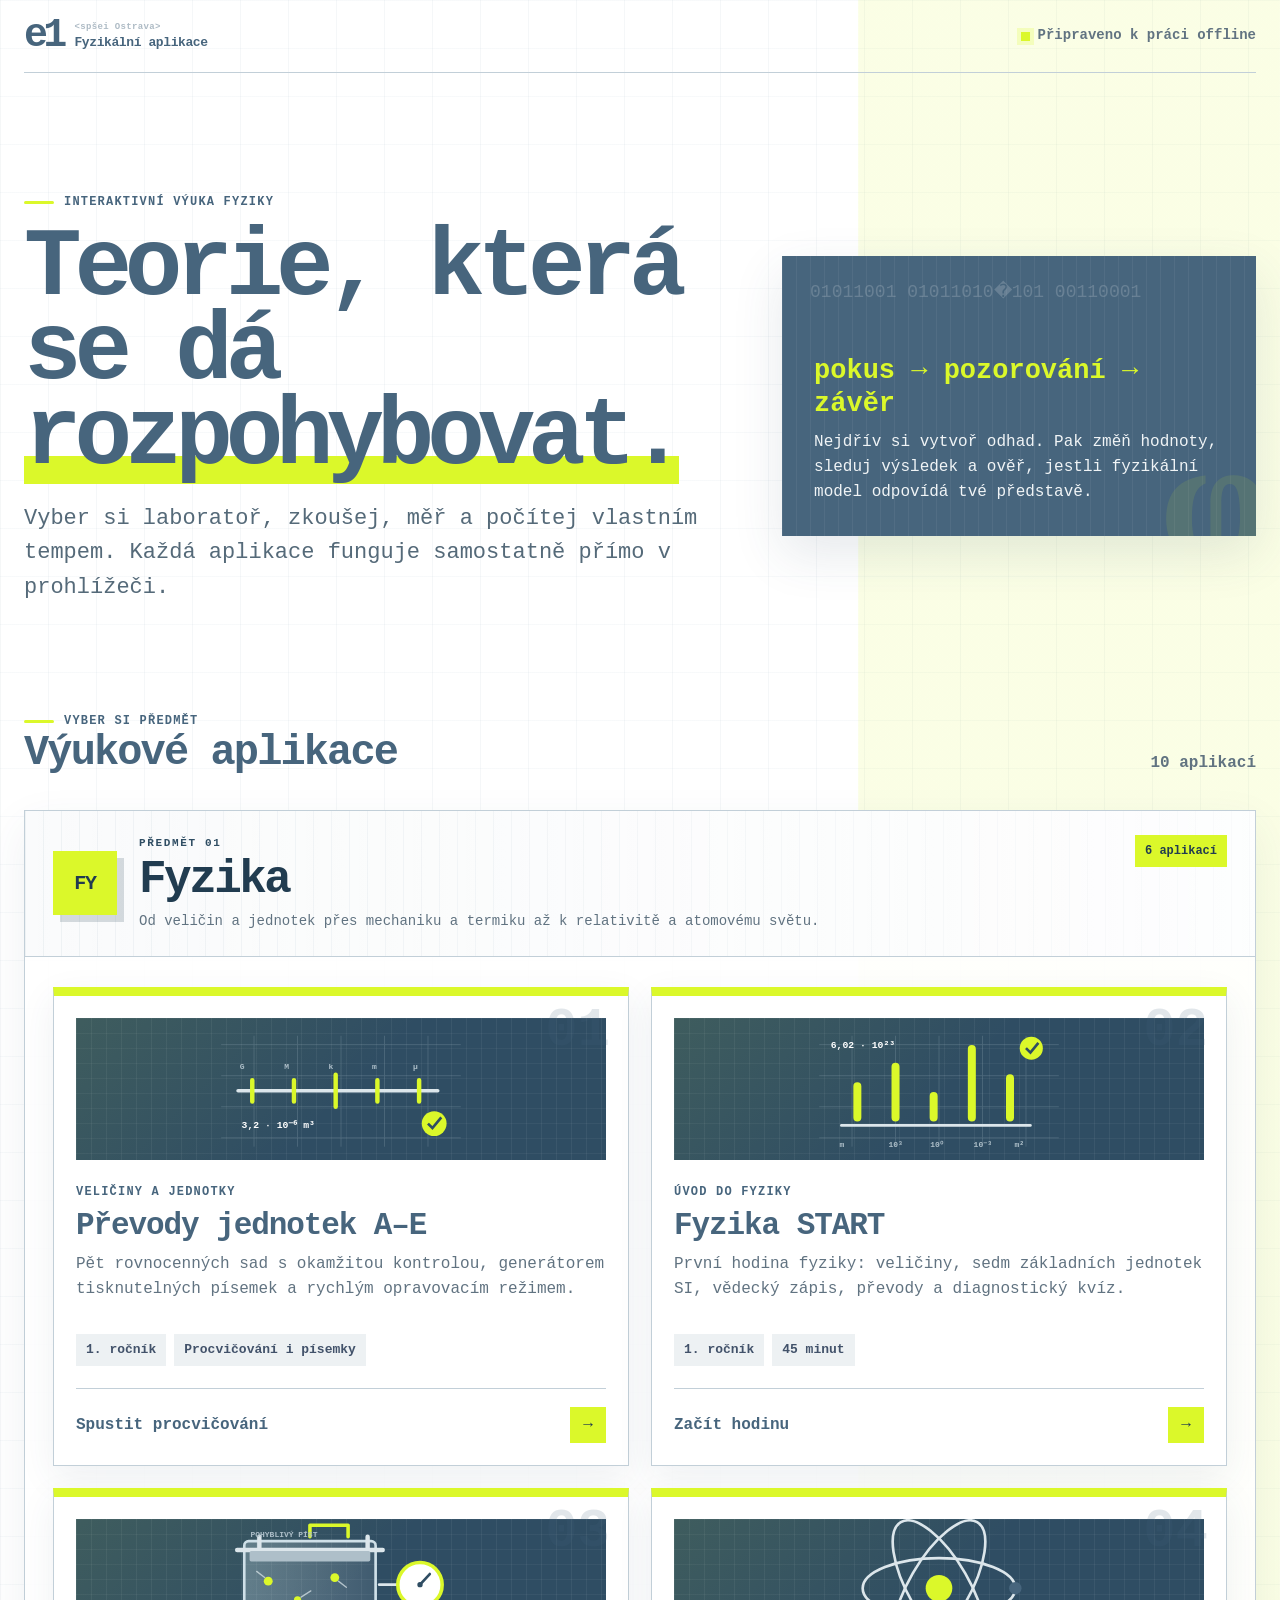
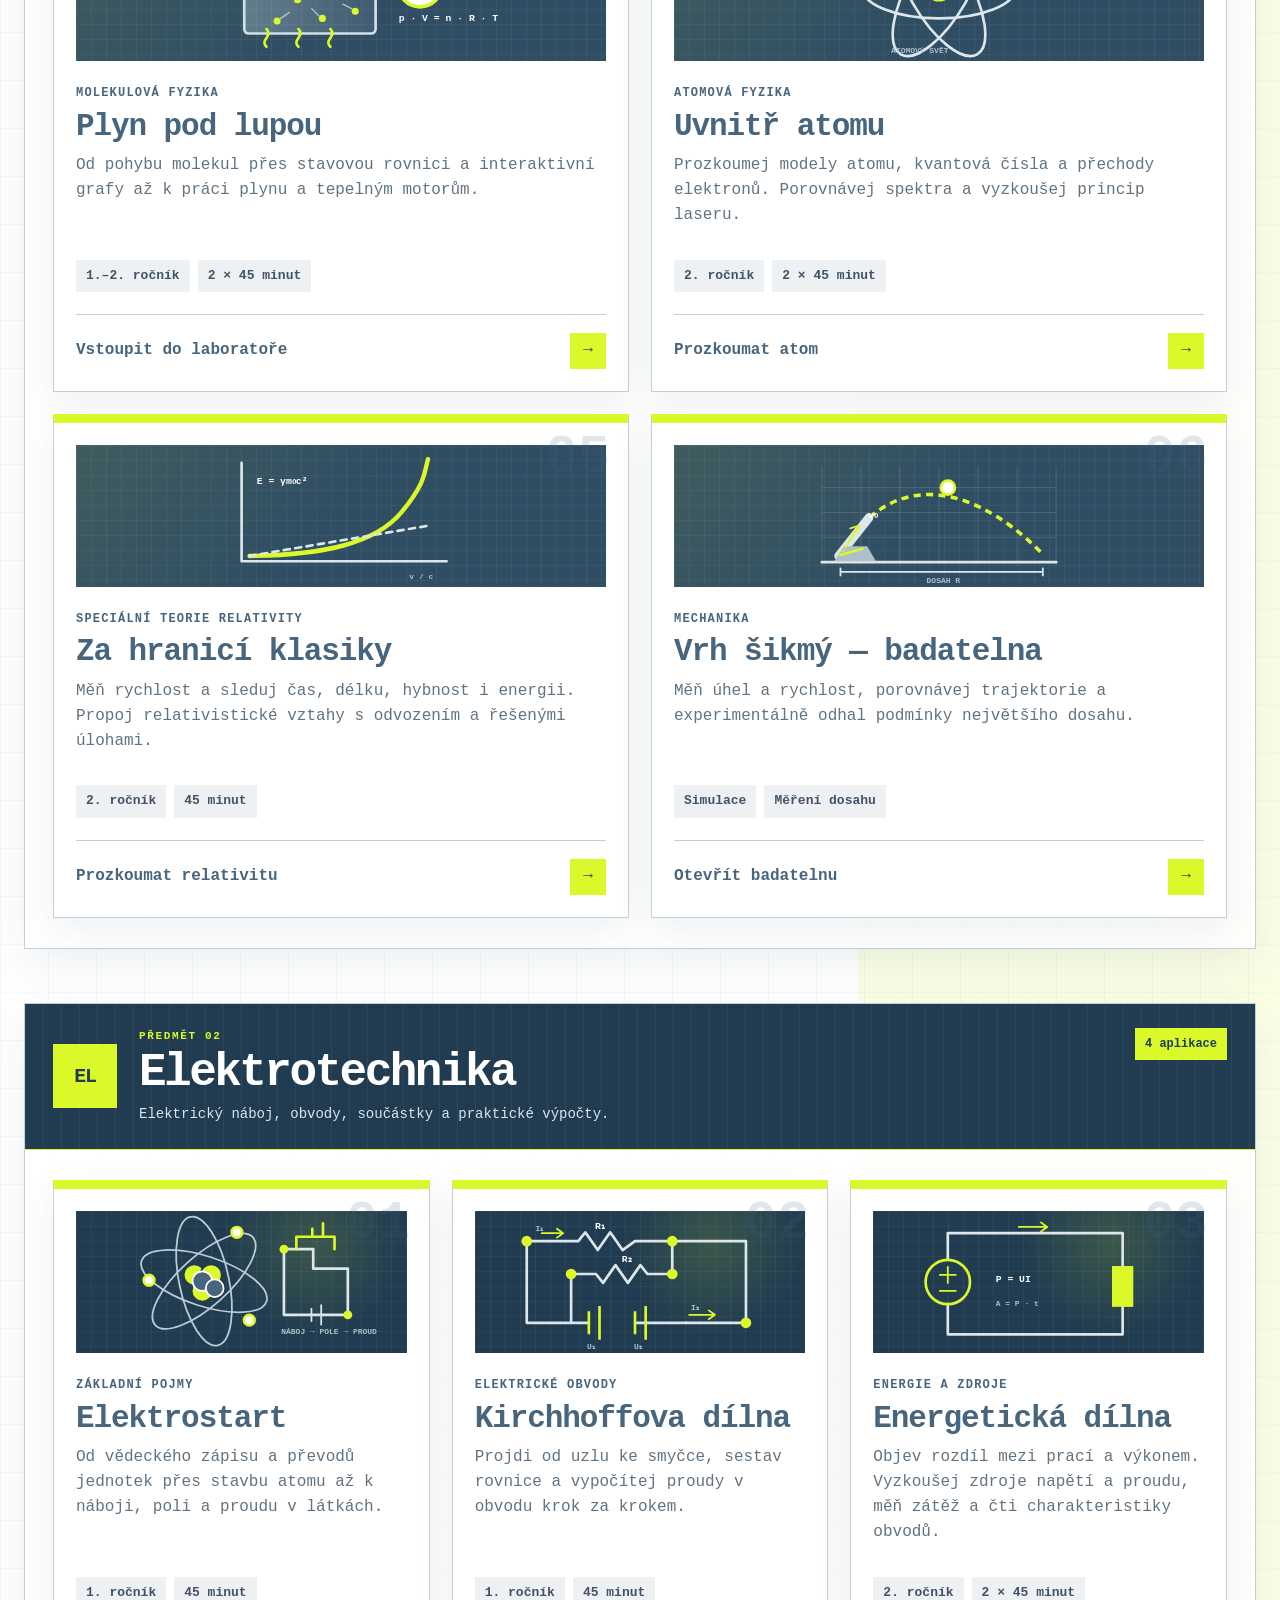
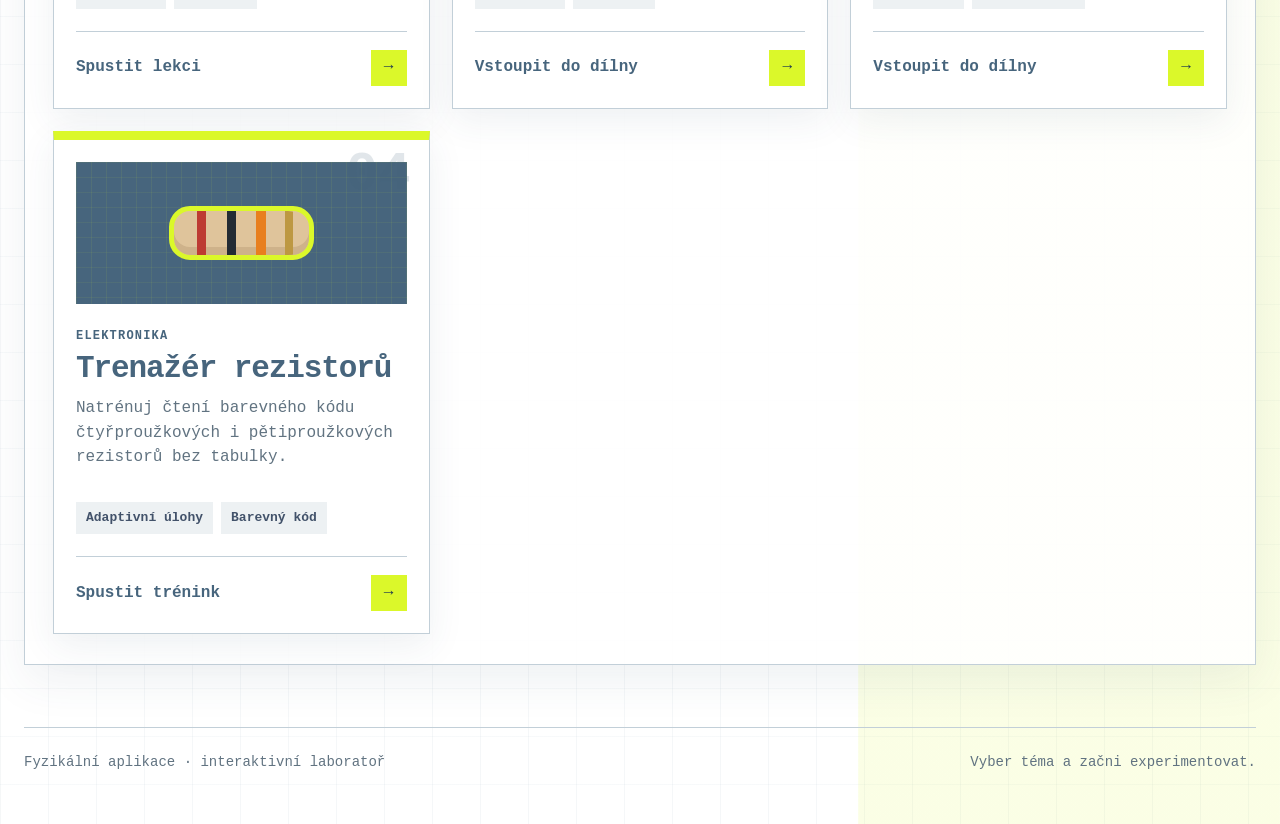
<file: docs/index.html>
<!doctype html>
<html lang="cs">
<head>
  <meta charset="utf-8">
  <meta name="viewport" content="width=device-width, initial-scale=1">
  <meta name="color-scheme" content="light">
  <meta name="description" content="Deset interaktivních výukových aplikací: veličiny a jednotky, mechanika, termika, relativita, atomová fyzika a elektrotechnika.">
  <title>Fyzikální aplikace — rozcestník</title>
  <style>
    :root {
      --ink: #13233a;
      --muted: #637188;
      --paper: #f5f2e9;
      --card: #fffdf8;
      --line: #ddd9cd;
      --navy: #142f50;
      --yellow: #f3c447;
      --cyan: #5cbfc2;
      --violet: #6761d7;
      --orange: #e26a2c;
      --shadow: 0 22px 54px rgba(23, 42, 67, .12);
    }

    * { box-sizing: border-box; }

    html { min-width: 320px; }

    body {
      margin: 0;
      min-height: 100vh;
      color: var(--ink);
      background:
        radial-gradient(circle at 8% 6%, rgba(92, 191, 194, .18), transparent 27rem),
        radial-gradient(circle at 92% 82%, rgba(243, 196, 71, .16), transparent 25rem),
        linear-gradient(90deg, rgba(20, 47, 80, .035) 1px, transparent 1px),
        linear-gradient(rgba(20, 47, 80, .035) 1px, transparent 1px),
        var(--paper);
      background-size: auto, auto, 24px 24px, 24px 24px, auto;
      font-family: "Segoe UI", system-ui, -apple-system, sans-serif;
      line-height: 1.55;
    }

    a { color: inherit; }

    a:focus-visible {
      outline: 4px solid var(--yellow);
      outline-offset: 5px;
    }

    .shell {
      width: min(1160px, calc(100% - 40px));
      margin: 0 auto;
      padding: 28px 0 50px;
    }

    .topbar {
      display: flex;
      align-items: center;
      justify-content: space-between;
      gap: 20px;
      padding-bottom: 26px;
    }

    .brand {
      display: inline-flex;
      align-items: center;
      gap: 11px;
      font-weight: 900;
      letter-spacing: -.025em;
    }

    .brand-mark {
      width: 40px;
      height: 40px;
      display: grid;
      place-items: center;
      border-radius: 12px;
      background: var(--navy);
      color: var(--yellow);
      font: 900 22px/1 Consolas, monospace;
      box-shadow: 0 6px 0 #091d35;
      transform: rotate(-3deg);
    }

    .offline {
      display: inline-flex;
      align-items: center;
      gap: 8px;
      color: var(--muted);
      font-size: 14px;
      font-weight: 700;
    }

    .offline::before {
      content: "";
      width: 9px;
      height: 9px;
      border-radius: 50%;
      background: #248268;
      box-shadow: 0 0 0 4px rgba(36, 130, 104, .12);
    }

    .hero {
      display: grid;
      grid-template-columns: minmax(0, 1.2fr) minmax(300px, .8fr);
      gap: clamp(28px, 6vw, 76px);
      align-items: end;
      padding: clamp(45px, 8vw, 92px) 0 clamp(46px, 7vw, 76px);
    }

    .eyebrow {
      display: inline-flex;
      align-items: center;
      gap: 10px;
      color: #176c8f;
      font-size: 12px;
      font-weight: 900;
      letter-spacing: .13em;
      text-transform: uppercase;
    }

    .eyebrow::before {
      content: "";
      width: 30px;
      height: 3px;
      border-radius: 99px;
      background: var(--yellow);
    }

    h1 {
      max-width: 850px;
      margin: 14px 0 22px;
      font-size: clamp(48px, 8vw, 94px);
      line-height: .94;
      letter-spacing: -.065em;
    }

    h1 span { color: #18709b; }

    .intro {
      margin: 0;
      color: #42526a;
      font-size: clamp(18px, 2vw, 22px);
    }

    .formula-note {
      position: relative;
      overflow: hidden;
      padding: 27px;
      border-radius: 24px;
      color: white;
      background: var(--navy);
      box-shadow: var(--shadow);
      transform: rotate(1deg);
    }

    .formula-note::after {
      content: "φ";
      position: absolute;
      right: -16px;
      bottom: -55px;
      color: rgba(255, 255, 255, .07);
      font: 900 180px/1 Georgia, serif;
    }

    .formula-note strong {
      display: block;
      margin-bottom: 10px;
      color: var(--yellow);
      font: 800 27px/1.2 Consolas, monospace;
    }

    .formula-note p { position: relative; z-index: 1; margin: 0; color: #d5e1ec; }

    .section-head {
      display: flex;
      align-items: end;
      justify-content: space-between;
      gap: 22px;
      margin-bottom: 20px;
    }

    h2 {
      margin: 0;
      font-size: clamp(28px, 4vw, 42px);
      line-height: 1.05;
      letter-spacing: -.045em;
    }

    .count {
      flex: 0 0 auto;
      color: var(--muted);
      font-weight: 750;
    }

    .cards {
      display: grid;
      grid-template-columns: repeat(3, minmax(0, 1fr));
      gap: 18px;
    }

    .card {
      --accent: var(--cyan);
      --soft: #e4f5f3;
      min-width: 0;
      min-height: 430px;
      display: flex;
      flex-direction: column;
      position: relative;
      overflow: hidden;
      padding: 24px;
      border: 1px solid var(--line);
      border-top: 6px solid var(--accent);
      border-radius: 22px;
      background: rgba(255, 253, 248, .94);
      box-shadow: 0 11px 30px rgba(23, 42, 67, .08);
      text-decoration: none;
      transition: transform .2s ease, box-shadow .2s ease, border-color .2s ease;
    }

    .card:hover {
      transform: translateY(-7px);
      border-color: color-mix(in srgb, var(--accent) 45%, var(--line));
      box-shadow: var(--shadow);
    }

    .card-resistor { --accent: var(--violet); --soft: #ecebfd; }
    .card-projectile { --accent: var(--orange); --soft: #fff0e7; }

    .visual {
      height: 132px;
      display: grid;
      place-items: center;
      position: relative;
      overflow: hidden;
      margin-bottom: 23px;
      border-radius: 16px;
      background:
        linear-gradient(rgba(20, 47, 80, .06) 1px, transparent 1px),
        linear-gradient(90deg, rgba(20, 47, 80, .06) 1px, transparent 1px),
        var(--soft);
      background-size: 18px 18px;
    }

    .circuit {
      width: 126px;
      height: 72px;
      position: relative;
      border: 5px solid var(--navy);
      border-radius: 5px;
    }

    .circuit::before,
    .circuit::after {
      content: "";
      position: absolute;
      top: 50%;
      width: 17px;
      height: 17px;
      border-radius: 50%;
      background: var(--accent);
      border: 4px solid white;
      transform: translateY(-50%);
    }

    .circuit::before { left: -12px; }
    .circuit::after { right: -12px; }

    .bolt { color: var(--navy); font-size: 38px; font-weight: 900; }

    .resistor {
      width: 145px;
      height: 54px;
      position: relative;
      border: 5px solid var(--navy);
      border-radius: 21px;
      background: #dfc49b;
      box-shadow: inset 0 -8px rgba(80, 49, 20, .12);
    }

    .resistor::before,
    .resistor::after {
      content: "";
      position: absolute;
      top: 50%;
      width: 62px;
      height: 5px;
      background: var(--navy);
      transform: translateY(-50%);
      z-index: -1;
    }

    .resistor::before { right: 100%; }
    .resistor::after { left: 100%; }

    .bands {
      width: 100%;
      height: 100%;
      background: linear-gradient(90deg, transparent 17%, #bd3b32 17% 24%, transparent 24% 39%, #232b33 39% 46%, transparent 46% 61%, #e87f1e 61% 68%, transparent 68% 82%, #bd9842 82% 88%, transparent 88%);
      border-radius: inherit;
    }

    .trajectory {
      width: 170px;
      height: 85px;
      position: relative;
      overflow: hidden;
      border-bottom: 4px solid var(--navy);
    }

    .trajectory::before {
      content: "";
      position: absolute;
      width: 155px;
      height: 112px;
      left: 1px;
      top: 22px;
      border: 5px dashed var(--accent);
      border-radius: 50% 50% 0 0;
    }

    .trajectory::after {
      content: "";
      position: absolute;
      width: 16px;
      height: 16px;
      left: 4px;
      bottom: 1px;
      border-radius: 50%;
      background: var(--accent);
      box-shadow: 139px 0 0 var(--navy);
    }

    .atom-preview {
      width: 84px;
      height: 84px;
      position: relative;
      border: 4px solid var(--accent);
      border-radius: 50%;
    }

    .atom-preview::before {
      content: "+";
      width: 35px;
      height: 35px;
      position: absolute;
      left: 50%;
      top: 50%;
      display: grid;
      place-items: center;
      border-radius: 50%;
      color: var(--navy);
      background: var(--accent);
      font-weight: 900;
      transform: translate(-50%, -50%);
    }

    .atom-preview::after {
      content: "−";
      width: 24px;
      height: 24px;
      position: absolute;
      right: -10px;
      top: 5px;
      display: grid;
      place-items: center;
      border-radius: 50%;
      color: var(--navy);
      background: white;
      border: 3px solid var(--accent);
      font-weight: 900;
    }

    .tag {
      color: color-mix(in srgb, var(--accent) 80%, #152a43);
      font-size: 12px;
      font-weight: 900;
      letter-spacing: .11em;
      text-transform: uppercase;
    }

    h3 {
      margin: 8px 0 10px;
      font-size: clamp(25px, 2.7vw, 31px);
      line-height: 1.05;
      letter-spacing: -.035em;
    }

    .description { margin: 0 0 22px; color: var(--muted); }

    .meta {
      display: flex;
      flex-wrap: wrap;
      gap: 8px;
      margin-top: auto;
      padding-top: 10px;
    }

    .pill {
      padding: 6px 10px;
      border-radius: 999px;
      background: var(--soft);
      color: #42526a;
      font-size: 13px;
      font-weight: 750;
    }

    .enter {
      display: flex;
      align-items: center;
      justify-content: space-between;
      gap: 12px;
      margin-top: 22px;
      padding-top: 18px;
      border-top: 1px solid var(--line);
      color: var(--navy);
      font-weight: 900;
    }

    .arrow {
      width: 36px;
      height: 36px;
      display: grid;
      place-items: center;
      border-radius: 50%;
      color: white;
      background: var(--accent);
      transition: transform .2s ease;
    }

    .card:hover .arrow { transform: translateX(4px); }

    footer {
      display: flex;
      justify-content: space-between;
      gap: 20px;
      margin-top: 44px;
      padding-top: 24px;
      border-top: 1px solid var(--line);
      color: var(--muted);
      font-size: 14px;
    }

    footer p { margin: 0; }

    @media (max-width: 850px) {
      .hero { grid-template-columns: 1fr; align-items: start; }
      .formula-note { max-width: 560px; transform: none; }
      .cards { grid-template-columns: 1fr; }
      .card { min-height: 0; display: grid; grid-template-columns: 180px 1fr; column-gap: 22px; }
      .visual { grid-row: 1 / span 6; height: 100%; min-height: 260px; margin: 0; }
      .meta { margin-top: 4px; }
    }

    @media (max-width: 580px) {
      .shell { width: min(100% - 26px, 1160px); padding-top: 18px; }
      .offline { font-size: 0; }
      .offline::after { content: "offline"; font-size: 13px; }
      .hero { padding: 44px 0 50px; }
      h1 { font-size: clamp(44px, 16vw, 70px); }
      .section-head { align-items: start; }
      .card { display: flex; padding: 18px; }
      .visual { width: 100%; height: 128px; min-height: 128px; margin-bottom: 20px; }
      footer { flex-direction: column; }
    }

    @media (prefers-reduced-motion: reduce) {
      *, *::before, *::after { scroll-behavior: auto !important; transition: none !important; }
    }
</style>
  <link rel="stylesheet" href="spsei-theme.css?v=20260907-2">
</head>
<body class="home-page">
  <div class="shell">
    <header class="topbar">
      <a class="brand school-lockup" href="index.html" aria-label="SPŠEI Ostrava — fyzikální aplikace">
        <span class="brand-mark school-symbol" aria-hidden="true">e1</span>
        <span class="school-wordmark"><small>&lt;spšei Ostrava&gt;</small><strong>Fyzikální aplikace</strong></span>
      </a>
      <span class="offline">Připraveno k práci offline</span>
    </header>

    <main>
      <section class="hero" aria-labelledby="page-title">
        <div>
          <span class="eyebrow">Interaktivní výuka fyziky</span>
          <h1 id="page-title">Teorie, která se dá <span>rozpohybovat.</span></h1>
          <p class="intro">Vyber si laboratoř, zkoušej, měř a počítej vlastním tempem. Každá aplikace funguje samostatně přímo v prohlížeči.</p>
        </div>
        <aside class="formula-note" aria-label="Princip výukových aplikací">
          <strong>pokus → pozorování → závěr</strong>
          <p>Nejdřív si vytvoř odhad. Pak změň hodnoty, sleduj výsledek a ověř, jestli fyzikální model odpovídá tvé představě.</p>
        </aside>
      </section>

      <section class="catalog" aria-labelledby="applications-title">
        <div class="section-head">
          <div>
            <span class="eyebrow">Vyber si předmět</span>
            <h2 id="applications-title">Výukové aplikace</h2>
          </div>
          <span class="count">10 aplikací</span>
        </div>

        <section class="subject subject-physics" aria-labelledby="physics-title">
          <header class="subject-head">
            <span class="subject-code" aria-hidden="true">FY</span>
            <div>
              <span class="subject-kicker">Předmět 01</span>
              <h3 class="subject-title" id="physics-title">Fyzika</h3>
              <p class="subject-description">Od veličin a jednotek přes mechaniku a termiku až k relativitě a atomovému světu.</p>
            </div>
            <span class="subject-count">6 aplikací</span>
          </header>

          <div class="cards">
            <a class="card" href="prevody-jednotek-trenazer.html" aria-label="Otevřít trenažér převodů jednotek A až E">
              <div class="visual visual-physics" aria-hidden="true">
                <svg viewBox="0 0 320 160" role="img">
                  <g stroke="#9bb0bd" stroke-width="1" opacity=".28"><path d="M25 30h270M25 65h270M25 100h270M25 135h270M62 20v125M111 20v125M160 20v125M209 20v125M258 20v125"/></g>
                  <path d="M44 82h225" class="diagram-line" stroke-width="4"/>
                  <path d="M60 70v24M107 70v24M154 64v36M201 70v24M248 70v24" class="diagram-line diagram-accent" stroke-width="5"/>
                  <text x="46" y="57" class="diagram-muted">G</text><text x="96" y="57" class="diagram-muted">M</text><text x="146" y="57" class="diagram-muted">k</text><text x="195" y="57" class="diagram-muted">m</text><text x="241" y="57" class="diagram-muted">μ</text>
                  <text x="48" y="124" class="diagram-text">3,2 · 10⁻⁶ m³</text>
                  <circle cx="265" cy="119" r="14" fill="#dbf82a"/><path d="M258 119l5 5 10-12" fill="none" stroke="#2f4d63" stroke-width="3"/>
                </svg>
              </div>
              <span class="tag">Veličiny a jednotky</span>
              <h3>Převody jednotek A–E</h3>
              <p class="description">Pět rovnocenných sad s okamžitou kontrolou, generátorem tisknutelných písemek a rychlým opravovacím režimem.</p>
              <div class="meta"><span class="pill">1. ročník</span><span class="pill">Procvičování i písemky</span></div>
              <span class="enter">Spustit procvičování <span class="arrow" aria-hidden="true">→</span></span>
            </a>

            <a class="card" href="fyzika-start-jednotky.html" aria-label="Otevřít Fyzika START — úvod, veličiny, jednotky SI a převody">
              <div class="visual visual-physics" aria-hidden="true">
                <svg viewBox="0 0 320 160" role="img">
                  <g stroke="#9bb0bd" stroke-width="1" opacity=".28"><path d="M25 30h270M25 65h270M25 100h270M25 135h270M62 20v125M111 20v125M160 20v125M209 20v125M258 20v125"/></g>
                  <path d="M50 121h213" class="diagram-line" stroke-width="3"/>
                  <path d="M68 112V77M111 112V55M154 112V88M197 112V35M240 112V68" class="diagram-line diagram-accent" stroke-width="9"/>
                  <text x="48" y="145" class="diagram-muted">m</text><text x="103" y="145" class="diagram-muted">10³</text><text x="150" y="145" class="diagram-muted">10⁰</text><text x="199" y="145" class="diagram-muted">10⁻³</text><text x="245" y="145" class="diagram-muted">m²</text>
                  <text x="38" y="34" class="diagram-text">6,02 · 10²³</text>
                  <circle cx="264" cy="34" r="13" fill="#dbf82a"/><path d="M258 34l5 5 9-11" fill="none" stroke="#2f4d63" stroke-width="3"/>
                </svg>
              </div>
              <span class="tag">Úvod do fyziky</span>
              <h3>Fyzika START</h3>
              <p class="description">První hodina fyziky: veličiny, sedm základních jednotek SI, vědecký zápis, převody a diagnostický kvíz.</p>
              <div class="meta"><span class="pill">1. ročník</span><span class="pill">45 minut</span></div>
              <span class="enter">Začít hodinu <span class="arrow" aria-hidden="true">→</span></span>
            </a>

            <a class="card" href="idealni-plyn.html" aria-label="Otevřít Plyn pod lupou — stavová rovnice a děje v ideálním plynu">
              <div class="visual visual-physics" aria-hidden="true">
                <svg viewBox="0 0 320 160" role="img">
                  <defs>
                    <linearGradient id="gasGlass" x1="0" x2="1"><stop stop-color="#d8eef4" stop-opacity=".28"/><stop offset="1" stop-color="#fff" stop-opacity=".08"/></linearGradient>
                  </defs>
                  <rect x="51" y="25" width="148" height="104" rx="5" fill="url(#gasGlass)" stroke="#cfe0e8" stroke-width="3"/>
                  <path d="M43 35h164M68 20v19M190 20v19" class="diagram-line" stroke-width="5"/>
                  <rect x="57" y="36" width="136" height="12" rx="2" fill="#aebfc9"/>
                  <path d="M125 20V7h43v13" class="diagram-line diagram-accent" stroke-width="4"/>
                  <g fill="#dbf82a">
                    <circle cx="78" cy="70" r="5"/><circle cx="111" cy="91" r="4"/><circle cx="153" cy="66" r="5"/><circle cx="176" cy="104" r="4"/><circle cx="88" cy="115" r="4"/><circle cx="139" cy="112" r="4"/>
                  </g>
                  <g class="diagram-line" stroke-width="1.5" opacity=".72"><path d="M74 66l-9-7M115 88l11-7M157 70l9 7M172 101l-10-5M92 112l10-7M135 109l-8-8"/></g>
                  <path d="M203 74h23" class="diagram-line" stroke-width="3"/>
                  <circle cx="249" cy="74" r="25" fill="#fff" stroke="#dbf82a" stroke-width="4"/>
                  <path d="M249 74l11-12" stroke="#2f4d63" stroke-width="3" stroke-linecap="round"/>
                  <circle cx="249" cy="74" r="3" fill="#2f4d63"/>
                  <path d="M76 144c-8-8 8-12 0-20M112 144c-8-8 8-12 0-20M148 144c-8-8 8-12 0-20" class="diagram-line diagram-accent" stroke-width="3"/>
                  <text x="225" y="115" class="diagram-text">p · V = n · R · T</text>
                  <text x="58" y="20" class="diagram-muted">POHYBLIVÝ PÍST</text>
                </svg>
              </div>
              <span class="tag">Molekulová fyzika</span>
              <h3>Plyn pod lupou</h3>
              <p class="description">Od pohybu molekul přes stavovou rovnici a interaktivní grafy až k práci plynu a tepelným motorům.</p>
              <div class="meta"><span class="pill">1.–2. ročník</span><span class="pill">2 × 45 minut</span></div>
              <span class="enter">Vstoupit do laboratoře <span class="arrow" aria-hidden="true">→</span></span>
            </a>

            <a class="card" href="atomova-fyzika.html" aria-label="Otevřít Uvnitř atomu — modely atomu, kvantová čísla, spektra a laser">
              <div class="visual visual-physics" aria-hidden="true">
                <svg viewBox="0 0 320 160" role="img">
                  <ellipse cx="160" cy="78" rx="86" ry="34" class="diagram-line" stroke-width="3" fill="none"/>
                  <ellipse cx="160" cy="78" rx="86" ry="34" class="diagram-line" stroke-width="3" fill="none" transform="rotate(60 160 78)"/>
                  <ellipse cx="160" cy="78" rx="86" ry="34" class="diagram-line" stroke-width="3" fill="none" transform="rotate(-60 160 78)"/>
                  <circle cx="160" cy="78" r="15" fill="#dbf82a"/>
                  <circle cx="246" cy="78" r="7" fill="#47657d"/>
                  <text x="106" y="151" class="diagram-muted">ATOMOVÝ SVĚT</text>
                </svg>
              </div>
              <span class="tag">Atomová fyzika</span>
              <h3>Uvnitř atomu</h3>
              <p class="description">Prozkoumej modely atomu, kvantová čísla a přechody elektronů. Porovnávej spektra a vyzkoušej princip laseru.</p>
              <div class="meta"><span class="pill">2. ročník</span><span class="pill">2 × 45 minut</span></div>
              <span class="enter">Prozkoumat atom <span class="arrow" aria-hidden="true">→</span></span>
            </a>

            <a class="card" href="relativisticka-dynamika.html" aria-label="Otevřít Za hranicí klasiky — relativistická dynamika, hmotnost a energie">
              <div class="visual visual-physics" aria-hidden="true">
                <svg viewBox="0 0 320 160" role="img">
                  <path d="M48 20v111h231" class="diagram-line" stroke-width="3" fill="none"/>
                  <path d="M57 125C140 124 199 111 228 76S254 29 258 16" class="diagram-line diagram-accent" stroke-width="5" fill="none"/>
                  <path d="M57 125L258 91" class="diagram-line" stroke-width="3" stroke-dasharray="7 6" fill="none"/>
                  <text x="65" y="44" class="diagram-text">E = γm₀c²</text>
                  <text x="237" y="151" class="diagram-muted">v / c</text>
                </svg>
              </div>
              <span class="tag">Speciální teorie relativity</span>
              <h3>Za hranicí klasiky</h3>
              <p class="description">Měň rychlost a sleduj čas, délku, hybnost i energii. Propoj relativistické vztahy s odvozením a řešenými úlohami.</p>
              <div class="meta"><span class="pill">2. ročník</span><span class="pill">45 minut</span></div>
              <span class="enter">Prozkoumat relativitu <span class="arrow" aria-hidden="true">→</span></span>
            </a>

            <a class="card card-projectile" href="vrh-sikmy-badatelna.html" aria-label="Otevřít badatelnu šikmého vrhu">
              <div class="visual visual-physics" aria-hidden="true">
                <svg viewBox="0 0 320 160" role="img">
                  <g stroke="#9bb0bd" stroke-width="1" opacity=".28"><path d="M28 24v112M72 24v112M116 24v112M160 24v112M204 24v112M248 24v112M292 24v112M28 48h264M28 76h264M28 104h264M28 132h264"/></g>
                  <path d="M28 132h264" class="diagram-line" stroke-width="3"/>
                  <path d="M48 126C95 37 184 29 277 123" fill="none" stroke="#dbf82a" stroke-width="4" stroke-dasharray="8 6"/>
                  <circle cx="170" cy="48" r="8" fill="#fff" stroke="#dbf82a" stroke-width="3"/>
                  <path d="M47 125l34-43" class="diagram-line" stroke-width="10"/>
                  <path d="M42 131h47l-10-17H53z" fill="#aebfc9"/>
                  <path d="M49 124l25-7" class="diagram-line diagram-accent" stroke-width="3"/>
                  <path d="M52 120l18-30" class="diagram-line diagram-accent" stroke-width="2"/>
                  <path d="M69 91l-1 9M69 91l-9 3" class="diagram-line diagram-accent" stroke-width="2"/>
                  <path d="M49 143h228M49 139v8M277 139v8" class="diagram-line" stroke-width="2"/>
                  <text x="146" y="155" class="diagram-muted">DOSAH R</text>
                  <text x="80" y="82" class="diagram-text">v₀</text>
                  <text x="52" y="120" class="diagram-muted">α</text>
                </svg>
              </div>
              <span class="tag">Mechanika</span>
              <h3>Vrh šikmý — badatelna</h3>
              <p class="description">Měň úhel a rychlost, porovnávej trajektorie a experimentálně odhal podmínky největšího dosahu.</p>
              <div class="meta"><span class="pill">Simulace</span><span class="pill">Měření dosahu</span></div>
              <span class="enter">Otevřít badatelnu <span class="arrow" aria-hidden="true">→</span></span>
            </a>
          </div>
        </section>

        <section class="subject subject-electro" aria-labelledby="electrical-title">
          <header class="subject-head">
            <span class="subject-code" aria-hidden="true">EL</span>
            <div>
              <span class="subject-kicker">Předmět 02</span>
              <h3 class="subject-title" id="electrical-title">Elektrotechnika</h3>
              <p class="subject-description">Elektrický náboj, obvody, součástky a praktické výpočty.</p>
            </div>
            <span class="subject-count">4 aplikace</span>
          </header>

          <div class="cards">
            <a class="card" href="uvod-do-elektrotechniky.html" aria-label="Otevřít Elektrostart — úvod do elektrotechniky">
              <div class="visual visual-electro" aria-hidden="true">
                <svg viewBox="0 0 320 160" role="img">
                  <g transform="translate(118 79)" fill="none" stroke="#cbdbe3" stroke-width="2" opacity=".9">
                    <ellipse rx="74" ry="28" transform="rotate(18)"/>
                    <ellipse rx="74" ry="28" transform="rotate(78)"/>
                    <ellipse rx="74" ry="28" transform="rotate(138)"/>
                  </g>
                  <g fill="#dbf82a" stroke="#213c50" stroke-width="2"><circle cx="107" cy="72" r="12"/><circle cx="126" cy="72" r="12"/><circle cx="116" cy="90" r="12"/></g>
                  <g fill="#47657d" stroke="#fff" stroke-width="2"><circle cx="116" cy="79" r="11"/><circle cx="130" cy="87" r="10"/></g>
                  <g fill="#fff" stroke="#dbf82a" stroke-width="3"><circle cx="56" cy="78" r="6"/><circle cx="155" cy="24" r="6"/><circle cx="169" cy="123" r="6"/></g>
                  <path d="M208 43h33v22h39v52h-72z" class="diagram-line" stroke-width="3"/>
                  <path d="M222 43V29h43v14M240 29v-9M252 29V14" class="diagram-line diagram-accent" stroke-width="3"/>
                  <circle cx="208" cy="43" r="5" fill="#dbf82a"/><circle cx="280" cy="117" r="5" fill="#dbf82a"/>
                  <path d="M227 117h34M239 110v14M250 106v22" class="diagram-line" stroke-width="2"/>
                  <text x="205" y="139" class="diagram-muted">NÁBOJ → POLE → PROUD</text>
                </svg>
              </div>
              <span class="tag">Základní pojmy</span>
              <h3>Elektrostart</h3>
              <p class="description">Od vědeckého zápisu a převodů jednotek přes stavbu atomu až k náboji, poli a proudu v látkách.</p>
              <div class="meta"><span class="pill">1. ročník</span><span class="pill">45 minut</span></div>
              <span class="enter">Spustit lekci <span class="arrow" aria-hidden="true">→</span></span>
            </a>

            <a class="card" href="kirchhoffova-dilna.html" aria-label="Otevřít Kirchhoffovu dílnu">
              <div class="visual visual-electro" aria-hidden="true">
                <svg viewBox="0 0 320 160" role="img">
                  <g class="diagram-line" stroke-width="3">
                    <path d="M32 34h58l8-10 14 20 14-20 14 20 14-10h42"/>
                    <path d="M196 34h83v92h-67"/>
                    <path d="M32 34v92h70M154 126h58"/>
                    <path d="M196 34v37h-28l-8-10-14 20-14-20-14 20-8-10H82v55"/>
                  </g>
                  <g stroke="#dbf82a" stroke-width="3"><path d="M102 113v26M114 107v38"/><path d="M154 113v26M166 107v38"/></g>
                  <g fill="#dbf82a"><circle cx="32" cy="34" r="6"/><circle cx="196" cy="34" r="6"/><circle cx="82" cy="71" r="6"/><circle cx="196" cy="71" r="6"/><circle cx="279" cy="126" r="6"/></g>
                  <g class="diagram-line diagram-accent" stroke-width="2"><path d="M49 25h23M66 20l7 5-7 5"/><path d="M215 117h28M237 112l7 5-7 5"/></g>
                  <text x="109" y="20" class="diagram-text">R₁</text><text x="139" y="57" class="diagram-text">R₂</text>
                  <text x="42" y="23" class="diagram-muted">I₁</text><text x="217" y="112" class="diagram-muted">I₂</text>
                  <text x="100" y="155" class="diagram-muted">U₁</text><text x="153" y="155" class="diagram-muted">U₂</text>
                </svg>
              </div>
              <span class="tag">Elektrické obvody</span>
              <h3>Kirchhoffova dílna</h3>
              <p class="description">Projdi od uzlu ke smyčce, sestav rovnice a vypočítej proudy v obvodu krok za krokem.</p>
              <div class="meta"><span class="pill">1. ročník</span><span class="pill">45 minut</span></div>
              <span class="enter">Vstoupit do dílny <span class="arrow" aria-hidden="true">→</span></span>
            </a>

            <a class="card" href="energeticka-dilna.html" aria-label="Otevřít Energetickou dílnu — práce, výkon a zdroje stejnosměrného proudu">
              <div class="visual visual-electro" aria-hidden="true">
                <svg viewBox="0 0 320 160" role="img">
                  <path d="M58 54V25H255V62M255 108V139H58V105" class="diagram-line" stroke-width="3" fill="none"/>
                  <circle cx="58" cy="80" r="25" class="diagram-line diagram-accent" stroke-width="3" fill="none"/>
                  <path d="M49 72h18M58 63v18M49 90h18" class="diagram-line diagram-accent" stroke-width="2"/>
                  <rect x="243" y="62" width="24" height="46" fill="#dbf82a"/>
                  <path d="M138 18h32l-7-5m7 5-7 5" class="diagram-line diagram-accent" stroke-width="2" fill="none"/>
                  <text x="112" y="80" class="diagram-text">P = UI</text>
                  <text x="112" y="107" class="diagram-muted">A = P · t</text>
                </svg>
              </div>
              <span class="tag">Energie a zdroje</span>
              <h3>Energetická dílna</h3>
              <p class="description">Objev rozdíl mezi prací a výkonem. Vyzkoušej zdroje napětí a proudu, měň zátěž a čti charakteristiky obvodů.</p>
              <div class="meta"><span class="pill">2. ročník</span><span class="pill">2 × 45 minut</span></div>
              <span class="enter">Vstoupit do dílny <span class="arrow" aria-hidden="true">→</span></span>
            </a>

            <a class="card card-resistor" href="trenazer-rezistoru.html" aria-label="Otevřít trenažér rezistorů">
              <div class="visual" aria-hidden="true"><div class="resistor"><div class="bands"></div></div></div>
              <span class="tag">Elektronika</span>
              <h3>Trenažér rezistorů</h3>
              <p class="description">Natrénuj čtení barevného kódu čtyřproužkových i pětiproužkových rezistorů bez tabulky.</p>
              <div class="meta"><span class="pill">Adaptivní úlohy</span><span class="pill">Barevný kód</span></div>
              <span class="enter">Spustit trénink <span class="arrow" aria-hidden="true">→</span></span>
            </a>
          </div>
        </section>
      </section>
    </main>

    <footer>
      <p>Fyzikální aplikace · interaktivní laboratoř</p>
      <p>Vyber téma a začni experimentovat.</p>
    </footer>
  </div>
</body>
</html>
</file>
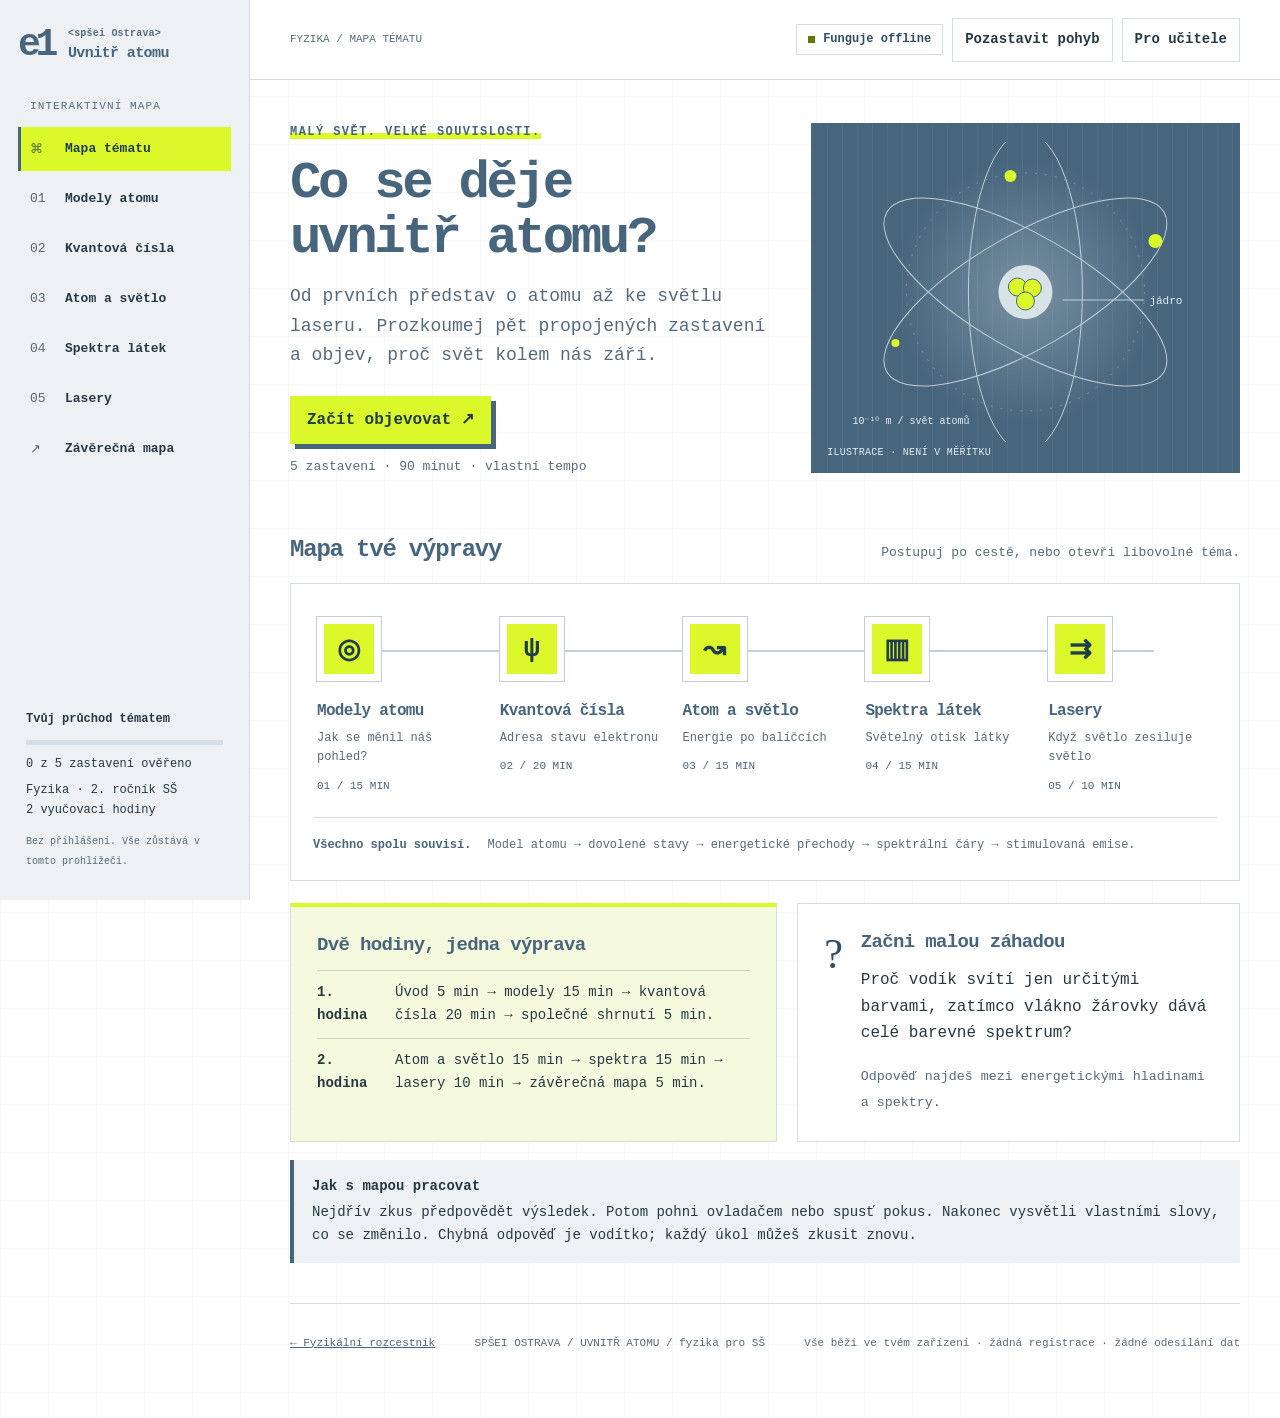
<file: docs/atomova-fyzika.html>
<!doctype html>
<html lang="cs">
<head>
<meta charset="utf-8">
<meta name="viewport" content="width=device-width,initial-scale=1">
<meta name="description" content="Offline interaktivní mapa atomové fyziky pro 2. ročník SŠ. Modely atomu, kvantová čísla, světlo, spektra a lasery.">
<meta http-equiv="Content-Security-Policy" content="default-src 'none'; script-src 'unsafe-inline'; style-src 'unsafe-inline'; img-src data:; connect-src 'none'; font-src 'none'; base-uri 'none'; form-action 'none'">
<title>Uvnitř atomu · Interaktivní mapa fyziky</title>
<style>
:root{--paper:#f4f3ed;--white:#fffefa;--ink:#183a3b;--muted:#5c706c;--line:#d5ddd3;--teal:#47657d;--lime:#dbf82a;--orange:#dc6b40;--blue:#437bac;--violet:#7964b3;--radius:20px;--shadow:0 14px 38px #173e3510}
*{box-sizing:border-box}html{scroll-behavior:auto}body{margin:0;background:var(--paper);color:var(--ink);font:16px/1.65 'Segoe UI',system-ui,sans-serif}button,input,select,textarea{font:inherit}button,a,input,select,summary{touch-action:manipulation}button{cursor:pointer}button:disabled{cursor:default;opacity:.6}button:focus-visible,a:focus-visible,input:focus-visible,select:focus-visible,summary:focus-visible,textarea:focus-visible{outline:3px solid var(--orange);outline-offset:4px}button{border:1px solid var(--line);border-radius:10px;padding:10px 16px;background:var(--white);color:var(--ink);font-weight:650;min-height:44px}button:hover{border-color:var(--teal);background:#eaf0e5}button.primary{background:var(--teal);border-color:var(--teal);color:white}button.primary:hover{background:#155541}button.small{padding:7px 12px;font-size:14px}a{color:var(--teal)}p{margin:.5em 0 1em}h1,h2,h3,h4{line-height:1.15;margin:0 0 .65em;letter-spacing:-.025em}h1,h2{font-family:Georgia,'Times New Roman',serif;font-weight:500}h1{font-size:clamp(40px,4.5vw,65px)}h2{font-size:clamp(30px,3.3vw,45px)}h3{font-size:22px}h4{font-size:17px}small,.muted{color:var(--muted)}.mono{font-family:Consolas,monospace}.eyebrow{text-transform:uppercase;letter-spacing:.16em;font-size:12px;font-weight:750;color:var(--teal)}.tag{display:inline-flex;align-items:center;gap:8px;border:1px solid var(--line);border-radius:30px;font-size:12px;padding:5px 11px;font-weight:650;white-space:nowrap}.tag i{width:7px;height:7px;background:var(--teal);border-radius:50%}.skip{position:fixed;left:20px;top:-80px;z-index:100;background:white;padding:15px}.skip:focus{top:10px}
.rail{position:fixed;inset:0 auto 0 0;width:238px;background:#e9eee4;border-right:1px solid var(--line);padding:28px 20px;display:flex;flex-direction:column;z-index:10}.brand{display:flex;gap:11px;align-items:center;font-size:20px;font-weight:750;letter-spacing:-.04em}.brand svg{width:36px;height:36px}.rail-label{font-size:11px;letter-spacing:.14em;text-transform:uppercase;color:var(--muted);margin:35px 12px 12px}.nav{display:grid;gap:6px}.nav button{border:0;background:transparent;text-align:left;display:flex;gap:11px;align-items:center;padding:11px 12px;font-size:14px;font-weight:550}.nav button[aria-current=page]{background:var(--teal);color:white}.nav .num{width:24px;font:13px Consolas,monospace;opacity:.75}.nav .tick{margin-left:auto;font-size:13px}.rail-bottom{margin-top:auto;padding:28px 10px 0;font-size:12px}.progress-track{height:5px;background:#d0daca;border-radius:4px;margin:10px 0}.progress-fill{height:100%;background:var(--teal);border-radius:4px;width:0;transition:width .3s}.mobile-head{display:none}.page{margin-left:238px}.topbar{height:80px;border-bottom:1px solid var(--line);display:flex;align-items:center;justify-content:space-between;gap:15px;padding:0 40px}.crumb{font-size:13px;color:var(--muted)}.top-actions{display:flex;gap:9px;align-items:center}.main{max-width:1320px;margin:auto;padding:38px 40px 65px}.main:focus{outline:none}.view[hidden]{display:none!important}.hero{display:grid;grid-template-columns:1.15fr 1fr;align-items:center;gap:30px}.hero h1{margin:.22em 0 .3em}.hero .intro{max-width:540px;color:var(--muted);font-size:18px}.hero-actions{display:flex;gap:12px;align-items:center;margin-top:25px;flex-wrap:wrap}.hero-art{position:relative;min-width:0}.hero-art svg{display:block;width:100%;height:300px}.hero-art .art-label{position:absolute;right:10px;bottom:0;font-size:11px;letter-spacing:.1em;color:var(--muted)}.orbit{transform-origin:200px 150px;animation:orbit 25s linear infinite}.orbit.reverse{animation-direction:reverse;animation-duration:32s}.pulse{animation:pulse 3s ease-in-out infinite}@keyframes orbit{to{transform:rotate(360deg)}}@keyframes pulse{50%{opacity:.45}}.paused *{animation-play-state:paused!important}.section-top{display:flex;align-items:end;justify-content:space-between;gap:20px;margin:36px 0 20px}.section-top h2{font-family:inherit;font-size:24px;font-weight:650;margin:0}.section-top p{margin:0;font-size:13px;color:var(--muted)}
.map{background:var(--white);border:1px solid var(--line);border-radius:var(--radius);padding:30px;position:relative;box-shadow:var(--shadow)}.map-track{position:absolute;height:2px;left:9%;right:9%;top:71px;background:var(--line)}.map-nodes{display:grid;grid-template-columns:repeat(5,1fr);gap:14px;position:relative}.map-node{border:0;background:transparent;text-align:left;padding:0 6px;min-width:0;border-radius:8px}.map-node:hover{background:#eef3e8}.node-icon{display:grid;place-items:center;width:64px;height:64px;border-radius:50%;background:#e5ede0;border:7px solid var(--white);outline:1px solid var(--line);font:26px Georgia;margin:8px 0 20px}.map-node:nth-child(2) .node-icon{background:#ede5f6;color:#6d55a1}.map-node:nth-child(3) .node-icon{background:#fae8ce;color:#a55826}.map-node:nth-child(4) .node-icon{background:#dcebf3;color:#396f96}.map-node:nth-child(5) .node-icon{background:#f4deda;color:#a74740}.node-title{display:block;font-size:17px;line-height:1.3;margin-bottom:7px}.node-sub{display:block;color:var(--muted);font-size:12px;font-weight:400}.node-time{display:block;font:11px Consolas,monospace;color:var(--teal);margin-top:12px}.map-caption{display:flex;gap:16px;align-items:center;margin-top:25px;padding-top:18px;border-top:1px solid var(--line);font-size:13px;color:var(--muted)}.map-caption b{color:var(--ink)}.overview-bottom{display:grid;grid-template-columns:1.1fr 1fr;gap:20px;margin-top:22px}.card{background:var(--white);border:1px solid var(--line);border-radius:var(--radius);padding:26px;box-shadow:var(--shadow)}.card.accent{background:#e5eddc}.card h3{font-size:19px}.card p:last-child{margin-bottom:0}.route-row{display:grid;grid-template-columns:68px 1fr;gap:10px;font-size:14px;padding:10px 0;border-top:1px solid #c9d7c0}.route-row span:first-child{font-weight:700}.question-card{display:flex;gap:18px;align-items:start}.question-symbol{font:42px Georgia;color:var(--orange)}.chapter-head{max-width:810px;margin-bottom:28px}.chapter-head h1{font-size:clamp(36px,4vw,53px);margin:.25em 0}.chapter-head p{font-size:18px;color:var(--muted)}.chapter-meta{display:flex;gap:10px;flex-wrap:wrap}.lead-grid{display:grid;grid-template-columns:1fr 1fr;gap:22px;margin-bottom:24px}.concept{padding:24px;border-left:3px solid var(--teal);background:#e7eddf;border-radius:0 14px 14px 0}.concept h3{font-size:17px}.concept p{margin-bottom:0}.lab{background:var(--white);border:1px solid var(--line);border-radius:var(--radius);overflow:hidden;box-shadow:var(--shadow);margin:25px 0}.lab-top{display:flex;align-items:center;gap:13px;padding:17px 25px;border-bottom:1px solid var(--line);font-size:14px}.lab-top .lab-index{background:var(--lime);padding:3px 8px;border-radius:6px;font:12px Consolas,monospace}.lab-body{display:grid;grid-template-columns:minmax(0,1.12fr) minmax(0,1fr)}.lab-visual{background:#213c50;color:#e9f4e7;min-height:350px;padding:25px;display:flex;flex-direction:column;justify-content:center;position:relative}.lab-visual svg{display:block;width:100%;height:auto;max-height:330px}.lab-visual canvas{width:100%;height:auto;aspect-ratio:900/520;display:block}.lab-visual .caption{color:#b8cec3;font-size:12px;margin:12px 0 0}.lab-controls{padding:25px}.lab-controls h3{font-size:20px}.tabs,.button-row{display:flex;gap:8px;flex-wrap:wrap}.tabs{margin-bottom:20px}.tabs button{font-size:13px;padding:8px 11px}.tabs button[aria-pressed=true]{background:var(--teal);border-color:var(--teal);color:white}.lab-visual .tabs button{background:#21484a;border-color:#456564;color:#ecf5e7}.lab-visual .tabs button[aria-pressed=true]{background:var(--lime);color:#183a3b}.explanation{font-size:15px}.callout{padding:15px 18px;border-radius:12px;background:#f5efdf;font-size:14px;margin:18px 0}.callout strong{display:block;margin-bottom:3px}.callout.blue{background:#e9eff7}.callout.green{background:#e5eddc}.feedback{padding:15px 17px;background:#edf1e8;border-left:3px solid var(--teal);border-radius:6px;font-size:14px;margin:15px 0 0;min-height:50px}.feedback:empty{display:none}.feedback.bad{background:#fbebdf;border-color:#bc602e}.feedback.good{background:#e2efdf;border-color:#317342}.controls-grid{display:grid;grid-template-columns:1fr 1fr;gap:13px;margin:15px 0}label{display:block;font-size:13px;font-weight:650}input[type=number],select,textarea{width:100%;padding:10px 12px;border:1px solid #bccbbb;border-radius:9px;background:var(--white);color:var(--ink);margin:5px 0;min-height:45px}input[type=range]{width:100%;accent-color:var(--teal);min-height:35px}input[type=checkbox]{accent-color:var(--teal);width:19px;height:19px;vertical-align:middle;margin-right:8px}.value{font-family:Consolas,monospace;font-size:24px}.stat-row{display:flex;gap:22px;flex-wrap:wrap;margin:18px 0}.stat small{display:block;font-size:11px}.stat b{font-size:20px}.table-wrap{overflow-x:auto}table{border-collapse:collapse;width:100%;font-size:14px}th,td{padding:12px;text-align:left;border-bottom:1px solid var(--line)}th{font-size:12px;color:var(--muted);font-weight:650}.model-card{margin-top:22px}.model-card .date{color:var(--teal);font:12px Consolas,monospace}.model-card h3{margin:.5em 0}.challenge{background:var(--white);border:1px solid var(--line);border-radius:var(--radius);padding:26px;margin:22px 0}.challenge .eyebrow{color:var(--violet)}.challenge h3{font-size:19px;margin:8px 0 18px}.answers{display:grid;gap:8px}.answer{text-align:left;font-size:15px;font-weight:450;position:relative;padding:12px 16px}.answer.correct{border-color:#4b8e50;background:#e5efdd}.answer.wrong{border-color:#bb704b;background:#fbebdf}.quiz-count{font:12px Consolas,monospace;color:var(--muted)}.chapter-end{display:flex;justify-content:space-between;gap:14px;align-items:center;border-top:1px solid var(--line);margin-top:32px;padding-top:23px}.observe{display:grid;grid-template-columns:auto 1fr;gap:15px}.observe .icon{font:30px Georgia;color:var(--orange)}.observe h3{font-size:18px}.observe ol{margin:0;padding-left:22px;font-size:15px}.observe li{margin:7px 0}.orbital-boxes{display:flex;gap:8px;justify-content:center;margin:20px 0}.orbital-box{border:1px solid #aebbc5;padding:10px;min-width:60px;min-height:60px;text-align:center;color:var(--lime);font-size:25px}.spectrum-bar{height:64px;border:1px solid #69817b;border-radius:6px;position:relative;background:#061a20;overflow:hidden;margin:22px 0 8px}.spectrum-bar.continuous{background:linear-gradient(90deg,#7900be 0%,#5335fc 15%,#247cfc 22.5%,#30cbe8 27.5%,#23c177 35%,#9bdd4d 43%,#eddb42 50%,#ff9934 55%,#f45a3e 60%,#e82f37 70%,#8b1b2c 100%)}.spectral-line{position:absolute;top:0;bottom:0;width:3px;box-shadow:0 0 9px currentColor}.absorption .spectral-line{background:#071416!important;box-shadow:none!important;width:4px}.spectrum-axis{display:flex;justify-content:space-between;font:11px Consolas,monospace;color:#bdccc7}.spectrum-label{font-size:12px;color:#c6d6ce}.mini-spectrum{margin:18px 0}.mini-spectrum .spectrum-bar{height:40px}.laser-labels{display:flex;justify-content:space-between;font-size:11px;color:#b8cec3;gap:10px}.meter{height:8px;border-radius:5px;background:#dce5d8;margin:9px 0 14px;overflow:hidden}.meter span{display:block;height:100%;background:var(--teal);transition:width .3s}.link-grid{display:grid;grid-template-columns:repeat(3,1fr);gap:18px;margin:22px 0}.link-grid .card{padding:22px}.link-grid h3{font-size:18px}.link-grid p{font-size:14px}.link-grid button{font-size:13px}.sources{font-size:14px}.sources li{margin:10px 0;overflow-wrap:anywhere}details{border-top:1px solid var(--line);padding:17px 0}summary{cursor:pointer;font-weight:650}.summary-result{display:flex;align-items:center;justify-content:space-between;background:var(--teal);color:#fffefa;border-radius:var(--radius);padding:28px;margin:22px 0}.summary-result h3{margin:0}.summary-result strong{font:38px Georgia}.plain-list{padding-left:22px}.plain-list li{margin:9px 0}.footer{padding-top:30px;margin-top:40px;border-top:1px solid var(--line);display:flex;justify-content:space-between;gap:15px;font-size:11px;color:var(--muted)}.notes{min-height:105px;resize:vertical}.print-only{display:none}
@media(min-width:1450px){.main{padding-top:48px}.hero-art svg{height:330px}}
@media(max-width:1100px){.rail{width:200px;padding:25px 12px}.page{margin-left:200px}.topbar{padding:0 25px}.main{padding:30px 25px 50px}.brand{font-size:18px}.nav button{font-size:13px}.hero{grid-template-columns:1.2fr .8fr}.hero-art svg{height:260px}.map{padding:22px 15px}.map-node{padding:0 3px}.node-title{font-size:15px}.lab-body{grid-template-columns:1fr 1fr}.lab-controls,.lab-visual{padding:20px}}
@media(max-width:800px){.rail{display:none}.page{margin-left:0}.mobile-head{position:sticky;top:0;z-index:20;display:flex;align-items:center;justify-content:space-between;padding:15px 20px;background:#e9eee4;border-bottom:1px solid var(--line);gap:12px}.mobile-head select{width:190px;font-size:13px;margin:0}.topbar{height:65px;padding:0 20px}.main{padding:25px 20px 45px}.hero-art svg{height:235px}.hero .intro{font-size:16px}.lab-body{grid-template-columns:1fr}.lab-visual{min-height:310px}.lab-visual canvas{height:auto}.lab-visual svg{height:290px}.link-grid{grid-template-columns:1fr}.lead-grid{gap:15px}.map-caption{align-items:start}.crumb{font-size:12px}}
@media(max-width:560px){body{font-size:16px}.mobile-head .brand{font-size:16px}.mobile-head .brand svg{width:28px}.mobile-head select{width:160px}.topbar .tag{display:none}.topbar{height:58px}.top-actions{gap:5px}.top-actions button{font-size:12px;padding:6px 10px}.main{padding:26px 16px 40px}.hero{display:block}.hero h1{font-size:49px}.hero-art{margin:10px 0 -10px}.hero-art svg{height:230px}.hero-actions{margin-top:18px}.section-top{display:block;margin:30px 0 16px}.section-top p{margin-top:5px}.map{padding:22px}.map-nodes{grid-template-columns:1fr;gap:0}.map-track{top:40px;bottom:80px;left:53px;right:auto;width:2px;height:auto}.map-node{display:grid;grid-template-columns:60px 1fr;column-gap:18px;padding:10px 0}.node-icon{grid-row:1/4;margin:0;width:60px;height:60px}.node-title{font-size:18px;margin:0}.node-sub{font-size:13px}.node-time{margin-top:5px}.map-caption{display:block;font-size:12px}.map-caption b{display:block;margin-bottom:5px}.overview-bottom,.lead-grid{grid-template-columns:1fr}.card,.challenge{padding:22px}.chapter-head p{font-size:16px}.chapter-end{align-items:stretch;flex-direction:column}.chapter-end button{width:100%}.stat-row{gap:16px}.lab-top{padding:15px 18px}.lab-controls,.lab-visual{padding:18px}.controls-grid{gap:10px}.footer{flex-direction:column}.summary-result{gap:15px;padding:20px}.summary-result h3{font-size:17px}.table-wrap th,.table-wrap td{padding:10px 7px;font-size:14px}.observe{gap:10px}.quiz-count{display:block}.chapter-meta .tag{font-size:11px}}
@media(prefers-reduced-motion:reduce){html{scroll-behavior:auto}*{animation:none!important;transition:none!important}}
@media print{.rail,.mobile-head,.topbar,.hero-art,.map,.hero-actions,.chapter-end,.footer,.tabs,button,.lab-visual{display:none!important}.page{margin:0}.main{padding:0;max-width:none}.view[hidden]{display:block!important}.view{break-before:page}.view:first-child{break-before:auto}body{background:white;font-size:11pt;color:black}.card,.challenge,.lab,.concept{box-shadow:none;break-inside:avoid}.lab-body,.lead-grid,.overview-bottom,.link-grid{display:block}.lab-controls{padding:15px}.answers{display:block}.answer{display:block!important}.print-only{display:block}.chapter-head h1{font-size:28pt}h2{font-size:22pt}.notes{border:1px solid #aaa}.summary-result{background:#eee;color:black}a{color:black}.spectrum-bar{print-color-adjust:exact}}
</style>
<style id="spsei-atomic-theme">
:root {
  --spsei-blue: #47657d;
  --spsei-blue-deep: #2f4d63;
  --spsei-blue-dark: #213c50;
  --spsei-green: #dbf82a;
  --spsei-green-dark: #657600;
  --spsei-sky: #c2cfd8;
  --spsei-mist: #edf1f3;
  --spsei-grey: #aebbc5;
  --spsei-ink: #263844;
  --spsei-white: #ffffff;
  --spsei-font: "Lilex", "Cascadia Mono", "Aptos Mono", Consolas, ui-monospace, monospace;
  --spsei-shadow: 0 18px 48px rgba(47, 77, 99, .12);
}
/* Atomic physics adaptation of docs/spsei-theme.css. Embedded for offline use. */
.atomic-app {
  --paper: var(--spsei-white);
  --white: var(--spsei-white);
  --ink: var(--spsei-ink);
  --muted: #556b7b;
  --line: #d5dee4;
  --teal: var(--spsei-blue);
  --lime: var(--spsei-green);
  --orange: var(--spsei-blue-deep);
  --blue: var(--spsei-blue);
  --violet: var(--spsei-blue);
  --radius: 0px;
  --shadow: none;
  font-family: var(--spsei-font);
  background:
    linear-gradient(90deg, rgba(194,207,216,.16) 1px, transparent 1px),
    linear-gradient(rgba(194,207,216,.12) 1px, transparent 1px),
    var(--spsei-white);
  background-size: 48px 48px, 48px 48px, auto;
}
.atomic-app ::selection { color: var(--spsei-blue-dark); background: var(--spsei-green); }
.atomic-app button, .atomic-app input, .atomic-app select, .atomic-app textarea { font-family: inherit; }
.atomic-app button, .atomic-app select, .atomic-app textarea, .atomic-app input[type=number] { border-radius: 0; }
.atomic-app button:hover { background: var(--spsei-mist); border-color: var(--spsei-blue); }
.atomic-app button.primary {
  color: var(--spsei-blue-dark);
  background: var(--spsei-green);
  border: 1px solid var(--spsei-green);
  border-radius: 0;
  box-shadow: 5px 5px 0 var(--spsei-blue);
  font-weight: 800;
}
.atomic-app button.primary:hover {
  color: white;
  background: var(--spsei-blue);
  border-color: var(--spsei-blue);
  box-shadow: 5px 5px 0 var(--spsei-green);
}
.atomic-app :is(button,a,input,select,summary,textarea):focus-visible {
  outline: 3px solid var(--spsei-blue-dark);
  outline-offset: 3px;
  box-shadow: 0 0 0 6px var(--spsei-green);
}
.atomic-app h1, .atomic-app h2, .atomic-app h3, .atomic-app h4 {
  color: var(--spsei-blue);
  font-family: inherit;
  font-weight: 750;
}
.atomic-app h1 { font-size: clamp(38px,4.1vw,62px); letter-spacing: -.065em; line-height: 1.05; }
.atomic-app h2 { letter-spacing: -.05em; }
.atomic-app h3 { letter-spacing: -.035em; line-height: 1.3; }
.atomic-app .chapter-head h1 { font-size: clamp(34px,3.8vw,53px); }
.atomic-app .eyebrow { color: var(--spsei-blue); font-weight: 800; letter-spacing: .12em; }
.atomic-app .chapter-head p, .atomic-app .hero .intro { color: var(--muted); }
.atomic-app .mono, .atomic-app .value, .atomic-app .node-time,
.atomic-app .quiz-count, .atomic-app .model-card .date { font-family: inherit; }
.atomic-app .tag { border-radius: 0; color: var(--spsei-blue-deep); background: white; font-weight: 650; }
.atomic-app .tag i { background: var(--spsei-green-dark); border-radius: 0; }
.atomic-app .rail { width: 250px; background: var(--spsei-mist); padding: 28px 18px; }
.atomic-app .page { margin-left: 250px; }
.atomic-app .school-lockup { display: flex; gap: 12px; align-items: center; color: var(--spsei-blue); }
.atomic-app .school-symbol { flex: 0 0 auto; font: 800 38px/.8 var(--spsei-font); letter-spacing: -.14em; padding-right: 3px; }
.atomic-app .school-wordmark { display: grid; gap: 5px; line-height: 1.15; min-width: 0; }
.atomic-app .school-wordmark small { font-size: 10px; font-weight: 650; letter-spacing: .02em; color: var(--muted); white-space: nowrap; }
.atomic-app .school-wordmark strong { font-size: 15px; font-weight: 800; letter-spacing: -.04em; white-space: nowrap; }
.atomic-app .rail-label { letter-spacing: .1em; }
.atomic-app .nav button { border-radius: 0; padding: 11px 9px; font-size: 13px; border-left: 3px solid transparent; }
.atomic-app .nav .num { font-family: inherit; flex-shrink: 0; }
.atomic-app .nav button:hover { background: #dfe7ec; }
.atomic-app .nav button[aria-current=page] { background: var(--spsei-green); color: var(--spsei-blue-dark); border-left-color: var(--spsei-blue); font-weight: 800; }
.atomic-app .rail-bottom { padding-left: 8px; padding-right: 8px; }
.atomic-app .progress-track, .atomic-app .progress-fill { border-radius: 0; }
.atomic-app .progress-track { background: #d3dee5; }
.atomic-app .progress-fill { background: var(--spsei-blue); }
.atomic-app .topbar { background: rgba(255,255,255,.96); }
.atomic-app .top-actions { flex-shrink: 0; }
.atomic-app .crumb { font-size: 11px; }
.atomic-app .main { max-width: 1380px; }
.atomic-app .hero { gap: 28px; padding-bottom: 22px; }
.atomic-app .hero .eyebrow { display: inline; background: linear-gradient(transparent 60%,var(--spsei-green) 60%); }
.atomic-app .hero-art {
  background:
    repeating-linear-gradient(90deg,rgba(255,255,255,.05) 0 1px,transparent 1px 15px),
    var(--spsei-blue);
  border: 1px solid var(--spsei-blue);
  padding: 18px 6px 30px;
}
.atomic-app .hero-art .art-label { bottom: 10px; left: 15px; right: 10px; font-size: 10px; color: #e4edf2; letter-spacing: .03em; }
.atomic-app .hero-art svg { height: 300px; }
.atomic-app .hero-art svg text { fill: #e4edf2; }
.atomic-app .hero-art svg g[stroke] { stroke: var(--spsei-sky); }
.atomic-app .hero-art svg path { stroke: var(--spsei-sky); }
.atomic-app .hero-art svg .orbit circle { fill: var(--spsei-green); }
.atomic-app .hero-art svg .pulse circle:first-child { fill: #d8e3e8; }
.atomic-app .hero-art svg .pulse circle:not(:first-child) { fill: var(--spsei-green); stroke: var(--spsei-blue); stroke-width: 1px; }
.atomic-app .section-top h2 { font-size: 24px; }
.atomic-app .map { padding: 25px 22px; }
.atomic-app .map-track { background: var(--spsei-sky); top: 66px; }
.atomic-app .map-nodes { gap: 10px; }
.atomic-app .map-node { display: flex; flex-direction: column; align-items: flex-start; justify-content: flex-start; border-radius: 0; padding: 0 4px; }
.atomic-app .map-node:hover { background: var(--spsei-mist); }
.atomic-app .map-node:nth-child(n) .node-icon {
  border-radius: 0;
  background: var(--spsei-green);
  color: var(--spsei-blue-dark);
  font: 700 27px var(--spsei-font);
  border-color: white;
  outline-color: var(--spsei-sky);
}
.atomic-app .node-title { color: var(--spsei-blue); font-size: 16px; letter-spacing: -.045em; }
.atomic-app .node-sub { font-size: 12px; line-height: 1.6; }
.atomic-app .node-time { font-size: 11px; }
.atomic-app .map-caption { font-size: 12px; }
.atomic-app .map-caption b { color: var(--spsei-blue); }
.atomic-app .card, .atomic-app .challenge, .atomic-app .lab { border-radius: 0; box-shadow: none; background: #fff; }
.atomic-app .card.accent { background: #f5f9de; border-top: 4px solid var(--spsei-green); }
.atomic-app .concept { border-radius: 0; background: var(--spsei-mist); border-left: 5px solid var(--spsei-green); }
.atomic-app .callout { background: #f4f8db; border-radius: 0; border-left: 4px solid var(--spsei-green-dark); }
.atomic-app .callout.blue { background: var(--spsei-mist); border-color: var(--spsei-blue); }
.atomic-app .callout.green { background: #f4f8db; }
.atomic-app .lab-top { background: var(--spsei-mist); }
.atomic-app .lab-top .lab-index { background: var(--spsei-green); color: var(--spsei-blue-dark); border-radius: 0; font-family: inherit; }
.atomic-app .lab-visual { background: var(--spsei-blue-dark); color: #edf3f7; }
.atomic-app .lab-visual .caption { color: #cbd9e2; }
.atomic-app .lab-visual .eyebrow { color: #cbd9e2 !important; }
.atomic-app .lab-visual .stat small { color: #cbd9e2; }
.atomic-app .lab-visual .stat b { color: var(--spsei-green); }
.atomic-app .lab-visual svg { font-family: var(--spsei-font); }
.atomic-app .tabs button { border-radius: 0; }
.atomic-app .tabs button[aria-pressed=true] { background: var(--spsei-blue); color: white; border-color: var(--spsei-blue); }
.atomic-app .lab-visual .tabs button[aria-pressed=true] { background: var(--spsei-green); color: var(--spsei-blue-dark); }
.atomic-app .orbital-box { border-color: var(--spsei-sky); color: var(--spsei-green); }
.atomic-app .spectrum-bar { border-radius: 0; border-color: #8da4b4; }
.atomic-app .spectrum-label, .atomic-app .spectrum-axis, .atomic-app .laser-labels { color: #cedbe4; }
.atomic-app .meter { border-radius: 0; background: var(--spsei-mist); }
.atomic-app .meter span { background: var(--spsei-blue); }
.atomic-app .feedback { border-radius: 0; background: var(--spsei-mist); border-left-color: var(--spsei-blue); }
.atomic-app .feedback.good { background: #f2f8d2; color: var(--spsei-blue-dark); border-color: var(--spsei-green-dark); }
.atomic-app .feedback.bad { background: #fff0e8; color: #80371b; border-color: #af572e; }
.atomic-app .answer.correct { background: #f2f8d2; border-color: var(--spsei-green-dark); }
.atomic-app .answer.wrong { background: #fff0e8; border-color: #af572e; }
.atomic-app .challenge .eyebrow { color: var(--spsei-blue); }
.atomic-app .summary-result { background: var(--spsei-blue); border-radius: 0; }
.atomic-app .summary-result h3 { color: var(--spsei-green); }
.atomic-app .summary-result strong { color: var(--spsei-green); font-family: inherit; font-weight: 750; }
.atomic-app th { color: var(--spsei-blue); background: var(--spsei-mist); }
.atomic-app .chapter-end { padding-bottom: 5px; }
.atomic-app .footer { color: var(--muted); }
@media(max-width:1100px) {
  .atomic-app .rail { width: 225px; padding: 25px 12px; }
  .atomic-app .page { margin-left: 225px; }
  .atomic-app .school-symbol { font-size: 34px; }
  .atomic-app .school-wordmark strong { font-size: 14px; }
  .atomic-app .nav button { font-size: 12px; gap: 7px; }
  .atomic-app .hero { grid-template-columns: 1.15fr 1fr; gap: 22px; }
  .atomic-app .hero-art svg { height: 270px; }
  .atomic-app .topbar { padding-left: 25px; padding-right: 25px; }
  .atomic-app .topbar .tag { display: none; }
  .atomic-app .hero-actions .muted { line-height: 1.6; }
}
@media(max-width:800px) {
  .atomic-app .page { margin-left: 0; }
  .atomic-app .mobile-head { background: var(--spsei-mist); }
  .atomic-app .mobile-head .school-symbol { font-size: 33px; }
  .atomic-app .mobile-head .school-wordmark strong { font-size: 14px; }
  .atomic-app .hero-art svg { height: 245px; }
  .atomic-app .topbar { padding-left: 20px; padding-right: 20px; }
}
@media(max-width:560px) {
  .atomic-app .mobile-head { padding: 12px; gap: 8px; }
  .atomic-app .mobile-head select { width: 144px; padding-left: 8px; padding-right: 5px; font-size: 11px; }
  .atomic-app .mobile-head .school-lockup { gap: 8px; }
  .atomic-app .mobile-head .school-symbol { font-size: 30px; }
  .atomic-app .mobile-head .school-wordmark { gap: 4px; }
  .atomic-app .mobile-head .school-wordmark small { font-size: 8px; }
  .atomic-app .mobile-head .school-wordmark strong { font-size: 12px; }
  .atomic-app .topbar { height: auto; min-height: 62px; padding: 10px 16px; flex-wrap: wrap; gap: 10px; }
  .atomic-app .topbar .crumb { font-size: 10px; }
  .atomic-app .top-actions { flex-shrink: 1; }
  .atomic-app .top-actions button { font-size: 11px; }
  .atomic-app .hero { display: block; }
  .atomic-app .hero h1 { font-size: clamp(37px,9.4vw,49px); }
  .atomic-app .hero-art { margin: 28px 0 0; padding: 10px 6px 30px; }
  .atomic-app .hero-art svg { height: 240px; }
  .atomic-app .hero-art .art-label { font-size: 9px; }
  .atomic-app .map { padding: 22px; }
  .atomic-app .map-track { top: 45px; left: 53px; background: var(--spsei-sky); }
  .atomic-app .map-nodes { gap: 0; }
  .atomic-app .map-node { display: grid; padding: 12px 0; column-gap: 16px; }
  .atomic-app .node-title { font-size: 17px; }
  .atomic-app .map-caption { font-size: 12px; }
  .atomic-app .chapter-head h1 { font-size: 34px; overflow-wrap: anywhere; }
  .atomic-app .card, .atomic-app .challenge { padding: 20px; }
  .atomic-app .table-wrap th, .atomic-app .table-wrap td { font-size: 13px; }
  .atomic-app .summary-result { flex-wrap: wrap; }
}
@media print {
  .atomic-app { background: white; color: black; font-family: Arial,sans-serif; }
  .atomic-app .page { margin-left: 0; }
  .atomic-app .summary-result { color: black; background: white; border: 1px solid #aaa; }
  .atomic-app .summary-result h3, .atomic-app .summary-result strong { color: black; }
}

</style>
<style id="atom-interactions">
#energySvg { scroll-margin-top:20px; }
.atomic-app .lab-visual .animation-tools label { color:#d6e2e9; }
.energy-stage { color: #d6e2e9; font-size: 14px; min-height: 2em; margin: 10px 0 3px; }
.energy-timeline { display: grid; grid-template-columns: repeat(3,minmax(0,1fr)); gap: 5px; margin: 10px 0; font-size: 11px; }
.energy-timeline span { padding: 8px 5px; background: #2f4d63; color: #d6e2e9; border-top: 3px solid #829aa9; }
.energy-timeline .is-active { color: #213c50; background: #dbf82a; border-color: #dbf82a; }
.energy-timeline .is-done { border-color: #dbf82a; }
.energy-progress-track { height: 4px; background: #2f4d63; }
.energy-progress-track span { display: block; height: 100%; background: #dbf82a; width: 0; }
.animation-tools { display: flex; align-items: center; flex-wrap: wrap; gap: 8px; margin: 15px 0; }
.animation-tools label { flex: 1 1 130px; }
.animation-tools select { margin-bottom: 0; }
.atomic-app .animation-tools button { font-size: 12px; padding: 8px 10px; }
.atomic-app .spectrum-bar { cursor: crosshair; }
.spectrum-probe { position: absolute; top: 0; bottom: 0; width: 1px; background: white; box-shadow: 0 0 0 1px #132c3d; pointer-events: none; z-index: 2; }
.spectrum-probe:before { content: ''; position: absolute; left: -4px; top: 0; border: 4px solid transparent; border-top-color: white; }
.molecular-band { position: absolute; top: 0; bottom: 0; min-width: 3px; opacity: .9; background: linear-gradient(90deg,transparent,var(--band-color),transparent); }
.molecular-band:after { content: ''; position: absolute; inset: 0; background: repeating-linear-gradient(90deg,transparent 0 2px,#102f3280 2px 3px); }
.absorption .molecular-band { background: linear-gradient(90deg,transparent,#071416 25%,#071416e6 65%,transparent); }
.absorption .molecular-band:after { background: repeating-linear-gradient(90deg,transparent 0 2px,#07141680 2px 3px); }
.spectrum-choices { display: flex; flex-wrap: wrap; gap: 6px; margin: 8px 0 15px; }
.atomic-app .spectrum-choices .line-chip { font-size: 11px; padding: 7px 9px; min-height: 44px; font-weight: 500; }
.atomic-app .spectrum-choices .line-chip[aria-pressed=true] { background: var(--spsei-green); color: var(--spsei-blue-dark); border-color: var(--spsei-blue); }
.air-components { border: 1px solid var(--line); padding: 12px; margin: 12px 0; }
.air-components label { margin: 7px 0; font-size: 12px; font-weight: 500; }
.air-components legend { color: var(--spsei-blue); font-size: 12px; }
.spectrum-context { color: var(--spsei-blue-dark); font-size: 13px; border-left: 3px solid var(--spsei-green-dark); padding: 12px; background: #f4f8db; margin: 12px 0; }
.spectrum-readout { font-size:14px; color:#dbf82a; margin:12px 0; }
#spectrumBar { scroll-margin-top:90px; }
.spectrum-hint { color: #cedbe4; font-size: 12px; }
.atomic-app #spectrumCompareWrap { margin-top: 25px; }
.atomic-app .spectrum-lab .lab-visual { justify-content: flex-start; padding-top: 30px; }
.atomic-app [hidden] { display: none !important; }
@media(max-width:800px) { #energySvg { scroll-margin-top:85px; } }
@media(max-width:560px) {
 .animation-tools { gap: 7px; }
 .energy-timeline { font-size: 10px; }
 .energy-stage { font-size: 13px; }
 .atomic-app .spectrum-choices .line-chip { font-size: 11px; }
}
@media print { .animation-tools,.energy-timeline,.energy-progress-track,.air-components,.spectrum-choices { display:none!important; } .atomic-app .view[hidden] { display:block!important; } }

</style>
</head>
<body class="atomic-app">
<a class="skip" href="#content">Přejít k obsahu</a>
<aside class="rail" aria-label="Navigace tématy">
 <div class="brand school-lockup" aria-label="SPŠEI Ostrava · Uvnitř atomu"><span class="school-symbol" aria-hidden="true">e1</span><span class="school-wordmark"><small>&lt;spšei Ostrava&gt;</small><strong>Uvnitř atomu</strong></span></div>
 <div class="rail-label">Interaktivní mapa</div>
 <nav class="nav" id="nav"></nav>
 <div class="rail-bottom"><b>Tvůj průchod tématem</b><div class="progress-track"><div class="progress-fill" id="progress"></div></div><span id="progressText">0 z 5 zastavení ověřeno</span><p>Fyzika · 2. ročník SŠ<br>2 vyučovací hodiny</p><small>Bez přihlášení. Vše zůstává v tomto prohlížeči.</small></div>
</aside>
<div class="page">
 <div class="mobile-head"><div class="brand school-lockup" aria-label="SPŠEI Ostrava · Uvnitř atomu"><span class="school-symbol" aria-hidden="true">e1</span><span class="school-wordmark"><small>&lt;spšei Ostrava&gt;</small><strong>Uvnitř atomu</strong></span></div><label><span class="sr-only" hidden>Vybrat téma</span><select id="mobileNav" aria-label="Vybrat téma"></select></label></div>
 <header class="topbar"><span class="crumb" id="crumb">FYZIKA / ATOMOVÝ SVĚT</span><div class="top-actions"><span class="tag"><i></i> Funguje offline</span><button class="small" id="motion" aria-pressed="false">Pozastavit pohyb</button><button class="small" data-go="guide">Pro učitele</button></div></header>
 <main class="main" id="content" tabindex="-1">
 <section class="view" id="view-map" aria-labelledby="map-title">
  <div class="hero"><div><span class="eyebrow">Malý svět. Velké souvislosti.</span><h1 id="map-title">Co se děje<br>uvnitř atomu?</h1><p class="intro">Od prvních představ o atomu až ke světlu laseru. Prozkoumej pět propojených zastavení a objev, proč svět kolem nás září.</p><div class="hero-actions"><button class="primary" data-go="models">Začít objevovat <span aria-hidden="true">↗</span></button><span class="muted" style="font-size:13px">5 zastavení · 90 minut · vlastní tempo</span></div></div>
  <div class="hero-art"><svg viewBox="0 0 400 300" role="img" aria-label="Symbolický atom: od kruhových drah k pravděpodobnostnímu oblaku"><defs><radialGradient id="cloud"><stop stop-color="#c2cfd8" stop-opacity=".4"/><stop offset="1" stop-color="#c2cfd8" stop-opacity="0"/></radialGradient></defs><circle cx="200" cy="150" r="132" fill="url(#cloud)"/><g fill="none" stroke="#9baebb" stroke-width="1"><ellipse cx="200" cy="150" rx="160" ry="57" transform="rotate(-30 200 150)"/><ellipse cx="200" cy="150" rx="160" ry="57" transform="rotate(30 200 150)"/><ellipse cx="200" cy="150" rx="160" ry="57" transform="rotate(90 200 150)"/><circle cx="200" cy="150" r="119" stroke-dasharray="2 8" opacity=".4"/></g><g class="orbit"><circle cx="330" cy="99" r="7" fill="#d96a3e"/><circle cx="70" cy="201" r="4" fill="#47657d"/></g><g class="orbit reverse"><circle cx="185" cy="34" r="6" fill="#47657d"/></g><g class="pulse"><circle cx="200" cy="150" r="27" fill="#dbf82a"/><circle cx="192" cy="145" r="9" fill="#266b58"/><circle cx="207" cy="146" r="9" fill="#dd784b"/><circle cx="200" cy="159" r="9" fill="#447d70"/></g><path d="M237 158h82" stroke="#aebbc5"/><text x="324" y="162" fill="#b9cbd6" font-size="11" font-family="Consolas,monospace">jádro</text><text x="27" y="282" fill="#b9cbd6" font-size="10" font-family="monospace">10⁻¹⁰ m / svět atomů</text></svg><span class="art-label">ILUSTRACE · NENÍ V MĚŘÍTKU</span></div></div>
  <div class="section-top"><h2>Mapa tvé výpravy</h2><p>Postupuj po cestě, nebo otevři libovolné téma.</p></div>
  <div class="map"><div class="map-track"></div><div class="map-nodes">
   <button class="map-node" data-go="models"><span class="node-icon">◎</span><b class="node-title">Modely atomu</b><span class="node-sub">Jak se měnil náš pohled?</span><span class="node-time">01 / 15 MIN</span></button>
   <button class="map-node" data-go="quantum"><span class="node-icon">ψ</span><b class="node-title">Kvantová čísla</b><span class="node-sub">Adresa stavu elektronu</span><span class="node-time">02 / 20 MIN</span></button>
   <button class="map-node" data-go="light"><span class="node-icon">↝</span><b class="node-title">Atom a světlo</b><span class="node-sub">Energie po balíčcích</span><span class="node-time">03 / 15 MIN</span></button>
   <button class="map-node" data-go="spectra"><span class="node-icon">▥</span><b class="node-title">Spektra látek</b><span class="node-sub">Světelný otisk látky</span><span class="node-time">04 / 15 MIN</span></button>
   <button class="map-node" data-go="laser"><span class="node-icon">⇉</span><b class="node-title">Lasery</b><span class="node-sub">Když světlo zesiluje světlo</span><span class="node-time">05 / 10 MIN</span></button>
  </div><div class="map-caption"><b>Všechno spolu souvisí.</b><span>Model atomu → dovolené stavy → energetické přechody → spektrální čáry → stimulovaná emise.</span></div></div>
  <div class="overview-bottom"><div class="card accent"><h3>Dvě hodiny, jedna výprava</h3><div class="route-row"><span>1. hodina</span><span>Úvod 5 min → modely 15 min → kvantová čísla 20 min → společné shrnutí 5 min.</span></div><div class="route-row"><span>2. hodina</span><span>Atom a světlo 15 min → spektra 15 min → lasery 10 min → závěrečná mapa 5 min.</span></div></div><div class="card question-card"><span class="question-symbol">?</span><div><h3>Začni malou záhadou</h3><p>Proč vodík svítí jen určitými barvami, zatímco vlákno žárovky dává celé barevné spektrum?</p><small>Odpověď najdeš mezi energetickými hladinami a spektry.</small></div></div></div>
  <div class="callout blue"><strong>Jak s mapou pracovat</strong>Nejdřív zkus předpovědět výsledek. Potom pohni ovladačem nebo spusť pokus. Nakonec vysvětli vlastními slovy, co se změnilo. Chybná odpověď je vodítko; každý úkol můžeš zkusit znovu.</div>
 </section>
 <section class="view" id="view-models" hidden aria-labelledby="models-title">
  <div class="chapter-head"><span class="eyebrow">01 / Změna pohledu</span><h1 id="models-title">Atom není malá sluneční soustava.</h1><p>Model je pomůcka k vysvětlování pokusů. Jakmile některý pokus nevysvětlí, potřebujeme lepší model.</p><div class="chapter-meta"><span class="tag">15 minut</span><span class="tag">Předpověz → přepni → porovnej</span></div></div>
  <div class="lead-grid"><div class="concept"><h3>Co už víme</h3><p>Atom má kladně nabité jádro a záporně nabité elektrony. Neutrální atom má stejný počet protonů a elektronů. Většina hmotnosti je v jádře.</p></div><div class="concept"><h3>Jak malý je atom?</h3><p>Průměr atomu je řádově 10⁻¹⁰ m, jádra 10⁻¹⁵ m. Kdyby měl atom průměr 100 m, jádro by mělo asi 1 mm. Obrázky zde nejsou v měřítku.</p></div></div>
  <div class="lab"><div class="lab-top"><span class="lab-index">POKUS 01</span><b>Pět představ o jednom atomu</b></div><div class="lab-body"><div class="lab-visual"><svg id="modelSvg" viewBox="0 0 460 300" role="img" aria-label="Schéma zvoleného modelu atomu"></svg><p class="caption" id="modelCaption"></p></div><div class="lab-controls"><div class="tabs" id="modelTabs"></div><div class="model-card" id="modelText"></div><button id="modelAction" class="primary">Spustit pokus</button><div class="feedback" id="modelFeedback" aria-live="polite"></div></div></div></div>
  <div class="card observe"><span class="icon">↗</span><div><h3>Badatelský úkol</h3><ol><li>U Rutherfordova modelu vyšleš 100 částic α. Proč se většina neodchýlí a několik ano?</li><li>Přepni na Bohrův model. Co v něm omezuje dovolené stavy?</li><li>U kvantového modelu přidej výsledky měření. Vysvětli, proč body netvoří dráhu.</li></ol></div></div>
  <div class="callout"><strong>Pozor na záměnu</strong>Orbit je dráha v Bohrově modelu. Orbital je prostorový kvantový stav; hustotu pravděpodobnosti nalezení elektronu popisuje |ψ|². Zobrazený oblak není rozmazaný elektron ani roj elektronů.</div>
  <div id="quiz-models"></div><div class="chapter-end"><button data-go="map">← Zpět na mapu</button><button class="primary" data-go="quantum">Dál: kvantová čísla →</button></div>
 </section>
 <section class="view" id="view-quantum" hidden aria-labelledby="quantum-title">
  <div class="chapter-head"><span class="eyebrow">02 / Adresa kvantového stavu</span><h1 id="quantum-title">Čtyři čísla. Jeden stav elektronu.</h1><p>Kvantová čísla omezují, jaké stavy mohou elektrony v atomu obsadit. Nejsou souřadnicemi polohy elektronu.</p><div class="chapter-meta"><span class="tag">20 minut</span><span class="tag">Sestav stav a hledej hranice</span></div></div>
  <div class="card table-wrap"><table><thead><tr><th>Číslo</th><th>Dovolené hodnoty</th><th>Co říká</th></tr></thead><tbody><tr><td><b>n</b> hlavní</td><td>1, 2, 3, …</td><td>Slupka; souvisí s velikostí orbitalu. U vodíku určuje energii.</td></tr><tr><td><b>l</b> vedlejší</td><td>0 až n − 1</td><td>Typ orbitalu: 0 → s, 1 → p, 2 → d, 3 → f.</td></tr><tr><td><b>m<sub>l</sub></b> magnetické</td><td>−l až +l, celá čísla</td><td>Projekce orbitálního momentu hybnosti; školně „orientace“.</td></tr><tr><td><b>m<sub>s</sub></b> spinové magnetické</td><td>−½ nebo +½</td><td>Dvě možné projekce spinu elektronu.</td></tr></tbody></table></div>
  <div class="lab"><div class="lab-top"><span class="lab-index">POKUS 02</span><b>Sestav povolenou čtveřici</b></div><div class="lab-body"><div class="lab-visual"><svg id="orbitalSvg" viewBox="0 0 450 270" role="img" aria-label="Ilustrační tvar typu orbitalu"></svg><div id="qStats" class="stat-row"></div><p class="caption">Tvary s, p a d jsou ilustrační prostorová schémata. Obrázek nerozlišuje jednotlivá m<sub>l</sub>; jejich hodnoty nelze prostě zaměnit za osy x, y, z.</p></div><div class="lab-controls"><h3>Najdi, co pravidla dovolují</h3><p class="explanation">Ovladače záměrně dovolují i chybné kombinace. Zkus nejprve n = 2 a l = 2.</p><div class="controls-grid"><label>Hlavní n<select id="qn"><option>1</option><option selected>2</option><option>3</option><option>4</option></select></label><label>Vedlejší l<select id="ql"><option>0</option><option selected>1</option><option>2</option><option>3</option></select></label><label>Magnetické mₗ<select id="qm"><option>-3</option><option>-2</option><option>-1</option><option selected>0</option><option>1</option><option>2</option><option>3</option></select></label><label>Spinové mₛ<select id="qs"><option value="0.5">+½</option><option value="-0.5">−½</option><option value="0">0 (zkus to)</option></select></label></div><button class="primary" id="qCheck">Ověřit čtveřici</button><div class="feedback" id="qFeedback" aria-live="polite"></div></div></div></div>
  <div class="lab"><div class="lab-top"><span class="lab-index">MINIÚKOL</span><b>Kolik elektronů se vejde do jednoho orbitalu?</b></div><div class="lab-body"><div class="lab-visual" style="min-height:230px"><div class="eyebrow" style="color:#c4d6bc;text-align:center">Jeden orbital 2p / n = 2, l = 1, mₗ = 0</div><div class="orbital-boxes"><div class="orbital-box" id="pauliBox" aria-label="Obsazení jednoho orbitalu">—</div></div><p class="caption">Šipky označují projekci spinu. Nepředstavují směr letu ani otáčení kuličky.</p></div><div class="lab-controls"><h3>Vyzkoušej Pauliho princip</h3><p class="explanation">V atomu nemohou mít dva elektrony stejnou celou čtveřici kvantových čísel.</p><div class="button-row"><button id="addUp">Přidat ↑ (+½)</button><button id="addDown">Přidat ↓ (−½)</button><button id="pauliReset" class="small">Vyprázdnit</button></div><div class="feedback" id="pauliFeedback" aria-live="polite">Začni přidáním jednoho elektronu.</div></div></div></div>
  <div class="callout blue"><strong>Orbital, podslupka, slupka</strong>Jeden orbital určuje trojice n, l, mₗ a pojme nejvýše 2 elektrony. Podslupka s danými n, l má 2l + 1 orbitalů, tedy kapacitu 2(2l + 1) elektronů. Celá slupka n má n² orbitalů, tedy kapacitu 2n² elektronů. Kapacita neříká, v jakém pořadí se orbitaly zaplňují.</div>
  <details><summary>O krok hlouběji: spin a energie</summary><p>Elektron má spinové kvantové číslo s = ½. Hodnoty ±½ patří projekci mₛ. Spin je vlastní kvantová vlastnost, nikoli mechanické otáčení elektronu kolem osy. U víceelektronových atomů energie závisí také na l a vzájemném působení elektronů; jednoduchý vztah Eₙ = −13,6/n² eV zde obecně neplatí.</p></details>
  <div class="card observe"><span class="icon">↗</span><div><h3>Badatelský úkol</h3><ol><li>Sestav platný stav 3d. Kolik různých hodnot mₗ pro něj existuje?</li><li>Nech n = 1. Které jediné l a mₗ projdou kontrolou?</li><li>Do prázdného orbitalu zkus vložit dva elektrony se stejným spinem. Pak chybu oprav.</li></ol></div></div>
  <div id="quiz-quantum"></div><div class="chapter-end"><button data-go="models">← Modely atomu</button><button class="primary" data-go="light">Dál: atom a světlo →</button></div>
 </section>
 <section class="view" id="view-light" hidden aria-labelledby="light-title">
  <div class="chapter-head"><span class="eyebrow">03 / Energie po balíčcích</span><h1 id="light-title">Světlo spojuje dvě hladiny.</h1><p>Vázaný atom nemůže mít libovolnou energii. Při přechodu mezi dvěma stavy přijme nebo odevzdá přesně daný rozdíl energie.</p><div class="chapter-meta"><span class="tag">15 minut</span><span class="tag">Pošli foton správné energie</span></div></div>
  <div class="lead-grid"><div class="concept"><h3>Absorpce: atom energii přijímá</h3><p>Foton se pohltí a atom přejde do vyššího stavu, pokud energie fotonu odpovídá dovolenému přechodu. Foton se nepohltí „jen zčásti“.</p></div><div class="concept"><h3>Emise: atom energii odevzdává</h3><p>Při přechodu do nižšího stavu atom vyzáří foton. Spontánní emise nastává samovolně, stimulovanou vyvolá odpovídající dopadající foton.</p></div></div>
  <div class="lab"><div class="lab-top"><span class="lab-index">POKUS 03</span><b>Energetický výtah atomu vodíku</b></div><div class="lab-body"><div class="lab-visual"><svg id="energySvg" viewBox="0 0 470 330" role="img" aria-label="Energetické hladiny vodíku a stav elektronu"></svg><p class="energy-stage" id="energyPhase" role="status" aria-live="polite">Připraveno</p><div class="energy-progress-track" aria-hidden="true"><span id="energyProgress"></span></div><div class="energy-timeline" aria-label="Tři fáze pokusu"><span data-energy-stage>1 · Před interakcí</span><span data-energy-stage>2 · Interakce</span><span data-energy-stage>3 · Výsledek</span></div><div class="animation-tools"><label>Rychlost animace<select id="lightSpeed"><option value="0.5">Pomalu · ½×</option><option value="1" selected>Běžně · 1×</option><option value="2">Rychle · 2×</option></select></label><button id="lightPlay" disabled>Pozastavit</button><button id="lightStep" disabled>Další krok →</button><button id="lightReplay" disabled>Znovu připravit a přehrát</button></div><p class="caption">Animace znázorňuje změnu stavu, nikoli dráhu elektronu. Neexistují mezilehlé energie. Barvy UV/IR fotonů jsou symbolické. Rozestupy hladin a doba děje nejsou v měřítku; model nerozlišuje podhladiny a výběrová pravidla.</p></div><div class="lab-controls"><div class="controls-grid"><label>Připrav výchozí stav n<select id="fromN"><option>1</option><option selected>2</option><option>3</option><option>4</option><option>5</option><option>6</option></select></label><label>Cílový stav n<select id="toN"><option>1</option><option>2</option><option selected>3</option><option>4</option><option>5</option><option>6</option></select></label></div><div id="transitionInfo" class="callout green"></div><label>Vlnová délka posílaného fotonu (nm)<input id="photonLambda" type="number" min="10" max="50000" step="0.01" value="500" inputmode="decimal"></label><div class="button-row"><button id="matchPhoton" class="small">Nastavit odpovídající foton</button></div><div class="button-row" style="margin-top:14px"><button id="absorb" class="primary">Poslat foton → absorpce</button><button id="emit">Vyvolat emisi ↓</button></div><div class="feedback" id="lightFeedback" aria-live="polite">Atom je připraven v n = 2. Zkus nejprve poslat foton 500 nm.</div></div></div></div>
  <div class="card"><h3>Jeden vztah, tři pohledy</h3><div class="stat-row"><div class="stat"><small>Energie fotonu</small><b>ΔE = h f = h c / λ</b></div><div class="stat"><small>Prakticky pro výpočty</small><b>ΔE [eV] ≈ 1240 / λ [nm]</b></div></div><p>Větší rozdíl energií → vyšší frekvence → kratší vlnová délka. Fialový foton má více energie než červený.</p><small>h ≈ 6,626 × 10⁻³⁴ J·s; c ≈ 3,00 × 10⁸ m/s; 1 eV ≈ 1,602 × 10⁻¹⁹ J. eV je jednotka energie. Viditelné světlo zde orientačně 380–780 nm.</small></div>
  <div class="card observe" style="margin-top:22px"><span class="icon">↗</span><div><h3>Badatelský úkol</h3><ol><li>Zkus absorpci 2 → 3 s fotonem 500 nm. Potom nastav odpovídající foton. Co se změnilo?</li><li>Po absorpci vyber cíl n = 2 a spusť emisi. Porovnej oba fotony.</li><li>Připrav n = 4, vyber n = 2 a porovnej vyzářený foton s přechodem 3 → 2. Který má větší energii?</li></ol></div></div>
  <details><summary>Co náš model zjednodušuje?</summary><p>Simulujeme jednotlivé přechody mezi vázanými stavy vodíku. Při absorpci používáme 1% toleranci pro zaokrouhlení. Skutečné čáry mají konečnou šířku; tuto toleranci nelze chápat jako jejich fyzikální šířku. Pravděpodobnosti přechodů, doby života stavů, ionizaci, vícefotonové procesy a srážkové buzení zde neřešíme. Emisi spouští tlačítko; skutečná spontánní emise nastává samovolně v náhodném čase. Třísekundová animace je výrazně zpomalené schéma. Tečka přechází zeslabením jednoho a zvýrazněním druhého dovoleného stavu; nekreslí klasickou dráhu. Přepnutí tématu rozpracovaný pokus zruší bez změny stavu.</p><p>Záporná energie znamená vázaný stav. Nulu volíme pro volný elektron daleko od jádra. K ionizaci vodíku ze základního stavu je třeba přibližně 13,6 eV.</p></details>
  <div id="quiz-light"></div><div class="chapter-end"><button data-go="quantum">← Kvantová čísla</button><button class="primary" data-go="spectra">Dál: spektra látek →</button></div>
 </section>
 <section class="view" id="view-spectra" hidden aria-labelledby="spectra-title">
  <div class="chapter-head"><span class="eyebrow">04 / Čtení světelných otisků</span><h1 id="spectra-title">Každá čára má svůj příběh.</h1><p>Spektroskop rozloží světlo podle vlnových délek. Poloha čar prozrazuje rozdíly energií, a tím pomáhá určit, jaká látka světlo vyzařovala nebo pohlcovala.</p><div class="chapter-meta"><span class="tag">15 minut</span><span class="tag">Porovnej emisi a absorpci</span></div></div>
  <div class="lab spectrum-lab"><div class="lab-top"><span class="lab-index">POKUS 04</span><b>Malá spektroskopická laboratoř · 9 vzorků</b></div><div class="lab-body">
<div class="lab-visual"><div class="spectrum-label" id="spectrumLabel"></div><div class="spectrum-bar" id="spectrumBar" role="img" aria-label="Zvolené spektrum od 380 do 780 nm"></div><div class="spectrum-axis"><span>380</span><span>480</span><span>580</span><span>680</span><span>780 nm</span></div>
<div class="mini-spectrum" id="spectrumCompareWrap"><div class="spectrum-label" id="compareSpectrumLabel"></div><div class="spectrum-bar" id="spectrumCompare" role="img" aria-label="Srovnávací spektrum ve stejném rozsahu"></div><div class="spectrum-axis"><span>380</span><span>480</span><span>580</span><span>680</span><span>780 nm</span></div></div>
<p class="spectrum-readout" id="spectrumReadout"></p><p class="spectrum-hint">Klikni nebo se dotkni spektra. Bílá sonda označí zvolenou vlnovou délku. Srovnávaná spektra mají stejnou osu.</p><p class="caption" id="spectrumCaption"></p><p class="spectrum-context" id="spectrumContext" hidden></p></div>
<div class="lab-controls"><label>Co pozoruješ?<select id="spectrumType"><option value="lines">Konkrétní vzorky · atomy, molekuly, směsi</option><option value="continuous">Rozžhavené vlákno · spojité</option><option value="bands">Molekuly · obecné pásové schéma</option></select></label>
<label id="elementLabel">Vzorek<select id="element"><option value="H">Vodík H</option><option value="Na">Sodík Na</option><option value="He">Helium He</option><option value="O">Kyslík O · atomy</option><option value="O2">Kyslík O₂ · molekuly</option><option value="Ne">Neon Ne</option><option value="Ar">Argon Ar</option><option value="Hg">Rtuť Hg</option><option value="Air">Vzduch · směs plynů</option></select></label><div class="tabs" style="margin-top:16px"><button id="specEmission" aria-pressed="true">Emisní</button><button id="specAbsorption" aria-pressed="false">Absorpční</button></div>
<fieldset class="air-components" id="airComponents" hidden><legend>Příspěvky ve schématu vzduchu</legend><label id="airNitrogenLabel"><input id="airNitrogen" type="checkbox" checked>Dusík: pásy N₂ a N₂⁺</label><label><input id="airOxygen" type="checkbox" checked><span id="airOxygenText">Kyslík</span></label><label id="airWaterLabel"><input id="airWater" type="checkbox" checked>Vodní pára H₂O</label></fieldset>
<div id="spectrumText" class="explanation"></div><label id="compareElementLabel">Srovnávací pohled<select id="compareElement"><option value="opposite">Stejný vzorek · opačný režim</option><option value="H">Srovnat s vodíkem</option><option value="Na">Srovnat se sodíkem</option><option value="He">Srovnat s heliem</option><option value="O">Srovnat s atomy kyslíku</option><option value="Ne">Srovnat s neonem</option><option value="Ar">Srovnat s argonem</option><option value="Hg">Srovnat se rtutí</option></select></label>
<label>Spektrální sonda: <output id="probeValue">656,00 nm</output><input type="range" id="probe" min="380" max="780" value="656" step="0.01"></label><div class="button-row"><button class="small" id="previousLine">← Předchozí čára / pás</button><button class="small" id="nextLine">Další čára / pás →</button><button class="small" id="showSpectrum">Ukázat sondu ve spektru ↑</button></div><div id="probeInfo" class="feedback" aria-live="polite"></div><p id="comparisonProbeInfo" class="muted" style="font-size:12px;margin:10px 0"></p>
<p id="lineChoicesLabel" class="muted" style="font-size:12px;margin:16px 0 5px">Vyber čáru:</p><div class="spectrum-choices" id="lineChoices" aria-label="Čáry a pásy vybraného vzorku"></div></div></div></div>
  <div class="lead-grid"><div class="concept"><h3>Emise: světlé čáry na tmavém pozadí</h3><p>Excitované atomy řídkého plynu vysílají fotony při přechodech do nižších stavů. Jedna látka může mít více čar, protože má více možných přechodů.</p></div><div class="concept"><h3>Absorpce: tmavé čáry v duze</h3><p>Světlo spojitého zdroje prochází chladnějším plynem. Část fotonů se pohltí. Přechod mezi stejnými dvěma hladinami má při emisi i absorpci stejnou vlnovou délku.</p></div></div>
  <div class="callout"><strong>Proč čáry při absorpci chybí, i když plyn znovu září?</strong>Plyn vyzařuje do různých směrů. Ve směru původního svazku proto pozorujeme zeslabení. Tmavá čára znamená menší intenzitu, ne vždy úplnou tmu. Porovnání zde je idealizované; skutečná síla čar závisí na teplotě a obsazení stavů.</div>
  <div class="card observe"><span class="icon">↗</span><div><h3>Badatelský úkol</h3><ol><li>Přepni vodík mezi emisí a absorpcí. Mění se polohy čar?</li><li>Posuň sondu na 486 nm a pak na 656 nm. Který foton má více energie?</li><li>Najdi sodíkovou dvojici kolem 589 nm. Proč v tomto přehledu téměř splývá?</li><li>Rozšíření: porovnej helium se sodíkem: stačí jedna žlutá čára k určení vzorku?</li><li>Rozšíření: porovnej atomy kyslíku O, molekuly O₂ a vzduch. Přepni u vzduchu emisi a absorpci a vypínej příspěvky složek.</li><li>Přepni na molekuly. Vysvětli rozdíl mezi jednou čárou a pásem mnoha blízkých čar.</li></ol></div></div>
  <div id="quiz-spectra"></div><div class="chapter-end"><button data-go="light">← Atom a světlo</button><button class="primary" data-go="laser">Dál: lasery →</button></div>
 </section>
 <section class="view" id="view-laser" hidden aria-labelledby="laser-title">
  <div class="chapter-head"><span class="eyebrow">05 / Světlo zesiluje světlo</span><h1 id="laser-title">Jeden foton spustí další.</h1><p>Laser využívá stimulovanou emisi. Dopadající foton může vyvolat přechod excitovaného atomu; vzniklý foton odpovídá původnímu frekvencí, fází, směrem i polarizací.</p><div class="chapter-meta"><span class="tag">10 minut</span><span class="tag">Zprovozni optický rezonátor</span></div></div>
  <div class="lab"><div class="lab-top"><span class="lab-index">POKUS 05</span><b>Postav princip laseru</b></div><div class="lab-body"><div class="lab-visual"><canvas id="laserCanvas" width="900" height="520" role="img" aria-label="Schéma laseru: aktivní prostředí mezi dvěma zrcadly, čerpání a výstupní svazek"></canvas><div class="laser-labels"><span>Odrazné zrcadlo</span><span>Aktivní prostředí</span><span>Částečně propustné zrcadlo → výstup</span></div><p class="caption">Didaktické schéma. Rychlosti, poměry počtů částic i výkon jsou názorné; nejde o výpočet skutečného laseru.</p></div><div class="lab-controls"><h3>Tři součásti, které spolupracují</h3><label>Čerpání energie: <output id="pumpValue">20 %</output><input id="pump" type="range" min="0" max="100" step="10" value="20"></label><label><input id="mirrors" type="checkbox" checked>Optická zpětná vazba mezi zrcadly</label><div id="inversion" class="stat-row"></div><div class="meter"><span id="inversionMeter"></span></div><div class="button-row"><button class="primary" id="seed">Poslat spouštěcí foton</button><button id="laserReset" class="small">Výchozí nastavení</button></div><div class="feedback" id="laserFeedback" aria-live="polite"></div><div class="callout blue" id="laserState"></div></div></div></div>
  <div class="lead-grid"><div class="concept"><h3>1. Čerpání a populační inverze</h3><p>Čerpání dodává energii aktivnímu prostředí. Pro zesilování je třeba více částic v horní laserové hladině než v dolní. Takové rozdělení nazýváme populační inverze.</p></div><div class="concept"><h3>2. Stimulovaná emise a zpětná vazba</h3><p>Fotony opakovaně procházejí aktivním prostředím a stimulují další emisi. Část světla uniká částečně propustným zrcadlem. Energie světla pochází z čerpání.</p></div></div>
  <div class="callout"><strong>Samotné dva energetické stavy k jednoduchému čerpání nestačí</strong>Reálné lasery využívají více hladin, například rychlý přechod na dlouho žijící (metastabilní) stav. Náš obrázek sleduje jen dvojici laserových hladin. Hranice 60 % je pravidlo tohoto názorného modelu, nikoli univerzální práh laserů. Bez rezonátoru může při inverzi probíhat jednorázové zesílení; nevznikne zde ale trvalé kmitání laseru.</div>
  <div class="card observe"><span class="icon">↗</span><div><h3>Badatelský úkol</h3><ol><li>Pošli foton při slabém čerpání. Proč nevzniká trvalý svazek?</li><li>Zvyš čerpání na 80 % a pošli foton znovu. Odkud pochází energie nového záření?</li><li>Vypni zpětnou vazbu. Proč jednorázové zesílení ještě není laserové kmitání?</li></ol></div></div>
  <div class="link-grid"><div class="card"><span class="eyebrow">Pevná látka</span><h3>Rubínový laser</h3><p>Krystal s ionty chromu, optické čerpání. Historický příklad pulzního laseru.</p></div><div class="card"><span class="eyebrow">Plyn</span><h3>He–Ne a CO₂</h3><p>He–Ne může zářit červeně, CO₂ v infračervené oblasti. Laserové záření nemusí být viditelné.</p></div><div class="card"><span class="eyebrow">Polovodič</span><h3>Laserová dioda</h3><p>Elektrické čerpání; optická komunikace, čtečky a měření. Koherentní a úzký svazek se dobře směruje.</p></div></div>
  <details><summary>Co přesně znamená koherentní?</summary><p>Vlny mají stálý vzájemný fázový vztah. Laserové záření mívá úzké spektrum a malou rozbíhavost; skutečné lasery ale nejsou dokonale jednobarevné ani dokonale rovnoběžné. LASER = Light Amplification by Stimulated Emission of Radiation, zesilování světla stimulovanou emisí záření.</p></details>
  <div id="quiz-laser"></div><div class="chapter-end"><button data-go="spectra">← Spektra látek</button><button class="primary" data-go="finish">Propojit celou mapu →</button></div>
 </section>
 <section class="view" id="view-finish" hidden aria-labelledby="finish-title">
  <div class="chapter-head"><span class="eyebrow">Zpátky k velkému obrazu</span><h1 id="finish-title">Z pěti zastavení jeden příběh.</h1><p>Vyzkoušej si souvislosti. Výsledky slouží tobě; nikam se neposílají a nejsou známkou.</p><div class="chapter-meta"><span class="tag">Závěrečných 5 minut</span></div></div>
  <div class="concept"><h3>Doplň příběh vlastními slovy</h3><p>Atom má jen určité dovolené <b>stavy</b>. Jejich změnu provází výměna <b>energie</b>. Přesné energie fotonů pozorujeme jako <b>spektrální čáry</b>. Pomocí <b>stimulované emise</b> dokážeme světlo zesilovat.</p></div>
  <div id="quiz-finish"></div><div class="summary-result"><div><h3>Ověřené souvislosti</h3><span id="finishMessage">Zkus všech pět závěrečných otázek.</span></div><strong id="finishScore">0 / 5</strong></div>
  <div class="card"><h3>Moje vysvětlení na konec</h3><label for="exitNote">Proč má vodík čárové spektrum a jak na to navazuje princip laseru?</label><textarea class="notes" id="exitNote" placeholder="Zkus použít slova stav, hladina, foton a stimulovaná emise."></textarea><small>Poznámka se ukládá jen v tomto prohlížeči, pokud místní ukládání dovolí. Neuváděj jméno ani jiné osobní údaje.</small><details><summary>Porovnat s možným vysvětlením</summary><p>Vodík má diskrétní energetické hladiny. Při přechodu dolů vyzáří foton, jehož energie odpovídá rozdílu hladin. Proto pozorujeme jen určité spektrální čáry. U laseru vhodný dopadající foton spustí další emisi v excitovaném prostředí. Čerpání udržuje inverzi a optická zpětná vazba umožní vznik laserového svazku.</p></details></div>
  <div class="chapter-end"><button data-go="map">← Prohlédnout mapu znovu</button><button id="print">Vytisknout materiál</button></div>
 </section>
 <section class="view" id="view-guide" hidden aria-labelledby="guide-title">
  <div class="chapter-head"><span class="eyebrow">Metodika a zdroje</span><h1 id="guide-title">Výprava připravená do hodiny.</h1><p>Pro druhý ročník střední školy, 2 × 45 minut. Cílem je vysvětlovat a propojovat pojmy; náročná matematika kvantové mechaniky není potřeba.</p></div>
  <div class="card"><h3>Doporučený průběh</h3><div class="table-wrap"><table><thead><tr><th>Čas</th><th>Činnost</th><th>Co ověřit rozhovorem</th></tr></thead><tbody><tr><td>1. hodina / 0–5</td><td>Mapa a úvodní záhada</td><td>Jakou představu o atomu studenti mají?</td></tr><tr><td>5–20</td><td>Modely a Rutherfordův pokus</td><td>Rozliší důkaz o jádře od představy drah?</td></tr><tr><td>20–40</td><td>Kvantová čísla, kontrola kombinací, Pauli</td><td>Odliší orbital, podslupku a slupku?</td></tr><tr><td>40–45</td><td>Krátké společné shrnutí</td><td>Proč orbital neznamená dráhu?</td></tr><tr><td>2. hodina / 0–15</td><td>Přechody, správné a chybné fotony</td><td>Vysvětlí ΔE = hf a směr přenosu energie?</td></tr><tr><td>15–30</td><td>Spektra, sonda, neznámý vzorek</td><td>Propojí čáry s přechody?</td></tr><tr><td>30–40</td><td>Laser, čerpání a zpětná vazba</td><td>Vysvětlí, odkud pochází energie svazku?</td></tr><tr><td>40–45</td><td>Závěrečná mapa a vlastní vysvětlení</td><td>Propojí model → stavy → světlo → laser?</td></tr></tbody></table></div></div>
  <div class="lead-grid" style="margin-top:22px"><div class="card"><h3>Organizace a ovládání</h3><p>Studenti mohou pracovat ve dvojicích s rolemi „předpovídá“ a „ovládá“, po pokusu je vymění. Na projektoru lze pokusy provádět společně.</p><p>Všechna témata jsou otevřená od začátku. Tabulátor přechází mezi ovladači; Enter a mezerník aktivují tlačítka. Posuvníky lze ovládat šipkami. Tlačítko nahoře zastaví pohyb, ale ponechá možnost jednotlivých kroků.</p></div><div class="card"><h3>Offline, soukromí, mobily</h3><p>Celá aplikace je v jediném HTML souboru. Otevře se dvojklikem bez účtu a internetu. Neobsahuje analytiku, externí fonty ani síťové požadavky.</p><p>Lokálně si pamatuje jen vyřešené úkoly a závěrečnou poznámku. Při zablokovaném ukládání běží dál v paměti. Pro mobily je nutné soubor předem předat a otevřít v prohlížeči podporujícím místní HTML; některé náhledy příloh skripty nespouštějí.</p><p id="storageStatus" class="muted"></p><button id="resetProgress">Vymazat místní průchod</button><div class="feedback" id="resetFeedback" aria-live="polite"></div></div></div>
  <details open><summary>Rozsah a vědomá zjednodušení</summary><p>Čerpáno pouze ze snímků 1–39 dodané prezentace „Atomová a jaderná fyzika“. Jaderná fyzika, radioaktivita ani témata dalších snímků nejsou součástí.</p><p>Historické modely jsou odlišeny od současného popisu. Thomsonův pudinkový model je datován 1904 (elektron objevil roku 1897). Sommerfeldovo rozšíření z roku 1916 předchází zavedení spinu; úplnou čtveřici čísel mu nepřipisujeme. Hustotu pravděpodobnosti zapisujeme |ψ|². Spin rozlišujeme jako s = ½ a mₛ = ±½.</p><p>Rutherfordovy dráhy částic jsou schéma s ilustračním počtem odchylek. Body kvantového oblaku představují nezávislá měření jednoho elektronu v opakovaně stejně připravených atomech. Kvantové tvary nejsou přesným výpočtem všech orbitalů. Přechody vodíku používají Eₙ ≈ −13,6/n² eV, bez jemné struktury. Barvy spekter jsou orientační a čáry rozšířené pro čitelnost. Obecné pásové schéma je smyšlené; u O₂ a vzduchu jsou středy vybraných pásů přibližně podloženy zdroji, ale jejich tvary a intenzity jsou ilustrativní. Emise výboje ve vzduchu a absorpce běžné atmosféry představují různé podmínky a nejsou zrcadlovými doplňky. U atomů jsou párové pohledy idealizovaným srovnáním stejných přechodů; skutečná absorpce závisí na obsazení výchozích stavů. Laser je kvalitativní model bez simulace reálného výkonu a časových konstant.</p></details>
  <div class="card sources"><h3>Zdroje pro obsah a kontrolu údajů</h3><p>Texty, úkoly a schémata jsou nově vytvořené pro tuto aplikaci. Odkazy jsou pouze k dobrovolnému otevření a vyžadují internet; aplikace je za běhu nepoužívá.</p><ul><li>Dodaná prezentace: <b>Atomová a jaderná fyzika</b>, výhradně snímky 1–39.</li><li><a href="https://openstax.org/books/university-physics-volume-3/pages/6-4-bohrs-model-of-the-hydrogen-atom" target="_blank" rel="noopener noreferrer">OpenStax: Bohr’s Model of the Hydrogen Atom</a> — historický model, hladiny vodíku.</li><li><a href="https://openstax.org/books/university-physics-volume-3/pages/8-1-the-hydrogen-atom" target="_blank" rel="noopener noreferrer">OpenStax: The Hydrogen Atom</a> — orbitaly a kvantová čísla.</li><li><a href="https://openstax.org/books/university-physics-volume-3/pages/8-5-atomic-spectra-and-x-rays" target="_blank" rel="noopener noreferrer">OpenStax: Atomic Spectra</a> — energetické přechody, spektrální čáry, sodíková dvojice.</li><li><a href="https://openstax.org/books/university-physics-volume-3/pages/8-6-lasers" target="_blank" rel="noopener noreferrer">OpenStax: Lasers</a> — stimulovaná emise, inverze a rezonátor.</li><li><a href="https://physics.nist.gov/PhysRefData/Handbook/Tables/hydrogentable2_a.htm" target="_blank" rel="noopener noreferrer">NIST: Strong Lines of Hydrogen</a> — viditelné čáry H přibližně 410,2; 434,0; 486,1; 656,3 nm (ve vzduchu). Simulovaný výpočet z přibližných hladin se může mírně lišit.</li><li>NIST, výběr čar neutrálních atomů: <a href="https://physics.nist.gov/PhysRefData/Handbook/Tables/heliumtable2.htm" target="_blank" rel="noopener noreferrer">helium</a>, <a href="https://physics.nist.gov/PhysRefData/Handbook/Tables/oxygentable2.htm" target="_blank" rel="noopener noreferrer">kyslík</a>, <a href="https://physics.nist.gov/PhysRefData/Handbook/Tables/neontable2.htm" target="_blank" rel="noopener noreferrer">neon</a>, <a href="https://physics.nist.gov/PhysRefData/Handbook/Tables/argontable2.htm" target="_blank" rel="noopener noreferrer">argon</a>, <a href="https://physics.nist.gov/PhysRefData/Handbook/Tables/mercurytable2.htm" target="_blank" rel="noopener noreferrer">rtuť</a>. V tabulkách Å; zde převedeno na nm dělením deseti. Jde o vybrané čáry, nikoli naměřené intenzity.</li>
<li><a href="https://www.uv-vis-spectral-atlas-mainz.org/uvvis/cross_sections/Oxygen/O2_Greenblatt(1990)_296K_687.2-763.8nm(max).txt" target="_blank" rel="noopener noreferrer">MPI-Mainz UV/VIS Spectral Atlas, Greenblatt et al. (1990)</a> — molekulární absorpce O₂; <a href="https://ocov2.jpl.nasa.gov/science/measurement-approach/" target="_blank" rel="noopener noreferrer">NASA/JPL OCO-2</a> — kyslíkový pás u 760 nm.</li>
<li><a href="https://ntrs.nasa.gov/api/citations/19950005584/downloads/19950005584.pdf" target="_blank" rel="noopener noreferrer">NASA, atmosférické absorpční pásy</a> — vodní pára kolem 720 nm. Obálky pásů v aplikaci jsou ilustrativní.</li>
<li><a href="https://agupubs.onlinelibrary.wiley.com/doi/10.1029/2019JA026704" target="_blank" rel="noopener noreferrer">Shiokawa et al. (2019)</a> — pásy N₂⁺ u 391,4 a 427,8 nm; <a href="https://pubs.acs.org/doi/abs/10.1021/acssuschemeng.4c08054" target="_blank" rel="noopener noreferrer">Generation of Ammonia… (ACS)</a> — pás N₂ u 380,5 nm. Schéma vzduchu není úplným modelem výboje.</li></ul><small>Ověření odborných zdrojů: 20. 10. 2026.</small></div>
  <div class="chapter-end"><button data-go="map">← Zpět na mapu</button><button data-go="finish" class="primary">Závěrečná mapa →</button></div>
 </section>
 <footer class="footer"><a href="index.html">← Fyzikální rozcestník</a><span>SPŠEI OSTRAVA / UVNITŘ ATOMU / fyzika pro SŠ</span><span>Vše běží ve tvém zařízení · žádná registrace · žádné odesílání dat</span></footer>
 </main>
</div>
<noscript><p style="padding:30px">Pro interaktivní pokusy je potřeba zapnutý JavaScript. Soubor otevři přímo v běžném prohlížeči, ne v náhledu přílohy.</p></noscript>
<script>
'use strict';
const $=id=>document.getElementById(id);
const topics=[['map','⌘','Mapa tématu'],['models','01','Modely atomu'],['quantum','02','Kvantová čísla'],['light','03','Atom a světlo'],['spectra','04','Spektra látek'],['laser','05','Lasery'],['finish','↗','Závěrečná mapa']];
const key='uvnitr-atomu-v1';let solved={},note='',storageOK=true,active='map',paused=matchMedia('(prefers-reduced-motion: reduce)').matches;
try{const saved=JSON.parse(localStorage.getItem(key)||'{}');if(saved.solved&&typeof saved.solved==='object'&&!Array.isArray(saved.solved))solved=saved.solved;if(typeof saved.note==='string')note=saved.note;localStorage.setItem(key,JSON.stringify({solved,note}));}catch(e){storageOK=false;}
function save(){if(storageOK)try{localStorage.setItem(key,JSON.stringify({solved,note}));}catch(e){storageOK=false;}}
$('nav').innerHTML=topics.map(([id,n,title])=>`<button data-go="${id}" id="nav-${id}"><span class="num">${n}</span>${title}<span class="tick" id="tick-${id}"></span></button>`).join('');
$('mobileNav').innerHTML=[...topics,['guide','?','Pro učitele']].map(([id,n,title])=>`<option value="${id}">${n} ${title}</option>`).join('');
function go(id,focus=true){if(!$('view-'+id))id='map';if(active==='light'&&id!=='light')cancelEnergyAnimation('Pokus byl přerušen odchodem z tématu. Atom zůstává v původním stavu.');active=id;document.querySelectorAll('.view').forEach(e=>e.hidden=e.id!=='view-'+id);document.querySelectorAll('.nav button').forEach(e=>{if(e.dataset.go===id)e.setAttribute('aria-current','page');else e.removeAttribute('aria-current');});$('mobileNav').value=id;$('crumb').textContent='FYZIKA / '+([...topics,['guide','?','Pro učitele']].find(t=>t[0]===id)?.[2]||'Mapa').toUpperCase();if(location.hash!=='#'+id)location.hash=id;window.scrollTo(0,0);if(focus)$('content').focus({preventScroll:true});if(id==='laser')drawLaser(0);}
document.addEventListener('click',e=>{const b=e.target.closest('[data-go]');if(b)go(b.dataset.go);});$('mobileNav').addEventListener('change',e=>go(e.target.value));window.addEventListener('hashchange',()=>{const id=location.hash.slice(1);if(id!==active&&$('view-'+id))go(id);});document.querySelector('.skip').onclick=e=>{e.preventDefault();$('content').focus({preventScroll:false});};
var energyReady=false;
function setMotion(){document.body.classList.toggle('paused',paused);$('motion').textContent=paused?'Obnovit pohyb':'Pozastavit pohyb';$('motion').setAttribute('aria-pressed',String(paused));if(energyReady){energyControls();energyDraw();}}
$('motion').onclick=()=>{paused=!paused;setMotion();};setMotion();
function feedback(id,text,good=null){const e=$(id);e.className='feedback'+(good===null?'':good?' good':' bad');e.textContent=text;}
const questions={
models:[['Co nejlépe vysvětluje velký odklon několika částic α v Rutherfordově pokusu?',['Kladný náboj je rozprostřen v celém atomu.','Kladný náboj a většina hmotnosti jsou v malém jádře.','Elektrony se pohybují po kružnicích.'],1,'Malé husté kladné jádro silně odpuzuje kladnou částici α, která se dostane velmi blízko. Většina částic proletí daleko od něj.'],['Co znamenají body v kvantovém oblaku?',['Mnoho elektronů přítomných najednou.','Přesnou dráhu jednoho elektronu.','Výsledky nezávislých měření v opakovaně stejně připraveném stavu.'],2,'Body se skládají do rozložení pravděpodobnosti. Nejde o časový záznam pohybu elektronu.']],
quantum:[['Která čtveřice (n, l, mₗ, mₛ) je dovolená?',['(2, 2, 0, +½)','(3, 1, −1, +½)','(1, 0, 1, −½)'],1,'Pro n = 3 je l = 1 přípustné; mₗ = −1 je v intervalu −1 až +1 a mₛ = +½ je dovoleno.'],['Kolik elektronů nejvýše pojme celá podslupka 2p?',['2','6','8'],1,'Pro p je l = 1: tři hodnoty mₗ znamenají tři orbitaly. Každý pojme dva elektrony, celkem šest. Číslo osm je kapacita celé slupky n = 2.']],
light:[['Atom absorbuje foton při přechodu do vyššího stavu. Co se stane s jeho energií?',['Zvýší se o energii fotonu.','Sníží se o energii fotonu.','Nemění se; mění se jen barva elektronu.'],0,'Při absorpci přechází energie z pole záření do atomu. Celková energie se zachovává.'],['Který přechod vyzáří foton s kratší vlnovou délkou?',['Přechod s rozdílem energií 1 eV.','Přechod s rozdílem energií 3 eV.','Oba mají stejnou vlnovou délku.'],1,'Platí λ = hc/ΔE. Větší rozdíl energií znamená kratší vlnovou délku.']],
spectra:[['Neznámý plyn má čáry 410, 434, 486 a 656 nm. Kterému vzorku z laboratoře odpovídá?',['Vodíku.','Sodíku.','Spojitému spektru vlákna.'],0,'Tato čtveřice odpovídá zobrazeným viditelným čarám vodíku. Sodík má zde výraznou dvojici kolem 589 nm.'],['Co může vytvořit tmavé čáry ve spektru světla hvězdy?',['Chladnější plyn před spojitým zdrojem, který pohltí některé vlnové délky.','Jen úplné zastavení všech fotonů.','Rozbitý spektroskop; atomy žádné fotony nepohlcují.'],0,'Absorpční čáry vzniknou, když plyn zeslabí fotony odpovídající přechodům jeho atomů.']],
laser:[['Odkud se bere energie dalších fotonů v laseru?',['Z ničeho, fotony samy vytvářejí energii.','Ze zrcadel, která energii vyrábějí.','Z excitovaného aktivního prostředí zásobovaného čerpáním.'],2,'Stimulující foton spouští přechod. Energii novému fotonu odevzdá excitovaná částice a čerpání prostředí znovu budí.'],['Co označuje populační inverze mezi laserovými hladinami?',['V horní hladině je více částic než v dolní.','Všechny částice musí opustit atom.','V dolní hladině je vždy více částic.'],0,'Inverze zvýhodní stimulovanou emisi nad absorpcí pro daný laserový přechod.']],
finish:[['1 / Model a důkaz: Který popis odpovídá současnému modelu?',['Elektron má předem určenou planetární dráhu.','Orbital popisuje kvantový stav a pravděpodobnost nalezení elektronu.','Atom je plný rovnoměrně rozloženého kladného náboje.'],1,'Kvantový model pracuje se stavy a pravděpodobností; orbit z Bohrova modelu je užitečné historické zjednodušení.'],['2 / Stavy: Pro n = 3 a l = 2 je počet orbitalů v podslupce…',['2','3','5'],2,'mₗ může být −2, −1, 0, +1, +2. Tedy pět orbitalů a nejvýše deset elektronů.'],['3 / Foton: Přechod o rozdílu energií 2 eV odpovídá přibližně…',['620 nm','2480 nm','2 nm'],0,'λ ≈ 1240/2 = 620 nm. Výsledek leží ve viditelné oblasti.'],['4 / Spektrum: Proč zředěný atomární plyn dává čáry?',['Atomy mohou vyzařovat libovolně malé energie.','Světlo se v plynu pohybuje jen po čarách.','Dovolené přechody mají určité rozdíly energií.'],2,'Každému rozdílu energií přísluší určitá frekvence fotonu. Proto vznikají oddělené spektrální čáry.'],['5 / Laser: Co udržuje laserové kmitání v našem modelu?',['Jen zrcadla, bez dodávání energie.','Čerpání, populační inverze, stimulovaná emise a optická zpětná vazba.','Pouze červená barva světla.'],1,'Čerpání dodává energii, inverze umožňuje zesilování a rezonátor zpětnou vazbu. Laser může zářit i mimo viditelné spektrum.']]
};
function buildQuiz(group){$('quiz-'+group).innerHTML=questions[group].map((q,i)=>`<div class="challenge" id="q-${group}-${i}"><span class="eyebrow">${group==='finish'?'PROPOJ SOUVISLOSTI':'OVĚŘ SI POROZUMĚNÍ'} <span class="quiz-count">/ ${i+1} z ${questions[group].length}</span></span><h3>${q[0]}</h3><div class="answers">${q[1].map((a,j)=>`<button class="answer" data-group="${group}" data-question="${i}" data-answer="${j}">${String.fromCharCode(65+j)} · ${a}</button>`).join('')}</div><div class="feedback" id="f-${group}-${i}" aria-live="polite"></div></div>`).join('');questions[group].forEach((q,i)=>{if(solved[group+'-'+i]){const b=$('q-'+group+'-'+i).querySelector(`[data-answer="${q[2]}"]`);b.classList.add('correct');feedback('f-'+group+'-'+i,'✓ Dříve ověřeno. '+q[3],true);}});}
Object.keys(questions).forEach(buildQuiz);
document.addEventListener('click',e=>{const b=e.target.closest('[data-answer]');if(!b)return;const g=b.dataset.group,i=+b.dataset.question,j=+b.dataset.answer,q=questions[g][i],ok=j===q[2];b.closest('.answers').querySelectorAll('button').forEach(el=>el.classList.remove('wrong','correct'));b.classList.add(ok?'correct':'wrong');feedback('f-'+g+'-'+i,(ok?'✓ Přesně tak. ':'Ještě to promysli. ')+q[3]+(ok?'':' Vyber odpověď znovu.'),ok);if(ok){solved[g+'-'+i]=true;save();updateProgress();}});
function updateProgress(){let done=0;topics.slice(1,6).forEach(([g])=>{const ok=questions[g].every((_,i)=>solved[g+'-'+i]);$('tick-'+g).textContent=ok?'✓':'';if(ok)done++;});$('progress').style.width=done*20+'%';$('progressText').textContent=done+' z 5 zastavení ověřeno';const score=questions.finish.filter((_,i)=>solved['finish-'+i]).length;$('finishScore').textContent=score+' / 5';$('finishMessage').textContent=score===5?'Souvislosti máš propojené. Zkus je ještě vysvětlit vlastními slovy.':'Správné odpovědi se započítají jednou; pokusy můžeš opakovat.';}
updateProgress();$('exitNote').value=note;$('exitNote').oninput=e=>{note=e.target.value;save();};$('storageStatus').textContent=storageOK?'Místní ukládání je dostupné.':'Místní ukládání není dostupné; průchod se po zavření stránky neuchová.';
let resetArmed=false;$('resetProgress').onclick=()=>{if(!resetArmed){resetArmed=true;$('resetProgress').textContent='Potvrdit vymazání průchodu';feedback('resetFeedback','Vymažou se pouze odpovědi a poznámka této aplikace v tomto prohlížeči. Dalším kliknutím potvrď.');return;}solved={};note='';$('exitNote').value='';save();Object.keys(questions).forEach(buildQuiz);updateProgress();resetArmed=false;$('resetProgress').textContent='Vymazat místní průchod';feedback('resetFeedback','Místní průchod a poznámka byly vymazány.',true);};$('print').onclick=()=>window.print();
// Historic models: all diagrams are original schematic SVGs.
const models=[
['Thomson','1904','Kladný „pudink“, záporné rozinky','Kladný náboj je rozprostřený v celém atomu, elektrony jsou uvnitř. Součet nábojů může být nulový.','Nevysvětlí vzácné velké odklony částic α od malého hustého jádra.','Odhalit hranici modelu'],
['Rutherford','1911','Malé jádro, velký prostor','Rozptyl částic α ukázal malé kladné jádro. Většina částic prochází atomem téměř bez odchýlení.','Klasický elektron na oběžné dráze by vyzařoval energii a padal do jádra. Model sám nevysvětluje stabilitu a čárová spektra.','Vyslat 100 částic α'],
['Bohr','1913','Jen určité dovolené dráhy','Elektron je ve stacionárním stavu bez vyzařování. Při změně stavu přijme nebo vyzáří foton s energií rozdílu hladin.','Dobře popisuje energie vodíku. Pro složité atomy a úplný popis stavů nestačí.','Přepnout dovolenou hladinu'],
['Sommerfeld','1916','Rozšíření staré kvantové teorie','K Bohrovým kruhovým drahám přidal eliptické dráhy a další kvantování. Pomohl popisu jemnější struktury spekter.','Stále pracuje s drahami. Spin ani dnešní kvantový popis orbitalů z této představy nevyplývají.','Změnit tvar elipsy'],
['Kvantový','1926+','Stavy a pravděpodobnost','Schrödingerův popis používá vlnovou funkci ψ. |ψ|² dává hustotu pravděpodobnosti nalezení elektronu v prostoru.','Neurčuje klasickou dráhu. Obrázek oblaku ukazuje statistiku mnoha nezávislých měření téhož připraveného stavu.','Přidat 100 měření']
];let model=0,modelStep=0,measurements=[];
$('modelTabs').innerHTML=models.map((m,i)=>`<button data-model="${i}" aria-pressed="${i===0}">${m[0]}</button>`).join('');
const circle=(x,y,r,fill,extra='')=>`<circle cx="${x}" cy="${y}" r="${r}" fill="${fill}" ${extra}/>`;
function modelDraw(){const m=models[model];$('modelText').innerHTML=`<span class="date">${m[1]}</span><h3>${m[2]}</h3><p>${m[3]}</p><div class="callout"><strong>${model===4?'Jak obrázek číst':'Co model nevysvětluje'}</strong>${m[4]}</div>`;$('modelAction').textContent=m[5];document.querySelectorAll('[data-model]').forEach(b=>b.setAttribute('aria-pressed',String(+b.dataset.model===model)));let s='';const nucleus=circle(230,150,12,'#dbf82a')+'<text x="230" y="155" text-anchor="middle" fill="#213c50" font-size="17">+</text>';
if(model===0){s=circle(230,150,105,'#aebbc5','opacity=".85"');for(let i=0;i<12;i++){const a=i*2.4,r=30+Math.sqrt(i/12)*63;s+=circle(230+Math.cos(a)*r,150+Math.sin(a)*r,7,'#2f4d63');}s+='<text x="230" y="280" text-anchor="middle" fill="#d6e2e9" font-size="13">Rozptýlený kladný náboj + elektrony</text>';}
if(model===1){s=nucleus+'<ellipse cx="230" cy="150" rx="105" ry="70" fill="none" stroke="#8ba2b2"/>'+circle(335,150,6,'#dbf82a');if(modelStep){for(let i=0;i<22;i++){const y=45+i*9;s+=`<path d="M20 ${y} L210 ${y} ${Math.abs(y-150)<14?`Q235 ${y} 245 ${y-35} L200 15`:`L440 ${y}`}" fill="none" stroke="${Math.abs(y-150)<14?'#e8bc75':'#b9cbd6'}" opacity=".7" stroke-width="1.3"/>`;}s+='<text x="230" y="285" text-anchor="middle" fill="#d6e2e9" font-size="12">Schéma rozptylu; zobrazen jen výběr drah</text>';}else s+='<text x="230" y="285" text-anchor="middle" fill="#d6e2e9" font-size="13">Vyšli částice a sleduj jejich směr.</text>';}
if(model===2){s=nucleus;for(let n=1;n<=3;n++)s+=`<circle cx="230" cy="150" r="${n*40}" fill="none" stroke="${n===(modelStep%3+1)?'#dbf82a':'#829aa9'}" stroke-width="${n===(modelStep%3+1)?2:1}"/>`;s+=circle(230+(modelStep%3+1)*40,150,7,'#dbf82a')+`<text x="230" y="290" text-anchor="middle" fill="#dbf82a" font-size="14">Stacionární stav n = ${modelStep%3+1}</text>`;}
if(model===3){const ry=modelStep%2?46:80;s=nucleus+`<ellipse cx="230" cy="150" rx="130" ry="${ry}" fill="none" stroke="#dbf82a" stroke-width="2"/>`+circle(360,150,7,'#dbf82a')+'<text x="230" y="285" text-anchor="middle" fill="#d6e2e9" font-size="13">Historická představa eliptických drah · schéma</text>';}
if(model===4){s='<circle cx="230" cy="150" r="117" fill="none" stroke="#8399a9" stroke-dasharray="2 8"/>';for(const p of measurements)s+=circle(p[0],p[1],1.6,'#dbf82a','opacity=".65"');s+=circle(230,150,4,'#dbf82a')+`<text x="230" y="290" text-anchor="middle" fill="#d6e2e9" font-size="13">${measurements.length} výsledků měření · schéma 1s</text>`;}
$('modelSvg').innerHTML=s;$('modelCaption').textContent=model===4?'Každý bod: jiné měření, stejně připravený stav. Hustší body → větší pravděpodobnost.':'Historické schéma. Velikosti, vzdálenosti a dráhy nejsou v měřítku.';}
function addMeasurements(count){for(let i=0;i<count;i++){// Gamma-distributed radius for the 1s radial probability, projected to the plane.
const r=-20*Math.log(Math.max(1e-12,Math.random()*Math.random()*Math.random())),z=2*Math.random()-1,a=Math.random()*Math.PI*2,rad=r*Math.sqrt(1-z*z);if(rad<125)measurements.push([230+rad*Math.cos(a),150+rad*Math.sin(a)]);else i--;}}
document.querySelectorAll('[data-model]').forEach(b=>b.onclick=()=>{model=+b.dataset.model;modelStep=0;if(model===4&&measurements.length===0)addMeasurements(100);feedback('modelFeedback','');modelDraw();});
$('modelAction').onclick=()=>{modelStep++;if(model===0)feedback('modelFeedback','Silný rozptyl několika částic α vyžaduje soustředěný kladný náboj. Rozprostřený „pudink“ tak velké odchylky nevysvětlí.');if(model===1)feedback('modelFeedback','Ilustrační série 100 částic: 96 téměř přímo, 3 odchýlené, 1 výrazně odražená. Poměry jsou zvoleny pro názornost, nejsou měřením ani výpočtem skutečné fólie.');if(model===2)feedback('modelFeedback','Nyní n = '+(modelStep%3+1)+'. Tlačítko připravilo jiný dovolený stav; potřebná energie přichází z buzení, při sestupu se uvolní. Mezi dovolenými stavy zde žádný další není.');if(model===3)feedback('modelFeedback','Změnil se ilustrační tvar dráhy. Dnešní kvantová mechanika takovou elipsu za dráhu elektronu nepovažuje.');if(model===4){if(measurements.length<1000)addMeasurements(100);feedback('modelFeedback',measurements.length+' nezávislých výsledků. Po mnoha měřeních vyniká rozložení pravděpodobnosti. Zobrazení je omezeno na 1000 bodů.');}modelDraw();};modelDraw();
// Quantum state validator deliberately accepts invalid combinations from the UI.
function qValues(){return[+$('qn').value,+$('ql').value,+$('qm').value,+$('qs').value];}
function qErrors(){const[n,l,m,s]=qValues(),errors=[];if(l>=n)errors.push(`Pro n = ${n} smí být l jen 0 až ${n-1}; hodnota ${l} nevyhovuje.`);if(Math.abs(m)>l)errors.push(`Pro l = ${l} smí být mₗ jen od ${-l} do ${l}.`);if(Math.abs(s)!==.5)errors.push('Spinové mₛ elektronu je pouze −½ nebo +½, nikoli 0.');return errors;}
function drawOrbital(){const[n,l,m,s]=qValues(),bad=qErrors().length;let svg='';if(bad){svg='<text x="225" y="118" text-anchor="middle" fill="#e9bb85" font-size="48">?</text><text x="225" y="158" text-anchor="middle" fill="#d6e2e9" font-size="16">Tento stav není dovolen.</text>';}else{svg='<defs><radialGradient id="orbGrad"><stop stop-color="#dbf82a" stop-opacity=".85"/><stop offset="1" stop-color="#a7bccc" stop-opacity=".05"/></radialGradient></defs>';if(l===0)svg+='<circle cx="225" cy="130" r="85" fill="url(#orbGrad)"/>';else if(l===1)svg+='<ellipse cx="225" cy="76" rx="40" ry="57" fill="url(#orbGrad)"/><ellipse cx="225" cy="184" rx="40" ry="57" fill="url(#orbGrad)"/>';else if(l===2){for(let a=45;a<360;a+=90)svg+=`<ellipse cx="225" cy="69" rx="29" ry="55" fill="url(#orbGrad)" transform="rotate(${a} 225 130)"/>`;}else{for(let a=0;a<360;a+=60)svg+=`<ellipse cx="225" cy="65" rx="22" ry="52" fill="url(#orbGrad)" transform="rotate(${a} 225 130)"/>`;}svg+=circle(225,130,4,'#dbf82a')+`<text x="225" y="262" text-anchor="middle" fill="#dbf82a" font-size="18">${n}${'spdf'[l]} · schéma typu ${'spdf'[l]}</text>`;}$('orbitalSvg').innerHTML=svg;$('qStats').innerHTML=bad?'<span>Nejdřív ověř pravidla vpravo.</span>':`<div class="stat"><small>Orbitalů v podslupce ${n}${'spdf'[l]}</small><b>${2*l+1}</b></div><div class="stat"><small>Kapacita podslupky</small><b>${2*(2*l+1)} ${l===0?'elektrony':'elektronů'}</b></div>`;}
['qn','ql','qm','qs'].forEach(id=>$(id).onchange=()=>{drawOrbital();feedback('qFeedback','Hodnoty změněny. Ověř novou čtveřici.');});$('qCheck').onclick=()=>{const err=qErrors(),[n,l,m,s]=qValues();feedback('qFeedback',err.length?err.join(' '):`✓ Dovolený stav: (${n}, ${l}, ${m}, ${s>0?'+½':'−½'}). Jedná se o orbital ${n}${'spdf'[l]} s konkrétním mₗ a projekcí spinu.`,!err.length);};drawOrbital();
let pauli=[];function addElectron(s){if(pauli.includes(s)){feedback('pauliFeedback','Tento spin už je obsazený. Dva elektrony by měly všechna čtyři kvantová čísla stejná; Pauliho princip to zakazuje.',false);return;}if(pauli.length>=2){feedback('pauliFeedback','Orbital už je plný: nejvýše dva elektrony s opačnými mₛ.',false);return;}pauli.push(s);$('pauliBox').textContent=pauli.map(x=>x>0?'↑':'↓').join(' ');feedback('pauliFeedback',pauli.length===2?'✓ Orbital je plný: dva elektrony mají opačné projekce spinu.':'Jeden elektron vložen. Druhý musí mít opačnou projekci spinu.',true);}$('addUp').onclick=()=>addElectron(.5);$('addDown').onclick=()=>addElectron(-.5);$('pauliReset').onclick=()=>{pauli=[];$('pauliBox').textContent='—';feedback('pauliFeedback','Orbital je prázdný.');};
// Hydrogen transitions: timeline is a schematic of a state change, never an electron trajectory.
const energy=n=>-13.6/(n*n);
const fmt=(v,d=2)=>v.toLocaleString('cs-CZ',{maximumFractionDigits:d,minimumFractionDigits:d});
let currentN=2,energyRun=null,lastEnergyRun=null,energyPhaseKey='';
function transition(){const to=+$('toN').value,delta=energy(to)-energy(currentN);return{to,delta,lambda:delta?1240/Math.abs(delta):null};}
function region(lambda){return lambda<380?'ultrafialová':lambda>780?'infračervená':'viditelná';}
const levelY=n=>290-(n-1)*47;
function wavePacket(x,y,w,opacity=1){
  const hue=w<380?'#c6a1ff':w>780?'#f0c3a3':color(w);
  let path='';
  for(let k=0;k<=52;k+=2){const yy=y+Math.sin(k/5)*7*Math.sin(Math.PI*k/52);path+=(k?' L':'M')+(x-26+k).toFixed(1)+' '+yy.toFixed(1);}
  return `<g opacity="${opacity}"><path d="${path}" fill="none" stroke="${hue}" stroke-width="3"/><path d="M${x+25} ${y-5} l9 5 -9 5" fill="none" stroke="${hue}" stroke-width="2"/></g>`;
}
function energyPhase(run){
  const p=run.progress;
  if(run.kind==='pass')return p<.34?'Přílet fotonu':p<.68?'Bez pohlcení':'Foton pokračuje dál';
  if(run.kind==='absorb')return p<.34?'Přílet fotonu':p<.68?'Pohlcení · změna stavu':'Vyšší energetický stav';
  return p<.34?'Atom je excitovaný':p<.68?'Změna stavu · vznik fotonu':'Foton odlétá';
}
function energyControls(){
  const busy=Boolean(energyRun);
  ['fromN','toN','photonLambda','matchPhoton','absorb','emit'].forEach(id=>$(id).disabled=busy);
  $('lightPlay').disabled=!busy;$('lightStep').disabled=!busy;$('lightReplay').disabled=busy||!lastEnergyRun;
  $('lightPlay').textContent=paused?'Pokračovat':'Pozastavit';
  $('energySvg').setAttribute('aria-busy',String(busy));
}
function energyDraw(){
  const run=energyRun,from=run?run.from:currentN,to=run?run.to:+$('toN').value;
  const p=run?run.progress:0,u=Math.max(0,Math.min(1,(p-.34)/.34));
  const shown=run&&run.kind!=='pass'&&p>=.68?to:from;
  let s='<text x="20" y="20" fill="#d6e2e9" font-size="12">VODÍK / Eₙ = −13,6 / n² eV</text>';
  for(let n=1;n<=6;n++){
    const y=levelY(n);
    s+=`<line x1="100" x2="345" y1="${y}" y2="${y}" stroke="${n===shown?'#dbf82a':'#829aa9'}" stroke-width="${n===shown?2:1}"/><text x="18" y="${y+5}" fill="#e0e9ef" font-size="20">n = ${n}</text><text x="360" y="${y+5}" fill="#c2cfd8" font-size="18">${fmt(energy(n))} eV</text>`;
  }
  if(to!==from){
    const a=levelY(from),b=levelY(to),stroke=run&&run.kind==='pass'?'#829aa9':'#eeb576';
    s+=`<path d="M280 ${a} L280 ${b}" fill="none" stroke="${stroke}" stroke-width="2" ${run?'stroke-dasharray="5 5"':''}/><path d="M274 ${b+(b<a?9:-9)} L280 ${b} L286 ${b+(b<a?9:-9)}" fill="none" stroke="${stroke}" stroke-width="2"/>`;
    if(run&&run.kind!=='pass'&&p>=.34&&p<.68)s+=`<path d="M280 ${a} L280 ${a+(b-a)*u}" fill="none" stroke="#dbf82a" stroke-width="4"/>`;
  }
  if(run&&run.kind!=='pass'){
    // Crossfade between allowed states; there are no intermediate energy states.
    s+=circle(190,levelY(from),8,'#dbf82a',`opacity="${1-u}"`)+circle(190,levelY(to),8,'#dbf82a',`opacity="${u}"`);
    if(p>=.34&&p<.68)s+=circle(190,levelY(to),12+8*u,'none',`stroke="#dbf82a" opacity="${.8*(1-u)}"`);
    if(run.kind==='absorb'&&p<.34)s+=wavePacket(32+158*p/.34,levelY(from),run.lambda);
    if(run.kind==='emit'&&p>=.68)s+=wavePacket(190+237*(p-.68)/.32,levelY(to),run.lambda);
  }else{
    s+=circle(190,levelY(from),8,'#dbf82a');
    if(run)s+=wavePacket(32+395*p,levelY(from)-17,run.lambda);
  }
  if(run)s+=`<text x="22" y="325" fill="#e0e9ef" font-size="14">Foton: ${fmt(run.lambda,1)} nm · ${region(run.lambda)}</text>`;
  $('energySvg').innerHTML=s;
  const delta=energy(to)-energy(from),lambda=delta?1240/Math.abs(delta):null;
  $('transitionInfo').innerHTML=delta?`<strong>${from} → ${to}: ${delta>0?'absorpce ↑':'emise ↓'}</strong>Rozdíl energií ${fmt(Math.abs(delta))} eV<br>Foton λ ≈ ${fmt(lambda,1)} nm · ${region(lambda)} oblast`:'<strong>Stejný stav → žádný přechod</strong>Vyber jinou cílovou hladinu.';
  const phase=run?energyPhase(run):'Připraveno · atom je v n = '+currentN;
  const label=run&&paused?'Pozastaveno · '+phase:phase;
  if(label!==energyPhaseKey){$('energyPhase').textContent=label;energyPhaseKey=label;}
  const index=run?Math.min(2,Math.floor(run.progress*3)):-1;
  document.querySelectorAll('[data-energy-stage]').forEach((el,i)=>{el.classList.toggle('is-active',i===index);el.classList.toggle('is-done',index>i);});
  $('energyProgress').style.width=(run?p*100:0)+'%';
}
function cancelEnergyAnimation(message){
  if(!energyRun)return;
  energyRun=null;energyControls();energyDraw();
  if(message)feedback('lightFeedback',message);
}
function finishEnergyAnimation(){
  if(!energyRun)return;
  const run=energyRun;
  if(run.kind!=='pass')currentN=run.to;
  lastEnergyRun={...run,progress:0};energyRun=null;$('fromN').value=String(currentN);
  energyControls();energyDraw();feedback('lightFeedback',run.result,run.kind!=='pass');
}
function startEnergyAnimation(run){
  if(energyRun)return;
  currentN=run.from;$('fromN').value=String(currentN);$('toN').value=String(run.to);
  if(run.kind!=='emit')$('photonLambda').value=run.lambda.toFixed(2);
  energyRun={...run,progress:0};energyControls();energyDraw();
  feedback('lightFeedback',paused?'Pokus je pozastavený. Použij Další krok, nebo Pokračovat.':'Sleduj foton a zvýrazněnou hladinu. Pokus můžeš pozastavit nebo projít po krocích.');
  if(matchMedia('(max-width:800px)').matches)$('energySvg').scrollIntoView({block:'start',behavior:'auto'});
}
function advanceEnergyAnimation(dt){
  if(!energyRun)return;
  energyRun.progress=Math.min(1,energyRun.progress+dt/3000*Number($('lightSpeed').value));
  if(energyRun.progress>=1)finishEnergyAnimation();else energyDraw();
}
$('fromN').onchange=()=>{cancelEnergyAnimation();currentN=+$('fromN').value;energyDraw();feedback('lightFeedback','Připraven výchozí stav n = '+currentN+'. Vyber cíl a pokus.');};
$('toN').onchange=()=>{cancelEnergyAnimation();energyDraw();feedback('lightFeedback','Cíl změněn. Atom při absorpci energii přijímá, při emisi ji odevzdává.');};
$('matchPhoton').onclick=()=>{
  const{lambda,delta}=transition();if(!delta){feedback('lightFeedback','Mezi stejnými stavy není rozdíl energie. Vyber jiný cíl.',false);return;}
  $('photonLambda').value=lambda.toFixed(2);feedback('lightFeedback',`Nastaven foton ${fmt(lambda,1)} nm. ${delta>0?'Nyní ho pošli do atomu.':'Pro přechod dolů použij emisi; foton není k samovolné emisi potřeba.'}`);
};
$('absorb').onclick=()=>{
  if(energyRun)return;
  const{to,delta}=transition(),v=Number($('photonLambda').value);
  if(!Number.isFinite(v)||v<10||v>50000||!$('photonLambda').value){feedback('lightFeedback','Zadej vlnovou délku od 10 do 50 000 nm.',false);return;}
  if(delta<=0){feedback('lightFeedback',delta===0?'Žádný přechod: výchozí a cílový stav jsou stejné.':'Absorpce zvyšuje energii. Zvolený cíl je níže; použij emisi nebo vyber vyšší cíl.',false);return;}
  const matches=Math.abs(1240/v-delta)/delta<=.01;
  const result=matches?`✓ Foton byl pohlcen. Atom získal ${fmt(delta)} eV a je nyní v n = ${to}. Pro emisi zpět vyber nižší cíl.`:`Foton ${fmt(v,1)} nm (${fmt(1240/v)} eV) neodpovídá rozdílu ${fmt(delta)} eV. Prošel bez pohlcení; atom zůstává v n = ${currentN}.`;
  startEnergyAnimation({kind:matches?'absorb':'pass',from:currentN,to,lambda:v,result});
};
$('emit').onclick=()=>{
  if(energyRun)return;
  const{to,delta,lambda}=transition();
  if(delta>=0){feedback('lightFeedback',delta===0?'Atom je již v cílovém stavu. Pro emisi vyber nižší hladinu.':'Při emisi energie klesá. Vyber cíl s nižším n nebo připrav vyšší výchozí stav.',false);return;}
  startEnergyAnimation({kind:'emit',from:currentN,to,lambda,result:`✓ Atom vyzářil foton ${fmt(lambda,1)} nm (${fmt(-delta)} eV, ${region(lambda)} oblast). Nyní je v n = ${to}.`});
};
$('lightPlay').onclick=()=>{if(!energyRun)return;paused=!paused;setMotion();energyDraw();};
$('lightStep').onclick=()=>{
  if(!energyRun)return;
  paused=true;setMotion();const p=energyRun.progress;
  energyRun.progress=p<.34?.34:p<.68?.68:1;
  if(energyRun.progress>=1)finishEnergyAnimation();else energyDraw();
};
$('lightReplay').onclick=()=>{if(lastEnergyRun&&!energyRun)startEnergyAnimation({...lastEnergyRun});};
energyReady=true;energyControls();energyDraw();

// Rounded air wavelengths of selected neutral-atom lines, not a complete spectral database.
const spectra={H:[410.2,434.0,486.1,656.3],Na:[589.00,589.59],He:[388.86,402.62,447.15,471.31,492.19,501.57,587.56,667.82,706.52,728.14],O:[394.73,615.60,615.68,615.82,645.60,700.22,725.42,777.19,777.42,777.54],Ne:[540.06,585.25,588.19,594.48,602.999,607.43,614.31,621.73,626.65,633.44,638.30,640.22,650.65,659.90,667.83,692.95,703.24,717.39,724.52],Ar:[696.54,706.72,714.70,727.29,738.40,750.39,751.47,763.51,772.38,772.42],Hg:[404.66,435.83,546.07,576.96,579.07,708.19]};
const sampleInfo={
 H:{name:'Vodík H',title:'Vodík: čtyři viditelné čáry',text:'Přechody 3, 4, 5, 6 → 2 patří do Balmerovy série. Nejsou to všechny čáry vodíku.'},
 Na:{name:'Sodík Na',title:'Sodík: žlutá dvojice',text:'Čáry 589,00 a 589,59 nm v přehledu téměř splývají. Vyber jejich tlačítka a porovnej přesné polohy.'},
 He:{name:'Helium He',title:'Helium: jiný světelný otisk',text:'Výběr čar neutrálního helia sahá od fialové k červené. Žlutá čára 587,56 nm leží blízko sodíku, ale ostatní čáry odliší celý vzorek.'},
 O:{name:'Kyslík O · atomy',title:'Atomární kyslík není molekula O₂',text:'Zobrazeny jsou vybrané čáry neutrálních atomů O. Blízké trojice kolem 615,7 a 777,4 nm zde téměř splývají. Tento výběr není spektrum běžného studeného kyslíku v lahvi.'},
 Ne:{name:'Neon Ne',title:'Neon: mnoho oranžových a červených čar',text:'Zde je výběr čar neutrálního neonu. Větší počet čar v červené oblasti pomáhá poznat jeho charakteristický otisk; nejde o celé spektrum.'},
 Ar:{name:'Argon Ar',title:'Argon: pohled k červenému okraji',text:'Výběr čar neutrálního argonu soustředěný k červenému okraji. Další čáry leží i mimo náš rozsah. Nezaměňuj jej se spektrem iontů Ar⁺.'},
 Hg:{name:'Rtuť Hg',title:'Rtuť: fialová, modrá, zelená a žlutá',text:'Páry rtuti dávají mimo jiné čáry 435,83 a 546,07 nm a žlutou dvojici. V této laboratoři pouze čteme data; nejde o návod na pokus s rtutí.'},
 O2:{name:'Kyslík O₂ · molekuly'},Air:{name:'Vzduch · směs plynů'}
};
let specMode='emission';
function color(w){return w<440?'#ab66ff':w<480?'#628aff':w<510?'#4ee1ec':w<560?'#8ee66b':w<600?'#ffdb66':w<640?'#ff9c56':'#ff6570';}
function spectrumFeatures(id,mode){
  if(spectra[id])return spectra[id].map(w=>({w,label:id,kind:'line'}));
  const oxygen=[{w:687.2,label:'O₂ · pás B',kind:'band',width:5},{w:760,label:'O₂ · pás A',kind:'band',width:12}];
  if(id==='O2')return oxygen;
  if(id==='Air'){
    const features=[];
    if(mode==='emission'){
      if($('airNitrogen').checked)features.push({w:380.5,label:'N₂',kind:'band',width:3},{w:391.4,label:'N₂⁺',kind:'band',width:3},{w:427.8,label:'N₂⁺',kind:'band',width:4});
      if($('airOxygen').checked)features.push({w:777.19,label:'O · atomy',kind:'line'});
    }else{
      if($('airOxygen').checked)features.push(...oxygen);
      if($('airWater').checked)features.push({w:720,label:'H₂O · vodní pára',kind:'band',width:14});
    }
    return features.sort((a,b)=>a.w-b.w);
  }
  return [];
}
function selectedFeatures(){return $('spectrumType').value==='lines'?spectrumFeatures($('element').value,specMode):[];}
function featureMarkup(features,mode){
  return features.map(f=>{
    if(f.kind==='line')return `<span class="spectral-line" aria-hidden="true" style="left:${(f.w-380)/4}%;color:${color(f.w)};background:${color(f.w)}"></span>`;
    // Band envelopes and fine structure are illustrative, not invented measured line positions.
    const start=f.w-f.width/2;
    return `<span class="molecular-band" aria-hidden="true" style="left:${(start-380)/4}%;width:${f.width/4}%;--band-color:${color(f.w)}"></span>`;
  }).join('');
}
function setSpectrumBar(id,features,mode,continuous=false){
  const b=$(id);b.className='spectrum-bar'+(continuous||mode==='absorption'?' continuous':'')+(mode==='absorption'?' absorption':'');
  b.innerHTML=featureMarkup(features,mode)+'<span class="spectrum-probe" aria-hidden="true"></span>';
}
function specRender(){
  const type=$('spectrumType').value,id=$('element').value,molecular=id==='O2'||id==='Air';
  if(type==='continuous')specMode='emission';if(type==='lines'&&id==='O2')specMode='absorption';
  $('elementLabel').hidden=type!=='lines';$('airComponents').hidden=type!=='lines'||id!=='Air';
  $('airNitrogenLabel').hidden=specMode!=='emission';$('airWaterLabel').hidden=specMode==='emission';
  $('airOxygenText').textContent=specMode==='emission'?'Kyslík: vybraná čára atomů O':'Kyslík: molekuly O₂';
  $('specEmission').disabled=type==='lines'&&id==='O2';$('specAbsorption').disabled=type==='continuous';
  $('specEmission').setAttribute('aria-pressed',String(specMode==='emission'));$('specAbsorption').setAttribute('aria-pressed',String(specMode==='absorption'));
  let features=type==='lines'?spectrumFeatures(id,specMode):type==='bands'?[{w:425,kind:'band',width:22},{w:510,kind:'band',width:24},{w:605,kind:'band',width:20}]:[];
  setSpectrumBar('spectrumBar',features,specMode,type==='continuous');
  const compare=type==='bands'?'opposite':$('compareElement').value,opposite=specMode==='emission'?'absorption':'emission';
  const showCompare=type==='lines'&&(compare!=='opposite'||!molecular)||type==='bands';
  $('compareElementLabel').hidden=type!=='lines';$('spectrumCompareWrap').hidden=!showCompare;
  if(showCompare){const other=compare==='opposite'?features:spectrumFeatures(compare,specMode),mode=compare==='opposite'?opposite:specMode;setSpectrumBar('spectrumCompare',other,mode);$('compareSpectrumLabel').textContent=compare==='opposite'?'Stejný vzorek · opačný režim':sampleInfo[compare].name+' · '+(mode==='emission'?'emise':'absorpce');}
  $('spectrumLabel').textContent=type==='continuous'?'EMISNÍ SPOJITÉ SPEKTRUM / VLÁKNO':type==='bands'?'PÁSOVÉ SPEKTRUM / OBECNÉ SCHÉMA':`${specMode==='emission'?'EMISE':'ABSORPCE'} / ${sampleInfo[id].name}`;
  if(type==='continuous')$('spectrumText').innerHTML='<h3>Celý barevný interval</h3><p>Horké husté těleso dává přibližně spojité tepelné spektrum. Zde ukazujeme spojitost, nikoli skutečné rozdělení intenzit.</p>';
  else if(type==='bands')$('spectrumText').innerHTML='<h3>Skupiny blízkých přechodů</h3><p>Obecné smyšlené schéma: pás tvoří mnoho blízkých čar. Pro konkrétní molekulu vyber mezi vzorky kyslík O₂.</p>';
  else if(id==='O2')$('spectrumText').innerHTML='<h3>Kyslík O₂: molekulární absorpce</h3><p>Pás B kolem 687 nm a pás A kolem 760 nm jsou přibližně umístěné obálky mnoha čar. Tento vzorek ukazuje absorpci; emisní výběr atomů O najdeš zvlášť.</p>';
  else if(id==='Air')$('spectrumText').innerHTML=specMode==='emission'?'<h3>Vzduch: excitovaný výboj</h3><p>Názorný výběr pásů molekul dusíku N₂ a iontů N₂⁺ doplňuje čára atomů kyslíku. Podíl složek a tvar pásů jsou ilustrativní; nejde o naměřené spektrum konkrétního výboje.</p>':'<h3>Vzduch: světlo prochází atmosférou</h3><p>Schéma absorpce O₂ kolem 687 a 760 nm a vodní páry kolem 720 nm. Vypínej jejich příspěvky. Hloubky a šířky jsou názorné; další plyny a pásy nejsou zahrnuty.</p>';
  else $('spectrumText').innerHTML=`<h3>${sampleInfo[id].title}</h3><p>${sampleInfo[id].text}</p>`;
  $('spectrumContext').hidden=type!=='lines'||!molecular;
  $('spectrumContext').textContent=id==='Air'?'Výboj a běžná atmosféra obsahují jiné excitované částice a obsazení stavů. Tyto dva pohledy proto nejsou zrcadlové doplňky. Většinu vzduchu tvoří N₂, ale počet ani síla zobrazených pásů neurčuje zastoupení plynů.':'Označení O znamená jednotlivý atom, O₂ molekulu. Mají jiné energetické stavy, proto i jiné spektrum.';
  $('spectrumCaption').textContent=(type==='continuous'?'Schéma spojitosti, nikoli kalibrované rozdělení intenzit. ':type==='bands'?'Obecné smyšlené pásové schéma; není přiřazeno konkrétní látce. ':!molecular?'Polohy vybraných atomových čar podle NIST, vlnové délky ve vzduchu. ':'Přibližné polohy pásů podle odborných zdrojů; jejich obálky jsou schéma. ')+'Rozsah 380–780 nm. Barvy a šířky jsou pro displej, intenzity nejsou kalibrované.';
  $('lineChoices').innerHTML=type==='lines'?features.map((f,i)=>`<button class="small line-chip" data-feature="${i}" data-wavelength="${f.w}">${f.kind==='band'?'≈ ':''}${fmt(f.w,2)} nm${molecular?' · '+f.label:''}</button>`).join(''):'';
  $('previousLine').disabled=type!=='lines'||!features.length;$('nextLine').disabled=type!=='lines'||!features.length;
  $('lineChoicesLabel').hidden=type!=='lines';$('lineChoicesLabel').textContent=features.length?'Vyber čáru nebo střed pásu:':'Příspěvky jsou vypnuté. Znovu zapni některou složku.';
  probeRender();
}
function probeRender(){
  const w=+$('probe').value,type=$('spectrumType').value,features=selectedFeatures();$('probeValue').textContent=fmt(w,2)+' nm';$('spectrumReadout').textContent='Sonda λ = '+fmt(w,2)+' nm · E ≈ '+fmt(1240/w)+' eV';
  document.querySelectorAll('.spectrum-probe').forEach(e=>e.style.left=((w-380)/4)+'%');
  document.querySelectorAll('[data-wavelength]').forEach(e=>e.setAttribute('aria-pressed',String(Math.abs(+e.dataset.wavelength-w)<.02)));
  const reference=$('compareElement').value;
  $('comparisonProbeInfo').textContent='';
  if(type==='lines'&&reference!=='opposite'){const ref=spectrumFeatures(reference,specMode),closest=ref.reduce((a,b)=>Math.abs(a.w-w)<Math.abs(b.w-w)?a:b);$('comparisonProbeInfo').textContent='Srovnání — '+sampleInfo[reference].name+': nejbližší čára '+fmt(closest.w,2)+' nm, od sondy vzdálená '+fmt(Math.abs(closest.w-w),2)+' nm.';}
  if(type==='continuous'){feedback('probeInfo',`${fmt(w,2)} nm · ${fmt(1240/w)} eV. Spojité záření je v celém zobrazeném intervalu.`);return;}
  if(type==='bands'){feedback('probeInfo','Sonda: '+fmt(w,2)+' nm. Pásy jsou obecné schéma, nikoli data konkrétní molekuly.');return;}
  if(!features.length){feedback('probeInfo','Všechny příspěvky ve schématu jsou vypnuté.');return;}
  const f=features.reduce((a,b)=>Math.abs(a.w-w)<Math.abs(b.w-w)?a:b),near=Math.abs(f.w-w)<(f.kind==='band'?f.width/2:2);
  feedback('probeInfo',near?(f.kind==='band'?`Pás ${f.label}, přibližný střed ${fmt(f.w,1)} nm. Energie fotonů kolem středu ≈ ${fmt(1240/f.w)} eV.`:`Blízko čáry ${fmt(f.w,2)} nm · energie fotonu ≈ ${fmt(1240/f.w)} eV.`)+(specMode==='emission'?' Zde vzorek vyzařuje.':' Zde se svazek zeslabuje.'):`${fmt(w,2)} nm · v tomto výběru zde přechod není. Nejbližší je ${f.kind==='band'?'pás kolem':'čára'} ${fmt(f.w,2)} nm.`);
}
function pickWavelength(w){$('probe').value=Math.max(380,Math.min(780,w));probeRender();}
$('spectrumType').onchange=specRender;$('element').onchange=specRender;$('compareElement').onchange=specRender;
$('specEmission').onclick=()=>{specMode='emission';specRender();};$('specAbsorption').onclick=()=>{specMode='absorption';specRender();};$('probe').oninput=probeRender;
['airNitrogen','airOxygen','airWater'].forEach(id=>$(id).onchange=specRender);
document.addEventListener('click',e=>{const b=e.target.closest('[data-wavelength]');if(b)pickWavelength(+b.dataset.wavelength);});
['spectrumBar','spectrumCompare'].forEach(id=>$(id).onclick=e=>{
  const rect=e.currentTarget.getBoundingClientRect(),w=380+(e.clientX-rect.left)/rect.width*400;
  const candidates=$('spectrumType').value!=='lines'?[]:id==='spectrumBar'?selectedFeatures():$('compareElement').value==='opposite'?selectedFeatures():spectrumFeatures($('compareElement').value,specMode);
  const closest=candidates.length?candidates.reduce((a,b)=>Math.abs(a.w-w)<Math.abs(b.w-w)?a:b):null;
  pickWavelength(closest&&Math.abs(closest.w-w)<400/rect.width*12?closest.w:w);
});
function jumpLine(direction){const w=+$('probe').value,features=selectedFeatures();if(!features.length)return;const points=features.map(f=>f.w).sort((a,b)=>a-b);const next=direction>0?points.find(x=>x>w+.02):points.slice().reverse().find(x=>x<w-.02);pickWavelength(next??(direction>0?points[0]:points[points.length-1]));}
$('previousLine').onclick=()=>jumpLine(-1);$('nextLine').onclick=()=>jumpLine(1);
$('showSpectrum').onclick=()=>$('spectrumBar').scrollIntoView({block:'start',behavior:'auto'});
specRender();

// Qualitative laser model, static drawing remains meaningful with motion paused.
let laserShot=0,laserTime=0;const laserCtx=$('laserCanvas').getContext('2d');
function laserConfig(){const pump=+$('pump').value,excited=Math.round(pump/100*12),mirrors=$('mirrors').checked;return{pump,excited,mirrors,inverted:excited>6,ready:excited>6&&mirrors};}
function laserUpdate(){const p=laserConfig();$('pumpValue').textContent=p.pump+' %';$('inversion').innerHTML=`<div class="stat"><small>Horní laserová hladina</small><b>${p.excited} / 12</b></div><div class="stat"><small>Dolní laserová hladina</small><b>${12-p.excited} / 12</b></div>`;$('inversionMeter').style.width=p.pump+'%';$('laserState').innerHTML=p.ready?'<strong>Podmínky pro kmitání připravené</strong>Model má inverzi i zpětnou vazbu. Pošli foton a sleduj zesilování.':p.inverted?'<strong>Inverze je, rezonátor chybí</strong>Průchod může světlo zesílit, ale neudrží zde laserové kmitání.':'<strong>Zatím bez populační inverze</strong>Čerpání musí zvýhodnit horní laserovou hladinu. V tomto modelu ji získáš od 60 %.';drawLaser(laserTime);}
function drawLaser(t){const c=laserCtx,p=laserConfig(),W=900,H=520;c.clearRect(0,0,W,H);c.fillStyle='#213c50';c.fillRect(0,0,W,H);c.fillStyle='#2f4d63';c.fillRect(155,105,560,310);c.strokeStyle='#8099aa';c.lineWidth=2;c.strokeRect(155,105,560,310);c.fillStyle='#c2cfd8';c.font='32px Consolas';c.fillText('ČERPÁNÍ ENERGIE ↓',265,58);c.strokeStyle='#d4b472';c.lineWidth=3;for(let i=0;i<5;i++){const x=250+i*90;c.beginPath();c.moveTo(x,74);c.lineTo(x,99);c.stroke();}for(let i=0;i<12;i++){const x=225+(i%4)*140,y=175+Math.floor(i/4)*90,up=i<p.excited;c.beginPath();c.arc(x,y,14,0,Math.PI*2);c.fillStyle=up?'#dbf82a':'#718da1';c.fill();c.fillStyle=up?'#213c50':'#e0e9ef';c.font='20px Consolas';c.fillText(up?'↑':'↓',x-7,y+7);}if(p.mirrors){c.fillStyle='#a5cbd1';c.fillRect(120,90,14,340);c.fillStyle='#81aeb5';c.fillRect(738,90,9,340);c.setLineDash([8,7]);c.strokeStyle='#adcbd0';c.beginPath();c.moveTo(755,90);c.lineTo(755,430);c.stroke();c.setLineDash([]);}else{c.strokeStyle='#718da1';c.setLineDash([8,9]);c.strokeRect(120,90,14,340);c.strokeRect(738,90,14,340);c.setLineDash([]);}if(laserShot){const beams=p.ready?3:p.inverted?2:1;c.strokeStyle=p.ready?'#f49b72':'#c7d8aa';c.lineWidth=3;for(let b=0;b<beams;b++){c.beginPath();for(let x=35;x<880;x+=3){const y=245+b*13+8*Math.sin(x/15-t*3);if(x===35)c.moveTo(x,y);else c.lineTo(x,y);}c.stroke();}c.fillStyle='#e8be8a';c.font='28px Consolas';c.fillText(p.ready?'Zesilování + výstup svazku':p.inverted?'Jednorázový průchod se zesílením':'Bez trvalého zesilování',200,470);}else{c.fillStyle='#c2cfd8';c.font='28px Consolas';c.fillText('Pošli spouštěcí foton →',250,470);}}
['pump','mirrors'].forEach(id=>$(id).addEventListener(id==='pump'?'input':'change',()=>{laserShot=0;feedback('laserFeedback','Nastavení změněno. Vyzkoušej nový průchod fotonu.');laserUpdate();}));$('seed').onclick=()=>{laserShot++;const p=laserConfig();if(p.ready)$('laserState').innerHTML='<strong>Laserové kmitání v modelu</strong>Čerpání doplňuje energii a svazek opouští částečně propustné zrcadlo.';feedback('laserFeedback',p.ready?'✓ Foton vyvolává stimulovanou emisi. Zpětná vazba vrací světlo do prostředí; část opouští rezonátor. Čerpání doplňuje odevzdanou energii.':p.inverted?'Inverze umožní jednorázové zesílení. Bez optické zpětné vazby se v tomto modelu nevytvoří trvalé kmitání.':'Většina částic je dole, nebo jsou populace vyrovnané. Absorpce není převážena stimulovanou emisí; trvalý svazek nevzniká.',p.ready?true:null);drawLaser(laserTime);};$('laserReset').onclick=()=>{$('pump').value=20;$('mirrors').checked=true;laserShot=0;feedback('laserFeedback','Obnoveno slabé čerpání a zapnutá zpětná vazba.');laserUpdate();};laserUpdate();
let lastFrame=0;function animate(t){if(t-lastFrame>35){if(!paused&&!document.hidden&&active==='light'&&energyRun)advanceEnergyAnimation(Math.min(80,t-lastFrame));if(!paused&&!document.hidden&&active==='laser'){laserTime=t/1000;drawLaser(laserTime);}lastFrame=t;}requestAnimationFrame(animate);}requestAnimationFrame(animate);
go(location.hash.slice(1)||'map',false);
</script>
</body>
</html>
</file>
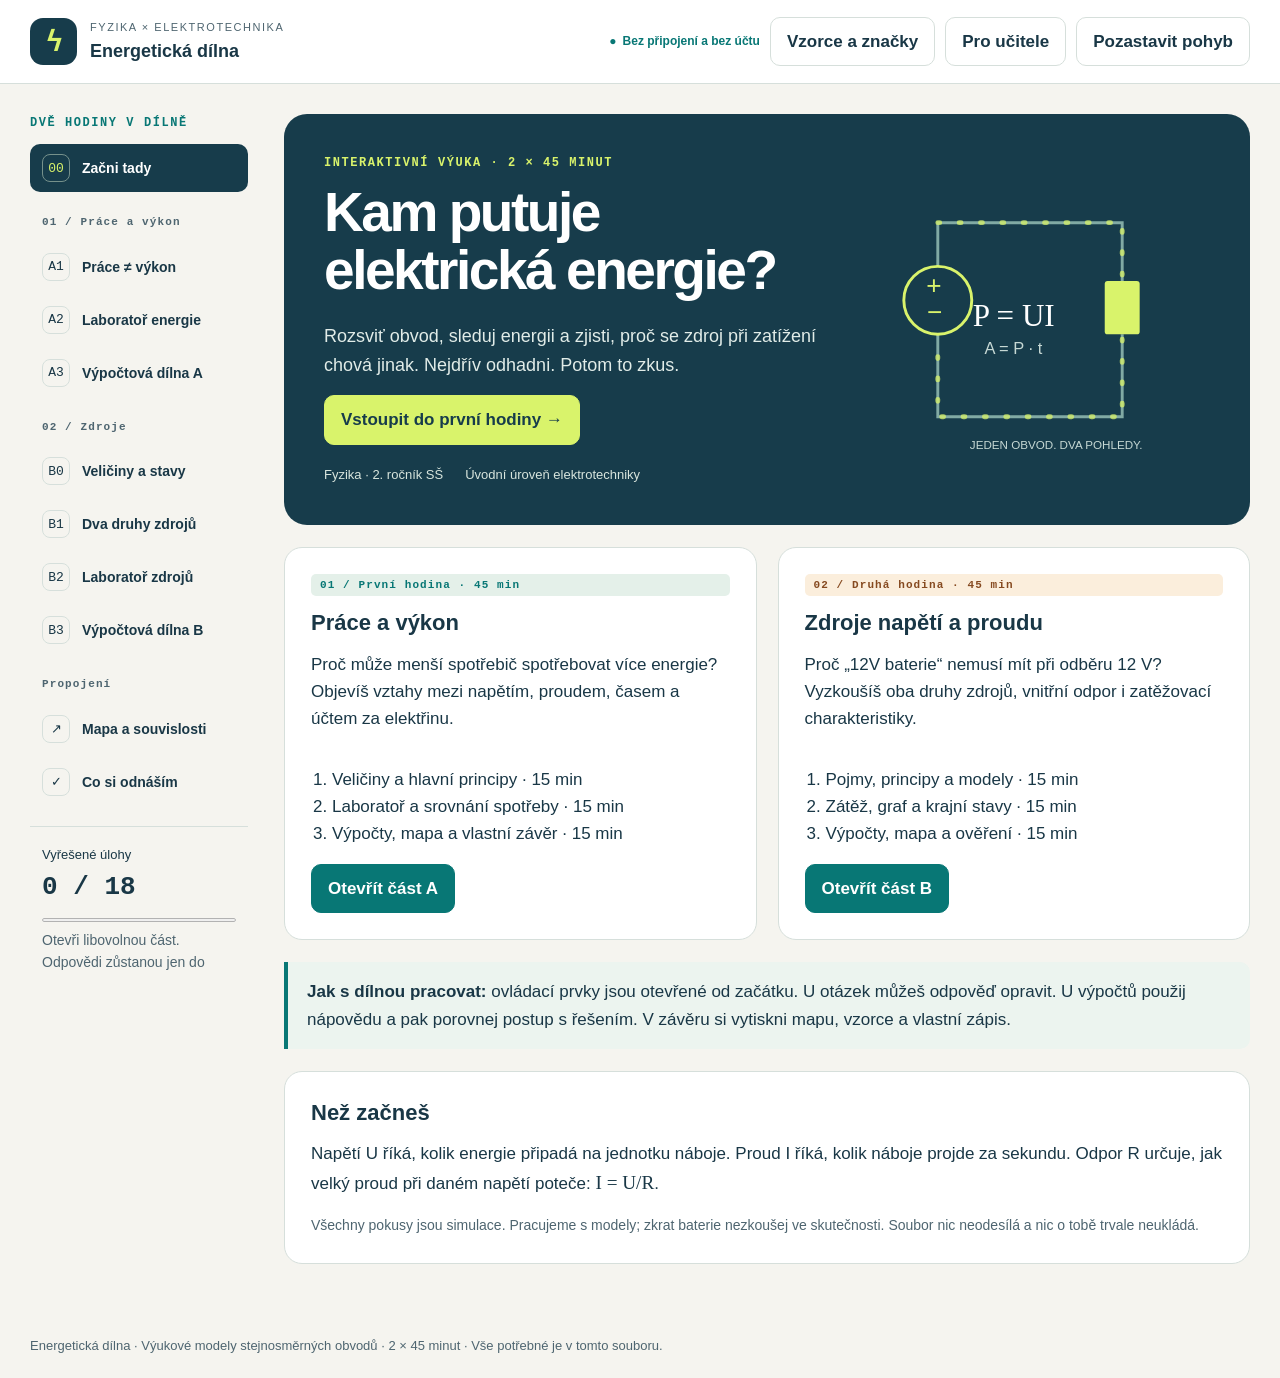
<file: docs/energeticka-dilna.html>
<!doctype html>
<html lang="cs">
<head>
<meta charset="utf-8">
<meta name="viewport" content="width=device-width,initial-scale=1">
<meta http-equiv="Content-Security-Policy" content="default-src 'none'; script-src 'unsafe-inline'; style-src 'unsafe-inline'; img-src data:; connect-src 'none'; base-uri 'none'; form-action 'none'">
<meta name="description" content="Interaktivní offline dílna: práce a výkon elektrického proudu, zdroje napětí a proudu. Dvě vyučovací hodiny s pokusy, obvody a procvičováním.">
<title>Energetická dílna · Práce, výkon a zdroje</title>
<style>
:root{--ink:#193746;--muted:#4e6570;--navy:#173c4b;--teal:#087775;--lime:#d9f36b;--orange:#ab5423;--pale:#eff4ed;--bg:#f5f4ef;--line:#d6dfdb;--red:#aa3043;--blue:#3958a7}*{box-sizing:border-box}body{margin:0;color:var(--ink);background:var(--bg);font:17px/1.6 "Segoe UI",Arial,sans-serif}button,input,select,textarea{font:inherit;color:inherit}button,summary,select{cursor:pointer}button{min-height:44px;padding:10px 16px;border:1px solid var(--line);border-radius:10px;background:white;font-weight:650;text-align:center}button:hover{border-color:var(--teal);background:#edf5f1}button.primary{background:var(--teal);color:white;border-color:var(--teal)}button.lime{background:var(--lime);border-color:var(--lime);color:var(--navy)}button:disabled{opacity:.5;cursor:default}a{color:var(--teal)}:focus-visible{outline:3px solid #b26025;outline-offset:4px}[hidden]{display:none!important}h1,h2,h3,p{margin-top:0}h1{font-size:clamp(40px,4.3vw,65px);line-height:1.05;letter-spacing:-.045em;margin-bottom:22px}h2{font-size:clamp(29px,3vw,42px);line-height:1.15;letter-spacing:-.025em;margin-bottom:16px}h3{font-size:22px;line-height:1.35;margin-bottom:13px}p{margin-bottom:16px}p:last-child{margin-bottom:0}small,.small{font-size:14px;color:var(--muted)}header{background:white;border-bottom:1px solid var(--line)}.top{max-width:1510px;margin:auto;padding:17px 30px;display:flex;justify-content:space-between;align-items:center;gap:20px}.brand{display:flex;align-items:center;gap:13px;line-height:1.25}.logo{display:grid;place-items:center;background:var(--navy);color:var(--lime);border-radius:13px;width:47px;height:47px;font:700 27px Georgia,serif}.brand small{display:block;font-size:11px;letter-spacing:.14em;text-transform:uppercase;margin-bottom:5px}.brand strong{font-size:18px}.row{display:flex;gap:10px;align-items:center;flex-wrap:wrap}.offline{color:var(--teal);font-size:12px;font-weight:700}.offline:before{content:'●';margin-right:6px}.layout{max-width:1510px;margin:auto;padding:30px;display:grid;grid-template-columns:222px minmax(0,1fr);gap:32px}.rail{position:sticky;top:20px;align-self:start}.eyebrow{font:700 12px/1.5 Consolas,monospace;letter-spacing:.13em;text-transform:uppercase;color:var(--teal);margin-bottom:12px}.navgroup{font:700 11px/1.6 Consolas,monospace;letter-spacing:.1em;color:var(--muted);margin:17px 12px 6px}.rail nav{display:grid;gap:5px}.rail nav button{border:0;background:transparent;text-align:left;display:flex;gap:12px;align-items:center;padding:10px 12px;font-size:14px;width:100%}.rail nav button.active{background:var(--navy);color:white}.num{border:1px solid var(--line);width:28px;height:28px;border-radius:8px;display:grid;place-items:center;font:13px Consolas,monospace;flex-shrink:0}.active .num{color:var(--lime);border-color:#76918b}.rail-status{margin-top:20px;padding:18px 12px;border-top:1px solid var(--line);font-size:13px}.rail-status strong{font:700 26px Consolas,monospace;display:block;margin:6px 0}progress{width:100%;height:8px;accent-color:var(--teal)}main{min-width:0}.hero{border-radius:23px;background:var(--navy);color:white;padding:40px;display:grid;grid-template-columns:1.4fr 1fr;gap:20px;position:relative;overflow:hidden}.hero .eyebrow{color:var(--lime)}.hero p{color:#e1ece8;font-size:18px;max-width:600px}.hero-art{display:grid;place-items:center;min-height:240px}.hero-art svg{width:100%;max-width:330px}.hero small{color:#c6d8d4}.meta{display:flex;gap:22px;flex-wrap:wrap;font-size:13px;color:#d8e5dd;margin-top:20px}.grid{display:grid;grid-template-columns:1fr 1fr;gap:21px;margin:22px 0}.grid.wide{grid-template-columns:1.12fr 1fr}.card{border:1px solid var(--line);border-radius:18px;background:white;padding:26px;margin:22px 0;min-width:0}.grid>.card{margin:0}.card.tinted{background:#edf4ef}.tag{font:700 11px Consolas,monospace;letter-spacing:.1em;padding:5px 9px;background:#e4f0e9;color:var(--teal);border-radius:5px;display:inline-block;margin-bottom:12px}.tag.orange{background:#fbeedc;color:#864a20}.lead{font-size:18px;color:var(--muted);max-width:860px}.tip{border-left:4px solid var(--teal);padding:16px 19px;background:#ecf4ef;border-radius:0 10px 10px 0;margin:18px 0}.tip.warn{border-color:var(--orange);background:#fff2e3}.formula{font:24px/1.8 "Cambria Math",Georgia,serif;background:#f0f4f2;padding:15px 18px;border-radius:10px;margin:14px 0;overflow-x:auto}.formula small{font:14px/1.6 "Segoe UI",sans-serif;display:block;color:var(--muted)}.math{font-family:"Cambria Math",Georgia,serif;font-size:1.13em}.formula sub,.math sub{font-size:.67em}.symbol{font:700 25px Georgia,serif;color:var(--teal)}.concept{display:grid;grid-template-columns:48px 1fr;gap:12px;padding:15px 0;border-bottom:1px solid var(--line)}.concept:last-child{border:0}.concept p{margin:4px 0 0;font-size:15px}.metrics{display:grid;grid-template-columns:repeat(3,minmax(0,1fr));gap:10px;margin:18px 0}.metric{background:#f0f4f2;padding:14px;border-radius:10px;font-size:13px}.metric strong{display:block;font:700 23px/1.65 Consolas,monospace;color:var(--teal);overflow-wrap:anywhere}.metric small{font-size:12px}.lab-controls{display:grid;gap:15px}.control label{display:flex;justify-content:space-between;gap:10px;font-weight:600;font-size:15px}.control output{font:700 17px Consolas,monospace;color:var(--teal)}input[type=range]{width:100%;accent-color:var(--teal);min-height:36px;margin:2px 0}input[type=text],input[type=number],textarea,select{border:1px solid #a2b8b6;border-radius:8px;background:white;padding:10px;min-height:44px;max-width:100%}textarea{width:100%;min-height:104px;resize:vertical}.presets{display:flex;gap:7px;flex-wrap:wrap}.presets button{font-size:13px;min-height:40px;padding:8px 12px}.segmented{display:flex;gap:7px;flex-wrap:wrap;margin:12px 0}.segmented button{font-size:14px;flex:1;min-width:110px}.segmented button[aria-pressed=true]{background:var(--navy);color:white;border-color:var(--navy)}.circuit{display:block;width:100%;height:auto;background:#f6f8f3;border-radius:12px}.circuit text{font-family:"Segoe UI",sans-serif;fill:var(--ink);font-size:18px}.wire{stroke:var(--navy);stroke-width:3;fill:none;stroke-linecap:round;stroke-linejoin:round}.flow{stroke:var(--teal);stroke-width:5;stroke-dasharray:2 20;fill:none;animation:flow 1.7s linear infinite;stroke-linecap:round;opacity:.75}@keyframes flow{to{stroke-dashoffset:-88}}body.paused .flow{animation-play-state:paused}.tank{height:21px;background:#e3e9de;border-radius:20px;overflow:hidden}.tank>div{height:100%;background:var(--teal);width:0;transition:width .15s}.clock{font:700 20px Consolas,monospace;color:var(--teal)}.quiz{border-top:1px solid var(--line);padding-top:22px;margin-top:22px}.quiz h3{font-size:18px}.options{display:grid;gap:8px}.options button{text-align:left;font-size:15px;font-weight:500}.options button.wrong{border-color:var(--red);background:#fff0f0}.options button.right{border-color:var(--teal);background:#e7f4ed}.feedback{margin-top:12px;font-size:15px;min-height:24px}.feedback.bad{color:var(--red)}.feedback.good{color:#08634d}.feedback:empty{display:none}details{border:1px solid var(--line);border-radius:10px;background:#fafbf8;margin:12px 0}summary{padding:12px 15px;font-weight:600;font-size:15px;min-height:46px}details>div{padding:0 16px 17px}.answer-row{display:flex;gap:9px;align-items:end;flex-wrap:wrap;margin-top:15px}.answer-row label{font-size:14px;display:grid;gap:5px;flex:1;min-width:120px}.answer-row input{width:100%}.answer-row select{min-width:95px}.task{border-top:1px solid var(--line);padding-top:23px;margin-top:24px}.task:first-child{border:0;margin-top:0;padding-top:0}.task h3{font-size:20px}.badge{display:inline-block;border-radius:20px;padding:3px 10px;background:#edf1eb;font:12px Consolas,monospace;color:var(--muted);margin-left:5px}.badge.done{color:#08634d;background:#dff1e5}.plot{width:100%;height:auto;background:#f8faf6;border-radius:12px;display:block}.legend{display:flex;gap:15px;flex-wrap:wrap;font-size:12px;margin:9px 0}.legend b:before{content:'';display:inline-block;width:20px;height:3px;background:var(--teal);vertical-align:middle;margin-right:6px}.legend .load:before{background:var(--orange)}.legend .point:before{background:var(--navy);height:8px;width:8px;border-radius:50%}.table-wrap{overflow-x:auto}table{border-collapse:collapse;width:100%;font-size:15px}th,td{text-align:left;border-bottom:1px solid var(--line);padding:12px 10px;vertical-align:top}th{background:#edf3ee;font-size:13px}td:first-child{font-weight:600}.maproot{background:var(--navy);color:white;border-radius:14px;padding:20px;text-align:center;font-size:23px;font-weight:700;margin:20px auto;max-width:480px}.mapgrid{display:grid;grid-template-columns:1fr 1fr;gap:20px}.branch{padding:22px;background:white;border:1px solid var(--line);border-top:5px solid var(--teal);border-radius:14px}.branch.orange{border-top-color:var(--orange)}.branch button{display:block;width:100%;text-align:left;margin-top:8px;font-size:15px;font-weight:500}.mapdetail{padding:20px;background:#ecf4ef;border-radius:12px;margin-top:18px;min-height:100px}.route-card{display:flex;flex-direction:column}.route-card .primary{align-self:start;margin-top:auto}.route-card ol{padding-left:21px}.next{display:flex;justify-content:space-between;align-items:center;gap:16px;border-top:1px solid var(--line);padding-top:23px;margin-top:30px}.next p{font-size:14px;margin:0;color:var(--muted)}.page{animation:appear .18s ease}@keyframes appear{from{opacity:.5;transform:translateY(4px)}to{opacity:1;transform:none}}dialog{border:0;border-radius:18px;max-width:900px;width:calc(100% - 28px);max-height:90vh;padding:0;color:var(--ink);background:#fff;box-shadow:0 20px 90px #102e4040}dialog::backdrop{background:#102c3c99}.dialog-head{padding:20px 25px;border-bottom:1px solid var(--line);display:flex;justify-content:space-between;align-items:center;gap:16px;position:sticky;top:0;background:white;z-index:1}.dialog-head h2{font-size:25px;margin:0}.dialog-body{padding:25px}.source{font-size:13px;overflow-wrap:anywhere}.print-sheet{display:none}.sheet-grid{display:grid;grid-template-columns:1fr 1fr;gap:15px}.sheet-grid .card{margin:0}.mono{font-family:Consolas,monospace}.notebook label{font-weight:600;display:block;margin-bottom:7px}.notebook>div{margin:18px 0}.emphasis{font-weight:700;color:var(--teal)}.screen-only{display:block}
@media(min-width:1500px){.layout{gap:40px}.hero{padding:44px}}@media(max-width:1050px){.layout{grid-template-columns:190px minmax(0,1fr);gap:20px;padding:24px}.hero{grid-template-columns:1fr;padding:29px}.hero-art{display:none}.top{padding:16px 24px}.offline{display:none}.metrics{grid-template-columns:1fr 1fr}.grid.wide{grid-template-columns:1fr 1fr}}
@media(max-width:820px){.layout{display:block;padding:18px}.rail{position:static}.rail>.eyebrow,.navgroup,.rail-status .small{display:none}.rail nav{display:flex;overflow-x:auto;padding:4px 0 10px}.rail nav button{width:auto;flex-shrink:0;white-space:nowrap;padding:8px 11px}.rail-status{display:flex;gap:12px;align-items:center;margin:0 0 20px;padding:6px 0;border:0}.rail-status strong{font-size:17px;margin:0}.rail-status progress{max-width:140px}.rail nav .num{width:24px;height:24px}.grid,.grid.wide{grid-template-columns:1fr}.top{flex-wrap:wrap;gap:12px}.top button{font-size:13px;padding:8px 11px}.hero{padding:28px}.mapgrid{grid-template-columns:1fr}.next{align-items:start;flex-wrap:wrap}.metrics{grid-template-columns:repeat(3,minmax(0,1fr))}}
@media(max-width:480px){body{font-size:16px}.layout{padding:13px}.top{padding:13px}.brand strong{font-size:17px}.brand small{font-size:10px}.logo{width:40px;height:40px}.top>.row{gap:6px;width:100%}.top button{flex:1}.card{padding:20px}.hero{padding:25px}.hero h1{font-size:43px}.metrics{grid-template-columns:1fr 1fr}.metric{padding:11px}.metric strong{font-size:21px}.formula{font-size:21px;padding:12px}.sheet-grid{grid-template-columns:1fr}.dialog-body{padding:18px}.dialog-head{padding:16px}.rail-status{font-size:12px}.rail-status progress{max-width:110px}td,th{padding:9px 7px}.answer-row button{width:100%}}
.branch button[aria-pressed=true]{background:#e6f1e6;border-color:var(--teal);color:#075b56}.plot text{font-size:18px}
@media(min-width:821px){.rail{max-height:calc(100vh - 40px);overflow-y:auto;scrollbar-width:thin;padding-right:4px}}
@media(max-width:480px){.circuit text{font-size:23px}.circuit text:last-child{font-size:18px}.plot text{font-size:23px}}
@media(prefers-reduced-motion:reduce){*,*::before,*::after{animation:none!important;transition:none!important;scroll-behavior:auto!important}}
@media print{@page{size:A4;margin:15mm}body{font:11pt/1.45 Arial,sans-serif;color:#000;background:white}header,.layout,dialog,footer,.screen-only{display:none!important}.print-sheet{display:block!important}.print-sheet h1{font-size:26pt}.print-sheet h2{font-size:17pt;margin-top:22px}.print-sheet h3{font-size:13pt}.print-sheet .formula{font-size:14pt;padding:8px;background:white;border:1px solid #aaa;overflow:visible}.print-sheet .card{border:1px solid #aaa;border-radius:0;padding:12px;break-inside:avoid}.sheet-grid{gap:10px}.print-sheet small{color:#333}.print-sheet table{font-size:10pt}.print-sheet .notes{white-space:pre-wrap;overflow-wrap:anywhere;border-bottom:1px solid #aaa;padding-bottom:12px;min-height:35px}.print-sheet .branch{padding:12px;border-color:#aaa}.print-sheet .maproot{background:white;color:#000;border:1px solid #aaa;padding:10px;font-size:17pt}.print-sheet a{color:black;text-decoration:none}}
</style>
</head>
<body>
<header><div class="top"><div class="brand"><div class="logo" aria-hidden="true">ϟ</div><div><small>Fyzika × elektrotechnika</small><strong>Energetická dílna</strong></div></div><div class="row"><span class="offline">Bez připojení a bez účtu</span><button data-dialog="reference">Vzorce a značky</button><button data-dialog="teacher">Pro učitele</button><button id="motion" aria-pressed="false">Pozastavit pohyb</button></div></div></header>
<noscript><p style="padding:25px">Otevři tento soubor v běžném prohlížeči se zapnutým JavaScriptem. Internet ani účet nepotřebuješ.</p></noscript>
<div class="layout"><aside class="rail"><div class="eyebrow">Dvě hodiny v dílně</div><nav id="nav" aria-label="Výukové části"></nav><div class="rail-status"><span>Vyřešené úlohy</span><strong id="progressText">0 / 18</strong><progress id="progress" max="18" value="0" aria-label="Počet vyřešených úloh"></progress><p class="small">Otevři libovolnou část. Odpovědi zůstanou jen do zavření nebo obnovení stránky.</p></div></aside><main id="main"></main></div>
<dialog id="reference"><div class="dialog-head"><h2>Vzorce a značky</h2><button data-close>Zavřít ×</button></div><div class="dialog-body" id="referenceBody"></div></dialog>
<dialog id="teacher"><div class="dialog-head"><h2>Průvodce pro učitele</h2><button data-close>Zavřít ×</button></div><div class="dialog-body">
<p><b>2. ročník SŠ, úvodní úroveň elektrotechniky · 2 × 45 minut.</b> Témata lze učit samostatně. Předpoklady: význam U, I, R, Ohmův zákon a jednoduché převody. Každou hodinu propojuje postup: odhad → pokus → vysvětlení → výpočet.</p>
<div class="table-wrap"><table><thead><tr><th>Minuty</th><th>První hodina · práce a výkon</th><th>Druhá hodina · zdroje</th></tr></thead><tbody><tr><td>0–5</td><td>Rozcestník, odhad spotřeby</td><td>Připomenout P = UI; příklady zdrojů</td></tr><tr><td>5–15</td><td>Část A1: veličiny, vztahy a dvě otázky</td><td>B0: veličiny a stavy; B1: modely zdrojů</td></tr><tr><td>15–30</td><td>A2: měnit napětí, odpor a čas, porovnat spotřebu</td><td>B2: napěťový i proudový zdroj; naprázdno a nakrátko</td></tr><tr><td>30–40</td><td>A3: čtyři výpočty, řešení až po pokusu</td><td>B3: čtyři výpočty a zdůvodnění</td></tr><tr><td>40–45</td><td>Mapa: větev A, vlastní závěr v zápisníku</td><td>Mapa: větev B, závěrečné ověření a tisk přehledu</td></tr></tbody></table></div>
<p class="tip">Žák uspěl, když rozliší výkon a energii, počítá v odpovídajících jednotkách, vysvětlí pokles svorkového napětí a správně umístí vnitřní odpor obou modelů. Počet vyřešených úloh vyjadřuje průběžné zvládnutí, není to známka. Řešení lze otevřít bez splnění úlohy; nevytváří tím bod.</p>
<h3>Rozhodnutí a meze modelů</h3><ul><li>Rozpor „první ročník / druhý ročník“ řeší základní úroveň vhodná pro první seznámení, označená dle výslovného údaje Fyzika, 2. ročník.</li><li>Všude značíme elektrickou práci A (též energie E či W). Jednotka ampér A a jednotka watt W jsou jiný význam stejných písmen.</li><li>U a I jsou v čase stálé. Ohmické zátěže mají stálý odpor; vizualizace tepla není termodynamický model teploty. Pohyb teček je symbolický směr konvenčního proudu, nikoli rychlost elektronů.</li><li>Zdroje jsou lineární náhradní modely v režimu dodávání energie. Skutečné regulované přístroje mají proudový a napěťový limit; model není návod k jejich překračování. Vnitřní odpor představuje souhrn vlastností zdroje.</li><li>Cena elektřiny je zvolený výukový údaj 7 Kč/kWh, ne aktuální tarif. Spotřebiče jsou modelové; u síťových spotřebičů počítáme energii ze zadaného příkonu, nepřenášíme na střídavý proud bezpodmínečně P = UI.</li><li>Tolerance početních odpovědí je 1 %; přijímá se desetinná čárka, tečka, mezery i zápis 1e3. Jednotku vybírá student samostatně.</li></ul>
<h3>Offline použití a soukromí</h3><p>Stačí soubor HTML otevřít dvojklikem. Nejsou potřeba knihovny, instalace ani síť. Aplikace neodesílá požadavky, nepoužívá analytiku, cookies ani trvalé ukládání. Nevyžaduje jméno. Odpovědi jsou pouze v paměti otevřené stránky. Zápis lze vytisknout nebo uložit jako PDF pomocí prohlížeče.</p><p>Na mobil přenes soubor běžným školním způsobem a otevři ho v prohlížeči. Pro společnou projekci doporučeno zvětšení prohlížeče 125–150 %. Přepínač pohybu i systémová volba omezení animací zastaví pohyblivé tečky.</p>
<details><summary>Povinné výstupy z dodaných prezentací</summary><div><p><b>ELT_1_2_6_SS_prace_vykon_elektrickeho_proudu.pptx, snímky 2–4:</b> A = UQ = UIt = Pt; P = A/t = UI; A = RI²t = U²t/R = GU²t; jednotky a Jouleův–Lenzův zákon. Pokryto v A1, A2 a přehledu vzorců.</p><p><b>ELT_1_2_7_SS_zdroje_napeti_a_proudu.pptx, snímky 2–6:</b> svorkové napětí, tvrdý/měkký zdroj, ideální i skutečné zdroje napětí a proudu, obě náhradní schémata a charakteristiky, I<sub>z</sub>, U<sub>z</sub>, I<sub>k</sub>, naprázdno a nakrátko. Pokryto v B1, B2, B3 a přehledu vzorců.</p><p>Výklad upřesňuje, že elektrická energie se může změnit i na světlo, pohyb či chemickou energii. U rezistoru se mění na teplo. Texty a schémata jsou nově vytvořeny; prezentace zůstávají beze změn.</p></div></details>
<details><summary>Odborné podklady a doplnění</summary><div><p>Vztahy byly ověřeny v níže uvedených učebnicích. Výklad, příklady a ilustrace jsou vlastní. Celé učivo je uvnitř souboru; odkazy pro další čtení nejsou potřeba k práci.</p><ul class="source"><li><a href="https://openstax.org/books/university-physics-volume-2/pages/9-5-electrical-energy-and-power" target="_blank" rel="noreferrer">OpenStax · Electrical Energy and Power</a> — práce, výkon, tepelný účinek a spotřeba.</li><li><a href="https://openstax.org/books/university-physics-volume-2/pages/10-1-electromotive-force" target="_blank" rel="noreferrer">OpenStax · Electromotive Force</a> — svorkové napětí a vnitřní odpor.</li><li><a href="https://eng.libretexts.org/Bookshelves/Electrical_Engineering/Electronics/DC_Electrical_Circuit_Analysis_-_A_Practical_Approach_(Fiore)/06%3A_Analysis_Theorems_and_Techniques/6.2%3A_Source_Conversions" target="_blank" rel="noreferrer">James M. Fiore / LibreTexts · Source Conversions</a> — reálné modely napěťových a proudových zdrojů.</li></ul><p class="small">Doplněno: převody Wh/kWh, účinnost, příkon versus užitečný výkon, cenové srovnání, předpovědi a kontrola mezních stavů. Rozšiřující část: výkonové ztráty a ekvivalence zdrojů.</p></div></details>
</div></dialog>
<dialog id="summary"><div class="dialog-head"><h2>Můj přehled na cestu</h2><button data-close>Zavřít ×</button></div><div class="dialog-body"><p>Přehled obsahuje vzorce, mapu vztahů, přehled vyřešených úloh a tvůj zápis. Můžeš ho číst zde nebo vytisknout.</p><button id="doPrint" class="primary">Tisk / uložit jako PDF</button><div id="summaryBody" style="margin-top:24px"></div></div></dialog>
<div class="print-sheet" id="printSheet"></div>
<footer style="max-width:1450px;margin:auto;padding:20px 30px;font-size:13px;color:var(--muted)">Energetická dílna · Výukové modely stejnosměrných obvodů · 2 × 45 minut · Vše potřebné je v tomto souboru.</footer>
<script>
'use strict';
const $=s=>document.querySelector(s), $$=s=>[...document.querySelectorAll(s)];
const fmt=(n,d=2)=>Number.isFinite(n)?n.toLocaleString('cs-CZ',{maximumFractionDigits:d}):'—';
const esc=s=>String(s).replace(/[&<>"']/g,c=>({'&':'&amp;','<':'&lt;','>':'&gt;','"':'&quot;',"'":'&#39;'}[c]));
const chapters=[['00','Začni tady'],['A1','Práce ≠ výkon'],['A2','Laboratoř energie'],['A3','Výpočtová dílna A'],['B1','Dva druhy zdrojů'],['B2','Laboratoř zdrojů'],['B3','Výpočtová dílna B'],['↗','Mapa a souvislosti'],['✓','Co si odnáším'],['B0','Veličiny a stavy']];
let page=0,motionPaused=matchMedia('(prefers-reduced-motion: reduce)').matches;
const solved=new Set(), answers={}, notes={a:'',b:'',c:''};
const energy={u:12,r:6,t:60,elapsed:0,running:false};
const source={kind:'v',ideal:false,mode:'load',u:12,ri:2,r:10,i0:200,rip:200};
const cost={p:1000,min:3,price:7};
let sourceGlossaryGroup='quantities';
const sourceGlossary={
 quantities:{label:'Veličiny a značky',intro:'U každé veličiny najdeš značku, jednotku, význam a číselný příklad. První příklady patří napěťovému modelu nad přehledem; proudový model je vždy výslovně uveden.',items:[
 ['U · V','Napětí','Říká, kolik energie může elektrické pole předat při průchodu jednoho coulombu náboje mezi dvěma místy. Napětí vždy určujeme mezi dvěma body, ne „v jednom drátu“.','Mezi svorkami zatíženého zdroje je 10 V. Při průchodu 1 C se v zátěži přemění 10 J energie. Značka V znamená volt.'],
 ['I · A','Elektrický proud','Říká, kolik náboje projde zvoleným místem za sekundu. Proud měříme v určité větvi obvodu.','Proud 1 A zátěží znamená průchod náboje 1 C každou sekundu. Náboj se v rezistoru nespotřebuje. Jednotka A znamená ampér.'],
 ['R · Ω','Elektrický odpor','Vyjadřuje, jaký proud poteče ohmickým prvkem při daném napětí: R = U/I. Vždy se ptej, kterému prvku odpor patří.','Na rezistoru je 10 V a teče jím 1 A, proto R = 10 Ω. Při stejných 10 V by rezistorem 20 Ω teklo jen 0,5 A. Ω je ohm.'],
 ['U₀ · V','Napětí naprázdno','Napětí mezi svorkami zdroje, ke kterému není připojena zátěž. U napěťového modelu je to napětí jeho ideální části; proud do zátěže je v tomto stavu nulový.','Od modelového 12V zdroje odpojíme rezistor. Ideální voltmetr ukáže 12 V, tedy U₀ = 12 V. Po připojení zátěže už může ukázat méně.'],
 ['Uz · V','Svorkové napětí','Skutečné výstupní napětí mezi svorkami + a − v právě zvoleném stavu. Je také napětím na připojené zátěži. Měří se voltmetrem paralelně ke svorkám.','Zdroj má U₀ = 12 V, ale při proudu 1 A a Ri = 2 Ω na svorkách naměříme Uz = 12 − 2 × 1 = 10 V. Naprázdno by stejné svorky měly 12 V.'],
 ['Iz · A','Proud zátěží','Proud, který zdroj dodává do vnějšího obvodu. Index z odkazuje na zátěž. Jeho hodnota závisí na zapojení a druhu zdroje.','Zátěží 10 Ω při svorkovém napětí 10 V teče Iz = 10/10 = 1 A. Odpojenou zátěží neteče nic: Iz = 0 A.'],
 ['Rz · Ω','Zatěžovací odpor','Odpor připojeného spotřebiče nebo zkušebního rezistoru. Patří do vnějšího obvodu, zatímco Ri popisuje zdroj.','Ke svorkám našeho zdroje připojíme rezistor 10 Ω: to je Rz. Nahradíme-li jej rezistorem 4 Ω, proud se zvýší na 12/(2 + 4) = 2 A a Uz klesne na 8 V.'],
 ['Ri · Ω','Vnitřní (vlastní) odpor zdroje','Popisuje, jak vlastnosti uvnitř zdroje ovlivňují jeho výstup. „Vlastní odpor“ se zde používá ve stejném významu. U napěťového modelu je Ri v sérii, u proudového paralelně. Nemusí jít o samostatný skutečný rezistor.','Náš napěťový model má Ri = 2 Ω. Při 1 A se na něm ztratí 2 V, takže ze 12 V zbude na výstupu 10 V. Čím menší sériový Ri, tím menší pokles.'],
 ['Ui · V','Vnitřní úbytek napětí','Napětí na sériovém vnitřním odporu napěťového modelu. Platí Ui = RiIz a U₀ = Ui + Uz. V laboratoři je tento úbytek slovně uveden u výsledku.','Ri = 2 Ω a Iz = 1 A dávají Ui = 2 V. Zátěž dostane zbývajících 10 V: 12 V = 2 V uvnitř + 10 V na svorkách.'],
 ['Ik · A','Zkratový proud','Proud do vnějšího obvodu při přímém propojení svorek ideálním vodičem. U skutečného napěťového modelu platí Ik = U₀/Ri; u skutečného proudového modelu Ik = I₀.','U našeho napěťového modelu je Ik = 12/2 = 6 A. V proudovém modelu s I₀ = 200 mA je Ik = 200 mA. Jsou to výpočty modelu, ne pokyn ke zkratování baterie.'],
 ['Uz při zkratu · V','Napětí nakrátko','Svorkové napětí ve stavu, kdy jsou svorky spojeny ideálním vodičem. V tomto modelu je nulové. V této aplikaci stále sledujeme Uz: jde o tutéž veličinu, jen v jiném zapojení.','U našeho skutečného napěťového modelu je při zkratu Uz = 0 V a teče 6 A. Celých 12 V připadá na vnitřní odpor. Nulové napětí na zkratu tedy neznamená nulový proud.'],
 ['I₀ · A','Proud ideální části proudového zdroje','Proud, který vytváří ideální část proudového modelu. U skutečného modelu se rozdělí do paralelního Ri a do zátěže: I₀ = Ii + Iz. Není to označení proudu do odpojené zátěže.','Proudový model má I₀ = 200 mA, Ri = 200 Ω a Rz = 200 Ω. Polovina, 100 mA, teče do zátěže; druhá polovina vnitřním odporem. Iz je proto menší než I₀.'],
 ['Ii · A','Proud vnitřní větví','V proudovém modelu jde o část proudu, která teče paralelním vnitřním odporem místo zátěží: Ii = Uz/Ri. V napěťovém modelu jsou Ri a Rz v sérii, takže jimi teče stejný proud.','U proudového modelu s I₀ = 200 mA a dvěma odpory 200 Ω je Uz = 20 V. Vnitřní větví teče Ii = 20/200 = 0,1 A = 100 mA.'],
 ['Pz · W','Výkon dodávaný zátěži','Energie předaná zátěži za jednu sekundu. Použij napětí na zátěži a proud zátěží: Pz = UzIz.','Náš napěťový model dává zátěži 10 V a 1 A, tedy Pz = 10 W. Za každou sekundu se v zátěži přemění 10 J energie.'],
 ['Pi · W','Výkonová ztráta na vnitřním odporu','Výkon, který se v náhradním modelu mění na teplo uvnitř zdroje. U napěťového modelu Pi = RiIz², u proudového Pi = Uz²/Ri.','U našeho napěťového modelu je Pi = 2 × 1² = 2 W. Ideální část dodává 12 W: 10 W přijímá zátěž a 2 W se mění v teplo uvnitř modelu.']
 ]},
 states:{label:'Tři stavy obvodu',intro:'Stav obvodu popisuje, co je připojeno ke svorkám. Teprve potom určujeme jeho napětí a proud. Následující tři příklady používají stále stejný napěťový model: U₀ = 12 V a Ri = 2 Ω.',items:[
 ['Rz → ∞ · Iz = 0','Stav naprázdno','Výstup zdroje je rozpojený: spotřebič je odpojený a vnější obvod není uzavřený. Zátěží neteče proud, ale mezi svorkami může být napětí.','Odpojíme zkušební rezistor. Iz = 0 A, vnitřní úbytek RiIz = 0 V a voltmetr na svorkách ukáže Uz = U₀ = 12 V. „Napětí naprázdno“ je naměřená veličina; „stav naprázdno“ je toto zapojení.'],
 ['0 < Rz < ∞','Stav se zátěží','Ke zdroji je připojen spotřebič a obvod je uzavřený. Proud přenáší energii ze zdroje do spotřebiče.','Připojíme rezistor Rz = 10 Ω. Proud je Iz = 12/(2 + 10) = 1 A, svorkové napětí Uz = 10 V a výkon zátěže Pz = 10 W.'],
 ['Rz = 0 · Uz = 0','Stav nakrátko (zkrat)','Výstupní svorky jsou propojeny přímo ideálním vodičem. Ten má v modelu nulový odpor. U skutečného napěťového modelu nyní proud omezuje pouze Ri.','Ve výpočtu nahradíme zátěž vodičem. Uz = 0 V a Iz = Ik = 12/2 = 6 A. Na Ri vzniká výkon 6² × 2 = 72 W; to vysvětluje nebezpečí zahřívání při zkratu. Ve skutečnosti baterii nezkratuj.']
 ]},
 terms:{label:'Další důležité pojmy',intro:'Tyto pojmy nejsou další veličiny s vlastní jednotkou. Pomáhají popsat zapojení a porovnat chování zdrojů.',items:[
 ['Místo připojení','Svorky a zátěž','Svorky jsou dva výstupní kontakty zdroje. Zátěž je to, co k nim připojíme a čemu zdroj předává energii: například spotřebič nebo rezistor.','U baterie jsou svorkami kontakty + a −. V našem modelu je mezi ně připojen rezistor 10 Ω, který představuje zátěž. Voltmetr se připojuje mezi stejné dva kontakty.'],
 ['Zjednodušení skutečnosti','Ideální a skutečný zdroj','Ideální model přesně udržuje svou veličinu: napěťový napětí, proudový proud. Skutečný model navíc obsahuje Ri, který popisuje odchylku výstupu při zatížení.','Ideální 12V napěťový zdroj dává na rezistor 10 Ω stále 12 V a 1,2 A. Skutečný model se stejným U₀ a Ri = 2 Ω dá na stejný rezistor 10 V a 1 A.'],
 ['Malý nebo větší sériový Ri','Tvrdý a měkký zdroj napětí','Tvrdý zdroj při zvýšení odběru udrží napětí téměř stejné; má malý vnitřní odpor vůči zátěži. U měkkého zdroje při odběru napětí poklesne výrazněji.','Při U₀ = 12 V a Rz = 10 Ω dá model s Ri = 0,2 Ω přibližně 11,76 V. Model s Ri = 4 Ω dá přibližně 8,57 V. První je v tomto srovnání tvrdší.'],
 ['Graf Uz podle Iz','Zatěžovací charakteristika','Ukazuje souvislost mezi svorkovým napětím a odebíraným proudem pro daný model zdroje. V naší laboratoři je Uz na svislé ose a Iz na vodorovné.','Náš napěťový model splňuje Uz = 12 − 2Iz. Při 0 A ukazuje 12 V, při 1 A ukazuje 10 V a při 2 A ukazuje 8 V. Každý proud odpovídá jinému zatížení.'],
 ['Konkrétní dvojice (Iz, Uz)','Pracovní bod','Napětí a proud, na kterých se pro konkrétní zátěž ustálí zdroj i obvod. V grafu leží současně na charakteristice zdroje a na přímce zátěže Uz = RzIz.','Pro U₀ = 12 V, Ri = 2 Ω a Rz = 10 Ω je pracovním bodem Iz = 1 A a Uz = 10 V. Oba vztahy sedí: 12 − 2 × 1 = 10 a 10 × 1 = 10.']
 ]}
};
const quizzes={
 q1:{q:'Spotřebič má příkon 60 W. Co tento údaj znamená?',o:['Spotřebuje energii 60 J každou sekundu.','Za celou dobu spotřebuje vždy 60 J.','Protéká jím proud 60 A.'],right:0,ex:'Watt je joule za sekundu: 60 W = 60 J/s. Celková energie závisí také na době provozu.'},
 q2:{q:'Napětí na stejném ohmickém rezistoru zdvojnásobíme. Jak se změní výkon?',o:['Bude dvojnásobný.','Bude čtyřnásobný.','Zůstane stejný.'],right:1,ex:'P = U²/R. Při stálém R se zdvojnásobí i proud, takže výkon vzroste čtyřikrát.'},
 q3:{q:'Necháš obvod běžet dvakrát déle při stejném U a R. Co se stane?',o:['Výkon i práce se zdvojnásobí.','Výkon klesne na polovinu.','Výkon zůstane stejný, práce se zdvojnásobí.'],right:2,ex:'P = UI se nemění. Práce A = Pt roste přímo úměrně času.'},
 q4:{q:'Které zařízení spotřebuje více energie: 1 000 W po 3 minuty, nebo 100 W po 30 minut?',o:['Obě stejně.','Zařízení s příkonem 1 000 W.','Zařízení s příkonem 100 W.'],right:0,ex:'Obě spotřebují 50 Wh = 0,05 kWh = 180 kJ. Vyšší příkon sám o sobě neurčuje celkovou spotřebu.'},
 q5:{q:'Co chce udržovat ideální zdroj proudu při změně zátěže?',o:['Stálé svorkové napětí.','Stálý proud dodávaný do zátěže.','Stálý výkon zátěže.'],right:1,ex:'Proudový zdroj udržuje I. Napětí se přizpůsobuje zátěži podle U = IR. U reálného přístroje jen v jeho pracovním rozsahu.'},
 q6:{q:'Kam patří vnitřní odpor v náhradních schématech skutečných zdrojů?',o:['U obou do série.','U napěťového paralelně, u proudového do série.','U napěťového do série, u proudového paralelně.'],right:2,ex:'Sériový Ri způsobí úbytek napětí. Paralelním Ri u proudového zdroje odtéká část proudu mimo zátěž.'},
 q7:{q:'U skutečného zdroje napětí zmenšíme zatěžovací odpor. Co nastane?',o:['Proud vzroste a svorkové napětí klesne.','Proud klesne a svorkové napětí vzroste.','Napětí i proud zůstanou stejné.'],right:0,ex:'I = U₀/(Ri + Rz) vzroste. Úbytek RiI uvnitř zdroje se zvětší, proto Uz = U₀ − RiI klesne.'},
 q8:{q:'U skutečného zdroje proudu ponecháme I₀ a Rz a zvětšíme paralelní Ri. Co se stane?',o:['Do zátěže poteče méně proudu.','Do zátěže poteče více proudu, blíže I₀.','Proud v zátěži bude vždy nulový.'],right:1,ex:'Větší paralelní Ri odvádí menší část proudu. Iz = I₀Ri/(Ri + Rz) se přibližuje I₀.'},
 q9:{q:'Které tvrzení o ideálních zdrojích je správné?',o:['Ideální napěťový zdroj lze vždy bez rozporu zkratovat.','Ideální proudový zdroj vždy pracuje naprázdno s nulovým napětím.','Zkrat ideálního napěťového zdroje a rozpojení ideálního proudového zdroje nemají konečné řešení.'],right:2,ex:'Nenulové pevné napětí nelze připojit na ideální zkrat. Nenulový pevný proud nemůže téct rozpojeným obvodem. Reálné zdroje omezují proud či napětí.'},
 q10:{q:'Je kWh jednotka výkonu, nebo energie?',o:['Energie: 1 kWh = 3,6 MJ.','Výkonu: je to větší watt.','Proudu, který teče jednu hodinu.'],right:0,ex:'kWh je součin výkonu a času. 1 kWh = 1 000 W × 3 600 s = 3 600 000 J.'}
};
const tasks=[
{id:'a1',title:'01 · Rezistor v obvodu',text:'Na rezistoru je napětí 12 V a protéká jím proud 0,5 A po dobu 2 min. Urči výkon a elektrickou práci.',fields:[['p','Výkon P',6,'power'],['a','Práce A',720,'energy']],hint:'Nejprve P = UI. Čas převeď na sekundy, pak A = Pt.',solution:'P = 12 × 0,5 = 6 W; t = 120 s; A = 6 × 120 = 720 J = 0,2 Wh.'},
{id:'a2',title:'02 · Ohmický topný rezistor',text:'Rezistor má odpor 24 Ω a je připojen na 12 V po dobu 5 min. Urči výkon a uvolněné teplo.',fields:[['p','Výkon P',6,'power'],['a','Teplo Qₜ',1800,'energy']],hint:'Použij P = U²/R. U rezistoru se celá přijatá elektrická energie mění v teplo.',solution:'P = 12²/24 = 6 W. Qₜ = A = 6 × 300 = 1 800 J = 0,5 Wh. Pozor: Qₜ je teplo; Q bez indexu zde značí náboj.'},
{id:'a3',title:'03 · Spotřeba za měsíc',text:'Modelová lampa s příkonem 10 W svítí denně 5 hodin po dobu 30 dní. Kolik energie spotřebuje a kolik stojí při výukové ceně 7 Kč/kWh?',fields:[['a','Energie',5400000,'energy'],['c','Cena',10.5,'money']],hint:'Celková doba je 150 h. Pro kWh použij příkon v kW.',solution:'E = 0,010 kW × 150 h = 1,5 kWh = 5,4 MJ. Cena = 1,5 × 7 = 10,50 Kč.'},
{id:'a4',title:'04 · Příkon a užitečný výkon',text:'Stejnosměrný motor odebírá při 24 V proud 2 A. Jeho účinnost je 75 %. Urči příkon a užitečný mechanický výkon.',fields:[['p','Příkon Pₚ',48,'power'],['out','Užitečný výkon Pᵤ',36,'power']],hint:'Příkon je UI. Procenta převeď na 0,75 a použij Pᵤ = ηPₚ.',solution:'Pₚ = 24 × 2 = 48 W. Pᵤ = 0,75 × 48 = 36 W; zbývajících 12 W jsou ztráty.'},
{id:'b1',title:'01 · Zatížená baterie',text:'Zdroj napětí má U₀ = 12 V, Ri = 2 Ω a zátěž Rz = 10 Ω. Urči proud zátěží a svorkové napětí.',fields:[['i','Proud Iz',1,'current'],['u','Napětí Uz',10,'voltage']],hint:'Sečti oba sériové odpory. Potom Uz = IzRz nebo U₀ − RiIz.',solution:'Iz = 12/(2 + 10) = 1 A. Uz = 1 × 10 = 10 V. Vnitřní úbytek je 2 V.'},
{id:'b2',title:'02 · Co prozradí zkratový model',text:'U lineárního modelu zdroje naměříme naprázdno U₀ = 9 V. Modelový zkratový proud je Ik = 3 A. Urči vnitřní odpor a svorkové napětí při odběru 1 A. Zkrat se zde jen počítá.',fields:[['r','Vnitřní odpor Ri',3,'resistance'],['u','Napětí Uz',6,'voltage']],hint:'Ze vztahu Ik = U₀/Ri vyjádři Ri. Potom Uz = U₀ − RiIz.',solution:'Ri = 9/3 = 3 Ω. Uz = 9 − 3 × 1 = 6 V. Skutečnou baterii kvůli této úloze nezkratuj.'},
{id:'b3',title:'03 · Proud se rozdělí',text:'Skutečný proudový zdroj má I₀ = 200 mA a paralelní Ri = 200 Ω. Připojíme Rz = 200 Ω. Urči proud zátěží a napětí na ní.',fields:[['i','Proud Iz',.1,'current'],['u','Napětí Uz',20,'voltage']],hint:'Oba odpory jsou stejné, proto se proud rozdělí napůl. Uz = IzRz.',solution:'Iz = 0,2 × 200/(200 + 200) = 0,1 A = 100 mA. Uz = 0,1 × 200 = 20 V; dalších 100 mA protéká Ri.'},
{id:'b4',title:'04 · Proudový zdroj naprázdno',text:'Skutečný proudový zdroj má I₀ = 50 mA a paralelní Ri = 1 kΩ. Urči svorkové napětí naprázdno a zkratový proud modelu.',fields:[['u','Napětí naprázdno',50,'voltage'],['i','Zkratový proud Ik',.05,'current']],hint:'Naprázdno proud zátěží neteče; všechen I₀ protéká Ri. Nakrátko má zátěž nulové napětí.',solution:'Uz,naprázdno = I₀Ri = 0,05 × 1 000 = 50 V. Ik = I₀ = 0,05 A = 50 mA.'}
];
const units={power:[['W',1],['kW',1000]],energy:[['J',1],['kJ',1000],['Wh',3600],['kWh',3600000]],current:[['A',1],['mA',.001]],voltage:[['V',1],['mV',.001]],resistance:[['Ω',1],['kΩ',1000]],money:[['Kč',1]]};
function quiz(id){let q=quizzes[id],a=answers[id];return `<div class="quiz" data-quiz="${id}"><h3>${q.q} <span class="badge ${solved.has(id)?'done':''}">${solved.has(id)?'Vyřešeno ✓':'Ověř si odhad'}</span></h3><div class="options">${q.o.map((o,i)=>`<button data-answer="${id}" data-choice="${i}" aria-pressed="${a===i}" class="${a===i?(i===q.right?'right':'wrong'):''}">${o}</button>`).join('')}</div><div class="feedback ${a===undefined?'':a===q.right?'good':'bad'}" role="status">${a===undefined?'':(a===q.right?'Správně. ':'Zkus to znovu. ')+q.ex}</div></div>`}
function task(t){return `<article class="task" id="task-${t.id}"><h3>${t.title} <span class="badge ${solved.has(t.id)?'done':''}">${solved.has(t.id)?'Vyřešeno ✓':'Zkus samostatně'}</span></h3><p>${t.text}</p><div class="answer-row">${t.fields.map(f=>`<label>${f[1]}<input type="text" inputmode="decimal" autocomplete="off" id="${t.id}-${f[0]}" aria-label="${f[1]} – číselná hodnota" value="${esc(answers[t.id+'-'+f[0]]||'')}"></label><label>Jednotka<select id="${t.id}-${f[0]}-unit" aria-label="${f[1]} – jednotka">${units[f[3]].map(([u,m])=>`<option value="${m}" ${String(answers[t.id+'-'+f[0]+'-unit']||'1')===String(m)?'selected':''}>${u}</option>`).join('')}</select></label>`).join('')}<button class="primary" data-check="${t.id}">Ověřit výsledek</button></div><div class="feedback" role="status" id="feedback-${t.id}"></div><details><summary>Nápověda</summary><div>${t.hint}</div></details><details><summary>Vzorové řešení krok za krokem</summary><div>${t.solution}</div></details></article>`}
function referenceHTML(){return `<p class="tip">Vztahy platí pro stálé stejnosměrné veličiny. Vždy dosazuj napětí na daném prvku a proud tímto prvkem.</p><div class="sheet-grid"><div class="card"><h3>A · Práce a výkon</h3><div class="formula">Q = It<br>A = UQ = UIt = Pt<br>P = A/t = UI</div><p>Q: náboj [C], I: proud [A], t: čas [s], U: napětí [V], A: práce [J], P: výkon [W].</p><div class="formula">P = RI² = U²/R = GU²<br>A = RI²t = (U²/R)t = GU²t<small>Pro ohmický rezistor; G = 1/R, vodivost [S].</small></div><p>Jouleův–Lenzův zákon: Q<sub>t</sub> = RI²t [J]. V rezistoru se elektrická práce mění v teplo Q<sub>t</sub>.</p><div class="formula">1 W = 1 J/s<br>1 Wh = 3 600 J<br>1 kWh = 3,6 MJ<br>η = P<sub>u</sub>/P<sub>p</sub></div><p class="small">η je účinnost; P<sub>p</sub> příkon, P<sub>u</sub> užitečný výkon. Cena = energie v kWh × cena za kWh.</p></div><div class="card"><h3>B · Zdroje</h3><p><b>Skutečný napěťový zdroj:</b> ideální U₀ a Ri v sérii.</p><div class="formula">I<sub>z</sub> = U₀/(R<sub>i</sub> + R<sub>z</sub>)<br>U<sub>z</sub> = U₀ − R<sub>i</sub>I<sub>z</sub> = I<sub>z</sub>R<sub>z</sub><br>U<sub>z</sub> = U₀R<sub>z</sub>/(R<sub>i</sub> + R<sub>z</sub>)</div><p>Naprázdno: Iz = 0, Uz = U₀.<br>Nakrátko: Uz = 0, Ik = U₀/Ri (Ri &gt; 0).<br>Ideální: Ri = 0, Uz = U₀.</p><p><b>Skutečný proudový zdroj:</b> ideální I₀ a Ri paralelně.</p><div class="formula">I<sub>z</sub> = I₀R<sub>i</sub>/(R<sub>i</sub> + R<sub>z</sub>)<br>U<sub>z</sub> = R<sub>i</sub>(I₀ − I<sub>z</sub>)<br>U<sub>z</sub> = I₀R<sub>i</sub>R<sub>z</sub>/(R<sub>i</sub> + R<sub>z</sub>)</div><p>Naprázdno: Iz = 0, Uz = I₀Ri.<br>Nakrátko: Uz = 0, Ik = I₀.<br>Ideální: Ri → ∞, Iz = I₀.</p><p class="small">Rz: odpor zátěže [Ω]; Ri: vnitřní odpor [Ω]; U₀: napětí naprázdno napěťového modelu [V]; I₀: proud ideální části proudového modelu [A]. Ideální zdroj napětí ve zkratu ani ideální zdroj proudu naprázdno nemají konečné řešení.</p></div></div><p class="small">Pozor na zápis: A může znamenat značku práce nebo jednotku ampér podle souvislosti. Energie se jinde značí i E či W; zde používáme A. W za číslem je jednotka watt. Q je náboj; Qₜ je teplo.</p>`}
function sourceGlossaryHTML(){const group=sourceGlossary[sourceGlossaryGroup];return `<div class="grid"><article class="card tinted"><span class="tag">Jeden společný příklad</span><h3>Co je uvnitř a co venku?</h3><p>Uvažuj <b>modelový zdroj napětí</b> s napětím naprázdno U₀ = 12 V a vnitřním odporem Ri = 2 Ω. Ke svorkám připojíme zkušební rezistor Rz = 10 Ω.</p><div class="formula">Iz = 12/(2 + 10) = 1 A<br>Ui = 2 × 1 = 2 V<br>Uz = 12 − 2 = 10 V</div><p>Napětí 12 V se rozdělí: <b>2 V uvnitř modelu a 10 V na zátěži</b>. Proud je v celém tomto sériovém obvodu stejný, 1 A. Uvedené hodnoty jsou zvolené pro výuku, nejsou parametry konkrétní baterie.</p></article><article class="card"><svg class="circuit" viewBox="0 0 640 280" role="img" aria-label="Skutečný napěťový model: ideální část U₀ 12 V a sériový Ri 2 ohmy. Zátěž Rz 10 ohmů je připojena k výstupním svorkám. Proud Iz je 1 ampér, vnitřní úbytek Ui 2 volty a svorkové napětí Uz 10 voltů."><path class="wire" d="M90 107V60H210 M290 60H480V105 M480 175V230H90V173"/><circle cx="90" cy="140" r="33" fill="white" stroke="#173c4b" stroke-width="3"/><text x="83" y="133">+</text><text x="83" y="159">−</text><text x="20" y="91">U₀ = 12 V</text><rect x="210" y="44" width="80" height="32" fill="#e8eedc" stroke="#173c4b" stroke-width="3"/><text x="206" y="27">Ri = 2 Ω</text><text x="205" y="105">Ui = 2 V</text><rect x="462" y="105" width="36" height="70" fill="#edf5d0" stroke="#173c4b" stroke-width="3"/><text x="510" y="146">Rz = 10 Ω</text><path class="wire" d="M345 43h50l-8-6m8 6-8 6"/><text x="333" y="28">Iz = 1 A</text><circle cx="480" cy="60" r="5" fill="#087775"/><circle cx="480" cy="230" r="5" fill="#087775"/><text x="505" y="67">+</text><text x="505" y="235">−</text><text x="350" y="263">Uz = 10 V</text></svg><p class="small" style="margin-top:14px">Body + a − jsou výstupní svorky. Uz měříme mezi nimi. Ri popisuje vnitřek zdroje, Rz připojený vnější spotřebič.</p><button class="primary" data-glossary-lab>Vyzkoušet tento příklad →</button></article></div><div class="tip"><b>Jak číst značky:</b> U je napětí, I proud, R odpor a P výkon. Index <b>z</b> znamená zátěž či výstup, <b>i</b> vnitřek a <b>k</b> zkrat. U₀ patří napěťovému modelu, I₀ proudovému. Samotná nula v indexu proto nestačí k určení významu.</div><div class="segmented" role="group" aria-label="Skupina pojmů zdrojů">${Object.entries(sourceGlossary).map(([key,g])=>`<button data-glossary-group="${key}" aria-pressed="${key===sourceGlossaryGroup}">${g.label}</button>`).join('')}</div><section aria-labelledby="glossaryGroupTitle"><h3 id="glossaryGroupTitle">${group.label}</h3><p>${group.intro}</p><div class="grid" id="sourceGlossaryCards">${group.items.map(([sign,title,meaning,example])=>`<article class="card"><span class="tag ${sourceGlossaryGroup==='states'?'orange':''}">${sign}</span><h3>${title}</h3><p>${meaning}</p><div class="tip"><b>Příklad:</b> ${example}</div></article>`).join('')}</div></section><details><summary>Pozor: naprázdno a nakrátko u proudového zdroje</summary><div><p><b>Skutečný proudový model:</b> zvol I₀ = 200 mA a paralelní Ri = 200 Ω. Naprázdno je vnější obvod rozpojený a Iz = 0 A, ale proud ideální části dál teče uvnitř přes Ri. Na svorkách proto vzniká Uz = 0,2 × 200 = 40 V. Nakrátko je Uz = 0 V a celý I₀ teče vnějším zkratem: Ik = 200 mA.</p><p><b>Ideální modely mají meze:</b> nenulový ideální napěťový zdroj ve zkratu ani nenulový ideální proudový zdroj naprázdno nemají konečné řešení. Reálný zdroj má omezení; krajní stavy zde zkoušej jen v simulaci.</p></div></details>`;}
function next(n,text){return `<div class="next"><p>${text}</p><button class="primary" data-page="${n}">${chapters[n][0]} · ${chapters[n][1]} →</button></div>`}
function heading(tag,title,text){return `<div class="eyebrow">${tag}</div><h2 tabindex="-1">${title}</h2><p class="lead">${text}</p>`}
function energyCircuit(){return `<svg class="circuit" viewBox="0 0 540 250" role="img" aria-label="Uzavřený obvod s ideálním zdrojem napětí U a ohmickým rezistorem R. Proud vnější větví teče od kladné svorky k záporné."><path class="wire" d="M95 90V45H420V90 M420 160V205H95V150"/><circle class="wire" cx="95" cy="120" r="30"/><text x="89" y="113">+</text><text x="89" y="139">−</text><rect x="400" y="90" width="40" height="70" rx="2" fill="white" stroke="#173c4b" stroke-width="3"/><path class="flow" d="M95 45H420V90 M420 160V205H95V150"/><path d="M245 34h45l-9-6m9 6-9 6" class="wire"/><text x="245" y="25">I</text><text x="42" y="125">U</text><text x="455" y="132">R</text><text x="163" y="236">zdroj → elektrická energie → teplo</text></svg>`}
function range(id,label,min,max,step,value,unit){return `<div class="control"><label for="${id}">${label}<output id="${id}-out" for="${id}">${fmt(value)} ${unit}</output></label><input type="range" id="${id}" min="${min}" max="${max}" step="${step}" value="${value}" data-unit="${unit}"></div>`}
function render(){energy.running=false;$('#nav').innerHTML=[0,1,2,3,9,4,5,6,7,8].map(i=>{const c=chapters[i];return `${i===1?'<div class="navgroup">01 / Práce a výkon</div>':i===9?'<div class="navgroup">02 / Zdroje</div>':i===7?'<div class="navgroup">Propojení</div>':''}<button data-page="${i}" class="${page===i?'active':''}" ${page===i?'aria-current="page"':''}><span class="num">${c[0]}</span>${c[1]}</button>`;}).join('');let html='';
if(page===0)html=`<section class="hero"><div><div class="eyebrow">Interaktivní výuka · 2 × 45 minut</div><h1>Kam putuje<br>elektrická energie?</h1><p>Rozsviť obvod, sleduj energii a zjisti, proč se zdroj při zatížení chová jinak. Nejdřív odhadni. Potom to zkus.</p><button class="lime" data-page="1">Vstoupit do první hodiny →</button><div class="meta"><span>Fyzika · 2. ročník SŠ</span><span>Úvodní úroveň elektrotechniky</span></div></div><div class="hero-art"><svg viewBox="0 0 340 290" aria-hidden="true"><path d="M75 90V45H265V105M265 160V245H75V160" stroke="#81aaa4" stroke-width="3" fill="none"/><circle cx="75" cy="125" r="35" fill="none" stroke="#d9f36b" stroke-width="3"/><text x="63" y="119" font-size="27" fill="#d9f36b">+</text><text x="64" y="146" font-size="27" fill="#d9f36b">−</text><rect x="247" y="105" width="36" height="55" rx="3" fill="#d9f36b"/><path d="M75 45H265V100M265 165V245H75V165" class="flow" style="stroke:#d9f36b"/><text x="111" y="151" font-size="32" font-family="Georgia" fill="white">P = UI</text><text x="123" y="180" font-size="17" fill="#c6d8d4">A = P · t</text><text x="108" y="278" fill="#c6d8d4" font-size="12">JEDEN OBVOD. DVA POHLEDY.</text></svg></div></section><div class="grid"><article class="card route-card"><span class="tag">01 / První hodina · 45 min</span><h3>Práce a výkon</h3><p>Proč může menší spotřebič spotřebovat více energie? Objevíš vztahy mezi napětím, proudem, časem a účtem za elektřinu.</p><ol><li>Veličiny a hlavní principy · 15 min</li><li>Laboratoř a srovnání spotřeby · 15 min</li><li>Výpočty, mapa a vlastní závěr · 15 min</li></ol><button class="primary" data-page="1">Otevřít část A</button></article><article class="card route-card"><span class="tag orange">02 / Druhá hodina · 45 min</span><h3>Zdroje napětí a proudu</h3><p>Proč „12V baterie“ nemusí mít při odběru 12 V? Vyzkoušíš oba druhy zdrojů, vnitřní odpor i zatěžovací charakteristiky.</p><ol><li>Pojmy, principy a modely · 15 min</li><li>Zátěž, graf a krajní stavy · 15 min</li><li>Výpočty, mapa a ověření · 15 min</li></ol><button class="primary" data-page="9">Otevřít část B</button></article></div><div class="tip"><b>Jak s dílnou pracovat:</b> ovládací prvky jsou otevřené od začátku. U otázek můžeš odpověď opravit. U výpočtů použij nápovědu a pak porovnej postup s řešením. V závěru si vytiskni mapu, vzorce a vlastní zápis.</div><div class="card"><h3>Než začneš</h3><p>Napětí U říká, kolik energie připadá na jednotku náboje. Proud I říká, kolik náboje projde za sekundu. Odpor R určuje, jak velký proud při daném napětí poteče: <span class="math">I = U/R</span>.</p><p class="small">Všechny pokusy jsou simulace. Pracujeme s modely; zkrat baterie nezkoušej ve skutečnosti. Soubor nic neodesílá a nic o tobě trvale neukládá.</p></div>`;
if(page===1)html=heading('A1 / První hodina · principy','Výkon je tempo. Práce je množství.','Dvě zařízení mohou mít jiný výkon a přesto předat stejnou energii. Rozhoduje i čas.')+`<div class="grid"><article class="card"><span class="tag">Co měříme</span><div class="concept"><div class="symbol">U</div><div><b>Napětí · volt [V]</b><p>Jeden volt znamená jeden joule energie na coulomb náboje: 1 V = 1 J/C.</p></div></div><div class="concept"><div class="symbol">I</div><div><b>Proud · ampér [A]</b><p>Jeden ampér znamená jeden coulomb za sekundu: 1 A = 1 C/s. Náboj se v rezistoru nespotřebovává.</p></div></div><div class="concept"><div class="symbol">P</div><div><b>Výkon · watt [W]</b><p>Jak rychle se přeměňuje energie. 1 W = 1 J/s. Vyšší výkon znamená více jouleů za stejný čas.</p></div></div><div class="concept"><div class="symbol">A</div><div><b>Elektrická práce · joule [J]</b><p>Kolik energie se celkem přeneslo či přeměnilo. Závisí na výkonu i době provozu.</p></div></div></article><article class="card"><span class="tag">Od náboje k energii</span><h3>Tři vztahy, které spolu souvisejí</h3><div class="formula">Q = It<small>Kolik náboje projde za čas t?</small></div><div class="formula">A = UQ = UIt<small>Napětí × přenesený náboj = elektrická práce.</small></div><div class="formula">P = A/t = UI<small>Výkon udává práci vykonanou za jednotku času.</small></div><p>Příklad: při 12 V a 2 A prochází 2 C každou sekundu. Každý coulomb předá 12 J, takže se přemění <b>24 J/s = 24 W</b>. Za minutu je to <b>1 440 J</b>.</p></article></div><div class="card"><h3>Odpor a tepelný účinek</h3><p>V ohmickém rezistoru se přijatá elektrická energie mění na teplo. Použijeme Ohmův zákon <span class="math">U = RI</span> a do výkonu dosadíme za U nebo I:</p><div class="formula">P = UI = RI² = U²/R = GU²<br>A = Pt = RI²t = (U²/R)t = GU²t<small>Vodivost G = 1/R, jednotka siemens [S]. Tyto úpravy platí pro ohmickou zátěž.</small></div><p><b>Jouleův–Lenzův zákon:</b> teplo Q<sub>t</sub> = RI²t. Využití: topná spirála, páječka, žehlička. U motoru se část energie mění na pohyb, u LED na světlo a teplo, při nabíjení na chemickou energii.</p><p class="tip warn"><b>Co zůstává stejné?</b> Při stálém U větší R znamená menší výkon (P = U²/R). Při stálém I větší R znamená větší výkon (P = I²R). Bez této podmínky věta „větší odpor více topí“ nestačí.</p>${quiz('q1')}${quiz('q2')}</div><div class="grid"><div class="card"><h3>Práce versus účet</h3><div class="formula">1 Wh = 3 600 J<br>1 kWh = 1 000 Wh = 3,6 MJ</div><p>Kilowatthodina je <b>energie</b>. Když počítáš z wattů a sekund, dostaneš jouly; z kilowattů a hodin dostaneš kWh.</p></div><div class="card"><h3>Příkon versus užitečný výkon</h3><p>Příkon P<sub>p</sub> je výkon přijímaný zařízením. Užitečný výkon P<sub>u</sub> je část, kterou využijeme zamýšleným způsobem.</p><div class="formula">η = P<sub>u</sub>/P<sub>p</sub><small>Např. 36 W / 48 W = 0,75 = 75 %. Zbytek jsou ztráty.</small></div></div></div>`+next(2,'Zkus vztahy nejprve předpovědět a potom změřit.');
if(page===2)html=heading('A2 / První hodina · pokusy','Energie pod kontrolou','Měň vždy jednu veličinu. Nejprve vyslov odhad, potom sleduj proud, výkon a nahromaděnou energii.')+`<div class="grid wide"><article class="card"><span class="tag">Pokus 1 / Ohmická zátěž</span>${energyCircuit()}<div class="metrics"><div class="metric">Proud I<strong id="eI"></strong></div><div class="metric">Výkon P<strong id="eP"></strong></div><div class="metric">Práce za nastavený čas<strong id="eTarget"></strong></div></div><div class="row" style="justify-content:space-between"><b>Průběh přenosu energie</b><span class="clock" id="eClock"></span></div><div class="tank" role="progressbar" aria-label="Uplynulá část zvoleného času" aria-valuemin="0" aria-valuemax="100" id="eTank"><div></div></div><div class="metrics"><div class="metric">Dosud přenesená energie<strong id="eA"></strong></div><div class="metric">Dosud prošlý náboj<strong id="eQ"></strong></div></div><div class="row"><button class="primary" id="eRun">Spustit pokus</button><button id="eReset">Vynulovat čas</button></div><p class="small" style="margin-top:12px">Čas běží 10× rychleji. Jde o stálý rezistor, ne model teploty. Změna nastavení vynuluje měření; při odchodu z části se pokus pozastaví.</p></article><article class="card"><h3>Nastav obvod</h3><div class="lab-controls">${range('eU','Napětí U',1,24,1,energy.u,'V')}${range('eR','Odpor R',2,100,1,energy.r,'Ω')}${range('eT','Doba t',1,120,1,energy.t,'s')}</div><div class="presets"><button data-energy="base">12 V · 6 Ω · 60 s</button><button data-energy="doubleU">Zdvojnásobit U</button><button data-energy="doubleR">Zdvojnásobit R</button></div><p class="tip"><b>Badatelský úkol:</b> nastav 12 V, 6 Ω, 60 s. Porovnej se 24 V při stejném R. Potom se vrať a zdvojnásob jen R. Jaký vztah vysvětluje každou změnu?</p><p id="energyExplain" class="small"></p>${quiz('q3')}</article></div><div class="grid"><article class="card"><span class="tag">Pokus 2 / Běžný den</span><h3>Velký příkon, malá spotřeba?</h3><p>Porovnej modelový spotřebič 1 000 W po dobu 3 minut a spotřebič 100 W po dobu 30 minut. Následující údaje lze měnit.</p><div class="presets"><button data-cost="fast">1 000 W · 3 min</button><button data-cost="slow">100 W · 30 min</button></div><div class="answer-row"><label>Příkon [W]<input id="costP" type="text" inputmode="decimal" value="${cost.p}"></label><label>Doba [min]<input id="costT" type="text" inputmode="decimal" value="${cost.min}"></label><label>Cena [Kč/kWh]<input id="costC" type="text" inputmode="decimal" value="${cost.price}"></label><button id="costCalc" class="primary">Spočítat spotřebu</button></div><div id="costFeedback" class="feedback" role="status"></div><div class="metrics"><div class="metric">Energie<strong id="costE"></strong></div><div class="metric">Cena provozu<strong id="costMoney"></strong></div></div><p class="small">Cena 7 Kč/kWh je jen zvolený údaj pro výuku. U síťového spotřebiče vycházíme ze zadaného činného příkonu.</p></article><article class="card"><h3>Než se podíváš na výsledek</h3>${quiz('q4')}<details><summary>Vzor: 1 000 W po 3 minuty</summary><div><p>t = 3/60 h = 0,05 h; P = 1 kW.</p><p>E = 1 × 0,05 = 0,05 kWh = 50 Wh = 180 000 J. Cena = 0,05 × 7 = 0,35 Kč.</p></div></details></article></div>`+next(3,'U výpočtů zapisuj veličiny, vztah, dosazení a jednotku.');
if(page===3)html=heading('A3 / První hodina · procvičování','Od vztahu k výsledku','Vyřeš čtyři úlohy. Zvol i jednotku; aplikace porovná různé správné zápisy. Desetinná čárka i tečka fungují.')+`<div class="tip">Postup: vypiš známé údaje → sjednoť jednotky → vyber vztah → dosaď → ověř, zda výsledek dává smysl. Přijímáme zaokrouhlení do 1 %.</div><div class="card">${tasks.filter(t=>t.id[0]==='a').map(task).join('')}</div>`+next(7,'Na konci první hodiny otevři větev A v mapě a vlastní zápis.');
if(page===4)html=heading('B1 / Druhá hodina · principy','Co zdroj udržuje?','Zdroj dodává do obvodu energii. Napěťový a proudový model rozlišujeme podle veličiny, kterou se snaží udržet při změně zátěže.')+`<div class="grid"><article class="card"><span class="tag">Napěťový zdroj</span><h3>Drží napětí. Proud určí zátěž.</h3><p>Ideální zdroj má <b>U<sub>z</sub> = U₀</b> bez ohledu na odběr. Proud závisí na zátěži: I<sub>z</sub> = U₀/R<sub>z</sub>. Vnitřní odpor ideálního modelu je <b>0 Ω</b>.</p><p>Skutečný zdroj modelujeme ideálním napětím U₀ a <b>vnitřním odporem Ri v sérii</b>. Při odběru vzniká uvnitř úbytek RiIz a svorkové napětí klesá.</p><div class="formula">I<sub>z</sub> = U₀/(R<sub>i</sub> + R<sub>z</sub>)<br>U<sub>z</sub> = U₀ − R<sub>i</sub>I<sub>z</sub></div><p><b>Příklady:</b> baterie, akumulátor, stabilizovaný USB zdroj v běžném pracovním rozsahu. Energii získávají chemickou přeměnou nebo z napájecí sítě.</p></article><article class="card"><span class="tag orange">Proudový zdroj</span><h3>Drží proud. Napětí určí zátěž.</h3><p>Ideální zdroj má <b>I<sub>z</sub> = I₀</b> bez ohledu na zátěž. Napětí se mění: U<sub>z</sub> = I₀R<sub>z</sub>. Vnitřní odpor ideálního modelu je <b>nekonečný</b>.</p><p>Skutečný zdroj modelujeme ideálním proudem I₀ a <b>vnitřním odporem Ri paralelně</b>. Část proudu protéká Ri, zbytek jde do zátěže.</p><div class="formula">I<sub>z</sub> = I₀R<sub>i</sub>/(R<sub>i</sub> + R<sub>z</sub>)<br>U<sub>z</sub> = R<sub>i</sub>(I₀ − I<sub>z</sub>)</div><p><b>Příklady:</b> LED driver s konstantním proudem, laboratorní zdroj v režimu CC. Proud udržují jen do určitého napětí; za limitem jednoduchý model přestává platit.</p></article></div><div class="card"><h3>Svorky, zátěž a tvrdost</h3><p><b>Svorkové napětí Uz</b> měříme mezi výstupními svorkami zdroje. <b>Rz</b> je zatěžovací odpor, <b>Iz</b> proud do zátěže. U napěťového zdroje značí <b>U₀</b> napětí naprázdno, kdy zátěží neteče proud.</p><div class="grid"><div class="tip"><b>Tvrdý zdroj napětí</b><br>Malý Ri. Při změně odběru napětí klesne jen málo; charakteristika U(I) je málo skloněná.</div><div class="tip warn"><b>Měkký zdroj napětí</b><br>Větší Ri. Při stejném zvýšení proudu napětí klesne více. Tvrdost nesouvisí s mechanickou pevností baterie.</div></div><p class="small">Vnitřní odpor je model vlastností zdroje, nemusí to být samostatný fyzický rezistor. Každá baterie je zdrojem proudu v běžné řeči; v teorii obvodů ji obvykle popisujeme jako zdroj napětí.</p>${quiz('q5')}${quiz('q6')}</div><div class="card"><h3>Odpojení a zkrat jsou dvě různé situace</h3><div class="table-wrap"><table><thead><tr><th>Stav</th><th>Co znamená</th><th>Skutečný napěťový model</th><th>Skutečný proudový model</th></tr></thead><tbody><tr><td>Naprázdno</td><td>Rz → ∞; Iz = 0</td><td>Uz = U₀</td><td>Uz = I₀Ri</td></tr><tr><td>Nakrátko</td><td>Rz = 0; Uz = 0</td><td>Ik = U₀/Ri</td><td>Ik = I₀</td></tr></tbody></table></div><p class="tip warn">Nenulový ideální napěťový zdroj nelze bez rozporu zkratovat. Nenulový ideální proudový zdroj nemá konečné napětí naprázdno. V laboratoři zkoušíme tyto stavy pouze v simulaci.</p><details><summary>Rozšíření: stejný vnější obvod dvěma modely</summary><div>Napěťový model s U₀ a sériovým Ri lze nahradit proudovým modelem s I₀ = U₀/Ri a stejným paralelním Ri (0 &lt; Ri &lt; ∞). Pro stejnou zátěž mají stejné svorkové U a I. Vnitřní výkonové poměry těchto náhradních modelů se přitom mohou lišit.</div></details></div>`+next(5,'Ve schématu nejprve najdi vnitřní odpor, potom čti graf.');
if(page===5)html=heading('B2 / Druhá hodina · pokusy','Změň zátěž. Sleduj zdroj.','Přepni druh zdroje a porovnej jeho ideální a skutečný model. V grafu je napětí na svislé ose a proud na vodorovné.')+`<div class="card"><div class="segmented" role="group" aria-label="Druh zdroje"><button data-kind="v" aria-pressed="${source.kind==='v'}">Zdroj napětí</button><button data-kind="i" aria-pressed="${source.kind==='i'}">Zdroj proudu</button></div><div class="segmented" role="group" aria-label="Model zdroje"><button data-ideal="false" aria-pressed="${!source.ideal}">Skutečný model</button><button data-ideal="true" aria-pressed="${source.ideal}">Ideální model</button></div><div class="grid wide"><div><h3 id="sTitle"></h3><div id="sCircuit"></div><p id="sTopology" class="small"></p><div class="metrics"><div class="metric">Proud zátěží Iz<strong id="sI"></strong></div><div class="metric">Svorkové napětí Uz<strong id="sU"></strong></div><div class="metric">Výkon zátěže Pz<strong id="sP"></strong></div></div><div id="sExplain" class="tip" role="status"></div></div><div><h3>Nastav podmínky</h3><div class="lab-controls"><div id="vControls">${range('sU0','Napětí U₀',1,24,1,source.u,'V')}${range('sRi','Sériový vnitřní Ri',.1,10,.1,source.ri,'Ω')}</div><div id="iControls">${range('sI0','Proud I₀',10,500,10,source.i0,'mA')}${range('sRip','Paralelní vnitřní Ri',20,1000,20,source.rip,'Ω')}</div>${range('sRz','Odpor zátěže Rz',1,1000,1,source.r,'Ω')}</div><div class="segmented" role="group" aria-label="Stav obvodu"><button data-mode="load" aria-pressed="${source.mode==='load'}">Se zátěží</button><button data-mode="open" aria-pressed="${source.mode==='open'}">Naprázdno</button><button data-mode="short" aria-pressed="${source.mode==='short'}">Nakrátko</button></div><div class="presets"><button data-source-preset="hard">Tvrdý 12V zdroj</button><button data-source-preset="soft">Měkký 12V zdroj</button><button data-source-preset="current">Dělení 200 mA</button></div><p class="small" style="margin-top:14px">Posuvník Rz platí pro stav se zátěží. Pro krajní stavy použij tlačítka. V ideálním modelu je posuvník Ri vypnutý.</p></div></div><div class="grid"><div><h3>Zatěžovací charakteristika U(I)</h3><div id="sGraph"></div><div class="legend"><b>Zdroj</b><b class="load">Zátěž</b><b class="point">Pracovní bod</b></div><p class="small">Pracovní bod je průsečík charakteristiky zdroje a přímky zátěže U = RzI. Měřítka os se při změnách přizpůsobují; pro tvrdost porovnávej číselný pokles napětí při stejném proudu.</p></div><div><h3 id="sFormulaTitle">Proč takový výsledek?</h3><div id="sFormula" class="formula"></div><div class="tip" id="sMission"></div><details><summary>Rozšíření: výkon uvnitř modelu</summary><div id="sPower"></div></details></div></div><p class="tip warn"><b>Jde o výukový model.</b> Reálný přístroj má omezení a ochrany. Modelový proud nebo napětí nemusí být v praxi dosažitelné. Zkrat nikdy nezkoušej na skutečné baterii.</p>${quiz('q7')}${quiz('q8')}</div>`+next(6,'Vyzkoušej všechny tři stavy u obou druhů zdroje.');
if(page===6)html=heading('B3 / Druhá hodina · procvičování','Nejprve schéma, potom vzorec','Rozhodni, jestli je vnitřní odpor v sérii, nebo paralelně. Nepřehazuj proud ideální části I₀ a proud zátěží Iz.')+`<div class="tip">První dvě úlohy patří napěťovému modelu, další dvě proudovému. Jejich schémata si můžeš kdykoli ověřit v laboratoři. Nápověda a řešení jsou otevřené i při přeskakování.</div><div class="card">${tasks.filter(t=>t.id[0]==='b').map(task).join('')}</div>`+next(7,'V mapě spoj příčinu, veličinu a následek.');
if(page===7)html=heading('Propojení / Mapa vztahů','Dvě témata, jeden tok energie','Otevři uzel a vysvětli jeho spojení s ostatními. Mapa i vzorce jsou součástí tiskového přehledu.')+`<div class="maproot">Zdroj → obvod → přeměna energie</div><div class="mapgrid"><div class="branch"><span class="tag">A / Kolik a jak rychle</span><h3>Práce a výkon</h3><button data-map="energy">U a I → výkon P = UI</button><button data-map="time">Výkon a čas → práce A = Pt</button><button data-map="heat">Ohmický odpor → Jouleovo teplo</button><button data-map="life">kWh → spotřeba a cena</button></div><div class="branch orange"><span class="tag orange">B / Co dodává energii</span><h3>Zdroje</h3><button data-map="voltage">Zdroj napětí → stálé U</button><button data-map="current">Zdroj proudu → stálé I</button><button data-map="ri">Vnitřní odpor → skutečné chování</button><button data-map="limits">Zátěž → pracovní bod, krajní stavy</button></div></div><div class="mapdetail" id="mapDetail" role="status">Vyber libovolný uzel mapy. Zkus napřed vlastní vysvětlení.</div><div class="card"><h3>Důležité porovnání: měníme Rz</h3><div class="table-wrap"><table><thead><tr><th>Při zvětšení Rz</th><th>Ideální zdroj napětí</th><th>Ideální zdroj proudu</th></tr></thead><tbody><tr><td>Co zůstává stejné?</td><td>U = U₀</td><td>I = I₀</td></tr><tr><td>Co se přizpůsobí?</td><td>I klesá: I = U₀/Rz</td><td>U roste: U = I₀Rz</td></tr><tr><td>Výkon zátěže</td><td>P = U₀²/Rz klesá</td><td>P = I₀²Rz roste</td></tr></tbody></table></div><p class="small" style="margin-top:14px">Platí pro konečný nenulový Rz a ideální modely. U skutečného zdroje navíc rozhoduje Ri a pracovní rozsah.</p><button data-dialog="reference">Otevřít úplný přehled vzorců</button></div><div class="card notebook"><h3>Můj zápisník</h3><p>Po první hodině doplň A, po druhé B. Odpovědi se automaticky objeví v tiskovém přehledu a při přecházení mezi částmi se zachovají.</p><div><label for="note-a">A · Vlastními slovy: jak se liší práce a výkon? Přidej příklad.</label><textarea id="note-a" data-note="a" placeholder="Výkon říká… Práce závisí také na…">${esc(notes.a)}</textarea></div><div><label for="note-b">B · Co se stane při zmenšení Rz u skutečného zdroje napětí a proč?</label><textarea id="note-b" data-note="b" placeholder="Proud se… Vnitřní úbytek se… Svorkové napětí se…">${esc(notes.b)}</textarea></div><div><label for="note-c">Co ještě potřebuji vysvětlit nebo ověřit?</label><textarea id="note-c" data-note="c" placeholder="Moje otázka nebo vlastní závěr…">${esc(notes.c)}</textarea></div><button class="primary" data-summary>Otevřít můj přehled</button></div>`+next(8,'Po první hodině se můžeš vrátit do části B1. Závěrečné ověření patří na konec druhé hodiny.')+`<div class="row" style="margin-top:16px"><button data-page="9">Začít druhou hodinu →</button></div>`;
if(page===8)html=heading('Závěr / Druhá hodina · ověření','Co si odnášíš do dalšího obvodu','Doplň poslední dvě otázky a zkontroluj vlastní vysvětlení. Kdykoli se můžeš vrátit k pokusům.')+`<div class="card">${quiz('q9')}${quiz('q10')}</div><div class="grid"><div class="card"><h3>Moje průběžné zvládnutí</h3><div id="finalProgress"></div><p class="small">Správná oprava se počítá. Počet vyřešených úloh není hodnocení rychlosti a otevření řešení samo o sobě nepřidá bod.</p><div class="row"><button data-page="3">Dílna A</button><button data-page="6">Dílna B</button><button data-page="7">Doplnit zápis</button></div></div><div class="card"><h3>Zkus vysvětlit spolužákovi</h3><ol><li>Proč údaj ve wattech nestačí k určení spotřeby?</li><li>Proč napětí skutečné baterie při odběru klesá?</li><li>Proč má ideální proudový zdroj nekonečný paralelní odpor?</li></ol><button class="primary" data-summary>Mapa, vzorce a můj zápis →</button></div></div><div class="tip">Odnes si: A = Pt vyjadřuje množství energie; P = UI rychlost její přeměny. Zdroj napětí drží U, zdroj proudu drží I. Skutečné chování určuje i vnitřní odpor.</div>`;
if(page===9)html=heading('B0 / Druhá hodina · přehled pojmů','Veličiny a stavy bez zmatků','Co přesně znamenají značky u zdroje? Nejdřív si prohlédni společný příklad, potom přepínej mezi veličinami, stavy obvodu a dalšími pojmy. Každý má vlastní příklad.')+sourceGlossaryHTML()+next(4,'Přehled se ti bude hodit i při pokusech a výpočtech.');
if([4,5,6].includes(page))html=html.replace('</p>','</p><div class="row"><button data-page="9">B0 · Přehled veličin a stavů</button></div>');
$('#main').innerHTML=`<div class="page">${html}</div>`;updateProgress();if(page===2){updateEnergy();updateCost();}if(page===5)updateSource();syncMotion();if(innerWidth<=820){let nav=$('#nav'),active=$('#nav .active');nav.scrollLeft+=active.getBoundingClientRect().left-nav.getBoundingClientRect().left-(nav.clientWidth-active.offsetWidth)/2;}}
function updateProgress(){let n=solved.size;$('#progressText').textContent=n+' / 18';$('#progress').value=n;if($('#finalProgress'))$('#finalProgress').innerHTML=`<div class="metrics"><div class="metric">Práce a výkon<strong>${['q1','q2','q3','q4','a1','a2','a3','a4'].filter(x=>solved.has(x)).length} / 8</strong></div><div class="metric">Zdroje<strong>${['q5','q6','q7','q8','b1','b2','b3','b4'].filter(x=>solved.has(x)).length} / 8</strong></div><div class="metric">Závěrečné otázky<strong>${['q9','q10'].filter(x=>solved.has(x)).length} / 2</strong></div></div>`;}
function go(n){page=n;render();window.scrollTo({top:0,behavior:'instant'});$('#main h2, #main h1')?.focus({preventScroll:true});}
function updateEnergy(){let i=energy.u/energy.r,p=energy.u*i;$('#eI').textContent=fmt(i,3)+' A';$('#eP').textContent=fmt(p)+' W';$('#eTarget').textContent=fmt(p*energy.t)+' J';$('#eA').textContent=fmt(p*energy.elapsed)+' J';$('#eQ').textContent=fmt(i*energy.elapsed)+' C';$('#eClock').textContent=fmt(energy.elapsed,1)+' / '+energy.t+' s';$('#eTank>div').style.width=(100*energy.elapsed/energy.t)+'%';$('#eTank').setAttribute('aria-valuenow',fmt(100*energy.elapsed/energy.t,0));$('#eRun').textContent=energy.running?'Pozastavit pokus':energy.elapsed>=energy.t?'Spustit znovu':'Spustit pokus';$('#energyExplain').textContent=`I = ${fmt(energy.u)}/${fmt(energy.r)} = ${fmt(i,3)} A. P = ${fmt(energy.u)} × ${fmt(i,3)} = ${fmt(p)} W. Za ${energy.t} s: A = ${fmt(p)} × ${energy.t} = ${fmt(p*energy.t)} J.`;}
function resetEnergy(){energy.elapsed=0;energy.running=false;updateEnergy();}
let lastTick=performance.now();setInterval(()=>{let now=performance.now(),dt=(now-lastTick)/1000;lastTick=now;if(page!==2||!energy.running||document.hidden)return;energy.elapsed=Math.min(energy.t,energy.elapsed+Math.min(dt,.5)*10);if(energy.elapsed>=energy.t)energy.running=false;updateEnergy();},100);
function parse(s){s=String(s).trim().replace(/[\s\u00a0\u202f]/g,'').replace(',','.');return /^[+-]?(?:\d+(?:\.\d*)?|\.\d+)(?:e[+-]?\d+)?$/i.test(s)?Number(s):NaN;}
function updateCost(){let e=cost.p*cost.min/60/1000;$('#costE').textContent=fmt(e,5)+' kWh';$('#costMoney').textContent=fmt(e*cost.price,2)+' Kč';}
function sourceValues(s=source){let ri=s.ideal?(s.kind==='v'?0:Infinity):(s.kind==='v'?s.ri:s.rip),i0=s.i0/1000,i,u,invalid='';if(s.kind==='v'){if(s.mode==='short'&&s.ideal)invalid='Nenulové ideální napětí a ideální zkrat nemají konečné řešení.';else{i=s.mode==='open'?0:s.u/(ri+(s.mode==='short'?0:s.r));u=s.mode==='open'?s.u:s.mode==='short'?0:i*s.r;}}else{if(s.mode==='open'&&s.ideal)invalid='Nenulový ideální proud a rozpojený obvod nemají konečné řešení.';else{i=s.mode==='open'?0:s.mode==='short'?i0:s.ideal?i0:i0*ri/(ri+s.r);u=s.mode==='open'?i0*ri:s.mode==='short'?0:i*s.r;}}return {ri,i,u,p:i*u,invalid,i0};}
function sourceCircuit(){let v=source.kind==='v',real=!source.ideal,mode=source.mode;let top=v?(real?'<path class="wire" d="M90 85V45H190 M270 45H420V90"/><rect x="190" y="30" width="80" height="30" fill="#e8eedc" stroke="#173c4b" stroke-width="3"/><text x="211" y="24">Ri</text>':'<path class="wire" d="M90 85V45H420V90"/>'):'<path class="wire" d="M90 85V45H420V90"/>';
let load=mode==='open'?'<path class="wire" d="M420 90V107 M420 145V160"/><circle cx="420" cy="108" r="4" fill="white" stroke="#173c4b" stroke-width="2"/><circle cx="420" cy="145" r="4" fill="white" stroke="#173c4b" stroke-width="2"/><text x="448" y="135">rozpojeno</text>':mode==='short'?'<path class="wire" d="M420 90V160"/><text x="446" y="132">zkrat</text>':'<rect x="402" y="90" width="36" height="70" fill="#edf5d0" stroke="#173c4b" stroke-width="3"/><text x="450" y="132">Rz</text>';
let branch=!v&&real?'<path class="wire" d="M255 45V90 M255 160V205"/><rect x="237" y="90" width="36" height="70" fill="#e8eedc" stroke="#173c4b" stroke-width="3"/><text x="284" y="132">Ri</text><circle cx="255" cy="45" r="4" fill="#173c4b"/><circle cx="255" cy="205" r="4" fill="#173c4b"/>':'';
let symbol=v?'<text x="83" y="114">+</text><text x="83" y="139">−</text>':'<path class="wire" d="M90 142V104l-7 9m7-9 7 9"/>';
return `<svg class="circuit" viewBox="0 0 570 250" role="img" aria-label="${v?'Zdroj napětí s vnitřním odporem v sérii':'Zdroj proudu s vnitřním odporem paralelně'}. ${real?'Skutečný':'Ideální'} model, ${mode==='load'?'připojený rezistor':mode==='open'?'výstup rozpojený':'výstup zkratovaný'}.">${top}<path class="wire" d="M420 160V205H90V155"/><circle cx="90" cy="120" r="35" fill="white" stroke="#173c4b" stroke-width="3"/>${symbol}${branch}${load}<text x="27" y="130">${v?'U₀':'I₀'}</text><text x="444" y="53">+</text><text x="444" y="213">−</text><text x="491" y="86">Uz</text><circle cx="420" cy="45" r="4" fill="#173c4b"/><circle cx="420" cy="205" r="4" fill="#173c4b"/><path class="wire" d="M325 35h40l-8-6m8 6-8 6"/><text x="330" y="25">Iz</text>${mode!=='open'&&!sourceValues().invalid?'<path class="flow" d="M285 45H420V90 M420 160V205H285"/>':''}<text x="153" y="238">${real?(v?'Ri v sérii se zdrojem U₀':'Ri paralelně ke zdroji I₀'):(v?'ideální zdroj: Ri = 0 Ω':'ideální zdroj: Ri → ∞')}</text></svg>`;}
function plotSource(x){let v=source.kind==='v',iMax,uMax;if(v){uMax=source.u*1.15;iMax=Math.max(source.u/2,source.u/source.r*1.2,1);}else{iMax=x.i0*1.2;uMax=Math.max(x.i0*Math.max(source.r,source.mode==='open'?1000:200)*1.2,1);}let X=i=>65+405*i/iMax,Y=u=>235-195*u/uMax;let curve=v?(source.ideal?`M65 ${Y(source.u)}H470`:`M65 ${Y(source.u)}L${X(source.u/x.ri)} 235`):(source.ideal?`M${X(x.i0)} 235V40`:`M65 ${Y(x.i0*x.ri)}L${X(x.i0)} 235`);let load=source.mode==='open'?'M65 235V40':source.mode==='short'?'M65 235H470':`M65 235L${X(Math.min(iMax,uMax/source.r))} ${Y(Math.min(uMax,iMax*source.r))}`;
let ticks='';for(let n=0;n<=4;n++){let i=iMax*n/4,u=uMax*n/4;ticks+=`<path d="M${X(i)} 235v5 M60 ${Y(u)}h5" stroke="#93aaa2"/><text x="${X(i)}" y="261" text-anchor="middle">${fmt(i,3)}</text><text x="54" y="${Y(u)+4}" text-anchor="end">${fmt(u,1)}</text>`;}
let outside=!x.invalid&&(x.i>iMax||x.u>uMax);let dot=!x.invalid&&!outside?`<circle cx="${X(x.i)}" cy="${Y(x.u)}" r="7" fill="#173c4b" stroke="white" stroke-width="2"/>`:'';
return `<svg class="plot" viewBox="0 0 540 300" role="img" aria-label="Zatěžovací charakteristika: ${v?'zdroj napětí má vodorovnou nebo klesající přímku':'zdroj proudu má svislou nebo klesající přímku'}, oranžová přímka je zátěž. ${x.invalid?'Konečný pracovní bod neexistuje.':'Pracovní bod: '+fmt(x.i,4)+' ampéru, '+fmt(x.u,3)+' voltu.'}"><defs><clipPath id="plotClip"><rect x="64" y="38" width="408" height="199"/></clipPath></defs><g font-family="Segoe UI, sans-serif" font-size="14" fill="#4e6570"><path d="M65 28V235H485" stroke="#869f97" fill="none"/>${ticks}<text x="21" y="23">Uz [V]</text><text x="435" y="286">Iz [A]</text><g clip-path="url(#plotClip)"><path d="${curve}" stroke="#087775" stroke-width="3" fill="none"/><path d="${load}" stroke="#ab5423" stroke-width="2.5" stroke-dasharray="7 5" fill="none"/>${dot}</g></g></svg>${outside?'<p class="small">Pracovní bod je mimo zobrazený rozsah; přesné hodnoty jsou nad grafem.</p>':''}`;}
function updateSource(){let x=sourceValues(),v=source.kind==='v';$('#vControls').hidden=!v;$('#iControls').hidden=v;$('#sRi').disabled=source.ideal;$('#sRip').disabled=source.ideal;$('#sRz').disabled=source.mode!=='load';$('#sTitle').textContent=(source.ideal?'Ideální':'Skutečný')+' zdroj '+(v?'napětí':'proudu');$('#sCircuit').innerHTML=sourceCircuit();$('#sTopology').textContent=v?'Sériovým vnitřním odporem teče stejný proud Iz jako zátěží.':'Na paralelním vnitřním odporu i zátěži je stejné svorkové napětí Uz. Proud ideální části se dělí: I₀ = Ii + Iz.';if(source.ideal)$('#sTopology').textContent=v?'Ideální model má nulový vnitřní odpor. Svorkové napětí je pevné.':'Ideální model nemá vnitřní odbočku pro proud. Paralelní vnitřní odpor má nekonečnou velikost.';
$('#sI').textContent=x.invalid?'bez řešení':fmt(x.i,4)+' A';$('#sU').textContent=x.invalid?'bez řešení':fmt(x.u,3)+' V';$('#sP').textContent=x.invalid?'—':fmt(x.p,3)+' W';$('#sExplain').classList.toggle('warn',!!x.invalid);let ex=x.invalid;if(!ex){if(source.mode==='open')ex=v?'Naprázdno: zátěží neteče proud. Nevzniká vnitřní sériový úbytek, proto Uz = U₀.':'Naprázdno: zátěží neteče proud. Celý proud I₀ protéká paralelním Ri, proto Uz = I₀Ri.';else if(source.mode==='short')ex=v?'Nakrátko: svorkové napětí je nulové. Proud omezuje pouze Ri; veškerý výkon modelu se mění na teplo uvnitř.':'Nakrátko: napětí na Ri i na zkratu je nulové. Vnitřní větví neteče proud; celý I₀ teče zkratem. Jeho výkon je v ideálním vodiči nulový.';else ex=v?(source.ideal?'Napětí se nemění se zátěží. Menší Rz způsobí větší proud.':`Uvnitř zdroje vzniká úbytek ${fmt(x.i*x.ri,3)} V. Z U₀ = ${fmt(source.u)} V zbývá na svorkách ${fmt(x.u,3)} V.`):(source.ideal?'Celý proud I₀ teče zátěží. Větší Rz vyžaduje větší napětí.':`Z I₀ = ${source.i0} mA jde do zátěže ${fmt(x.i*1000,2)} mA a vnitřním Ri protéká ${fmt((x.i0-x.i)*1000,2)} mA.`);}$('#sExplain').textContent=ex;$('#sGraph').innerHTML=plotSource(x);
$('#sFormula').innerHTML=x.invalid?'Konečný pracovní bod neexistuje.<small>U přístroje v praxi zasáhne limit, ochrana nebo dojde k poškození.</small>':source.mode==='load'?(v?(source.ideal?`I<sub>z</sub> = U₀/R<sub>z</sub> = ${fmt(x.i,4)} A<br>U<sub>z</sub> = U₀ = ${fmt(x.u)} V`:`I<sub>z</sub> = ${fmt(source.u)} / (${fmt(x.ri)} + ${fmt(source.r)}) = ${fmt(x.i,4)} A<br>U<sub>z</sub> = ${fmt(source.u)} − ${fmt(x.ri)} × ${fmt(x.i,4)} = ${fmt(x.u,3)} V`):(source.ideal?`I<sub>z</sub> = I₀ = ${fmt(x.i,3)} A<br>U<sub>z</sub> = I₀R<sub>z</sub> = ${fmt(x.u,3)} V`:`I<sub>z</sub> = ${fmt(x.i0)} × ${fmt(x.ri)} / (${fmt(x.ri)} + ${fmt(source.r)})<br>I<sub>z</sub> = ${fmt(x.i,4)} A<br>U<sub>z</sub> = I<sub>z</sub>R<sub>z</sub> = ${fmt(x.u,3)} V`)):(source.mode==='open'?`I<sub>z</sub> = 0 A<br>U<sub>z</sub> = ${v?'U₀':'I₀R<sub>i</sub>'} = ${fmt(x.u)} V`:`U<sub>z</sub> = 0 V<br>I<sub>k</sub> = ${v?'U₀/R<sub>i</sub>':'I₀'} = ${fmt(x.i,3)} A`);
$('#sMission').innerHTML=v?'<b>Pokus:</b> porovnej tvrdý a měkký 12V zdroj při stejné zátěži 10 Ω. Potom zátěž zmenši. Který zdroj má větší pokles napětí a proč?':'<b>Pokus:</b> zvol „Dělení 200 mA“. Rz = Ri = 200 Ω: kam jde každá polovina proudu? Zvětši Ri a pozoruj, zda se Iz blíží I₀.';
let pi=x.invalid?NaN:source.ideal?0:v?x.i*x.i*x.ri:x.u*x.u/x.ri,pin=x.invalid?NaN:v?source.u*x.i:x.i0*x.u;$('#sPower').innerHTML=x.invalid?'Pro tento rozporný ideální stav nelze výkon určit.':`Výkon zátěže Pz = UzIz = ${fmt(x.p,3)} W.<br>Výkon na vnitřním odporu Pi = ${fmt(pi,3)} W.<br>Dodávaný výkon ideální části = ${fmt(pin,3)} W = Pz + Pi.<p class="small" style="margin-top:10px">Jde o energetickou bilanci zvoleného náhradního modelu; zejména u aktivního proudového zdroje nepředstavuje účinnost celého skutečného přístroje.</p>`;
$$('[data-kind]').forEach(b=>b.setAttribute('aria-pressed',b.dataset.kind===source.kind));$$('[data-ideal]').forEach(b=>b.setAttribute('aria-pressed',(b.dataset.ideal==='true')===source.ideal));$$('[data-mode]').forEach(b=>b.setAttribute('aria-pressed',b.dataset.mode===source.mode));}
const maptexts={energy:['Napětí × proud → výkon','U udává energii na coulomb, I počet coulombů za sekundu. Součin UI proto vyjadřuje jouly za sekundu: P = UI.'],time:['Výkon × čas → elektrická práce','Stejný výkon po dvojnásobnou dobu předá dvojnásobnou energii. Výkon se přitom nezmění. A = Pt = UIt.'],heat:['Ohmická zátěž → teplo','Pro rezistor platí U = RI, proto P = RI² = U²/R. Za čas t se uvolní teplo Qₜ = RI²t. Náboj Q = It se přitom nespotřebuje.'],life:['Od kWh k běžnému životu','Energie v kWh = příkon v kW × čas v h. 1 kWh = 3,6 MJ. Nižší příkon není zárukou menší spotřeby, pokud zařízení běží déle.'],voltage:['Zdroj napětí → konstantní U','Ideální napěťový zdroj udržuje Uz = U₀. Zátěž určuje Iz = U₀/Rz. Skutečný model má Ri v sérii a Uz = U₀ − RiIz.'],current:['Zdroj proudu → konstantní I','Ideální proudový zdroj udržuje Iz = I₀. Zátěž určuje Uz = I₀Rz. Skutečný model má Ri paralelně; část proudu odtéká vnitřní větví.'],ri:['Ri → rozdíl mezi ideálem a skutečností','U napěťového zdroje chceme malý sériový Ri, aby malý úbytek RiIz snížil napětí co nejméně. U proudového chceme velký paralelní Ri, aby jím odtékalo co nejméně proudu.'],limits:['Zátěž → průsečík charakteristik','Pracovní bod splňuje vztah zdroje i U = RzI. Naprázdno je Iz = 0, nakrátko Uz = 0. Tyto stavy nejsou zaměnitelné. Ideální modely mají u některých krajních stavů rozpor.']};
function makeSummary(){let html=`<h1>Energetická dílna</h1><p>Práce a výkon elektrického proudu · Zdroje napětí a proudu</p><h2>Moje mapa vztahů</h2><div class="sheet-grid"><div class="card"><h3>A · Práce a výkon</h3><p>U [J/C] × I [C/s] → P [J/s]<br>P × t → A [J]<br>R a Ohmův zákon → RI² a U²/R<br>kW × h → kWh → cena<br>Příkon → užitečný výkon + ztráty</p></div><div class="card"><h3>B · Zdroje</h3><p>Napěťový → drží U → Ri v sérii<br>Proudový → drží I → Ri paralelně<br>Zátěž + charakteristika → pracovní bod<br>Naprázdno → Iz = 0<br>Nakrátko → Uz = 0</p></div></div><h2>Vzorce a značky</h2>${referenceHTML()}<h2>Můj zápis</h2>${[['a','Jak se liší práce a výkon?'],['b','Zmenšení Rz u skutečného zdroje napětí'],['c','Moje otázka nebo závěr']].map(([id,t])=>`<h3>${t}</h3><div class="notes">${notes[id]?esc(notes[id]):'Zatím bez zápisu.'}</div>`).join('')}<h2>Moje průběžná práce · ${solved.size}/18</h2><p>Vyřešené výpočty: ${tasks.filter(t=>solved.has(t.id)).map(t=>t.title+' ('+t.id.toUpperCase()+')').join('; ')||'zatím žádné'}.</p><p>Kontrolní otázky: ${Object.keys(quizzes).filter(id=>solved.has(id)).length}/10. Výsledky zůstávají pouze v této stránce. Otevření vzorového řešení samo o sobě nepřidává splněnou úlohu.</p><p class="small">U skutečných zdrojů jde o lineární modely. Vzorce platí pro stálé stejnosměrné veličiny. Zkratování skutečné baterie není součástí práce. Cena 7 Kč/kWh je pouze výuková.</p>`;$('#summaryBody').innerHTML=html;$('#printSheet').innerHTML=html;}
function syncMotion(){document.body.classList.toggle('paused',motionPaused);$('#motion').textContent=motionPaused?'Zapnout pohyb':'Pozastavit pohyb';$('#motion').setAttribute('aria-pressed',motionPaused);}
document.addEventListener('click',e=>{let b=e.target.closest('button');if(!b)return;if(b.dataset.page!==undefined){go(Number(b.dataset.page));return;}if(b.dataset.dialog){$('#'+b.dataset.dialog).showModal();return;}if(b.hasAttribute('data-close')){b.closest('dialog').close();return;}if(b.hasAttribute('data-summary')){makeSummary();$('#summary').showModal();return;}if(b.id==='doPrint'){makeSummary();window.print();return;}if(b.id==='motion'){motionPaused=!motionPaused;syncMotion();return;}
if(b.dataset.glossaryGroup&&sourceGlossary[b.dataset.glossaryGroup]){sourceGlossaryGroup=b.dataset.glossaryGroup;render();$('[data-glossary-group="'+sourceGlossaryGroup+'"]').focus({preventScroll:true});return;}
if(b.hasAttribute('data-glossary-lab')){Object.assign(source,{kind:'v',ideal:false,mode:'load',u:12,ri:2,r:10});go(5);return;}
if(b.dataset.answer){let id=b.dataset.answer,q=quizzes[id],a=Number(b.dataset.choice);answers[id]=a;if(a===q.right)solved.add(id);let root=b.closest('.quiz');root.outerHTML=quiz(id);$('[data-answer="'+id+'"][data-choice="'+a+'"]').focus({preventScroll:true});updateProgress();return;}
if(b.dataset.check){let t=tasks.find(t=>t.id===b.dataset.check),missing=[],wrong=[];t.fields.forEach(f=>{let input=$('#'+t.id+'-'+f[0]),unit=$('#'+t.id+'-'+f[0]+'-unit'),n=parse(input.value),actual=n*Number(unit.value);answers[input.id]=input.value;answers[unit.id]=unit.value;let bad=!Number.isFinite(actual)||Math.abs(actual-f[2])>Math.abs(f[2])*.01;input.setAttribute('aria-invalid',bad);if(!Number.isFinite(actual))missing.push(f[1]);else if(bad)wrong.push(f[1]);});let fb=$('#feedback-'+t.id),ok=!missing.length&&!wrong.length;fb.className='feedback '+(ok?'good':'bad');fb.textContent=ok?'Správně. Hodnoty i zvolené jednotky odpovídají. Zkus postup vysvětlit slovy.':missing.length?'Zadej platné číslo pro: '+missing.join(', ')+'. Jednotku vyber vedle pole.':('Zkontroluj: '+wrong.join(', ')+'. Ověř převody a jednotky; pomůže nápověda.');if(ok){solved.add(t.id);let badge=$('#task-'+t.id+' .badge');badge.className='badge done';badge.textContent='Vyřešeno ✓';}updateProgress();return;}
if(b.id==='eRun'){if(energy.elapsed>=energy.t)energy.elapsed=0;energy.running=!energy.running;updateEnergy();return;}if(b.id==='eReset'){resetEnergy();return;}if(b.dataset.energy){if(b.dataset.energy==='base'){energy.u=12;energy.r=6;energy.t=60;}if(b.dataset.energy==='doubleU')energy.u=Math.min(24,energy.u*2);if(b.dataset.energy==='doubleR')energy.r=Math.min(100,energy.r*2);energy.elapsed=0;render();return;}
if(b.dataset.cost){cost.p=b.dataset.cost==='fast'?1000:100;cost.min=b.dataset.cost==='fast'?3:30;$('#costP').value=cost.p;$('#costT').value=cost.min;$('#costC').value=cost.price;$('#costFeedback').textContent='';updateCost();return;}
if(b.id==='costCalc'){let p=parse($('#costP').value),t=parse($('#costT').value),c=parse($('#costC').value),valid=Number.isFinite(p)&&p>=0&&p<=1e9&&Number.isFinite(t)&&t>=0&&t<=1e9&&Number.isFinite(c)&&c>=0&&c<=1e6;$('#costFeedback').className='feedback '+(valid?'good':'bad');$('#costFeedback').textContent=valid?'Výpočet: E = (P / 1 000) × (t / 60).':'Zadej nezáporná čísla. Příkon a doba nejvýše 10⁹, cena nejvýše 10⁶. Výsledek se pro neplatný vstup nezobrazuje.';if(valid){cost.p=p;cost.min=t;cost.price=c;updateCost();}else{$('#costE').textContent='—';$('#costMoney').textContent='—';}return;}
if(b.dataset.kind){source.kind=b.dataset.kind;updateSource();return;}if(b.dataset.ideal){source.ideal=b.dataset.ideal==='true';updateSource();return;}if(b.dataset.mode){source.mode=b.dataset.mode;updateSource();return;}
if(b.dataset.sourcePreset){source.ideal=false;source.mode='load';if(b.dataset.sourcePreset==='current'){source.kind='i';source.i0=200;source.rip=200;source.r=200;}else{source.kind='v';source.u=12;source.ri=b.dataset.sourcePreset==='hard'?.2:4;source.r=10;}render();return;}
if(b.dataset.map){let [title,text]=maptexts[b.dataset.map];$('#mapDetail').innerHTML='<b>'+title+'</b><p style="margin-top:8px">'+text+'</p>';$$('[data-map]').forEach(x=>x.setAttribute('aria-pressed',x===b));}
});
document.addEventListener('input',e=>{let el=e.target;if(el.dataset.note){notes[el.dataset.note]=el.value;return;}if(el.matches('input[type=text],select')&&el.id){answers[el.id]=el.value;if(el.closest('.task')){let fb=el.closest('.task').querySelector('.feedback');fb.textContent='';el.removeAttribute('aria-invalid');}return;}if(el.type!=='range')return;let value=Number(el.value);$('#'+el.id+'-out').textContent=fmt(value)+' '+el.dataset.unit;if(el.id==='eU')energy.u=value;if(el.id==='eR')energy.r=value;if(el.id==='eT')energy.t=value;if(el.id.startsWith('e'))resetEnergy();if(el.id==='sU0')source.u=value;if(el.id==='sRi')source.ri=value;if(el.id==='sI0')source.i0=value;if(el.id==='sRip')source.rip=value;if(el.id==='sRz')source.r=value;if(el.id.startsWith('s'))updateSource();});
document.addEventListener('change',e=>{if(e.target.tagName==='SELECT'){answers[e.target.id]=e.target.value;let fb=e.target.closest('.task')?.querySelector('.feedback');if(fb)fb.textContent='';}});
document.addEventListener('visibilitychange',()=>{if(document.hidden)energy.running=false;if(page===2)updateEnergy();});
window.addEventListener('beforeprint',makeSummary);
$$('dialog').forEach(d=>d.addEventListener('click',e=>{if(e.target!==d)return;let r=d.getBoundingClientRect();if(e.clientX<r.left||e.clientX>r.right||e.clientY<r.top||e.clientY>r.bottom)d.close();}));
$('#referenceBody').innerHTML=referenceHTML();render();
</script>
</body>
</html>
</file>
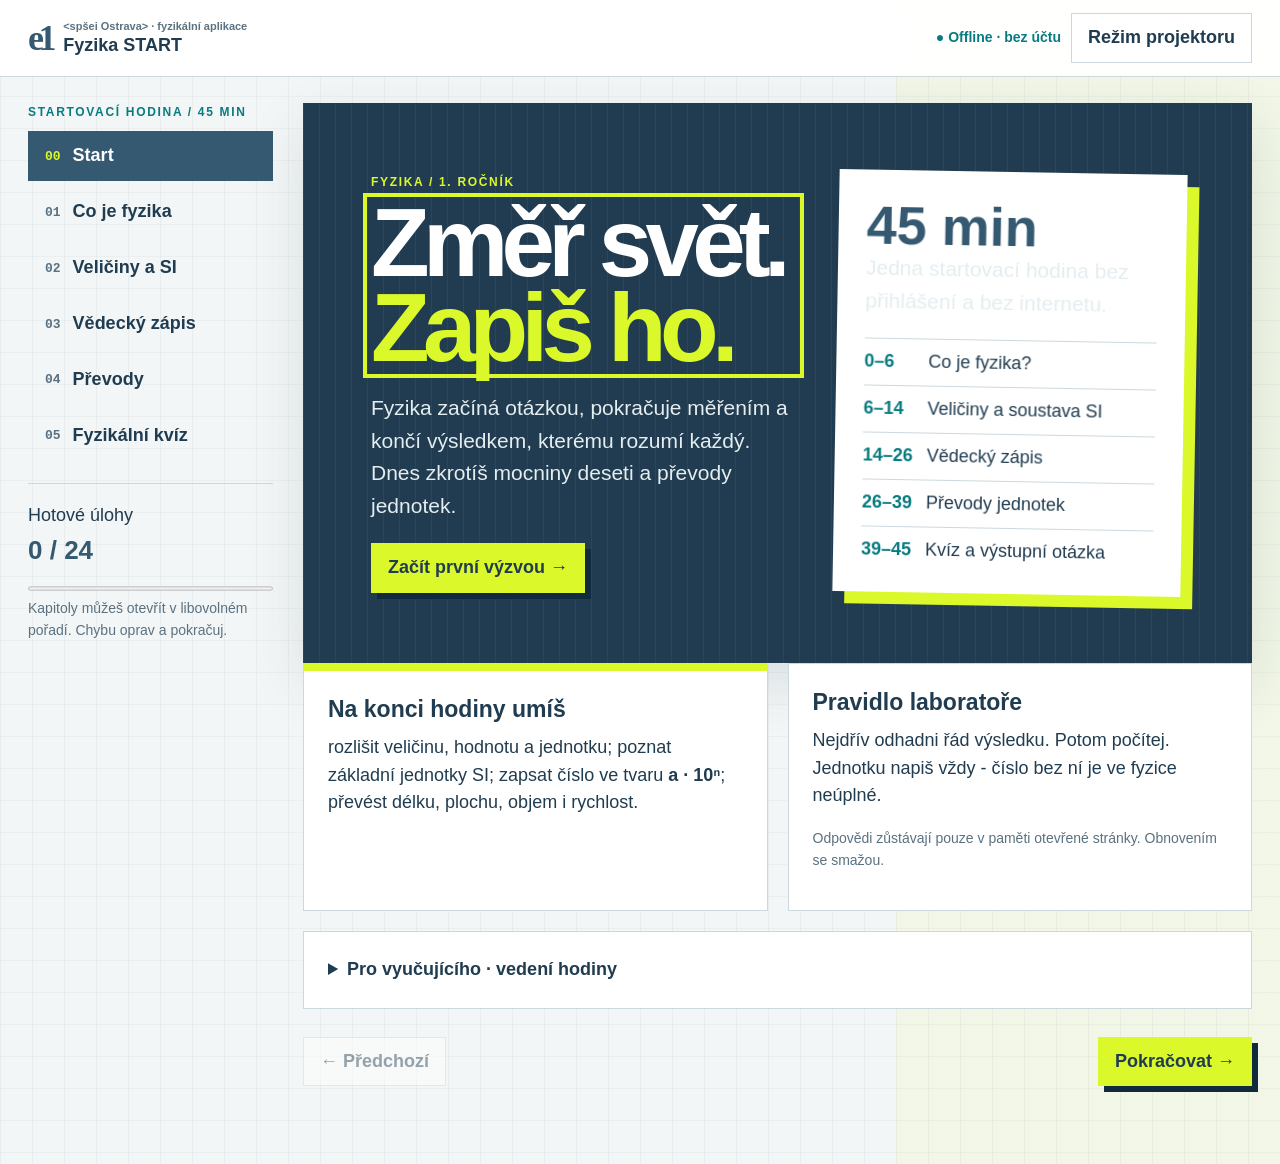
<file: docs/fyzika-start-jednotky.html>
<!doctype html>
<html lang="cs">
<head>
<meta charset="utf-8">
<meta name="viewport" content="width=device-width,initial-scale=1">
<meta name="description" content="Offline interaktivní hodina: úvod do fyziky, soustava SI, vědecký zápis, převody jednotek a kvíz ze základní školy.">
<title>Fyzika START · veličiny a jednotky</title>
<style>
:root{--ink:#203c50;--muted:#5b7180;--blue:#345970;--deep:#213c50;--lime:#dbf82a;--teal:#087b80;--paper:#f3f6f6;--white:#fff;--line:#cbd8de;--ok:#17633e;--okbg:#e4f4e9;--bad:#8a351f;--badbg:#fff0e8;--soft:#eaf0f2;--shadow:0 20px 52px rgba(33,60,80,.12)}
*{box-sizing:border-box}html{min-width:320px;scroll-behavior:smooth}body{margin:0;color:var(--ink);background:linear-gradient(90deg,transparent 0 70%,rgba(219,248,42,.08) 70%),linear-gradient(90deg,rgba(52,89,112,.055) 1px,transparent 1px),linear-gradient(rgba(52,89,112,.045) 1px,transparent 1px),var(--paper);background-size:auto,32px 32px,32px 32px,auto;font:18px/1.55 "Segoe UI",Arial,sans-serif}button,input,select{font:inherit}button{min-height:46px;border:1px solid var(--line);padding:10px 16px;color:var(--ink);background:#fff;font-weight:700;cursor:pointer;touch-action:manipulation}button:hover{border-color:var(--blue);background:#f1f5f6}button:disabled{cursor:default;opacity:.45}a{color:inherit}:focus-visible{outline:4px solid var(--lime);outline-offset:4px}h1,h2,h3,p{margin-top:0}h1{max-width:10ch;margin-bottom:22px;color:#fff;font-size:clamp(52px,8vw,96px);line-height:.88;letter-spacing:-.07em}h2{margin-bottom:14px;color:var(--blue);font-size:clamp(34px,5vw,58px);line-height:1;letter-spacing:-.055em}h3{margin-bottom:10px;font-size:23px;line-height:1.25}.topbar{position:sticky;top:0;z-index:20;border-bottom:1px solid var(--line);background:rgba(255,255,255,.96);backdrop-filter:blur(10px)}.top-inner{max-width:1460px;margin:auto;padding:13px 28px;display:flex;align-items:center;justify-content:space-between;gap:18px}.brand{display:flex;align-items:center;gap:12px;text-decoration:none;font-weight:800;line-height:1.15}.brand-mark{color:var(--blue);font:800 36px/.8 "Segoe UI";letter-spacing:-.15em}.brand small{display:block;margin-bottom:3px;color:var(--muted);font-size:11px;font-weight:650}.tools{display:flex;align-items:center;gap:10px}.offline{color:var(--teal);font-size:14px;font-weight:750}.layout{width:min(1460px,100%);margin:auto;padding:26px 28px 50px;display:grid;grid-template-columns:245px minmax(0,1fr);gap:30px}.rail{align-self:start;position:sticky;top:92px}.kicker{margin-bottom:10px;color:var(--teal);font-size:12px;font-weight:900;letter-spacing:.14em;text-transform:uppercase}.rail nav{display:grid;gap:6px}.rail nav button{width:100%;display:flex;align-items:center;gap:12px;text-align:left;border-color:transparent;background:transparent}.rail nav button span{color:var(--muted);font:700 13px Consolas,monospace}.rail nav button.active{border-color:var(--blue);color:#fff;background:var(--blue)}.rail nav button.active span{color:var(--lime)}.progress-box{margin-top:22px;padding-top:18px;border-top:1px solid var(--line)}.progress-box strong{display:block;color:var(--blue);font-size:26px}progress{width:100%;height:9px;accent-color:var(--teal)}.small{color:var(--muted);font-size:14px}.page[hidden]{display:none}.page{animation:enter .2s ease}@keyframes enter{from{opacity:.3;transform:translateY(6px)}to{opacity:1;transform:none}}.hero{min-height:560px;padding:clamp(30px,6vw,68px);display:grid;grid-template-columns:minmax(0,1.1fr) minmax(330px,.9fr);gap:40px;align-items:center;overflow:hidden;color:#fff;background:repeating-linear-gradient(90deg,rgba(255,255,255,.05) 0 1px,transparent 1px 16px),var(--deep);box-shadow:var(--shadow)}.hero .kicker{color:var(--lime)}.hero p{max-width:650px;color:#e4edf0;font-size:21px}.hero h1 em{color:var(--lime);font-style:normal}.hero-board{padding:28px;color:var(--ink);background:#fff;box-shadow:12px 12px 0 var(--lime);transform:rotate(1deg)}.hero-board .time{font-size:54px;font-weight:900;line-height:1;color:var(--blue)}.agenda{display:grid;gap:9px;margin-top:18px}.agenda div{display:grid;grid-template-columns:52px 1fr;gap:12px;padding-top:9px;border-top:1px solid var(--line)}.agenda b{color:var(--teal)}.primary{border-color:var(--lime);color:var(--deep);background:var(--lime);box-shadow:6px 6px 0 #102a3e}.primary:hover{color:#fff;background:var(--teal);border-color:var(--teal)}.section-head{max-width:900px;margin:8px 0 25px}.lead{font-size:21px;color:#496373}.grid{display:grid;grid-template-columns:1fr 1fr;gap:20px}.card{min-width:0;margin:20px 0;padding:24px;border:1px solid var(--line);background:#fff}.grid>.card{margin:0}.card.accent{border-top:8px solid var(--lime)}.card.dark{color:#fff;background:var(--deep)}.card.dark h3{color:var(--lime)}.formula{margin:16px 0;padding:16px 18px;border-left:5px solid var(--teal);background:var(--soft);font:700 clamp(24px,4vw,39px)/1.3 "Cambria Math",Georgia,serif}.formula sup{font-size:.6em}.claim-list,.answer-list{display:grid;gap:9px}.claim{padding:16px;border:1px solid var(--line);background:#fff}.claim p{margin-bottom:10px}.choices{display:flex;flex-wrap:wrap;gap:8px}.choices button[aria-pressed="true"],.answer-list button.chosen{border:2px solid var(--blue);background:#e4edf1}.choices button.correct,.answer-list button.correct{border-color:var(--ok);color:var(--ok);background:var(--okbg)}.feedback{min-height:0;margin-top:10px;padding:11px 14px;font-size:16px}.feedback:empty{display:none}.feedback.ok{color:var(--ok);background:var(--okbg)}.feedback.bad{color:var(--bad);background:var(--badbg)}.si-grid{display:grid;grid-template-columns:repeat(4,minmax(0,1fr));gap:10px}.si-card{min-height:132px;padding:15px;border-top:5px solid var(--teal);background:#fff}.si-card strong{display:block;color:var(--blue);font-size:20px}.si-card b{display:block;margin-top:9px;font-size:27px}.si-card span{color:var(--muted);font-size:14px}.prefix-line{display:grid;grid-template-columns:repeat(9,minmax(70px,1fr));gap:5px;overflow:auto;padding-bottom:7px}.prefix{min-width:70px;padding:11px 6px;text-align:center;border:1px solid var(--line);background:#fff}.prefix b,.prefix small{display:block}.prefix b{color:var(--blue);font-size:21px}.prefix.current{border-color:var(--teal);background:#e4f0f0}.trainer{display:grid;grid-template-columns:minmax(0,1.25fr) minmax(270px,.75fr);gap:20px}.task-box{padding:28px;border:1px solid var(--line);background:#fff}.task-count{color:var(--teal);font-size:13px;font-weight:900;letter-spacing:.1em;text-transform:uppercase}.task-prompt{margin:17px 0;font:750 clamp(28px,4vw,45px)/1.25 "Cambria Math",Georgia,serif}.input-row{display:flex;align-items:end;gap:10px;flex-wrap:wrap}.input-row label{display:grid;gap:6px;font-weight:750}.input-row input{width:150px;min-height:50px;padding:9px 12px;border:2px solid #93aab6;background:#fff}.input-row .exponent{width:92px}.input-row select{min-height:50px;padding:9px 12px;border:2px solid #93aab6;background:#fff}.times{padding-bottom:11px;font-size:23px;font-weight:800}.attempt-dots{display:flex;gap:7px;margin:15px 0}.attempt-dots span{width:13px;height:13px;border:2px solid #8da1ad}.attempt-dots .done{border-color:var(--ok);background:var(--ok)}.attempt-dots .assisted{border-color:#a47f12;background:#f5ca3a}.hint{margin-top:12px}.hint summary{color:var(--blue);font-weight:750;cursor:pointer}.rule{padding:18px;border-left:7px solid var(--lime);background:#f6fadf}.conversion-map{display:grid;grid-template-columns:1fr auto 1fr;gap:12px;align-items:center;margin:18px 0}.unit-block{padding:17px;text-align:center;background:var(--soft)}.unit-block strong{display:block;color:var(--blue);font-size:25px}.arrow-big{font-size:30px}.quiz-item{margin:18px 0;padding:20px;border:1px solid var(--line);background:#fff}.quiz-item h3{font-size:20px}.answer-list button{text-align:left;font-weight:600}.answer-list button.wrong{border-color:var(--bad);color:var(--bad);background:var(--badbg)}.score{color:var(--blue);font-size:60px;font-weight:900;line-height:1}.score-grid{display:grid;grid-template-columns:260px 1fr;gap:20px}.score-panel{padding:28px;color:#fff;background:var(--deep)}.score-panel .score{color:var(--lime)}.topic-summary{display:grid;gap:9px}.topic-row{display:grid;grid-template-columns:minmax(180px,1fr) 90px;gap:12px;align-items:center;padding:10px 0;border-bottom:1px solid var(--line)}.exit-question{margin-top:18px;padding:20px;border-left:7px solid var(--lime);background:#fff}.next{display:flex;justify-content:space-between;gap:10px;margin:28px 0}.next button:last-child{margin-left:auto}.projector{font-size:22px}.projector .layout{max-width:1750px;grid-template-columns:210px minmax(0,1fr)}.projector .small,.projector .feedback{font-size:17px}.projector .task-prompt{font-size:50px}.projector button,.projector input,.projector select{font-size:20px}.projector .si-card span{font-size:16px}.toast{position:fixed;right:22px;bottom:22px;z-index:30;max-width:430px;padding:14px 18px;color:#fff;background:var(--deep);box-shadow:var(--shadow)}.toast[hidden]{display:none}footer{margin-top:35px;padding-top:20px;border-top:1px solid var(--line);color:var(--muted);font-size:14px}
@media(max-width:1050px){.layout,.projector .layout{grid-template-columns:1fr}.rail{position:static}.rail>.kicker{display:none}.rail nav{display:flex;overflow:auto}.rail nav button{width:auto;flex:0 0 auto;white-space:nowrap}.progress-box{margin:8px 0 0;padding:8px 0;border:0;display:flex;align-items:center;gap:10px}.progress-box strong{font-size:18px}.progress-box progress{width:120px}.progress-box .small{display:none}.hero{grid-template-columns:1fr;min-height:0}.si-grid{grid-template-columns:repeat(2,1fr)}}
@media(max-width:680px){body{font-size:17px}.top-inner{padding:12px 15px}.offline{display:none}.layout{padding:16px}.hero{padding:28px}.hero-board{box-shadow:7px 7px 0 var(--lime)}.grid,.trainer,.score-grid{grid-template-columns:1fr}.si-grid{grid-template-columns:1fr 1fr}.card,.task-box{padding:18px}.input-row{align-items:stretch}.input-row label,.input-row input,.input-row select{width:100%}.times{padding:4px}.conversion-map{grid-template-columns:1fr}.arrow-big{transform:rotate(90deg);text-align:center}h1{font-size:53px}.tools button{padding:7px 9px;font-size:14px}}
@media(prefers-reduced-motion:reduce){html{scroll-behavior:auto}.page{animation:none}}
@media print{.topbar,.rail,.next,.no-print,.toast{display:none!important}.layout{display:block;padding:0}.page{display:none!important}#page5{display:block!important}.score-panel{color:#000;background:#fff;border:2px solid #000}.score-panel .score{color:#000}.card{break-inside:avoid}}
</style>
<style>.rail,main{min-width:0}</style>
</head>
<body>
<header class="topbar"><div class="top-inner"><a class="brand" href="index.html"><span class="brand-mark" aria-hidden="true">e1</span><span><small>&lt;spšei Ostrava&gt; · fyzikální aplikace</small>Fyzika START</span></a><div class="tools"><span class="offline">● Offline · bez účtu</span><button id="projector" type="button" aria-pressed="false">Režim projektoru</button></div></div></header>
<div class="layout">
<aside class="rail"><div class="kicker">Startovací hodina / 45 min</div><nav aria-label="Části hodiny"><button class="active" data-page="0" aria-current="page"><span>00</span>Start</button><button data-page="1"><span>01</span>Co je fyzika</button><button data-page="2"><span>02</span>Veličiny a SI</button><button data-page="3"><span>03</span>Vědecký zápis</button><button data-page="4"><span>04</span>Převody</button><button data-page="5"><span>05</span>Fyzikální kvíz</button></nav><div class="progress-box"><span>Hotové úlohy</span><strong id="progressText">0 / 24</strong><progress id="progress" value="0" max="24" aria-label="Počet správně vyřešených úloh"></progress><p class="small">Kapitoly můžeš otevřít v libovolném pořadí. Chybu oprav a pokračuj.</p></div></aside>
<main>
<section class="page" id="page0" aria-labelledby="title0">
  <div class="hero"><div><div class="kicker">Fyzika / 1. ročník</div><h1 id="title0" tabindex="-1">Změř svět. <em>Zapiš ho.</em></h1><p>Fyzika začíná otázkou, pokračuje měřením a končí výsledkem, kterému rozumí každý. Dnes zkrotíš mocniny deseti a převody jednotek.</p><button class="primary" type="button" data-page="1">Začít první výzvou →</button></div><div class="hero-board"><div class="time">45 min</div><p>Jedna startovací hodina bez přihlášení a bez internetu.</p><div class="agenda"><div><b>0–6</b><span>Co je fyzika?</span></div><div><b>6–14</b><span>Veličiny a soustava SI</span></div><div><b>14–26</b><span>Vědecký zápis</span></div><div><b>26–39</b><span>Převody jednotek</span></div><div><b>39–45</b><span>Kvíz a výstupní otázka</span></div></div></div></div>
  <div class="grid"><div class="card accent"><h3>Na konci hodiny umíš</h3><p>rozlišit veličinu, hodnotu a jednotku; poznat základní jednotky SI; zapsat číslo ve tvaru <b>a · 10ⁿ</b>; převést délku, plochu, objem i rychlost.</p></div><div class="card"><h3>Pravidlo laboratoře</h3><p>Nejdřív odhadni řád výsledku. Potom počítej. Jednotku napiš vždy - číslo bez ní je ve fyzice neúplné.</p><p class="small">Odpovědi zůstávají pouze v paměti otevřené stránky. Obnovením se smažou.</p></div></div>
  <details class="card"><summary><b>Pro vyučujícího · vedení hodiny</b></summary><p>Pracujte společně do konce části SI, poté mohou žáci pokračovat vlastním tempem. Ve vědeckém zápisu trvejte na podmínce 1 ≤ |a| &lt; 10. U převodů nechte žáky před výpočtem říci, zda má být číslo větší, nebo menší. Plochy a objemy jsou zařazeny záměrně: předpona se umocňuje spolu s jednotkou.</p><p class="small">Obsah vychází z dodané prezentace „Fyzikální veličiny a jednotky“ (35 snímků). Staré definice jednotek založené na prototypech nejsou použity jako platné definice; pro tuto hodinu stačí názvy, značky a převody.</p></details>
</section>

<section class="page" id="page1" hidden aria-labelledby="title1">
  <div class="section-head"><div class="kicker">01 / 6 minut</div><h2 id="title1" tabindex="-1">Fyzika se ptá tak, aby šla odpověď ověřit.</h2><p class="lead">Vědecké tvrzení musí být testovatelné pozorováním nebo experimentem. Hodnotový soud může být důležitý, ale experiment ho sám nerozhodne.</p></div>
  <div class="grid"><div class="card dark"><h3>Od otázky k výsledku</h3><div class="agenda"><div><b>1</b><span>Polož přesnou otázku.</span></div><div><b>2</b><span>Navrhni měření nebo pozorování.</span></div><div><b>3</b><span>Porovnej výsledek s předpovědí.</span></div><div><b>4</b><span>Nech výsledek zkontrolovat ostatními.</span></div></div></div><div class="card"><h3>Látka a pole</h3><p>Fyzika popisuje hmotné objekty a jejich vzájemné působení. Běžná tělesa jsou látka; gravitační, elektrické nebo magnetické působení popisujeme pomocí pole.</p><div class="rule"><b>Příklad:</b> tvrzení „silnější magnet zvedne více sponek“ můžeme ověřit opakovaným měřením.</div></div></div>
  <h3>Rychlá porada: lze o pravdivosti rozhodnout experimentem?</h3><div class="claim-list" id="claims"></div>
</section>

<section class="page" id="page2" hidden aria-labelledby="title2">
  <div class="section-head"><div class="kicker">02 / 8 minut</div><h2 id="title2" tabindex="-1">Číslo potřebuje jednotku.</h2><p class="lead">Měřením určujeme hodnotu fyzikální veličiny: číselnou hodnotu a měřicí jednotku.</p></div>
  <div class="formula">X = {X} · [X]<small style="display:block;font:16px 'Segoe UI';color:var(--muted)">např. V = 25 cm³ → {V} = 25 a [V] = cm³</small></div>
  <div class="card"><h3>Sedm základních veličin soustavy SI</h3><div class="si-grid"><div class="si-card"><strong>Délka</strong><span>značka veličiny l</span><b>metr · m</b></div><div class="si-card"><strong>Hmotnost</strong><span>značka veličiny m</span><b>kilogram · kg</b></div><div class="si-card"><strong>Čas</strong><span>značka veličiny t</span><b>sekunda · s</b></div><div class="si-card"><strong>Elektrický proud</strong><span>značka veličiny I</span><b>ampér · A</b></div><div class="si-card"><strong>Teplota</strong><span>značka veličiny T</span><b>kelvin · K</b></div><div class="si-card"><strong>Látkové množství</strong><span>značka veličiny n</span><b>mol · mol</b></div><div class="si-card"><strong>Svítivost</strong><span>značka veličiny Iᵥ</span><b>kandela · cd</b></div><div class="si-card" style="border-top-color:var(--lime)"><strong>Odvozené</strong><span>např. síla, tlak, energie</span><b>N · Pa · J</b></div></div></div>
  <div class="grid"><div class="card"><h3>Základní ≠ běžně používaná</h3><p>Minuta, hodina, litr nebo tuna jsou povolené vedlejší jednotky. V úlohách je často převádíme na sekundu, metr krychlový a kilogram.</p></div><div class="card"><h3>Velké písmeno může změnit význam</h3><p><b>m</b> je metr nebo značka hmotnosti podle kontextu, ale <b>M</b> jako předpona znamená mega = 10⁶. Značky jednotek nepíšeme v množném čísle ani s tečkou.</p></div></div>
  <div class="card accent"><h3>Mini-kvíz SI</h3><div id="siQuiz"></div></div>
</section>

<section class="page" id="page3" hidden aria-labelledby="title3">
  <div class="section-head"><div class="kicker">03 / 12 minut</div><h2 id="title3" tabindex="-1">Nuly schovej do exponentu.</h2><p class="lead">Vědecký zápis má tvar <b>a · 10ⁿ</b>, kde 1 ≤ |a| &lt; 10. Exponent říká, o kolik míst se desetinná čárka posunula.</p></div>
  <div class="grid"><div class="card"><h3>Směr pohybu čárky</h3><div class="conversion-map"><div class="unit-block"><strong>6 020 000</strong><span>čárka vlevo o 6</span></div><div class="arrow-big">→</div><div class="unit-block"><strong>6,02 · 10⁶</strong><span>kladný exponent</span></div></div><div class="conversion-map"><div class="unit-block"><strong>0,000 42</strong><span>čárka vpravo o 4</span></div><div class="arrow-big">→</div><div class="unit-block"><strong>4,2 · 10⁻⁴</strong><span>záporný exponent</span></div></div></div><div class="card"><h3>Kontrola během tří sekund</h3><ol><li>Je koeficient od 1 do 10?</li><li>Velké číslo → exponent obvykle kladný.</li><li>Číslo mezi 0 a 1 → exponent záporný.</li></ol><div class="rule"><b>Pozor:</b> 42 · 10³ je pravdivý zápis, ale není normalizovaný vědecký zápis. Správně 4,2 · 10⁴.</div></div></div>
  <div class="trainer"><div class="task-box"><div class="task-count" id="sciCount"></div><div class="task-prompt" id="sciPrompt"></div><form id="sciForm"><div class="input-row"><label for="coefficient">Koeficient a<input id="coefficient" inputmode="decimal" autocomplete="off" placeholder="např. 6,02"></label><span class="times">· 10</span><label for="exponent">Exponent n<input class="exponent" id="exponent" inputmode="numeric" autocomplete="off" placeholder="např. −4"></label><button class="primary" type="submit">Ověřit</button></div></form><div class="feedback" id="sciFeedback" role="status"></div><details class="hint" id="sciHint"><summary>Nápověda</summary><p id="sciHintText"></p></details><div class="attempt-dots" id="sciDots" aria-label="Postup trenažérem"></div><button id="sciNext" type="button" disabled>Další číslo →</button></div><aside class="card"><h3>Čti zápis nahlas</h3><p id="sciRead">Nejdřív vyřeš úlohu.</p><p class="small">Kalkulačka často používá zápis E: <b>6,02E23</b> znamená 6,02 · 10²³.</p></aside></div>
</section>

<section class="page" id="page4" hidden aria-labelledby="title4">
  <div class="section-head"><div class="kicker">04 / 13 minut</div><h2 id="title4" tabindex="-1">Převáděj vztah, ne jen čárku.</h2><p class="lead">Původní jednotku vyjádři pomocí cílové, dosaď ji do hodnoty a teprve potom násob. U plochy a objemu umocni i převodní faktor.</p></div>
  <div class="prefix-line" aria-label="Přehled vybraných předpon SI"><div class="prefix"><small>giga</small><b>G</b><span>10⁹</span></div><div class="prefix"><small>mega</small><b>M</b><span>10⁶</span></div><div class="prefix"><small>kilo</small><b>k</b><span>10³</span></div><div class="prefix"><small>hecto</small><b>h</b><span>10²</span></div><div class="prefix current"><small>jednotka</small><b>—</b><span>10⁰</span></div><div class="prefix"><small>mili</small><b>m</b><span>10⁻³</span></div><div class="prefix"><small>mikro</small><b>µ</b><span>10⁻⁶</span></div><div class="prefix"><small>nano</small><b>n</b><span>10⁻⁹</span></div><div class="prefix"><small>piko</small><b>p</b><span>10⁻¹²</span></div></div>
  <div class="grid"><div class="card"><h3>Jednotka délky</h3><div class="formula" style="font-size:25px">2,4 mm = 2,4 · 10⁻³ m</div><p>Jdeme na větší jednotku, proto je číselná hodnota menší.</p></div><div class="card"><h3>Plocha a objem</h3><div class="formula" style="font-size:25px">3 m² = 3 · (100 cm)² = 30 000 cm²<br>7 mm³ = 7 · (10⁻³ m)³ = 7 · 10⁻⁹ m³</div></div></div>
  <div class="trainer"><div class="task-box"><div class="task-count" id="convCount"></div><div class="task-prompt" id="convPrompt"></div><form id="convForm"><div class="input-row"><label for="convAnswer">Číselná hodnota<input id="convAnswer" inputmode="decimal" autocomplete="off" placeholder="můžeš použít 3e7"></label><strong class="times" id="convUnit"></strong><button class="primary" type="submit">Ověřit převod</button></div></form><div class="feedback" id="convFeedback" role="status"></div><details class="hint" id="convHint"><summary>Nápověda po vlastním pokusu</summary><p id="convHintText"></p></details><div class="attempt-dots" id="convDots" aria-label="Postup trenažérem"></div><button id="convNext" type="button" disabled>Další převod →</button></div><aside class="card"><h3>Tři otázky před výpočtem</h3><ol><li>Jdu na větší, nebo menší jednotku?</li><li>Je jednotka na první, druhou, nebo třetí?</li><li>Dává řád výsledku smysl?</li></ol><div class="rule" id="convMethod">Zde se po kontrole ukáže bezpečný postup.</div></aside></div>
</section>

<section class="page" id="page5" hidden aria-labelledby="title5">
  <div class="section-head"><div class="kicker">05 / 6 minut</div><h2 id="title5" tabindex="-1">Co si neseš ze základní školy?</h2><p class="lead">Kvíz není známka. Ukáže, které pojmy má smysl v prvních hodinách rychle zopakovat.</p></div>
  <div id="finalQuiz"></div>
  <div class="score-grid"><div class="score-panel"><div class="small" style="color:#d9e4e9">Celkem správně</div><div class="score" id="score">0 / 24</div><p id="scoreNote">Začni v libovolné kapitole.</p></div><div class="card" style="margin:0"><h3>Přehled témat</h3><div class="topic-summary" id="topicSummary"></div><button id="reset" type="button">Začít znovu</button></div></div>
  <div class="exit-question"><h3>Výstupní otázka do sešitu</h3><p><b>Proč je 1 m² = 10 000 cm², a ne 100 cm²?</b> Odpověz jednou větou a přidej výpočet. Potom porovnej se sousedem.</p><details><summary>Zkontrolovat myšlenku</summary><p>Protože převádíme oba rozměry plochy: 1 m² = (100 cm)² = 100² cm² = 10 000 cm².</p></details></div>
  <footer>Aplikace neukládá jméno, odpovědi ani analytiku a nic neodesílá. Funguje přímo z místního souboru.</footer>
</section>
<div class="next"><button id="prev" type="button">← Předchozí</button><button id="next" class="primary" type="button">Pokračovat →</button></div>
</main></div>
<div class="toast" id="toast" role="status" hidden></div>
<script>
'use strict';
const $=id=>document.getElementById(id);
const claims=[
 {text:'Kouření zvyšuje riziko rakoviny plic.',answer:true,why:'Lze porovnat výskyt onemocnění u velkých skupin a hlídat další vlivy.'},
 {text:'Mona Lisa je nejkrásnější obraz na světě.',answer:false,why:'„Nejkrásnější“ je hodnotový soud; experiment může zjistit oblibu, ne objektivní krásu.'},
 {text:'Při stejných podmínkách padá ocelová kulička rychleji než papírová koule.',answer:true,why:'Tvrzení lze ověřit opakovaným měřením času a podmínky přesně popsat.'},
 {text:'Není správné zasahovat do lidské DNA.',answer:false,why:'Jde o etické hodnocení. Věda může popsat následky, ale sama neurčí, co je správné.'}
];
const siQuestions=[
 {q:'Základní jednotka času je…',options:['hodina (h)','sekunda (s)','minuta (min)'],correct:1,why:'Sekunda je základní jednotka SI; minuta i hodina jsou vedlejší.'},
 {q:'Která dvojice je správně?',options:['hmotnost — metr','elektrický proud — ampér','teplota — stupeň Celsia'],correct:1,why:'Ampér (A) je základní jednotka proudu. Základní jednotkou teploty je kelvin.'},
 {q:'Newton N je…',options:['základní jednotka','odvozená jednotka síly','značka veličiny'],correct:1,why:'Newton je odvozená jednotka: 1 N = 1 kg·m·s⁻².'}
];
const sciTasks=[
 {shown:'4 500 000',a:4.5,n:6,hint:'Posuň čárku za první nenulovou číslici. Posun je o 6 míst doleva.',read:'4,5 milionu = 4,5 krát deset na šestou.'},
 {shown:'0,000 072',a:7.2,n:-5,hint:'První nenulová číslice je 7. U malého čísla bude exponent záporný.',read:'Sedmdesát dva miliontin = 7,2 krát deset na minus pátou.'},
 {shown:'602 000 000 000 000 000 000 000',a:6.02,n:23,hint:'Je to velké číslo. Čárku posuň za 6 a spočítej 23 míst.',read:'6,02 krát deset na dvacátou třetí - přibližný řád Avogadrovy konstanty.'},
 {shown:'0,000 000 001 5',a:1.5,n:-9,hint:'Předpona nano znamená 10⁻⁹.',read:'1,5 krát deset na minus devátou.'},
 {shown:'−38 900',a:-3.89,n:4,hint:'Znaménko minus zůstává u koeficientu. Jeho absolutní hodnota musí být menší než 10.',read:'Minus 3,89 krát deset na čtvrtou.'}
];
const convTasks=[
 {prompt:'2,4 mm = ? m',answer:.0024,unit:'m',hint:'1 mm = 10⁻³ m. Násob 2,4 · 10⁻³.',method:'2,4 mm = 2,4 · 10⁻³ m = 0,002 4 m.',factor:1e-6},
 {prompt:'5 min = ? s',answer:300,unit:'s',hint:'1 min = 60 s.',method:'5 min = 5 · 60 s = 300 s.',factor:3600},
 {prompt:'250 l = ? m³',answer:.25,unit:'m³',hint:'1 l = 10⁻³ m³.',method:'250 l = 250 · 10⁻³ m³ = 0,25 m³.',factor:1e-6},
 {prompt:'3 m² = ? cm²',answer:30000,unit:'cm²',hint:'1 m = 100 cm, proto 1 m² = (100 cm)².',method:'3 m² = 3 · (100 cm)² = 3 · 10 000 cm² = 30 000 cm².',factor:1e8,power:2},
 {prompt:'7 mm³ = ? m³',answer:7e-9,unit:'m³',hint:'1 mm = 10⁻³ m, proto 1 mm³ = (10⁻³ m)³.',method:'7 mm³ = 7 · (10⁻³ m)³ = 7 · 10⁻⁹ m³.',factor:1e-18,power:3},
 {prompt:'4,2 g/cm³ = ? kg/m³',answer:4200,unit:'kg/m³',hint:'1 g = 10⁻³ kg a 1 cm³ = 10⁻⁶ m³. Dělíš tedy 10⁻³ / 10⁻⁶.',method:'4,2 g/cm³ = 4,2 · (10⁻³ kg)/(10⁻⁶ m³) = 4,2 · 10³ kg/m³.',factor:1e6},
 {prompt:'900 km/h = ? m/s',answer:250,unit:'m/s',hint:'Kilometry násob 1 000, hodiny násob 3 600: 900 · 1000 / 3600.',method:'900 km/h = 900 · 1000 m / 3600 s = 250 m/s.',factor:(1000/3600)**2}
];
const finalQuestions=[
 {q:'Která veličina je vektorová?',options:['čas','teplota','síla','energie'],correct:2,why:'Síla má kromě velikosti a jednotky také směr.'},
 {q:'Jednotka výkonu je…',options:['joule','watt','pascal','newton'],correct:1,why:'Výkon měříme ve wattech (W).'},
 {q:'Co měří volt?',options:['elektrický proud','elektrické napětí','elektrický odpor','výkon'],correct:1,why:'Volt (V) je jednotka elektrického napětí.'},
 {q:'Který zápis má stejnou hodnotu jako 0,003?',options:['3 · 10³','3 · 10⁻²','3 · 10⁻³','0,3 · 10⁻³'],correct:2,why:'10⁻³ = 0,001; trojnásobek je 0,003.'},
 {q:'Těleso se pohybuje rovnoměrně rychlostí 5 m/s. Za 4 s urazí…',options:['1,25 m','9 m','20 m','25 m'],correct:2,why:'s = v·t = 5·4 = 20 m.'}
];
const state={page:0,claims:Array(claims.length).fill(false),si:Array(siQuestions.length).fill(false),sci:Array(sciTasks.length).fill(false),conv:Array(convTasks.length).fill(false),final:Array(finalQuestions.length).fill(false),sciIndex:0,convIndex:0};
function parseNumber(value){const s=value.trim().replace(/\s/g,'').replace(/,/g,'.').replace(/[−–]/g,'-').replace(/[×·]/g,'*');if(!/^[+-]?(?:\d+(?:\.\d*)?|\.\d+)(?:e[+-]?\d+)?$/i.test(s))return NaN;return Number(s)}
function near(a,b){return Number.isFinite(a)&&Math.abs(a-b)<=Math.max(Math.abs(b)*1e-9,1e-12)}
function setFeedback(el,ok,text){el.textContent=(ok?'✓ ':'Ještě ne. ')+text;el.className='feedback '+(ok?'ok':'bad')}
function renderClaims(){$('claims').innerHTML=claims.map((c,i)=>`<article class="claim"><p><b>${String.fromCharCode(65+i)}.</b> ${c.text}</p><div class="choices"><button type="button" data-claim="${i}" data-value="1" aria-pressed="false">Ano, je testovatelné</button><button type="button" data-claim="${i}" data-value="0" aria-pressed="false">Ne, experiment nerozhodne</button></div><div class="feedback" id="claimFeedback${i}" role="status"></div></article>`).join('');document.querySelectorAll('[data-claim]').forEach(b=>b.onclick=()=>{const i=+b.dataset.claim,ok=(b.dataset.value==='1')===claims[i].answer;state.claims[i]=ok;b.parentElement.querySelectorAll('button').forEach(x=>{x.classList.remove('correct');x.setAttribute('aria-pressed','false')});b.setAttribute('aria-pressed','true');if(ok)b.classList.add('correct');setFeedback($('claimFeedback'+i),ok,claims[i].why);updateProgress()})}
function renderChoiceQuiz(host,questions,key,prefix){$(host).innerHTML=questions.map((q,i)=>`<article class="quiz-item"><h3>${i+1}. ${q.q}</h3><div class="answer-list">${q.options.map((o,j)=>`<button type="button" data-${prefix}="${i}" data-option="${j}">${o}</button>`).join('')}</div><div class="feedback" id="${prefix}Feedback${i}" role="status"></div></article>`).join('');document.querySelectorAll(`[data-${prefix}]`).forEach(b=>b.onclick=()=>{const i=+b.dataset[prefix],j=+b.dataset.option,ok=j===questions[i].correct;state[key][i]=ok;b.parentElement.querySelectorAll('button').forEach(x=>x.classList.remove('chosen','correct','wrong'));b.classList.add(ok?'correct':'wrong');if(!ok)b.classList.add('chosen');setFeedback($(prefix+'Feedback'+i),ok,questions[i].why);updateProgress()})}
function dots(host,arr,current){$(host).innerHTML=arr.map((ok,i)=>`<span class="${ok?'done':''}" title="Úloha ${i+1}${i===current?' právě otevřená':''}"></span>`).join('')}
function loadSci(){const t=sciTasks[state.sciIndex];$('sciCount').textContent=`Vědecký zápis · úloha ${state.sciIndex+1} z ${sciTasks.length}`;$('sciPrompt').textContent=t.shown+' = a · 10ⁿ';$('coefficient').value='';$('exponent').value='';$('sciFeedback').textContent='';$('sciFeedback').className='feedback';$('sciHint').open=false;$('sciHintText').textContent=t.hint;$('sciNext').disabled=!state.sci[state.sciIndex];$('sciNext').textContent=state.sciIndex===sciTasks.length-1?'Zpět na první úlohu ↺':'Další číslo →';$('sciRead').textContent='Nejdřív vyřeš úlohu.';dots('sciDots',state.sci,state.sciIndex)}
$('sciForm').onsubmit=e=>{e.preventDefault();const t=sciTasks[state.sciIndex],a=parseNumber($('coefficient').value),n=parseNumber($('exponent').value);let ok=near(a,t.a)&&n===t.n;state.sci[state.sciIndex]=ok;if(ok){setFeedback($('sciFeedback'),true,'Správný normalizovaný zápis.');$('sciRead').textContent=t.read;$('sciNext').disabled=false}else{let msg='Zkontroluj koeficient i exponent.';if(!Number.isFinite(a)||!Number.isFinite(n))msg='Do obou polí zadej číslo. Desetinná čárka je povolená.';else if(Math.abs(a)>=10||Math.abs(a)<1)msg='Koeficient musí mít absolutní hodnotu alespoň 1 a menší než 10.';else if(Math.sign(a)!==Math.sign(t.a))msg='Znaménko původního čísla musí zůstat u koeficientu.';else if(Math.sign(n)!==Math.sign(t.n)&&n!==0)msg='Zkontroluj znaménko exponentu: velké číslo má kladný, číslo mezi 0 a 1 záporný.';setFeedback($('sciFeedback'),false,msg);$('sciNext').disabled=true}$('sciRead').textContent=ok?t.read:'Nejdřív oprav zápis.';dots('sciDots',state.sci,state.sciIndex);updateProgress()};
$('sciNext').onclick=()=>{state.sciIndex=(state.sciIndex+1)%sciTasks.length;loadSci()};
function loadConv(){const t=convTasks[state.convIndex];$('convCount').textContent=`Převod · úloha ${state.convIndex+1} ze ${convTasks.length}`;$('convPrompt').textContent=t.prompt;$('convUnit').textContent=t.unit;$('convAnswer').value='';$('convFeedback').textContent='';$('convFeedback').className='feedback';$('convHint').open=false;$('convHintText').textContent=t.hint;$('convMethod').textContent='Zde se po kontrole ukáže bezpečný postup.';$('convNext').disabled=!state.conv[state.convIndex];$('convNext').textContent=state.convIndex===convTasks.length-1?'Zpět na první převod ↺':'Další převod →';dots('convDots',state.conv,state.convIndex)}
$('convForm').onsubmit=e=>{e.preventDefault();const t=convTasks[state.convIndex],v=parseNumber($('convAnswer').value),ok=near(v,t.answer);state.conv[state.convIndex]=ok;if(ok){setFeedback($('convFeedback'),true,'Výsledek i řád jsou správně.');$('convMethod').innerHTML='<b>Postup:</b> '+t.method;$('convNext').disabled=false}else{let msg='Zkontroluj převodní faktor a řád výsledku.';if(!Number.isFinite(v))msg='Zadej pouze číselnou hodnotu. Můžeš použít čárku nebo zápis 7e-9.';else if(v!==0&&near(v*t.factor,t.answer))msg='Použil jsi převodní faktor opačným směrem. Nejdřív odhadni, zda má číslo růst, nebo klesnout.';else if(t.power&&v!==0){const ratio=Math.abs(v/t.answer);if(near(ratio,100)||near(ratio,.01)||near(ratio,1000)||near(ratio,.001))msg=`Předpona se musí umocnit spolu s jednotkou na ${t.power}.`}$('convMethod').textContent='Odhadni směr změny a otevři nápovědu až po vlastním pokusu.';setFeedback($('convFeedback'),false,msg);$('convNext').disabled=true}dots('convDots',state.conv,state.convIndex);updateProgress()};
$('convNext').onclick=()=>{state.convIndex=(state.convIndex+1)%convTasks.length;loadConv()};
function updateProgress(){const groups=[['Co je fyzika',state.claims],['Soustava SI',state.si],['Vědecký zápis',state.sci],['Převody',state.conv],['Kvíz ZŠ',state.final]],done=groups.reduce((s,g)=>s+g[1].filter(Boolean).length,0),total=groups.reduce((s,g)=>s+g[1].length,0);$('progress').max=total;$('progress').value=done;$('progressText').textContent=done+' / '+total;$('score').textContent=done+' / '+total;$('scoreNote').textContent=done===total?'Výborně. Všechny kontrolované úlohy jsou vyřešené.':'Rozpracováno. Chyby můžeš kdykoliv opravit.';$('topicSummary').innerHTML=groups.map(([name,a],i)=>`<div class="topic-row"><button type="button" data-summary-page="${i+1}">${name}</button><b>${a.filter(Boolean).length} / ${a.length}</b></div>`).join('');document.querySelectorAll('[data-summary-page]').forEach(b=>b.onclick=()=>go(+b.dataset.summaryPage))}
function go(n){state.page=Math.max(0,Math.min(5,n));document.querySelectorAll('.page').forEach((p,i)=>p.hidden=i!==state.page);document.querySelectorAll('nav [data-page]').forEach(b=>{const active=+b.dataset.page===state.page;b.classList.toggle('active',active);active?b.setAttribute('aria-current','page'):b.removeAttribute('aria-current')});$('prev').disabled=state.page===0;$('next').hidden=state.page===5;$('next').textContent=state.page===4?'Přejít ke kvízu →':'Pokračovat →';$('title'+state.page).focus({preventScroll:true});window.scrollTo({top:0,behavior:'instant'});updateProgress()}
document.querySelectorAll('[data-page]').forEach(b=>b.onclick=()=>go(+b.dataset.page));$('prev').onclick=()=>go(state.page-1);$('next').onclick=()=>go(state.page+1);
$('projector').onclick=()=>{const on=document.body.classList.toggle('projector');$('projector').setAttribute('aria-pressed',String(on));$('projector').textContent=on?'Běžné zobrazení':'Režim projektoru'};
$('reset').onclick=()=>{state.claims.fill(false);state.si.fill(false);state.sci.fill(false);state.conv.fill(false);state.final.fill(false);state.sciIndex=0;state.convIndex=0;renderClaims();renderChoiceQuiz('siQuiz',siQuestions,'si','si');renderChoiceQuiz('finalQuiz',finalQuestions,'final','final');loadSci();loadConv();updateProgress();const toast=$('toast');toast.textContent='Výsledky byly vynulovány. Můžeš začít znovu.';toast.hidden=false;setTimeout(()=>toast.hidden=true,2500)};
renderClaims();renderChoiceQuiz('siQuiz',siQuestions,'si','si');renderChoiceQuiz('finalQuiz',finalQuestions,'final','final');loadSci();loadConv();go(0);
</script>
</body>
</html>
</file>
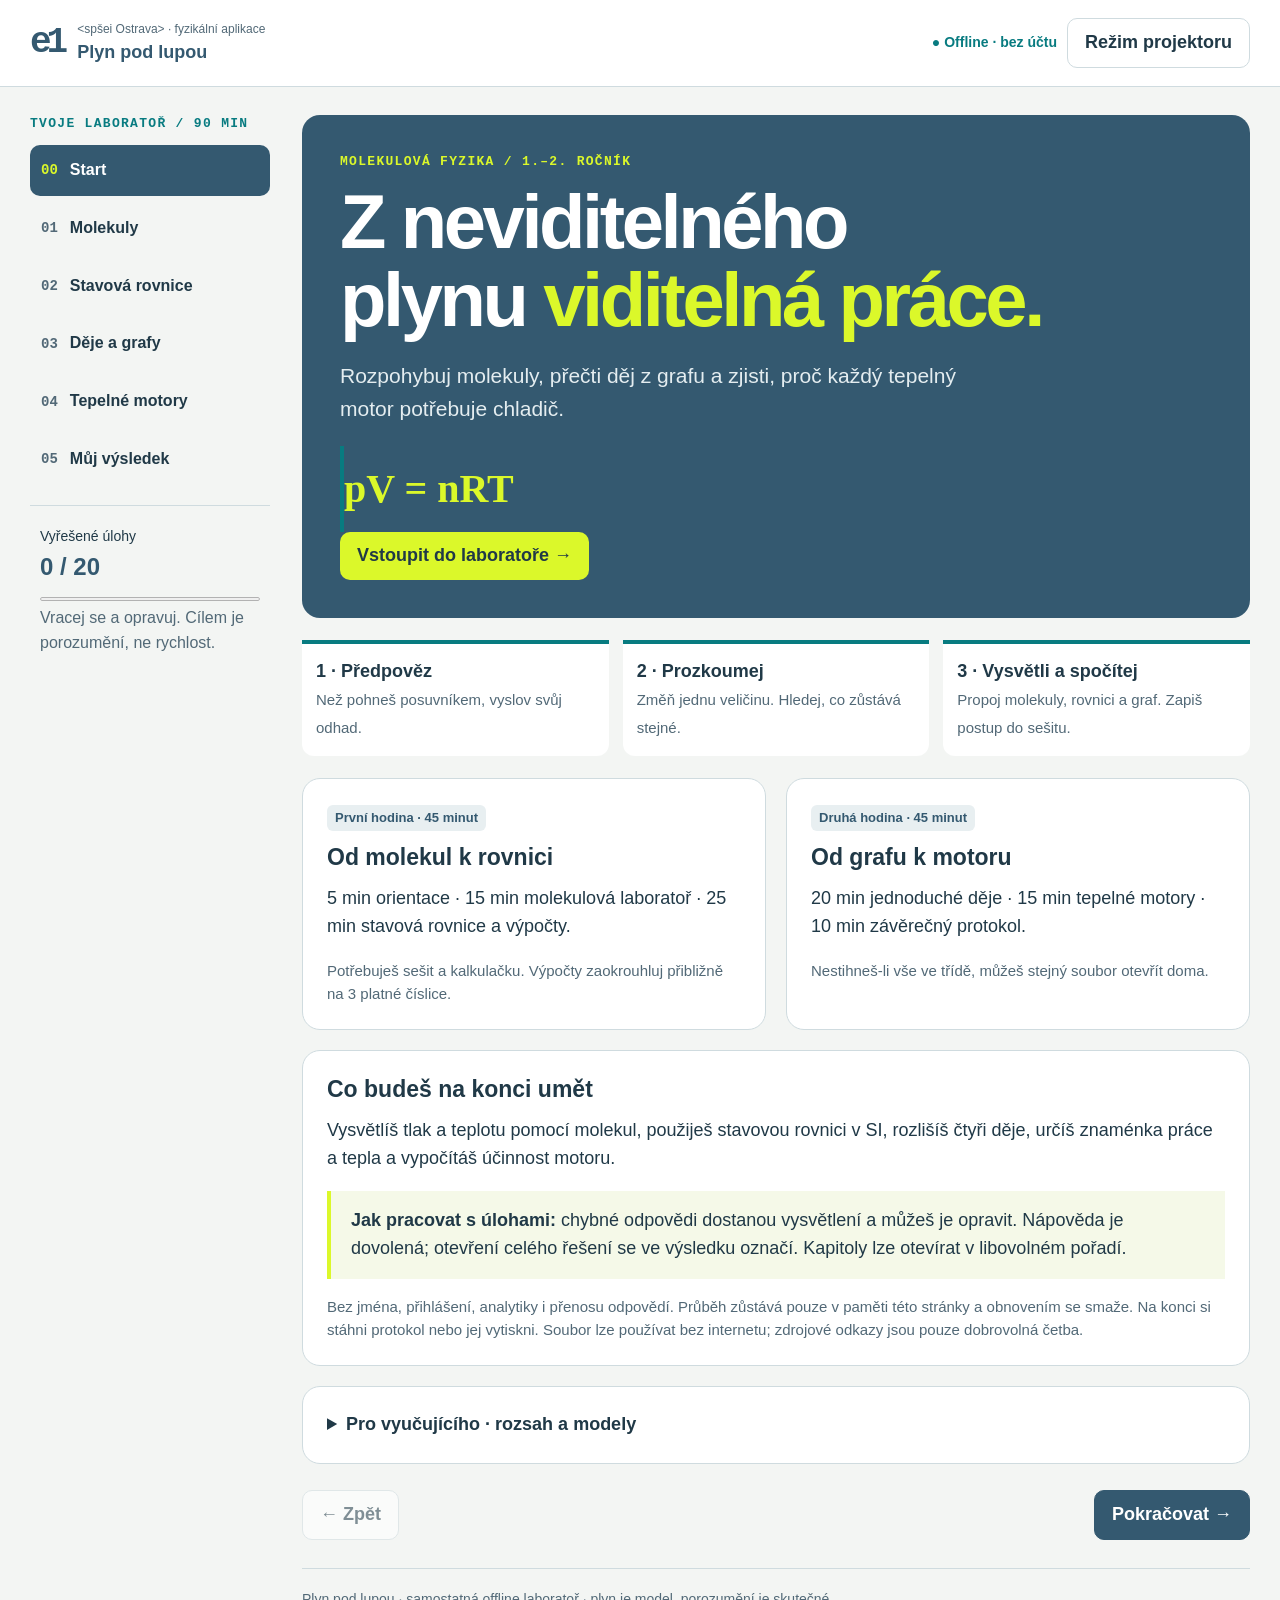
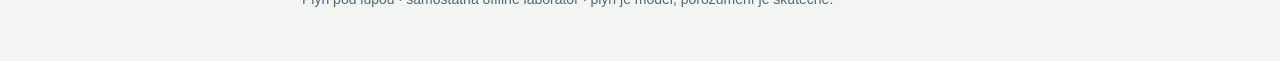
<file: docs/idealni-plyn.html>
<!doctype html>
<html lang="cs">
<head>
<meta charset="utf-8"><meta name="viewport" content="width=device-width,initial-scale=1">
<meta name="description" content="Offline fyzikální laboratoř: molekuly, stavová rovnice, děje v ideálním plynu a tepelné motory. Lekce na 2 × 45 minut.">
<title>Plyn pod lupou · Fyzikální laboratoř</title>
<style>
:root{--ink:#203947;--muted:#526977;--blue:#345970;--lime:#dbf82a;--paper:#f3f5f3;--line:#cfdbdf;--orange:#af431e;--teal:#087b80;--red:#a12933;--round:18px}
*{box-sizing:border-box}body{margin:0;background:var(--paper);color:var(--ink);font:18px/1.55 "Segoe UI",Arial,sans-serif}button,input,select,textarea{font:inherit}button,select,summary{cursor:pointer}button,a,input,select,textarea,summary{touch-action:manipulation}button{min-height:46px;padding:10px 17px;border:1px solid var(--line);border-radius:10px;background:white;color:var(--ink);font-weight:650}button:hover{border-color:var(--blue);background:#eef3f5}button.primary{background:var(--blue);color:white;border-color:var(--blue)}button:disabled{cursor:default;opacity:.55}a{color:var(--blue)}:focus-visible{outline:3px solid #167eac;outline-offset:4px}h1,h2,h3,p{margin-top:0}h1{font-size:clamp(44px,6vw,76px);line-height:1.02;letter-spacing:-.045em;margin-bottom:22px}h2{font-size:clamp(28px,3vw,40px);line-height:1.15;letter-spacing:-.025em;margin-bottom:16px}h3{font-size:23px;line-height:1.3;margin-bottom:12px}p:last-child{margin-bottom:0}small,.small{font-size:15px;color:var(--muted)}header{background:white;border-bottom:1px solid var(--line)}.top{max-width:1400px;margin:auto;padding:18px 30px;display:flex;justify-content:space-between;align-items:center;gap:15px}.brand{text-decoration:none;display:flex;align-items:center;gap:14px;font-weight:750;line-height:1.2}.brand b{font:900 36px monospace;color:var(--blue);letter-spacing:-5px}.brand small{display:block;font-size:12px;font-weight:500;margin-bottom:5px}.tools,.row{display:flex;gap:10px;align-items:center;flex-wrap:wrap}.status{font-size:14px;font-weight:650;color:var(--teal)}.layout{max-width:1400px;margin:auto;display:grid;grid-template-columns:240px minmax(0,1fr);gap:32px;padding:28px 30px 50px}aside.rail{align-self:start;position:sticky;top:20px}.eyebrow{font:700 13px/1.4 Consolas,monospace;letter-spacing:.1em;text-transform:uppercase;color:var(--teal);margin-bottom:12px}.rail nav{display:grid;gap:7px}.rail nav button{display:flex;gap:12px;align-items:center;text-align:left;border-color:transparent;background:transparent;width:100%;padding:12px 10px;font-size:16px}.rail nav button span{font:600 14px Consolas,monospace;color:var(--muted)}.rail nav button.active{background:var(--blue);color:white}.rail nav button.active span{color:var(--lime)}.rail-note{padding:20px 10px;border-top:1px solid var(--line);margin-top:20px;font-size:14px}.rail-note strong{display:block;font-size:24px;color:var(--blue)}progress{width:100%;height:8px;accent-color:var(--teal)}main{min-width:0}.page[hidden]{display:none}.page{animation:enter .2s ease}@keyframes enter{from{opacity:.4;transform:translateY(5px)}to{opacity:1;transform:none}}.hero{background:var(--blue);color:white;border-radius:var(--round);padding:38px;position:relative;overflow:hidden}.hero .eyebrow{color:var(--lime)}.hero p{max-width:630px;color:#e4edf0;font-size:21px}.hero strong{color:var(--lime)}.hero .formula{color:var(--lime);font-size:40px;background:transparent;padding:10px 0;margin:0}.grid{display:grid;grid-template-columns:1fr 1fr;gap:20px;margin:20px 0}.grid.wide{grid-template-columns:minmax(0,1.35fr) minmax(280px,1fr)}.card{background:white;border:1px solid var(--line);border-radius:var(--round);padding:24px;margin:20px 0}.grid>.card{margin:0;min-width:0}.card.tint{background:#e7eff1}.card.dark{background:var(--blue);color:white}.card.dark .small{color:#e1edf1}.tag{display:inline-block;background:#e8eff1;border-radius:6px;padding:3px 8px;font-size:13px;font-weight:700;color:var(--blue);margin-bottom:12px}.formula{background:#edf2f4;border-left:4px solid var(--teal);padding:16px 18px;margin:16px 0;font:600 23px/1.65 "Cambria Math",Georgia,serif;overflow-wrap:anywhere}.formula small{font:15px "Segoe UI",sans-serif;display:block}.callout{padding:16px 20px;border-left:4px solid var(--lime);background:#f5f9e8;margin:16px 0}.next{display:flex;justify-content:space-between;gap:10px;margin:26px 0}.steps{display:grid;grid-template-columns:repeat(3,1fr);gap:14px;margin:22px 0}.step{border-top:4px solid var(--teal);padding:14px;background:white;border-radius:0 0 12px 12px}.step b{display:block}.step span{font-size:15px;color:var(--muted)}.lab-title{display:flex;justify-content:space-between;align-items:start;gap:10px}.lab-controls{display:grid;gap:15px;margin-top:18px}label{display:block;font-weight:650}label .val{float:right;font-variant-numeric:tabular-nums;color:var(--teal)}input[type=range]{width:100%;accent-color:var(--teal);min-height:35px;cursor:pointer}input[type=text],select,textarea{width:100%;padding:10px 12px;border:1px solid #94aab6;background:white;border-radius:8px;color:var(--ink);min-height:46px}textarea{min-height:105px;resize:vertical}svg{display:block;width:100%;height:auto;overflow:visible}svg text{font:16px "Segoe UI",sans-serif;fill:var(--ink)}canvas{width:100%;height:auto;display:block;border-radius:10px;background:#17364a}.metrics{display:grid;grid-template-columns:repeat(3,1fr);gap:10px;margin-top:14px}.metric{background:#edf3f3;padding:12px;border-radius:10px;font-size:14px;color:var(--muted)}.metric b{display:block;font-size:23px;color:var(--ink);font-variant-numeric:tabular-nums}.table-wrap{overflow:auto}table{width:100%;border-collapse:collapse;font-size:16px}th,td{text-align:left;padding:12px;border-bottom:1px solid var(--line)}th{background:#eef3f4;color:var(--blue)}caption{text-align:left;font-weight:700;margin:10px 0}.quiz{margin-top:18px;padding-top:18px;border-top:1px solid var(--line)}.quiz h3{font-size:20px}.answers{display:grid;gap:8px}.answers button{text-align:left;font-size:17px;font-weight:500}.answers button.selected{border:2px solid var(--blue);background:#e5eef2}.answers button.correct{background:#e3f5ec;border-color:#177250}.answer-row{display:grid;grid-template-columns:minmax(100px,1fr) auto;gap:10px;align-items:end}.answer-row label{font-size:16px}.feedback{padding:12px 15px;border-radius:8px;margin-top:10px;background:#eef2f4;font-size:16px;min-height:0}.feedback:empty{display:none}.feedback.ok{background:#e2f4e8;color:#155334}.feedback.error{background:#fff0e8;color:#80371b}.hint{font-size:15px;margin:10px 0}.hint summary{color:var(--blue);font-weight:650}.hint p{margin:8px 0}.equation-list{font-family:"Cambria Math",Georgia,serif;font-size:21px}.badge{display:inline-block;background:#e0f1e7;color:#1b6144;border-radius:100px;padding:5px 12px;font-weight:700}.energy{display:grid;grid-template-columns:1fr 1fr 1fr;gap:10px;text-align:center;margin-top:16px}.energy div{padding:14px 6px;border-radius:9px;background:#eff3f5}.energy strong{display:block;font-size:22px}.note{color:var(--muted);font-size:16px}.legend{display:flex;gap:20px;flex-wrap:wrap;font-size:15px}.legend span:before{content:"";display:inline-block;width:20px;height:4px;background:var(--teal);vertical-align:middle;margin-right:7px}.legend .ref:before{background:#75899a}.section-head{margin:14px 0 24px}.report-score{font-size:54px;line-height:1.2;color:var(--blue);font-weight:800}.engine-buttons{display:grid;grid-template-columns:repeat(4,1fr);gap:6px}.engine-buttons button{padding:8px;font-size:15px}.engine-buttons .active{background:var(--blue);color:white}.projector{font-size:22px}.projector .layout{grid-template-columns:190px minmax(0,1fr);max-width:1600px;gap:22px}.projector .small,.projector .note,.projector table,.projector .feedback{font-size:18px}.projector .rail nav button{font-size:17px}.projector .grid.wide{grid-template-columns:1.15fr 1fr}footer{color:var(--muted);font-size:14px;border-top:1px solid var(--line);padding-top:20px;margin-top:28px}ul,ol{padding-left:24px}li+li{margin-top:8px}.nowrap{white-space:nowrap}.print-only{display:none}
.rail{min-width:0}.metrics{grid-template-columns:repeat(3,minmax(0,1fr))}.metric{overflow-wrap:anywhere}h1:focus,h2:focus{outline:none}svg text{font-size:18px}.projector svg text{font-size:23px}
@media(max-width:1050px){.layout{grid-template-columns:minmax(0,1fr);gap:15px}.projector .layout{grid-template-columns:minmax(0,1fr)}.rail{position:static!important}.rail nav{display:flex!important;overflow:auto}.rail nav button{width:auto!important;white-space:nowrap;flex-shrink:0}.rail-note{margin:0;padding:8px 0;border:0;display:flex;align-items:center;gap:10px}.rail-note strong{font-size:18px}.rail-note progress{width:100px}.rail-note .note{display:none}.rail>.eyebrow{display:none}}
@media(max-width:700px){body{font-size:17px}.top{padding:14px 16px;align-items:start}.tools{justify-content:end}.status{display:none}.layout{padding:16px}.grid,.grid.wide,.projector .grid.wide{grid-template-columns:1fr}.hero{padding:26px}.card{padding:19px}.steps{grid-template-columns:1fr}.brand{font-size:14px}.brand small{font-size:10px}.tools button{padding:8px;font-size:14px}.metrics .metric{padding:8px}.metric b{font-size:19px}.engine-buttons{grid-template-columns:1fr 1fr}.answer-row{grid-template-columns:1fr}.energy strong{font-size:18px}h1{font-size:48px}}
@media(prefers-reduced-motion:reduce){.page{animation:none}*{scroll-behavior:auto!important}}
@media print{body{background:white;font-size:11pt}.top,.rail,.next,footer,.no-print{display:none!important}.layout{display:block;padding:0}.page{display:none!important}#page5{display:block!important}.card{break-inside:avoid;padding:14px;margin:12px 0}.quiz button,.quiz details,.quiz input,#reason{display:none}.print-only{display:block}.report-score{font-size:30pt}textarea{border:0;height:auto}.grid{display:block}}
</style>
</head>
<body>
<header><div class="top"><a class="brand" href="index.html"><b aria-hidden="true">e1</b><span><small>&lt;spšei Ostrava&gt; · fyzikální aplikace</small>Plyn pod lupou</span></a><div class="tools"><span class="status">● Offline · bez účtu</span><button id="projector" aria-pressed="false">Režim projektoru</button></div></div></header>
<div class="layout">
<aside class="rail"><div class="eyebrow">Tvoje laboratoř / 90 min</div><nav aria-label="Kapitoly lekce"><button data-page="0" class="active" aria-current="page"><span>00</span>Start</button><button data-page="1"><span>01</span>Molekuly</button><button data-page="2"><span>02</span>Stavová rovnice</button><button data-page="3"><span>03</span>Děje a grafy</button><button data-page="4"><span>04</span>Tepelné motory</button><button data-page="5"><span>05</span>Můj výsledek</button></nav><div class="rail-note"><span>Vyřešené úlohy</span><strong id="progressText">0 / 0</strong><progress id="progress" value="0" max="1" aria-label="Vyřešené úlohy"></progress><p class="note">Vracej se a opravuj. Cílem je porozumění, ne rychlost.</p></div></aside>
<main>
<section class="page" id="page0" aria-labelledby="title0">
<div class="hero"><div class="eyebrow">Molekulová fyzika / 1.–2. ročník</div><h1 id="title0" tabindex="-1">Z neviditelného<br>plynu <strong>viditelná práce.</strong></h1><p>Rozpohybuj molekuly, přečti děj z grafu a zjisti, proč každý tepelný motor potřebuje chladič.</p><div class="formula">pV = nRT</div><button class="primary" data-page="1" style="background:var(--lime);color:var(--ink);border:0">Vstoupit do laboratoře →</button></div>
<div class="steps"><div class="step"><b>1 · Předpověz</b><span>Než pohneš posuvníkem, vyslov svůj odhad.</span></div><div class="step"><b>2 · Prozkoumej</b><span>Změň jednu veličinu. Hledej, co zůstává stejné.</span></div><div class="step"><b>3 · Vysvětli a spočítej</b><span>Propoj molekuly, rovnici a graf. Zapiš postup do sešitu.</span></div></div>
<div class="grid"><div class="card"><span class="tag">První hodina · 45 minut</span><h3>Od molekul k rovnici</h3><p>5 min orientace · 15 min molekulová laboratoř · 25 min stavová rovnice a výpočty.</p><p class="small">Potřebuješ sešit a kalkulačku. Výpočty zaokrouhluj přibližně na 3 platné číslice.</p></div><div class="card"><span class="tag">Druhá hodina · 45 minut</span><h3>Od grafu k motoru</h3><p>20 min jednoduché děje · 15 min tepelné motory · 10 min závěrečný protokol.</p><p class="small">Nestihneš-li vše ve třídě, můžeš stejný soubor otevřít doma.</p></div></div>
<div class="card"><h3>Co budeš na konci umět</h3><p>Vysvětlíš tlak a teplotu pomocí molekul, použiješ stavovou rovnici v SI, rozlišíš čtyři děje, určíš znaménka práce a tepla a vypočítáš účinnost motoru.</p><div class="callout"><b>Jak pracovat s úlohami:</b> chybné odpovědi dostanou vysvětlení a můžeš je opravit. Nápověda je dovolená; otevření celého řešení se ve výsledku označí. Kapitoly lze otevírat v libovolném pořadí.</div><p class="small">Bez jména, přihlášení, analytiky i přenosu odpovědí. Průběh zůstává pouze v paměti této stránky a obnovením se smaže. Na konci si stáhni protokol nebo jej vytiskni. Soubor lze používat bez internetu; zdrojové odkazy jsou pouze dobrovolná četba.</p></div>
<details class="card"><summary><b>Pro vyučujícího · rozsah a modely</b></summary><p>Obsah vychází z prezentace <i>Struktura a vlastnosti plynů – idealniplynNOVE.pdf</i> (50 stran). Historky a data z dějin motorů nejsou cílem hodnocení. Základ tvoří molekulový model, všechny varianty stavové rovnice, izoděje, adiabata, práce, Carnotův cyklus a přehled motorů.</p><p>Grafy popisují rovnovážné stavy a kvazistatické děje. Energetické výpočty v simulaci používají jednoatomový plyn: U = 3nRT/2, κ = 5/3. U víceatomových plynů se přidávají další stupně volnosti. V celé aplikaci W znamená práci vykonanou plynem: ΔU = Q − W. Hodnoty Q₁ a Q₂ u motoru jsou kladné velikosti přijatého a odevzdaného tepla.</p><p>Animace částic je názorný 2D model; rychlosti a tlak v ukazatelích jsou spočteny pro 3D plyn. Maxwellovo rozdělení je teoretická křivka, nikoli histogram několika zobrazených částic. Simulace srážek zobrazuje pružné nárazy do stěn; vzájemné srážky se nepočítají.</p><p>U adiabat sjednocujeme znaménka oproti nejednotným zápisům na snímcích 35 a 37. U dvoudobého motoru nepřebíráme obecné tvrzení o dvojnásobném výkonu: četnost pracovních zdvihů sama přesný výkon neurčuje.</p><p class="small">Doplňující ověření: <a href="https://openstax.org/books/university-physics-volume-2/pages/3-4-thermodynamic-processes" target="_blank" rel="noreferrer">OpenStax: termodynamické děje</a> a <a href="https://openstax.org/books/university-physics-volume-2/pages/4-2-heat-engines" target="_blank" rel="noreferrer">tepelné motory</a>. Veškeré potřebné učivo je přímo zde.</p></details>
</section>
<section class="page" id="page1" hidden aria-labelledby="title1">
<div class="section-head"><div class="eyebrow">01 / Molekuly · 15 min</div><h2 id="title1" tabindex="-1">Tlak začíná nárazem.</h2><p>Zahřátý plyn nemá „větší molekuly“. Má větší střední energii jejich pohybu.</p></div>
<div class="grid wide"><div class="card"><div class="lab-title"><h3>Pohled do nádoby</h3><button id="pause" aria-pressed="false">Pozastavit</button></div><canvas id="particles" width="660" height="310" role="img" aria-label="Názorný model částic plynu s pružnými odrazy od stěn; teplota řídí rychlost a objem polohu pístu."></canvas><p class="small">Zvětšené částice, zpomalený čas, 2D náhled. Tečky reprezentují mnoho molekul. Píst mění objem; ohřívač udržuje zvolenou teplotu. Vzájemné srážky animace nepočítá; při nich si skutečné částice vyměňují energii.</p><div class="lab-controls"><label for="molT">Teplota <output class="val" id="molTVal"></output></label><input id="molT" type="range" min="150" max="900" step="10" value="300"><label for="molV">Objem <output class="val" id="molVVal"></output></label><input id="molV" type="range" min="5" max="20" step="1" value="10"><label for="molN">Látkové množství <output class="val" id="molNVal"></output></label><input id="molN" type="range" min="0.1" max="0.5" step="0.1" value="0.2"><label for="gas">Druh plynu</label><select id="gas"><option value="0.028">Dusík N₂ · M = 28 g/mol</option><option value="0.004">Helium He · M = 4 g/mol</option><option value="0.032">Kyslík O₂ · M = 32 g/mol</option></select></div><div class="metrics"><div class="metric">Tlak<b id="molP"></b></div><div class="metric">vₖ (3D)<b id="molSpeed"></b></div><div class="metric">N/V<b id="molDensity"></b></div></div><button id="molReset" style="margin-top:14px">Výchozí stav</button></div>
<div class="card"><h3>Ne všichni letí stejně rychle</h3><svg id="distribution" viewBox="0 0 600 350" role="img" aria-label="Maxwellovo rozdělení velikostí rychlostí molekul"></svg><div class="legend"><span>zvolená teplota</span><span class="ref">stejný plyn při 300 K</span></div><p class="small">Osa y: hustota pravděpodobnosti v jednotkách 10⁻³ s/m. Plocha pod celou křivkou je 1. vₖ je střední kvadratická rychlost, neleží ve vrcholu.</p><div class="callout"><b>Vyzkoušej:</b> zdvojnásob T při stejných n a V. Potom vrať T a zmenši V na polovinu. Nakonec vyměň dusík za helium. Co se mění u tlaku a co u rychlosti?</div><div id="q-mol1"></div><div id="q-mol2"></div></div></div>
<div class="grid"><div class="card"><h3>Co znamená „ideální“?</h3><ul><li>Rozměry částic zanedbáváme vůči jejich vzdálenostem.</li><li>Mimo okamžik srážky mezi nimi neuvažujeme síly.</li><li>Srážky jsou dokonale pružné: celková kinetická energie se při nich zachovává, energie jedné částice se může změnit.</li><li>Částice konají neustálý neuspořádaný pohyb; bez vnějšího pole je jejich hustota v rovnováze přibližně stejná v celém objemu.</li></ul><p class="small">Skutečný plyn se modelu blíží za nízkého tlaku a dostatečně vysoké teploty, daleko od kondenzace. Okamžité počty částic i tlak kolísají kolem průměru.</p><div id="q-mol3"></div></div><div class="card"><h3>Most mezi molekulami a měřením</h3><div class="formula">vₖ = √[(v₁² + … + v<sub>N</sub>²)/N]<br>vₖ = √(3kT/m₀) = √(3RT/M)<br>Ē<sub>k,trans</sub> = ½m₀vₖ² = ³⁄₂kT<br>p = ⅓ρvₖ² = (N/V)kT</div><p>Vyšší T znamená větší <b>střední translační energii</b>. Při stejné T mají lehčí molekuly větší vₖ, ale stejnou Ē<sub>k,trans</sub>. Rychlosti se rozdělují: některé částice jsou pomalé, jiné rychlé.</p><p class="small">k = 1,38·10⁻²³ J/K; m₀ je hmotnost jedné částice, M molární hmotnost v kg/mol; ρ je hmotnostní hustota v kg/m³. N/V je početní hustota v m⁻³. Pro jednoatomový plyn U = 3NkT/2. Víceatomové molekuly mohou také rotovat a kmitat.</p><div id="q-speed"></div></div></div>
</section>
<section class="page" id="page2" hidden aria-labelledby="title2">
<div class="section-head"><div class="eyebrow">02 / Stavová rovnice · 25 min</div><h2 id="title2" tabindex="-1">Čtyři veličiny. Jeden vztah.</h2><p>Rovnovážný stav popisují absolutní tlak p, objem V, termodynamická teplota T a množství plynu.</p></div>
<div class="grid"><div class="card"><h3>Vyber tvar podle zadání</h3><div class="formula">pV = NkT = nRT = (m/M)RT<br>p₁V₁/T₁ = p₂V₂/T₂ <small>Poslední vztah platí jen pro stejné množství téhož plynu.</small></div><p>N = nN<sub>A</sub>, n = m/M, R = N<sub>A</sub>k.</p><p class="small">Používáme R = 8,31 J/(mol·K), N<sub>A</sub> = 6,022·10²³ mol⁻¹. Zaokrouhlené konstanty odpovídají prezentaci.</p><div id="q-eqchoice"></div></div><div class="card tint"><h3>Nejdřív jednotky</h3><div class="table-wrap"><table><tr><th>Veličina</th><th>Do rovnice vkládej</th></tr><tr><td>teplotu</td><td>T = t + 273,15 v K</td></tr><tr><td>tlak</td><td>1 kPa = 1 000 Pa</td></tr><tr><td>objem</td><td>1 l = 10⁻³ m³</td></tr><tr><td>molární hmotnost</td><td>1 g/mol = 10⁻³ kg/mol</td></tr></table></div><p class="small">Tlak v rovnici je absolutní. Přetlak pneumatiky by se musel zvýšit o atmosférický tlak. Pomocná shoda: 1 kPa·l = 1 J.</p><div id="q-kelvin"></div></div></div>
<div class="card"><h3>Vzor: tlak v uzavřené nádobě</h3><p>V nádobě o objemu 10,0 l je 0,200 mol plynu při 27 °C. Jaký je jeho tlak?</p><ol><li><b>Zápis:</b> V = 0,0100 m³, n = 0,200 mol, T = 300,15 K.</li><li><b>Úprava:</b> p = nRT/V.</li><li><b>Dosazení:</b> p = 0,200 · 8,31 · 300,15 / 0,0100 = 49 884,93 Pa.</li><li><b>Odpověď:</b> p ≈ 49,9 kPa. Dvojnásobné množství by za stejné T a V dalo dvojnásobný tlak.</li></ol></div>
<div class="card"><h3>Výpočetní dílna</h3><p>Každý postup napiš do sešitu: známé veličiny → převody → vyjádření neznámé → dosazení → odpověď. Aplikace kontroluje výsledek; postup si porovnej s řešením.</p><div class="grid"><div id="q-pressure"></div><div id="q-mass"></div><div id="q-number"></div><div id="q-combined"></div></div></div>
<div class="card tint"><h3>Konec první hodiny</h3><p>Vlastními slovy vysvětli spolužákovi, proč při stlačení uzavřeného plynu na polovinu objemu nemusí tlak vždy vzrůst přesně na dvojnásobek. Potom pokračuj k dějům.</p><details class="hint"><summary>Porovnat vysvětlení</summary><p>Dvojnásobný tlak vyjde pouze při stejné teplotě. Bez odvodu tepla se při kompresi může plyn zahřát a tlak stoupne více.</p></details></div>
</section>
<section class="page" id="page3" hidden aria-labelledby="title3">
<div class="section-head"><div class="eyebrow">03 / Děje a grafy · 20 min</div><h2 id="title3" tabindex="-1">Děj je cesta mezi dvěma stavy.</h2><p>Stavová rovnice říká, které stavy jsou možné. Podmínka děje určuje, kudy mezi nimi půjdeme.</p></div>
<div class="card"><div class="grid wide"><div><div class="row"><label for="process">Děj</label><select id="process"><option value="isoT">Izotermický · T = konst.</option><option value="isoV">Izochorický · V = konst.</option><option value="isoP">Izobarický · p = konst.</option><option value="adia">Adiabatický · Q = 0</option></select></div><label for="axes" style="margin-top:14px">Zobrazený graf</label><select id="axes"><option value="pv">p–V · práce jako plocha</option><option value="pt">p–T · tlak a teplota</option><option value="vt">V–T · objem a teplota</option></select><svg id="processGraph" viewBox="0 0 660 420" role="img" aria-label="Graf zvoleného děje, počáteční a koncový stav"></svg><p id="graphNote" class="small"></p><label for="processEnd" id="endLabel"></label><input id="processEnd" type="range" min="0.5" max="2" step="0.01" value="1.5"><div class="row"><button id="processReset">Vrátit do A</button><button id="record">Zapsat měření</button></div></div><div><span class="tag">Stejné výchozí podmínky</span><p><b>A:</b> p₁ = 100 kPa, V₁ = 10 l, T₁ = 300 K.<br>Uzavřený jednoatomový plyn; n ≈ 0,401 mol, κ = 5/3.</p><h3 id="processTitle"></h3><div id="processTheory"></div><div class="metrics"><div class="metric">p₂<b id="endP"></b></div><div class="metric">V₂<b id="endV"></b></div><div class="metric">T₂<b id="endT"></b></div></div><div class="energy"><div>Práce W<strong id="work"></strong></div><div>Změna ΔU<strong id="internal"></strong></div><div>Teplo Q<strong id="heat"></strong></div></div><div class="formula">ΔU = Q − W <small>Q &gt; 0: teplo do plynu. W &gt; 0: práci koná plyn.</small></div><p id="energyExplanation" class="note"></p></div></div>
<div class="callout"><b>Badatelský úkol:</b> nastav V₂/V₁ = 2 pro izotermu a adiabatu. Zapiš oba stavy. Porovnej tlak a teplotu. Potom pro izochoru zdvojnásob teplotu a přepni všechny tři grafy.</div><div class="table-wrap"><table><caption>Moje měření (nejvýše 8 záznamů)</caption><thead><tr><th>Děj</th><th>p₂ (kPa)</th><th>V₂ (l)</th><th>T₂ (K)</th><th>W (J)</th></tr></thead><tbody id="records"><tr><td colspan="5">Zatím bez měření. Zvol děj a stiskni Zapsat měření.</td></tr></tbody></table></div><p id="recordMsg" role="status" class="small"></p><button id="clearRecords">Vymazat měření</button></div>
<div class="card"><h3>Čtyři podmínky, čtyři různé důsledky</h3><div class="table-wrap"><table><thead><tr><th>Děj</th><th>Vztah (n je stálé)</th><th>p–V graf</th><th>Energetický význam</th></tr></thead><tbody><tr><td>Izotermický<br><small>Boyleův–Mariottův zákon</small></td><td>pV = konst.</td><td>hyperbola</td><td>ΔU = 0, Q = W</td></tr><tr><td>Izochorický<br><small>Charlesův zákon</small></td><td>p/T = konst.</td><td>svislá přímka</td><td>W = 0, Q = ΔU</td></tr><tr><td>Izobarický<br><small>Gay-Lussacův zákon</small></td><td>V/T = konst.</td><td>vodorovná přímka</td><td>W = pΔV, Q = ΔU + W</td></tr><tr><td>Adiabatický<br><small>Poissonův zákon</small></td><td>pV<sup>κ</sup> = konst.</td><td>strmější než izoterma</td><td>Q = 0, ΔU = −W</td></tr></tbody></table></div><p class="small">Adiabatický děj neudržuje p, V ani T konstantní. Q není stavová veličina. Poissonův vztah zde platí pro vratný adiabatický děj s konstantním κ = Cₚ/Cᵥ &gt; 1. Děj bývá přibližně adiabatický v tepelné izolaci nebo při zanedbatelné výměně tepla během krátké doby.</p><div class="grid"><div id="q-proctype"></div><div id="q-adiaconcept"></div><div id="q-isowork"></div><div id="q-isochor"></div></div></div>
</section>
<section class="page" id="page4" hidden aria-labelledby="title4">
<div class="section-head"><div class="eyebrow">04 / Tepelné motory · 15 min</div><h2 id="title4" tabindex="-1">Jedno rozpínání motor nedělá.</h2><p>Plyn musíš vrátit do původního stavu. Získáš práci, když se rozpíná při vyšších tlacích, než při kterých ho stlačuješ.</p></div>
<div class="card"><h3>Carnotův cyklus krok za krokem</h3><p class="note">Ideální vratný motor: dvě izotermy a dvě adiabaty. Jednoatomový plyn n = 0,100 mol, κ = 5/3, V<sub>A</sub> = 2 l, V<sub>B</sub> = 4 l.</p><div class="grid wide"><div><svg id="cycleGraph" viewBox="0 0 660 420" role="img" aria-label="Carnotův cyklus v p–V diagramu se čtyřmi směrovými šipkami"></svg><div class="engine-buttons" id="cycleButtons"><button data-stage="0">A → B</button><button data-stage="1">B → C</button><button data-stage="2">C → D</button><button data-stage="3">D → A</button></div><label for="cycleStep" style="margin-top:16px">Průchod cyklem <output class="val" id="cycleStepVal"></output></label><input id="cycleStep" type="range" min="0" max="400" value="0" step="1"><label for="hot">Ohřívač Tₕ <output class="val" id="hotVal"></output></label><input id="hot" type="range" min="450" max="800" value="600" step="10"><label for="cold">Chladič T𝚌 <output class="val" id="coldVal"></output></label><input id="cold" type="range" min="250" max="400" value="300" step="10"></div><div><div class="tag" id="cycleTag"></div><h3 id="cycleTitle"></h3><div id="cycleText"></div><svg id="cyclePiston" viewBox="0 0 400 230" role="img" aria-label="Poloha pístu a směr toku tepla v právě zvolené fázi"></svg><p id="cycleState" class="note"></p><div class="energy"><div>Q₁ dovnitř<strong id="qin"></strong></div><div>Q₂ ven<strong id="qout"></strong></div><div>W za cyklus<strong id="wnet"></strong></div></div><div class="formula">η = W/Q₁ = 1 − Q₂/Q₁<br>η<sub>C</sub> = 1 − T𝚌/Tₕ<br><span id="efficiency"></span></div><p class="small">Teploty vždy v kelvinech. η<sub>C</sub> je horní mez pro motory mezi těmito dvěma zásobníky, dosažitelná ideálním vratným cyklem. Reálný motor má nižší účinnost.</p></div></div><div class="callout"><b>Pozoruj:</b> projeď všechny čtyři části posuvníkem. Sniž teplotu chladiče. Co se stane s plochou cyklu a účinností? Proč samotné zvětšení přijatého tepla nezaručí větší účinnost?</div></div>
<div class="grid"><div class="card"><h3>Kam odchází energie?</h3><p>Po celém cyklu je ΔU = 0, ale práce nemusí být nulová. Platí W = Q₁ − Q₂; plocha uvnitř cyklu v p–V grafu odpovídá čisté práci. Po směru hodinových ručiček je W kladná, při obráceném oběhu záporná.</p><p><b>Druhý termodynamický zákon:</b> cyklický stroj nemůže mít jako jediný účinek přijetí tepla od jednoho zásobníku a jeho úplnou přeměnu na práci. Část tepla předává chladiči.</p><div id="q-cycle"></div><div id="q-enginecalc"></div></div><div class="card"><h3>Čtyřdobý motor: který zdvih pracuje?</h3><div class="engine-buttons" id="strokeButtons"><button data-stroke="0">1 · Sání</button><button data-stroke="1">2 · Komprese</button><button data-stroke="2">3 · Expanze</button><button data-stroke="3">4 · Výfuk</button></div><svg id="strokeSvg" viewBox="0 0 400 280" role="img" aria-label="Schéma zvolené fáze čtyřdobého zážehového motoru"></svg><p id="strokeText"></p><p class="small">Čtyři zdvihy = dvě otáčky klikového hřídele. Pracovní zdvih je expanze. Setrvačník a další válce pomáhají překonat ostatní zdvihy. Skutečný spalovací motor není Carnotův motor; při sání a výfuku se mění množství látky.</p><div id="q-diesel"></div></div></div>
<details class="card" open><summary><b>Motory z prezentace · přehled v souvislostech</b></summary><div class="table-wrap"><table><thead><tr><th>Stroj</th><th>Co pohání výstup</th><th>Čím se liší</th></tr></thead><tbody><tr><td>Parní stroj</td><td>Pára tlačí na píst.</td><td>Teplo se přivádí v kotli mimo válec; pára není v celém oběhu ideálním plynem.</td></tr><tr><td>Zážehový čtyřdobý</td><td>Rozpínání horkých spalin.</td><td>Směs zapaluje jiskra.</td></tr><tr><td>Vznětový čtyřdobý</td><td>Rozpínání horkých spalin.</td><td>Stlačí se vzduch, do něj se vstříkne palivo a samovolně se vznítí.</td></tr><tr><td>Dvoudobý</td><td>Pracovní zdvih jednou za otáčku.</td><td>Výměna náplně se překrývá; jednoduché provedení může ztrácet část čerstvé směsi do výfuku. Výkon není automaticky dvojnásobný.</td></tr><tr><td>Wankelův</td><td>Tlak spalin působí na rotor.</td><td>Rotující píst místo vratného pohybu pístu; mění se objemy pracovních komor.</td></tr><tr><td>Plynová turbína</td><td>Proud horkého plynu roztáčí lopatky.</td><td>Kompresor → spalovací komora → turbína. Část výkonu pohání kompresor; průtok je spojitý.</td></tr></tbody></table></div></details>
</section>
<section class="page" id="page5" hidden aria-labelledby="title5">
<div class="section-head"><div class="eyebrow">05 / Výstupní protokol · 10 min</div><h2 id="title5" tabindex="-1">Ukaž, že tomu rozumíš.</h2><p>Dokonči společný příklad, připoj vlastní vysvětlení a zkontroluj přehled. Výsledek zůstává na obrazovce; protokol si můžeš uložit.</p></div>
<div class="card" id="finalTask"><span class="tag">Závěrečný příklad · stejné zadání pro celou třídu</span><h3>Plyn pod pohyblivým pístem</h3><p>Uzavřený <b>jednoatomový</b> ideální plyn má objem <b>5,00 l</b>, absolutní tlak <b>100 kPa</b> a teplotu <b>300 K</b>. Za stálého tlaku ho zahřejeme na <b>450 K</b>. Tření zanedbej.</p><p>V sešitě urči konečný objem, práci vykonanou plynem a dodané teplo. Nakresli p–V graf, vyznač počáteční a koncový stav a vyšrafuj práci.</p><div class="grid"><div id="q-finalv"></div><div id="q-finalw"></div></div><div id="q-finalq"></div><label for="reason" style="margin-top:22px">Vlastní vysvětlení: Proč při zahřívání za stálého tlaku roste objem a kam se rozdělí dodané teplo?</label><textarea id="reason" placeholder="Propoj pohyb molekul, pohyb pístu a první termodynamický zákon…"></textarea><p class="small">Volný text se automaticky neznámkuje. Kritéria: rychlejší molekuly → píst ustoupí → tlak zůstane stejný; část tepla zvýší U, část se změní v práci.</p><label class="small"><input type="checkbox" id="notebook"> V sešitě mám postup s jednotkami, p–V graf a porovnal/a jsem je s řešením.</label><details class="hint" id="finalSolution"><summary>Porovnat celý závěrečný postup (označí se jako použití řešení)</summary><p>V₂ = V₁T₂/T₁ = 5,00 · 450/300 = 7,50 l.<br>W = p(V₂ − V₁) = 100 000 · 0,00250 = +250 J.<br>ΔU = 3nRΔT/2 = 3p₁V₁(T₂/T₁ − 1)/2 = +375 J.<br>Q = ΔU + W = +625 J.<br>Graf: vodorovný úsek z A(5 l; 100 kPa) do B(7,5 l; 100 kPa), šipka doprava; práce je obdélník mezi V = 5 a 7,5 l pod úsekem až k p = 0.</p></details></div>
<div class="card" id="report"><h3>Moje bilance</h3><div class="report-score" id="score"></div><p id="scoreNote"></p><div id="topicSummary"></div><p id="reportDetails" class="note"></p><div class="print-only"><h3>Zadané výsledky závěrečného příkladu</h3><p id="printAnswers"></p><h3>Moje vysvětlení</h3><p id="printReason"></p></div><div class="row no-print"><button id="download" class="primary">Stáhnout protokol (.txt)</button><button id="print">Vytisknout / uložit PDF</button><button id="refreshReport">Obnovit přehled</button></div><p class="small">Export obsahuje zadání, zadané výsledky, stav úloh, použité řešení, vlastní vysvětlení a záznamy měření. Neobsahuje jméno. Po obnovení stránky se práce smaže.</p><p id="exportMsg" role="status" class="small"></p></div>
</section>
<div class="next"><button id="prevPage">← Zpět</button><button id="nextPage" class="primary">Pokračovat →</button></div>
<footer>Plyn pod lupou · samostatná offline laboratoř · plyn je model, porozumění je skutečné.</footer>
</main></div>
<script>
'use strict';
const $=id=>document.getElementById(id),R=8.31,NA=6.022e23,k=1.38e-23;
const fmt=(v,d=1)=>Number(v).toLocaleString('cs-CZ',{maximumFractionDigits:d});
const tasks=[
{id:'mol1',topic:1,title:'Odhadni a ověř: zdvojnásobení T při stálých n a V…',options:['zdvojnásobí tlak a zvětší vₖ přibližně 1,41krát.','zdvojnásobí tlak i vₖ.','zvětší molekuly, tlak zůstane stejný.'],correct:0,why:'p je přímo úměrný T, ale vₖ je úměrná √T. Molekuly se zahřátím nezvětšují.'},
{id:'mol2',topic:1,title:'Dusík nahradíme heliem při stejných n, T a V. Co platí?',options:['Helium má vyšší tlak, protože má rychlejší částice.','Tlak i střední translační energie jsou stejné, částice helia jsou rychlejší.','Oba plyny mají stejné rychlosti molekul.'],correct:1,why:'p = nRT/V nezávisí na molární hmotnosti. Při stejné T je energie 3kT/2 stejná, menší hmotnost znamená větší rychlost.'},
{id:'mol3',topic:1,title:'Který popis odpovídá rovnovážnému ideálnímu plynu?',options:['Všechny molekuly mají stejnou rychlost a stojí ve stejných vzdálenostech.','Molekuly bez gravitace klesnou na dno nádoby.','Molekuly se pohybují neuspořádaně; počet v malé oblasti i tlak kolísají.'],correct:2,why:'Rovnoměrná hustota je statistický průměr. Rychlosti jsou různé a okamžité hodnoty kolísají.'},
{id:'speed',topic:1,title:'Spočítej vₖ dusíku při 300 K. M = 0,028 kg/mol, R = 8,31 J/(mol·K).',unit:'m/s',answer:Math.sqrt(3*R*300/.028),hint:'Použij vₖ = √(3RT/M). Molární hmotnost musí být v kg/mol.',solution:'vₖ = √(3 · 8,31 · 300 / 0,028) ≈ 517 m/s.'},
{id:'eqchoice',topic:2,title:'Kdy smíš použít p₁V₁/T₁ = p₂V₂/T₂?',options:['Vždy, i když část plynu unikne.','Při změně stavu stejného množství ideálního plynu.','Pouze při konstantní teplotě.'],correct:1,why:'Poměr pV/T = nR je konstantní při stálém látkovém množství. Únik plynu ho změní.'},
{id:'kelvin',topic:2,title:'Převeď teplotu 27 °C do stavové rovnice.',unit:'K',answer:300.15,tol:.001,hint:'T = t + 273,15.',solution:'T = 27 + 273,15 = 300,15 K. Zaokrouhlení na 300 K zde přijímáme.'},
{id:'pressure',topic:2,title:'1. Tlak: 0,50 mol plynu má V = 20,0 l a T = 300 K. Urči p.',unit:'kPa',answer:62.325,hint:'p = nRT/V. Převeď 20 l na 0,020 m³ a výsledek v Pa na kPa.',solution:'p = 0,50 · 8,31 · 300 / 0,020 = 62 325 Pa ≈ 62,3 kPa.'},
{id:'mass',topic:2,title:'2. Hmotnost: helium (M = 4,00 g/mol) má p = 100 kPa, V = 10,0 l, T = 300 K. Urči m.',unit:'g',answer:100*10/(R*300)*4,hint:'Nejdřív n = pV/(RT), potom m = nM. V jednotkách SI použij M = 0,004 kg/mol.',solution:'n = 100 000 · 0,010 / (8,31 · 300) ≈ 0,401 mol; m ≈ 0,00160 kg = 1,60 g.'},
{id:'number',topic:2,title:'3. Počet částic: p = 100 kPa, V = 1,00 l a T = 300 K. Urči N.',unit:'částic (např. 2,4e22)',answer:100/(k*300),hint:'Použij N = pV/(kT), k = 1,38·10⁻²³ J/K. Zápis 1,2e23 znamená 1,2·10²³.',solution:'N = 100 000 · 0,001 / (1,38·10⁻²³ · 300) ≈ 2,42·10²² částic.'},
{id:'combined',topic:2,title:'4. Dva stavy: uzavřený plyn má p₁ = 100 kPa, V₁ = 4,00 l, T₁ = 300 K. Nově V₂ = 2,00 l a T₂ = 450 K. Urči p₂.',unit:'kPa',answer:300,hint:'Vyjádři p₂ = p₁(V₁/V₂)(T₂/T₁). Poměry objemů lze dosazovat v litrech.',solution:'p₂ = 100 · (4/2) · (450/300) = 300 kPa. Samotné půlení V nestačí: T také vzrostla.'},
{id:'proctype',topic:3,title:'Při zahřívání je v p–V diagramu svislý úsek. Co víš?',options:['Jde o izochorický děj a W = 0.','Jde o izobarický děj a plyn koná práci.','Teplota je konstantní.'],correct:0,why:'Svislý úsek znamená stejné V. Píst se neposune, ΔV = 0, proto je práce nulová.'},
{id:'adiaconcept',topic:3,title:'Při adiabatickém rozpínání uzavřeného plynu…',options:['je teplota stálá, protože Q = 0.','plyn chladne: koná kladnou práci na úkor vnitřní energie.','roste vnitřní energie díky rozpínání.'],correct:1,why:'Q = 0 není ΔT = 0. Z ΔU = Q − W dostaneme ΔU = −W < 0, tedy pokles T.'},
{id:'isowork',topic:3,title:'Plyn se při 120 kPa izobaricky rozpíná ze 2,00 l na 5,00 l. Urči práci vykonanou plynem.',unit:'J',answer:360,hint:'W = p(V₂ − V₁); 1 kPa·l = 1 J. Při expanzi má práce plynu kladné znaménko.',solution:'W = 120 · (5 − 2) = +360 J. Je to obsah obdélníku v p–V diagramu.'},
{id:'isochor',topic:3,title:'Pevná uzavřená nádoba: p₁ = 100 kPa, T₁ = 300 K, T₂ = 450 K. Urči p₂.',unit:'kPa',answer:150,hint:'V je konstantní, tedy p₁/T₁ = p₂/T₂.',solution:'p₂ = p₁T₂/T₁ = 100 · 450/300 = 150 kPa.'},
{id:'cycle',topic:4,title:'Plyn se po cyklu vrátil do výchozího stavu. Co platí?',options:['ΔU = 0, proto musí být také W = 0.','Veškeré přijaté teplo se vždy mění v práci.','ΔU = 0 a čistá práce je W = Q₁ − Q₂.'],correct:2,why:'Vnitřní energie je stavová veličina, práce a teplo závisí na cestě. Motor část tepla odevzdává chladiči.'},
{id:'enginecalc',topic:4,title:'Motor přijme 1 200 J a chladiči odevzdá 900 J za cyklus. Urči účinnost.',unit:'%',answer:25,hint:'Nejprve W = Q₁ − Q₂, potom η = W/Q₁. Pro procenta vynásob 100.',solution:'W = 1 200 − 900 = 300 J; η = 300/1 200 = 0,25 = 25 %.'},
{id:'diesel',topic:4,title:'Co je typické pro vznětový motor?',options:['Nasaje vzduch; do zahřátého stlačeného vzduchu se vstříkne palivo, které se vznítí.','Směs musí vždy zapálit zapalovací svíčka.','Užitečnou práci koná především při kompresi.'],correct:0,why:'Vznět způsobí vysoká teplota stlačeného vzduchu. Pracovní zdvih je expanze spalin; zážehový motor používá jiskru.'},
{id:'finalv',topic:5,title:'A · Konečný objem V₂',unit:'l',answer:7.5,hint:'Je to izobarický děj. V/T = konst.',solution:'V₂ = 5,00 · 450/300 = 7,50 l.'},
{id:'finalw',topic:5,title:'B · Práce vykonaná plynem W',unit:'J',answer:250,hint:'W = pΔV. Pro ΔV použij rozdíl konečného a počátečního objemu.',solution:'W = 100 000 · (0,00750 − 0,00500) = +250 J.'},
{id:'finalq',topic:5,title:'C · Teplo dodané plynu Q',unit:'J',answer:625,hint:'Q = ΔU + W. Pro jednoatomový plyn ΔU = 3nRΔT/2; nR = p₁V₁/T₁.',solution:'ΔU = 1,5 · (100 000 · 0,00500 / 300) · 150 = 375 J. Q = 375 + 250 = 625 J.'}
];
const state={page:0,answers:{},records:[],paused:matchMedia('(prefers-reduced-motion: reduce)').matches};
function parseNumber(s){s=s.trim().replace(/\s/g,'').replace(',','.').replace(/−/g,'-');return /^[+-]?(?:\d+(?:\.\d*)?|\.\d+)(?:e[+-]?\d+)?$/i.test(s)?Number(s):NaN;}
function feedback(t,ok,msg){const el=$('feedback-'+t.id);el.textContent=(ok?'✓ Správně. ':'Zkus to znovu. ')+msg;el.className='feedback '+(ok?'ok':'error');updateReport();}
function makeTasks(){for(const t of tasks){const box=$('q-'+t.id);box.className='quiz';box.innerHTML='<h3>'+t.title+'</h3>'+(t.options?'<div class="answers">'+t.options.map((x,i)=>'<button type="button" data-answer="'+i+'" aria-pressed="false">'+x+'</button>').join('')+'</div>':'<form class="answer-row"><label for="input-'+t.id+'">Výsledek v '+t.unit+'<input type="text" inputmode="'+(t.id==='number'?'text':'decimal')+'" id="input-'+t.id+'" autocomplete="off" placeholder="Zadej číslo" aria-describedby="feedback-'+t.id+'"></label><button type="submit">Ověřit</button></form><details class="hint"><summary>Nápověda</summary><p>'+t.hint+'</p></details><details class="hint solution"><summary>Ukázat řešení</summary><p>'+t.solution+'</p></details>')+'<div class="feedback" id="feedback-'+t.id+'" role="status"></div>';state.answers[t.id]={ok:false,attempts:0,assisted:false,value:''};if(t.options){box.querySelectorAll('[data-answer]').forEach(b=>b.addEventListener('click',()=>{const a=state.answers[t.id];a.attempts++;a.value=t.options[+b.dataset.answer];a.ok=+b.dataset.answer===t.correct;box.querySelectorAll('[data-answer]').forEach(x=>{x.classList.remove('selected','correct');x.setAttribute('aria-pressed','false')});b.classList.add(a.ok?'correct':'selected');b.setAttribute('aria-pressed','true');feedback(t,a.ok,t.why)}));}else{box.querySelector('form').addEventListener('submit',e=>{e.preventDefault();const a=state.answers[t.id],v=parseNumber($('input-'+t.id).value);a.value=$('input-'+t.id).value;a.ok=false;if(!Number.isFinite(v)){feedback(t,false,'Zadej konečné číslo bez jednotky; můžeš použít desetinnou čárku i zápis 2,4e22.');return;}a.attempts++;a.ok=Math.abs(v-t.answer)<=Math.abs(t.answer)*(t.tol||.015);let msg=a.ok?t.solution:t.hint;if(!a.ok&&v<0&&t.answer>0)msg='Zkontroluj znaménko. '+t.hint;if(!a.ok&&t.id==='kelvin'&&v===27)msg='Stupně Celsia nemůžeš přímo dosadit. Přičti 273,15.';if(!a.ok&&Math.abs(v/t.answer-1000)<20)msg='Výsledek vypadá jako tisícinásobek. Zkontroluj převod na požadovanou jednotku.';feedback(t,a.ok,msg)});$('input-'+t.id).addEventListener('input',()=>{const a=state.answers[t.id];a.ok=false;a.value=$('input-'+t.id).value;$('feedback-'+t.id).textContent='';updateReport()});box.querySelector('.solution').addEventListener('toggle',e=>{if(e.target.open){state.answers[t.id].assisted=true;updateReport()}});}}}
function go(page){state.page=Math.max(0,Math.min(5,page));document.querySelectorAll('.page').forEach((p,i)=>p.hidden=i!==state.page);document.querySelectorAll('nav [data-page]').forEach(b=>{const active=+b.dataset.page===state.page;b.classList.toggle('active',active);active?b.setAttribute('aria-current','page'):b.removeAttribute('aria-current')});$('prevPage').disabled=state.page===0;$('nextPage').hidden=state.page===5;$('nextPage').textContent=state.page===4?'Přejít k výsledku →':'Pokračovat →';updateReport();$('title'+state.page).focus({preventScroll:true});window.scrollTo({top:0,behavior:'instant'});}
document.querySelectorAll('[data-page]').forEach(b=>b.addEventListener('click',()=>go(+b.dataset.page)));$('prevPage').onclick=()=>go(state.page-1);$('nextPage').onclick=()=>go(state.page+1);$('projector').onclick=()=>{const on=document.body.classList.toggle('projector');$('projector').setAttribute('aria-pressed',on);$('projector').textContent=on?'Běžné zobrazení':'Režim projektoru'};
const svgNS='http://www.w3.org/2000/svg';
function el(tag,attrs={},text=''){const e=document.createElementNS(svgNS,tag);for(const [a,v]of Object.entries(attrs))e.setAttribute(a,v);if(text)e.textContent=text;return e;}
function graph(svg,xmax,ymax,xlabel,ylabel,w=660,h=420){svg.replaceChildren();const pad={l:72,r:26,t:40,b:62};const x=v=>pad.l+v/xmax*(w-pad.l-pad.r),y=v=>h-pad.b-v/ymax*(h-pad.t-pad.b);for(let i=0;i<=4;i++){const a=xmax*i/4,b=ymax*i/4;svg.append(el('line',{x1:x(a),x2:x(a),y1:y(0),y2:y(ymax),stroke:'#dce5e9'}),el('line',{x1:x(0),x2:x(xmax),y1:y(b),y2:y(b),stroke:'#dce5e9'}),el('text',{x:x(a),y:h-34,'text-anchor':'middle'},fmt(a,2)),el('text',{x:pad.l-12,y:y(b)+5,'text-anchor':'end'},fmt(b,2)));}svg.append(el('line',{x1:x(0),x2:x(xmax),y1:y(0),y2:y(0),stroke:'#6c8493','stroke-width':2}),el('line',{x1:x(0),x2:x(0),y1:y(0),y2:y(ymax),stroke:'#6c8493','stroke-width':2}),el('text',{x:w-pad.r,y:h-5,'text-anchor':'end'},xlabel),el('text',{x:pad.l,y:21},ylabel));return{x,y};}
function path(svg,pts,g,color,width=3,dash=''){const p=el('path',{d:pts.map((p,i)=>(i?'L':'M')+g.x(p[0])+','+g.y(p[1])).join(' '),fill:'none',stroke:color,'stroke-width':width,'stroke-dasharray':dash,'stroke-linejoin':'round'});svg.append(p);return p;}
function dot(svg,g,p,label,color='#087b80',dx=9,dy=-10){svg.append(el('circle',{cx:g.x(p[0]),cy:g.y(p[1]),r:6,fill:color,stroke:'white','stroke-width':2}));if(label)svg.append(el('text',{x:g.x(p[0])+dx,y:g.y(p[1])+dy,'font-weight':'bold'},label));}
function arrow(svg,g,a,b,color){const ax=g.x(a[0]),ay=g.y(a[1]),bx=g.x(b[0]),by=g.y(b[1]),ang=Math.atan2(by-ay,bx-ax),s=10;svg.append(el('path',{d:`M${bx},${by} L${bx-s*Math.cos(ang-.5)},${by-s*Math.sin(ang-.5)} L${bx-s*Math.cos(ang+.5)},${by-s*Math.sin(ang+.5)} Z`,fill:color}));}
function molValues(){return{T:+$('molT').value,V:+$('molV').value,n:+$('molN').value,M:+$('gas').value};}
function updateMolecules(){const{T,V,n,M}=molValues();$('molTVal').textContent=fmt(T,0)+' K';$('molVVal').textContent=fmt(V,0)+' l';$('molNVal').textContent=fmt(n,1)+' mol';$('molP').textContent=fmt(n*R*T/V)+' kPa';const vk=Math.sqrt(3*R*T/M);$('molSpeed').textContent=fmt(vk,0)+' m/s';$('molDensity').textContent=fmt(n*NA/(V*.001)/1e25,2)+'·10²⁵ m⁻³';const svg=$('distribution'),vmax=Math.ceil(5*Math.sqrt(R*900/M)/500)*500,g=graph(svg,vmax,4,'v (m/s)','f(v) · 10³ (s/m)',600,350);const density=(v,t)=>4*Math.PI*Math.pow(M/(2*Math.PI*R*t),1.5)*v*v*Math.exp(-M*v*v/(2*R*t))*1000;for(const[t,c,d]of[[300,'#75899a','6 5'],[T,'#087b80','']])path(svg,Array.from({length:201},(_,i)=>[i*vmax/200,density(i*vmax/200,t)]),g,c,3,d);svg.append(el('line',{x1:g.x(vk),x2:g.x(vk),y1:g.y(0),y2:g.y(density(vk,T)),stroke:'#af431e','stroke-width':2,'stroke-dasharray':'4 3'}),el('text',{x:g.x(vk)+7,y:g.y(density(vk,T))-10},'vₖ'));}
for(const id of['molT','molV','molN','gas'])$(id).addEventListener('input',updateMolecules);$('molReset').onclick=()=>{$('molT').value=300;$('molV').value=10;$('molN').value=.2;$('gas').value=.028;updateMolecules()};
let particles=Array.from({length:100},()=>{const u=Math.max(Math.random(),1e-6),a=Math.random()*Math.PI*2,z=Math.sqrt(-2*Math.log(u));return{x:Math.random(),y:Math.random(),vx:z*Math.cos(a),vy:z*Math.sin(a)}}),lastFrame=0;
function pauseUI(){$('pause').textContent=state.paused?'Spustit pohyb':'Pozastavit';$('pause').setAttribute('aria-pressed',state.paused)}$('pause').onclick=()=>{state.paused=!state.paused;pauseUI()};
function animate(time){const dt=Math.min((time-lastFrame)/1000,.035);lastFrame=time;if(state.page===1){const {T,V,n,M}=molValues(),ctx=$('particles').getContext('2d'),right=60+V/20*550,count=Math.round(n*180),speed=50*Math.sqrt(T/300*.028/M);ctx.clearRect(0,0,660,310);ctx.fillStyle='#22475b';ctx.fillRect(20,25,right-20,250);ctx.strokeStyle='#7394a4';ctx.lineWidth=2;ctx.strokeRect(20,25,right-20,250);ctx.fillStyle='#c0d0da';ctx.fillRect(right,22,12,256);ctx.fillRect(right+12,144,Math.max(0,635-right-12),12);for(let i=0;i<count;i++){const p=particles[i];if(!state.paused){p.x+=p.vx*speed*dt/(right-32);p.y+=p.vy*speed*dt/240;if(p.x<0||p.x>1){p.vx*=-1;p.x=Math.max(0,Math.min(1,p.x))}if(p.y<0||p.y>1){p.vy*=-1;p.y=Math.max(0,Math.min(1,p.y))}}ctx.beginPath();ctx.arc(26+p.x*(right-32),30+p.y*240,i===0?6:3.5,0,2*Math.PI);ctx.fillStyle=i===0?'#dbf82a':'#8ed9dc';ctx.fill();}ctx.font='16px Segoe UI';ctx.fillStyle='#e2edf1';ctx.fillText('píst',Math.min(right+20,610),60);}requestAnimationFrame(animate)}
const procNames={isoT:'Izotermický',isoV:'Izochorický',isoP:'Izobarický',adia:'Adiabatický'};
function procState(type,r){let V=10,T=300,p=100,W=0;if(type==='isoV'){T*=r;p*=r}else{V*=r;if(type==='isoT'){p/=r;W=1000*Math.log(r)}if(type==='isoP'){T*=r;W=100*(V-10)}if(type==='adia'){p*=r**(-5/3);T*=r**(-2/3);W=1500*(1-T/300)}}const U=1500*(T/300-1);return{V,T,p,W,U,Q:U+W};}
function coords(s,axes){return axes==='pv'?[s.V,s.p]:axes==='pt'?[s.T,s.p]:[s.T,s.V]}
function updateProcess(){const type=$('process').value,axis=$('axes').value,r=+$('processEnd').value,s=procState(type,r),svg=$('processGraph');const max=axis==='pv'?[22,340,'V (l)','p (kPa)']:axis==='pt'?[650,340,'T (K)','p (kPa)']:[650,22,'T (K)','V (l)'];const g=graph(svg,...max);const full=Array.from({length:121},(_,i)=>coords(procState(type,.5+i/80),axis));path(svg,full,g,'#9cabb3',2,'6 5');const pts=Array.from({length:81},(_,i)=>coords(procState(type,1+(r-1)*i/80),axis));if(axis==='pv'&&type!=='isoV'){const area=el('path',{d:`M${g.x(10)},${g.y(0)} `+pts.map(p=>`L${g.x(p[0])},${g.y(p[1])}`).join(' ')+` L${g.x(s.V)},${g.y(0)} Z`,fill:r>=1?'#c6e4db':'#f6dac6',opacity:.65});svg.append(area)}path(svg,pts,g,'#087b80',4);if(Math.abs(r-1)>.02)arrow(svg,g,pts[47],pts[50],'#087b80');dot(svg,g,coords(procState(type,1),axis),'A','#345970',-20,22);dot(svg,g,coords(s,axis),Math.abs(r-1)<.001?'A = B':'B');$('endLabel').innerHTML=(type==='isoV'?'Poměr teplot T₂/T₁':'Poměr objemů V₂/V₁')+' <output class="val">'+fmt(r,2)+'</output>';$('endP').textContent=fmt(s.p)+' kPa';$('endV').textContent=fmt(s.V,2)+' l';$('endT').textContent=fmt(s.T,1)+' K';for(const[id,v]of[['work',s.W],['internal',s.U],['heat',s.Q]])$(id).textContent=(Math.abs(v)<.05?'0':(v>0?'+':'')+fmt(v,1))+' J';$('processTitle').textContent=procNames[type]+' děj';const theories={isoT:'<div class="formula">T = konst. · pV = konst.</div><p>Pomalý pohyb pístu v tepelném kontaktu s okolím. Při expanzi dodává okolí právě tolik tepla, kolik plyn vykoná práce.</p>',isoV:'<div class="formula">V = konst. · p/T = konst.</div><p>Pevná nádoba. Vyšší T znamená prudší nárazy a vyšší tlak. Objem se nemění, mechanická práce je nulová.</p>',isoP:'<div class="formula">p = konst. · V/T = konst.</div><p>Pohyblivý píst se stálým zatížením. Při zahřívání ustupuje; teplo se dělí mezi růst vnitřní energie a práci.</p>',adia:'<div class="formula">Q = 0 · pV<sup>5/3</sup> = konst.</div><p>Tepelně izolovaný plyn. Při expanzi platí ΔU = −W: plyn pracuje a chladne. Při kompresi se zahřívá.</p>'};$('processTheory').innerHTML=theories[type];$('energyExplanation').textContent=Math.abs(r-1)<.001?'Jsme ve výchozím stavu: ještě neproběhla žádná změna.':type==='isoV'?'Žádná změna objemu → žádná práce. Veškeré teplo mění U.':(s.W>0?'Expanze: plyn koná kladnou práci. ':'Komprese: práce plynu je záporná, okolí pracuje na plynu. ')+(type==='adia'?'Teplo stěnami neprochází.':type==='isoT'?'Vnitřní energie se nemění.':'Mění se i vnitřní energie.');$('graphNote').textContent=axis==='pv'?'Plná čára: cesta A → B. Přerušovaná: další možné stavy téhož děje. Vybarvená plocha určuje velikost práce; znaménko určuje směr.':'V grafu p–T ani V–T plocha nevyjadřuje práci. Pro práci přepni na p–V.';}
for(const id of['process','axes','processEnd'])$(id).addEventListener('input',updateProcess);$('processReset').onclick=()=>{$('processEnd').value=1;updateProcess()};
function renderRecords(){$('records').innerHTML=state.records.length?state.records.map(r=>'<tr><td>'+procNames[r.type]+'</td><td>'+fmt(r.p,2)+'</td><td>'+fmt(r.V,2)+'</td><td>'+fmt(r.T,1)+'</td><td>'+fmt(r.W,1)+'</td></tr>').join(''):'<tr><td colspan="5">Zatím bez měření. Zvol děj a stiskni Zapsat měření.</td></tr>';updateReport()}
$('record').onclick=()=>{if(state.records.length>=8){$('recordMsg').textContent='Máš již 8 záznamů. Před dalším měřením je můžeš vymazat.';return}const type=$('process').value;state.records.push({type,...procState(type,+$('processEnd').value)});$('recordMsg').textContent='Zapsáno měření '+state.records.length+'.';renderRecords()};$('clearRecords').onclick=()=>{state.records=[];$('recordMsg').textContent='Měření vymazána.';renderRecords()};
function cycleData(){const H=+$('hot').value,C=+$('cold').value,alpha=(H/C)**1.5;const states=[{V:2,T:H},{V:4,T:H},{V:4*alpha,T:C},{V:2*alpha,T:C}].map(s=>({...s,p:.1*R*s.T/s.V}));return{H,C,alpha,states,qin:.1*R*H*Math.log(2),qout:.1*R*C*Math.log(2)}}
function cycleAt(stage,f,d){const a=d.states[stage],b=d.states[(stage+1)%4],V=a.V*(b.V/a.V)**f,T=stage%2===0?a.T:a.T*(a.V/V)**(2/3);return{V,T,p:.1*R*T/V};}
function piston(svg,f,color,label,flow){const y=65+Math.max(0,Math.min(1,f))*85;svg.replaceChildren();svg.append(el('rect',{x:105,y:35,width:160,height:y-25,fill:color,opacity:.22}),el('path',{d:'M105,195 V35 H265 V195',stroke:'#345970','stroke-width':7,fill:'none'}),el('rect',{x:107,y,width:156,height:14,rx:3,fill:'#718c9a'}),el('line',{x1:185,x2:185,y1:y+14,y2:212,stroke:'#718c9a','stroke-width':12}),el('text',{x:185,y:24,'text-anchor':'middle'},label),el('text',{x:185,y:230,'text-anchor':'middle'},flow));}
function updateCycle(){const d=cycleData(),raw=+$('cycleStep').value,stage=Math.min(3,Math.floor(raw/100)),f=raw===400?1:(raw%100)/100,s=cycleAt(stage,f,d),svg=$('cycleGraph'),g=graph(svg,Math.ceil(d.states[2].V*1.15),Math.ceil(d.states[0].p*1.18/50)*50,'V (l)','p (kPa)');const colors=['#af431e','#345970','#087b80','#786084'],all=[];for(let j=0;j<4;j++){const pts=Array.from({length:61},(_,i)=>{const x=cycleAt(j,i/60,d);return[x.V,x.p]});all.push(...pts)}svg.append(el('path',{d:all.map((p,i)=>(i?'L':'M')+g.x(p[0])+','+g.y(p[1])).join(' ')+'Z',fill:'#d7eadc',opacity:.8}));for(let j=0;j<4;j++){const pts=Array.from({length:61},(_,i)=>{const x=cycleAt(j,i/60,d);return[x.V,x.p]});path(svg,pts,g,colors[j],stage===j?5:2.5);arrow(svg,g,pts[29],pts[32],colors[j])}d.states.forEach((p,i)=>dot(svg,g,[p.V,p.p],'ABCD'[i],colors[i],i===3?-22:8,i===2?22:-10));dot(svg,g,[s.V,s.p],'','#172e42');$('cycleStepVal').textContent=fmt(raw/4,0)+' %';$('hotVal').textContent=d.H+' K';$('coldVal').textContent=d.C+' K';$('cycleTag').textContent='Fáze '+(stage+1)+' / 4';$('cycleTitle').textContent=['A → B · izotermická expanze','B → C · adiabatická expanze','C → D · izotermická komprese','D → A · adiabatická komprese'][stage];$('cycleText').innerHTML=['<p>Plyn přijímá teplo z ohřívače a rozpíná se při Tₕ. <b>Q > 0, W > 0, ΔU = 0.</b></p>','<p>Plyn je izolován. Dále se rozpíná a chladne k T𝚌. <b>Q = 0, W > 0, ΔU < 0.</b></p>','<p>Okolí stlačuje plyn při T𝚌. Plyn odevzdává teplo chladiči. <b>Q < 0, W < 0, ΔU = 0.</b></p>','<p>Izolovaný plyn stlačujeme a zahříváme zpět na Tₕ. <b>Q = 0, W < 0, ΔU > 0.</b></p>'][stage];piston($('cyclePiston'),(s.V-2)/(d.states[2].V-2),colors[stage],stage%2===0?'T = '+fmt(s.T,0)+' K':'Tepelná izolace',stage===0?'teplo Q → plyn':stage===2?'plyn → teplo chladiči':'Q = 0');$('cycleState').textContent='Okamžitý stav: V = '+fmt(s.V,2)+' l; p = '+fmt(s.p,1)+' kPa; T = '+fmt(s.T,1)+' K.';$('qin').textContent=fmt(d.qin,1)+' J';$('qout').textContent=fmt(d.qout,1)+' J';$('wnet').textContent=fmt(d.qin-d.qout,1)+' J';$('efficiency').textContent='ηC = '+fmt((1-d.C/d.H)*100,1)+' %';document.querySelectorAll('[data-stage]').forEach(b=>{b.classList.toggle('active',+b.dataset.stage===stage);b.setAttribute('aria-pressed',+b.dataset.stage===stage)});}
for(const id of['hot','cold','cycleStep'])$(id).addEventListener('input',updateCycle);document.querySelectorAll('[data-stage]').forEach(b=>b.onclick=()=>{$('cycleStep').value=+b.dataset.stage*100+50;updateCycle()});
function setStroke(i){const svg=$('strokeSvg');piston(svg,[.8,.15,.8,.15][i],['#168196','#786084','#af431e','#6c7780'][i],['Směs dovnitř ↓','Oba ventily zavřené','Jiskra → horké spaliny','Spaliny ven ↑'][i],['Píst dolů ↓','Píst nahoru ↑','Pracovní zdvih ↓','Píst nahoru ↑'][i]);svg.setAttribute('viewBox','0 0 400 250');$('strokeText').textContent=['Sání: píst se pohybuje dolů a přes sací ventil přichází směs vzduchu a paliva (zjednodušený model zážehového motoru).','Komprese: oba ventily jsou zavřené. Píst jde nahoru, směs se stlačuje a zahřívá; práci dodává okolí.','Expanze: poblíž konce komprese jiskra zapálí směs. Horké spaliny tlačí píst dolů a konají práci.','Výfuk: otevře se výfukový ventil a píst při pohybu nahoru vytlačuje spaliny ven.'][i];document.querySelectorAll('[data-stroke]').forEach(b=>{b.classList.toggle('active',+b.dataset.stroke===i);b.setAttribute('aria-pressed',+b.dataset.stroke===i)})}document.querySelectorAll('[data-stroke]').forEach(b=>b.onclick=()=>setStroke(+b.dataset.stroke));
const topicNames={1:'Molekuly',2:'Stavová rovnice',3:'Děje a grafy',4:'Tepelné motory',5:'Závěrečný příklad'};
function updateReport(){if(!Object.keys(state.answers).length)return;const done=tasks.filter(t=>state.answers[t.id]?.ok).length,assist=tasks.filter(t=>state.answers[t.id]?.assisted).length;$('progressText').textContent=done+' / '+tasks.length;$('progress').max=tasks.length;$('progress').value=done;$('score').textContent=done+' / '+tasks.length;$('scoreNote').textContent=done===tasks.length?'Všechny kontrolované úlohy jsou vyřešené. Vlastní vysvětlení a sešit ještě posuď podle kritérií.':'Rozpracováno. Správné výsledky se započítají po ověření; zbývající témata najdeš níže.';$('topicSummary').replaceChildren();for(let i=1;i<=5;i++){const group=tasks.filter(t=>t.topic===i),n=group.filter(t=>state.answers[t.id]?.ok).length;const row=document.createElement('p'),b=document.createElement('button');b.textContent=topicNames[i]+' · '+n+'/'+group.length;b.onclick=()=>go(i);row.append(b);if(n===group.length){const s=document.createElement('span');s.className='badge';s.textContent=' ✓ splněno';row.append(s)}$('topicSummary').append(row)}$('reportDetails').textContent='Otevřené řešení: '+assist+' úloh. Záznamy měření: '+state.records.length+'. Sešit: '+($('notebook').checked?'potvrzen':'zatím nepotvrzen')+'. Vlastní vysvětlení: '+($('reason').value.trim()?'zapsáno (bez automatického hodnocení).':'zatím chybí.');$('printReason').textContent=$('reason').value.trim()||'Vysvětlení nebylo zapsáno.';$('printAnswers').textContent=tasks.filter(t=>t.topic===5).map(t=>t.title+': '+(state.answers[t.id]?.value||'nevyplněno')+' '+t.unit+' ('+(state.answers[t.id]?.ok?'správně':'dosud nesplněno')+')').join('; ');}
$('reason').addEventListener('input',updateReport);$('notebook').addEventListener('change',updateReport);$('refreshReport').onclick=updateReport;$('finalSolution').addEventListener('toggle',e=>{if(e.target.open){for(const id of['finalv','finalw','finalq'])state.answers[id].assisted=true;updateReport()}});
function reportText(){const lines=['PLYN POD LUPOU – VÝUKOVÝ PROTOKOL','Vyřešeno: '+tasks.filter(t=>state.answers[t.id].ok).length+'/'+tasks.length,'','ZÁVĚREČNÉ ZADÁNÍ','Jednoatomový ideální plyn: V1 = 5,00 l, p1 = 100 kPa (absolutní), T1 = 300 K. Izobarické zahřátí na T2 = 450 K. Urči V2, W a Q; nakresli p–V graf.','','MOJE ODPOVĚDI'];for(const t of tasks){const a=state.answers[t.id];lines.push(t.title,'Odpověď: '+(a.value||'nevyplněno')+(t.unit?' ['+t.unit+']':''),'Stav: '+(a.ok?'správně':'dosud nesplněno')+'; pokusy: '+a.attempts+'; otevřené řešení: '+(a.assisted?'ano':'ne'),'')}lines.push('VLASTNÍ VYSVĚTLENÍ (automaticky nehodnoceno)',$('reason').value||'Nezapsáno.','Sešit a graf potvrzeny: '+($('notebook').checked?'ano':'ne'),'','MĚŘENÍ: děj; p2 [kPa]; V2 [l]; T2 [K]; W [J]');state.records.forEach(r=>lines.push([procNames[r.type],fmt(r.p,2),fmt(r.V,2),fmt(r.T,1),fmt(r.W,1)].join('; ')));if(!state.records.length)lines.push('Žádná měření.');return lines.join('\r\n');}
$('download').onclick=()=>{const blob=new Blob(['\uFEFF'+reportText()],{type:'text/plain;charset=utf-8'}),url=URL.createObjectURL(blob),a=document.createElement('a');a.href=url;a.download='plyn-muj-protokol.txt';document.body.append(a);a.click();a.remove();setTimeout(()=>URL.revokeObjectURL(url),1500);$('exportMsg').textContent='Protokol byl připraven ke stažení. Jeho uložení závisí na nastavení prohlížeče.'};$('print').onclick=()=>{updateReport();window.print()};
makeTasks();updateMolecules();updateProcess();updateCycle();setStroke(0);pauseUI();go(0);requestAnimationFrame(animate);
</script>
</body>
</html>
</file>
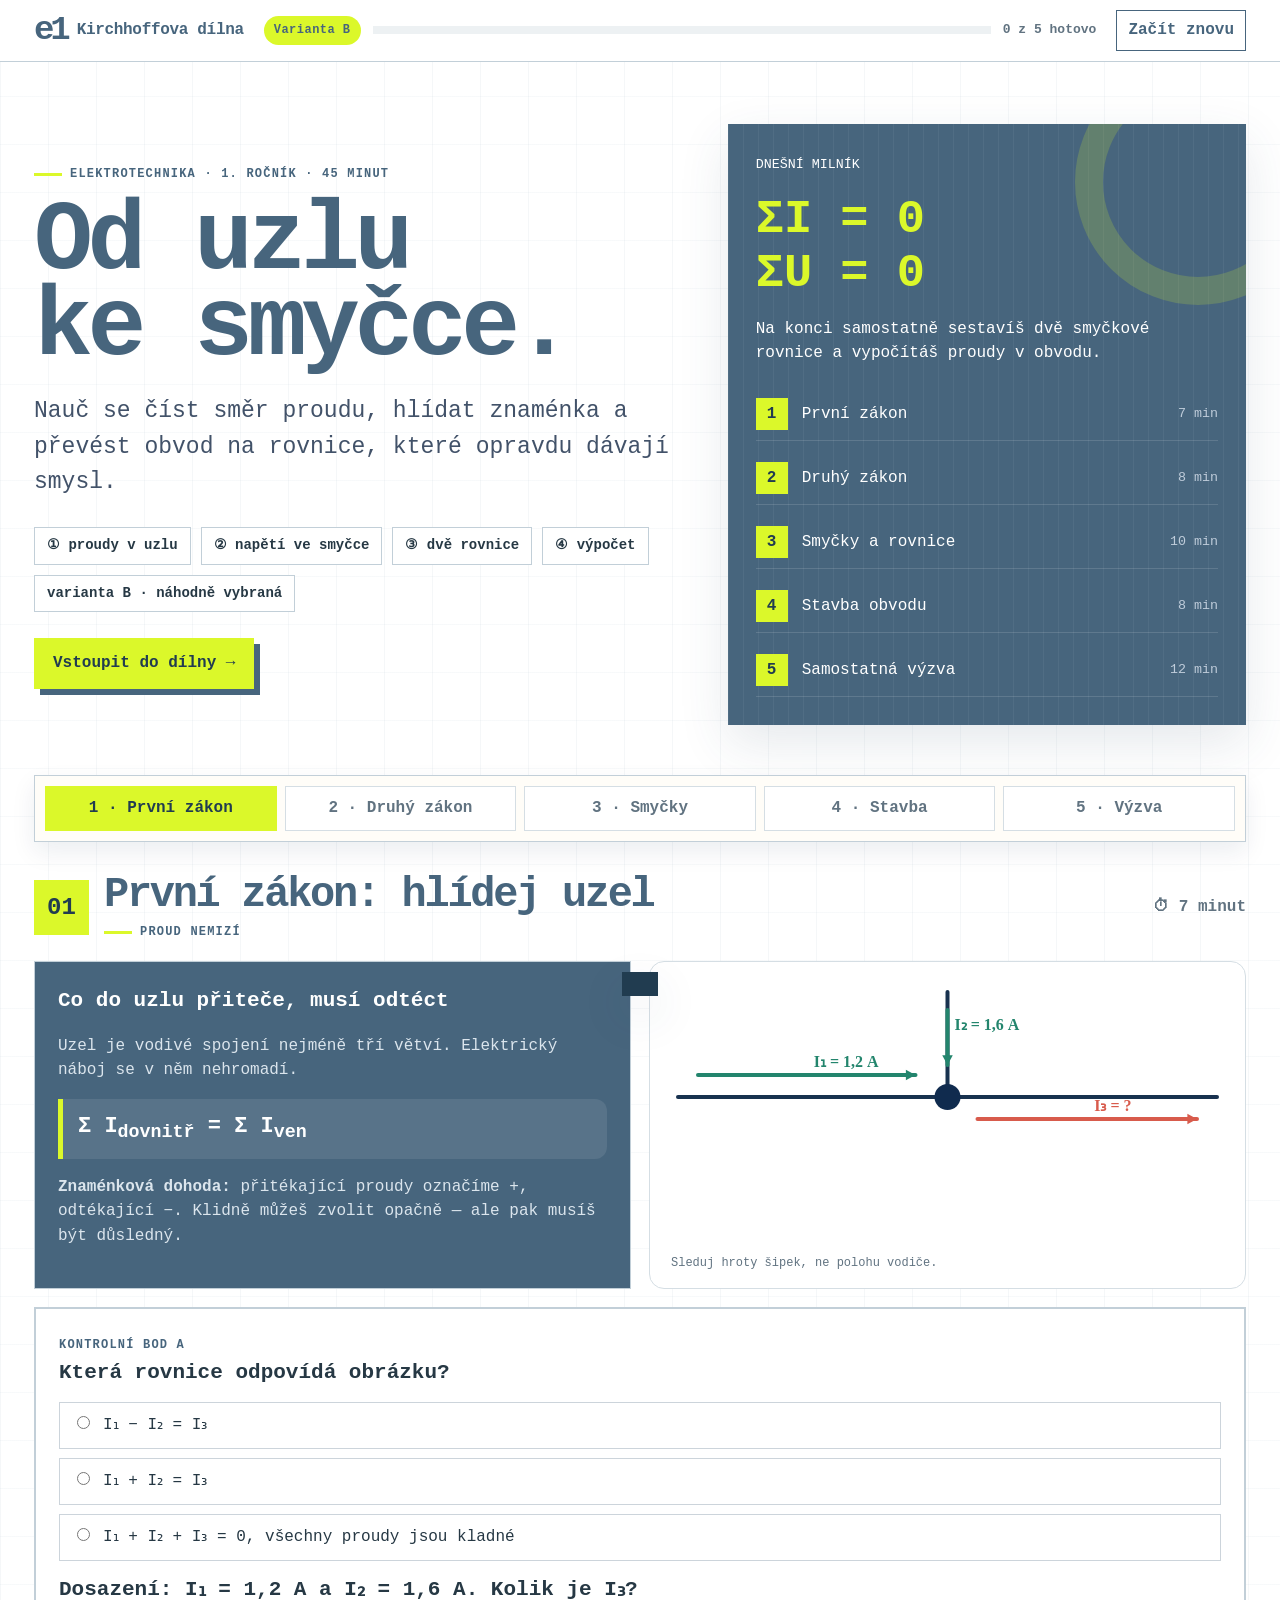
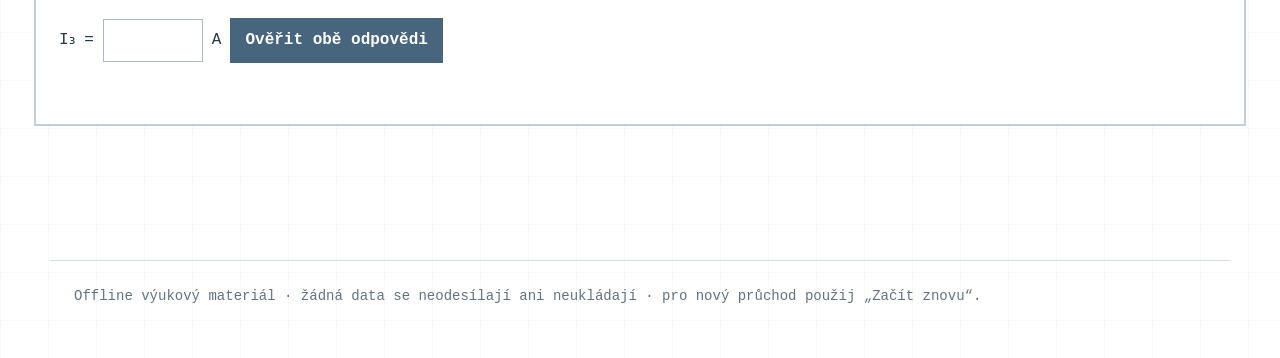
<file: docs/kirchhoffova-dilna.html>
<!doctype html>
<html lang="cs">
<head>
  <meta charset="utf-8">
  <meta name="viewport" content="width=device-width, initial-scale=1">
  <meta name="description" content="Offline interaktivní trenažér Kirchhoffových zákonů pro 1. ročník.">
  <title>Kirchhoffova dílna — interaktivní trenažér</title>
  <style>
    :root {
      --ink: #12233f;
      --muted: #5f6f86;
      --paper: #f7f3e9;
      --card: #fffdf8;
      --navy: #102b4e;
      --blue: #1a6fa7;
      --cyan: #71c8c9;
      --yellow: #f4c44e;
      --red: #d85b4c;
      --green: #23856d;
      --line: #d9d6cc;
      --shadow: 0 16px 40px rgba(19, 41, 68, .12);
      --radius: 18px;
    }
    * { box-sizing: border-box; }
    html { scroll-behavior: smooth; }
    body {
      margin: 0;
      color: var(--ink);
      background:
        radial-gradient(circle at 8% 8%, rgba(113,200,201,.18), transparent 24rem),
        linear-gradient(90deg, rgba(16,43,78,.035) 1px, transparent 1px),
        linear-gradient(rgba(16,43,78,.035) 1px, transparent 1px),
        var(--paper);
      background-size: auto, 24px 24px, 24px 24px, auto;
      font: 16px/1.55 "Segoe UI", system-ui, sans-serif;
    }
    button, input, select { font: inherit; }
    button { cursor: pointer; }
    button:focus-visible, input:focus-visible, select:focus-visible, [tabindex]:focus-visible {
      outline: 3px solid var(--yellow); outline-offset: 3px;
    }
    .topbar {
      position: sticky; top: 0; z-index: 50;
      background: rgba(247,243,233,.94); backdrop-filter: blur(12px);
      border-bottom: 1px solid rgba(16,43,78,.12);
    }
    .topbar-inner { max-width: 1180px; margin: auto; padding: 10px 24px; display: grid; grid-template-columns: auto 1fr auto; gap: 20px; align-items: center; }
    .brand { display: flex; align-items: center; gap: 10px; font-weight: 800; letter-spacing: -.02em; }
    .brand-mark { width: 34px; height: 34px; display: grid; place-items: center; border-radius: 10px; background: var(--navy); color: var(--yellow); font-size: 22px; }
    .progress-wrap { display: flex; align-items: center; gap: 12px; }
    .progress-track { height: 10px; flex: 1; background: #e3ded2; border-radius: 999px; overflow: hidden; }
    .progress-fill { height: 100%; width: 0; background: linear-gradient(90deg, var(--cyan), var(--green)); transition: width .45s ease; }
    .progress-text { min-width: 92px; font-size: 13px; font-weight: 750; color: var(--muted); text-align: right; }
    .variant-badge { flex: 0 0 auto; border-radius: 999px; background: var(--yellow); color: var(--navy); padding: 5px 10px; font-size: 12px; font-weight: 900; letter-spacing: .04em; white-space: nowrap; }
    .ghost { border: 1px solid #b8c0c7; background: transparent; color: var(--navy); border-radius: 10px; padding: 7px 11px; font-weight: 700; }
    main { max-width: 1180px; margin: 0 auto; padding: 34px 24px 80px; }
    .hero { display: grid; grid-template-columns: 1.15fr .85fr; gap: 34px; align-items: center; min-height: 540px; padding: 28px 0 50px; }
    .eyebrow { display: inline-flex; align-items: center; gap: 8px; color: var(--blue); font-weight: 800; text-transform: uppercase; letter-spacing: .11em; font-size: 12px; }
    .eyebrow::before { content:""; width: 28px; height: 3px; background: var(--yellow); }
    h1 { margin: 14px 0 18px; font-size: clamp(42px, 7vw, 78px); line-height: .96; letter-spacing: -.055em; max-width: 760px; }
    .lead { font-size: clamp(18px, 2.2vw, 23px); max-width: 700px; color: #425269; }
    .goal-strip { margin: 26px 0; display: flex; flex-wrap: wrap; gap: 10px; }
    .pill { background: #fff; border: 1px solid #d9d4c8; border-radius: 999px; padding: 7px 12px; font-size: 14px; font-weight: 700; }
    .primary { border: 0; border-radius: 12px; background: var(--navy); color: white; padding: 13px 19px; font-weight: 800; box-shadow: 0 7px 0 #07192d; transition: transform .15s, box-shadow .15s; }
    .primary:hover { transform: translateY(-2px); box-shadow: 0 9px 0 #07192d; }
    .primary:active { transform: translateY(4px); box-shadow: 0 3px 0 #07192d; }
    .primary[disabled] { opacity: .45; cursor: not-allowed; transform: none; box-shadow: 0 4px 0 #07192d; }
    .hero-board { background: var(--navy); color: white; border-radius: 28px; padding: 28px; box-shadow: var(--shadow); transform: rotate(1.2deg); position: relative; overflow: hidden; }
    .hero-board::after { content:""; position:absolute; width:190px; height:190px; right:-75px; top:-65px; border:28px solid rgba(113,200,201,.18); border-radius:50%; }
    .formula-big { font: 800 clamp(28px,4vw,47px)/1.15 Consolas, monospace; color: var(--yellow); margin: 16px 0; }
    .route { display: grid; gap: 11px; margin-top: 22px; }
    .route-row { display: grid; grid-template-columns: 34px 1fr auto; gap: 12px; align-items: center; padding: 10px 0; border-bottom: 1px solid rgba(255,255,255,.13); }
    .route-num { width: 32px; height: 32px; border-radius: 50%; display: grid; place-items: center; background: var(--yellow); color: var(--navy); font-weight: 900; }
    .route-row small { color: #bfccda; }
    .step-nav { display: grid; grid-template-columns: repeat(5, 1fr); gap: 8px; margin: 0 0 30px; position: sticky; top: 64px; z-index: 35; padding: 10px; border-radius: 16px; background: rgba(255,253,248,.92); backdrop-filter: blur(10px); box-shadow: 0 10px 24px rgba(16,43,78,.08); }
    .step-tab { border: 1px solid var(--line); border-radius: 11px; background: white; padding: 9px 7px; color: var(--muted); font-weight: 750; }
    .step-tab.active { background: var(--navy); color: white; border-color: var(--navy); }
    .step-tab.done::before { content: "✓ "; color: var(--green); }
    .step-tab.active.done::before { color: var(--yellow); }
    .lesson { scroll-margin-top: 145px; margin: 28px 0 54px; }
    .lesson.locked { display: none; }
    .section-head { display: grid; grid-template-columns: auto 1fr auto; gap: 15px; align-items: center; margin-bottom: 18px; }
    .section-num { width: 55px; height: 55px; border-radius: 16px; display: grid; place-items:center; background: var(--yellow); color: var(--navy); font-size: 24px; font-weight: 900; transform: rotate(-3deg); }
    h2 { margin: 0; font-size: clamp(27px,4vw,42px); line-height: 1.1; letter-spacing: -.035em; }
    h3 { margin: 0 0 10px; font-size: 21px; }
    .time { color: var(--muted); font-weight: 750; white-space: nowrap; }
    .grid-2 { display: grid; grid-template-columns: 1fr 1fr; gap: 18px; }
    .card { background: var(--card); border: 1px solid var(--line); border-radius: var(--radius); padding: 23px; box-shadow: 0 8px 24px rgba(19,41,68,.07); }
    .card.accent { border-top: 5px solid var(--cyan); }
    .concept { background: var(--navy); color: white; }
    .concept p { color: #dbe5ed; }
    .law { margin: 16px 0; padding: 15px; border-left: 5px solid var(--yellow); background: rgba(255,255,255,.09); border-radius: 0 12px 12px 0; font: 800 22px Consolas, monospace; }
    .plain-list { margin: 12px 0 0; padding-left: 22px; }
    .canvas-wrap { background: #fff; border: 1px solid var(--line); border-radius: 15px; overflow: hidden; min-height: 270px; position: relative; }
    canvas { display: block; width: 100%; height: 270px; }
    .canvas-caption { position:absolute; left:12px; bottom:10px; background:rgba(255,255,255,.9); padding:5px 9px; border-radius:8px; color:var(--muted); font-size:12px; }
    .task { margin-top: 18px; background: #fff; border: 2px solid #d4dbe0; border-radius: var(--radius); padding: 23px; }
    .task-kicker { color: var(--blue); text-transform: uppercase; letter-spacing: .1em; font-size: 12px; font-weight: 900; }
    .options { display: grid; gap: 9px; margin: 13px 0; }
    .option { display: flex; gap: 10px; align-items: flex-start; border: 1px solid #ccd4db; border-radius: 11px; padding: 10px 12px; background: #fff; }
    .option:has(input:checked) { border-color: var(--blue); background: #edf7fb; }
    .inline-answer { display: flex; flex-wrap: wrap; align-items:center; gap: 9px; margin: 12px 0; }
    input[type="number"], select { min-height: 43px; border: 1px solid #aeb8c2; border-radius: 9px; background: white; padding: 8px 10px; color: var(--ink); }
    input[type="number"] { width: 100px; }
    .check { border: 0; background: var(--blue); color: white; border-radius: 10px; padding: 10px 15px; font-weight: 800; }
    .feedback { min-height: 26px; margin-top: 10px; padding: 0; font-weight: 700; }
    .feedback.good, .feedback.bad, .feedback.info { padding: 10px 12px; border-radius: 10px; }
    .feedback.good { color: #145b4b; background: #dff4ea; }
    .feedback.bad { color: #8c2c22; background: #fde8e3; }
    .feedback.info { color: #2b5873; background: #e5f3f8; }
    .sign-grid { display: grid; grid-template-columns: 1fr 1fr; gap: 10px; margin: 16px 0; }
    .sign-card { border: 1px solid #ccd4db; border-radius: 12px; padding: 13px; background: white; }
    .sign-card b { display: block; color: var(--blue); font-size: 18px; }
    .direction { display:flex; flex-wrap:wrap; gap:8px; margin:12px 0; }
    .choice-btn { border: 1px solid #aeb8c2; border-radius: 10px; padding: 8px 12px; background: white; color: var(--navy); font-weight: 750; }
    .choice-btn.selected { background: var(--navy); color: white; border-color: var(--navy); }
    .note { border-left: 4px solid var(--yellow); padding: 9px 12px; background: #fff8dc; border-radius: 0 10px 10px 0; color: #5b4a1b; }
    .equation-lab { display: grid; grid-template-columns: 1fr 1fr; gap: 16px; }
    .equation-box { min-height: 64px; border: 2px dashed #aab6c2; border-radius: 12px; background: #fbfcfd; padding: 11px; display: flex; flex-wrap:wrap; align-items:center; gap:8px; margin-bottom: 12px; }
    .equation-box.empty::before { content:"Kliknutím přidej členy rovnice"; color:#7c8997; font-size:14px; }
    .chip { border: 1px solid #82a9bf; background: #edf7fb; color: #163f59; border-radius: 999px; padding: 8px 12px; font: 700 15px Consolas, monospace; }
    .chip:hover { background: #d9f0f6; }
    .bank { display:flex; flex-wrap:wrap; gap:7px; margin: 10px 0; }
    .mini { border: 0; background: transparent; color: var(--blue); text-decoration: underline; padding: 4px; font-weight: 700; }
    .builder-layout { display: grid; grid-template-columns: .82fr 1.18fr; gap: 18px; }
    .parts { display:grid; grid-template-columns:repeat(2,1fr); gap:9px; }
    .part { border: 2px solid #ccd4db; background:white; border-radius:12px; padding:12px; text-align:left; font-weight:800; }
    .part small { display:block; color:var(--muted); font-weight:600; }
    .part.selected { border-color: var(--red); box-shadow: 0 0 0 3px rgba(216,91,76,.15); }
    .slots { display:grid; grid-template-columns:repeat(3,1fr); gap:9px; margin: 13px 0; }
    .slot { min-height:84px; border:2px dashed #93a1ad; border-radius:12px; background:#f8fafb; padding:9px; display:grid; place-items:center; text-align:center; color:var(--muted); font-weight:800; }
    .slot.filled { border-style:solid; border-color:var(--green); color:var(--ink); background:#eaf7f2; }
    .slot small { display:block; font-weight:600; }
    .final-grid { display:grid; grid-template-columns:1fr 1fr; gap:18px; }
    .coefficient-row { display:flex; flex-wrap:wrap; gap:7px; align-items:center; margin:9px 0; font:700 17px Consolas, monospace; }
    .coefficient-row input { width:72px; }
    .hint-panel { display:none; margin-top:10px; padding:12px; background:#edf7fb; border-radius:10px; color:#244d66; }
    .hint-panel.show { display:block; }
    .completion { display:none; margin-top:26px; padding:32px; border-radius:24px; background:var(--navy); color:white; box-shadow:var(--shadow); position:relative; overflow:hidden; }
    .completion.show { display:grid; grid-template-columns:1fr auto; gap:20px; align-items:center; }
    .completion::after { content:"✓"; position:absolute; right:30px; top:-32px; font-size:180px; font-weight:900; color:rgba(113,200,201,.12); }
    .completion h2 { color:var(--yellow); }
    .result-line { font:800 20px Consolas,monospace; color:#dff4ea; }
    .toast { position:fixed; left:50%; bottom:24px; transform:translate(-50%,120px); background:var(--navy); color:white; border-radius:12px; padding:12px 18px; box-shadow:var(--shadow); z-index:100; transition:transform .25s; max-width:calc(100% - 32px); text-align:center; font-weight:700; }
    .toast.show { transform:translate(-50%,0); }
    .shake { animation:shake .35s; }
    @keyframes shake { 0%,100%{transform:translateX(0)} 25%{transform:translateX(-6px)} 75%{transform:translateX(6px)} }
    .sr-only { position:absolute; width:1px; height:1px; padding:0; margin:-1px; overflow:hidden; clip:rect(0,0,0,0); white-space:nowrap; border:0; }
    footer { max-width:1180px; margin:auto; padding:25px 24px 50px; color:var(--muted); border-top:1px solid var(--line); font-size:14px; }
    @media (max-width: 820px) {
      .hero, .grid-2, .equation-lab, .builder-layout, .final-grid { grid-template-columns:1fr; }
      .hero { min-height:auto; }
      .hero-board { transform:none; }
      .step-tab { font-size:0; }
      .step-tab::after { content:attr(data-short); font-size:14px; }
      .section-head { grid-template-columns:auto 1fr; }
      .section-head .time { grid-column:2; }
      .topbar-inner { grid-template-columns:auto 1fr; }
      .topbar .ghost { display:none; }
    }
    @media (max-width: 520px) {
      main { padding-left:14px; padding-right:14px; }
      .brand span:last-child { display:none; }
      .progress-text { display:none; }
      .card, .task { padding:17px; }
      .sign-grid, .parts { grid-template-columns:1fr; }
      .slots { grid-template-columns:1fr; }
      .completion.show { grid-template-columns:1fr; }
    }
    @media print {
      .topbar, .step-nav, .primary, .check, .ghost, .mini, .parts, footer { display:none !important; }
      body { background:white; }
      main { max-width:none; padding:0; }
      .lesson:not(#step5), .hero { display:none !important; }
      .completion { display:block !important; background:white; color:black; border:2px solid #222; box-shadow:none; }
      .completion h2, .result-line { color:black; }
    }
  </style>
  <link rel="stylesheet" href="spsei-theme.css">
</head>
<body class="kirchhoff-app">
  <header class="topbar">
    <div class="topbar-inner">
      <a class="brand" href="index.html" aria-label="Zpět na rozcestník fyzikálních aplikací"><span class="brand-mark" aria-hidden="true">e1</span><span>Kirchhoffova dílna</span></a>
      <div class="progress-wrap" aria-label="Postup kurzem">
        <span class="variant-badge" id="variantBadge">Varianta —</span>
        <div class="progress-track"><div class="progress-fill" id="progressFill"></div></div>
        <div class="progress-text" id="progressText">0 z 5 hotovo</div>
      </div>
      <button class="ghost" id="resetAll" type="button">Začít znovu</button>
    </div>
  </header>

  <main>
    <section class="hero" id="start">
      <div>
        <span class="eyebrow">Elektrotechnika · 1. ročník · 45 minut</span>
        <h1>Od uzlu<br>ke smyčce.</h1>
        <p class="lead">Nauč se číst směr proudu, hlídat znaménka a převést obvod na rovnice, které opravdu dávají smysl.</p>
        <div class="goal-strip" aria-label="Cíle lekce">
          <span class="pill">① proudy v uzlu</span><span class="pill">② napětí ve smyčce</span><span class="pill">③ dvě rovnice</span><span class="pill">④ výpočet</span><span class="pill" id="variantHero">náhodná varianta</span>
        </div>
        <button class="primary" id="startBtn" type="button">Vstoupit do dílny →</button>
      </div>
      <aside class="hero-board" aria-label="Plán práce">
        <small>DNEŠNÍ MILNÍK</small>
        <div class="formula-big">ΣI = 0<br>ΣU = 0</div>
        <p>Na konci samostatně sestavíš dvě smyčkové rovnice a vypočítáš proudy v obvodu.</p>
        <div class="route">
          <div class="route-row"><span class="route-num">1</span><span>První zákon</span><small>7 min</small></div>
          <div class="route-row"><span class="route-num">2</span><span>Druhý zákon</span><small>8 min</small></div>
          <div class="route-row"><span class="route-num">3</span><span>Smyčky a rovnice</span><small>10 min</small></div>
          <div class="route-row"><span class="route-num">4</span><span>Stavba obvodu</span><small>8 min</small></div>
          <div class="route-row"><span class="route-num">5</span><span>Samostatná výzva</span><small>12 min</small></div>
        </div>
      </aside>
    </section>

    <nav class="step-nav" aria-label="Etapy lekce">
      <button class="step-tab" data-step="1" data-short="1" type="button">1 · První zákon</button>
      <button class="step-tab" data-step="2" data-short="2" type="button">2 · Druhý zákon</button>
      <button class="step-tab" data-step="3" data-short="3" type="button">3 · Smyčky</button>
      <button class="step-tab" data-step="4" data-short="4" type="button">4 · Stavba</button>
      <button class="step-tab" data-step="5" data-short="5" type="button">5 · Výzva</button>
    </nav>

    <section class="lesson" id="step1" data-step="1">
      <div class="section-head"><span class="section-num">01</span><div><h2>První zákon: hlídej uzel</h2><span class="eyebrow">proud nemizí</span></div><span class="time">⏱ 7 minut</span></div>
      <div class="grid-2">
        <article class="card concept">
          <h3>Co do uzlu přiteče, musí odtéct</h3>
          <p>Uzel je vodivé spojení nejméně tří větví. Elektrický náboj se v něm nehromadí.</p>
          <div class="law">Σ I<sub>dovnitř</sub> = Σ I<sub>ven</sub></div>
          <p><b>Znaménková dohoda:</b> přitékající proudy označíme +, odtékající −. Klidně můžeš zvolit opačně — ale pak musíš být důsledný.</p>
        </article>
        <div class="canvas-wrap"><canvas id="nodeCanvas" aria-label="Uzel se dvěma přitékajícími proudy I1 a I2 a jedním odtékajícím proudem I3"></canvas><span class="canvas-caption">Sleduj hroty šipek, ne polohu vodiče.</span></div>
      </div>
      <div class="task">
        <span class="task-kicker">Kontrolní bod A</span><h3>Která rovnice odpovídá obrázku?</h3>
        <div class="options" id="kclOptions">
          <label class="option"><input type="radio" name="kcl" value="wrong1"> I₁ − I₂ = I₃</label>
          <label class="option"><input type="radio" name="kcl" value="correct"> I₁ + I₂ = I₃</label>
          <label class="option"><input type="radio" name="kcl" value="wrong2"> I₁ + I₂ + I₃ = 0, všechny proudy jsou kladné</label>
        </div>
        <h3 id="kclPrompt">Dosazení: I₁ = 1,8 A a I₂ = 0,7 A. Kolik je I₃?</h3>
        <div class="inline-answer"><label for="kclNumber">I₃ =</label><input id="kclNumber" type="number" step="0.1" inputmode="decimal"><span>A</span><button class="check" id="checkKcl" type="button">Ověřit obě odpovědi</button></div>
        <div class="feedback" id="kclFeedback" aria-live="polite"></div>
      </div>
    </section>

    <section class="lesson locked" id="step2" data-step="2">
      <div class="section-head"><span class="section-num">02</span><div><h2>Druhý zákon: obejdi smyčku</h2><span class="eyebrow">napětí se vyrovnají</span></div><span class="time">⏱ 8 minut</span></div>
      <div class="grid-2">
        <article class="card concept">
          <h3>Po návratu jsi energeticky na nule</h3>
          <p>V uzavřené smyčce je součet všech vzestupů a úbytků napětí nulový.</p>
          <div class="law">Σ U = 0</div>
          <div class="sign-grid">
            <div class="sign-card"><b>Zdroj</b>− → + znamená <strong>+U</strong><br>+ → − znamená <strong>−U</strong></div>
            <div class="sign-card"><b>Rezistor</b>po směru proudu <strong>−RI</strong><br>proti proudu <strong>+RI</strong></div>
          </div>
        </article>
        <div>
          <div class="canvas-wrap"><canvas id="loopCanvas" aria-label="Jednoduchá smyčka se zdrojem a dvěma rezistory"></canvas><span class="canvas-caption">Oranžová šipka určuje směr obcházení.</span></div>
          <div class="direction" role="group" aria-label="Směr obcházení smyčky"><button class="choice-btn selected" id="clockwise" type="button">↻ po směru hodin</button><button class="choice-btn" id="counter" type="button">↺ proti směru</button></div>
        </div>
      </div>
      <div class="task">
        <span class="task-kicker">Kontrolní bod B</span><h3>Obcházíme po směru proudu. Vyber správnou rovnici.</h3>
        <div class="options">
          <label class="option"><input type="radio" name="kvl" value="correct"> <span id="kvlCorrectText">+12 − 8I − 16I = 0</span></label>
          <label class="option"><input type="radio" name="kvl" value="wrongSigns"> <span id="kvlWrongSignsText">+12 + 8I + 16I = 0</span></label>
          <label class="option"><input type="radio" name="kvl" value="wrongSource"> <span id="kvlWrongSourceText">−12 − 8I − 16I = 0</span></label>
        </div>
        <div class="inline-answer"><label for="kvlNumber">Proud I =</label><input id="kvlNumber" type="number" step="0.1" inputmode="decimal"><span>A</span><button class="check" id="checkKvl" type="button">Zkontrolovat znaménka i výpočet</button></div>
        <div class="feedback" id="kvlFeedback" aria-live="polite"></div>
        <p class="note" id="kvlReality">Kontrola reality: 12 V / (8 Ω + 16 Ω) = 0,5 A. Záporný výsledek by jen znamenal, že skutečný proud teče opačně než zvolená šipka.</p>
      </div>
    </section>

    <section class="lesson locked" id="step3" data-step="3">
      <div class="section-head"><span class="section-num">03</span><div><h2>Vytvoř smyčky, sestav rovnice</h2><span class="eyebrow">společný rezistor je klíč</span></div><span class="time">⏱ 10 minut</span></div>
      <div class="grid-2">
        <div class="canvas-wrap"><canvas id="meshCanvas" aria-label="Dvě smyčky se společným rezistorem R3 a smyčkovými proudy I1 a I2"></canvas><span class="canvas-caption">Oba smyčkové proudy jsme zvolili po směru hodin.</span></div>
        <article class="card accent">
          <h3>Tři kroky, které drží rovnici pohromadě</h3>
          <ol class="plain-list">
            <li>Vyznač samostatné smyčky a zvol I₁, I₂.</li>
            <li>Na vlastním rezistoru je úbytek R·I.</li>
            <li>Na společném R₃ působí proudy proti sobě: <b>R₃(I₁ − I₂)</b> v levé smyčce.</li>
          </ol>
          <p class="note"><b>Nejde o hádání směru.</b> Směr si zvolíš. Záporné vypočtené I pouze opraví tvůj původní odhad.</p>
        </article>
      </div>
      <div class="task">
        <span class="task-kicker">Rovnicová laboratoř</span><h3>Poskládej členy obou rovnic v pořadí od levé strany k pravé.</h3>
        <p>Obvod má R₁ vlevo, R₂ vpravo, společný R₃ a zdroje U₁, U₂. Kliknutím přidávej členy. Kliknutí na člen v rovnici jej odebere.</p>
        <div class="equation-lab">
          <div>
            <h3>Levá smyčka</h3><div class="equation-box empty" id="leftEquation" aria-label="Sestavovaná levá rovnice"></div>
            <div class="bank" data-target="leftEquation"><button class="chip" data-term="(R₁+R₃)I₁" type="button">(R₁+R₃)I₁</button><button class="chip" data-term="−R₃I₂" type="button">−R₃I₂</button><button class="chip" data-term="= U₁" type="button">= U₁</button><button class="chip" data-term="+R₃I₂" type="button">+R₃I₂</button><button class="chip" data-term="= U₂" type="button">= U₂</button></div>
            <button class="mini clear-eq" data-target="leftEquation" type="button">Vymazat levou</button>
          </div>
          <div>
            <h3>Pravá smyčka</h3><div class="equation-box empty" id="rightEquation" aria-label="Sestavovaná pravá rovnice"></div>
            <div class="bank" data-target="rightEquation"><button class="chip" data-term="−R₃I₁" type="button">−R₃I₁</button><button class="chip" data-term="(R₂+R₃)I₂" type="button">(R₂+R₃)I₂</button><button class="chip" data-term="= U₂" type="button">= U₂</button><button class="chip" data-term="+R₃I₁" type="button">+R₃I₁</button><button class="chip" data-term="= U₁" type="button">= U₁</button></div>
            <button class="mini clear-eq" data-target="rightEquation" type="button">Vymazat pravou</button>
          </div>
        </div>
        <button class="check" id="checkEquations" type="button">Ověřit obě rovnice</button><div class="feedback" id="equationFeedback" aria-live="polite"></div>
      </div>
    </section>

    <section class="lesson locked" id="step4" data-step="4">
      <div class="section-head"><span class="section-num">04</span><div><h2>Postav obvod podle zadání</h2><span class="eyebrow">od slov k zapojení</span></div><span class="time">⏱ 8 minut</span></div>
      <div class="task builder-layout">
        <div>
          <span class="task-kicker">Sklad součástek</span><h3>Zadání</h3>
          <p id="builderPrompt">Sestav jednu sériovou smyčku: <b>zdroj 9 V</b> a dva rezistory <b>3 Ω</b> a <b>6 Ω</b>.</p>
          <p>Nejprve vyber součástku, potom prázdnou pozici.</p>
          <div class="parts" id="parts"></div>
        </div>
        <div>
          <div class="slots" id="slots"><button class="slot" data-slot="source" type="button">Pozice zdroje</button><button class="slot" data-slot="r1" type="button">Pozice R₁</button><button class="slot" data-slot="r2" type="button">Pozice R₂</button></div>
          <div class="canvas-wrap"><canvas id="builderCanvas" aria-label="Náhled sestavovaného sériového obvodu"></canvas><span class="canvas-caption">Náhled se doplňuje podle tvého výběru.</span></div>
          <div class="inline-answer"><label for="builderEq">Rovnice:</label><select id="builderEq"></select><label for="builderCurrent">I =</label><input id="builderCurrent" type="number" step="0.1" inputmode="decimal"><span>A</span></div>
          <button class="check" id="checkBuilder" type="button">Otestovat zapojení</button><button class="mini" id="clearBuilder" type="button">Rozpojit</button><div class="feedback" id="builderFeedback" aria-live="polite"></div>
        </div>
      </div>
    </section>

    <section class="lesson locked" id="step5" data-step="5">
      <div class="section-head"><span class="section-num">05</span><div><h2>Samostatná výzva</h2><span class="eyebrow">teď bez vodicí ruky</span></div><span class="time">⏱ 12 minut</span></div>
      <div class="final-grid">
        <div class="canvas-wrap"><canvas id="finalCanvas" aria-label="Dvousmyčkový obvod s číselnými hodnotami"></canvas><span class="canvas-caption">I₁ a I₂ jsou po směru hodin; kladný I₃ míří dolů.</span></div>
        <article class="card accent">
          <h3>Zadání do sešitu i aplikace</h3>
          <p>Nejprve si do sešitu nakresli obvod, vyznač I₁ a I₂ a napiš obě smyčkové rovnice. Potom zadej koeficienty a výsledky sem.</p>
          <ul class="plain-list"><li id="finalSources">U₁ = 10 V, U₂ = 4 V</li><li id="finalResistors">R₁ = 3 Ω, R₂ = 4 Ω, R₃ = 2 Ω</li><li>I₃ = I₁ − I₂, kladný směr dolů</li></ul>
          <button class="mini" id="hintBtn" type="button">Potřebuji nápovědu ke společné větvi</button>
          <div class="hint-panel" id="hintPanel">V levé smyčce je na R₃ úbytek 2(I₁−I₂). Po roznásobení přidá k I₁ hodnotu +2 a k I₂ hodnotu −2.</div>
        </article>
      </div>
      <div class="task">
        <span class="task-kicker">Výstupní úloha</span><h3>1. Doplň číselné rovnice</h3>
        <div class="coefficient-row"><input id="a11" type="number" aria-label="Koeficient I1 v první rovnici"> I₁ + <input id="a12" type="number" aria-label="Koeficient I2 v první rovnici"> I₂ = <input id="b1" type="number" aria-label="Pravá strana první rovnice"> V</div>
        <div class="coefficient-row"><input id="a21" type="number" aria-label="Koeficient I1 ve druhé rovnici"> I₁ + <input id="a22" type="number" aria-label="Koeficient I2 ve druhé rovnici"> I₂ = <input id="b2" type="number" aria-label="Pravá strana druhé rovnice"> V</div>
        <h3>2. Vyřeš proudy (na dvě desetinná místa)</h3>
        <div class="inline-answer"><label for="i1final">I₁ =</label><input id="i1final" type="number" step="0.01" inputmode="decimal"><span>A</span><label for="i2final">I₂ =</label><input id="i2final" type="number" step="0.01" inputmode="decimal"><span>A</span><label for="i3final">I₃ =</label><input id="i3final" type="number" step="0.01" inputmode="decimal"><span>A</span></div>
        <h3>3. Kam skutečně teče proud společnou větví?</h3>
        <div class="options"><label class="option"><input type="radio" name="i3dir" value="down"> Dolů, protože I₁ &gt; I₂</label><label class="option"><input type="radio" name="i3dir" value="up"> Nahoru, protože I₂ &gt; I₁</label><label class="option"><input type="radio" name="i3dir" value="zero"> Neteče, proudy se vždy zruší</label></div>
        <button class="check" id="checkFinal" type="button">Vyhodnotit celou výzvu</button><div class="feedback" id="finalFeedback" aria-live="polite"></div>
      </div>
      <div class="completion" id="completion">
        <div><span class="eyebrow">Milník splněn</span><h2>Obvod už umíš převést na rovnice.</h2><p>Správně jsi použil oba Kirchhoffovy zákony, udržel orientaci znamének a vyřešil dvousmyčkový obvod.</p><div class="result-line" id="resultLine">I₁ = 2,62 A · I₂ = 1,54 A · I₃ = 1,08 A ↓</div><p id="resultReason"><b>Proč dolů?</b> I₃ = I₁ − I₂ je kladné, takže skutečný směr souhlasí se zvolenou šipkou dolů.</p></div>
        <button class="primary" id="printResult" type="button">Vytisknout výsledek</button>
      </div>
    </section>
  </main>
  <footer>Offline výukový materiál · žádná data se neodesílají ani neukládají · pro nový průchod použij „Začít znovu“.</footer>
  <div class="toast" id="toast" role="status" aria-live="polite"></div>

  <script>
    (() => {
      'use strict';
      const $ = (s, root=document) => root.querySelector(s);
      const $$ = (s, root=document) => [...root.querySelectorAll(s)];
      const variants = [
        { id:'A', kcl:{i1:1.8,i2:.7}, kvl:{u:12,r1:8,r2:16}, builder:{u:9,r1:3,r2:6,wrongU:12,wrongR:4}, final:{u1:10,u2:4,r1:3,r2:4,r3:2,i1:34/13,i2:20/13} },
        { id:'B', kcl:{i1:1.2,i2:1.6}, kvl:{u:18,r1:6,r2:3}, builder:{u:12,r1:4,r2:2,wrongU:9,wrongR:6}, final:{u1:3,u2:5,r1:4,r2:2,r3:1,i1:1,i2:2} },
        { id:'C', kcl:{i1:2.4,i2:.9}, kvl:{u:10,r1:4,r2:6}, builder:{u:18,r1:3,r2:6,wrongU:12,wrongR:4}, final:{u1:8,u2:4,r1:2,r2:3,r3:2,i1:3,i2:2} },
        { id:'D', kcl:{i1:.8,i2:2.7}, kvl:{u:24,r1:10,r2:2}, builder:{u:24,r1:8,r2:4,wrongU:18,wrongR:6}, final:{u1:4,u2:7,r1:5,r2:3,r3:1,i1:1,i2:2} },
        { id:'E', kcl:{i1:1.5,i2:2.3}, kvl:{u:15,r1:5,r2:10}, builder:{u:15,r1:5,r2:10,wrongU:12,wrongR:3}, final:{u1:4,u2:8,r1:2,r2:4,r3:2,i1:2,i2:2} }
      ];
      const requestedVariant = (new URLSearchParams(location.search).get('varianta') || '').toUpperCase();
      const requestedIndex = variants.findIndex(v => v.id === requestedVariant);
      const randomValues = new Uint32Array(1);
      if (requestedIndex < 0 && globalThis.crypto?.getRandomValues) crypto.getRandomValues(randomValues);
      const randomIndex = globalThis.crypto?.getRandomValues ? randomValues[0] % variants.length : Math.floor(Math.random() * variants.length);
      const variant = variants[requestedIndex >= 0 ? requestedIndex : randomIndex];
      const state = { completed: [false,false,false,false,false], unlocked: 1, direction: 'cw', equations: { leftEquation: [], rightEquation: [] }, selectedPart: null, slots: { source:null, r1:null, r2:null } };
      const fmt = n => Number(n).toLocaleString('cs-CZ',{maximumFractionDigits:2});
      const fixed = n => Number(n).toLocaleString('cs-CZ',{minimumFractionDigits:2,maximumFractionDigits:2});
      const finalDirection = () => variant.final.i1 > variant.final.i2 ? 'down' : variant.final.i1 < variant.final.i2 ? 'up' : 'zero';
      function applyVariant() {
        const k=variant.kcl, v=variant.kvl, b=variant.builder, f=variant.final;
        const kvlI=v.u/(v.r1+v.r2), builderI=b.u/(b.r1+b.r2), i3=f.i1-f.i2, dir=finalDirection();
        $('#variantBadge').textContent='Varianta '+variant.id;
        $('#variantHero').textContent='varianta '+variant.id+' · náhodně vybraná';
        $('#kclPrompt').textContent=`Dosazení: I₁ = ${fmt(k.i1)} A a I₂ = ${fmt(k.i2)} A. Kolik je I₃?`;
        $('#nodeCanvas').setAttribute('aria-label',`Uzel s přitékajícími proudy ${fmt(k.i1)} a ${fmt(k.i2)} ampéru a neznámým odtékajícím proudem`);
        $('#loopCanvas').setAttribute('aria-label',`Smyčka se zdrojem ${fmt(v.u)} voltů a rezistory ${fmt(v.r1)} a ${fmt(v.r2)} ohmů`);
        $('#kvlCorrectText').textContent=`+${fmt(v.u)} − ${fmt(v.r1)}I − ${fmt(v.r2)}I = 0`;
        $('#kvlWrongSignsText').textContent=`+${fmt(v.u)} + ${fmt(v.r1)}I + ${fmt(v.r2)}I = 0`;
        $('#kvlWrongSourceText').textContent=`−${fmt(v.u)} − ${fmt(v.r1)}I − ${fmt(v.r2)}I = 0`;
        $('#kvlReality').textContent=`Kontrola reality: ${fmt(v.u)} V / (${fmt(v.r1)} Ω + ${fmt(v.r2)} Ω) = ${fmt(kvlI)} A. Záporný výsledek by jen znamenal, že skutečný proud teče opačně než zvolená šipka.`;
        $('#builderPrompt').innerHTML=`Sestav jednu sériovou smyčku: <b>zdroj ${fmt(b.u)} V</b> a dva rezistory <b>${fmt(b.r1)} Ω</b> a <b>${fmt(b.r2)} Ω</b>.`;
        $('#parts').innerHTML=`<button class="part" data-kind="source" data-value="${b.u}" type="button">Zdroj ${fmt(b.u)} V<small>napěťový zdroj</small></button><button class="part" data-kind="source" data-value="${b.wrongU}" type="button">Zdroj ${fmt(b.wrongU)} V<small>napěťový zdroj</small></button><button class="part" data-kind="resistor" data-value="${b.r1}" type="button">Rezistor ${fmt(b.r1)} Ω<small>odpor</small></button><button class="part" data-kind="resistor" data-value="${b.r2}" type="button">Rezistor ${fmt(b.r2)} Ω<small>odpor</small></button><button class="part" data-kind="resistor" data-value="${b.wrongR}" type="button">Rezistor ${fmt(b.wrongR)} Ω<small>odpor</small></button>`;
        $('#builderEq').innerHTML=`<option value="">— vyber —</option><option value="correct">${fmt(b.u)} − ${fmt(b.r1)}I − ${fmt(b.r2)}I = 0</option><option value="wrong">${fmt(b.u)} + ${fmt(b.r1)}I + ${fmt(b.r2)}I = 0</option><option value="wrongV">${fmt(b.wrongU)} − ${fmt(b.r1)}I − ${fmt(b.r2)}I = 0</option>`;
        $('#finalSources').textContent=`U₁ = ${fmt(f.u1)} V, U₂ = ${fmt(f.u2)} V`;
        $('#finalResistors').textContent=`R₁ = ${fmt(f.r1)} Ω, R₂ = ${fmt(f.r2)} Ω, R₃ = ${fmt(f.r3)} Ω`;
        $('#hintPanel').textContent=`V levé smyčce je na R₃ úbytek ${fmt(f.r3)}(I₁−I₂). Po roznásobení přidá k I₁ hodnotu +${fmt(f.r3)} a k I₂ hodnotu −${fmt(f.r3)}.`;
        $('#finalCanvas').setAttribute('aria-label',`Dvousmyčkový obvod: U1 ${fmt(f.u1)} voltů, U2 ${fmt(f.u2)} voltů, R1 ${fmt(f.r1)} ohmů, R2 ${fmt(f.r2)} ohmů a R3 ${fmt(f.r3)} ohmů`);
        const arrowMark=dir==='down'?'↓':dir==='up'?'↑':'(neteče)';
        $('#resultLine').textContent=`I₁ = ${fixed(f.i1)} A · I₂ = ${fixed(f.i2)} A · I₃ = ${fixed(i3)} A ${arrowMark}`;
        $('#resultReason').innerHTML=dir==='zero'?'<b>Proč neteče?</b> I₁ a I₂ jsou stejné, proto je jejich rozdíl ve společné větvi nulový.':dir==='down'?'<b>Proč dolů?</b> I₃ = I₁ − I₂ je kladné, takže skutečný směr souhlasí se zvolenou šipkou dolů.':'<b>Proč nahoru?</b> I₃ = I₁ − I₂ je záporné, takže skutečný směr je opačný než zvolená šipka: nahoru.';
        document.title=`Kirchhoffova dílna — varianta ${variant.id}`;
      }
      applyVariant();
      const feedback = (id, type, text) => { const el=$(id); el.className='feedback '+type; el.textContent=text; };
      let toastTimer;
      function toast(text) { const el=$('#toast'); el.textContent=text; el.classList.add('show'); clearTimeout(toastTimer); toastTimer=setTimeout(()=>el.classList.remove('show'),2600); }
      function updateProgress() {
        const count=state.completed.filter(Boolean).length;
        $('#progressFill').style.width=(count*20)+'%'; $('#progressText').textContent=count+' z 5 hotovo';
        $$('.step-tab').forEach((b,i)=>{ b.classList.toggle('done',state.completed[i]); b.classList.toggle('active', i+1===Math.min(state.unlocked,5) && !state.completed[i]); });
      }
      function unlock(step) { state.unlocked=Math.max(state.unlocked,step); const section=$('#step'+step); section.classList.remove('locked'); window.dispatchEvent(new Event('resize')); updateProgress(); setTimeout(()=>section.scrollIntoView({behavior:'smooth',block:'start'}),300); }
      function complete(step) { if(state.completed[step-1]) return; state.completed[step-1]=true; updateProgress(); toast('Etapa '+step+' hotová. Pokračuj dál.'); if(step<5) unlock(step+1); }
      function goStep(step) {
        if(step>state.unlocked) { toast('Nejprve dokonči právě otevřenou etapu '+state.unlocked+'. Znaménka stavíme postupně.'); const b=$(`.step-tab[data-step="${step}"]`); b.classList.remove('shake'); void b.offsetWidth; b.classList.add('shake'); return; }
        $('#step'+step).scrollIntoView({behavior:'smooth',block:'start'});
      }
      $('#startBtn').addEventListener('click',()=>goStep(1));
      $$('.step-tab').forEach(b=>b.addEventListener('click',()=>goStep(Number(b.dataset.step))));
      $('#resetAll').addEventListener('click',()=>{ if(confirm('Opravdu vymazat odpovědi a vylosovat novou variantu?')) { location.href=location.pathname; } });

      function setupCanvas(id, draw) {
        const c=$(id), ctx=c.getContext('2d');
        const render=()=>{ const dpr=Math.min(window.devicePixelRatio||1,2), rect=c.getBoundingClientRect(); c.width=Math.round(rect.width*dpr); c.height=Math.round(270*dpr); ctx.setTransform(dpr,0,0,dpr,0,0); draw(ctx,rect.width,270); };
        render(); window.addEventListener('resize',render); return render;
      }
      function arrow(ctx,x1,y1,x2,y2,color='#d85b4c',label='') {
        const a=Math.atan2(y2-y1,x2-x1), head=11; ctx.strokeStyle=color; ctx.fillStyle=color; ctx.lineWidth=4; ctx.beginPath(); ctx.moveTo(x1,y1); ctx.lineTo(x2,y2); ctx.stroke(); ctx.beginPath(); ctx.moveTo(x2,y2); ctx.lineTo(x2-head*Math.cos(a-.5),y2-head*Math.sin(a-.5)); ctx.lineTo(x2-head*Math.cos(a+.5),y2-head*Math.sin(a+.5)); ctx.closePath(); ctx.fill(); if(label){ctx.font='700 16px Segoe UI';ctx.fillText(label,(x1+x2)/2+7,(y1+y2)/2-8);}
      }
      function wire(ctx,pts){ctx.strokeStyle='#18324f';ctx.lineWidth=4;ctx.lineCap='round';ctx.lineJoin='round';ctx.beginPath();ctx.moveTo(pts[0][0],pts[0][1]);pts.slice(1).forEach(p=>ctx.lineTo(p[0],p[1]));ctx.stroke();}
      function resistor(ctx,x1,y1,x2,y2,label){
        const horizontal=Math.abs(x2-x1)>Math.abs(y2-y1); ctx.strokeStyle='#18324f';ctx.lineWidth=4;ctx.beginPath();ctx.moveTo(x1,y1);
        const count=7, amp=9; for(let i=1;i<count;i++){ const t=i/count, x=x1+(x2-x1)*t, y=y1+(y2-y1)*t; ctx.lineTo(horizontal?x:x+(i%2?amp:-amp), horizontal?y+(i%2?amp:-amp):y); } ctx.lineTo(x2,y2);ctx.stroke();ctx.fillStyle='#1a6fa7';ctx.font='700 15px Segoe UI';ctx.fillText(label,(x1+x2)/2+(horizontal?-18:15),(y1+y2)/2+(horizontal?-15:5));
      }
      function source(ctx,x,y,label,inverted=false){ ctx.strokeStyle='#18324f';ctx.lineWidth=3;ctx.beginPath();ctx.moveTo(x-15,y-12);ctx.lineTo(x+15,y-12);ctx.moveTo(x-9,y+12);ctx.lineTo(x+9,y+12);ctx.stroke();ctx.fillStyle='#d85b4c';ctx.font='800 15px Segoe UI';ctx.fillText(inverted?'−':'+',x+21,y-7);ctx.fillText(inverted?'+':'−',x+21,y+18);ctx.fillStyle='#1a6fa7';ctx.fillText(label,x-48,y+5); }
      setupCanvas('#nodeCanvas',(ctx,w)=>{const k=variant.kcl;ctx.clearRect(0,0,w,270);const x=w/2,y=135;wire(ctx,[[28,y],[w-28,y]]);wire(ctx,[[x,y],[x,30]]);ctx.fillStyle='#102b4e';ctx.beginPath();ctx.arc(x,y,13,0,Math.PI*2);ctx.fill();arrow(ctx,48,y-22,x-32,y-22,'#23856d',`I₁ = ${fmt(k.i1)} A`);arrow(ctx,x,48,x,103,'#23856d',`I₂ = ${fmt(k.i2)} A`);arrow(ctx,x+30,y+22,w-48,y+22,'#d85b4c','I₃ = ?');});
      let renderLoop;
      renderLoop=setupCanvas('#loopCanvas',(ctx,w)=>{const v=variant.kvl;ctx.clearRect(0,0,w,270);const l=65,r=w-55,t=55,b=215;wire(ctx,[[l,t],[r,t],[r,b],[l,b],[l,t]]);resistor(ctx,w*.39,t,w*.61,t,`R₁ = ${fmt(v.r1)} Ω`);resistor(ctx,w*.39,b,w*.61,b,`R₂ = ${fmt(v.r2)} Ω`);source(ctx,l,135,`${fmt(v.u)} V`); if(state.direction==='cw'){arrow(ctx,w*.67,92,w*.83,92,'#e09a23','I ↻');}else{arrow(ctx,w*.83,92,w*.67,92,'#e09a23','I ↺');}});
      $('#clockwise').addEventListener('click',()=>{state.direction='cw';$('#clockwise').classList.add('selected');$('#counter').classList.remove('selected');renderLoop();});
      $('#counter').addEventListener('click',()=>{state.direction='ccw';$('#counter').classList.add('selected');$('#clockwise').classList.remove('selected');renderLoop();toast('Směr lze zvolit libovolně. Úloha níže ale počítá s obcházením po směru proudu.');});
      function drawMesh(ctx,w,values=false){
        const f=variant.final;ctx.clearRect(0,0,w,270);const l=42,m=w/2,r=w-42,t=48,b=222;wire(ctx,[[l,t],[m,t],[r,t],[r,b],[m,b],[l,b],[l,t]]);resistor(ctx,l+48,t,m-48,t,values?`R₁ ${fmt(f.r1)} Ω`:'R₁');resistor(ctx,m+48,t,r-48,t,values?`R₂ ${fmt(f.r2)} Ω`:'R₂');resistor(ctx,m,t+42,m,b-42,values?`R₃ ${fmt(f.r3)} Ω`:'R₃');source(ctx,l,135,values?`U₁ ${fmt(f.u1)} V`:'U₁');source(ctx,r,135,values?`U₂ ${fmt(f.u2)} V`:'U₂',true);arrow(ctx,l+58,95,m-45,95,'#23856d','I₁ ↻');arrow(ctx,m+52,95,r-55,95,'#d85b4c','I₂ ↻');arrow(ctx,m+25,115,m+25,170,'#e09a23',values?'I₃ +':'I₁−I₂'); }
      setupCanvas('#meshCanvas',(ctx,w)=>drawMesh(ctx,w,false)); setupCanvas('#finalCanvas',(ctx,w)=>drawMesh(ctx,w,true));
      let renderBuilder;
      renderBuilder=setupCanvas('#builderCanvas',(ctx,w)=>{ctx.clearRect(0,0,w,270);const l=60,r=w-55,t=60,b=210;wire(ctx,[[l,t],[r,t],[r,b],[l,b],[l,t]]);const s=state.slots.source;if(s) source(ctx,l,135,s.value+' V'); else {ctx.setLineDash([6,6]);ctx.strokeStyle='#a6b1ba';ctx.strokeRect(l-20,105,40,60);ctx.setLineDash([]);} const rr=[state.slots.r1,state.slots.r2];rr.forEach((p,i)=>{const x1=w*(i?0.58:0.20),x2=w*(i?0.84:0.46);if(p)resistor(ctx,x1,t,x2,t,(i?'R₂ ':'R₁ ')+p.value+' Ω');else{ctx.setLineDash([6,6]);ctx.strokeStyle='#a6b1ba';ctx.strokeRect(x1,t-18,x2-x1,36);ctx.setLineDash([]);}});arrow(ctx,w*.38,b-28,w*.62,b-28,'#23856d','I');});

      $('#checkKcl').addEventListener('click',()=>{const k=variant.kcl,correct=k.i1+k.i2,q=$('input[name="kcl"]:checked'),val=parseFloat($('#kclNumber').value);if(!q||Number.isNaN(val)){feedback('#kclFeedback','info','Vyber rovnici a doplň číselný výsledek.');return;}if(q.value==='correct'&&Math.abs(val-correct)<.01){feedback('#kclFeedback','good',`Správně: ${fmt(k.i1)} + ${fmt(k.i2)} = ${fmt(correct)} A. Šipky potvrzují dva proudy dovnitř a jeden ven.`);complete(1);}else if(q.value!=='correct'){feedback('#kclFeedback','bad','Zaměř se na hroty šipek: I₁ a I₂ přitékají, I₃ odtéká. Součet dovnitř se rovná součtu ven.');}else{feedback('#kclFeedback','bad','Rovnice sedí. Teď sečti oba přitékající proudy; výsledek zadej v ampérech.');}});
      $('#checkKvl').addEventListener('click',()=>{const v=variant.kvl,correct=v.u/(v.r1+v.r2),q=$('input[name="kvl"]:checked'),val=parseFloat($('#kvlNumber').value);if(!q||Number.isNaN(val)){feedback('#kvlFeedback','info','Vyber rovnici a doplň proud.');return;}if(q.value==='correct'&&Math.abs(val-correct)<.01){feedback('#kvlFeedback','good',`Ano: zdroj přidá +${fmt(v.u)} V, oba rezistory napětí odeberou. ${fmt(v.u)} − ${fmt(v.r1+v.r2)}I = 0, tedy I = ${fmt(correct)} A.`);complete(2);}else if(q.value==='wrongSigns'){feedback('#kvlFeedback','bad','Při průchodu rezistorem po směru proudu napětí klesá, proto jsou oba členy −RI.');}else if(q.value==='wrongSource'){feedback('#kvlFeedback','bad',`Zdroj přecházíš od záporného ke kladnému pólu, jde tedy o vzestup +${fmt(v.u)} V.`);}else{feedback('#kvlFeedback','bad','Znaménka jsou správně. Sečti odpory a použij I = U / R.');}});

      $$('.bank .chip').forEach(btn=>btn.addEventListener('click',()=>{const id=btn.parentElement.dataset.target;state.equations[id].push(btn.dataset.term);renderEquation(id);}));
      function renderEquation(id){const box=$('#'+id);box.innerHTML='';box.classList.toggle('empty',state.equations[id].length===0);state.equations[id].forEach((term,i)=>{const b=document.createElement('button');b.type='button';b.className='chip';b.textContent=term;b.title='Odebrat člen';b.addEventListener('click',()=>{state.equations[id].splice(i,1);renderEquation(id);});box.appendChild(b);});}
      $$('.clear-eq').forEach(b=>b.addEventListener('click',()=>{state.equations[b.dataset.target]=[];renderEquation(b.dataset.target);}));
      $('#checkEquations').addEventListener('click',()=>{const l=state.equations.leftEquation,r=state.equations.rightEquation;const lc=['(R₁+R₃)I₁','−R₃I₂','= U₁'],rc=['−R₃I₁','(R₂+R₃)I₂','= U₂'];if(!l.length||!r.length){feedback('#equationFeedback','info','Sestav obě rovnice — každá má tři členy.');return;}if(JSON.stringify(l)===JSON.stringify(lc)&&JSON.stringify(r)===JSON.stringify(rc)){feedback('#equationFeedback','good','Obě rovnice sedí. Záporný křížový člen vyjadřuje, že na R₃ působí smyčkové proudy proti sobě.');complete(3);}else{let msg='Rovnice ještě nesedí. ';if(l[l.length-1]!=='= U₁'||r[r.length-1]!=='= U₂')msg+='Každá končí vlastním zdrojem na pravé straně. ';msg+='U společného R₃ musí být proud druhé smyčky se znaménkem minus.';feedback('#equationFeedback','bad',msg);}});

      $$('.part').forEach(b=>b.addEventListener('click',()=>{state.selectedPart={kind:b.dataset.kind,value:Number(b.dataset.value),label:b.childNodes[0].textContent.trim()};$$('.part').forEach(x=>x.classList.remove('selected'));b.classList.add('selected');toast('Vybráno: '+state.selectedPart.label+'. Teď klikni na pozici.');}));
      $$('.slot').forEach(b=>b.addEventListener('click',()=>{if(!state.selectedPart){toast('Nejprve vyber součástku ze skladu.');return;}const slot=b.dataset.slot;if(slot==='source'&&state.selectedPart.kind!=='source'){toast('Do této pozice patří zdroj.');return;}if(slot!=='source'&&state.selectedPart.kind!=='resistor'){toast('Do této pozice patří rezistor.');return;}state.slots[slot]={...state.selectedPart};b.classList.add('filled');b.innerHTML=state.selectedPart.label+'<small>kliknutím lze nahradit</small>';renderBuilder();}));
      $('#clearBuilder').addEventListener('click',()=>{state.slots={source:null,r1:null,r2:null};$$('.slot').forEach((b,i)=>{b.classList.remove('filled');b.textContent=i===0?'Pozice zdroje':'Pozice R'+(i);});renderBuilder();feedback('#builderFeedback','info','Obvod je rozpojen. Můžeš začít znovu.');});
      $('#checkBuilder').addEventListener('click',()=>{const b=variant.builder,correct=b.u/(b.r1+b.r2),{source,r1,r2}=state.slots,eq=$('#builderEq').value,val=parseFloat($('#builderCurrent').value);if(!source||!r1||!r2){feedback('#builderFeedback','info','Obvod není úplný. Obsaď všechny tři pozice.');return;}const partsOK=source.value===b.u&&[r1.value,r2.value].sort((a,c)=>a-c).join(',')===[b.r1,b.r2].sort((a,c)=>a-c).join(',');if(!partsOK){feedback('#builderFeedback','bad','Zapojení je uzavřené, ale hodnoty neodpovídají zadání: zkontroluj zdroj i oba odpory.');return;}if(eq!=='correct'){feedback('#builderFeedback','bad','Součástky sedí. V rovnici ale musí zdroj napětí přidat a rezistory napětí odebrat.');return;}if(Number.isNaN(val)||Math.abs(val-correct)>.01){feedback('#builderFeedback','bad',`Zapojení i rovnice sedí. Celkový odpor je ${fmt(b.r1)} + ${fmt(b.r2)} = ${fmt(b.r1+b.r2)} Ω; dopočítej I = U/R.`);return;}feedback('#builderFeedback','good',`Funguje: ${fmt(b.u)} − ${fmt(b.r1)}I − ${fmt(b.r2)}I = 0 a I = ${fmt(correct)} A. Převedl jsi slovní zadání na obvod i rovnici.`);complete(4);});

      $('#hintBtn').addEventListener('click',()=>{$('#hintPanel').classList.toggle('show');$('#hintBtn').textContent=$('#hintPanel').classList.contains('show')?'Skrýt nápovědu':'Potřebuji nápovědu ke společné větvi';});
      $('#checkFinal').addEventListener('click',()=>{const f=variant.final,expectedDir=finalDirection(),expectedI3=f.i1-f.i2,ids=['a11','a12','b1','a21','a22','b2','i1final','i2final','i3final'];const v=Object.fromEntries(ids.map(id=>[id,parseFloat($('#'+id).value)]));const dir=$('input[name="i3dir"]:checked');if(Object.values(v).some(Number.isNaN)||!dir){feedback('#finalFeedback','info','Doplň obě rovnice, všechny tři proudy i směr I₃.');return;}const a11=f.r1+f.r3,a12=-f.r3,a21=-f.r3,a22=f.r2+f.r3;const eqOK=v.a11===a11&&v.a12===a12&&v.b1===f.u1&&v.a21===a21&&v.a22===a22&&v.b2===f.u2;const currentsOK=Math.abs(v.i1final-f.i1)<.05&&Math.abs(v.i2final-f.i2)<.05&&Math.abs(v.i3final-expectedI3)<.05;if(!eqOK){feedback('#finalFeedback','bad',`Ještě nesedí koeficienty. Vlastní koeficient je součet odporů dané smyčky; křížový člen společného R₃ je −${fmt(f.r3)}.`);return;}if(!currentsOK){feedback('#finalFeedback','bad',`Rovnice jsou správně: ${fmt(a11)}I₁ − ${fmt(f.r3)}I₂ = ${fmt(f.u1)} a −${fmt(f.r3)}I₁ + ${fmt(a22)}I₂ = ${fmt(f.u2)}. Zkontroluj řešení soustavy a rozdíl I₁ − I₂.`);return;}if(dir.value!==expectedDir){const msg=expectedDir==='down'?'I₁ je větší než I₂, proto je rozdíl kladný a proud teče dolů.':expectedDir==='up'?'I₂ je větší než I₁, proto je rozdíl záporný a skutečný proud teče nahoru.':'I₁ a I₂ jsou stejné, proto se ve společné větvi vyruší.';feedback('#finalFeedback','bad','Čísla sedí, ale směr ne. '+msg);return;}feedback('#finalFeedback','good',`Výborně. Rovnice, výsledky i skutečný směr proudu jsou správně pro variantu ${variant.id}.`);complete(5);$('#completion').classList.add('show');setTimeout(()=>$('#completion').scrollIntoView({behavior:'smooth',block:'center'}),350);});
      $('#printResult').addEventListener('click',()=>window.print());
      updateProgress();
    })();
  </script>
</body>
</html>
</file>
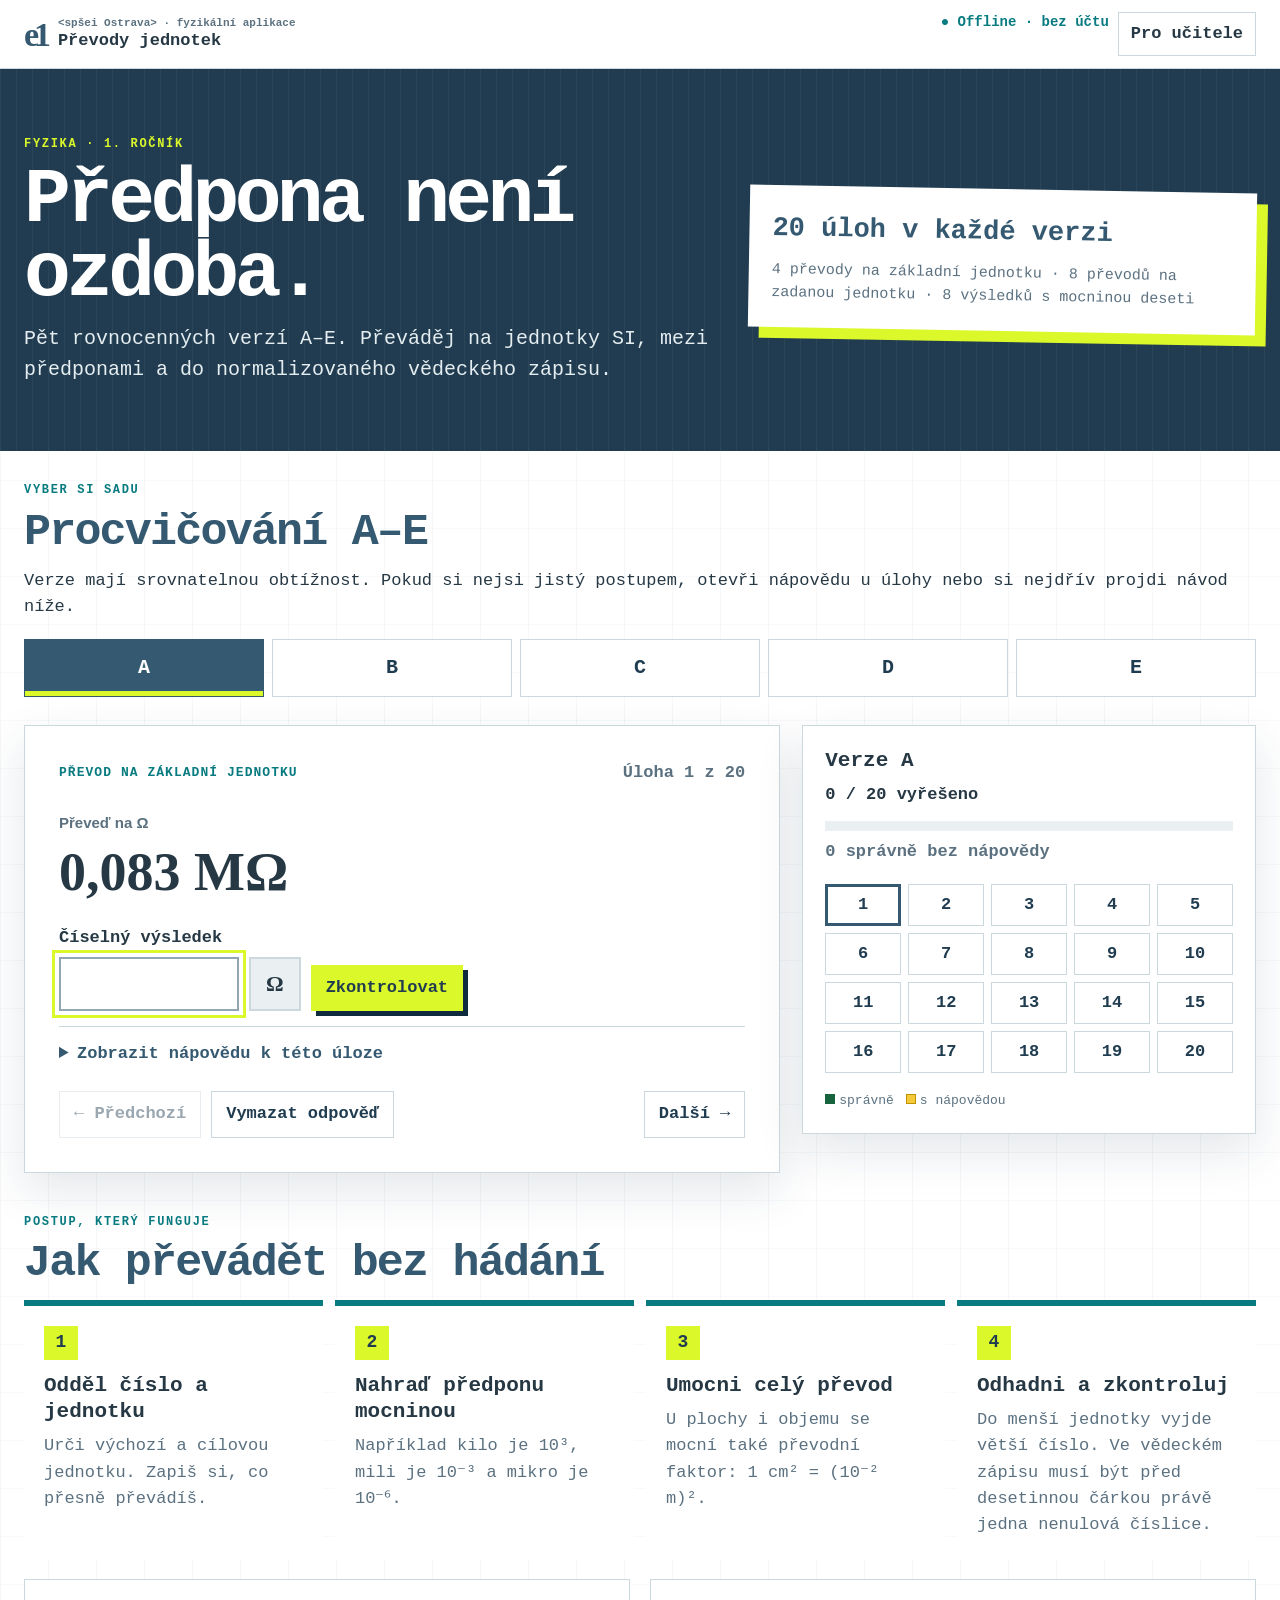
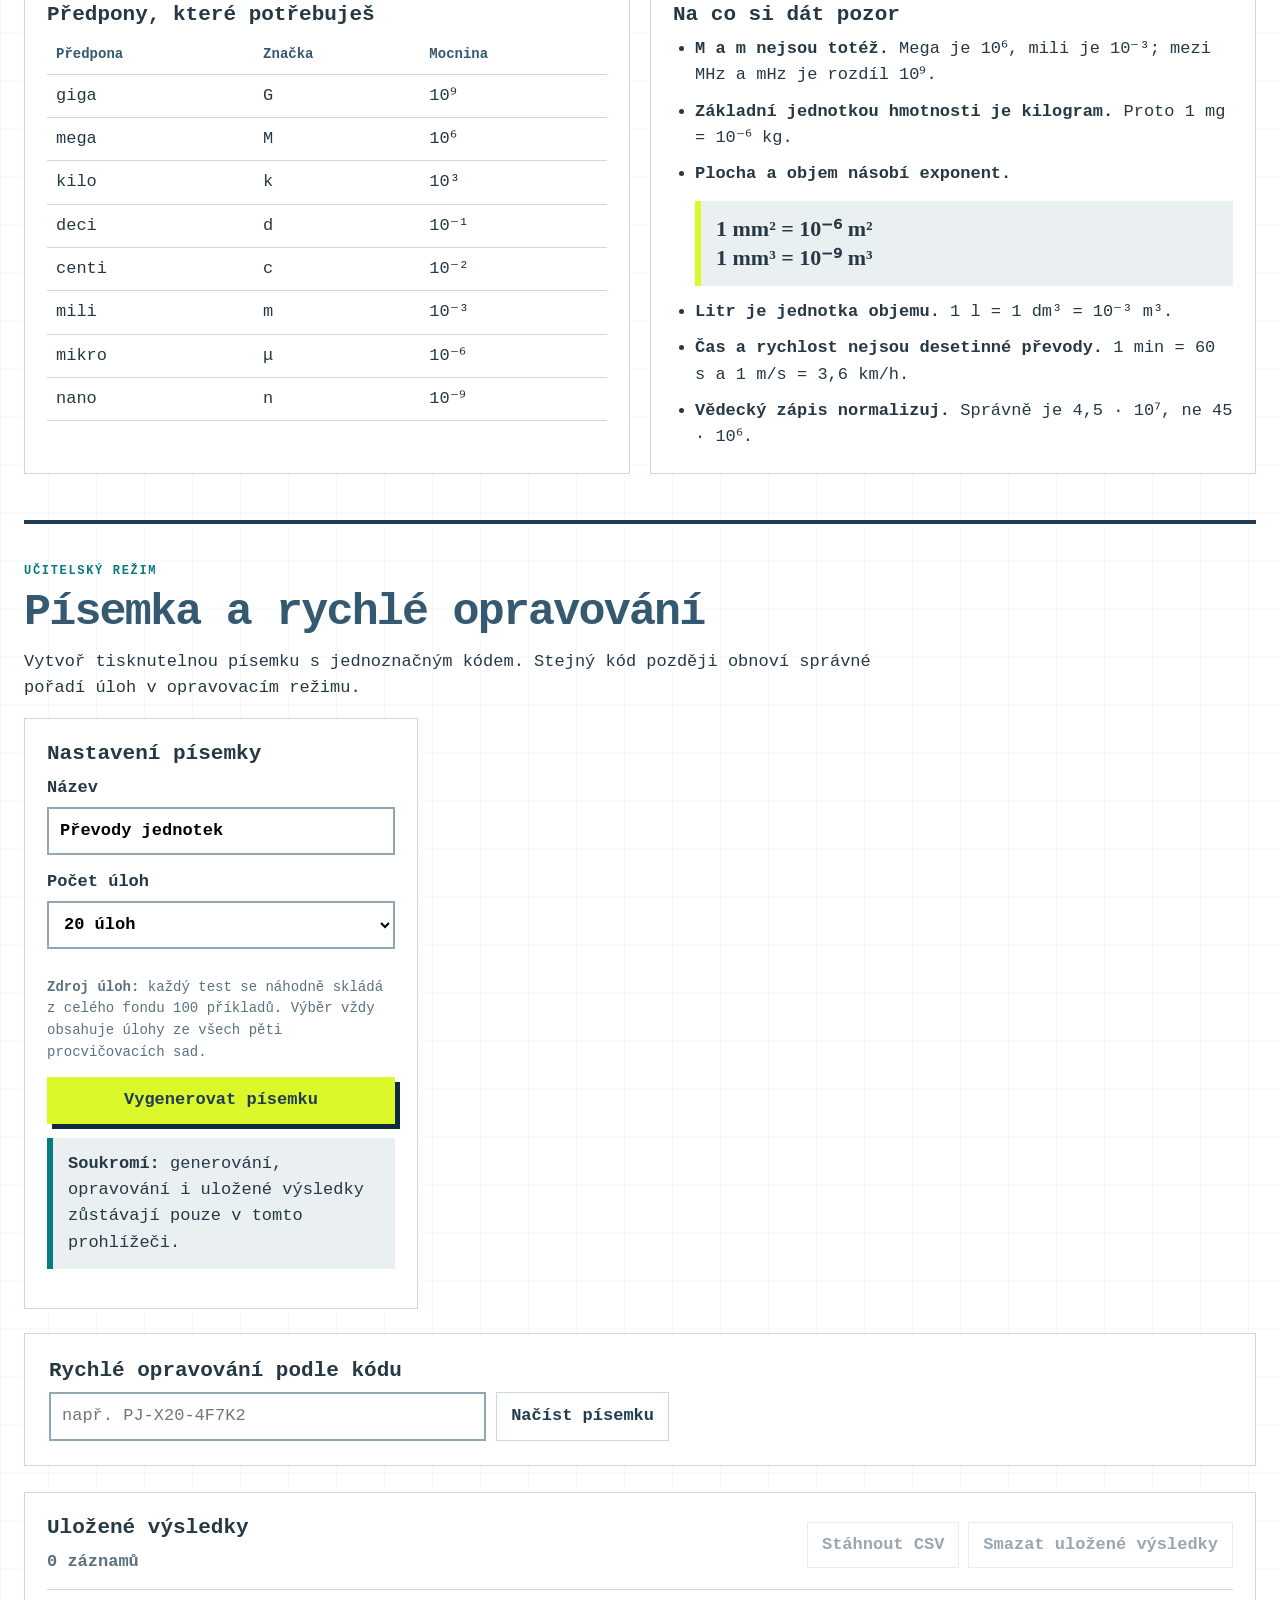
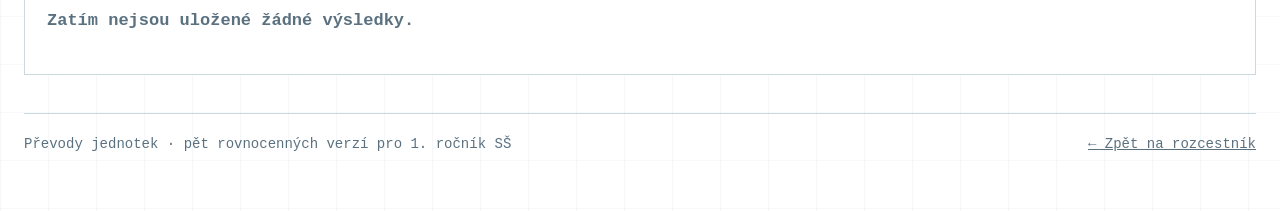
<file: docs/prevody-jednotek-trenazer.html>
<!doctype html>
<html lang="cs">
<head>
  <meta charset="utf-8">
  <meta name="viewport" content="width=device-width,initial-scale=1">
  <meta name="description" content="Pět verzí interaktivního procvičování převodů jednotek, předpon SI a vědeckého zápisu pro 1. ročník SŠ.">
  <title>Převody jednotek · trenažér A–E</title>
  <style>
    :root{--navy:#213c50;--blue:#345970;--teal:#087b80;--lime:#dbf82a;--paper:#f3f6f6;--white:#fff;--ink:#203c50;--muted:#5b7180;--line:#cbd8de;--soft:#eaf0f2;--ok:#17633e;--ok-bg:#e4f4e9;--bad:#8a351f;--bad-bg:#fff0e8;--warn:#735800;--warn-bg:#fff7cf;--shadow:0 18px 44px rgba(33,60,80,.12)}
    *{box-sizing:border-box}html{min-width:320px;scroll-behavior:smooth}body{margin:0;color:var(--ink);background:linear-gradient(90deg,rgba(52,89,112,.05) 1px,transparent 1px),linear-gradient(rgba(52,89,112,.045) 1px,transparent 1px),var(--paper);background-size:32px 32px;font:17px/1.55 "Segoe UI",Arial,sans-serif}button,input{font:inherit}button{min-height:44px;border:1px solid var(--line);padding:9px 14px;color:var(--ink);background:#fff;font-weight:750;cursor:pointer}button:hover{border-color:var(--blue);background:#f4f7f8}button:disabled{cursor:default;opacity:.45}a{color:inherit}:focus-visible{outline:4px solid var(--lime);outline-offset:3px}h1,h2,h3,p{margin-top:0}h1{margin-bottom:12px;color:#fff;font-size:clamp(43px,7vw,78px);line-height:.95;letter-spacing:-.06em}h2{margin-bottom:12px;color:var(--blue);font-size:clamp(29px,4vw,45px);line-height:1.05;letter-spacing:-.04em}h3{margin-bottom:8px;font-size:21px;line-height:1.25}.topbar{position:sticky;top:0;z-index:20;border-bottom:1px solid var(--line);background:rgba(255,255,255,.96);backdrop-filter:blur(10px)}.top-inner{width:min(1280px,100%);margin:auto;padding:12px 24px;display:flex;align-items:center;justify-content:space-between;gap:18px}.brand{display:flex;align-items:center;gap:12px;text-decoration:none;font-weight:850;line-height:1.1}.brand-mark{color:var(--blue);font:850 34px/.8 "Segoe UI";letter-spacing:-.15em}.brand small{display:block;margin-bottom:3px;color:var(--muted);font-size:11px;font-weight:650}.offline{color:var(--teal);font-size:14px;font-weight:750}.hero{color:#fff;background:repeating-linear-gradient(90deg,rgba(255,255,255,.05) 0 1px,transparent 1px 16px),var(--navy)}.hero-inner{width:min(1280px,100%);margin:auto;padding:clamp(34px,6vw,66px) 24px;display:grid;grid-template-columns:minmax(0,1.15fr) minmax(300px,.85fr);gap:38px;align-items:center}.kicker{margin-bottom:9px;color:var(--lime);font-size:12px;font-weight:900;letter-spacing:.14em;text-transform:uppercase}.hero p{max-width:700px;margin-bottom:0;color:#e4edf0;font-size:20px}.hero-board{padding:23px;color:var(--ink);background:#fff;box-shadow:11px 11px 0 var(--lime);transform:rotate(1deg)}.hero-board strong{display:block;color:var(--blue);font-size:27px}.hero-board p{margin:8px 0 0;color:var(--muted);font-size:15px}.shell{width:min(1280px,100%);margin:auto;padding:30px 24px 56px}.versions{display:grid;grid-template-columns:repeat(5,1fr);gap:8px;margin:18px 0 28px}.version{min-height:58px;font-size:20px}.version[aria-pressed="true"]{border-color:var(--blue);color:#fff;background:var(--blue);box-shadow:inset 0 -5px var(--lime)}.workspace{display:grid;grid-template-columns:minmax(0,1.25fr) minmax(310px,.75fr);gap:22px;align-items:start}.panel{border:1px solid var(--line);background:#fff;box-shadow:var(--shadow)}.task-panel{padding:clamp(20px,4vw,34px)}.task-top{display:flex;align-items:center;justify-content:space-between;gap:16px}.section-tag{color:var(--teal);font-size:13px;font-weight:900;letter-spacing:.08em;text-transform:uppercase}.counter{color:var(--muted);font-weight:750}.prompt{margin:26px 0 20px;font:750 clamp(31px,5vw,54px)/1.2 "Cambria Math",Georgia,serif}.prompt small{display:block;margin-bottom:7px;color:var(--muted);font:700 15px/1.4 "Segoe UI",Arial,sans-serif}.answer-row{display:flex;align-items:end;gap:10px;flex-wrap:wrap}.field{display:grid;gap:6px;font-weight:750}.field input{width:180px;min-height:54px;padding:10px 13px;border:2px solid #91a7b3;background:#fff}.field input.exp{width:96px}.unit-chip{min-height:54px;padding:12px 15px;display:flex;align-items:center;border:2px solid var(--line);background:var(--soft);font:750 22px "Cambria Math",Georgia,serif}.multiply{padding-bottom:11px;font-size:23px;font-weight:850}.primary{border-color:var(--lime);color:var(--navy);background:var(--lime);box-shadow:5px 5px 0 #102a3e}.primary:hover{border-color:var(--teal);color:#fff;background:var(--teal)}.feedback{margin-top:18px;padding:14px 16px}.feedback[hidden]{display:none}.feedback.ok{color:var(--ok);background:var(--ok-bg)}.feedback.bad{color:var(--bad);background:var(--bad-bg)}.feedback.warn{color:var(--warn);background:var(--warn-bg)}.feedback strong{display:block;margin-bottom:3px}.hint{margin-top:15px;border-top:1px solid var(--line);padding-top:14px}.hint summary{color:var(--blue);font-weight:800;cursor:pointer}.task-nav{display:flex;gap:10px;margin-top:24px}.task-nav button:last-child{margin-left:auto}.side-panel{padding:22px;position:sticky;top:86px}.progress-line{height:10px;margin:13px 0 8px;background:var(--soft);overflow:hidden}.progress-line span{height:100%;display:block;background:var(--teal);transition:width .2s ease}.task-map{display:grid;grid-template-columns:repeat(5,1fr);gap:7px;margin:18px 0}.task-map button{min-width:0;min-height:42px;padding:5px}.task-map button.current{border:3px solid var(--blue)}.task-map button.correct{border-color:var(--ok);color:var(--ok);background:var(--ok-bg)}.task-map button.assisted{border-color:#c19300;color:#735800;background:var(--warn-bg)}.legend{display:flex;flex-wrap:wrap;gap:12px;color:var(--muted);font-size:13px}.dot{width:10px;height:10px;display:inline-block;margin-right:4px;border:1px solid var(--line)}.dot.ok{border-color:var(--ok);background:var(--ok)}.dot.help{border-color:#c19300;background:#f5ca3a}.guide{margin-top:40px}.guide-grid{display:grid;grid-template-columns:repeat(4,1fr);gap:12px}.step{padding:20px;border-top:6px solid var(--teal);background:#fff}.step b{width:34px;height:34px;margin-bottom:13px;display:grid;place-items:center;color:var(--navy);background:var(--lime);font-size:18px}.step p{margin:0;color:var(--muted)}.reference{display:grid;grid-template-columns:1fr 1fr;gap:20px;margin-top:20px}.card{padding:22px;border:1px solid var(--line);background:#fff}.prefix-table{width:100%;border-collapse:collapse}.prefix-table th,.prefix-table td{padding:8px 9px;border-bottom:1px solid var(--line);text-align:left}.prefix-table th{color:var(--blue);font-size:14px}.rule-list{margin:0;padding-left:22px}.rule-list li+li{margin-top:10px}.formula{margin:13px 0;padding:13px 15px;border-left:6px solid var(--lime);background:var(--soft);font:700 22px/1.35 "Cambria Math",Georgia,serif}.summary{margin-top:25px;padding:25px;color:#fff;background:var(--navy)}.summary[hidden]{display:none}.summary strong{color:var(--lime);font-size:42px}.summary p{margin-bottom:14px}footer{margin-top:38px;padding-top:20px;border-top:1px solid var(--line);display:flex;justify-content:space-between;gap:20px;color:var(--muted);font-size:14px}
    @media(max-width:900px){.hero-inner,.workspace,.reference{grid-template-columns:1fr}.side-panel{position:static}.guide-grid{grid-template-columns:1fr 1fr}}
    @media(max-width:590px){body{font-size:16px}.top-inner,.hero-inner,.shell{padding-left:15px;padding-right:15px}.offline{display:none}.versions{grid-template-columns:repeat(5,minmax(52px,1fr));gap:5px}.version{padding:7px;font-size:18px}.task-top{align-items:start}.answer-row{align-items:stretch}.field,.field input,.unit-chip,.primary{width:100%}.multiply{padding:0;text-align:center}.guide-grid{grid-template-columns:1fr}.task-map{grid-template-columns:repeat(5,1fr)}footer{flex-direction:column}}
    @media(prefers-reduced-motion:reduce){html{scroll-behavior:auto}.progress-line span{transition:none}}
    @media print{.topbar,.hero,.versions,.side-panel,.task-nav,.answer-row,.feedback,.hint,footer{display:none!important}.shell{padding:0}.workspace{display:block}.panel{border:0;box-shadow:none}.guide{margin-top:0}}
  </style>
  <style>
    select{font:inherit}.teacher-link{padding:8px 12px;text-decoration:none;border:1px solid var(--line);font-weight:800}.teacher{margin-top:46px;padding-top:38px;border-top:4px solid var(--navy)}.teacher-intro{max-width:850px}.teacher-grid{display:grid;grid-template-columns:minmax(280px,.65fr) minmax(0,1.35fr);gap:20px;align-items:start}.control-card{padding:22px;border:1px solid var(--line);background:#fff}.controls{display:grid;gap:14px}.controls label{display:grid;gap:5px;font-weight:750}.controls input,.controls select,.code-entry input,.student-line input{width:100%;min-height:48px;padding:9px 11px;border:2px solid #91a7b3;background:#fff}.button-row{display:flex;flex-wrap:wrap;gap:9px}.exam-preview{padding:24px;border:1px solid var(--line);background:#fff;box-shadow:var(--shadow)}.exam-preview[hidden],.correction[hidden]{display:none}.exam-meta{display:flex;flex-wrap:wrap;align-items:center;justify-content:space-between;gap:10px;margin-bottom:18px;padding-bottom:14px;border-bottom:1px solid var(--line)}.exam-code{padding:7px 10px;color:#fff;background:var(--navy);font:800 16px Consolas,monospace;letter-spacing:.04em}.preview-sections{display:grid;grid-template-columns:repeat(3,1fr);gap:12px}.preview-group{padding:14px;background:var(--soft)}.preview-group h4{margin:0 0 9px;color:var(--blue)}.preview-group ol{margin:0;padding-left:24px}.preview-group li+li{margin-top:7px}.teacher-note{margin:14px 0 0;color:var(--muted);font-size:14px}.correction{margin-top:24px;padding:24px;border:1px solid var(--line);background:#fff}.code-entry{display:grid;grid-template-columns:minmax(220px,1fr) auto;gap:10px;max-width:620px}.teacher-message{margin:10px 0;color:var(--bad);font-weight:750}.student-line{display:grid;grid-template-columns:minmax(220px,1fr) auto;gap:14px;align-items:end;margin:22px 0}.total-box{padding:10px 16px;color:#fff;background:var(--navy);font-size:18px;font-weight:800}.grade-table{width:100%;border-collapse:collapse}.grade-table th,.grade-table td{padding:9px 8px;border-bottom:1px solid var(--line);text-align:left;vertical-align:middle}.grade-table th{color:var(--blue);font-size:14px}.grade-table input{width:110px;min-height:42px;padding:7px 9px;border:2px solid #91a7b3}.grade-table input.grade-exp{width:68px}.grade-table select{min-height:42px;padding:7px;border:1px solid var(--line);background:#fff}.grade-row.good{background:var(--ok-bg)}.grade-row.partial{background:var(--warn-bg)}.grade-row.wrong{background:var(--bad-bg)}.grade-answer{white-space:nowrap}.saved{margin-top:26px}.saved-table{width:100%;border-collapse:collapse}.saved-table th,.saved-table td{padding:8px;border-bottom:1px solid var(--line);text-align:left}.saved-table th{color:var(--blue)}.privacy{margin-top:14px;padding:13px 15px;border-left:6px solid var(--teal);background:var(--soft)}#printRoot{display:none}
    @media(max-width:950px){.teacher-grid{grid-template-columns:1fr}.preview-sections{grid-template-columns:1fr 1fr}.grade-table{display:block;overflow-x:auto}}
    @media(max-width:620px){.preview-sections{grid-template-columns:1fr}.code-entry,.student-line{grid-template-columns:1fr}.teacher-link{font-size:14px}.grade-table input{width:92px}}
    @media print{@page{size:A4;margin:13mm}body.printing{background:#fff;font:11pt/1.3 Arial,sans-serif}body.printing>*:not(#printRoot){display:none!important}body.printing #printRoot{display:block!important;color:#000}.exam-print h1{margin:0 0 5mm;color:#000;font-size:20pt;letter-spacing:0}.print-head{display:grid;grid-template-columns:1fr auto;gap:8mm;align-items:end;border-bottom:1px solid #000;padding-bottom:4mm}.print-code{font:700 11pt Consolas,monospace}.print-fields{display:grid;grid-template-columns:2fr 1fr 1fr;gap:5mm;margin:5mm 0}.print-field{border-bottom:1px solid #000;padding-bottom:2mm}.exam-sections{columns:2;column-gap:11mm}.exam-group{break-inside:avoid;margin-bottom:5mm}.exam-group h2{margin:0 0 2mm;color:#000;font-size:12pt;letter-spacing:0}.exam-group ol{margin:0;padding-left:6mm}.exam-group li{margin:0 0 3.2mm;padding-left:1mm}.answer-blank{display:block;margin-top:1.2mm;border-bottom:1px dotted #555;height:5mm}.print-note{margin-top:4mm;border-top:1px solid #000;padding-top:3mm;font-size:9pt}.key-print .answer-blank{height:auto;border:0;font-weight:700}.key-print .exam-group li{margin-bottom:2.2mm}}
  </style>
  <link rel="stylesheet" href="spsei-theme.css?v=20260911-1">
</head>
<body>
  <header class="topbar"><div class="top-inner"><a class="brand" href="index.html"><span class="brand-mark" aria-hidden="true">e1</span><span><small>&lt;spšei Ostrava&gt; · fyzikální aplikace</small>Převody jednotek</span></a><div class="button-row"><span class="offline">● Offline · bez účtu</span><a class="teacher-link" href="#teacher">Pro učitele</a></div></div></header>
  <section class="hero" aria-labelledby="page-title"><div class="hero-inner"><div><div class="kicker">Fyzika · 1. ročník</div><h1 id="page-title">Předpona není ozdoba.</h1><p>Pět rovnocenných verzí A–E. Převáděj na jednotky SI, mezi předponami a do normalizovaného vědeckého zápisu.</p></div><aside class="hero-board"><strong>20 úloh v každé verzi</strong><p>4 převody na základní jednotku · 8 převodů na zadanou jednotku · 8 výsledků s mocninou deseti</p></aside></div></section>

  <main class="shell">
    <section aria-labelledby="practice-title"><div class="kicker" style="color:var(--teal)">Vyber si sadu</div><h2 id="practice-title">Procvičování A–E</h2><p>Verze mají srovnatelnou obtížnost. Pokud si nejsi jistý postupem, otevři nápovědu u úlohy nebo si nejdřív projdi návod níže.</p>
      <div class="versions" role="group" aria-label="Volba verze"><button class="version" data-version="A" aria-pressed="true">A</button><button class="version" data-version="B" aria-pressed="false">B</button><button class="version" data-version="C" aria-pressed="false">C</button><button class="version" data-version="D" aria-pressed="false">D</button><button class="version" data-version="E" aria-pressed="false">E</button></div>
      <div class="workspace">
        <section class="panel task-panel" aria-live="polite"><div class="task-top"><span class="section-tag" id="sectionTag"></span><span class="counter" id="counter"></span></div><div class="prompt" id="prompt"></div><form id="answerForm"><div class="answer-row" id="answerRow"></div></form><div class="feedback" id="feedback" hidden></div><details class="hint" id="hint"><summary>Zobrazit nápovědu k této úloze</summary><p id="hintText"></p></details><div class="task-nav"><button type="button" id="prev">← Předchozí</button><button type="button" id="resetTask">Vymazat odpověď</button><button type="button" id="next">Další →</button></div></section>
        <aside class="panel side-panel"><h3>Verze <span id="sideVersion">A</span></h3><div><strong id="doneText">0 / 20 vyřešeno</strong><div class="progress-line" aria-hidden="true"><span id="progressBar" style="width:0"></span></div><span id="scoreText" class="counter">0 správně bez nápovědy</span></div><div class="task-map" id="taskMap" aria-label="Přehled úloh"></div><div class="legend"><span><i class="dot ok"></i>správně</span><span><i class="dot help"></i>s nápovědou</span></div><div class="summary" id="summary" hidden><strong id="summaryScore"></strong><p>Úspěšnost bez nápovědy</p><button type="button" id="restart">Procvičit verzi znovu</button></div></aside>
      </div>
    </section>

    <section class="guide" aria-labelledby="guide-title"><div class="kicker" style="color:var(--teal)">Postup, který funguje</div><h2 id="guide-title">Jak převádět bez hádání</h2><div class="guide-grid"><article class="step"><b>1</b><h3>Odděl číslo a jednotku</h3><p>Urči výchozí a cílovou jednotku. Zapiš si, co přesně převádíš.</p></article><article class="step"><b>2</b><h3>Nahraď předponu mocninou</h3><p>Například kilo je 10³, mili je 10⁻³ a mikro je 10⁻⁶.</p></article><article class="step"><b>3</b><h3>Umocni celý převod</h3><p>U plochy i objemu se mocní také převodní faktor: 1 cm² = (10⁻² m)².</p></article><article class="step"><b>4</b><h3>Odhadni a zkontroluj</h3><p>Do menší jednotky vyjde větší číslo. Ve vědeckém zápisu musí být před desetinnou čárkou právě jedna nenulová číslice.</p></article></div>
      <div class="reference"><article class="card"><h3>Předpony, které potřebuješ</h3><table class="prefix-table"><thead><tr><th>Předpona</th><th>Značka</th><th>Mocnina</th></tr></thead><tbody><tr><td>giga</td><td>G</td><td>10⁹</td></tr><tr><td>mega</td><td>M</td><td>10⁶</td></tr><tr><td>kilo</td><td>k</td><td>10³</td></tr><tr><td>deci</td><td>d</td><td>10⁻¹</td></tr><tr><td>centi</td><td>c</td><td>10⁻²</td></tr><tr><td>mili</td><td>m</td><td>10⁻³</td></tr><tr><td>mikro</td><td>μ</td><td>10⁻⁶</td></tr><tr><td>nano</td><td>n</td><td>10⁻⁹</td></tr></tbody></table></article>
        <article class="card"><h3>Na co si dát pozor</h3><ul class="rule-list"><li><b>M a m nejsou totéž.</b> Mega je 10⁶, mili je 10⁻³; mezi MHz a mHz je rozdíl 10⁹.</li><li><b>Základní jednotkou hmotnosti je kilogram.</b> Proto 1 mg = 10⁻⁶ kg.</li><li><b>Plocha a objem násobí exponent.</b><div class="formula">1 mm² = 10⁻⁶ m²<br>1 mm³ = 10⁻⁹ m³</div></li><li><b>Litr je jednotka objemu.</b> 1 l = 1 dm³ = 10⁻³ m³.</li><li><b>Čas a rychlost nejsou desetinné převody.</b> 1 min = 60 s a 1 m/s = 3,6 km/h.</li><li><b>Vědecký zápis normalizuj.</b> Správně je 4,5 · 10⁷, ne 45 · 10⁶.</li></ul></article></div>
    </section>
    <section class="teacher" id="teacher" aria-labelledby="teacher-title"><div class="kicker" style="color:var(--teal)">Učitelský režim</div><h2 id="teacher-title">Písemka a rychlé opravování</h2><p class="teacher-intro">Vytvoř tisknutelnou písemku s jednoznačným kódem. Stejný kód později obnoví správné pořadí úloh v opravovacím režimu.</p>
      <div class="teacher-grid"><aside class="control-card"><h3>Nastavení písemky</h3><div class="controls"><label>Název<input id="examTitle" value="Převody jednotek" maxlength="60"></label><label>Počet úloh<select id="examCount"><option value="10">10 úloh</option><option value="15">15 úloh</option><option value="20" selected>20 úloh</option></select></label><p class="teacher-note"><b>Zdroj úloh:</b> každý test se náhodně skládá z celého fondu 100 příkladů. Výběr vždy obsahuje úlohy ze všech pěti procvičovacích sad.</p><button type="button" class="primary" id="generateExam">Vygenerovat písemku</button></div><p class="privacy"><b>Soukromí:</b> generování, opravování i uložené výsledky zůstávají pouze v tomto prohlížeči.</p></aside>
        <section class="exam-preview" id="examPreview" hidden><div class="exam-meta"><div><h3 id="previewTitle">Převody jednotek</h3><span id="previewInfo" class="counter"></span></div><span class="exam-code" id="examCode"></span></div><div class="preview-sections" id="previewSections"></div><div class="button-row" style="margin-top:18px"><button type="button" class="primary" id="printPaper">Vytisknout písemku</button><button type="button" id="printKey">Vytisknout klíč</button><button type="button" id="correctCurrent">Opravit tuto písemku</button></div><p class="teacher-note">Kód si ponech na písemce. Obsahuje verzi, počet úloh a pořadí; neobsahuje jméno žáka ani správné odpovědi.</p></section></div>

      <section class="correction" id="correction"><h3>Rychlé opravování podle kódu</h3><div class="code-entry"><input id="correctionCode" placeholder="např. PJ-X20-4F7K2" autocomplete="off" aria-label="Kód písemky"><button type="button" id="loadCorrection">Načíst písemku</button></div><p class="teacher-message" id="codeMessage" hidden></p><div id="correctionWorkspace" hidden><div class="student-line"><label><b>Jméno nebo označení žáka</b><input id="studentName" autocomplete="off"></label><div class="total-box"><span id="gradeTotal">0</span> / <span id="gradeMax">20</span> bodů · <span id="gradePercent">0 %</span></div></div><div id="gradeGrid"></div><div class="button-row" style="margin-top:18px"><button type="button" class="primary" id="saveResult">Uložit výsledek v prohlížeči</button><button type="button" id="clearGrade">Vymazat odpovědi</button></div><p class="teacher-note">Enter přesune kurzor na další odpověď. U vědeckého zápisu se automaticky přidělí půlbod, pokud je správně právě mantisa nebo exponent; body lze ručně změnit.</p></div></section>

      <section class="control-card saved"><div class="exam-meta"><div><h3>Uložené výsledky</h3><span class="counter" id="savedCount">0 záznamů</span></div><div class="button-row"><button type="button" id="exportCsv">Stáhnout CSV</button><button type="button" id="clearSaved">Smazat uložené výsledky</button></div></div><div id="savedResults"></div></section>
    </section>
    <footer><span>Převody jednotek · pět rovnocenných verzí pro 1. ročník SŠ</span><a href="index.html">← Zpět na rozcestník</a></footer>
  </main>
  <div id="printRoot" aria-hidden="true"></div>

  <script>
    const P='Převod na základní jednotku', T='Převod na zadanou jednotku', S='Vědecký zápis';
    const t=(section,prompt,target,value,hint)=>({section,prompt,target,value,hint,kind:'plain'});
    const s=(prompt,target,mantissa,exponent,hint)=>({section:S,prompt,target,mantissa,exponent,hint,kind:'sci'});
    const sets={
      A:[
        t(P,'0,083 MΩ','Ω',83000,'M = 10⁶. Nahraď MΩ výrazem 10⁶ Ω.'),t(P,'0,0072 km²','m²',7200,'1 km² = (10³ m)² = 10⁶ m².'),t(P,'1,4 μg','kg',1.4e-9,'1 μg = 10⁻⁶ g = 10⁻⁹ kg.'),t(P,'108 km/h','m/s',30,'Z km/h na m/s dělíme 3,6.'),
        t(T,'4,5 l','m³',.0045,'1 l = 10⁻³ m³.'),t(T,'7,2 μm','mm',.0072,'Mikro je 10⁻⁶, mili 10⁻³.'),t(T,'18 min','s',1080,'Počet minut násob 60.'),t(T,'42 g','mg',42000,'1 g = 1000 mg.'),t(T,'85 dm³','m³',.085,'1 dm³ = (0,1 m)³ = 0,001 m³.'),t(T,'22 m/s','km/h',79.2,'Z m/s na km/h násob 3,6.'),t(T,'0,0035 MHz','mHz',3.5e6,'M = 10⁶ a m = 10⁻³; poměr je 10⁹.'),t(T,'0,45 mA','kA',4.5e-7,'Nejdřív na A (10⁻³), potom z A na kA (10⁻³).'),
        s('32 000 kV','V',3.2,7,'k = 10³; 32 000 · 10³ V = 3,2 · 10⁷ V.'),s('0,064 mΩ','Ω',6.4,-5,'m = 10⁻³; 0,064 · 10⁻³ = 6,4 · 10⁻⁵.'),s('7 500 mm²','m²',7.5,-3,'mm² obsahuje faktor (10⁻³)² = 10⁻⁶.'),s('82 kA','A',8.2,4,'k = 10³; potom výsledek normalizuj.'),s('0,47 MW','W',4.7,5,'M = 10⁶.'),s('0,0082 mm','m',8.2,-6,'mili je 10⁻³ a číslo je 8,2 · 10⁻³.'),s('4 300 kPa','Pa',4.3,6,'k = 10³; uprav na jednu nenulovou číslici před čárkou.'),s('17 km³','m³',1.7,10,'1 km³ = (10³ m)³ = 10⁹ m³.')
      ],
      B:[
        t(P,'0,092 MW','W',92000,'M = 10⁶.'),t(P,'43 km²','m²',4.3e7,'1 km² = 10⁶ m².'),t(P,'0,035 mA','A',3.5e-5,'m = 10⁻³.'),t(P,'144 km/h','m/s',40,'Z km/h na m/s dělíme 3,6.'),
        t(T,'28 m³','l',28000,'1 m³ = 1000 l.'),t(T,'7 240 mA','kA',.00724,'mA → A → kA.'),t(T,'7,5 min','s',450,'Počet minut násob 60.'),t(T,'1,3 km','cm',130000,'1 km = 100 000 cm.'),t(T,'4 m³','mm³',4e9,'1 m³ = (1000 mm)³ = 10⁹ mm³.'),t(T,'85 m/s','km/h',306,'Z m/s na km/h násob 3,6.'),t(T,'42 GW','kW',4.2e7,'G = 10⁹ a k = 10³; poměr je 10⁶.'),t(T,'96 000 g','kg',96,'1 kg = 1000 g.'),
        s('830 GW','W',8.3,11,'G = 10⁹.'),s('0,035 mΩ','Ω',3.5,-5,'m = 10⁻³.'),s('0,012 km²','m²',1.2,4,'1 km² = 10⁶ m².'),s('8 μA','A',8,-6,'μ = 10⁻⁶.'),s('720 MW','W',7.2,8,'M = 10⁶.'),s('480 nm','m',4.8,-7,'n = 10⁻⁹.'),s('9 nm','m',9,-9,'n = 10⁻⁹.'),s('0,035 km³','m³',3.5,7,'1 km³ = 10⁹ m³.')
      ],
      C:[
        t(P,'2,4 kJ','J',2400,'k = 10³.'),t(P,'18 cm²','m²',.0018,'1 cm² = (10⁻² m)² = 10⁻⁴ m².'),t(P,'320 ns','s',3.2e-7,'n = 10⁻⁹.'),t(P,'54 km/h','m/s',15,'Z km/h na m/s dělíme 3,6.'),
        t(T,'0,45 m³','l',450,'1 m³ = 1000 l.'),t(T,'7,2 kΩ','MΩ',.0072,'k = 10³, M = 10⁶.'),t(T,'0,35 h','s',1260,'Počet hodin násob 3600.'),t(T,'2,8 kg','mg',2.8e6,'1 kg = 10⁶ mg.'),t(T,'125 cm³','l',.125,'1 cm³ = 1 ml = 0,001 l.'),t(T,'12,5 m/s','km/h',45,'Z m/s na km/h násob 3,6.'),t(T,'4,2 MHz','kHz',4200,'M = 10⁶, k = 10³.'),t(T,'9,6 μA','mA',.0096,'μ = 10⁻⁶, m = 10⁻³.'),
        s('0,0032 GPa','Pa',3.2,6,'G = 10⁹.'),s('84 000 μV','V',8.4,-2,'μ = 10⁻⁶.'),s('72 cm²','m²',7.2,-3,'1 cm² = 10⁻⁴ m².'),s('0,0045 kg','kg',4.5,-3,'Jednotka je už kg; pouze normalizuj číslo.'),s('6,2 kW','W',6.2,3,'k = 10³.'),s('0,09 μm','m',9,-8,'μ = 10⁻⁶.'),s('2,75 dl','m³',2.75,-4,'1 dl = 10⁻⁴ m³.'),s('0,006 km³','m³',6,6,'1 km³ = 10⁹ m³.')
      ],
      D:[
        t(P,'3,6 MJ','J',3.6e6,'M = 10⁶.'),t(P,'450 mm²','m²',4.5e-4,'1 mm² = 10⁻⁶ m².'),t(P,'82 μs','s',8.2e-5,'μ = 10⁻⁶.'),t(P,'90 km/h','m/s',25,'Z km/h na m/s dělíme 3,6.'),
        t(T,'2,4 l','cm³',2400,'1 l = 1000 cm³.'),t(T,'0,045 MΩ','kΩ',45,'M = 10⁶, k = 10³.'),t(T,'2,25 h','min',135,'1 h = 60 min.'),t(T,'0,0035 kg','μg',3.5e6,'1 kg = 10⁹ μg.'),t(T,'0,72 dm³','ml',720,'1 dm³ = 1 l = 1000 ml.'),t(T,'15 m/s','km/h',54,'Z m/s na km/h násob 3,6.'),t(T,'0,004 GHz','MHz',4,'G = 10⁹, M = 10⁶.'),t(T,'1 250 mV','kV',.00125,'mV → V → kV.'),
        s('0,48 GΩ','Ω',4.8,8,'G = 10⁹.'),s('7 300 kPa','Pa',7.3,6,'k = 10³.'),s('0,0065 cm²','m²',6.5,-7,'1 cm² = 10⁻⁴ m².'),s('0,008 ms','s',8,-6,'m = 10⁻³.'),s('92 MW','W',9.2,7,'M = 10⁶.'),s('34 μm','m',3.4,-5,'μ = 10⁻⁶.'),s('0,75 mm³','m³',7.5,-10,'1 mm³ = 10⁻⁹ m³.'),s('0,014 km³','m³',1.4,7,'1 km³ = 10⁹ m³.')
      ],
      E:[
        t(P,'0,0062 GW','W',6.2e6,'G = 10⁹.'),t(P,'1,25 ha','m²',12500,'1 hektar = 10 000 m².'),t(P,'4,5 mg','kg',4.5e-6,'1 mg = 10⁻⁶ kg.'),t(P,'126 km/h','m/s',35,'Z km/h na m/s dělíme 3,6.'),
        t(T,'1,8 g/cm³','kg/m³',1800,'1 g/cm³ = 1000 kg/m³.'),t(T,'250 cm/s²','m/s²',2.5,'Předpona je jen u délky: 100 cm = 1 m.'),t(T,'0,42 m³','dm³',420,'1 m³ = 1000 dm³.'),t(T,'3,6 dne','s',311040,'1 den = 24 · 3600 s.'),t(T,'0,008 km','μm',8e6,'0,008 km = 8 m a 1 m = 10⁶ μm.'),t(T,'0,32 kA','mA',320000,'k = 10³, m = 10⁻³.'),t(T,'5,5 GHz','MHz',5500,'G = 10⁹, M = 10⁶.'),t(T,'0,00045 m³','cm³',450,'1 m³ = 10⁶ cm³.'),
        s('2,5 TW','W',2.5,12,'T = 10¹².'),s('0,00081 mΩ','Ω',8.1,-7,'m = 10⁻³.'),s('3,2 km²','m²',3.2,6,'1 km² = 10⁶ m².'),s('0,045 μA','A',4.5,-8,'μ = 10⁻⁶.'),s('7 200 kJ','J',7.2,6,'k = 10³.'),s('0,0035 nm','m',3.5,-12,'n = 10⁻⁹.'),s('480 cm³','m³',4.8,-4,'1 cm³ = 10⁻⁶ m³.'),s('0,000006 km³','m³',6,3,'1 km³ = 10⁹ m³.')
      ]
    };

    let version='A',index=0,state={};
    const $=id=>document.getElementById(id); const esc=x=>String(x).replace(/[&<>"']/g,c=>({'&':'&amp;','<':'&lt;','>':'&gt;','"':'&quot;',"'":'&#39;'}[c]));
    function fresh(){return sets[version].map(()=>({status:'',hint:false,attempts:0}));}
    function parseNumber(raw){const cleaned=raw.trim().replace(/\s/g,'').replace(',','.');if(!cleaned)return NaN;return Number(cleaned.replace(/[·×]10\^?/i,'e'));}
    function closeEnough(a,b){return Number.isFinite(a)&&Math.abs(a-b)<=Math.max(1e-12,Math.abs(b)*1e-8)}
    function format(n){if(n===0)return'0';const a=Math.abs(n);if(a>=1e6||a<1e-4)return n.toExponential(6).replace(/\.0+e/,'e').replace(/(\.\d*?)0+e/,'$1e').replace('.',',');return String(Number(n.toPrecision(10))).replace('.',',')}
    function solution(q){return q.kind==='sci'?`${format(q.mantissa)} · 10<sup>${q.exponent}</sup> ${q.target}`:`${format(q.value)} ${q.target}`}
    const sectionOrder=[P,T,S],shortSection={[P]:'Na základní jednotku',[T]:'Na zadanou jednotku',[S]:'Vědecký zápis'};
    const countPlan={10:[2,4,4],15:[3,6,6],20:[4,8,8]};
    let currentExam=null,correctionExam=null;
    function seededRandom(seed){return function(){seed|=0;seed=seed+0x6D2B79F5|0;let r=Math.imul(seed^seed>>>15,1|seed);r=r+Math.imul(r^r>>>7,61|r)^r;return((r^r>>>14)>>>0)/4294967296}}
    function shuffled(items,rng){const out=[...items];for(let i=out.length-1;i>0;i--){const j=Math.floor(rng()*(i+1));[out[i],out[j]]=[out[j],out[i]]}return out}
    function makeCode(v,count,seed){return`PJ-${v}${count}-${seed.toString(36).toUpperCase().padStart(5,'0')}`}
    function parseCode(raw){const m=raw.trim().toUpperCase().match(/^PJ-([A-EX])(10|15|20)-([0-9A-Z]{5})$/);if(!m)return null;const seed=parseInt(m[3],36);if(!Number.isFinite(seed))return null;return{version:m[1],count:Number(m[2]),seed,code:makeCode(m[1],Number(m[2]),seed)}}
    function buildExam(v,count,seed,title='Převody jednotek'){let tasks=[];if(v==='X'){const pool=Object.entries(sets).flatMap(([source,list])=>list.map(q=>({...q,source})));for(let attempt=0;attempt<100;attempt++){const rng=seededRandom((seed+attempt*0x9E3779B9)|0);tasks=sectionOrder.flatMap((section,i)=>shuffled(pool.filter(q=>q.section===section),rng).slice(0,countPlan[count][i]));if(new Set(tasks.map(q=>q.source)).size===5)break}}else{const rng=seededRandom(seed^(v.charCodeAt(0)*2654435761));sectionOrder.forEach((section,i)=>tasks.push(...shuffled(sets[v].filter(q=>q.section===section),rng).slice(0,countPlan[count][i])))}return{version:v,count,seed,code:makeCode(v,count,seed),title,tasks}}
    function newSeed(){const data=new Uint32Array(1);crypto.getRandomValues(data);return data[0]%(36**5)}
    function previewMarkup(exam){return sectionOrder.map(section=>{const tasks=exam.tasks.filter(q=>q.section===section);return`<section class="preview-group"><h4>${shortSection[section]}</h4><ol>${tasks.map(q=>`<li>${esc(q.prompt)} → ${esc(q.target)}</li>`).join('')}</ol></section>`}).join('')}
    function renderExamPreview(exam){currentExam=exam;$('previewTitle').textContent=exam.title;$('previewInfo').textContent=`Náhodný výběr ze všech sad · ${exam.count} úloh · ${exam.count} bodů`;$('examCode').textContent=exam.code;$('previewSections').innerHTML=previewMarkup(exam);$('examPreview').hidden=false;$('correctionCode').value=exam.code}
    function printMarkup(exam,key=false){const groups=sectionOrder.map(section=>{const tasks=exam.tasks.filter(q=>q.section===section);return`<section class="exam-group"><h2>${shortSection[section]}</h2><ol>${tasks.map(q=>`<li><b>${esc(q.prompt)}</b> → ${esc(q.target)}<span class="answer-blank">${key?solution(q):q.kind==='sci'?`_____ · 10<sup>_____</sup> ${esc(q.target)}`:`________________ ${esc(q.target)}`}</span></li>`).join('')}</ol></section>`}).join('');return`<article class="exam-print ${key?'key-print':''}"><div class="print-head"><div><h1>${esc(exam.title)}${key?' — klíč':''}</h1><span>Náhodný výběr · ${exam.count} bodů</span></div><span class="print-code">${exam.code}</span></div>${key?'':`<div class="print-fields"><span class="print-field">Jméno</span><span class="print-field">Třída</span><span class="print-field">Datum</span></div>`}<div class="exam-sections">${groups}</div><p class="print-note">${key?'Každá úloha je za 1 bod. U vědeckého zápisu lze udělit 0,5 bodu za správnou mantisu nebo exponent.':'Uveď postup a výsledek včetně správné jednotky. Vědecký zápis musí být normalizovaný.'}</p></article>`}
    function printExam(key){if(!currentExam)return;$('printRoot').innerHTML=printMarkup(currentExam,key);document.body.classList.add('printing');const clean=()=>{document.body.classList.remove('printing');$('printRoot').innerHTML=''};window.addEventListener('afterprint',clean,{once:true});window.print();setTimeout(()=>{if(document.body.classList.contains('printing'))clean()},1500)}
    function showCodeMessage(text){$('codeMessage').textContent=text;$('codeMessage').hidden=!text}
    function openCorrection(exam){correctionExam=exam;$('correctionCode').value=exam.code;showCodeMessage('');$('correctionWorkspace').hidden=false;$('gradeMax').textContent=exam.count;$('studentName').value='';$('gradeGrid').innerHTML=`<table class="grade-table"><thead><tr><th>Úloha</th><th>Zadání</th><th>Odpověď žáka</th><th>Správně</th><th>Body</th></tr></thead><tbody>${exam.tasks.map((q,i)=>`<tr class="grade-row" data-row="${i}"><td>${i+1}</td><td><b>${esc(q.prompt)}</b> → ${esc(q.target)}</td><td class="grade-answer">${q.kind==='sci'?`<input data-grade-input data-part="m" inputmode="decimal" aria-label="Úloha ${i+1} mantisa"> · 10<sup><input class="grade-exp" data-grade-input data-part="e" inputmode="numeric" aria-label="Úloha ${i+1} exponent"></sup> ${esc(q.target)}`:`<input data-grade-input data-part="v" inputmode="decimal" aria-label="Odpověď na úlohu ${i+1}"> ${esc(q.target)}`}</td><td>${solution(q)}</td><td><select data-points aria-label="Body za úlohu ${i+1}"><option value="0">0</option><option value="0.5">0,5</option><option value="1">1</option></select></td></tr>`).join('')}</tbody></table>`;updateGrade();setTimeout(()=>$('gradeGrid').querySelector('[data-grade-input]')?.focus(),0)}
    function autoPoints(row,q){if(q.kind==='sci'){const m=row.querySelector('[data-part="m"]').value,e=row.querySelector('[data-part="e"]').value;if(!m.trim()&&!e.trim())return 0;const mc=closeEnough(parseNumber(m),q.mantissa),ec=parseNumber(e)===q.exponent;return mc&&ec?1:(mc||ec?0.5:0)}const raw=row.querySelector('[data-part="v"]').value;return raw.trim()&&closeEnough(parseNumber(raw),q.value)?1:0}
    function updateGrade(){if(!correctionExam)return;const rows=[...$('gradeGrid').querySelectorAll('.grade-row')];let total=0;rows.forEach(row=>{const points=Number(row.querySelector('[data-points]').value);total+=points;row.classList.remove('good','partial','wrong');const hasInput=[...row.querySelectorAll('[data-grade-input]')].some(x=>x.value.trim());if(hasInput)row.classList.add(points===1?'good':points===.5?'partial':'wrong')});$('gradeTotal').textContent=format(total);$('gradePercent').textContent=`${Math.round(total/correctionExam.count*100)} %`}
    function loadCorrectionCode(){const cfg=parseCode($('correctionCode').value);if(!cfg){showCodeMessage('Kód nemá platný tvar. Použij například PJ-X20-4F7K2.');$('correctionWorkspace').hidden=true;return}openCorrection(buildExam(cfg.version,cfg.count,cfg.seed))}
    function readResults(){try{return JSON.parse(localStorage.getItem('unitExamResults')||'[]')}catch{return[]}}
    function writeResults(rows){try{localStorage.setItem('unitExamResults',JSON.stringify(rows));return true}catch{return false}}
    function renderResults(){const rows=readResults();$('savedCount').textContent=`${rows.length} ${rows.length===1?'záznam':rows.length>1&&rows.length<5?'záznamy':'záznamů'}`;$('savedResults').innerHTML=rows.length?`<table class="saved-table"><thead><tr><th>Datum</th><th>Žák</th><th>Kód</th><th>Body</th><th>Úspěšnost</th></tr></thead><tbody>${rows.map(r=>`<tr><td>${esc(r.date)}</td><td>${esc(r.name)}</td><td>${esc(r.code)}</td><td>${esc(r.points)} / ${r.max}</td><td>${r.percent} %</td></tr>`).join('')}</tbody></table>`:'<p class="counter">Zatím nejsou uložené žádné výsledky.</p>';$('exportCsv').disabled=!rows.length;$('clearSaved').disabled=!rows.length}
    function saveResult(){if(!correctionExam)return;const total=[...$('gradeGrid').querySelectorAll('[data-points]')].reduce((sum,x)=>sum+Number(x.value),0),name=$('studentName').value.trim()||'Bez jména';const rows=readResults();rows.push({date:new Date().toLocaleString('cs-CZ'),name,code:correctionExam.code,points:format(total),max:correctionExam.count,percent:Math.round(total/correctionExam.count*100)});if(writeResults(rows)){renderResults();showCodeMessage(`Výsledek pro „${name}“ byl uložen v tomto prohlížeči.`)}else showCodeMessage('Výsledek se nepodařilo uložit. Prohlížeč blokuje místní úložiště.')}
    function csvCell(value){return`"${String(value).replace(/"/g,'""')}"`}
    function exportResults(){const rows=readResults();if(!rows.length)return;const lines=[['Datum','Žák','Kód písemky','Body','Maximum','Úspěšnost (%)'],...rows.map(r=>[r.date,r.name,r.code,r.points,r.max,r.percent])];const blob=new Blob(['\ufeff'+lines.map(row=>row.map(csvCell).join(';')).join('\r\n')],{type:'text/csv;charset=utf-8'}),url=URL.createObjectURL(blob),a=document.createElement('a');a.href=url;a.download=`vysledky-prevody-${new Date().toISOString().slice(0,10)}.csv`;a.click();URL.revokeObjectURL(url)}
    function render(){const q=sets[version][index],st=state[index];$('sideVersion').textContent=version;$('sectionTag').textContent=q.section;$('counter').textContent=`Úloha ${index+1} z ${sets[version].length}`;$('prompt').innerHTML=`<small>Převeď na ${esc(q.target)}</small>${esc(q.prompt)}`;
      $('answerRow').innerHTML=q.kind==='sci'?`<label class="field">Mantisa<input id="mantissa" inputmode="decimal" autocomplete="off" aria-label="Mantisa"></label><span class="multiply">· 10</span><label class="field">Exponent<input class="exp" id="exponent" inputmode="numeric" autocomplete="off" aria-label="Exponent"></label><span class="unit-chip">${esc(q.target)}</span><button class="primary" type="submit">Zkontrolovat</button>`:`<label class="field">Číselný výsledek<input id="value" inputmode="decimal" autocomplete="off" aria-label="Číselný výsledek"></label><span class="unit-chip">${esc(q.target)}</span><button class="primary" type="submit">Zkontrolovat</button>`;
      $('hint').open=false;$('hintText').textContent=q.hint;$('feedback').hidden=true;$('prev').disabled=index===0;$('next').disabled=index===sets[version].length-1;renderMap();setTimeout(()=>(q.kind==='sci'?$('mantissa'):$('value')).focus(),0)}
    function renderMap(){const solved=state.filter(x=>x.status).length,clean=state.filter(x=>x.status==='correct').length;$('doneText').textContent=`${solved} / 20 vyřešeno`;$('scoreText').textContent=`${clean} správně bez nápovědy`;$('progressBar').style.width=`${solved/20*100}%`;$('taskMap').innerHTML=state.map((x,i)=>`<button type="button" data-i="${i}" class="${i===index?'current ':''}${x.status}" aria-label="Úloha ${i+1}${x.status?' vyřešena':''}">${i+1}</button>`).join('');$('summary').hidden=solved!==20;$('summaryScore').textContent=`${Math.round(clean/20*100)} %`}
    function check(e){e.preventDefault();const q=sets[version][index],st=state[index];let ok;if(q.kind==='sci'){const m=parseNumber($('mantissa').value),x=parseNumber($('exponent').value);ok=closeEnough(m,q.mantissa)&&x===q.exponent;if(Number.isFinite(m)&&Math.abs(m)!==0&&(Math.abs(m)<1||Math.abs(m)>=10)){show('warn','Ještě normalizuj zápis','Mantisa musí splňovat 1 ≤ |a| < 10.');return}}else ok=closeEnough(parseNumber($('value').value),q.value);st.attempts++;
      if(ok){st.status=st.hint?'assisted':'correct';show('ok','Správně',`Výsledek je ${solution(q)}.`);renderMap()}else show('bad','Zatím ne',st.attempts===1?'Zkontroluj směr převodu a mocninu předpony. Zkus to znovu.':`Použij nápovědu. Správný výsledek má tvar ${solution(q)}.`)}
    function show(type,title,text){const el=$('feedback');el.className=`feedback ${type}`;el.innerHTML=`<strong>${title}</strong>${text}`;el.hidden=false}
    document.querySelectorAll('.version').forEach(b=>b.addEventListener('click',()=>{version=b.dataset.version;index=0;state=fresh();document.querySelectorAll('.version').forEach(x=>x.setAttribute('aria-pressed',String(x===b)));render()}));
    $('answerForm').addEventListener('submit',check);$('prev').addEventListener('click',()=>{if(index>0){index--;render()}});$('next').addEventListener('click',()=>{if(index<19){index++;render()}});$('resetTask').addEventListener('click',render);$('hint').addEventListener('toggle',()=>{if($('hint').open){state[index].hint=true}});$('taskMap').addEventListener('click',e=>{const b=e.target.closest('button[data-i]');if(b){index=Number(b.dataset.i);render()}});$('restart').addEventListener('click',()=>{state=fresh();index=0;render();window.scrollTo({top:document.querySelector('.versions').offsetTop-85,behavior:'smooth'})});
    $('generateExam').addEventListener('click',()=>{const count=Number($('examCount').value),title=$('examTitle').value.trim()||'Převody jednotek';renderExamPreview(buildExam('X',count,newSeed(),title))});$('printPaper').addEventListener('click',()=>printExam(false));$('printKey').addEventListener('click',()=>printExam(true));$('correctCurrent').addEventListener('click',()=>{openCorrection(currentExam);$('correction').scrollIntoView({behavior:'smooth'})});$('loadCorrection').addEventListener('click',loadCorrectionCode);$('correctionCode').addEventListener('keydown',e=>{if(e.key==='Enter')loadCorrectionCode()});$('gradeGrid').addEventListener('input',e=>{const input=e.target.closest('[data-grade-input]');if(!input||!correctionExam)return;const row=input.closest('.grade-row'),i=Number(row.dataset.row);row.querySelector('[data-points]').value=String(autoPoints(row,correctionExam.tasks[i]));updateGrade()});$('gradeGrid').addEventListener('change',e=>{if(e.target.matches('[data-points]'))updateGrade()});$('gradeGrid').addEventListener('keydown',e=>{if(e.key!=='Enter'||!e.target.matches('[data-grade-input]'))return;e.preventDefault();const inputs=[...$('gradeGrid').querySelectorAll('[data-grade-input]')],i=inputs.indexOf(e.target);inputs[i+1]?.focus()});$('clearGrade').addEventListener('click',()=>openCorrection(correctionExam));$('saveResult').addEventListener('click',saveResult);$('exportCsv').addEventListener('click',exportResults);$('clearSaved').addEventListener('click',()=>{if(confirm('Smazat všechny místně uložené výsledky?')){localStorage.removeItem('unitExamResults');renderResults()}});
    state=fresh();render();renderResults();
  </script>
</body>
</html>
</file>
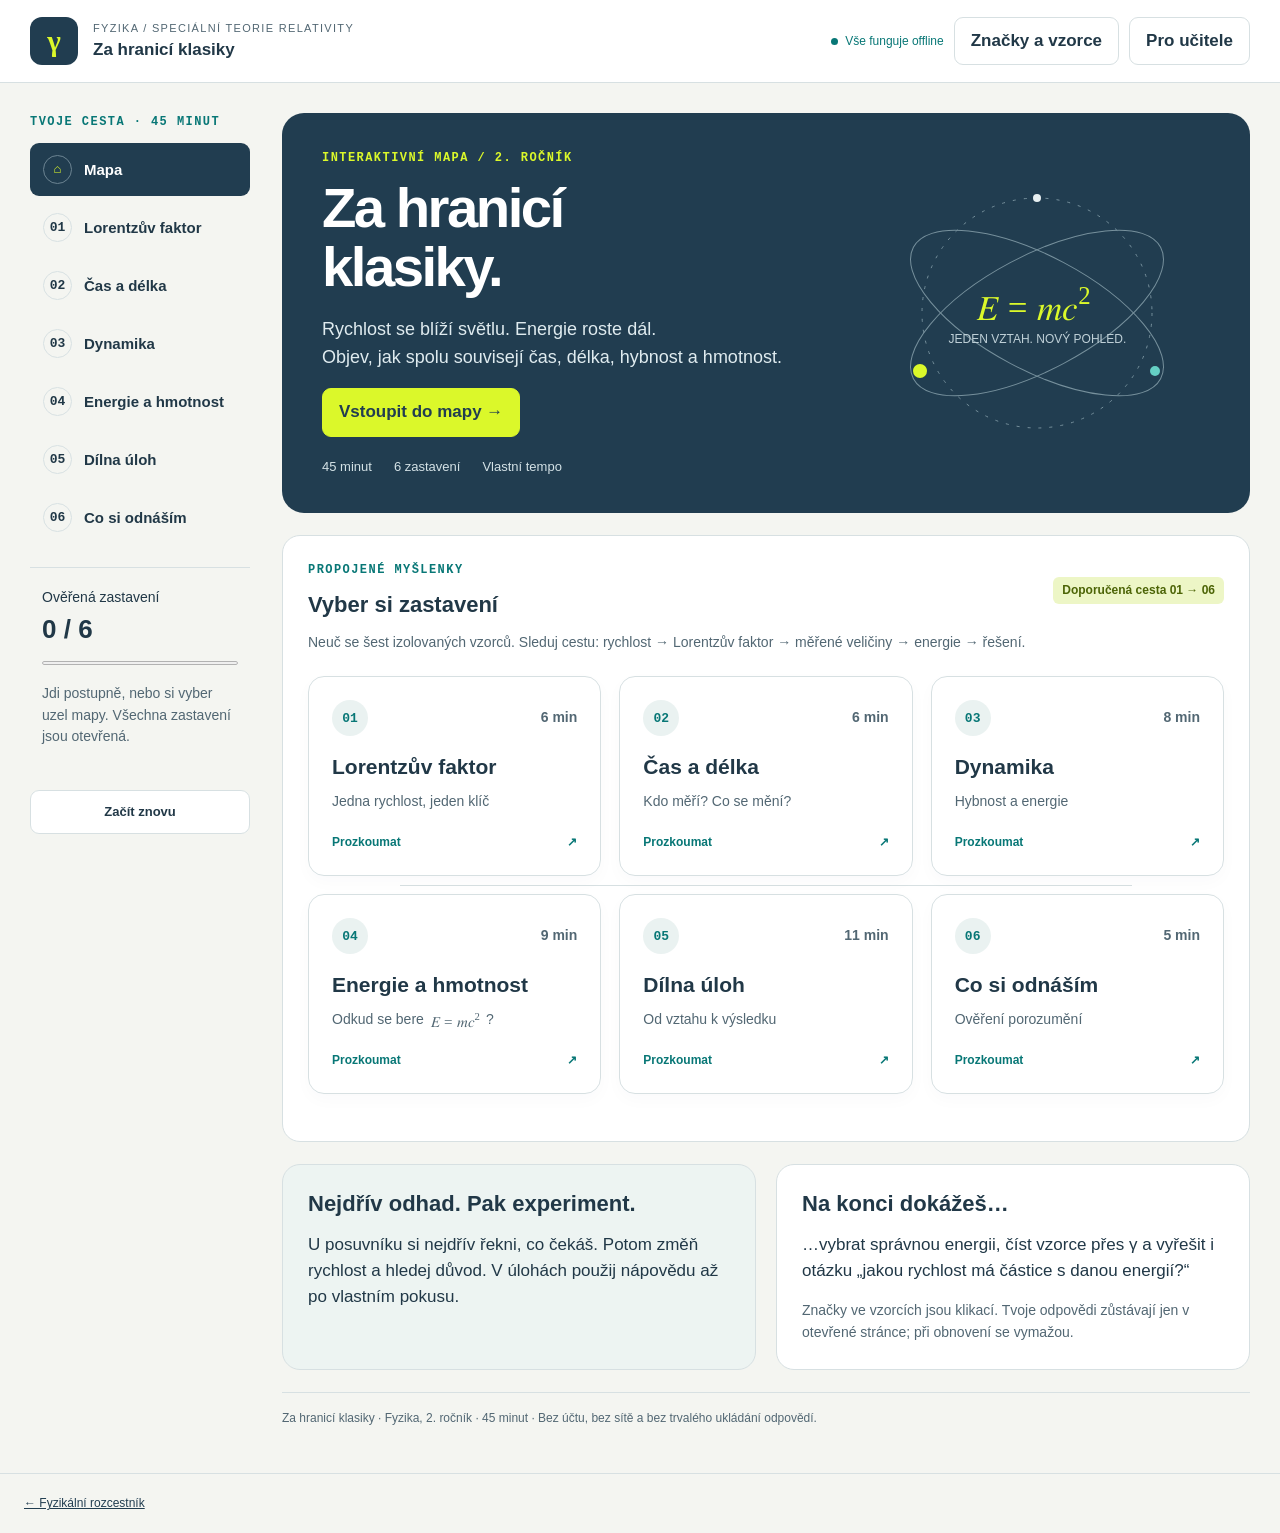
<file: docs/relativisticka-dynamika.html>
<!doctype html>
<html lang="cs">
<head>
<meta charset="utf-8">
<meta name="viewport" content="width=device-width, initial-scale=1">
<meta http-equiv="Content-Security-Policy" content="default-src 'none'; script-src 'unsafe-inline'; style-src 'unsafe-inline'; img-src data:; connect-src 'none'; base-uri 'none'; form-action 'none'">
<meta name="description" content="Offline interaktivní mapa speciální relativity: relativistická dynamika, hmotnost a energie. Fyzika, 2. ročník, 45 minut.">
<title>Za hranicí klasiky · Relativistická dynamika</title>
<style>
:root{--navy:#213d50;--ink:#213847;--muted:#526773;--green:#dbf82a;--teal:#087776;--purple:#684a9a;--orange:#995015;--bg:#f4f5f1;--line:#d7e0e2;--red:#a02e3d;--radius:18px}
*{box-sizing:border-box}body{margin:0;background:var(--bg);color:var(--ink);font:17px/1.55 "Segoe UI",Arial,sans-serif}button,input,select,textarea{font:inherit}button,summary,select{cursor:pointer}button{border:1px solid var(--line);background:white;color:var(--ink);border-radius:9px;padding:10px 16px;min-height:44px;font-weight:650;transition:background .15s}button:hover{background:#edf3f3;border-color:var(--teal)}button.primary{background:var(--navy);color:white;border-color:var(--navy)}button.primary:hover{background:#31566d}button.lime{background:var(--green);color:var(--navy);border-color:var(--green)}button:disabled{opacity:.5;cursor:default}button:focus-visible,input:focus-visible,summary:focus-visible,select:focus-visible,textarea:focus-visible,a:focus-visible{outline:3px solid #168aa6;outline-offset:4px}[hidden]{display:none!important}h1,h2,h3,p{margin-top:0}h1{font-size:clamp(42px,4.4vw,68px);line-height:1.04;letter-spacing:-.045em;margin-bottom:20px}h2{font-size:clamp(30px,3vw,42px);line-height:1.17;letter-spacing:-.025em;margin-bottom:15px}h3{font-size:22px;line-height:1.3;margin-bottom:13px}p{margin-bottom:16px}p:last-child{margin-bottom:0}small,.small{font-size:14px;color:var(--muted)}header{background:#fff;border-bottom:1px solid var(--line)}.top{max-width:1510px;margin:auto;padding:17px 30px;display:flex;justify-content:space-between;align-items:center;gap:20px}.brand{display:flex;gap:15px;align-items:center;line-height:1.2}.brand-icon{font:700 29px Georgia,serif;background:var(--navy);color:var(--green);border-radius:12px;width:48px;height:48px;display:grid;place-items:center}.brand small{display:block;font-size:11px;letter-spacing:.12em;text-transform:uppercase;margin-bottom:5px}.brand strong{font-size:17px}.tools,.row{display:flex;align-items:center;gap:10px;flex-wrap:wrap}.offline{font-size:12px;color:var(--teal);white-space:nowrap}.offline:before{content:"";display:inline-block;width:7px;height:7px;background:var(--teal);border-radius:50%;margin-right:7px}.layout{max-width:1510px;margin:auto;padding:30px;display:grid;grid-template-columns:220px minmax(0,1fr);gap:32px}.rail{align-self:start;position:sticky;top:22px}.eyebrow{font:700 12px/1.5 Consolas,monospace;letter-spacing:.12em;text-transform:uppercase;color:var(--teal);margin-bottom:12px}.rail nav{display:grid;gap:5px}.rail nav button{text-align:left;display:flex;align-items:center;gap:12px;border-color:transparent;background:transparent;padding:11px 12px;font-size:15px;width:100%}.rail nav button.active{background:var(--navy);color:white}.num{font:600 13px Consolas,monospace;border:1px solid var(--line);border-radius:50%;width:29px;height:29px;display:grid;place-items:center;flex-shrink:0}.active .num{border-color:#6c8492;color:var(--green)}.rail nav button.done .num{background:#dff0e9;color:#12644d;border-color:#dff0e9}.rail-note{margin:23px 0;padding:19px 12px;border-top:1px solid var(--line);font-size:14px}.rail-note strong{font-size:26px;display:block}progress{width:100%;height:8px;accent-color:var(--teal)}main{min-width:0}.page{animation:enter .18s ease}@keyframes enter{from{opacity:.4;transform:translateY(4px)}to{opacity:1;transform:none}}.hero{background:var(--navy);color:white;border-radius:22px;padding:36px 40px;display:grid;grid-template-columns:1.5fr 1fr;gap:25px;position:relative;overflow:hidden}.hero .eyebrow{color:var(--green)}.hero p{color:#dfebef;font-size:18px;max-width:620px}.hero-art{position:relative;min-height:240px;display:grid;place-items:center}.hero-art svg{width:100%;max-width:330px;overflow:visible}.hero-art .hero-equation{position:absolute;font:italic 35px Georgia,serif;color:var(--green);text-align:center}.hero-equation small{display:block;font:12px "Segoe UI",sans-serif;color:#c0d1d8;margin-top:10px}.meta{display:flex;gap:22px;color:#d4e2e6;font-size:13px;margin-top:20px}.grid{display:grid;grid-template-columns:1fr 1fr;gap:20px;margin:22px 0}.grid.wide{grid-template-columns:1.18fr 1fr}.card{background:white;border:1px solid var(--line);border-radius:var(--radius);padding:25px;margin:22px 0;min-width:0}.grid>.card{margin:0}.card.tint{background:#edf4f2}.section-head{padding:9px 0 2px}.section-head p{max-width:840px;font-size:18px;color:var(--muted)}.tag{font-size:12px;font-weight:700;padding:4px 9px;border-radius:6px;background:#e7eeef;color:var(--navy);display:inline-block;margin-bottom:12px}.tag.green{background:#edf6c6;color:#4c6406}.map{display:grid;grid-template-columns:repeat(3,1fr);gap:18px;margin:22px 0;position:relative}.map:before{content:"";position:absolute;top:50%;left:10%;right:10%;height:1px;background:var(--line)}.map-node{position:relative;text-align:left;padding:23px;border-radius:16px;min-height:200px;display:flex;flex-direction:column;align-items:start;justify-content:space-between;background:white;box-shadow:0 6px 17px #213d5006}.map-node .node-top{display:flex;width:100%;justify-content:space-between;align-items:center;margin-bottom:16px}.map-node .num{background:#eaf2f1;color:var(--teal);width:36px;height:36px;border:0}.map-node strong{font-size:21px;line-height:1.2;display:block;margin-bottom:8px}.map-node small{font-weight:400}.map-node .node-bottom{display:flex;justify-content:space-between;width:100%;font-size:12px;color:var(--teal);margin-top:17px}.map-node.done{border-color:var(--teal)}.map-node.done .num{background:var(--teal);color:white}.tip{padding:16px 20px;border-left:4px solid var(--teal);background:#edf5f3;border-radius:0 10px 10px 0;margin:18px 0;font-size:16px}.tip.warning{background:#fff4e5;border-color:#cc882f}.formula{background:#f0f4f5;border-radius:10px;padding:16px 19px;font:24px/1.7 "Cambria Math",Georgia,serif;margin:15px 0;overflow-wrap:anywhere}.formula small{display:block;font:14px/1.5 "Segoe UI",sans-serif}.sym{padding:0 3px;min-height:0;border:0;border-bottom:1px dotted var(--teal);border-radius:0;font:inherit;background:transparent;color:var(--teal)}.fraction{display:inline-flex;vertical-align:middle;flex-direction:column;text-align:center;line-height:1.35;margin:0 4px}.fraction>span:first-child{border-bottom:1px solid currentColor;padding:0 4px}.fraction>span:last-child{padding:1px 4px}.math{font-family:"Cambria Math",Georgia,serif;font-size:1.1em}.lab-head{display:flex;justify-content:space-between;align-items:center;gap:12px;flex-wrap:wrap}.speed-value{font:700 25px Consolas,monospace;color:var(--teal)}input[type=range]{width:100%;accent-color:var(--teal);min-height:34px}.presets{display:flex;gap:7px;flex-wrap:wrap;margin-top:8px}.presets button{font:14px Consolas,monospace;padding:7px 11px;min-height:37px}.speed-entry{display:flex;gap:8px;align-items:center;flex-wrap:wrap;margin-top:14px}.speed-entry input{width:145px}.speed-entry label{font-size:14px}input[type=text],input[type=number],textarea,select{border:1px solid #a9bdc4;border-radius:8px;padding:10px;background:white;color:var(--ink);min-height:44px;max-width:100%}textarea{width:100%;min-height:100px}.error{color:var(--red);font-size:14px;margin:8px 0 0;min-height:22px}.metrics{display:grid;grid-template-columns:repeat(3,minmax(0,1fr));gap:10px;margin:18px 0}.metric{padding:14px;background:#f0f4f4;border-radius:10px;font-size:13px}.metric strong{display:block;font:700 24px/1.6 Consolas,monospace;color:var(--teal);overflow-wrap:anywhere}.metric small{font-size:12px}.plot{display:block;width:100%;height:auto;background:#fafcfb;border-radius:10px}.legend{display:flex;gap:18px;flex-wrap:wrap;font-size:13px;margin:10px 0}.legend span:before{content:"";display:inline-block;width:19px;height:3px;background:var(--teal);vertical-align:middle;margin-right:6px}.legend .classical:before{background:var(--orange)}.legend .purple:before{background:var(--purple)}.check{border-top:1px solid var(--line);padding-top:19px;margin-top:20px}.check p{font-size:16px;font-weight:650}.options{display:grid;gap:8px}.options button{text-align:left;font-weight:500;font-size:15px}.options button.selected{border:2px solid var(--teal);background:#edf5f3}.feedback{margin:12px 0 0;padding:12px 14px;border-radius:8px;background:#fff2e6;color:#794016;font-size:15px}.feedback.good{background:#e6f4eb;color:#185f40}.next{display:flex;justify-content:space-between;align-items:center;gap:14px;margin:26px 0}.next .small{max-width:480px}.scene{background:#edf2f4;padding:20px;border-radius:12px}.scene svg{width:100%;height:auto}.energy-bar{display:flex;width:100%;height:52px;border-radius:9px;overflow:hidden;margin:20px 0;background:#eee}.energy-bar>div{display:flex;align-items:center;justify-content:center;min-width:0;transition:width .2s;font-weight:750;font-size:14px;color:white;overflow:hidden}.rest-bar{background:var(--purple)}.kinetic-bar{background:var(--teal)}.compare-table{width:100%;border-collapse:collapse;font-size:15px}.compare-table th,.compare-table td{border-bottom:1px solid var(--line);padding:11px 7px;text-align:left;vertical-align:top}.compare-table th{font-weight:650;color:var(--muted);font-size:13px}.table-wrap{overflow-x:auto}.comparison-bars{display:grid;gap:13px;margin:20px 0}.bar-track{height:14px;border-radius:7px;background:#e9eeef;overflow:hidden}.bar-fill{height:100%;background:var(--teal);border-radius:7px}.comparison-bars .caption{display:flex;justify-content:space-between;font-size:14px;margin-bottom:5px}.step{padding:18px 0;border-top:1px solid var(--line)}.step:first-of-type{border-top:0}.step-label{font:700 12px Consolas,monospace;color:var(--teal);letter-spacing:.06em;display:block;margin-bottom:8px}details{border:1px solid var(--line);border-radius:10px;margin:14px 0;background:#fff}summary{padding:13px 16px;font-weight:650;font-size:15px}details>div{padding:0 17px 17px}details p{font-size:15px}.task-tabs{display:grid;grid-template-columns:repeat(6,1fr);gap:8px;margin:20px 0}.task-tabs button{padding:9px 4px;font-size:15px}.task-tabs button.active{background:var(--navy);color:white}.task-tabs button.solved:after{content:" ✓";color:var(--teal)}.task-tabs button.active.solved:after{color:var(--green)}.task-statement{font-size:18px}.answer-row{display:flex;align-items:end;flex-wrap:wrap;gap:10px;margin:16px 0}.answer-row label{display:flex;flex-direction:column;gap:5px;font-size:14px}.answer-row input{width:155px}.task-feedback{margin:15px 0}.answer-item{padding:8px 12px;margin:6px 0;border-radius:8px;font-size:15px;background:#fff2e6;color:#794016}.answer-item.good{background:#e6f4eb;color:#185f40}.route{display:grid;grid-template-columns:1fr 1fr 1fr;gap:10px;margin:18px 0}.route>div{background:#f0f4f5;padding:14px;border-radius:9px;font-size:15px}.route b{display:block;color:var(--teal);margin-bottom:6px}.notation{display:grid;grid-template-columns:70px 1fr;gap:12px 20px;font-size:16px}.notation dt{font:24px Georgia,serif;color:var(--teal)}.notation dd{margin:0}.exit-score{background:var(--navy);color:white;padding:24px;border-radius:16px}.exit-score strong{font-size:38px;color:var(--green);display:block}dialog{border:1px solid var(--line);border-radius:18px;padding:0;width:min(780px,calc(100% - 30px));max-height:85vh;color:var(--ink);box-shadow:0 25px 100px #152f4755}dialog::backdrop{background:#152d446e}.dialog-head{display:flex;justify-content:space-between;align-items:center;position:sticky;top:0;background:#fff;padding:18px 24px;border-bottom:1px solid var(--line);z-index:1}.dialog-head h2{font-size:24px;margin:0}.dialog-body{padding:24px}dialog ul{padding-left:23px}dialog li{margin:9px 0}footer{font-size:12px;color:var(--muted);border-top:1px solid var(--line);padding:16px 0}.print-sheet{display:none}.source{word-break:break-word;font-size:13px}.section-head h2:focus{outline:0}.summary-cards{display:grid;grid-template-columns:repeat(3,1fr);gap:12px;margin:20px 0}.summary-cards>div{background:#edf3f4;padding:17px;border-radius:10px;font-size:15px}.summary-cards strong{display:block;color:var(--teal);font-size:21px}
.summary-preview h1{font-size:30px;margin-top:25px}.summary-preview h2{font-size:23px;margin-top:23px}.summary-preview h3{font-size:19px}.summary-preview table{width:100%;border-collapse:collapse;font-size:14px}.summary-preview td,.summary-preview th{border:1px solid var(--line);padding:8px;text-align:left;overflow-wrap:anywhere}.summary-preview .formula{font-size:20px}.summary-preview{overflow-wrap:anywhere}
@media(min-width:1600px){body{font-size:18px}.layout{gap:40px}.hero{padding:45px}}@media(max-width:1100px){.layout{grid-template-columns:185px minmax(0,1fr);gap:22px;padding:24px}.hero{padding:30px;grid-template-columns:1fr}.hero-art{display:none}.map{grid-template-columns:repeat(2,1fr)}.grid.wide{grid-template-columns:1fr 1fr}.card{padding:21px}.metrics{grid-template-columns:1fr 1fr}.rail nav button{font-size:14px;padding:10px 5px}.top{padding:16px 24px}.offline{display:none}}
@media(max-width:850px){.layout{grid-template-columns:minmax(0,1fr);padding:18px;gap:12px}.rail{position:static;min-width:0}.rail .eyebrow,.rail-note p{display:none}.rail-note{margin:5px 0 12px;padding:10px 0;display:flex;align-items:center;gap:12px;flex-wrap:wrap;border:0}.rail-note strong{font-size:16px}.rail-note progress{max-width:160px}.rail nav{display:flex;overflow:auto;padding-bottom:8px}.rail nav button{width:auto;flex-shrink:0;padding:8px 12px}.rail nav .num{width:23px;height:23px}.grid,.grid.wide{grid-template-columns:1fr}.top{padding:12px 18px;flex-wrap:wrap;gap:12px}.brand strong{font-size:16px}.tools{gap:6px}.tools button{font-size:13px;padding:8px 12px}.hero{padding:27px}.map{gap:12px}.map-node{padding:18px;min-height:195px}.task-tabs{grid-template-columns:repeat(3,1fr)}.route,.summary-cards{grid-template-columns:1fr}.next{align-items:start}.metrics{grid-template-columns:repeat(3,1fr)}}
@media(max-width:480px){.map{grid-template-columns:1fr}.metrics{grid-template-columns:1fr 1fr}.next{flex-wrap:wrap}.formula{font-size:21px}.hero h1{font-size:42px}.meta{gap:12px;flex-wrap:wrap}.speed-value{font-size:20px}.card{padding:18px}.brand-icon{width:40px;height:40px}.notation{grid-template-columns:55px 1fr;gap:13px}.task-tabs{grid-template-columns:repeat(3,1fr)}}
@media(prefers-reduced-motion:reduce){*,*::before,*::after{animation:none!important;transition:none!important;scroll-behavior:auto!important}}
@media print{@page{size:A4;margin:16mm}body{font:11pt/1.45 Arial;color:#000;background:white}header,.layout,dialog{display:none!important}.print-sheet{display:block}.print-sheet h1{font-size:25pt}.print-sheet h2{font-size:17pt;margin-top:20px}.print-sheet h3{font-size:13pt}.print-sheet table{width:100%;border-collapse:collapse}.print-sheet td,.print-sheet th{text-align:left;border:1px solid #aaa;padding:6px}.print-sheet .formula{font-size:15pt;background:none;border:1px solid #ccc;padding:10px}.print-sheet .print-block{break-inside:avoid}.print-sheet small{color:#333}}

math.equation{font-family:"Cambria Math","STIX Two Math",math;font-size:1.08em;vertical-align:middle;line-height:1.4;margin:2px 3px;max-width:100%;color:inherit}
.formula{line-height:2.1;overflow-x:auto;overflow-wrap:normal}.formula math{font-size:1em;margin:7px 2px}.formula math:focus-visible{outline:3px solid #168aa6;outline-offset:4px}.formula math[data-math-help]{cursor:pointer}
.options button{line-height:1.8}.options math{pointer-events:none}.answer-row label>math{align-self:flex-start;font-size:1.3em;min-height:40px}.answer-row label{justify-content:flex-end}
.route>div{line-height:1.9}.notation{grid-template-columns:90px 1fr}.notation dd{line-height:1.9}.notation dt math{font-size:1em}.summary-preview td{line-height:1.9}.hero-equation math{font-size:1em}
.print-formulas{display:grid;grid-template-columns:1fr 1fr;gap:12px;margin:18px 0}.print-formulas .formula{margin:0}.print-formulas .formula:last-child{grid-column:1/-1}@media(max-width:560px){.print-formulas{grid-template-columns:1fr}}.math-sequence{display:inline;line-height:2.1}.math-sequence math{white-space:nowrap}.math-lines{display:grid;gap:9px}.math-line{overflow-x:auto}.math-line math{font-size:1.14em}.comparison-bars .caption{flex-wrap:wrap;gap:6px}
@media(max-width:480px){.formula{font-size:19px;padding:13px 12px}.notation{grid-template-columns:65px 1fr;gap:12px}.dialog-body{padding:18px}.dialog-head{padding:16px 18px}.formula math{margin:5px 1px}.answer-row label{max-width:100%}}
@media print{math.equation{font-size:1em}.formula{overflow:visible}.print-sheet .formula{line-height:2.2}.print-sheet td{line-height:1.8}math[data-math-help]{outline:none}}
</style>
</head>
<body>
<header><div class="top"><div class="brand"><div class="brand-icon" aria-hidden="true">γ</div><div><small>Fyzika / Speciální teorie relativity</small><strong>Za hranicí klasiky</strong></div></div><div class="tools"><span class="offline">Vše funguje offline</span><button data-dialog="glossary">Značky a vzorce</button><button data-dialog="teacher">Pro učitele</button></div></div></header>
<noscript><p style="padding:30px">Tato interaktivní aplikace potřebuje zapnutý JavaScript v prohlížeči. Internet ani účet nejsou potřeba.</p></noscript>
<div class="layout"><aside class="rail"><div class="eyebrow">Tvoje cesta · 45 minut</div><nav aria-label="Mapa učiva" id="navigation"></nav><div class="rail-note"><span>Ověřená zastavení</span><strong id="progressText">0 / 6</strong><progress id="progress" max="6" value="0" aria-label="Počet dokončených zastavení"></progress><p class="small" style="margin-top:12px">Jdi postupně, nebo si vyber uzel mapy. Všechna zastavení jsou otevřená.</p></div><button data-dialog="reset" style="width:100%;font-size:13px">Začít znovu</button></aside><main id="main"></main></div>
<dialog id="glossary"><div class="dialog-head"><h2>Značky a vzorce</h2><button data-close aria-label="Zavřít značky a vzorce">Zavřít ×</button></div><div class="dialog-body" id="glossaryBody"></div></dialog>
<dialog id="teacher"><div class="dialog-head"><h2>Průvodce hodinou</h2><button data-close aria-label="Zavřít průvodce učitele">Zavřít ×</button></div><div class="dialog-body">
<p><b>2. ročník · jedna hodina, 45 minut.</b> Cíl: žák propojí Lorentzův faktor s měřením, odliší E₀, E a Eₖ a vyřeší přímou i obrácenou relativistickou úlohu.</p>
<div class="table-wrap"><table class="compare-table"><thead><tr><th>Čas</th><th>Činnost studenta</th></tr></thead><tbody><tr><td>0–6 min</td><td>Mapa, odhad, Lorentzův faktor; porovnat 0,1c a 0,8c.</td></tr><tr><td>6–12 min</td><td>Čas a délka: číst vždy, kdo měří a co je vlastní veličina.</td></tr><tr><td>12–20 min</td><td>Hybnost, energie, klasický limit; dvě kontrolní otázky.</td></tr><tr><td>20–29 min</td><td>Odvození po krocích; klidová energie a změna hmotnosti.</td></tr><tr><td>29–40 min</td><td>Jádro: 7.15, 7.16, 7.14. Rychlejší přidají 7.13, 7.17, 7.18.</td></tr><tr><td>40–45 min</td><td>Tři výstupní otázky a vlastní vysvětlení.</td></tr></tbody></table></div>
<p class="tip">Úspěch není rychlost klikání. Zelený uzel znamená správnou kontrolní odpověď; u dílny jsou nutné všechny hodnoty tří základních úloh. Požádejte žáka, aby jeden vztah vysvětlil slovně.</p>
<h3>Volby a fyzikální předpoklady</h3><ul><li>c = 3,00 · 10⁸ m/s; klidová hmotnost elektronu: m₀ = 9,11 · 10⁻³¹ kg. Tolerance číselných odpovědí je 1 %, počítáme s nezaokrouhlenými mezivýsledky.</li><li>Učebnice používá m = γm₀. Zde píšeme m<sub>rel</sub>, zatímco m₀ je invariantní hmotnost. Změna pohybové energie při změně vztažné soustavy nemění m₀ téže částice.</li><li>Úloha s krychlí předpokládá pohyb rovnoběžný s jednou hranou. „Hustota v pohybu“ je zde učebnicová ρ<sub>rel</sub> = m<sub>rel</sub>/V. Poměr m₀/V je jiná veličina a je uveden zvlášť.</li><li>Obrázek tělesa ukazuje rozměry naměřené současně v dané soustavě, ne optickou fotografii. Časy srovnáváme pro dva tiky týchž hodin, které jsou v klidu na lodi.</li><li>Odvození vychází ze známé relativistické hybnosti. Práce určuje Eₖ; samotná integrace neurčuje E₀. Hmotnostní ekvivalenci vysvětluje argument s emisí světla v limitě malých rychlostí. Výsledek není předstírán jako úplný důkaz relativity.</li></ul>
<h3>Hodnocení a použití</h3><p>Bez registrace, bez sítě, bez ukládání do prohlížeče. Odpovědi žijí jen v této otevřené stránce; obnovení je smaže. Tiskový přehled obsahuje vzorce a vlastní závěrečné odpovědi bez jména. Projektor: použijte zvětšení prohlížeče 125–150 %.</p><button data-print class="primary">Zobrazit přehled a moje odpovědi</button>
<details><summary>Odborné podklady a původ úloh</summary><div><p>Úlohy 7.13–7.18 vycházejí z obrázku dodaného vyučujícím. Výklad a obrázky jsou vytvořeny pro tuto aplikaci.</p><p>Ověření vztahů: OpenStax, University Physics, Volume 3, oddíly 5.8 Relativistic Momentum a 5.9 Relativistic Energy. Historický argument: A. Einstein, Ist die Trägheit eines Körpers von seinem Energieinhalt abhängig?, Annalen der Physik, 18 (1905), 639–641, DOI 10.1002/andp.19053231314.</p><p class="source">openstax.org/books/university-physics-volume-3/pages/5-8-relativistic-momentum<br>openstax.org/books/university-physics-volume-3/pages/5-9-relativistic-energy</p><p class="small">Vše potřebné je obsaženo zde; zdroje není nutné otevírat.</p></div></details>
</div></dialog>
<dialog id="reset"><div class="dialog-head"><h2>Začít znovu?</h2><button data-close>Zavřít ×</button></div><div class="dialog-body"><p>Vymažou se všechny odpovědi a postup v této otevřené stránce. Nastaví se rychlost 0,6c.</p><div class="row"><button id="confirmReset" class="primary">Vymazat a začít znovu</button><button data-close>Pokračovat v práci</button></div></div></dialog>
<dialog id="summary"><div class="dialog-head"><h2>Moje shrnutí</h2><button data-close aria-label="Zavřít moje shrnutí">Zavřít ×</button></div><div class="dialog-body"><p class="small">Přehled si můžeš přečíst zde nebo vytisknout. Obsahuje tvé aktuální odpovědi.</p><button data-do-print class="primary">Otevřít tisk</button><div id="summaryBody" class="summary-preview"></div></div></dialog>
<footer style="max-width:1420px;margin:0 auto;padding:20px 24px"><a href="index.html" style="color:var(--navy)">← Fyzikální rozcestník</a></footer>
<div class="print-sheet" id="printSheet"></div>
<script>
'use strict';
const C=3e8, ME=9.11e-31;
const chapters=[['Mapa','Přehled souvislostí',0],['Lorentzův faktor','Jedna rychlost, jeden klíč',6],['Čas a délka','Kdo měří? Co se mění?',6],['Dynamika','Hybnost a energie',8],['Energie a hmotnost','Odkud se bere E = mc²?',9],['Dílna úloh','Od vztahu k výsledku',11],['Co si odnáším','Ověření porozumění',5]];
let beta=.6,currentPage=0,currentTask=2;
const solvedQuiz=new Set(), solvedTasks=new Set();
const $=s=>document.querySelector(s);
const fmt=(n,d=3)=>n.toLocaleString('cs-CZ',{maximumFractionDigits:d});
const gamma=b=>1/Math.sqrt((1-b)*(1+b));
const gm1=b=>b*b/(Math.sqrt((1-b)*(1+b))*(1+Math.sqrt((1-b)*(1+b))));
const fromK=k=>Math.sqrt(k*(k+2))/(k+1);


// Native MathML: all notation is local and works without a font or library download.
function mathHTML(expression){
 if(expression.length>42&&(expression.match(/ [=≈⇒] /g)||[]).length>1)return '<span class="math-sequence">'+expression.split(/ (?=[=≈⇒] )/).map(part=>mathHTML(part)).join('<wbr>')+'</span>';
 const esc=s=>String(s).replace(/[&<>"']/g,c=>({'&':'&amp;','<':'&lt;','>':'&gt;','"':'&quot;',"'":'&#39;'}[c]));
 const row=a=>'<mrow>'+a.join('')+'</mrow>';
 const op=s=>'<mo>'+esc(s)+'</mo>';
 const subDigits={'₀':'0','₁':'1','₂':'2','₃':'3','₄':'4','₅':'5','₆':'6','₇':'7','₈':'8','₉':'9','ₖ':'k'};
 const superDigits={'⁰':'0','¹':'1','²':'2','³':'3','⁴':'4','⁵':'5','⁶':'6','⁷':'7','⁸':'8','⁹':'9','⁻':'−','⁺':'+'};
 const units=new Set(['kg','m','s','J','GWh','g']);
 const source=expression.replace(/&nbsp;/g,' ').replace(/&gt;/g,'>').replace(/&lt;/g,'<').replace(/[−–]/g,'-').replace(/\s+/g,' ').trim();
 const tokens=source.match(/mrel|ρrel|Evyz|Eₖ,kl|Δm|Δt|Δτ|dp|dt|dx|dv|dγ|dE|kg|GWh|před|po|\d+(?:[,.]\d+)?|[₀₁₂₃₄₅₆₇₈₉ₖ]+|[⁰¹²³⁴⁵⁶⁷⁸⁹⁻⁺]+|[A-Za-zα-ωΑ-Ω]|[½³√∫∞≈≤≥≪→⇒·×+\-=/()\[\]<>^_,]|[^\s]/gu)||[];
 let i=0;
 function atom(){
  const t=tokens[i++];if(t===undefined)return '<mrow></mrow>';
  let node;
  if(t==='('||t==='['){const stop=t==='('?')':']';const inner=sequence(stop);if(tokens[i]===stop)i++;node=row([op(t),inner,op(stop)]);}
  else if(t==='√'){if(tokens[i]==='('||tokens[i]==='['){const stop=tokens[i++]==='('?')':']';const inner=sequence(stop);if(tokens[i]===stop)i++;node='<msqrt>'+inner+'</msqrt>';}else node='<msqrt>'+atom()+'</msqrt>';}
  else if(t==='½')node='<mfrac><mn>1</mn><mn>2</mn></mfrac>';
  else if(t==='∫')node='<mo largeop="true">∫</mo>';
  else if(t==='∞')node='<mo>∞</mo>';
  else if(/^\d/.test(t))node='<mn>'+esc(t)+'</mn>';
  else if(['mrel','ρrel','Evyz','Eₖ,kl'].includes(t)){const base=t==='ρrel'?'ρ':t.startsWith('E')?'E':'m';const index=t==='Evyz'?'vyz':t==='Eₖ,kl'?'k,kl':'rel';node='<msub><mi>'+base+'</mi><mtext>'+index+'</mtext></msub>';}
  else if(['před','po'].includes(t))node='<mtext>'+t+'</mtext>';
  else if(/^[dΔ][A-Za-zα-ω]/u.test(t)){node=row([t[0]==='d'?'<mi mathvariant="normal">d</mi>':'<mi>Δ</mi>','<mi>'+t.slice(1)+'</mi>']);}
  else if(units.has(t)){const isUnit=t!=='m'||tokens[i]==='/'&&tokens[i+1]==='s'||tokens[i]==='³'&&tokens[i-2]==='/'||i>1&&/^\d/.test(tokens[i-2])&&tokens[i]!=='₀';node='<mi'+(isUnit?' mathvariant="normal"':'')+'>'+esc(t)+'</mi>';if(isUnit&&i>1&&/^[0-9⁰¹²³⁴⁵⁶⁷⁸⁹⁻⁺]/.test(tokens[i-2]))node=row(['<mspace width="0.18em"/>',node]);}
  else node='<mi>'+esc(t)+'</mi>';
  let low=null,high=null;
  while(i<tokens.length){const n=tokens[i];if(n in subDigits||/^[₀₁₂₃₄₅₆₇₈₉ₖ]+$/.test(n)){i++;const v=[...n].map(c=>subDigits[c]).join('');low=/^\d+$/.test(v)?'<mn>'+v+'</mn>':'<mi>'+v+'</mi>';}
   else if(/^[⁰¹²³⁴⁵⁶⁷⁸⁹⁻⁺]+$/.test(n)){i++;high='<mn>'+[...n].map(c=>superDigits[c]).join('')+'</mn>';}
   else if(n==='^'||n==='_'){i++;const v=atom();if(n==='^')high=v;else low=v;}
   else break;
  }
  if(low&&high)node='<msubsup>'+node+low+high+'</msubsup>';else if(low)node='<msub>'+node+low+'</msub>';else if(high)node='<msup>'+node+high+'</msup>';
  return node;
 }
 function ungroup(node){const begin='<mrow><mo>(</mo>',end='<mo>)</mo></mrow>';return node.startsWith(begin)&&node.endsWith(end)?node.slice(begin.length,-end.length):node;}
 function product(){let a=atom();while(tokens[i]==='/'){i++;a='<mfrac>'+ungroup(a)+ungroup(atom())+'</mfrac>';}return a;}
 function sequence(stop){let parts=[];while(i<tokens.length&&tokens[i]!==stop){const t=tokens[i];if(['=','≈','≤','≥','≪','→','⇒','+','-','·','×','<','>',','].includes(t)){i++;parts.push(op(t==='-'?'−':t));}else parts.push(product());}return row(parts);}
 return '<math xmlns="http://www.w3.org/1998/Math/MathML" display="inline" class="equation" aria-label="'+esc(expression)+'">'+sequence()+'</math>';
}
function svgMath(expression,x,y,width=90,height=45,color='#213847',size=17){return '<foreignObject x="'+x+'" y="'+y+'" width="'+width+'" height="'+height+'"><div xmlns="http://www.w3.org/1999/xhtml" style="color:'+color+';font-size:'+size+'px;text-align:center;line-height:1.2">'+mathHTML(expression)+'</div></foreignObject>';}
// Only authored text is typeset; inputs and students' own words are preserved literally.
const mathPhrases=[
'm = γm₀',
'Eₖ = kE₀','γ = k + 1','v/c = √(1 − 1/γ²)','√[k(k + 2)]/(k + 1)','9 · 10¹³ J',
"m₀ = 9,11 · 10⁻³¹ kg","m₀ = 10,6 kg","a = 0,12 m","1 − β² ≈ 1,599999936 · 10⁻⁷","mrel ≈ 2500 · 9,11 · 10⁻³¹ kg = 2,2775 · 10⁻²⁷ kg","V₀ = a³ = 0,001728 m³","ρ₀ = m₀/V₀ ≈ 6134,26 kg/m³","γ = 1/√0,84 ≈ 1,091089","0,12/γ ≈ 0,109982 m","V = V₀/γ ≈ 0,00158374 m³","mrel = γm₀ ≈ 11,5655 kg","ρrel = (γm₀)/(V₀/γ) = γ²ρ₀ = ρ₀/(1 − β²) ≈ 7302,69 kg/m³","m₀/V = γρ₀ ≈ 6693,03 kg/m³","β = √(1 − 1/4) = √3/2 ≈ 0,866025","v ≈ 0,866c ≈ 2,598 · 10⁸ m/s","v/c = √(1 − 1/25) = √24/5 ≈ 0,979796","v ≈ 2,939 · 10⁸ m/s","β = √(1 − 1/1,0002²) ≈ 0,0199970","v ≈ 0,019997c ≈ 5,9991 · 10⁶ m/s","k = Eₖ/E₀",
'Eₖ/E₀ = γ − 1','Eₖ,kl/E₀ = β²/2','c = 3,00 · 10⁸ m/s','c = 299 792 458 m/s',
'E = mc²','E = (γ − 1)m₀c²','E = E₀ + Eₖ','Eₖ = E − E₀ = 0,25m₀c²','E = 1,25m₀c²','mrel = 1,25m₀',
'γ = E/E₀','γ = 1 + Eₖ/E₀','γ = n','Eₖ = 0','F = mrela','F = mrel a','L₀ = 100 m','n = 5',
'1,25 m₀c²','0,18 m₀c²','0,25 m₀c²','L/L₀','Δτ/Δt','m₀/m₀',
'ρrel = (γm₀)/(V₀/γ) = γ²ρ₀ = ρ₀/(1 − β²)',
'γ = 1/√(1 − 0,6²) = 1/0,8 = 1,25','β = √(1 − 1/25) = √24/5','β = √(1 − 1/4) = √3/2',
'γ = 1/√(1 − β²) ⇒ β = √(1 − 1/γ²)','γ = 1/√0,84','β = √(1 − 1/1,0002²)',
'β = √[k(k + 2)]/(k + 1)','β ≈ √(2/5000) = 0,02','v = c√(1 − 1/n²)',
'γ = 1/0,6 ≈ 1,67','√(1 − β²) = 0,6','γ − 1 = 1/5000 = 0,0002',
'E = γE₀ = nE₀ ⇒ γ = n','E/E₀ = γ = n','Eₖ/E₀ = 0,0002 = γ − 1','Eₖ/E₀ = γ − 1 = 4',
'(γ − 1)E₀ = E₀','Eₖ + E₀ = E','E = E₀ + Eₖ = 2E₀','E = γm₀c² = E₀ + Eₖ',
'Eₖ = (γ − 1)m₀c² = E − E₀','Eₖ = (γ − 1)m₀c² = 0,25 m₀c²',
'p = γm₀v = 1,25 · 0,6m₀c = 0,75m₀c','ρrel = mrel/V','mrel = γm₀ = E/c²',
'p/(m₀c) = γβ','Eₖ/E₀ ≈ β²/2','γ ≈ 1 + ½β²','Eₖ ≈ ½m₀v²','p ≈ m₀v',
'Δt = 1,25 · 4 s = 5 s','L = 100 m / 1,25 = 80 m','Δm₀ = −ΔEvyz/c² = −10⁻³ kg',
'Eₖ = (γ − 1)E₀','Eₖ = E₀/5000','Eₖ = E₀','Eₖ = 3E₀','E = nE₀','E = γm₀c²',
'Eₖ = (γ − 1)m₀c²','E = ½m₀v²','E₀ = m₀c²','E = E₀','p = γm₀v','F = dp/dt','F = mrel a',
'β = √(1 − 1/γ²)','γ = 1/√(1 − β²)','γ = 1/√(1 − β²)','β = v/c','Δt = γΔτ','L = L₀/γ',
'V = (a/γ) · a · a = V₀/γ','V = V₀/γ³','V = V₀/γ','V₀ = a³','m₀/V = γρ₀',
'mrel = γm₀','ρrel = γ²ρ₀','ρ₀ = m₀/V₀','γ²(1 − β²) = 1','E = pc',
'm₀ > 0','m₀ = 0','0 ≤ v/c < 1','0 ≤ β < 1','γ ≥ 1','n ≥ 1','n → ∞','v → c','v ≪ c','u ≪ c','v = 0','v = c','p = 0',
'mrel / m₀','p / (m₀c)','E / (m₀c²)','Eₖ / (m₀c²)','Eₖ,kl/E₀','Eₖ/E₀','E/E₀','p/(m₀c)','mrel/m₀','m₀/V','E/c²','Q/c²','v/c','β²/2','dx/dt = v','γ − 1 = 1','γ − 1','γβ','1 − β²',
'(1 − β)(1 + β)','m₀c²','m₀c','γm₀','mrel','ρrel','Δm₀','Δτ','L₀','V₀','ρ₀','m₀','E₀','Eₖ','γ²','β²','c²','γ³',
'kg·m/s','kg/m³','m/s','m³','10¹² g','0/0'
].sort((a,b)=>b.length-a.length);
const regexSpecial='.*+?^$'+'{}()|[]'+String.fromCharCode(92);
const phrasePattern=new RegExp(mathPhrases.map(s=>[...s].map(c=>regexSpecial.includes(c)?String.fromCharCode(92)+c:c).join('')).join('|')+'|(?:γ|β|mrel|ρrel|m₀|Eₖ|E₀|E|p|v|c|a|n|L|V₀|ρ₀) ?(?:=|≈|≥|≤|>|<) ?[0-9]+(?:,[0-9]+)?(?: ?· ?10[⁰¹²³⁴⁵⁶⁷⁸⁹⁻⁺]+)?(?: ?(?:kg|m/s|m³|J|m|c))?','g');
function typeset(root=document.body){
 // Flatten only inline sub/sup elements to canonical notation before processing.
 root.querySelectorAll('sub,sup').forEach(e=>{if(e.closest('math,svg'))return;const v=e.textContent;const replacements=e.tagName==='SUB'?{'0':'₀','k':'ₖ'}:{'2':'²','3':'³','4':'⁴','γ':'^γ'};e.replaceWith(document.createTextNode(replacements[v]||v));});root.normalize();
 root.querySelectorAll('.formula').forEach(box=>{if(box.dataset.typeset)return;const lines=box.innerHTML.split(/<br\s*\/?>/i);box.innerHTML=lines.map(line=>{const tmp=document.createElement('div');tmp.innerHTML=line;tmp.querySelectorAll('sub').forEach(e=>e.replaceWith(document.createTextNode(e.textContent==='0'?'₀':e.textContent)));tmp.querySelectorAll('sup').forEach(e=>e.replaceWith(document.createTextNode('^'+e.textContent)));tmp.querySelectorAll('.fraction').forEach(e=>{const a=e.children[0]?.textContent||'',b=e.children[1]?.textContent||'';e.replaceWith(document.createTextNode('('+a+')/('+b+')'));});return /[=≈∫√]/.test(tmp.textContent)?mathHTML(tmp.textContent):escapeHtml(tmp.textContent)}).join('<br>');box.dataset.typeset='true';box.querySelectorAll('math').forEach(m=>{m.setAttribute('tabindex','0');m.setAttribute('role','button');m.setAttribute('data-math-help','');m.setAttribute('aria-label','Vysvětlit značky v rovnici: '+m.getAttribute('aria-label'));});});
 root.querySelectorAll('.formula math,#taskPanel details math,.route math').forEach(m=>m.setAttribute('displaystyle','true'));
 const walker=document.createTreeWalker(root,NodeFilter.SHOW_TEXT,{acceptNode:n=>n.parentElement&&!n.parentElement.closest('math,script,style,svg,textarea,input,#reflection,#uncertainty,[data-user-text]')?NodeFilter.FILTER_ACCEPT:NodeFilter.FILTER_REJECT});
 const nodes=[];while(walker.nextNode())nodes.push(walker.currentNode);
 for(const n of nodes){const text=n.textContent;phrasePattern.lastIndex=0;let found=false,position=0;const fragment=document.createDocumentFragment();let match;while((match=phrasePattern.exec(text))){const start=match.index,end=start+match[0].length;const before=text[start-1]||'',after=text[end]||'';if(/[A-Za-zÀ-ž]/.test(before)&&/^[A-Za-z]/.test(match[0])||/[A-Za-zÀ-ž]/.test(after)&&/[A-Za-z]$/.test(match[0]))continue;fragment.append(document.createTextNode(text.slice(position,start)));const tmp=document.createElement('span');tmp.innerHTML=mathHTML(match[0]);fragment.append(tmp.firstChild);position=end;found=true;}if(found){fragment.append(document.createTextNode(text.slice(position)));n.replaceWith(fragment);}}
}
const notationObserver=new MutationObserver(()=>{notationObserver.disconnect();typeset();notationObserver.observe(document.body,{childList:true,subtree:true,characterData:true});});
function startMath(){typeset();notationObserver.observe(document.body,{childList:true,subtree:true,characterData:true});}
document.addEventListener('click',e=>{const m=e.target.closest('[data-math-help]');if(!m)return;const token=(e.target.closest('msub')||e.target.closest('mi'))?.textContent||'';const keys={'γ':'γ','β':'β','p':'p','v':'v','c':'c','E':'E','E0':'E₀','Ek':'Eₖ','m0':'m₀','mrel':'mrel','L':'L','L0':'L₀'};renderGlossary(keys[token]);typeset($('#glossaryBody'));$('#glossary').showModal();});
document.addEventListener('keydown',e=>{if(e.target.hasAttribute('data-math-help')&&['Enter',' '].includes(e.key)){e.preventDefault();e.target.dispatchEvent(new MouseEvent('click',{bubbles:true}));}});

function frac(a,b){return `<span class="fraction"><span>${a}</span><span>${b}</span></span>`}
function symbol(k,label=k){return `<button class="sym" data-symbol="${k}" aria-label="Vysvětlení značky ${k}">${label}</button>`}
function speedControl(id){return `<div class="lab-head"><h3>Rychlost vůči pozorovateli</h3><output class="speed-value" data-beta>0,600c</output></div><label class="small" for="${id}">Posuň rychlost v/c (od 0 do 0,99)</label><input type="range" id="${id}" data-speed min="0" max="0.99" step="0.001" value="0.6"><div class="presets"><button data-beta-set="0">0</button><button data-beta-set=".1">0,1c</button><button data-beta-set=".6">0,6c</button><button data-beta-set=".8">0,8c</button><button data-beta-set=".99">0,99c</button></div><div class="speed-entry"><label for="${id}-exact">Přesné v/c:</label><input id="${id}-exact" type="text" inputmode="decimal" data-exact placeholder="např. 0,99999992" value="0,6"><button data-speed-apply="${id}-exact">Použít rychlost</button></div><p class="error" data-speed-error aria-live="polite"></p><p class="small">Stejná rychlost platí ve všech laboratořích. Pro částici s m₀ &gt; 0 je 0 ≤ v/c &lt; 1. Posuvník končí na 0,99; přesný vstup umí jít blíž k c.</p>`}
const quizzes={
g:{question:'Nejdřív odhadni, potom nastav 0,8c. Jaký je Lorentzův faktor?',answers:['γ = 0,6','γ ≈ 1,67','γ = 0,8'],correct:1,wrong:'γ není rychlost ani odmocnina ve jmenovateli. Pro β = 0,8 je √(1 − β²) = 0,6; vezmi její převrácenou hodnotu.',right:'Ano. γ = 1/0,6 ≈ 1,67. Stejný faktor teď najdeš v několika různých veličinách.'},
s:{question:'Loď letí rychlostí 0,6c. Na jejích hodinách uplynou 4 s a její vlastní délka je 100 m. Co naměří pozorovatel na Zemi?',answers:['5 s a 80 m','3,2 s a 125 m','5 s a 125 m'],correct:0,wrong:'Vlastní čas měří hodiny na lodi: Δt = γΔτ. Délka ve směru letu je L = L₀/γ. Při 0,6c je γ = 1,25.',right:'Správně: Δt = 1,25 · 4 s = 5 s; L = 100 m / 1,25 = 80 m. Každý vztah má jinou roli pro γ.'},
d:{question:'Při 0,6c je γ = 1,25. Jaká je kinetická energie v násobcích m₀c²?',answers:['1,25 m₀c²','0,18 m₀c²','0,25 m₀c²'],correct:2,wrong:'1,25 m₀c² je celková energie; 0,18 m₀c² je klasický odhad. Od E odečti klidovou energii E₀.',right:'Ano: Eₖ = (γ − 1)m₀c² = 0,25 m₀c². Celková energie je klidová plus kinetická.'},
d2:{question:'Co se děje při přibližování částice s nenulovou klidovou hmotností k rychlosti c?',answers:['Další energie zvětšuje hybnost i energii; rychlost se jen blíží c.','Rychlost překročí c, když dodáme dost energie.','Klidová hmotnost m₀ se kvůli pohybu zvětšuje.'],correct:0,wrong:'Lorentzův faktor roste bez omezení. m₀ téže částice je invariantní. Na dosažení c by byla potřeba neomezená energie.',right:'Přesně. Konečná dodaná energie nedostane takovou částici na c; m₀ se změnou soustavy nemění.'},
e:{question:'Izolované těleso v klidu vyzáří energii 9 · 10¹³ J ve dvou opačných směrech. O kolik se změní jeho klidová hmotnost?',answers:['Zmenší se o 0,001 kg.','Zvětší se o 0,001 kg.','Nezmění se, protože těleso zůstalo v klidu.'],correct:0,wrong:'Těleso ztratilo vnitřní energii, i když nezískalo rychlost. Úbytek hmotnosti je vyzářená energie dělená c².',right:'Ano: Δm₀ = −ΔEvyz/c² = −10⁻³ kg. Když energii pohltí, jeho klidová hmotnost naopak vzroste.'},
x1:{question:'1 / Který vztah určuje celkovou energii částice?',answers:['E = γm₀c²','E = (γ − 1)m₀c²','E = ½m₀v²'],correct:0,wrong:'Celková energie obsahuje i klidovou část. Najdi vztah, který má při v = 0 hodnotu m₀c².',right:'Celková energie je E = γm₀c². Při v = 0 zůstává E₀ = m₀c².'},
x2:{question:'2 / Částice má Eₖ = 3E₀. Jaký je Lorentzův faktor?',answers:['γ = 3','γ = 4','γ = 2'],correct:1,wrong:'Eₖ/E₀ = γ − 1. Přidej jedničku za klidovou část energie.',right:'γ = 4. Obrácenou úlohu začni poměrem energií; hmotnost se vykrátí.'},
x3:{question:'3 / Proč se u krychle při pohybu podél jedné hrany nesmí použít V = V₀/γ³?',answers:['Kontrahuje se pouze rozměr ve směru pohybu.','Všechny tři hrany se zkrátí stejně.','Objem se při pohybu nikdy nemění.'],correct:0,wrong:'Kontrakce se vztahuje na směr pohybu. Dvě příčné hrany mají stejnou délku jako v klidové soustavě.',right:'Správně. V = (a/γ) · a · a = V₀/γ. Proto učebnicová ρrel = γ²ρ₀.'}
};
function quiz(id){const q=quizzes[id];return `<div class="check" data-quiz="${id}"><p>${q.question}</p><div class="options">${q.answers.map((a,i)=>`<button data-choice="${i}" aria-pressed="false">${a}</button>`).join('')}</div><div class="feedback" hidden aria-live="polite"></div></div>`}
function heading(n,title,text){return `<div class="section-head"><div class="eyebrow">0${n} / ${chapters[n][0]} · ${chapters[n][2]} minut</div><h2 id="title${n}" tabindex="-1">${title}</h2><p>${text}</p></div>`}
function next(n,text){return `<div class="next"><p class="small">${text}</p><button class="primary" data-page="${n+1}">${n===5?'Závěrečné ověření':'Další zastavení'} →</button></div>`}
function build(){
$('#navigation').innerHTML=chapters.map((c,i)=>`<button data-page="${i}"${i===0?' class="active" aria-current="page"':''}><span class="num">${i===0?'⌂':String(i).padStart(2,'0')}</span><span>${c[0]}</span></button>`).join('');
$('#main').innerHTML=`
<section class="page" id="page0" aria-labelledby="title0"><div class="hero"><div><div class="eyebrow">Interaktivní mapa / 2. ročník</div><h1 id="title0" tabindex="-1">Za hranicí<br>klasiky.</h1><p>Rychlost se blíží světlu. Energie roste dál.<br>Objev, jak spolu souvisejí čas, délka, hybnost a hmotnost.</p><button class="lime" data-page="1">Vstoupit do mapy →</button><div class="meta"><span>45 minut</span><span>6 zastavení</span><span>Vlastní tempo</span></div></div><div class="hero-art" aria-hidden="true"><svg viewBox="0 0 330 270"><g fill="none" stroke="#76909c" stroke-width="1"><ellipse cx="165" cy="135" rx="140" ry="57" transform="rotate(-28 165 135)"/><ellipse cx="165" cy="135" rx="140" ry="57" transform="rotate(28 165 135)"/><circle cx="165" cy="135" r="115" stroke-dasharray="3 8"/></g><circle cx="48" cy="193" r="7" fill="#dbf82a"/><circle cx="283" cy="193" r="5" fill="#65cfc4"/><circle cx="165" cy="20" r="4" fill="#e7eff1"/></svg><div class="hero-equation">E = mc²<small>JEDEN VZTAH. NOVÝ POHLED.</small></div></div></div>
<div class="card"><div class="lab-head"><div><div class="eyebrow">Propojené myšlenky</div><h3>Vyber si zastavení</h3></div><span class="tag green">Doporučená cesta 01 → 06</span></div><p class="small">Neuč se šest izolovaných vzorců. Sleduj cestu: rychlost → Lorentzův faktor → měřené veličiny → energie → řešení.</p><div class="map">${chapters.slice(1).map((c,j)=>`<button class="map-node" data-page="${j+1}"><div class="node-top"><span class="num">0${j+1}</span><span class="small">${c[2]} min</span></div><div><strong>${c[0]}</strong><small>${c[1]}</small></div><div class="node-bottom"><span data-node-state="${j+1}">Prozkoumat</span><span aria-hidden="true">↗</span></div></button>`).join('')}</div></div>
<div class="grid"><div class="card tint"><h3>Nejdřív odhad. Pak experiment.</h3><p>U posuvníku si nejdřív řekni, co čekáš. Potom změň rychlost a hledej důvod. V úlohách použij nápovědu až po vlastním pokusu.</p></div><div class="card"><h3>Na konci dokážeš…</h3><p>…vybrat správnou energii, číst vzorce přes γ a vyřešit i otázku „jakou rychlost má částice s danou energií?“</p><p class="small">Značky ve vzorcích jsou klikací. Tvoje odpovědi zůstávají jen v otevřené stránce; při obnovení se vymažou.</p></div></div></section>

<section class="page" id="page1" hidden aria-labelledby="title1">${heading(1,'Jedna rychlost. Jeden klíč.','Lorentzův faktor γ překládá rychlost do všech relativistických změn. Než posuneš rychlost, odhadni: je γ při 0,8c menší, nebo větší než 1?')}
<div class="grid wide"><div class="card">${speedControl('speed1')}<div class="formula">${symbol('β')} = ${frac(symbol('v'),symbol('c'))}<br>${symbol('γ')} = ${frac('1','√(1 − β²)')}</div><div class="metrics"><div class="metric">Lorentzův faktor<strong data-gamma></strong><small>γ ≥ 1</small></div><div class="metric">Rychlost<strong data-speed-ms></strong><small>milionů m/s</small></div><div class="metric">Vzdálenost od c<strong data-gap></strong><small>v procentech c</small></div></div><p class="tip">γ nemá jednotku. Při v = 0 je γ = 1; při v → c roste bez omezení. Rychlost c sem nelze dosadit pro částici s m₀ &gt; 0.</p></div><div class="card"><h3>Kde přestává stačit klasika?</h3><svg class="plot" id="gammaPlot" viewBox="0 0 540 310" role="img" aria-label="Graf Lorentzova faktoru v závislosti na v/c"></svg><div class="legend"><span>Lorentzův faktor γ</span><span class="classical">klasický limit γ ≈ 1</span></div><p class="small" id="gammaPlotNote"></p>${quiz('g')}</div></div>${next(1,'Zelený uzel získáš správnou kontrolní odpovědí. Vracej se k experimentu, kdykoli potřebuješ.')}</section>

<section class="page" id="page2" hidden aria-labelledby="title2">${heading(2,'Vždy řekni, kdo měří.','Pozorovatel na Zemi měří loď letící rychlostí v. Vlastní délka L₀ patří lodi v klidu; vlastní čas Δτ měří hodiny přímo na lodi.')}
<div class="grid wide"><div class="card">${speedControl('speed2')}<div class="scene"><svg id="shipScene" viewBox="0 0 540 270" role="img" aria-label="Srovnání vlastní délky lodi a délky naměřené ze Země"></svg></div><p class="small">Schéma naměřených rozměrů, nikoli fotografie. Kontrahuje se pouze rozměr rovnoběžný s pohybem. Konce lodi musí pozorovatel na Zemi měřit současně ve své soustavě.</p></div><div class="card"><h3>Stejná loď, dva popisy</h3><div class="formula">Δt = ${symbol('γ')} · ${symbol('Δτ')}<br>${symbol('L')} = ${frac(symbol('L₀'),'γ')}</div><div class="comparison-bars" id="spaceBars"></div><div class="tip"><b>Pozor na události:</b> srovnáváme dva tiky týchž hodin na lodi. Ze Země mezi nimi uplyne více času. Nejde o zpoždění světelného signálu.</div><p class="small">Vzájemnost dilatace neporušuje tento popis: při opačném srovnání se sledují jiné hodiny a jiné dvojice událostí. Zde neřešíme zrychlení ani paradox dvojčat.</p>${quiz('s')}</div></div>${next(2,'γ násobí čas, ale dělí délku. Před dosazením si označ vlastní veličinu.')}</section>

<section class="page" id="page3" hidden aria-labelledby="title3">${heading(3,'Energie roste. Rychlost má mez.','Srovnej stejné těleso v klasickém a relativistickém popisu. Hodnoty dělíme klidovou hmotností a c, aby byl vidět vztah, ne řada nul.')}
<div class="grid wide"><div class="card">${speedControl('speed3')}<div class="table-wrap"><table class="compare-table"><thead><tr><th>Veličina</th><th>Klasika</th><th>Relativita</th></tr></thead><tbody><tr><td>Hybnost p/(m₀c)</td><td data-pclass></td><td data-prel></td></tr><tr><td>Kinetická energie Eₖ/E₀</td><td data-kclass></td><td data-krel></td></tr><tr><td>Celková energie E/E₀</td><td>—</td><td data-gamma></td></tr><tr><td>m<sub>rel</sub>/m₀ (učebnice)</td><td>1</td><td data-gamma></td></tr><tr><td>Klidová hmotnost m₀/m₀</td><td>1</td><td>1</td></tr></tbody></table></div><p class="small">Pomlčka: běžný klasický model klidovou energii nepoužívá. E₀ = m₀c² zde slouží jen jako společná jednotka pro porovnání energií.</p><div class="tip warning"><b>Dvě značení hmotnosti:</b> učebnicové m<sub>rel</sub> = γm₀ je E/c². Dnes se slovem „hmotnost“ obvykle míní invariantní m₀. Ta se samotnou změnou rychlosti částice nemění.</div></div><div class="card"><h3>Kolik energie je pohyb?</h3><div class="energy-bar" aria-label="Rozdělení celkové energie"><div class="rest-bar" id="restBar">E₀</div><div class="kinetic-bar" id="kineticBar">Eₖ</div></div><p id="energyCaption"></p><div class="legend"><span class="purple">klidová energie</span><span>kinetická energie</span></div><svg id="energyPlot" class="plot" viewBox="0 0 540 310" role="img" aria-label="Porovnání relativistické a klasické kinetické energie v jednotkách klidové energie"></svg><div class="legend"><span>Eₖ/E₀ = γ − 1</span><span class="classical">Eₖ,kl/E₀ = β²/2</span></div><p class="small" id="energyError"></p></div></div>
<div class="grid"><div class="card"><h3>Vzorce jako mapa vztahů</h3><div class="formula">${symbol('p')} = γm₀v<br>${symbol('E₀')} = m₀c²<br>${symbol('E')} = γm₀c² = E₀ + Eₖ<br>${symbol('Eₖ')} = (γ − 1)m₀c²</div><p class="small">Pro velmi malé v/c: γ ≈ 1 + ½β². Odtud p ≈ m₀v a Eₖ ≈ ½m₀v². U urychlované částice platí F = dp/dt; vztah F = m<sub>rel</sub>a obecně nestačí.</p>${quiz('d')}</div><div class="card"><h3>Proč nepřekročíme c?</h3><p>Přidávaná práce zvětšuje Eₖ i hybnost. Při velkém γ vede další energie už jen k malé změně rychlosti.</p><p class="tip">Nastav 0,99c a pak přesně 0,99999992c. Sleduj γ a poměr energií. Částice s m₀ &gt; 0 dosahuje c pouze jako nedosažitelné meze.</p><p class="small">Pro foton je m₀ = 0 a v = c; tento vzorec s γm₀ se na něj přímo nedosazuje. Pro foton platí E = pc.</p>${quiz('d2')}</div></div>${next(3,'Celková a kinetická energie nejsou zaměnitelné. Před výpočtem vyslov, kterou hledáš.')}</section>

<section class="page" id="page4" hidden aria-labelledby="title4">${heading(4,'Hmotnost je také zásoba energie.','Slož vztah po jednotlivých krocích. Nejprve získáme energii pohybu z práce, pak vysvětlíme, proč má energii i těleso v klidu.')}
<div class="grid wide"><div class="card"><span class="tag">Odvození · 1 / 2</span><h3>Od hybnosti ke kinetické energii</h3><p>Uvažuj částici se stálou m₀, zrychlovanou z klidu po přímce. Bereme jako známý vztah p = γm₀v.</p><div class="step"><span class="step-label">01 / PRÁCE MĚNÍ ENERGII</span><div class="formula">dEₖ = F dx = ${frac('dp','dt')} dx = v dp</div><p class="small">Protože dx/dt = v. Síla přenáší hybnost a koná práci.</p></div><details><summary>02 / Co se stane s Lorentzovým faktorem?</summary><div><div class="formula">dp = m₀γ³ dv<br>dγ = ${frac('γ³v','c²')} dv<br>v dp = m₀c² dγ</div><p>Pravá strana je změna γ násobená konstantou m₀c². Kdo nezná derivace, může tento krok použít jako připravený matematický most.</p></div></details><details><summary>03 / Sečti přírůstky od klidu</summary><div><div class="formula">Eₖ = ∫ v dp = m₀c² ∫₁<sup>γ</sup> dγ<br>Eₖ = (γ − 1)m₀c²</div><p>V klidu je γ = 1 a Eₖ = 0. Dolní mez proto není nula.</p></div></details><p class="tip warning">Práce určí rozdíl energií. Sama neprokáže hodnotu klidové energie. Potřebujeme další argument o vztahu energie a setrvačnosti.</p></div>
<div class="card"><span class="tag">Odvození · 2 / 2</span><h3>Einsteinův argument se světlem</h3><div class="scene"><svg viewBox="0 0 500 140" role="img" aria-label="Těleso vyzáří dva stejně energetické světelné pulzy opačnými směry"><rect x="205" y="35" width="90" height="70" rx="12" fill="#213d50"/>${svgMath('m₀',220,51,60,45,'#dbf82a',23)}<path d="M195 70H45m260 0h150M60 60L45 70l15 10m380-20l15 10-15 10" fill="none" stroke="#087776" stroke-width="4"/>${svgMath('Q/2',65,2,90,48)}${svgMath('Q/2',345,2,90,48)}</svg></div><p>Těleso v klidu vyzáří dva opačné pulzy s celkovou energií Q. Jejich hybnosti se vyruší; těleso zůstane v klidu, ale ztratí energii.</p><details><summary>01 / Stejný děj ze soustavy v pohybu</summary><div><p>V soustavě pohybující se vůči tělesu rychlostí u má součet energií obou pulzů hodnotu γ(u)Q. To je důsledek Lorentzovy transformace energie světla; jednotlivé pulzy mají rozdílné Dopplerovy posuny.</p><div class="formula">K<sub>před</sub> − K<sub>po</sub> = [γ(u) − 1]Q</div><p>Výraz získáme odečtením energetické bilance v klidové a pohybující se soustavě.</p></div></details><details><summary>02 / Použij malou rychlost u ≪ c</summary><div><div class="formula">γ(u) − 1 ≈ ${frac('u²','2c²')}<br>K<sub>před</sub> − K<sub>po</sub> ≈ ½ Δm₀ u²</div><p>Zde Δm₀ označuje <b>kladný úbytek</b> hmotnosti. Porovnáme oba popisy téže změny kinetické energie:</p><div class="formula">½ Δm₀ u² = ${frac('u²','2c²')} Q<br>Δm₀ = Q/c²</div><p>Jde o argument v limitě malého u, jaký použil Einstein v roce 1905. Není to předpoklad, že by vyzařované světlo bylo pomalé.</p></div></details><details><summary>03 / Změna energie je změna hmotnosti</summary><div><p>Úbytek klidové energie Q odpovídá úbytku klidové hmotnosti Q/c². Naopak pohlcená energie zvyšuje klidovou hmotnost systému. Relativita tuto ekvivalenci shrnuje vztahem:</p><div class="formula">E₀ = m₀c²<br>E = E₀ + Eₖ = γm₀c²</div><p>Samotný argument o změnách neurčuje libovolnou aditivní konstantu energie. Plný relativistický popis přiřazuje klidové energii právě m₀c²; stejný výsledek dává invariant energie a hybnosti.</p></div></details></div></div>
<div class="grid"><div class="card"><h3>Kontrola, která spojí energii a hybnost</h3><div class="formula">E² − p²c² = m₀²c⁴<br>E² = (pc)² + E₀²</div><details><summary>Ověř to dosazením</summary><div><div class="formula">E² − p²c² = γ²m₀²c⁴(1 − β²)<br>= m₀²c⁴</div><p>Protože γ²(1 − β²) = 1. V klidu p = 0 a kladná energie E = E₀.</p></div></details><p class="small">E a p závisí na soustavě; tento rozdíl jejich čtverců je invariantní. Pro foton s m₀ = 0 dostáváme E = pc.</p></div><div class="card"><h3>Kolik energie znamená 1 gram?</h3><div class="answer-row"><label for="massGram">Hmotnost v gramech<input id="massGram" type="text" inputmode="decimal" value="1"></label><button id="massCalc">Přepočítat</button></div><p id="massResult" class="formula">E₀ = 9 · 10¹³ J = 25 GWh</p><p class="small">Teoretická klidová energie. Běžné reakce uvolní jen část energie systému; nejde o návod na úplnou přeměnu hmoty ani o dosažitelnou účinnost.</p>${quiz('e')}</div></div>${next(4,'Pro práci s energií nejdřív rozliš E₀, E a Eₖ. Každé z nich odpovídá jiné otázce.')}</section>

<section class="page" id="page5" hidden aria-labelledby="title5">${heading(5,'Nehledej vzorec. Hledej cestu.','Vyřeš základní trojici 7.15 → 7.16 → 7.14. Potom přidej některou výzvu. Každá úloha má nápovědu, postup a kontrolu výsledku.')}
<div class="route"><div><b>1 / Co je zadáno?</b>Rychlost? Celková, nebo kinetická energie?</div><div><b>2 / Získej γ</b>Z β: γ = 1/√(1 − β²).<br>Z E/E₀: γ = E/E₀.<br>Z Eₖ/E₀: γ = 1 + Eₖ/E₀.</div><div><b>3 / Vyber výstup</b>Dosazuj až na konci. Pro rychlost: β = √(1 − 1/γ²).</div></div>
<div class="task-tabs" role="group" aria-label="Výběr učebnicové úlohy" id="taskTabs"></div><div class="card" id="taskPanel"></div><p class="small">Odpovědi se zachovají při přepínání úloh. Zelené ✓ značí všechny správné hodnoty dané úlohy. Jednotky jsou u polí, do pole piš jen číslo. Přijímá se desetinná čárka i tečka a zápis 2,28e-27 nebo 2,28 · 10^-27.</p>${next(5,'Když výsledky nesedí, vrať se k významu energie a γ. Nápověda neopisuje tvůj výsledek; ukáže další krok.')}</section>

<section class="page" id="page6" hidden aria-labelledby="title6">${heading(6,'Dokážeš to vysvětlit bez hledání?','Zavři na chvíli přehled vzorců. Odpověz na tři otázky a vlastními slovy spoj rychlost, energii a Lorentzův faktor.')}
<div class="grid wide"><div class="card">${quiz('x1')}${quiz('x2')}${quiz('x3')}</div><div class="card"><h3>Moje věta z dnešní hodiny</h3><label for="reflection">Proč může růst energie částice, i když její rychlost zůstává pod c?</label><textarea id="reflection" placeholder="Vysvětli vlastními slovy. Pomoz si pojmem γ."></textarea><label for="uncertainty" style="display:block;margin-top:15px">Co ještě potřebuji vysvětlit?</label><textarea id="uncertainty" placeholder="Otázka, vzorec nebo krok v úloze…"></textarea><div class="exit-score" style="margin-top:20px"><span>Výstupní ověření</span><strong id="exitScore">0 / 3</strong><p id="exitMessage">Zkus všechny tři otázky. Chyba je podnět k návratu, ne konec práce.</p></div><div class="row" style="margin-top:20px"><button data-print class="primary">Zobrazit moje shrnutí</button><button data-page="0">Zpět do mapy</button></div><p class="small" style="margin-top:12px">Tisk obsahuje také přehled vzorců. Bez odesílání; text se neukládá po zavření stránky.</p></div></div><div class="summary-cards"><div><strong>γ je spojka</strong>Rychlost určuje γ; γ propojuje měřené veličiny.</div><div><strong>E = E₀ + Eₖ</strong>Klidová energie zůstává i při v = 0.</div><div><strong>m₀ je invariant</strong>m<sub>rel</sub> = γm₀ je učebnicové značení celkové energie dělené c².</div></div></section>
<footer>Za hranicí klasiky · Fyzika, 2. ročník · 45 minut · Bez účtu, bez sítě a bez trvalého ukládání odpovědí.</footer>`;
renderTask(); renderGlossary(); updatePhysics(); updateProgress();
}
const glossary={
'β':['Poměr rychlosti k c','β = v/c. Bez jednotky; v této laboratoři 0 ≤ β < 1.'],
'γ':['Lorentzův faktor','γ = 1/√(1 − β²). Bez jednotky, vždy γ ≥ 1. Násobí čas, hybnost i celkovou energii, ale dělí délku.'],
'v':['Rychlost','Velikost rychlosti částice nebo lodi vůči zvolenému pozorovateli; jednotka m/s.'],
'c':['Rychlost světla ve vakuu','Přesně 299 792 458 m/s. Pro školní výpočty zde zaokrouhlujeme na 3,00 · 10⁸ m/s.'],
'm₀':['Klidová (invariantní) hmotnost','Hmotnost v klidové soustavě tělesa, v kg. Nezávisí na změně vztažné soustavy. Může se měnit při změně vnitřní energie celého systému.'],
'mrel':['Relativistická hmotnost v učebnici','mrel = γm₀ = E/c². Závisí na soustavě. Není to změna invariantní hmotnosti téže částice způsobená pohybem.'],
'Δτ':['Vlastní čas','Čas mezi dvěma událostmi měřený hodinami, u kterých obě události nastanou na témže místě v jejich soustavě. Zde tiky hodin v klidu na lodi; jednotka s.'],
'L₀':['Vlastní délka','Délka tělesa naměřená v soustavě, kde je těleso v klidu; jednotka m.'],
'L':['Délka v pohybu','L = L₀/γ pro směr pohybu. Pozorovatel měří oba konce současně ve své soustavě; jednotka m.'],
'p':['Hybnost','p = γm₀v. V tomto materiálu uvádíme její velikost. Jednotka kg·m/s.'],
'E₀':['Klidová energie','E₀ = m₀c². Energie tělesa v jeho klidové soustavě; jednotka J.'],
'E':['Celková energie','E = γm₀c² = E₀ + Eₖ. Energie tělesa ve zvolené soustavě; jednotka J.'],
'Eₖ':['Kinetická energie','Eₖ = (γ − 1)m₀c² = E − E₀. V klidu je nulová; jednotka J.']
};
function renderGlossary(key){$('#glossaryBody').innerHTML=(key?`<div class="tip"><h3>${glossary[key][0]}</h3><p>${glossary[key][1]}</p></div>`:'')+`<p class="small">Nejdřív pojmenuj veličinu, potom vyber vztah. Dolní index 0 obvykle označuje klidovou nebo vlastní veličinu.</p><dl class="notation">${Object.entries(glossary).map(([k,v])=>`<dt>${k==='mrel'?'m<sub>rel</sub>':k}</dt><dd><b>${v[0]}.</b> ${v[1]}</dd>`).join('')}</dl><div class="formula">γ = 1/√(1 − β²)<br>β = v/c<br>Δt = γΔτ<br>L = L₀/γ<br>p = γm₀v<br>m<sub>rel</sub> = γm₀<br>E₀ = m₀c²<br>E = γE₀<br>Eₖ = (γ − 1)E₀<br>E² = (pc)² + E₀²<br>β = √(1 − 1/γ²)</div>`}
function plot(id,energy){const w=540,h=310,left=55,right=505,top=24,bottom=260;const maxY=energy?7:8;const xx=b=>left+b*(right-left), yy=y=>bottom-y/maxY*(bottom-top);let out='';for(let y=0;y<=maxY;y+=energy?1:2)out+=`<path d="M${left} ${yy(y)}H${right}" stroke="#dce5e5"/><text x="44" y="${yy(y)+5}" text-anchor="end" fill="#526773" font-size="13">${y}</text>`;for(let x=0;x<=1.001;x+=.2)out+=`<text x="${xx(x)}" y="282" text-anchor="middle" fill="#526773" font-size="13">${fmt(x,1)}</text>`;out+=`<path d="M${left} ${top}V${bottom}H${right}" stroke="#8d9fa6" fill="none"/><path d="M${right} ${top}V${bottom}" stroke="#995015" stroke-dasharray="4 5"/>${svgMath(energy?'Eₖ/E₀':'γ',6,0,45,44,'#213847',14)}${svgMath('v/c',475,270,50,38,'#213847',14)}`;let path='',pathC='';for(let i=0;i<=990;i++){const b=i/1000,y=energy?gm1(b):gamma(b),yc=energy?b*b/2:1;path+=(i?'L':'M')+xx(b).toFixed(2)+' '+yy(y).toFixed(2);pathC+=(i?'L':'M')+xx(b).toFixed(2)+' '+yy(yc).toFixed(2)}out+=`<path d="${pathC}" fill="none" stroke="#995015" stroke-width="2" stroke-dasharray="6 4"/><path d="${path}" fill="none" stroke="#087776" stroke-width="3"/>`;let y=energy?gm1(beta):gamma(beta),shown=Math.min(y,maxY),x=xx(beta);out+=`<path d="M${x} ${bottom}V${yy(shown)}" stroke="#684a9a" stroke-dasharray="4 4"/><circle cx="${x}" cy="${yy(shown)}" r="6" fill="#684a9a"/>`;if(y>maxY)out+=`<text x="310" y="45" fill="#684a9a" font-size="14">Hodnota přesahuje výřez ↑</text>`;$('#'+id).innerHTML=out;$('#'+id).setAttribute('aria-label',`${energy?'Kinetická energie v jednotkách E₀':'Lorentzův faktor'} v závislosti na v/c. Aktuálně v/c = ${fmt(beta,8)}, ${energy?'Eₖ/E₀':'γ'} = ${fmt(y,5)}. Graf má svislý výřez 0 až ${maxY}.`)}
function updatePhysics(){const g=gamma(beta),k=gm1(beta), text=(sel,t)=>document.querySelectorAll(sel).forEach(e=>e.textContent=t);text('[data-beta]',`${fmt(beta,beta>.99?8:3)}c`);text('[data-gamma]',fmt(g,4));text('[data-speed-ms]',fmt(beta*300,beta>.99?8:4));text('[data-gap]',fmt((1-beta)*100,8));text('[data-pclass]',fmt(beta,5));text('[data-prel]',fmt(g*beta,5));text('[data-kclass]',fmt(beta*beta/2,5));text('[data-krel]',fmt(k,k<.001?9:5));document.querySelectorAll('[data-speed]').forEach(e=>e.value=Math.min(beta,.99));document.querySelectorAll('[data-exact]').forEach(e=>e.value=String(beta).replace('.',','));
plot('gammaPlot',false);plot('energyPlot',true);$('#gammaPlotNote').textContent=`Aktuálně γ = ${fmt(g,5)}. Graf zobrazuje γ do 8; u c pokračuje křivka vzhůru bez omezení. Čárkovaná přímka je nízkorychlostní limit, nikoli přesný relativistický vztah.`;
$('#restBar').style.width=`${100/g}%`;$('#kineticBar').style.width=`${100*(1-1/g)}%`;$('#restBar').textContent=1/g>.06?'E₀':'';$('#kineticBar').textContent=1-1/g>.06?'Eₖ':'';$('.energy-bar').setAttribute('aria-label',`Klidová energie ${fmt(100/g,2)} procent celkové energie, kinetická energie ${fmt(100*(1-1/g),2)} procent.`);$('#energyCaption').innerHTML=mathHTML('E/E₀ = '+fmt(g,5))+'; '+mathHTML('Eₖ/E₀ = '+fmt(k,k<.001?9:5))+'.<br>Klidová část tvoří '+fmt(100/g,2)+' % celkové energie.';$('#energyError').textContent=beta===0?'V klidu jsou obě kinetické energie nulové. Relativní odchylka 0/0 není definována.':`Klasický odhad podhodnocuje Eₖ o ${fmt((1-Math.sqrt((1-beta)*(1+beta))*(1+Math.sqrt((1-beta)*(1+beta)))/2)*100,3)} % vůči relativistické hodnotě. Pro v ≪ c se odchylka blíží nule.`;
const l=320/g;$('#shipScene').innerHTML=`<text x="15" y="26" font-size="16" fill="#213847">V klidu na lodi:</text>${svgMath('L₀ = 100 m',155,5,175,40)}<rect x="35" y="50" width="320" height="46" rx="8" fill="#849cab"/><path d="M35 110H355" stroke="#526773"/><text x="15" y="151" font-size="16" fill="#213847">Naměřeno ze Země:</text>${svgMath('L = '+fmt(100/g,5)+' m',175,130,290,40)}<rect x="35" y="170" width="${l}" height="46" rx="${Math.min(8,l/2)}" fill="#087776"/><path d="M35 230H${35+l}" stroke="#526773"/><path d="M390 192H480m-12-8 12 8-12 8" stroke="#213d50" stroke-width="2" fill="none"/><text x="435" y="174" text-anchor="middle" fill="#213847" font-size="15">v →</text>`;
$('#spaceBars').innerHTML=[['Poměr délek L/L₀',1/g,'#087776'],['Poměr časů Δτ/Δt',1/g,'#684a9a']].map(([name,v,color])=>`<div><div class="caption"><span>${name}</span><b>${fmt(v,5)}</b></div><div class="bar-track"><div class="bar-fill" style="width:${100*v}%;background:${color}"></div></div></div>`).join('')+`<p>100 m vlastní délky → <b>${fmt(100/g,5)} m</b> ze Země.<br>4 s vlastního času → <b>${fmt(4*g,5)} s</b> na Zemi.</p>`;
}
function numeric(raw){let s=raw.trim().replace(/[−–]/g,'-').replace(/\s/g,'').replace(/,/g,'.').replace(/(?:×|·|\*)10\^?([+-]?\d+)$/i,'e$1');if(!/^[+-]?(?:\d+\.?\d*|\.\d+)(?:e[+-]?\d+)?$/i.test(s))return NaN;return Number(s)}
function applySpeed(raw){const n=numeric(raw);if(!Number.isFinite(n)||n<0||n>=1){document.querySelectorAll('[data-speed-error]').forEach(e=>e.textContent='Zadej číslo od 0 včetně do 1 bez jedničky, například 0,8. Rychlost c není pro tuto částici přípustná.');return}beta=n;document.querySelectorAll('[data-speed-error]').forEach(e=>e.textContent='');updatePhysics()}
const tasks=[
{id:'7.13',title:'Elektron těsně pod c',core:false,text:'Elektron má rychlost 0,99999992c. Urči jeho učebnicovou relativistickou hmotnost mrel. Použij m₀ = 9,11 · 10⁻³¹ kg.',fields:[['mrel','kg',()=>gamma(.99999992)*ME]],hint:'Počítej γ z β = 0,99999992. Nezaokrouhluj β na 1. Pak mrel = γm₀.',steps:[['Co známe','β = 0,99999992; m₀ = 9,11 · 10⁻³¹ kg. Hledáme mrel, nikoli invariantní m₀.'],['Získáme faktor','1 − β² ≈ 1,599999936 · 10⁻⁷; γ ≈ 2500,00005. Pro stabilní výpočet můžeš použít (1 − β)(1 + β).'],['Dosadíme','mrel ≈ 2500 · 9,11 · 10⁻³¹ kg = 2,2775 · 10⁻²⁷ kg.'],['Zkontrolujeme smysl','mrel je asi 2500krát větší než m₀, ale klidová hmotnost elektronu zůstává 9,11 · 10⁻³¹ kg.']]},
{id:'7.14',title:'Krychle a dvojí změna hustoty',core:true,text:'Krychle má v klidu hranu a = 0,12 m a hmotnost m₀ = 10,6 kg. Pohybuje se rychlostí 0,4c rovnoběžně s jednou hranou. Urči klidovou hustotu ρ₀ a učebnicovou hustotu ρrel = mrel/V v soustavě, kde se pohybuje.',fields:[['ρ₀','kg/m³',()=>10.6/.12**3],['ρrel','kg/m³',()=>gamma(.4)**2*10.6/.12**3]],hint:'Změní se hmotnost mrel = γm₀ i objem V = V₀/γ. Kontrahuje se jen jedna hrana, nikoli všechny tři.',steps:[['Klidová hustota','V₀ = a³ = 0,001728 m³. ρ₀ = m₀/V₀ ≈ 6134,26 kg/m³.'],['Naměřený objem','γ = 1/√0,84 ≈ 1,091089. Hrana ve směru pohybu je 0,12/γ ≈ 0,109982 m; dvě příčné hrany zůstávají 0,12 m. V = V₀/γ ≈ 0,00158374 m³.'],['Hmotnost i objem','mrel = γm₀ ≈ 11,5655 kg. ρrel = (γm₀)/(V₀/γ) = γ²ρ₀ = ρ₀/(1 − β²) ≈ 7302,69 kg/m³.'],['Rozlišení definic','Při použití invariantní hmotnosti dostaneš m₀/V = γρ₀ ≈ 6693,03 kg/m³. To je jiná definice hustoty než učebnicová ρrel. V této úloze kontrolujeme ρrel.']]},
{id:'7.15',title:'Čtyři veličiny z jedné rychlosti',core:true,text:'Částice s klidovou hmotností m₀ se pohybuje rychlostí 0,6c. Urči relativistickou hmotnost, hybnost, celkovou a kinetickou energii. Protože m₀ není číselně zadána, napiš koeficienty následujících výrazů.',fields:[['mrel / m₀','bez jednotky',()=>1.25],['p / (m₀c)','bez jednotky',()=>.75],['E / (m₀c²)','bez jednotky',()=>1.25],['Eₖ / (m₀c²)','bez jednotky',()=>.25]],hint:'Nejdřív γ. Potom jsou hledané koeficienty γ, γβ, γ a γ − 1. Hmotnost m₀ nepotřebuješ vymýšlet.',steps:[['Faktor','γ = 1/√(1 − 0,6²) = 1/0,8 = 1,25.'],['Hmotnost a hybnost','mrel = 1,25m₀. p = γm₀v = 1,25 · 0,6m₀c = 0,75m₀c.'],['Energie','E = 1,25m₀c²; E₀ = m₀c²; Eₖ = E − E₀ = 0,25m₀c².'],['Kontrola','Eₖ + E₀ = E a p/(m₀c) = γβ. Všechna vstupní pole chtějí jen bezrozměrný koeficient.']]},
{id:'7.16',title:'Kinetická energie rovná klidové',core:true,text:'Urči rychlost částice, pro kterou Eₖ = E₀. Výsledek zadej jako poměr v/c.',fields:[['v/c','bez jednotky',()=>Math.sqrt(3)/2]],hint:'Eₖ = (γ − 1)E₀. Rovnost Eₖ = E₀ tedy znamená γ − 1 = 1, nikoli γ = 1.',steps:[['Přeložíme zadání','(γ − 1)E₀ = E₀. Pro částici s m₀ > 0 lze E₀ vykrátit: γ = 2.'],['Obrátíme faktor','γ = 1/√(1 − β²) ⇒ β = √(1 − 1/γ²).'],['Dosadíme','β = √(1 − 1/4) = √3/2 ≈ 0,866025. v ≈ 0,866c ≈ 2,598 · 10⁸ m/s.'],['Kontrola','Celková energie je E = E₀ + Eₖ = 2E₀, proto γ = 2.']]},
{id:'7.17',title:'Celková energie n-krát větší',core:false,text:'Celková energie částice je E = nE₀. Nejprve sestav obecný vztah na papír, potom urči v/c pro n = 5. Předpokládáme n ≥ 1 a m₀ > 0.',fields:[['v/c pro n = 5','bez jednotky',()=>Math.sqrt(24)/5]],hint:'Zadána je celková energie: E/E₀ = γ = n. Nepřidávej jedničku, ta by patřila k poměru kinetické energie.',steps:[['Obecně','E = γE₀ = nE₀ ⇒ γ = n. Odtud v = c√(1 − 1/n²), pro n ≥ 1.'],['Pro n = 5','v/c = √(1 − 1/25) = √24/5 ≈ 0,979796. v ≈ 2,939 · 10⁸ m/s.'],['Kontrola','Eₖ/E₀ = γ − 1 = 4. Pro n = 1 by v = 0; pro n → ∞ se v blíží c.']]},
{id:'7.18',title:'Velmi malá kinetická energie',core:false,text:'Kinetická energie částice je 5000krát menší než klidová: Eₖ = E₀/5000. Urči poměr v/c. Výsledkem ověř, jestli zde klasický odhad dává smysl.',fields:[['v/c','bez jednotky',()=>fromK(1/5000)]],hint:'Eₖ/E₀ = 0,0002 = γ − 1, tedy γ = 1,0002. Faktor nezaokrouhluj na 1.',steps:[['Překlad poměru','γ − 1 = 1/5000 = 0,0002 ⇒ γ = 1,0002.'],['Rychlost','β = √(1 − 1/1,0002²) ≈ 0,0199970. v ≈ 0,019997c ≈ 5,9991 · 10⁶ m/s.'],['Stabilní alternativa','Pro k = Eₖ/E₀ můžeš použít β = √[k(k + 2)]/(k + 1). Nemusíš odčítat dvě téměř stejná čísla.'],['Klasický odhad','Eₖ/E₀ ≈ β²/2 ⇒ β ≈ √(2/5000) = 0,02. Odchylka rychlosti je asi 0,015 %, takže klasický odhad je zde dobrý.']]}
];
const taskState=tasks.map(()=>({values:[],feedback:'',hint:false,steps:[false,false,false,false]}));
function renderTask(){const t=tasks[currentTask],s=taskState[currentTask];$('#taskTabs').innerHTML=tasks.map((t,i)=>`<button data-task="${i}" class="${i===currentTask?'active ':''}${solvedTasks.has(i)?'solved':''}" aria-pressed="${i===currentTask}">${t.id}</button>`).join('');$('#taskPanel').innerHTML=`<div class="lab-head"><span class="tag ${t.core?'green':''}">${t.core?'Základní úloha':'Výzva'} / ${t.id}</span><span class="small">${solvedTasks.has(currentTask)?'✓ Všechny hodnoty ověřeny':'Tvůj pokus'}</span></div><h3>${t.title}</h3><p class="task-statement">${t.text}</p><form id="taskForm"><div class="answer-row">${t.fields.map(([name,unit],j)=>`<label for="answer${j}">${name}<input id="answer${j}" data-answer="${j}" type="text" inputmode="decimal" autocomplete="off" value=""><small>${unit}</small></label>`).join('')}<button class="primary" type="submit">Zkontrolovat</button></div></form><div id="taskFeedback" class="task-feedback" aria-live="polite">${s.feedback}</div><details data-owner="${currentTask}" data-hint${s.hint?' open':''}><summary>Potřebuji nápovědu</summary><div><p>${t.hint}</p></div></details><h3 style="margin-top:22px">Rozbor po krocích</h3><p class="small">Zastav se po každém kroku a zkus další udělat sám. Řešení je přístupné i před správnou odpovědí.</p>${t.steps.map(([name,text],j)=>`<details data-owner="${currentTask}" data-step="${j}"${s.steps[j]?' open':''}><summary>${j+1}. ${name}</summary><div><p>${text}</p></div></details>`).join('')}`;document.querySelectorAll('[data-answer]').forEach((e,i)=>e.value=s.values[i]||'');}
function checkTask(){const t=tasks[currentTask],s=taskState[currentTask];let all=true;s.feedback=t.fields.map(([name,unit,fn],i)=>{const n=numeric(s.values[i]||''),ans=fn(),ok=Number.isFinite(n)&&Math.abs(n-ans)<=Math.abs(ans)*.01;if(!ok)all=false;let msg;if(!Number.isFinite(n))msg='Zadej platné číslo. Například 1,25 nebo 2,28e-27; jednotku už uvádí pole.';else if(n<0)msg='Tato úloha hledá kladnou velikost veličiny.';else if(ok)msg='Správně v toleranci 1 %. Vysvětli, odkud se koeficient vzal.';else if(t.id==='7.15'&&i===3&&Math.abs(n-1.25)<.02)msg='To je celková energie. Pro kinetickou odečti klidovou část: γ − 1.';else if(['7.16','7.17','7.18'].includes(t.id)&&n>=1)msg='Poměr v/c musí být menší než 1. Zadej poměr, nikoli rychlost v m/s.';else if(t.id==='7.14'&&i===1&&Math.abs(n-gamma(.4)*10.6/.12**3)<70)msg='Zohlednil jsi objem, ale pro učebnicovou ρrel použij i mrel = γm₀. Výsledný faktor je γ².';else msg='Výsledek zatím nesedí. Zkontroluj význam veličiny, faktor γ a jednotky. Otevři nápovědu nebo první krok.';return `<div class="answer-item ${ok?'good':''}"><b>${name}: ${ok?'✓':'Zkus znovu'}</b> — ${msg}</div>`}).join('');if(all)solvedTasks.add(currentTask);else solvedTasks.delete(currentTask);renderTask();updateProgress();if(!all){const failed=t.fields.findIndex((field,i)=>{const n=numeric(s.values[i]||'');return !Number.isFinite(n)||Math.abs(n-field[2]())>Math.abs(field[2]())*.01});$('#answer'+failed).focus()}else{$('#taskFeedback').setAttribute('tabindex','-1');$('#taskFeedback').focus()}}
function page(n){currentPage=n;document.querySelectorAll('.page').forEach((e,i)=>e.hidden=i!==n);document.querySelectorAll('#navigation button').forEach((e,i)=>{e.classList.toggle('active',i===n);if(i===n)e.setAttribute('aria-current','page');else e.removeAttribute('aria-current')});$('#title'+n).focus({preventScroll:true});window.scrollTo({top:0,behavior:'instant'})}
function updateProgress(){const done=[false,solvedQuiz.has('g'),solvedQuiz.has('s'),solvedQuiz.has('d')&&solvedQuiz.has('d2'),solvedQuiz.has('e'),[1,2,3].every(i=>solvedTasks.has(i)),['x1','x2','x3'].every(i=>solvedQuiz.has(i))];const count=done.filter(Boolean).length;$('#progressText').textContent=count+' / 6';$('#progress').value=count;document.querySelectorAll('#navigation button').forEach((e,i)=>{e.classList.toggle('done',done[i]);e.querySelector('.num').textContent=done[i]?'✓':i===0?'⌂':String(i).padStart(2,'0')});document.querySelectorAll('.map-node').forEach((e,i)=>{e.classList.toggle('done',done[i+1]);e.querySelector('[data-node-state]').textContent=done[i+1]?'✓ Ověřeno':'Prozkoumat'});const x=['x1','x2','x3'].filter(id=>solvedQuiz.has(id)).length;$('#exitScore').textContent=x+' / 3';$('#exitMessage').textContent=x===3?'Všechny tři odpovědi jsou správné. Přidej vlastní vysvětlení a vytiskni si přehled.':'Zkus všechny tři otázky. Chyba je podnět k návratu, ne konec práce.';}
function escapeHtml(s){return s.replace(/[&<>"']/g,c=>({'&':'&amp;','<':'&lt;','>':'&gt;','"':'&quot;',"'":'&#39;'}[c]))}
function prepareSummary(){const x=['x1','x2','x3'].filter(id=>solvedQuiz.has(id)).length;$('#printSheet').innerHTML=`<h1>Za hranicí klasiky</h1><p>Speciální teorie relativity · relativistická dynamika · 2. ročník</p><div class="print-block"><h2>Mapa vztahů</h2><div class="print-formulas"><div class="formula">β = v/c<br>γ = 1/√(1 − β²)</div><div class="formula">Δt = γΔτ<br>L = L₀/γ</div><div class="formula">p = γm₀v<br>mrel = γm₀</div><div class="formula">E₀ = m₀c²<br>E = γE₀<br>Eₖ = (γ − 1)E₀</div><div class="formula">E² = (pc)² + E₀²<br>β = √(1 − 1/γ²)</div></div><p class="small">Relativistická hmotnost je zde uvedena v učebnicovém značení.</p><p>m₀ je invariantní hmotnost. Δτ je vlastní čas; L₀ je vlastní délka. Čas a délku vždy přiřaď soustavě. Vzorce s γ zde platí pro m₀ &gt; 0 a v &lt; c.</p><p>Pro v ≪ c: γ ≈ 1 + β²/2, p ≈ m₀v, Eₖ ≈ ½m₀v².<br>Školní konstanty: c = 3,00 · 10⁸ m/s; klidová hmotnost elektronu: m₀ = 9,11 · 10⁻³¹ kg.</p></div><div class="print-block"><h2>Jak začít obrácenou úlohu</h2><p>Je-li E = nE₀, pak γ = n. Je-li Eₖ = kE₀, pak γ = k + 1.<br>Potom v/c = √(1 − 1/γ²). Pro malé k lze použít √[k(k + 2)]/(k + 1).</p><p>U krychle v pohybu podél hrany: V = V₀/γ; učebnicová ρrel = γ²ρ₀. Při použití m₀ je poměr m₀/V = γρ₀.</p></div><h2>Moje práce v této stránce</h2><p>Ověřená zastavení: ${$('#progressText').textContent}. Výstupní otázky: ${x} / 3.</p><table><thead><tr><th>Úloha</th><th>Moje hodnoty (jednotky v zadání)</th><th>Ověření</th></tr></thead><tbody>${tasks.map((t,i)=>`<tr><td>${t.id}</td><td>${t.fields.map(([name,unit],j)=>`${name}: ${escapeHtml(taskState[i].values[j]||'—')} (${unit})`).join('; ')}</td><td>${solvedTasks.has(i)?'správně':'zatím neověřeno'}</td></tr>`).join('')}</tbody></table><div class="print-block"><h2>Moje vysvětlení</h2><p data-user-text style="white-space:pre-wrap">${escapeHtml($('#reflection').value||'Nevyplněno.')}</p><h3>Co potřebuji vysvětlit</h3><p data-user-text style="white-space:pre-wrap">${escapeHtml($('#uncertainty').value||'Nevyplněno.')}</p></div><small>Soukromý místní přehled. Aplikace nic neodesílá a po obnovení stránky odpovědi nezachovává.</small>`;}
function printSummary(){prepareSummary();typeset($('#printSheet'));$('#summaryBody').innerHTML=$('#printSheet').innerHTML;$('#summary').showModal()}
document.addEventListener('click',e=>{const b=e.target.closest('button');if(!b)return;if(b.hasAttribute('data-page'))page(Number(b.dataset.page));else if(b.hasAttribute('data-beta-set'))applySpeed(b.dataset.betaSet);else if(b.hasAttribute('data-speed-apply'))applySpeed($('#'+b.dataset.speedApply).value);else if(b.hasAttribute('data-dialog')){if(b.dataset.dialog==='glossary')renderGlossary();$('#'+b.dataset.dialog).showModal()}else if(b.hasAttribute('data-close'))b.closest('dialog').close();else if(b.hasAttribute('data-symbol')){renderGlossary(b.dataset.symbol);$('#glossary').showModal()}else if(b.hasAttribute('data-choice')){const qel=b.closest('[data-quiz]'),id=qel.dataset.quiz,q=quizzes[id],ok=Number(b.dataset.choice)===q.correct;qel.querySelectorAll('button').forEach(x=>{x.classList.toggle('selected',x===b);x.setAttribute('aria-pressed',String(x===b))});const f=qel.querySelector('.feedback');f.hidden=false;f.classList.toggle('good',ok);f.textContent=(ok?'✓ ':'')+(ok?q.right:q.wrong);if(ok)solvedQuiz.add(id);else solvedQuiz.delete(id);updateProgress()}else if(b.hasAttribute('data-task')){currentTask=Number(b.dataset.task);renderTask()}else if(b.hasAttribute('data-print')){const dialog=b.closest('dialog');if(dialog)dialog.close();printSummary()}else if(b.hasAttribute('data-do-print'))window.print();else if(b.id==='massCalc'){const n=numeric($('#massGram').value);delete $('#massResult').dataset.typeset;$('#massResult').textContent=Number.isFinite(n)&&n>=0&&n<=1e12?`E₀ = ${n===0?'0':fmt(n*9e13,0)} J = ${fmt(n*25,4)} GWh`:'Zadej nezápornou hmotnost v gramech (nejvýše 10¹² g).';}else if(b.id==='confirmReset'){solvedQuiz.clear();solvedTasks.clear();taskState.forEach(s=>{s.values=[];s.feedback='';s.hint=false;s.steps=[false,false,false,false]});beta=.6;currentTask=2;$('#reset').close();$('#summaryBody').innerHTML='';$('#printSheet').innerHTML='';build();page(0)}});
document.addEventListener('input',e=>{if(e.target.hasAttribute('data-speed'))applySpeed(e.target.value);if(e.target.hasAttribute('data-answer')){taskState[currentTask].values[Number(e.target.dataset.answer)]=e.target.value;solvedTasks.delete(currentTask);taskState[currentTask].feedback='';$('#taskFeedback').innerHTML='';updateProgress();document.querySelectorAll('[data-task]').forEach((b,i)=>b.classList.toggle('solved',solvedTasks.has(i)));$('#taskPanel .lab-head .small').textContent='Tvůj pokus';}});
document.addEventListener('keydown',e=>{if(e.key==='Enter'&&e.target.hasAttribute('data-exact')){e.preventDefault();applySpeed(e.target.value)}if(e.key==='Enter'&&e.target.id==='massGram'){e.preventDefault();$('#massCalc').click()}});
window.addEventListener('beforeprint',()=>{prepareSummary();typeset($('#printSheet'));});
document.addEventListener('submit',e=>{e.preventDefault();if(e.target.id==='taskForm')checkTask()});
document.addEventListener('toggle',e=>{if(!e.target.isConnected||!e.target.hasAttribute('data-owner'))return;const state=taskState[Number(e.target.dataset.owner)];if(e.target.hasAttribute('data-hint'))state.hint=e.target.open;if(e.target.hasAttribute('data-step'))state.steps[Number(e.target.dataset.step)]=e.target.open},true);
build();
startMath();
</script>
</body>
</html>
</file>
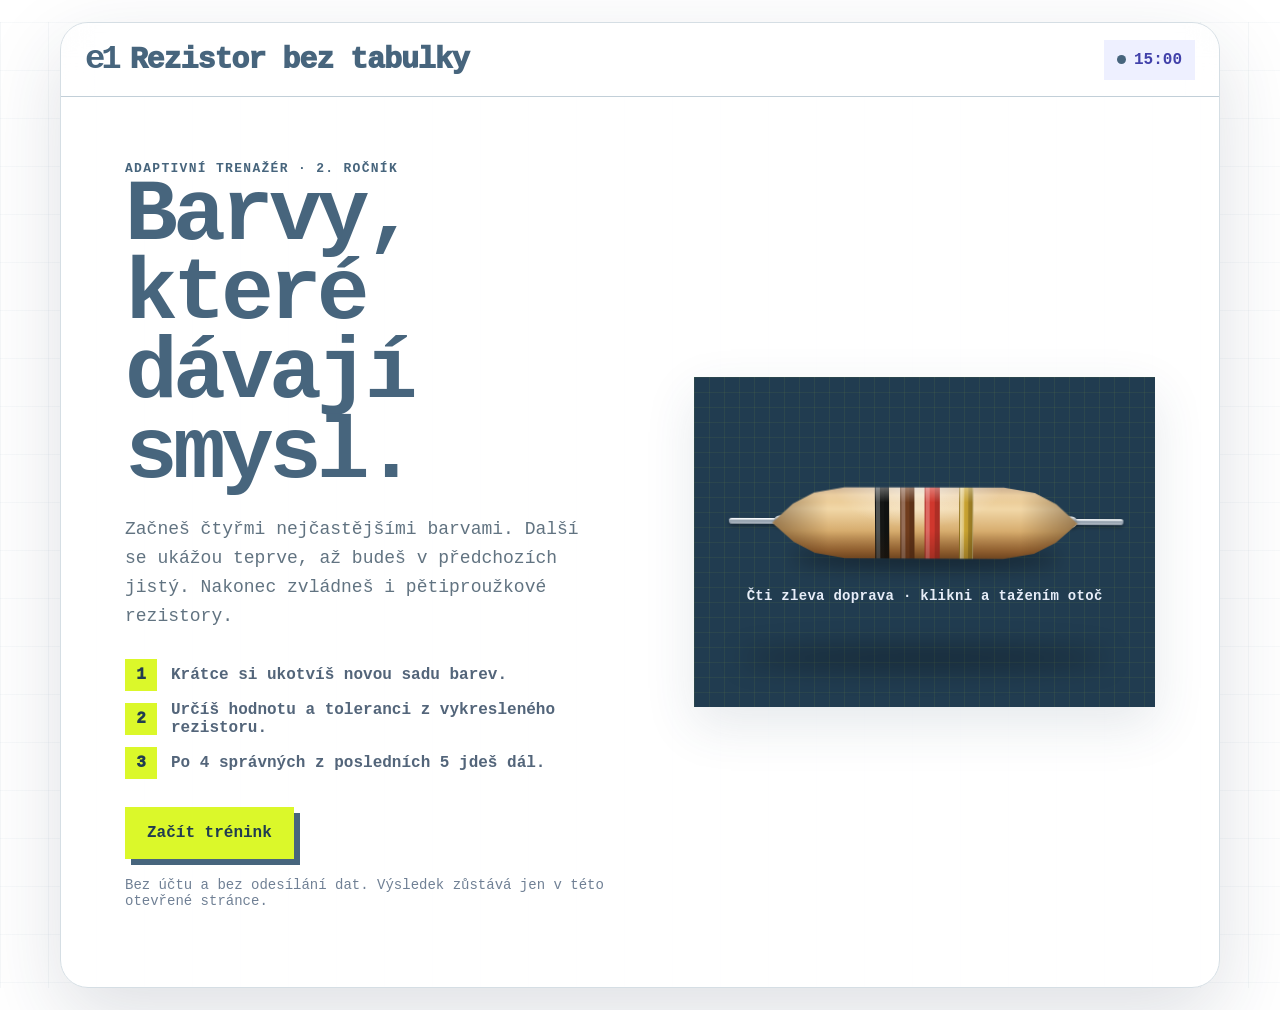
<file: docs/trenazer-rezistoru.html>
<!doctype html>
<html lang="cs">
<head>
  <meta charset="utf-8">
  <meta name="viewport" content="width=device-width, initial-scale=1">
  <meta http-equiv="Content-Security-Policy" content="default-src 'none'; style-src 'self' 'unsafe-inline'; script-src 'unsafe-inline'; img-src data:; connect-src 'none'; font-src 'none'; base-uri 'none'; form-action 'none'">
  <meta name="description" content="Offline adaptivní trenažér barevného kódu čtyřproužkových a pětiproužkových rezistorů.">
  <title>Rezistor bez tabulky</title>
  <style>
    :root {
      color-scheme: light;
      --ink: #14213d;
      --muted: #607086;
      --paper: #eef3f9;
      --card: #ffffff;
      --accent: #5b5bd6;
      --accent-dark: #4141aa;
      --green: #087f5b;
      --green-soft: #e9fbf4;
      --red-soft: #fff0f3;
      --line: #d9e2ec;
      --bench: #101827;
      --focus: #0ea5e9;
    }

    * { box-sizing: border-box; }
    html { min-width: 320px; background: var(--paper); }
    body {
      margin: 0;
      min-height: 100vh;
      font-family: system-ui, -apple-system, "Segoe UI", sans-serif;
      color: var(--ink);
      background:
        radial-gradient(circle at 8% 4%, rgba(91, 91, 214, .17), transparent 30rem),
        radial-gradient(circle at 92% 88%, rgba(14, 165, 233, .13), transparent 34rem),
        linear-gradient(145deg, #f7f9fc, var(--paper) 52%, #e7eef8);
    }
    button, input, select { font: inherit; }
    button { touch-action: manipulation; }
    button:focus-visible, input:focus-visible, select:focus-visible {
      outline: 4px solid color-mix(in srgb, var(--focus) 38%, transparent);
      outline-offset: 3px;
    }
    [hidden] { display: none !important; }

    .app {
      width: min(1160px, calc(100% - 28px));
      margin: 22px auto;
      min-height: calc(100vh - 44px);
      background: rgba(255, 255, 255, .94);
      border: 1px solid var(--line);
      border-radius: 28px;
      box-shadow: 0 28px 80px rgba(35, 48, 76, .15);
      overflow: hidden;
      display: flex;
      flex-direction: column;
    }

    .topbar {
      min-height: 74px;
      display: flex;
      align-items: center;
      gap: 20px;
      padding: 14px 24px;
      border-bottom: 1px solid var(--line);
      background: rgba(255, 255, 255, .88);
      backdrop-filter: blur(14px);
    }
    .brand {
      font-weight: 950;
      letter-spacing: -.035em;
      font-size: clamp(21px, 2.6vw, 30px);
      white-space: nowrap;
    }
    .top-status { margin-left: auto; display: flex; gap: 10px; align-items: center; }
    .status-pill {
      min-height: 40px;
      display: inline-flex;
      align-items: center;
      gap: 8px;
      padding: 8px 13px;
      border-radius: 999px;
      background: #eef0ff;
      color: #4141aa;
      font-weight: 800;
      font-variant-numeric: tabular-nums;
    }
    .status-pill.time-up { background: #fff3cd; color: #7a4a00; }
    .icon-dot { width: 9px; height: 9px; border-radius: 50%; background: var(--accent); }
    .quiet-button {
      min-height: 40px;
      border: 1px solid var(--line);
      border-radius: 12px;
      background: transparent;
      color: var(--ink);
      padding: 8px 13px;
      font-weight: 800;
      cursor: pointer;
    }
    .quiet-button:hover { background: #f2f5fa; }

    .screen { flex: 1; animation: enter .28s ease-out; }
    @keyframes enter { from { opacity: 0; transform: translateY(7px); } }

    .intro {
      display: grid;
      grid-template-columns: minmax(0, 1.02fr) minmax(390px, .98fr);
      gap: clamp(28px, 5vw, 64px);
      padding: clamp(30px, 5vw, 68px);
      align-items: center;
    }
    .eyebrow {
      color: var(--accent);
      font-weight: 950;
      letter-spacing: .12em;
      text-transform: uppercase;
      font-size: 13px;
    }
    h1, h2, h3, p { margin-top: 0; }
    h1 {
      max-width: 9ch;
      margin-bottom: 22px;
      font-size: clamp(43px, 6vw, 76px);
      line-height: .96;
      letter-spacing: -.058em;
    }
    h2 { font-size: clamp(31px, 4.2vw, 50px); line-height: 1.02; letter-spacing: -.045em; margin-bottom: 14px; }
    h3 { font-size: 20px; letter-spacing: -.02em; margin-bottom: 8px; }
    .lead-copy { max-width: 58ch; color: var(--muted); font-size: 18px; line-height: 1.62; }
    .primary {
      min-height: 52px;
      border: 0;
      border-radius: 14px;
      padding: 14px 22px;
      background: linear-gradient(135deg, #6d6de3, var(--accent));
      color: white;
      font-weight: 900;
      cursor: pointer;
      box-shadow: 0 10px 24px rgba(91, 91, 214, .28);
    }
    .primary:hover { background: linear-gradient(135deg, #5555c6, var(--accent-dark)); }
    .primary:disabled { opacity: .5; cursor: not-allowed; box-shadow: none; }
    .secondary {
      min-height: 50px;
      border: 1px solid var(--line);
      border-radius: 14px;
      padding: 13px 20px;
      background: white;
      color: var(--ink);
      font-weight: 850;
      cursor: pointer;
    }
    .secondary:hover { background: #f3f6fb; }
    .link-button {
      min-height: 46px;
      border: 0;
      padding: 8px 12px;
      background: transparent;
      color: #4949b8;
      font-weight: 850;
      text-decoration: underline;
      text-underline-offset: 4px;
      cursor: pointer;
    }
    .button-row { display: flex; flex-wrap: wrap; gap: 12px; align-items: center; }

    .bench {
      min-height: 330px;
      display: grid;
      place-items: center;
      padding: 32px;
      border-radius: 24px;
      background:
        radial-gradient(circle at 50% 42%, rgba(91,91,214,.2), transparent 48%),
        linear-gradient(rgba(139,161,199,.08) 1px, transparent 1px),
        linear-gradient(90deg, rgba(139,161,199,.08) 1px, transparent 1px),
        var(--bench);
      background-size: 28px 28px;
      position: relative;
      overflow: hidden;
    }
    .bench::after {
      content: "";
      position: absolute;
      inset: auto 10% 12% 10%;
      height: 20px;
      border-radius: 50%;
      background: rgba(0,0,0,.34);
      filter: blur(13px);
    }
    .resistor-wrap { width: min(100%, 560px); padding: 20px 0 36px; position: relative; z-index: 1; perspective: 900px; }
    .resistor {
      --rot-x: -7deg;
      --rot-y: -2deg;
      --lift: 0px;
      height: 116px;
      position: relative;
      display: flex;
      align-items: center;
      justify-content: center;
      transform-style: preserve-3d;
      transform: rotateX(var(--rot-x)) rotateY(var(--rot-y)) translateY(var(--lift));
      transition: transform .45s cubic-bezier(.2,.8,.2,1);
      cursor: grab;
      touch-action: none;
      user-select: none;
      will-change: transform;
    }
    .resistor.is-dragging {
      --lift: -2px;
      cursor: grabbing;
      transition: none;
    }
    .resistor:focus-visible {
      outline: 4px solid rgba(14,165,233,.5);
      outline-offset: 8px;
      border-radius: 18px;
    }
    .resistor::after {
      content: "";
      position: absolute;
      z-index: 0;
      width: 70%;
      height: 18px;
      top: calc(50% + 31px);
      border-radius: 50%;
      background: rgba(0,0,0,.46);
      filter: blur(10px);
      transform: translateZ(-22px);
      pointer-events: none;
    }
    @media (hover: hover) {
      .bench:hover .resistor:not(.is-dragging) { --lift: -2px; }
    }
    .lead {
      position: absolute;
      z-index: 1;
      width: 100%;
      height: 6px;
      border-radius: 99px;
      background: linear-gradient(#f8fafc 0 15%, #9aa6b2 40% 68%, #dce3e8 100%);
      box-shadow: 0 2px 4px rgba(0,0,0,.38), inset 0 -1px rgba(51,65,85,.38);
      transform: translateZ(-5px);
    }
    .lead::before,
    .lead::after {
      content: "";
      position: absolute;
      top: 50%;
      width: 24px;
      height: 11px;
      border-radius: 8px;
      background: linear-gradient(#eef2f4, #7b8790 48%, #cbd3d8);
      box-shadow: 0 2px 4px rgba(0,0,0,.28);
      transform: translateY(-50%);
    }
    .lead::before { left: 11.5%; }
    .lead::after { right: 11.5%; }
    .resistor-body {
      z-index: 2;
      position: relative;
      width: 76%;
      height: 86px;
      border: 2px solid rgba(77, 51, 25, .42);
      border-radius: 18px;
      clip-path: polygon(0 50%, 7% 28%, 14% 15%, 24% 9%, 76% 9%, 86% 15%, 93% 28%, 100% 50%, 93% 72%, 86% 85%, 76% 91%, 24% 91%, 14% 85%, 7% 72%);
      background:
        radial-gradient(ellipse at 48% 4%, rgba(255,255,255,.68), transparent 38%),
        linear-gradient(to bottom, #8d6034 0%, #e7c48d 16%, #f1d7a7 33%, #d5aa6b 61%, #a66f38 84%, #72451f 100%);
      display: flex;
      justify-content: center;
      gap: var(--band-gap, 6%);
      padding: 0 var(--band-pad, 16%);
      filter: drop-shadow(0 10px 8px rgba(0,0,0,.35));
      transform: translateZ(12px);
      transform-style: preserve-3d;
      overflow: hidden;
    }
    .resistor-body::before,
    .resistor-body::after {
      content: "";
      position: absolute;
      inset: 0;
      z-index: 2;
      pointer-events: none;
    }
    .resistor-body::before {
      background: linear-gradient(90deg, rgba(55,29,8,.4), transparent 18%, transparent 82%, rgba(55,29,8,.4));
    }
    .resistor-body::after {
      background: linear-gradient(to bottom, rgba(255,255,255,.48), transparent 25%, transparent 59%, rgba(48,24,6,.34));
    }
    .resistor-body.five { --band-gap: 4.5%; --band-pad: 14%; }
    .band {
      position: relative;
      z-index: 1;
      flex: 0 0 8.5%;
      min-width: 14px;
      height: 100%;
      border-inline: 1px solid rgba(0,0,0,.18);
      box-shadow: inset 4px 0 rgba(255,255,255,.25), inset -4px 0 rgba(0,0,0,.16);
      filter: saturate(1.08) contrast(1.03);
    }
    .band:last-child { margin-left: 5%; }
    .band.white-band { border-color: #86837d; }
    .band.metal { background-image: linear-gradient(90deg, rgba(255,255,255,.42), transparent 38%, rgba(91,70,15,.2)); }
    .resistor-caption {
      margin-top: 8px;
      text-align: center;
      color: #e7edf8;
      font-size: 14px;
      font-weight: 800;
      letter-spacing: .02em;
    }
    .tip-ribbon {
      position: absolute;
      left: 20px; right: 20px; bottom: 17px;
      color: #aebbd0;
      text-align: center;
      font-size: 13px;
    }

    .route-map { display: grid; gap: 10px; margin: 28px 0; }
    .route-item { display: grid; grid-template-columns: 34px 1fr; gap: 12px; align-items: center; font-weight: 750; color: #53657a; }
    .route-num { width: 32px; height: 32px; border-radius: 10px; display: grid; place-items: center; background: #e8eaff; color: #4949b8; font-weight: 950; }
    .privacy-note { margin-top: 18px; color: #708095; font-size: 14px; }

    .lesson { padding: clamp(28px, 5vw, 58px); }
    .lesson-head { max-width: 730px; }
    .stage-kicker { display: flex; align-items: center; gap: 10px; color: var(--accent); font-weight: 900; margin-bottom: 12px; }
    .stage-kicker span:first-child { display: grid; place-items: center; width: 34px; height: 34px; border-radius: 10px; background: var(--red-soft); }
    .memory-grid {
      display: grid;
      grid-template-columns: repeat(auto-fit, minmax(150px, 1fr));
      gap: 14px;
      margin: 28px 0;
    }
    .memory-card {
      min-height: 154px;
      border: 1px solid var(--line);
      border-radius: 18px;
      padding: 16px;
      background: #ffffff;
      display: grid;
      align-content: space-between;
      gap: 12px;
      box-shadow: 0 8px 24px rgba(35,48,76,.07);
    }
    .swatch { height: 48px; border-radius: 12px; border: 1px solid rgba(0,0,0,.2); box-shadow: inset 0 2px rgba(255,255,255,.28); }
    .memory-card strong { font-size: 20px; }
    .memory-card .mapping { color: var(--muted); font-weight: 750; }
    .rule-card {
      margin: 26px 0;
      padding: 22px;
      border-radius: 18px;
      background: #f2f5fb;
      border: 1px solid #dce4ef;
    }
    .rule-flow { display: flex; flex-wrap: wrap; gap: 9px; align-items: center; margin-top: 12px; }
    .rule-chip { padding: 9px 12px; border-radius: 11px; background: white; border: 1px solid #d8e1ec; font-weight: 850; }
    .rule-arrow { color: var(--muted); font-weight: 900; }
    .lesson-note { color: var(--muted); font-size: 15px; max-width: 66ch; }

    .practice { padding: clamp(20px, 3.5vw, 40px); }
    .practice-grid { display: grid; grid-template-columns: minmax(0, 1.05fr) minmax(340px, .95fr); gap: clamp(22px, 4vw, 44px); align-items: start; }
    .practice-meta { margin-bottom: 16px; }
    .meta-line { display: flex; justify-content: space-between; gap: 14px; align-items: end; }
    .meta-line h2 { margin: 0; font-size: clamp(26px, 3.3vw, 38px); }
    .attempt-label { color: var(--muted); font-weight: 800; white-space: nowrap; }
    .mastery-row { display: flex; gap: 8px; margin-top: 12px; align-items: center; }
    .mastery-dot { width: 24px; height: 9px; border-radius: 99px; background: #dce4ee; }
    .mastery-dot.good { background: #10a277; }
    .mastery-dot.bad { background: #ee6b7a; }
    .mastery-caption { margin-left: 6px; color: var(--muted); font-size: 13px; font-weight: 750; }

    .answer-card { border: 1px solid var(--line); border-radius: 22px; padding: 24px; background: white; box-shadow: 0 14px 36px rgba(35,48,76,.09); }
    .question-label { color: var(--muted); font-size: 14px; font-weight: 850; text-transform: uppercase; letter-spacing: .08em; }
    .value-row { display: grid; grid-template-columns: minmax(0, 1fr) 116px; gap: 10px; margin: 9px 0 22px; }
    .value-input, .unit-select {
      min-height: 56px;
      border: 2px solid #cbd6e2;
      border-radius: 13px;
      background: #fbfdff;
      color: var(--ink);
      padding: 10px 14px;
      font-weight: 850;
    }
    .value-input { font-size: 24px; min-width: 0; }
    .unit-select { font-size: 18px; }
    .tol-options { display: grid; grid-template-columns: repeat(2, minmax(0, 1fr)); gap: 10px; margin: 9px 0 18px; }
    .tol-option { position: relative; }
    .tol-option input { position: absolute; opacity: 0; pointer-events: none; }
    .tol-option label {
      min-height: 52px;
      display: flex;
      align-items: center;
      gap: 10px;
      border: 2px solid #d5dfe9;
      border-radius: 13px;
      padding: 10px 12px;
      font-weight: 900;
      cursor: pointer;
      background: #fbfdff;
    }
    .tol-option input:checked + label { border-color: var(--accent); box-shadow: 0 0 0 3px #e5e7ff; }
    .tol-option input:focus-visible + label { outline: 4px solid color-mix(in srgb, var(--focus) 38%, transparent); outline-offset: 2px; }
    .tol-swatch { width: 14px; align-self: stretch; min-height: 28px; border-radius: 5px; border: 1px solid rgba(0,0,0,.2); }
    .validation {
      min-height: 22px;
      margin: -7px 0 10px;
      color: #b4234d;
      font-size: 14px;
      font-weight: 800;
    }

    .feedback { margin-top: 18px; padding: 18px; border-radius: 16px; border: 1px solid transparent; }
    .feedback.correct { background: var(--green-soft); border-color: #b8ead8; }
    .feedback.wrong { background: var(--red-soft); border-color: #ffc9d2; }
    .feedback-title { font-size: 20px; font-weight: 950; margin-bottom: 5px; }
    .feedback p { color: #526276; line-height: 1.45; margin-bottom: 12px; }
    .breakdown { display: flex; gap: 8px; flex-wrap: wrap; margin: 12px 0 16px; }
    .decode-chip {
      display: grid;
      grid-template-columns: 16px auto;
      align-items: stretch;
      gap: 8px;
      min-height: 40px;
      padding: 7px 10px 7px 7px;
      border-radius: 10px;
      background: rgba(255,255,255,.88);
      border: 1px solid rgba(0,0,0,.12);
      font-weight: 900;
    }
    .decode-color { border-radius: 5px; border: 1px solid rgba(0,0,0,.2); min-height: 25px; }
    .answer-actions { display: flex; flex-wrap: wrap; gap: 10px; align-items: center; }

    .stage-done, .summary { padding: clamp(32px, 6vw, 74px); }
    .celebrate { width: 62px; height: 62px; border-radius: 18px; display: grid; place-items: center; background: var(--green-soft); color: var(--green); font-size: 30px; font-weight: 950; margin-bottom: 24px; }
    .stage-done .lead-copy { margin-bottom: 26px; }
    .mini-stats { display: flex; flex-wrap: wrap; gap: 12px; margin: 24px 0 30px; }
    .mini-stat { min-width: 140px; padding: 16px; border: 1px solid var(--line); border-radius: 15px; background: white; }
    .mini-stat strong { display: block; font-size: 28px; letter-spacing: -.03em; }
    .mini-stat span { color: var(--muted); font-weight: 750; font-size: 14px; }

    .summary-grid { display: grid; grid-template-columns: .8fr 1.2fr; gap: 34px; margin-top: 28px; }
    .score-panel { padding: 24px; border-radius: 20px; background: var(--bench); color: white; }
    .score-big { font-size: clamp(62px, 9vw, 100px); font-weight: 950; line-height: 1; letter-spacing: -.065em; }
    .score-panel p { color: #c7d4cf; }
    .score-panel .mini-stat { color: var(--ink); }
    .error-list { display: grid; gap: 10px; }
    .error-row { display: grid; grid-template-columns: 58px 1fr auto; gap: 13px; align-items: center; padding: 11px; border: 1px solid var(--line); border-radius: 13px; background: white; }
    .error-swatch { height: 38px; border-radius: 9px; border: 1px solid rgba(0,0,0,.22); }
    .error-row strong { display: block; }
    .error-row small { color: var(--muted); }
    .error-count { font-size: 22px; font-weight: 950; color: var(--accent); }
    .empty-errors { padding: 20px; border-radius: 16px; background: var(--green-soft); color: var(--green); font-weight: 850; }
    .report-note { color: var(--muted); font-size: 14px; margin-top: 18px; }

    .screen-reader { position: absolute; width: 1px; height: 1px; padding: 0; margin: -1px; overflow: hidden; clip: rect(0,0,0,0); white-space: nowrap; border: 0; }

    .modal {
      position: fixed;
      inset: 0;
      z-index: 20;
      display: grid;
      place-items: center;
      padding: 20px;
      background: rgba(18, 27, 24, .68);
      backdrop-filter: blur(4px);
    }
    .modal-card {
      width: min(100%, 480px);
      padding: 26px;
      border-radius: 20px;
      background: var(--card);
      border: 1px solid var(--line);
      box-shadow: 0 24px 70px rgba(0,0,0,.3);
    }
    .modal-card p { color: var(--muted); line-height: 1.55; }

    @media (prefers-reduced-motion: reduce) {
      .resistor { transition: none; }
      .bench:hover .resistor { --lift: 0px; }
    }

    @media (max-width: 850px) {
      .intro, .practice-grid, .summary-grid { grid-template-columns: 1fr; }
      .intro { padding: 34px; }
      .bench { min-height: 260px; order: -1; }
      .practice-grid .answer-card { max-width: none; }
    }
    @media (max-width: 560px) {
      .app { width: 100%; min-height: 100vh; margin: 0; border: 0; border-radius: 0; }
      .topbar { padding: 12px 15px; flex-wrap: wrap; }
      .top-status { margin-left: 0; width: 100%; }
      .quiet-button { margin-left: auto; }
      .intro, .lesson, .practice, .stage-done, .summary { padding: 24px 18px; }
      .intro { gap: 24px; }
      .bench { min-height: 220px; padding: 18px; }
      .resistor { height: 94px; }
      .resistor-body { height: 72px; }
      .value-row { grid-template-columns: 1fr 95px; }
      .answer-card { padding: 18px; }
      .tol-options { grid-template-columns: 1fr; }
      .meta-line { align-items: start; flex-direction: column; gap: 4px; }
      h1 { font-size: 45px; }
    }

    @media print {
      @page { margin: 12mm; size: A4 portrait; }
      body { background: white; color: #111; }
      .app { width: 100%; min-height: 0; margin: 0; border: 0; border-radius: 0; box-shadow: none; }
      .topbar, .screen:not(#summaryScreen), .summary .button-row, .report-note { display: none !important; }
      #summaryScreen { display: block !important; padding: 0; animation: none; }
      .summary-grid { grid-template-columns: .75fr 1.25fr; gap: 18px; }
      .score-panel { print-color-adjust: exact; -webkit-print-color-adjust: exact; }
      .error-swatch { print-color-adjust: exact; -webkit-print-color-adjust: exact; }
      .error-row { break-inside: avoid; }
      h2 { font-size: 32px; }
    }
  </style>
  <link rel="stylesheet" href="spsei-theme.css">
</head>
<body class="resistor-app">
  <main class="app">
    <header class="topbar">
      <a class="brand" href="index.html" aria-label="Zpět na rozcestník fyzikálních aplikací">Rezistor bez tabulky</a>
      <div class="top-status">
        <div class="status-pill" id="timerPill" title="Doporučená délka práce">
          <span class="icon-dot"></span><span id="timerText">15:00</span>
        </div>
        <button class="quiet-button" id="resetBtn" type="button" hidden>Nový trénink</button>
      </div>
    </header>

    <section class="screen intro" id="introScreen">
      <div>
        <div class="eyebrow">Adaptivní trenažér · 2. ročník</div>
        <h1>Barvy, které dávají smysl.</h1>
        <p class="lead-copy">Začneš čtyřmi nejčastějšími barvami. Další se ukážou teprve, až budeš v předchozích jistý. Nakonec zvládneš i pětiproužkové rezistory.</p>
        <div class="route-map" aria-label="Průběh tréninku">
          <div class="route-item"><span class="route-num">1</span><span>Krátce si ukotvíš novou sadu barev.</span></div>
          <div class="route-item"><span class="route-num">2</span><span>Určíš hodnotu a toleranci z vykresleného rezistoru.</span></div>
          <div class="route-item"><span class="route-num">3</span><span>Po 4 správných z posledních 5 jdeš dál.</span></div>
        </div>
        <button class="primary" id="startBtn" type="button">Začít trénink</button>
        <p class="privacy-note">Bez účtu a bez odesílání dat. Výsledek zůstává jen v této otevřené stránce.</p>
      </div>
      <div class="bench" aria-label="Vykreslený čtyřproužkový rezistor">
        <div class="resistor-wrap">
          <div class="resistor" data-rotatable tabindex="0" role="img" aria-label="Interaktivní 3D model čtyřproužkového rezistoru. Kliknutím a tažením jej otočíš." aria-keyshortcuts="ArrowLeft ArrowRight ArrowUp ArrowDown Home" title="Klikni a táhni pro otočení. Šipkami lze model otočit z klávesnice.">
            <div class="lead"></div>
            <div class="resistor-body" id="introResistor">
              <span class="band" style="background:#171918"></span>
              <span class="band" style="background:#6d3f22"></span>
              <span class="band" style="background:#c53b32"></span>
              <span class="band metal" style="background-color:#c5a33c"></span>
            </div>
          </div>
          <div class="resistor-caption">Čti zleva doprava · klikni a tažením otoč</div>
        </div>
      </div>
    </section>

    <section class="screen lesson" id="lessonScreen" hidden>
      <div class="lesson-head">
        <div class="stage-kicker"><span id="lessonStageNum">1</span><span id="lessonKicker">Nová sada</span></div>
        <h2 id="lessonTitle"></h2>
        <p class="lead-copy" id="lessonLead"></p>
      </div>
      <div id="lessonContent"></div>
      <p class="lesson-note">Proužky si můžeš prohlédnout teď. V otázkách už nápovědní tabulku neuvidíš; po chybě se ukáže jen rozklad daného rezistoru.</p>
      <button class="primary" id="beginStageBtn" type="button">Jdu na příklady</button>
    </section>

    <section class="screen practice" id="practiceScreen" hidden>
      <div class="practice-grid">
        <div>
          <div class="practice-meta">
            <div class="meta-line">
              <h2 id="practiceTitle"></h2>
              <div class="attempt-label" id="attemptLabel">Příklad 1</div>
            </div>
            <div class="mastery-row" id="masteryRow" aria-label="Posledních pět odpovědí"></div>
          </div>
          <div class="bench" id="questionBench">
            <div class="resistor-wrap">
              <div class="resistor" data-rotatable tabindex="0" role="img" aria-label="Interaktivní 3D model rezistoru k určení. Kliknutím a tažením jej otočíš." aria-keyshortcuts="ArrowLeft ArrowRight ArrowUp ArrowDown Home" title="Klikni a táhni pro otočení. Šipkami lze model otočit z klávesnice.">
                <div class="lead"></div>
                <div class="resistor-body" id="questionResistor"></div>
              </div>
              <div class="resistor-caption" id="bandCountCaption"></div>
            </div>
            <div class="tip-ribbon">Tolerance je poslední, mírně odsazený proužek vpravo.</div>
          </div>
        </div>

        <form class="answer-card" id="answerForm" novalidate>
          <div class="question-label">Hodnota rezistoru</div>
          <label class="screen-reader" for="valueInput">Číselná hodnota</label>
          <div class="value-row">
            <input class="value-input" id="valueInput" type="text" inputmode="decimal" autocomplete="off" placeholder="např. 4,7">
            <label class="screen-reader" for="unitSelect">Jednotka</label>
            <select class="unit-select" id="unitSelect">
              <option value="1">Ω</option>
              <option value="1000">kΩ</option>
              <option value="1000000">MΩ</option>
            </select>
          </div>
          <fieldset style="border:0;padding:0;margin:0">
            <legend class="question-label">Tolerance</legend>
            <div class="tol-options" id="toleranceOptions"></div>
          </fieldset>
          <div class="validation" id="validationMsg" role="alert"></div>
          <div class="answer-actions" id="checkActions">
            <button class="primary" type="submit">Zkontrolovat</button>
            <button class="link-button" id="dontKnowBtn" type="button">Nevím — ukaž postup</button>
          </div>
          <div class="feedback" id="feedbackPanel" role="status" aria-live="polite" hidden>
            <div class="feedback-title" id="feedbackTitle"></div>
            <p id="feedbackText"></p>
            <div class="breakdown" id="breakdown"></div>
            <button class="primary" id="nextBtn" type="button">Další příklad</button>
          </div>
        </form>
      </div>
    </section>

    <section class="screen stage-done" id="stageDoneScreen" hidden>
      <div class="celebrate" aria-hidden="true">✓</div>
      <div class="eyebrow">Úroveň zvládnuta</div>
      <h2 id="stageDoneTitle"></h2>
      <p class="lead-copy" id="stageDoneText"></p>
      <div class="mini-stats" id="stageMiniStats"></div>
      <button class="primary" id="continueBtn" type="button">Přidat další barvy</button>
    </section>

    <section class="screen summary" id="summaryScreen" hidden>
      <div class="eyebrow">Můj přehled</div>
      <h2>Co už umím a co ještě procvičit</h2>
      <p class="lead-copy" id="summaryLead"></p>
      <div class="summary-grid">
        <div class="score-panel">
          <div class="score-big" id="scoreBig">0 %</div>
          <p id="scoreCopy"></p>
          <div class="mini-stats" id="summaryStats"></div>
        </div>
        <div>
          <h3>Barvy v chybných odpovědích</h3>
          <div class="error-list" id="errorList"></div>
          <p class="report-note">Počet říká, kolikrát byl daný proužek součástí chybně rozluštěné pozice. Přehled neobsahuje jméno ani jiné osobní údaje.</p>
        </div>
      </div>
      <div class="button-row" style="margin-top:28px">
        <button class="primary" id="printBtn" type="button">Vytisknout přehled</button>
        <button class="secondary" id="mixedBtn" type="button">Pokračovat v míchaném tréninku</button>
      </div>
    </section>

    <div class="modal" id="resetModal" role="dialog" aria-modal="true" aria-labelledby="resetTitle" hidden>
      <div class="modal-card">
        <h3 id="resetTitle">Začít úplně znovu?</h3>
        <p>Dosavadní průběh této otevřené stránky se smaže. Vytištěný přehled tím ovlivněn nebude.</p>
        <div class="button-row">
          <button class="secondary" id="cancelResetBtn" type="button">Pokračovat v tréninku</button>
          <button class="primary" id="confirmResetBtn" type="button">Ano, začít znovu</button>
        </div>
      </div>
    </div>

    <div class="screen-reader" id="liveRegion" aria-live="polite"></div>
  </main>

  <script>
    (() => {
      "use strict";

      const COLORS = [
        { key: "black", name: "Černá", digit: 0, hex: "#171918" },
        { key: "brown", name: "Hnědá", digit: 1, hex: "#6d3f22" },
        { key: "red", name: "Červená", digit: 2, hex: "#c53b32" },
        { key: "orange", name: "Oranžová", digit: 3, hex: "#e77b23" },
        { key: "yellow", name: "Žlutá", digit: 4, hex: "#e1b91f" },
        { key: "green", name: "Zelená", digit: 5, hex: "#33885e" },
        { key: "blue", name: "Modrá", digit: 6, hex: "#3066b0" },
        { key: "violet", name: "Fialová", digit: 7, hex: "#7451a5" },
        { key: "gray", name: "Šedá", digit: 8, hex: "#777b7e" },
        { key: "white", name: "Bílá", digit: 9, hex: "#f5f3ea" }
      ];
      const METALS = {
        gold: { key: "gold", name: "Zlatá", hex: "#c5a33c", multiplier: -1, tolerance: 5 },
        silver: { key: "silver", name: "Stříbrná", hex: "#b9bdba", multiplier: -2, tolerance: 10 }
      };
      const TOLERANCES = {
        brown: { key: "brown", name: "Hnědá", hex: "#6d3f22", tolerance: 1 },
        red: { key: "red", name: "Červená", hex: "#c53b32", tolerance: 2 },
        gold: METALS.gold,
        silver: METALS.silver
      };
      const STAGES = [
        {
          title: "Čtyřproužkový základ",
          lead: "První dva proužky jsou číslice, třetí násobí a poslední určuje toleranci. Začni čtyřmi barvami, které tvoří pevnou osu 0–3.",
          bandCount: 4, digits: [0,1,2,3], multipliers: [0,1,2,3],
          tolerances: ["gold","silver"], intro: [0,1,2,3], kicker: "První čtyři barvy"
        },
        {
          title: "Přidáváme žlutou a zelenou",
          lead: "Navazují přímo po oranžové. Starší barvy už máš v paměti, proto teď ukazujeme jen dvě nové.",
          bandCount: 4, digits: [0,1,2,3,4,5], multipliers: [0,1,2,3,4,5],
          tolerances: ["gold","silver"], intro: [4,5], kicker: "Dvě nové barvy"
        },
        {
          title: "Přidáváme modrou a fialovou",
          lead: "Další dvojice doplní číslice 6 a 7. Současně se objeví přesnější tolerance ±1 % a ±2 %.",
          bandCount: 4, digits: [0,1,2,3,4,5,6,7], multipliers: [0,1,2,3,4,5,6],
          tolerances: ["brown","red","gold","silver"], intro: [6,7], kicker: "Další dvě barvy",
          toleranceIntro: ["brown","red"]
        },
        {
          title: "Celá řada 0–9",
          lead: "Šedá a bílá uzavírají číselnou řadu. Po této úrovni umíš celý čtyřproužkový kód.",
          bandCount: 4, digits: [0,1,2,3,4,5,6,7,8,9], multipliers: [0,1,2,3,4,5,6],
          tolerances: ["brown","red","gold","silver"], intro: [8,9], kicker: "Poslední dvě číslice"
        },
        {
          title: "Pětiproužkové rezistory",
          lead: "Teď čteš tři číslice, potom násobitel a nakonec toleranci. Přibydou také desetinné násobitele zlatá ×0,1 a stříbrná ×0,01.",
          bandCount: 5, digits: [0,1,2,3,4,5,6,7,8,9], multipliers: [-2,-1,0,1,2,3,4,5,6],
          tolerances: ["brown","red","gold","silver"], intro: [], kicker: "Tři číslice místo dvou",
          metalIntro: true
        }
      ];

      const el = id => document.getElementById(id);
      const screens = ["introScreen","lessonScreen","practiceScreen","stageDoneScreen","summaryScreen"];
      const state = {
        stageIndex: 0,
        stageStats: STAGES.map(() => ({ attempts: 0, correct: 0, recent: [] })),
        totalAttempts: 0,
        totalCorrect: 0,
        colorStats: {},
        question: null,
        lastKey: "",
        answered: false,
        stageMastered: false,
        startedAt: null,
        timerId: null,
        mixed: false,
        mixedCount: 0
      };

      function showScreen(id) {
        screens.forEach(screenId => { el(screenId).hidden = screenId !== id; });
        window.scrollTo({ top: 0, behavior: "smooth" });
      }

      function randomItem(items) {
        return items[Math.floor(Math.random() * items.length)];
      }

      function colorForMultiplier(exp) {
        if (exp === -1) return METALS.gold;
        if (exp === -2) return METALS.silver;
        return COLORS[exp];
      }

      function makeQuestion() {
        const config = state.mixed
          ? { ...STAGES[randomItem([0,1,2,3,4])], digits: COLORS.map(c => c.digit), tolerances: ["brown","red","gold","silver"] }
          : STAGES[state.stageIndex];
        let question;
        let tries = 0;
        do {
          const sigCount = config.bandCount === 5 ? 3 : 2;
          const firstChoices = config.digits.filter(n => n !== 0);
          const digitValues = [randomItem(firstChoices)];
          for (let i = 1; i < sigCount; i++) digitValues.push(randomItem(config.digits));
          const multiplier = randomItem(config.multipliers);
          const toleranceKey = randomItem(config.tolerances);
          const significant = Number(digitValues.join(""));
          const value = significant * Math.pow(10, multiplier);
          const bands = [
            ...digitValues.map(n => COLORS[n]),
            colorForMultiplier(multiplier),
            TOLERANCES[toleranceKey]
          ];
          question = { config, sigCount, digitValues, multiplier, toleranceKey, tolerance: TOLERANCES[toleranceKey].tolerance, significant, value, bands };
          question.key = [config.bandCount, ...digitValues, multiplier, toleranceKey].join("-");
          tries++;
        } while (question.key === state.lastKey && tries < 20);
        state.lastKey = question.key;
        state.question = question;
      }

      function bandClass(color) {
        return "band" + (color.key === "white" ? " white-band" : "") + (color.key === "gold" || color.key === "silver" ? " metal" : "");
      }

      function renderQuestion() {
        makeQuestion();
        const q = state.question;
        el("questionResistor").className = "resistor-body" + (q.config.bandCount === 5 ? " five" : "");
        el("questionResistor").innerHTML = q.bands.map((color, index) =>
          '<span class="' + bandClass(color) + '" style="background-color:' + color.hex + '" data-key="' + color.key + '" data-position="' + index + '"></span>'
        ).join("");
        el("bandCountCaption").textContent = (q.config.bandCount === 5 ? "Pětiproužkový rezistor" : "Čtyřproužkový rezistor") + " · tažením otoč";
        el("practiceTitle").textContent = state.mixed ? "Míchaný trénink" : q.config.title;
        const stats = state.mixed ? null : state.stageStats[state.stageIndex];
        el("attemptLabel").textContent = state.mixed ? "Příklad " + (state.mixedCount + 1) : "Příklad " + (stats.attempts + 1);
        renderMastery(stats);
        renderToleranceOptions(q.config.tolerances);
        el("valueInput").value = "";
        el("unitSelect").value = "1";
        el("validationMsg").textContent = "";
        el("feedbackPanel").hidden = true;
        el("checkActions").hidden = false;
        el("answerForm").querySelectorAll("input,select,button").forEach(node => node.disabled = false);
        el("feedbackPanel").querySelectorAll("button").forEach(node => node.disabled = false);
        state.answered = false;
        state.stageMastered = false;
        setTimeout(() => el("valueInput").focus(), 50);
      }

      function renderToleranceOptions(keys) {
        el("toleranceOptions").innerHTML = keys.map(key => {
          const t = TOLERANCES[key];
          return '<div class="tol-option"><input type="radio" name="tolerance" id="tol-' + key + '" value="' + key + '">' +
            '<label for="tol-' + key + '"><span class="tol-swatch" style="background:' + t.hex + '"></span><span>±' + t.tolerance + ' %</span></label></div>';
        }).join("");
      }

      function renderMastery(stats) {
        const recent = stats ? stats.recent.slice(-5) : [];
        let html = "";
        for (let i = 0; i < 5; i++) {
          const value = recent[i];
          html += '<span class="mastery-dot' + (value === true ? " good" : value === false ? " bad" : "") + '"></span>';
        }
        html += '<span class="mastery-caption">' + (state.mixed ? "bez odemykání" : "cíl: 4 správně z 5") + "</span>";
        el("masteryRow").innerHTML = html;
      }

      function renderLesson() {
        const stage = STAGES[state.stageIndex];
        el("lessonStageNum").textContent = state.stageIndex + 1;
        el("lessonKicker").textContent = stage.kicker;
        el("lessonTitle").textContent = stage.title;
        el("lessonLead").textContent = stage.lead;
        let html = "";
        if (stage.intro.length) {
          html += '<div class="memory-grid">' + stage.intro.map(index => {
            const c = COLORS[index];
            return '<div class="memory-card"><div class="swatch" style="background:' + c.hex + '"></div><div><strong>' + c.name + '</strong><div class="mapping">číslice ' + c.digit + ' · násobitel ×10<sup>' + c.digit + '</sup></div></div></div>';
          }).join("") + "</div>";
        }
        if (stage.toleranceIntro) {
          html += '<div class="rule-card"><h3>Nové tolerance</h3><div class="rule-flow">' +
            stage.toleranceIntro.map(key => {
              const t = TOLERANCES[key];
              return '<span class="rule-chip"><span style="display:inline-block;width:10px;height:22px;vertical-align:middle;border-radius:4px;background:' + t.hex + ';margin-right:8px"></span>±' + t.tolerance + ' %</span>';
            }).join("") + "</div></div>";
        }
        if (stage.bandCount === 4) {
          html += '<div class="rule-card"><h3>Pravidlo čtyř proužků</h3><div class="rule-flow"><span class="rule-chip">1. číslice</span><span class="rule-arrow">→</span><span class="rule-chip">2. číslice</span><span class="rule-arrow">→</span><span class="rule-chip">násobitel</span><span class="rule-arrow">→</span><span class="rule-chip">tolerance</span></div></div>';
        } else {
          html += '<div class="rule-card"><h3>Pravidlo pěti proužků</h3><div class="rule-flow"><span class="rule-chip">1. číslice</span><span class="rule-arrow">→</span><span class="rule-chip">2. číslice</span><span class="rule-arrow">→</span><span class="rule-chip">3. číslice</span><span class="rule-arrow">→</span><span class="rule-chip">násobitel</span><span class="rule-arrow">→</span><span class="rule-chip">tolerance</span></div></div>';
        }
        if (stage.metalIntro) {
          html += '<div class="memory-grid"><div class="memory-card"><div class="swatch" style="background:' + METALS.gold.hex + '"></div><div><strong>Zlatá</strong><div class="mapping">násobitel ×0,1</div></div></div><div class="memory-card"><div class="swatch" style="background:' + METALS.silver.hex + '"></div><div><strong>Stříbrná</strong><div class="mapping">násobitel ×0,01</div></div></div></div>';
        }
        el("lessonContent").innerHTML = html;
        showScreen("lessonScreen");
      }

      function parseValue() {
        const raw = el("valueInput").value.trim().replace(/\s/g, "").replace(",", ".");
        if (!raw) return { valid: false, message: "Nejdřív napiš číselnou hodnotu." };
        const number = Number(raw);
        if (!Number.isFinite(number) || number <= 0) return { valid: false, message: "Zadej kladné číslo, například 4,7 nebo 220." };
        return { valid: true, value: number * Number(el("unitSelect").value) };
      }

      function normalizeValue(value, sigCount) {
        let exp = Math.floor(Math.log10(value)) - (sigCount - 1);
        let mantissa = Math.round(value / Math.pow(10, exp));
        if (mantissa >= Math.pow(10, sigCount)) {
          mantissa = Math.round(mantissa / 10);
          exp++;
        }
        const digits = String(mantissa).padStart(sigCount, "0").slice(0, sigCount).split("").map(Number);
        return { digits, exp, reconstructed: mantissa * Math.pow(10, exp) };
      }

      function ensureColorStat(key) {
        if (!state.colorStats[key]) state.colorStats[key] = { seen: 0, errors: 0 };
        return state.colorStats[key];
      }

      function recordColorExposure(q) {
        q.bands.forEach(color => ensureColorStat(color.key).seen++);
      }

      function diagnoseErrors(answerValue, toleranceKey, gaveUp) {
        const q = state.question;
        const errorPositions = new Set();
        if (gaveUp) {
          q.bands.forEach((_, index) => errorPositions.add(index));
        } else {
          const valueCorrect = Math.abs(answerValue - q.value) <= Math.max(1e-9, q.value * 1e-9);
          if (!valueCorrect) {
            const normalized = normalizeValue(answerValue, q.sigCount);
            q.digitValues.forEach((digit, index) => {
              if (normalized.digits[index] !== digit) errorPositions.add(index);
            });
            if (normalized.exp !== q.multiplier) errorPositions.add(q.sigCount);
            if (![...errorPositions].some(pos => pos <= q.sigCount)) {
              for (let i = 0; i <= q.sigCount; i++) errorPositions.add(i);
            }
          }
          if (toleranceKey !== q.toleranceKey) errorPositions.add(q.bands.length - 1);
        }
        errorPositions.forEach(index => ensureColorStat(q.bands[index].key).errors++);
      }

      function formatNumber(value, maxDecimals = 3) {
        return new Intl.NumberFormat("cs-CZ", { maximumFractionDigits: maxDecimals, useGrouping: true }).format(value);
      }

      function formatOhms(value) {
        if (value >= 1000000) return formatNumber(value / 1000000) + " MΩ";
        if (value >= 1000) return formatNumber(value / 1000) + " kΩ";
        return formatNumber(value) + " Ω";
      }

      function decodeLabel(q, index) {
        if (index < q.sigCount) return (index + 1) + ". číslice = " + q.digitValues[index];
        if (index === q.sigCount) {
          if (q.multiplier === -1) return "×0,1";
          if (q.multiplier === -2) return "×0,01";
          return "×10" + (q.multiplier ? "<sup>" + q.multiplier + "</sup>" : "<sup>0</sup>");
        }
        return "±" + q.tolerance + " %";
      }

      function renderBreakdown() {
        const q = state.question;
        el("breakdown").innerHTML = q.bands.map((color, index) =>
          '<span class="decode-chip"><span class="decode-color" style="background:' + color.hex + '"></span><span>' + decodeLabel(q, index) + "</span></span>"
        ).join("");
      }

      function evaluate(gaveUp) {
        if (state.answered) return;
        const parsed = parseValue();
        const tolerance = document.querySelector('input[name="tolerance"]:checked');
        if (!gaveUp && (!parsed.valid || !tolerance)) {
          el("validationMsg").textContent = !parsed.valid ? parsed.message : "Vyber také toleranci.";
          (!parsed.valid ? el("valueInput") : el("toleranceOptions").querySelector("input")).focus();
          return;
        }
        const q = state.question;
        const answerValue = gaveUp ? NaN : parsed.value;
        const toleranceKey = gaveUp ? null : tolerance.value;
        const valueCorrect = !gaveUp && Math.abs(answerValue - q.value) <= Math.max(1e-9, q.value * 1e-9);
        const toleranceCorrect = !gaveUp && toleranceKey === q.toleranceKey;
        const correct = valueCorrect && toleranceCorrect;
        state.answered = true;
        state.totalAttempts++;
        if (correct) state.totalCorrect++;
        if (state.mixed) state.mixedCount++;
        const stats = state.stageStats[state.stageIndex];
        if (!state.mixed) {
          stats.attempts++;
          if (correct) stats.correct++;
          stats.recent.push(correct);
          if (stats.recent.length > 5) stats.recent.shift();
          state.stageMastered = stats.attempts >= 5 && stats.recent.length === 5 && stats.recent.filter(Boolean).length >= 4;
        }
        recordColorExposure(q);
        diagnoseErrors(answerValue, toleranceKey, gaveUp);
        renderMastery(state.mixed ? null : stats);

        el("validationMsg").textContent = "";
        el("checkActions").hidden = true;
        el("answerForm").querySelectorAll("input,select").forEach(node => node.disabled = true);
        el("feedbackPanel").hidden = false;
        el("feedbackPanel").className = "feedback " + (correct ? "correct" : "wrong");
        el("feedbackTitle").textContent = correct ? "Přesně tak." : (gaveUp ? "Tady je postup." : "Ještě ne — rozlož si proužky.");
        const correctAnswer = formatOhms(q.value) + " · ±" + q.tolerance + " %";
        if (correct) {
          el("feedbackText").textContent = state.stageMastered
            ? "Správně: " + correctAnswer + ". Tuto úroveň máš zvládnutou."
            : "Správně: " + correctAnswer + ". Zkus si stejný postup zopakovat ještě jednou.";
        } else {
          el("feedbackText").textContent = "Správná odpověď je " + correctAnswer + ". Všimni si, jak každá pozice přispěje k výsledku.";
        }
        renderBreakdown();
        el("nextBtn").textContent = state.stageMastered ? "Dokončit úroveň" : (state.mixed && state.mixedCount >= 5 ? "Zobrazit přehled" : "Další příklad");
        el("nextBtn").focus();
      }

      function openStageDone() {
        const stage = STAGES[state.stageIndex];
        const stats = state.stageStats[state.stageIndex];
        el("stageDoneTitle").textContent = stage.title + " je v hlavě.";
        el("stageDoneText").textContent = state.stageIndex === STAGES.length - 1
          ? "Umíš číst čtyřproužkové i pětiproužkové rezistory bez tabulky. Teď si vytiskni přehled barev, u kterých ses během tréninku zastavil."
          : "V posledních pěti příkladech máš alespoň čtyři správně. Další sada se odemkne až teď, takže se barvy nepletou dohromady příliš brzy.";
        const accuracy = Math.round(stats.correct / stats.attempts * 100);
        el("stageMiniStats").innerHTML =
          '<div class="mini-stat"><strong>' + accuracy + ' %</strong><span>úspěšnost úrovně</span></div>' +
          '<div class="mini-stat"><strong>' + stats.attempts + '</strong><span>vyřešených příkladů</span></div>';
        el("continueBtn").textContent = state.stageIndex === STAGES.length - 1 ? "Zobrazit můj přehled" : "Přidat další barvy";
        showScreen("stageDoneScreen");
      }

      function elapsedSeconds() {
        return state.startedAt ? Math.max(0, Math.floor((Date.now() - state.startedAt) / 1000)) : 0;
      }

      function formatTime(seconds) {
        const m = Math.floor(seconds / 60);
        const s = seconds % 60;
        return m + ":" + String(s).padStart(2, "0");
      }

      function updateTimer() {
        const remaining = 900 - elapsedSeconds();
        if (remaining > 0) {
          el("timerText").textContent = formatTime(remaining);
        } else {
          el("timerText").textContent = "15 min +";
          el("timerPill").classList.add("time-up");
          if (remaining === 0) el("liveRegion").textContent = "Doporučených 15 minut uplynulo. Můžeš v klidu pokračovat.";
        }
      }

      function startSession() {
        if (state.startedAt) return;
        state.startedAt = Date.now();
        state.timerId = setInterval(updateTimer, 1000);
        el("resetBtn").hidden = false;
        renderLesson();
      }

      function errorEntries() {
        const colorLookup = {};
        COLORS.forEach(c => colorLookup[c.key] = c);
        Object.values(METALS).forEach(c => colorLookup[c.key] = c);
        return Object.entries(state.colorStats)
          .filter(([, stat]) => stat.errors > 0)
          .map(([key, stat]) => ({ color: colorLookup[key], ...stat }))
          .sort((a,b) => b.errors - a.errors || a.color.name.localeCompare(b.color.name, "cs"));
      }

      function renderSummary() {
        const accuracy = state.totalAttempts ? Math.round(state.totalCorrect / state.totalAttempts * 100) : 0;
        const elapsed = elapsedSeconds();
        const completedStages = state.stageStats.filter(s => s.attempts >= 5 && s.recent.filter(Boolean).length >= 4).length;
        el("summaryLead").textContent = completedStages === STAGES.length
          ? "Dokončil jsi všech pět úrovní včetně pětiproužkových rezistorů."
          : "Tohle je průběžný přehled. V tréninku můžeš pokračovat a vytisknout si novou verzi.";
        el("scoreBig").textContent = accuracy + " %";
        el("scoreCopy").textContent = state.totalCorrect + " správných odpovědí z " + state.totalAttempts + ".";
        el("summaryStats").innerHTML =
          '<div class="mini-stat"><strong>' + completedStages + '/5</strong><span>zvládnuté úrovně</span></div>' +
          '<div class="mini-stat"><strong>' + formatTime(elapsed) + '</strong><span>čas práce</span></div>';
        const errors = errorEntries();
        el("errorList").innerHTML = errors.length ? errors.map(item =>
          '<div class="error-row"><div class="error-swatch" style="background:' + item.color.hex + '"></div><div><strong>' + item.color.name + '</strong><small>' + item.seen + '× v řešených rezistorech</small></div><div class="error-count">' + item.errors + '×</div></div>'
        ).join("") : '<div class="empty-errors">Ani jedna barva zatím nebyla součástí chybně rozluštěné pozice.</div>';
        showScreen("summaryScreen");
      }

      function resetSession() {
        if (state.timerId) clearInterval(state.timerId);
        state.stageIndex = 0;
        state.stageStats = STAGES.map(() => ({ attempts: 0, correct: 0, recent: [] }));
        state.totalAttempts = 0;
        state.totalCorrect = 0;
        state.colorStats = {};
        state.question = null;
        state.lastKey = "";
        state.answered = false;
        state.stageMastered = false;
        state.startedAt = null;
        state.timerId = null;
        state.mixed = false;
        state.mixedCount = 0;
        el("timerText").textContent = "15:00";
        el("timerPill").classList.remove("time-up");
        el("resetBtn").hidden = true;
        el("resetModal").hidden = true;
        showScreen("introScreen");
        el("startBtn").focus();
      }

      function openResetModal() {
        el("resetModal").hidden = false;
        el("cancelResetBtn").focus();
      }

      function closeResetModal() {
        el("resetModal").hidden = true;
        el("resetBtn").focus();
      }

      function setupRotatableResistors() {
        const clamp = (value, min, max) => Math.min(max, Math.max(min, value));
        document.querySelectorAll(".resistor[data-rotatable]").forEach(model => {
          let rotationX = -7;
          let rotationY = -2;
          let startX = 0;
          let startY = 0;
          let startRotationX = rotationX;
          let startRotationY = rotationY;
          let activePointer = null;

          const applyRotation = () => {
            model.style.setProperty("--rot-x", rotationX.toFixed(1) + "deg");
            model.style.setProperty("--rot-y", rotationY.toFixed(1) + "deg");
          };

          const finishDrag = event => {
            if (activePointer === null || (event.pointerId !== undefined && event.pointerId !== activePointer)) return;
            if (model.hasPointerCapture && model.hasPointerCapture(activePointer)) model.releasePointerCapture(activePointer);
            activePointer = null;
            model.classList.remove("is-dragging");
          };

          model.addEventListener("pointerdown", event => {
            if (event.pointerType === "mouse" && event.button !== 0) return;
            activePointer = event.pointerId;
            startX = event.clientX;
            startY = event.clientY;
            startRotationX = rotationX;
            startRotationY = rotationY;
            model.setPointerCapture(event.pointerId);
            model.classList.add("is-dragging");
            model.focus({ preventScroll: true });
            event.preventDefault();
          });

          model.addEventListener("pointermove", event => {
            if (event.pointerId !== activePointer) return;
            rotationY = clamp(startRotationY + (event.clientX - startX) * .34, -42, 42);
            rotationX = clamp(startRotationX - (event.clientY - startY) * .28, -28, 28);
            applyRotation();
          });

          model.addEventListener("pointerup", finishDrag);
          model.addEventListener("pointercancel", finishDrag);
          model.addEventListener("lostpointercapture", () => {
            activePointer = null;
            model.classList.remove("is-dragging");
          });
          model.addEventListener("dragstart", event => event.preventDefault());

          model.addEventListener("keydown", event => {
            const step = event.shiftKey ? 6 : 3;
            let handled = true;
            if (event.key === "ArrowLeft") rotationY -= step;
            else if (event.key === "ArrowRight") rotationY += step;
            else if (event.key === "ArrowUp") rotationX -= step;
            else if (event.key === "ArrowDown") rotationX += step;
            else if (event.key === "Home") { rotationX = -7; rotationY = -2; }
            else handled = false;
            if (!handled) return;
            rotationX = clamp(rotationX, -28, 28);
            rotationY = clamp(rotationY, -42, 42);
            applyRotation();
            event.preventDefault();
            el("liveRegion").textContent = "Model rezistoru otočen. Klávesou Home jej vrátíš do výchozí polohy.";
          });
        });
      }

      setupRotatableResistors();

      el("startBtn").addEventListener("click", startSession);
      el("beginStageBtn").addEventListener("click", () => { showScreen("practiceScreen"); renderQuestion(); });
      el("answerForm").addEventListener("submit", event => { event.preventDefault(); evaluate(false); });
      el("dontKnowBtn").addEventListener("click", () => evaluate(true));
      el("nextBtn").addEventListener("click", () => {
        if (!state.answered) return;
        if (state.mixed && state.mixedCount >= 5) return renderSummary();
        if (state.stageMastered) return openStageDone();
        renderQuestion();
      });
      el("continueBtn").addEventListener("click", () => {
        if (state.stageIndex === STAGES.length - 1) return renderSummary();
        state.stageIndex++;
        renderLesson();
      });
      el("printBtn").addEventListener("click", () => window.print());
      el("mixedBtn").addEventListener("click", () => {
        state.mixed = true;
        state.mixedCount = 0;
        state.stageIndex = STAGES.length - 1;
        showScreen("practiceScreen");
        renderQuestion();
      });
      el("resetBtn").addEventListener("click", openResetModal);
      el("cancelResetBtn").addEventListener("click", closeResetModal);
      el("confirmResetBtn").addEventListener("click", resetSession);
      el("resetModal").addEventListener("click", event => { if (event.target === el("resetModal")) closeResetModal(); });
      document.addEventListener("keydown", event => {
        if (event.key === "Escape" && !el("resetModal").hidden) closeResetModal();
      });
      window.addEventListener("beforeprint", () => {
        if (!el("summaryScreen").hidden) renderSummary();
      });
    })();
  </script>
</body>
</html>
</file>
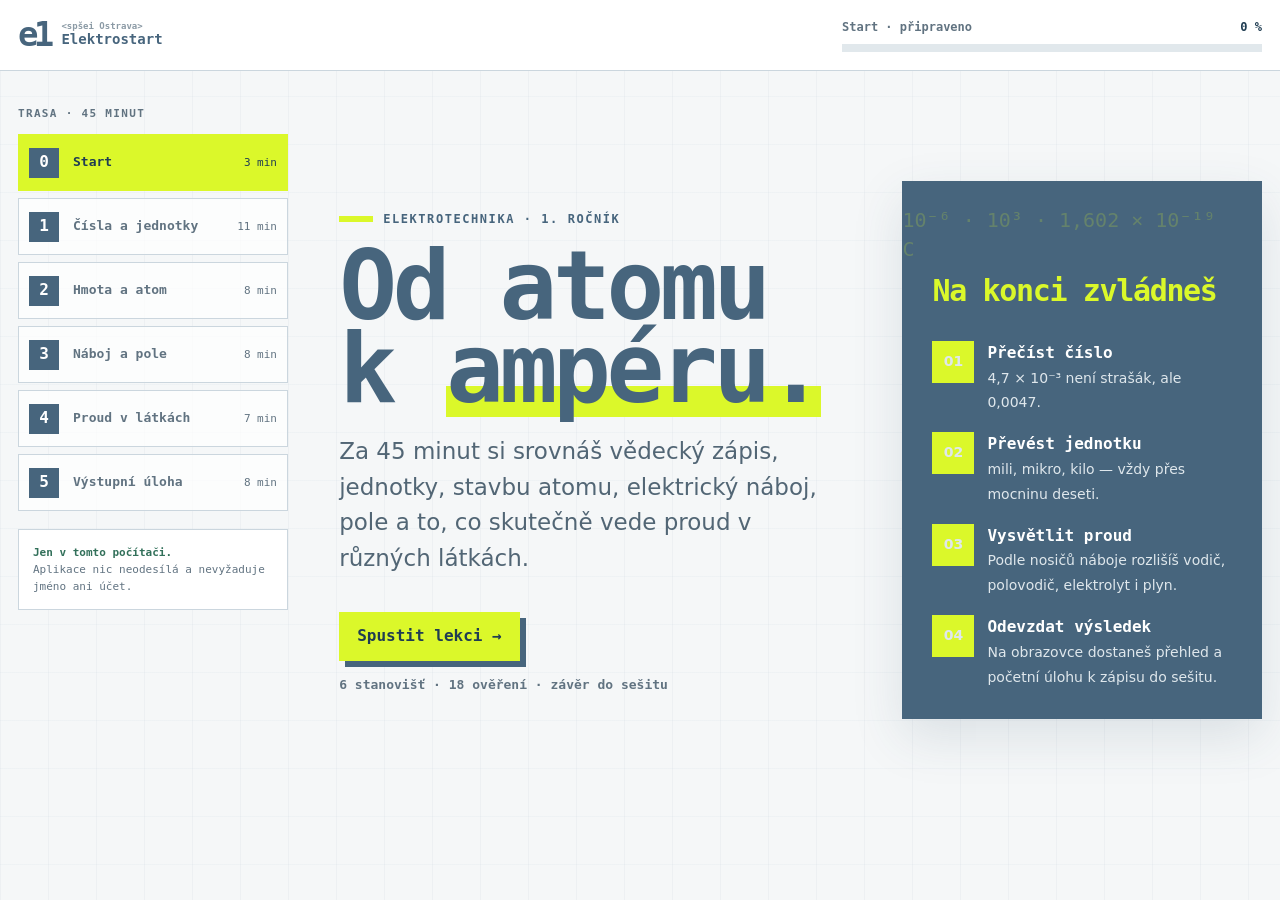
<file: docs/uvod-do-elektrotechniky.html>
<!doctype html>
<html lang="cs">
<head>
  <meta charset="utf-8">
  <meta name="viewport" content="width=device-width, initial-scale=1">
  <meta name="color-scheme" content="light">
  <meta name="description" content="Offline interaktivní výuka základních pojmů elektrotechniky pro 1. ročník.">
  <title>Elektrostart — úvod do elektrotechniky</title>
  <link rel="stylesheet" href="spsei-theme.css">
  <style>
    :root {
      --blue: #47657d;
      --blue-dark: #203d52;
      --blue-soft: #eaf0f4;
      --lime: #dbf82a;
      --lime-dark: #657600;
      --paper: #f5f7f8;
      --white: #fff;
      --ink: #263844;
      --muted: #617381;
      --line: #cbd6de;
      --red: #b9473c;
      --red-soft: #fff0ed;
      --green: #32705a;
      --green-soft: #eaf6f0;
      --shadow: 0 18px 48px rgba(47, 77, 99, .13);
    }

    * { box-sizing: border-box; }
    html { min-width: 320px; scroll-behavior: smooth; }
    body {
      margin: 0;
      min-height: 100vh;
      color: var(--ink);
      background:
        linear-gradient(90deg, rgba(194, 207, 216, .16) 1px, transparent 1px),
        linear-gradient(rgba(194, 207, 216, .12) 1px, transparent 1px),
        var(--paper);
      background-size: 48px 48px;
      font-family: "Lilex", "Cascadia Mono", "Aptos Mono", Consolas, ui-monospace, monospace;
      line-height: 1.55;
    }

    button, input { font: inherit; }
    button { cursor: pointer; }
    button:focus-visible, input:focus-visible, a:focus-visible { outline: 4px solid var(--lime); outline-offset: 4px; }

    .topbar {
      position: sticky;
      top: 0;
      z-index: 20;
      background: rgba(255,255,255,.95);
      border-bottom: 1px solid var(--line);
      backdrop-filter: blur(10px);
    }

    .topbar-inner {
      width: min(1440px, calc(100% - 36px));
      min-height: 70px;
      margin: auto;
      display: flex;
      align-items: center;
      justify-content: space-between;
      gap: 20px;
    }

    .brand { display: inline-flex; align-items: center; gap: 12px; color: var(--blue); text-decoration: none; font-weight: 800; }
    .brand-mark { font-size: 34px; line-height: .8; letter-spacing: -.14em; }
    .brand-copy { display: grid; line-height: 1.1; }
    .brand-copy small { color: #8b9aa5; font-size: 9px; }
    .brand-copy strong { font-size: 14px; }

    .top-progress { min-width: min(420px, 42vw); display: grid; grid-template-columns: 1fr auto; gap: 7px 12px; align-items: center; }
    .progress-label { color: var(--muted); font-size: 12px; font-weight: 700; }
    .progress-value { color: var(--blue-dark); font-size: 12px; font-weight: 900; }
    .progress-track { grid-column: 1 / -1; height: 8px; background: #e1e8ec; overflow: hidden; }
    .progress-fill { width: 0%; height: 100%; background: var(--lime); transition: width .35s ease; }

    .layout {
      width: min(1440px, calc(100% - 36px));
      margin: 0 auto;
      display: grid;
      grid-template-columns: 270px minmax(0, 1fr);
      gap: clamp(24px, 4vw, 64px);
      padding: 34px 0 80px;
    }

    .rail { position: sticky; top: 104px; align-self: start; }
    .rail-title { margin: 0 0 12px; color: var(--muted); font-size: 11px; font-weight: 900; letter-spacing: .12em; text-transform: uppercase; }
    .module-nav { display: grid; gap: 7px; }
    .nav-step {
      width: 100%; min-height: 57px; display: grid; grid-template-columns: 34px 1fr auto; gap: 10px; align-items: center;
      padding: 9px 10px; color: var(--muted); text-align: left; background: rgba(255,255,255,.72); border: 1px solid var(--line);
    }
    .nav-step:hover { border-color: var(--blue); }
    .nav-step.active { color: var(--blue-dark); background: var(--lime); border-color: var(--lime); }
    .nav-step.done { color: var(--blue-dark); background: var(--white); border-left: 7px solid var(--lime); }
    .nav-step.done.active { background: var(--lime); border-color: var(--lime); }
    .nav-number { width: 30px; height: 30px; display: grid; place-items: center; color: #fff; background: var(--blue); font-weight: 900; }
    .nav-name { font-size: 13px; font-weight: 800; }
    .nav-time { font-size: 11px; }
    .privacy-note { margin-top: 18px; padding: 14px; color: var(--muted); background: #fff; border: 1px solid var(--line); font-size: 11px; }
    .privacy-note strong { color: var(--green); }

    .screen { display: none; animation: enter .28s ease both; }
    .screen.active { display: block; }
    @keyframes enter { from { opacity: 0; transform: translateY(10px); } to { opacity: 1; transform: none; } }

    .kicker { display: inline-flex; align-items: center; gap: 10px; color: var(--blue); font-size: 12px; font-weight: 900; letter-spacing: .13em; text-transform: uppercase; }
    .kicker::before { content: ""; width: 34px; height: 6px; background: var(--lime); }
    h1, h2, h3 { color: var(--blue); letter-spacing: -.045em; }
    h1[tabindex="-1"]:focus, h2[tabindex="-1"]:focus { outline: none; }
    h1 { max-width: 970px; margin: 15px 0 24px; font-size: clamp(54px, 7.5vw, 104px); line-height: .86; }
    h2 { margin: 12px 0 15px; font-size: clamp(38px, 5vw, 68px); line-height: .94; }
    h3 { margin: 0 0 10px; font-size: clamp(21px, 2.4vw, 29px); line-height: 1.08; }
    .lead { max-width: 850px; margin: 0; color: #526675; font-family: "Segoe UI", system-ui, sans-serif; font-size: clamp(18px, 2vw, 23px); }

    .hero-grid { min-height: 690px; display: grid; grid-template-columns: minmax(0, 1.15fr) minmax(340px, .85fr); gap: clamp(36px, 6vw, 84px); align-items: center; }
    .hero-accent { background: linear-gradient(transparent 65%, var(--lime) 65% 93%, transparent 93%); }
    .hero-actions { display: flex; flex-wrap: wrap; gap: 14px; align-items: center; margin-top: 35px; }
    .primary, .secondary, .check-btn {
      min-height: 48px; padding: 12px 18px; border: 0; font-weight: 900;
    }
    .primary, .check-btn { color: var(--blue-dark); background: var(--lime); box-shadow: 6px 6px 0 var(--blue); }
    .primary:hover, .check-btn:hover { color: #fff; background: var(--blue); box-shadow: 6px 6px 0 var(--lime); }
    .secondary { color: var(--blue); background: #fff; border: 1px solid var(--blue); }
    .time-chip { color: var(--muted); font-size: 13px; font-weight: 800; }

    .scope-board { min-height: 500px; position: relative; overflow: hidden; padding: 30px; color: #fff; background: var(--blue); box-shadow: var(--shadow); }
    .scope-board::before { content: "10⁻⁶  ·  10³  ·  1,602 × 10⁻¹⁹ C"; position: absolute; top: 25px; right: 28px; color: rgba(219,248,42,.2); font-size: 20px; line-height: 1.45; }
    .scope-board h2 { position: relative; margin-top: 66px; color: var(--lime); font-size: 30px; }
    .route { position: relative; display: grid; gap: 17px; margin-top: 36px; }
    .route-item { display: grid; grid-template-columns: 42px 1fr; gap: 13px; align-items: start; }
    .route-num { width: 42px; height: 42px; display: grid; place-items: center; color: var(--blue-dark); background: var(--lime); font-weight: 900; }
    .route-item strong { display: block; color: #fff; }
    .route-item span { color: #dfe7ec; font-family: "Segoe UI", system-ui, sans-serif; font-size: 14px; }

    .screen-head { display: flex; align-items: start; justify-content: space-between; gap: 24px; margin-bottom: 28px; }
    .screen-time { flex: 0 0 auto; padding: 9px 12px; color: var(--blue-dark); background: var(--lime); font-size: 12px; font-weight: 900; }
    .lesson-grid { display: grid; grid-template-columns: minmax(0, .9fr) minmax(420px, 1.1fr); gap: 24px; align-items: start; }
    .panel { padding: 24px; background: #fff; border: 1px solid var(--line); }
    .panel.blue { color: #fff; background: var(--blue); border-color: var(--blue); }
    .panel.blue h3 { color: var(--lime); }
    .plain { font-family: "Segoe UI", system-ui, sans-serif; }
    .formula { margin: 18px 0; padding: 17px; color: var(--blue-dark); background: var(--lime); font-size: clamp(21px, 3vw, 32px); font-weight: 900; text-align: center; }
    .formula small { display: block; margin-top: 5px; font-size: 12px; font-weight: 700; }
    .unit-parts { display: grid; grid-template-columns: repeat(3, 1fr); gap: 8px; margin-top: 19px; }
    .unit-part { padding: 13px 8px; text-align: center; background: var(--blue-soft); border-top: 5px solid var(--blue); }
    .unit-part strong { display: block; color: var(--blue); font-size: 20px; }
    .unit-part span { color: var(--muted); font-size: 11px; }

    .prefix-ladder { display: grid; grid-template-columns: repeat(7, 1fr); gap: 5px; margin: 18px 0; }
    .prefix { min-width: 0; padding: 11px 5px; text-align: center; background: var(--blue-soft); border-bottom: 5px solid var(--blue); }
    .prefix.current { background: var(--lime); border-bottom-color: var(--lime-dark); }
    .prefix strong { display: block; color: var(--blue-dark); font-size: 17px; }
    .prefix small { color: var(--muted); font-size: 9px; }
    .tip { margin: 15px 0 0; padding-left: 14px; border-left: 7px solid var(--lime); color: var(--muted); font-size: 13px; }

    .practice { margin-top: 24px; }
    .task-head { display: flex; justify-content: space-between; gap: 12px; align-items: center; margin-bottom: 16px; }
    .task-count { color: var(--muted); font-size: 12px; font-weight: 900; }
    .task { display: none; }
    .task.active { display: block; }
    .prompt { margin: 0 0 18px; font-family: "Segoe UI", system-ui, sans-serif; font-size: 20px; font-weight: 700; }
    .answer-row { display: flex; flex-wrap: wrap; gap: 10px; align-items: center; }
    .answer-row input { width: 150px; min-height: 48px; padding: 10px 12px; color: var(--blue-dark); background: #fff; border: 2px solid var(--blue); font-size: 18px; }
    .answer-row input.short { width: 88px; }
    .unit-label { color: var(--blue-dark); font-weight: 900; }
    .feedback { display: none; margin-top: 16px; padding: 14px; font-family: "Segoe UI", system-ui, sans-serif; font-weight: 700; }
    .feedback.show { display: block; }
    .feedback.ok { color: var(--green); background: var(--green-soft); border-left: 7px solid var(--green); }
    .feedback.bad { color: var(--red); background: var(--red-soft); border-left: 7px solid var(--red); }
    .module-finish { display: none; margin-top: 20px; padding: 20px; color: #fff; background: var(--blue-dark); }
    .module-finish.show { display: block; }
    .module-finish strong { color: var(--lime); }

    details.reference { margin: 24px 0; background: #fff; border: 1px solid var(--line); }
    details.reference summary { padding: 16px 20px; color: var(--blue); font-weight: 900; cursor: pointer; }
    details.reference[open] summary { border-bottom: 1px solid var(--line); }
    .table-wrap { overflow-x: auto; padding: 0 20px 20px; }
    table { width: 100%; border-collapse: collapse; font-family: "Segoe UI", system-ui, sans-serif; font-size: 14px; }
    th, td { padding: 10px 12px; border-bottom: 1px solid var(--line); text-align: left; vertical-align: top; }
    th { color: #fff; background: var(--blue); }
    tbody tr:nth-child(even) { background: var(--blue-soft); }

    .concept-strip { display: grid; grid-template-columns: repeat(3, 1fr); gap: 12px; margin: 22px 0; }
    .concept-card { min-height: 144px; padding: 18px; background: #fff; border: 1px solid var(--line); border-top: 7px solid var(--blue); }
    .concept-card.highlight { border-top-color: var(--lime); background: #fbffd9; }
    .concept-card .symbol { display: block; margin-bottom: 8px; color: var(--blue); font-size: 27px; font-weight: 900; }
    .concept-card p { margin: 0; color: var(--muted); font-family: "Segoe UI", system-ui, sans-serif; font-size: 14px; }

    .atom-stage { min-height: 330px; position: relative; overflow: hidden; display: grid; place-items: center; background: var(--blue); }
    .atom-stage::before, .atom-stage::after { content: ""; position: absolute; border: 2px solid rgba(255,255,255,.35); border-radius: 50%; }
    .atom-stage::before { width: 220px; height: 220px; }
    .atom-stage::after { width: 310px; height: 310px; }
    .nucleus { width: 104px; height: 104px; position: relative; z-index: 2; display: grid; grid-template-columns: repeat(2, 1fr); place-items: center; padding: 14px; border-radius: 50%; background: var(--lime); box-shadow: 0 0 0 12px rgba(219,248,42,.14); }
    .nucleon { width: 30px; height: 30px; display: grid; place-items: center; border-radius: 50%; color: #fff; background: var(--blue-dark); font-size: 12px; font-weight: 900; }
    .nucleon.neutral { color: var(--blue-dark); background: #fff; }
    .electron { width: 28px; height: 28px; position: absolute; z-index: 3; display: grid; place-items: center; border-radius: 50%; color: var(--blue-dark); background: #fff; font-size: 13px; font-weight: 900; box-shadow: 0 0 0 5px rgba(255,255,255,.16); }
    .e1 { transform: translate(0,-110px); } .e2 { transform: translate(150px,0); } .e3 { transform: translate(-150px,0); } .e4 { transform: translate(0,150px); }
    .atom-legend { display: flex; flex-wrap: wrap; gap: 9px; margin-top: 12px; }
    .legend-chip { padding: 7px 9px; background: var(--blue-soft); font-size: 11px; font-weight: 800; }

    .band-grid { display: grid; grid-template-columns: repeat(3, 1fr); gap: 10px; margin-top: 18px; }
    .band-card { padding: 14px; background: #fff; border: 1px solid var(--line); }
    .bands { height: 100px; display: flex; flex-direction: column; justify-content: space-between; margin-bottom: 12px; background: #f4f6f7; }
    .band { min-height: 28px; display: grid; place-items: center; color: #fff; background: var(--blue); font-size: 10px; font-weight: 900; }
    .gap { flex: 1; display: grid; place-items: center; color: var(--red); font-size: 10px; font-weight: 900; }
    .band-card.conductor .gap { min-height: 0; flex: 0; overflow: hidden; }
    .band-card.semiconductor .gap { min-height: 18px; flex: .35; }
    .band-card.insulator .gap { min-height: 55px; }
    .band-card strong { color: var(--blue); }
    .band-card p { margin: 6px 0 0; color: var(--muted); font-family: "Segoe UI", system-ui, sans-serif; font-size: 12px; }

    .quiz-stack { display: grid; gap: 14px; margin-top: 24px; }
    .quiz-question { padding: 20px; background: #fff; border: 1px solid var(--line); }
    .quiz-question.solved { border-left: 9px solid var(--green); }
    .quiz-index { color: var(--blue); font-size: 11px; font-weight: 900; letter-spacing: .1em; text-transform: uppercase; }
    .quiz-question h3 { margin-top: 6px; font-size: 21px; }
    .options { display: grid; grid-template-columns: repeat(3, 1fr); gap: 9px; margin-top: 15px; }
    .option { min-height: 52px; padding: 10px; color: var(--blue-dark); background: var(--blue-soft); border: 2px solid transparent; font-size: 13px; font-weight: 800; }
    .option:hover:not(:disabled) { border-color: var(--blue); }
    .option.correct { color: #fff; background: var(--green); }
    .option.wrong { color: #fff; background: var(--red); animation: shake .2s linear 2; }
    @keyframes shake { 50% { transform: translateX(5px); } }
    .choice-feedback { display: none; margin: 12px 0 0; padding: 11px 13px; font-family: "Segoe UI", system-ui, sans-serif; font-size: 14px; font-weight: 700; }
    .choice-feedback.show { display: block; }
    .choice-feedback.ok { color: var(--green); background: var(--green-soft); }
    .choice-feedback.bad { color: var(--red); background: var(--red-soft); }

    .split-theory { display: grid; grid-template-columns: repeat(2, 1fr); gap: 16px; }
    .field-demo { min-height: 250px; position: relative; overflow: hidden; display: grid; grid-template-columns: 1fr 1fr; gap: 26px; padding: 28px; background: var(--blue); }
    .field-half { position: relative; display: grid; place-items: center; border: 1px solid rgba(255,255,255,.25); }
    .charge-dot { width: 54px; height: 54px; position: relative; z-index: 2; display: grid; place-items: center; border-radius: 50%; color: var(--blue-dark); background: var(--lime); font-size: 25px; font-weight: 900; }
    .field-half.radial::before { content: ""; position: absolute; width: 150px; height: 150px; border: 2px dashed rgba(255,255,255,.55); border-radius: 50%; box-shadow: 0 0 0 38px rgba(255,255,255,.06), 0 0 0 76px rgba(255,255,255,.04); }
    .plates { width: 150px; height: 150px; position: relative; display: flex; justify-content: space-between; }
    .plate { width: 16px; height: 100%; display: grid; place-items: center; color: var(--blue-dark); background: var(--lime); font-weight: 900; }
    .field-lines { position: absolute; inset: 22px 28px; background: repeating-linear-gradient(0deg, transparent 0 19px, rgba(255,255,255,.6) 20px 22px); }
    .demo-caption { position: absolute; left: 10px; bottom: 8px; color: #fff; font-size: 10px; font-weight: 900; }

    .carrier-grid { display: grid; grid-template-columns: repeat(4, 1fr); gap: 10px; margin-top: 20px; }
    .carrier-card { min-height: 188px; padding: 15px; background: #fff; border: 1px solid var(--line); border-top: 8px solid var(--blue); }
    .carrier-card:nth-child(2) { border-top-color: #799144; }
    .carrier-card:nth-child(3) { border-top-color: #a96d34; }
    .carrier-card:nth-child(4) { border-top-color: #8d5e91; }
    .carrier-icon { height: 65px; display: flex; align-items: center; justify-content: center; gap: 6px; margin-bottom: 10px; color: var(--blue); background: var(--blue-soft); font-size: 23px; font-weight: 900; }
    .carrier-card strong { color: var(--blue); }
    .carrier-card p { margin: 7px 0 0; color: var(--muted); font-family: "Segoe UI", system-ui, sans-serif; font-size: 12px; }

    .lock-card { padding: 28px; background: #fff; border: 1px solid var(--line); border-left: 10px solid var(--lime); }
    .missing-list { display: flex; flex-wrap: wrap; gap: 9px; margin-top: 15px; }
    .worksheet { display: none; }
    .worksheet.ready { display: block; }
    .assignment { margin: 22px 0; padding: 24px; color: #fff; background: var(--blue); border-left: 10px solid var(--lime); }
    .assignment h3 { color: var(--lime); }
    .assignment p { margin: 8px 0 0; font-family: "Segoe UI", system-ui, sans-serif; font-size: 18px; }
    .constant { display: inline-block; margin-top: 12px; padding: 7px 10px; color: var(--blue-dark); background: var(--lime); font-size: 13px; font-weight: 900; }
    .calculation-form { display: grid; grid-template-columns: repeat(2, 1fr); gap: 12px; }
    .calc-step { padding: 16px; background: #fff; border: 1px solid var(--line); }
    .calc-step label { display: block; margin-bottom: 8px; color: var(--blue); font-size: 12px; font-weight: 900; }
    .calc-input-row { display: flex; gap: 8px; align-items: center; }
    .calc-step input { width: 100%; min-width: 0; min-height: 46px; padding: 9px; border: 2px solid var(--blue); font-size: 17px; }
    .calc-step.invalid { background: var(--red-soft); border-color: var(--red); }
    .final-actions { display: flex; flex-wrap: wrap; gap: 12px; margin-top: 16px; }
    .result-card { display: none; margin-top: 25px; overflow: hidden; background: #fff; border: 1px solid var(--line); box-shadow: var(--shadow); }
    .result-card.show { display: block; }
    .result-head { display: grid; grid-template-columns: 170px 1fr; gap: 24px; align-items: center; padding: 26px; color: #fff; background: var(--blue-dark); }
    .score-disc { width: 150px; height: 150px; display: grid; place-items: center; border-radius: 50%; color: var(--blue-dark); background: var(--lime); font-size: 34px; font-weight: 900; }
    .result-head h3 { color: var(--lime); font-size: 31px; }
    .result-head p { margin: 0; font-family: "Segoe UI", system-ui, sans-serif; }
    .solution { padding: 24px; }
    .solution-steps { display: grid; grid-template-columns: repeat(4, 1fr); gap: 10px; counter-reset: solution; }
    .solution-step { counter-increment: solution; padding: 14px; background: var(--blue-soft); }
    .solution-step::before { content: counter(solution); width: 28px; height: 28px; display: grid; place-items: center; margin-bottom: 10px; color: var(--blue-dark); background: var(--lime); font-weight: 900; }
    .solution-step strong { display: block; color: var(--blue); }
    .solution-step span { font-family: "Segoe UI", system-ui, sans-serif; font-size: 13px; }

    .sr-only { position: absolute; width: 1px; height: 1px; overflow: hidden; clip: rect(0,0,0,0); white-space: nowrap; }

    @media (max-width: 1050px) {
      .layout { grid-template-columns: 1fr; }
      .rail { position: static; }
      .module-nav { grid-template-columns: repeat(3, 1fr); }
      .privacy-note { display: none; }
      .hero-grid, .lesson-grid { grid-template-columns: 1fr; }
      .hero-grid { padding: 45px 0; }
      .carrier-grid { grid-template-columns: repeat(2, 1fr); }
      .solution-steps { grid-template-columns: repeat(2, 1fr); }
    }
    @media (max-width: 700px) {
      .topbar-inner { min-height: 80px; }
      .brand-copy { display: none; }
      .top-progress { min-width: 0; flex: 1; }
      .layout { width: min(100% - 22px, 1440px); padding-top: 20px; }
      .module-nav { display: flex; overflow-x: auto; padding-bottom: 5px; }
      .nav-step { min-width: 170px; }
      h1 { font-size: clamp(48px, 15vw, 76px); }
      .scope-board { min-height: 430px; padding: 22px; }
      .screen-head { display: block; }
      .screen-time { display: inline-block; margin-top: 12px; }
      .prefix-ladder { grid-template-columns: repeat(4, 1fr); }
      .unit-parts { grid-template-columns: 1fr; }
      .concept-strip, .split-theory, .band-grid, .options, .calculation-form { grid-template-columns: 1fr; }
      .carrier-grid, .solution-steps { grid-template-columns: 1fr; }
      .field-demo { grid-template-columns: 1fr; }
      .field-half { min-height: 190px; }
      .result-head { grid-template-columns: 1fr; }
      .score-disc { width: 120px; height: 120px; }
    }
    @media (prefers-reduced-motion: reduce) { *, *::before, *::after { scroll-behavior: auto !important; animation: none !important; transition: none !important; } }
    @media print { .topbar, .rail { display: none !important; } .layout { display: block; width: 100%; padding: 0; } .screen { display: none !important; } .screen.active { display: block !important; } body { background: #fff; } }
  </style>
</head>
<body>
  <header class="topbar">
    <div class="topbar-inner">
      <a class="brand" href="index.html" aria-label="Zpět na rozcestník aplikací">
        <span class="brand-mark" aria-hidden="true">e1</span>
        <span class="brand-copy"><small>&lt;spšei Ostrava&gt;</small><strong>Elektrostart</strong></span>
      </a>
      <div class="top-progress" aria-label="Průběh lekce">
        <span class="progress-label" id="progressLabel">Start · připraveno</span>
        <span class="progress-value" id="progressValue">0 %</span>
        <div class="progress-track" aria-hidden="true"><div class="progress-fill" id="progressFill"></div></div>
      </div>
    </div>
  </header>

  <div class="layout">
    <aside class="rail" aria-label="Navigace lekcí">
      <p class="rail-title">Trasa · 45 minut</p>
      <nav class="module-nav">
        <button class="nav-step active" data-go="intro"><span class="nav-number">0</span><span class="nav-name">Start</span><span class="nav-time">3 min</span></button>
        <button class="nav-step" data-go="units"><span class="nav-number">1</span><span class="nav-name">Čísla a jednotky</span><span class="nav-time">11 min</span></button>
        <button class="nav-step" data-go="matter"><span class="nav-number">2</span><span class="nav-name">Hmota a atom</span><span class="nav-time">8 min</span></button>
        <button class="nav-step" data-go="charge"><span class="nav-number">3</span><span class="nav-name">Náboj a pole</span><span class="nav-time">8 min</span></button>
        <button class="nav-step" data-go="materials"><span class="nav-number">4</span><span class="nav-name">Proud v látkách</span><span class="nav-time">7 min</span></button>
        <button class="nav-step" data-go="final"><span class="nav-number">5</span><span class="nav-name">Výstupní úloha</span><span class="nav-time">8 min</span></button>
      </nav>
      <p class="privacy-note"><strong>Jen v tomto počítači.</strong><br>Aplikace nic neodesílá a nevyžaduje jméno ani účet.</p>
    </aside>

    <main id="mainContent">
      <section class="screen active" data-screen="intro" aria-labelledby="introTitle">
        <div class="hero-grid">
          <div>
            <span class="kicker">Elektrotechnika · 1. ročník</span>
            <h1 id="introTitle">Od atomu k <span class="hero-accent">ampéru.</span></h1>
            <p class="lead">Za 45 minut si srovnáš vědecký zápis, jednotky, stavbu atomu, elektrický náboj, pole a to, co skutečně vede proud v různých látkách.</p>
            <div class="hero-actions">
              <button class="primary" id="startButton">Spustit lekci →</button>
              <span class="time-chip">6 stanovišť · 18 ověření · závěr do sešitu</span>
            </div>
          </div>
          <aside class="scope-board" aria-label="Co budeš umět">
            <h2>Na konci zvládneš</h2>
            <div class="route">
              <div class="route-item"><span class="route-num">01</span><div><strong>Přečíst číslo</strong><span>4,7 × 10⁻³ není strašák, ale 0,0047.</span></div></div>
              <div class="route-item"><span class="route-num">02</span><div><strong>Převést jednotku</strong><span>mili, mikro, kilo — vždy přes mocninu deseti.</span></div></div>
              <div class="route-item"><span class="route-num">03</span><div><strong>Vysvětlit proud</strong><span>Podle nosičů náboje rozlišíš vodič, polovodič, elektrolyt i plyn.</span></div></div>
              <div class="route-item"><span class="route-num">04</span><div><strong>Odevzdat výsledek</strong><span>Na obrazovce dostaneš přehled a početní úlohu k zápisu do sešitu.</span></div></div>
            </div>
          </aside>
        </div>
      </section>

      <section class="screen" data-screen="units" aria-labelledby="unitsTitle">
        <header class="screen-head">
          <div><span class="kicker">Stanoviště 1</span><h2 id="unitsTitle">Číslo × jednotka</h2><p class="lead">Každá fyzikální veličina má značku, číselnou hodnotu a jednotku. Předpona pouze říká, jakou mocninou deseti jednotku násobíš.</p></div>
          <span class="screen-time">11 minut</span>
        </header>

        <div class="lesson-grid">
          <section class="panel" aria-labelledby="anatomyTitle">
            <h3 id="anatomyTitle">Anatomie zápisu</h3>
            <p class="plain">Napětí deset voltů zapíšeme:</p>
            <div class="formula">U = 10 V<small>veličina = číselná hodnota × jednotka</small></div>
            <div class="unit-parts">
              <div class="unit-part"><strong>U</strong><span>značka veličiny</span></div>
              <div class="unit-part"><strong>10</strong><span>číselná hodnota</span></div>
              <div class="unit-part"><strong>V</strong><span>značka jednotky</span></div>
            </div>
            <p class="tip"><strong>Pozor:</strong> m je metr, ale před jednotkou může m znamenat mili = 10⁻³. Rozhoduje místo v zápisu.</p>
          </section>

          <section class="panel blue" aria-labelledby="prefixTitle">
            <h3 id="prefixTitle">Předponová cesta</h3>
            <p class="plain">Při kroku doprava dělíš 1000, při kroku doleva násobíš 1000.</p>
            <div class="prefix-ladder" aria-label="Vybrané předpony SI">
              <div class="prefix"><strong>M</strong><small>10⁶ mega</small></div>
              <div class="prefix"><strong>k</strong><small>10³ kilo</small></div>
              <div class="prefix current"><strong>—</strong><small>10⁰ jednotka</small></div>
              <div class="prefix"><strong>m</strong><small>10⁻³ mili</small></div>
              <div class="prefix"><strong>μ</strong><small>10⁻⁶ mikro</small></div>
              <div class="prefix"><strong>n</strong><small>10⁻⁹ nano</small></div>
              <div class="prefix"><strong>p</strong><small>10⁻¹² piko</small></div>
            </div>
            <p class="tip" style="color:#eaf0f4">Vědecký zápis má tvar <strong style="color:var(--lime)">a × 10ⁿ</strong>, kde 1 ≤ |a| &lt; 10. Čárka jde doleva → exponent roste; doprava → klesá.</p>
          </section>
        </div>

        <details class="reference">
          <summary>Otevřít tahák: základní a odvozené jednotky SI</summary>
          <div class="table-wrap">
            <table>
              <thead><tr><th>Veličina</th><th>Základní jednotka</th><th>Značka</th><th>Elektrotechnický příklad</th></tr></thead>
              <tbody>
                <tr><td>délka</td><td>metr</td><td>m</td><td>průměr vodiče</td></tr>
                <tr><td>hmotnost</td><td>kilogram</td><td>kg</td><td>hmotnost součástky</td></tr>
                <tr><td>čas</td><td>sekunda</td><td>s</td><td>doba průchodu náboje</td></tr>
                <tr><td>elektrický proud</td><td>ampér</td><td>A</td><td>proud obvodem</td></tr>
                <tr><td>teplota</td><td>kelvin</td><td>K</td><td>teplota polovodiče</td></tr>
                <tr><td>látkové množství</td><td>mol</td><td>mol</td><td>množství částic</td></tr>
                <tr><td>svítivost</td><td>kandela</td><td>cd</td><td>svítivost zdroje</td></tr>
              </tbody>
            </table>
            <table style="margin-top:16px">
              <thead><tr><th>Veličina</th><th>Odvozená jednotka</th><th>Značka</th><th>Rozměr v SI</th></tr></thead>
              <tbody>
                <tr><td>síla F</td><td>newton</td><td>N</td><td>m·kg·s⁻²</td></tr>
                <tr><td>energie E</td><td>joule</td><td>J</td><td>m²·kg·s⁻²</td></tr>
                <tr><td>výkon P</td><td>watt</td><td>W</td><td>m²·kg·s⁻³</td></tr>
                <tr><td>napětí U</td><td>volt</td><td>V</td><td>m²·kg·s⁻³·A⁻¹</td></tr>
                <tr><td>odpor R</td><td>ohm</td><td>Ω</td><td>m²·kg·s⁻³·A⁻²</td></tr>
              </tbody>
            </table>
          </div>
        </details>

        <section class="panel practice" aria-labelledby="unitsPracticeTitle">
          <div class="task-head"><h3 id="unitsPracticeTitle">Ověř si postup</h3><span class="task-count" id="unitTaskCount">Úloha 1 ze 3</span></div>

          <div class="task active" data-unit-task="0">
            <p class="prompt">Zapiš číslo 0,000 047 ve vědeckém tvaru.</p>
            <div class="answer-row"><label><span class="sr-only">Mantisa</span><input inputmode="decimal" id="uMantissa" aria-label="Mantisa"></label><span>× 10</span><sup><label><span class="sr-only">Exponent</span><input class="short" inputmode="numeric" id="uExponent" aria-label="Exponent"></label></sup><button class="check-btn" data-check-unit="0">Ověřit</button></div>
            <div class="feedback" data-feedback-unit="0" aria-live="polite"></div>
          </div>

          <div class="task" data-unit-task="1">
            <p class="prompt">Převeď 3,6 kΩ na základní jednotku Ω.</p>
            <div class="answer-row"><label><span class="sr-only">Hodnota v ohmech</span><input inputmode="decimal" id="uKilo"></label><span class="unit-label">Ω</span><button class="check-btn" data-check-unit="1">Ověřit</button></div>
            <div class="feedback" data-feedback-unit="1" aria-live="polite"></div>
          </div>

          <div class="task" data-unit-task="2">
            <p class="prompt">Převeď 0,000 82 A na mikroampéry.</p>
            <div class="answer-row"><label><span class="sr-only">Hodnota v mikroampérech</span><input inputmode="decimal" id="uMicro"></label><span class="unit-label">μA</span><button class="check-btn" data-check-unit="2">Ověřit</button></div>
            <div class="feedback" data-feedback-unit="2" aria-live="polite"></div>
          </div>

          <div class="module-finish" id="unitsFinish"><strong>Jednotky drží.</strong> Umíš propojit desetinný i vědecký zápis s předponou SI. <button class="primary" data-go="matter">Pokračovat k atomu →</button></div>
        </section>
      </section>

      <section class="screen" data-screen="matter" aria-labelledby="matterTitle">
        <header class="screen-head">
          <div><span class="kicker">Stanoviště 2</span><h2 id="matterTitle">Hmota, atom, vodivost</h2><p class="lead">Látka je tvořena částicemi. Elektrické pole naopak zprostředkuje jejich silové působení. O vodivosti rozhoduje, jak snadno se mohou nosiče náboje pohybovat.</p></div>
          <span class="screen-time">8 minut</span>
        </header>

        <div class="concept-strip">
          <article class="concept-card highlight"><span class="symbol">hmota</span><p>Společný název pro látku i pole. Má energii a může předávat účinky.</p></article>
          <article class="concept-card"><span class="symbol">látka</span><p>Zabírá objem, skládá se z částic a částice mohou nést elektrický náboj.</p></article>
          <article class="concept-card"><span class="symbol">pole</span><p>Vyplňuje prostor a zprostředkuje silové působení mezi částicemi či tělesy.</p></article>
        </div>

        <div class="lesson-grid">
          <section aria-labelledby="atomTitle">
            <div class="atom-stage" aria-label="Zjednodušený model atomu">
              <div class="nucleus"><span class="nucleon">p+</span><span class="nucleon neutral">n⁰</span><span class="nucleon neutral">n⁰</span><span class="nucleon">p+</span></div>
              <span class="electron e1">e−</span><span class="electron e2">e−</span><span class="electron e3">e−</span><span class="electron e4">e−</span>
            </div>
            <div class="atom-legend"><span class="legend-chip">proton: +e</span><span class="legend-chip">neutron: 0</span><span class="legend-chip">elektron: −e</span><span class="legend-chip">neutrální atom: p = e</span></div>
          </section>
          <section class="panel" aria-labelledby="atomTitle">
            <h3 id="atomTitle">Co drží atom pohromadě?</h3>
            <p class="plain">Jádro obsahuje protony a neutrony, obal elektrony. Proton a elektron mají stejně velký, ale opačný náboj. Hmotnost elektronu je přibližně 1/1836 hmotnosti protonu.</p>
            <div class="table-wrap" style="padding:0">
              <table>
                <thead><tr><th>Částice</th><th>Náboj</th><th>Hmotnost</th></tr></thead>
                <tbody><tr><td>elektron e</td><td>−1</td><td>9,109 × 10⁻³¹ kg</td></tr><tr><td>proton p</td><td>+1</td><td>1,672 × 10⁻²⁷ kg</td></tr><tr><td>neutron n</td><td>0</td><td>1,675 × 10⁻²⁷ kg</td></tr></tbody>
              </table>
            </div>
            <p class="tip">Odtržením elektronů vzniká <strong>kladný iont</strong>. Přijetím elektronů vzniká <strong>záporný iont</strong>.</p>
          </section>
        </div>

        <section class="panel" style="margin-top:24px" aria-labelledby="bandsTitle">
          <h3 id="bandsTitle">Tři šířky zakázaného pásma</h3>
          <p class="plain">Valenční elektrony vedou proud, teprve když získají dostupné energetické stavy ve vodivostním pásmu.</p>
          <div class="band-grid">
            <article class="band-card conductor"><div class="bands"><span class="band">vodivostní pásmo</span><span class="gap">pásma se dotýkají</span><span class="band">valenční pásmo</span></div><strong>Vodič</strong><p>Pásma se dotýkají nebo překrývají. Elektrony se pohybují snadno. Cu, Al, Ag.</p></article>
            <article class="band-card semiconductor"><div class="bands"><span class="band">vodivostní pásmo</span><span class="gap">úzká mezera</span><span class="band">valenční pásmo</span></div><strong>Polovodič</strong><p>Vodivost mění teplota, světlo a příměsi. Si, Ge, Se.</p></article>
            <article class="band-card insulator"><div class="bands"><span class="band">vodivostní pásmo</span><span class="gap">široká mezera</span><span class="band">valenční pásmo</span></div><strong>Izolant</strong><p>Elektrony do vodivostního pásma běžně nepřejdou. Sklo, keramika, olej.</p></article>
          </div>
        </section>

        <div class="quiz-stack" aria-label="Ověření stavby hmoty">
          <article class="quiz-question" data-group="m-ion" data-module="matter" data-correct="cation" data-success="13 protonů a 10 elektronů dává výsledný náboj +3e, tedy kladný iont.">
            <span class="quiz-index">1 / 3 · iont</span><h3>Částice má 13 protonů a 10 elektronů. Co je to?</h3>
            <div class="options"><button class="option" data-choice="neutral">neutrální atom</button><button class="option" data-choice="cation">kladný iont</button><button class="option" data-choice="anion">záporný iont</button></div><p class="choice-feedback" aria-live="polite"></p>
          </article>
          <article class="quiz-question" data-group="m-conductor" data-module="matter" data-correct="free" data-success="U kovů jsou valenční elektrony slabě vázané a mohou se látkou pohybovat.">
            <span class="quiz-index">2 / 3 · vodič</span><h3>Proč kovy obvykle dobře vedou elektrický proud?</h3>
            <div class="options"><button class="option" data-choice="heavy">Mají těžké protony.</button><button class="option" data-choice="free">Mají volně pohyblivé elektrony.</button><button class="option" data-choice="none">Nemají elektrický náboj.</button></div><p class="choice-feedback" aria-live="polite"></p>
          </article>
          <article class="quiz-question" data-group="m-silicon" data-module="matter" data-correct="semi" data-success="Křemík je polovodič; jeho vodivost lze výrazně ovlivnit teplotou, světlem a příměsí.">
            <span class="quiz-index">3 / 3 · materiál</span><h3>Kam patří čistý křemík (Si)?</h3>
            <div class="options"><button class="option" data-choice="conductor">vodič</button><button class="option" data-choice="semi">polovodič</button><button class="option" data-choice="insulator">izolant</button></div><p class="choice-feedback" aria-live="polite"></p>
          </article>
        </div>
        <div class="module-finish" id="matterFinish"><strong>Atom sestaven.</strong> Rozlišuješ částice, iont i pásmový důvod vodivosti. <button class="primary" data-go="charge">Pokračovat k náboji →</button></div>
      </section>

      <section class="screen" data-screen="charge" aria-labelledby="chargeTitle">
        <header class="screen-head">
          <div><span class="kicker">Stanoviště 3</span><h2 id="chargeTitle">Náboj vytváří pole</h2><p class="lead">Elektrický náboj lze přenášet a přemisťovat, ale v izolované soustavě jej nelze vytvořit ani zničit. Pole pak zprostředkuje jeho působení na další náboje.</p></div>
          <span class="screen-time">8 minut</span>
        </header>

        <div class="split-theory">
          <section class="panel">
            <h3>Elektrický náboj Q</h3>
            <p class="plain">Existuje kladný a záporný náboj. Stejné náboje se odpuzují, opačné přitahují. Nejmenší samostatný náboj má velikost:</p>
            <div class="formula">e = 1,602 × 10⁻¹⁹ C</div>
            <p class="tip">Jednotka <strong>1 coulomb</strong> je náboj přenesený proudem 1 A za 1 s. Proto <strong>Q = I · t</strong>.</p>
          </section>
          <section class="panel blue">
            <h3>Zákon zachování</h3>
            <p class="plain">Při tření, dotyku nebo indukci se elektrony pouze přesunují. Součet nábojů izolované soustavy zůstává stejný.</p>
            <div class="formula">Q<sub>před</sub> = Q<sub>po</sub><small>náboj nelze vytvořit ani zničit</small></div>
            <p class="plain">Prakticky: elektrostatické lakování, odlučovače popílku, kopírky a laserové tiskárny.</p>
          </section>
        </div>

        <section class="field-demo" aria-label="Porovnání nehomogenního a homogenního pole">
          <div class="field-half radial"><span class="charge-dot">+</span><span class="demo-caption">nehomogenní · účinek se vzdáleností slábne</span></div>
          <div class="field-half"><div class="plates"><span class="plate">+</span><span class="field-lines"></span><span class="plate">−</span></div><span class="demo-caption">homogenní · mezi rovnoběžnými deskami</span></div>
        </section>

        <div class="quiz-stack" aria-label="Ověření náboje a pole">
          <article class="quiz-question" data-group="q-calc" data-module="charge" data-numeric="3" data-success="Q = I · t = 0,025 A · 120 s = 3 C.">
            <span class="quiz-index">1 / 4 · výpočet</span><h3>Vodičem prochází proud 25 mA po dobu 120 s. Jaký náboj projde?</h3>
            <div class="answer-row"><input id="chargeCalc" inputmode="decimal" aria-label="Náboj v coulombech"><span class="unit-label">C</span><button class="check-btn" data-check-numeric="q-calc">Ověřit</button></div><p class="choice-feedback" aria-live="polite"></p>
          </article>
          <article class="quiz-question" data-group="q-law" data-module="charge" data-correct="same" data-success="V izolované soustavě se náboj pouze přerozděluje; jeho celková hodnota je stálá.">
            <span class="quiz-index">2 / 4 · zachování</span><h3>Co platí pro celkový náboj izolované soustavy?</h3>
            <div class="options"><button class="option" data-choice="grows">samovolně roste</button><button class="option" data-choice="same">zůstává stejný</button><button class="option" data-choice="zero">musí být nulový</button></div><p class="choice-feedback" aria-live="polite"></p>
          </article>
          <article class="quiz-question" data-group="q-field" data-module="charge" data-correct="plates" data-success="Mezi velkými rovnoběžnými deskami je v centrální oblasti přibližně homogenní pole.">
            <span class="quiz-index">3 / 4 · prostor</span><h3>Kde očekáváš přibližně homogenní elektrické pole?</h3>
            <div class="options"><button class="option" data-choice="point">u osamoceného bodového náboje</button><button class="option" data-choice="plates">mezi rovnoběžnými deskami</button><button class="option" data-choice="none">mimo každý náboj</button></div><p class="choice-feedback" aria-live="polite"></p>
          </article>
          <article class="quiz-question" data-group="q-time" data-module="charge" data-correct="coupled" data-success="Časová změna elektrického pole vyvolává pole magnetické a změna magnetického pole pole elektrické.">
            <span class="quiz-index">4 / 4 · čas</span><h3>Co je typické pro nestacionární elektrické pole?</h3>
            <div class="options"><button class="option" data-choice="fixed">nezávisí na čase</button><button class="option" data-choice="coupled">souvisí se vznikem magnetického pole</button><button class="option" data-choice="chargefree">existuje bez energie i náboje</button></div><p class="choice-feedback" aria-live="polite"></p>
          </article>
        </div>
        <div class="module-finish" id="chargeFinish"><strong>Pole zachyceno.</strong> Umíš použít Q = I·t a rozlišit základní druhy pole. <button class="primary" data-go="materials">Pokračovat k proudům →</button></div>
      </section>

      <section class="screen" data-screen="materials" aria-labelledby="materialsTitle">
        <header class="screen-head">
          <div><span class="kicker">Stanoviště 4</span><h2 id="materialsTitle">Kdo nese proud?</h2><p class="lead">Elektrický proud je usměrněný pohyb částic s nábojem. Nosič však není vždy elektron — záleží na látce a podmínkách.</p></div>
          <span class="screen-time">7 minut</span>
        </header>

        <div class="carrier-grid">
          <article class="carrier-card"><div class="carrier-icon">e− → →</div><strong>Kovový vodič</strong><p>Volné elektrony. Nízká rezistivita; dobré vodiče Cu, Ag, Al.</p></article>
          <article class="carrier-card"><div class="carrier-icon">e− ↔ □</div><strong>Polovodič</strong><p>Elektrony a díry. Vodivost roste teplem, světlem nebo dotováním.</p></article>
          <article class="carrier-card"><div class="carrier-icon">+ → ← −</div><strong>Elektrolyt</strong><p>Kationty a anionty. Čistá voda vede velmi špatně; přidání soli dodá ionty.</p></article>
          <article class="carrier-card"><div class="carrier-icon">e− ⚡ +</div><strong>Ionizovaný plyn</strong><p>Elektrony a ionty po ionizaci. Pomáhá vysoká teplota, silné pole či nízký tlak.</p></article>
        </div>

        <details class="reference" open>
          <summary>Polovodič pod lupou: vlastní a nevlastní vodivost</summary>
          <div class="table-wrap">
            <table><thead><tr><th>Typ</th><th>Jak vzniká</th><th>Převažující nosič</th></tr></thead><tbody>
              <tr><td>vlastní</td><td>čistý krystal získá energii teplem nebo světlem</td><td>stejný počet elektronů a děr</td></tr>
              <tr><td>N</td><td>příměs má o jeden valenční elektron více</td><td>volné elektrony</td></tr>
              <tr><td>P</td><td>příměs má o jeden valenční elektron méně</td><td>díry</td></tr>
            </tbody></table>
            <p class="tip">Díra není částice. Je to prázdné místo po elektronu, které se v krystalu jeví jako kladný nosič pohybující se opačně než elektrony.</p>
          </div>
        </details>

        <div class="quiz-stack" aria-label="Ověření proudu v látkách">
          <article class="quiz-question" data-group="mat-metal" data-module="materials" data-correct="electrons" data-success="V kovech proud přenášejí volné elektrony.">
            <span class="quiz-index">1 / 4 · kov</span><h3>Kdo přenáší proud v měděném vodiči?</h3><div class="options"><button class="option" data-choice="protons">protony</button><button class="option" data-choice="electrons">volné elektrony</button><button class="option" data-choice="holes">jen díry</button></div><p class="choice-feedback" aria-live="polite"></p>
          </article>
          <article class="quiz-question" data-group="mat-liquid" data-module="materials" data-correct="ions" data-success="V elektrolytu se opačnými směry pohybují kationty a anionty.">
            <span class="quiz-index">2 / 4 · kapalina</span><h3>Kdo přenáší proud ve vodném roztoku kuchyňské soli?</h3><div class="options"><button class="option" data-choice="ions">kationty a anionty</button><button class="option" data-choice="neutrons">neutrony</button><button class="option" data-choice="photons">fotony</button></div><p class="choice-feedback" aria-live="polite"></p>
          </article>
          <article class="quiz-question" data-group="mat-semi" data-module="materials" data-correct="all" data-success="Vodivost polovodiče lze řídit teplotou, osvětlením i příměsí.">
            <span class="quiz-index">3 / 4 · polovodič</span><h3>Co může zvýšit vodivost čistého polovodiče?</h3><div class="options"><button class="option" data-choice="cool">jen ochlazení</button><button class="option" data-choice="pressure">pouze vysoký tlak</button><button class="option" data-choice="all">teplo nebo světlo</button></div><p class="choice-feedback" aria-live="polite"></p>
          </article>
          <article class="quiz-question" data-group="mat-gas" data-module="materials" data-correct="ionize" data-success="Plyn začne vést po ionizaci, kdy vzniknou volné elektrony a ionty. Projevy jsou oblouk, koróna či doutnavý výboj.">
            <span class="quiz-index">4 / 4 · plyn</span><h3>Co musí běžně nastat, aby plyn vedl elektrický proud?</h3><div class="options"><button class="option" data-choice="freeze">zmrznutí</button><button class="option" data-choice="ionize">ionizace</button><button class="option" data-choice="neutral">úplná neutralizace</button></div><p class="choice-feedback" aria-live="polite"></p>
          </article>
        </div>
        <div class="module-finish" id="materialsFinish"><strong>Nosiče určeny.</strong> Rozlišuješ proud v kovu, polovodiči, elektrolytu i plynu. <button class="primary" data-go="final">Jdu na výstupní úlohu →</button></div>
      </section>

      <section class="screen" data-screen="final" aria-labelledby="finalTitle">
        <header class="screen-head">
          <div><span class="kicker">Stanoviště 5</span><h2 id="finalTitle">Výstupní úloha</h2><p class="lead">Teď propojíš převody jednotek, vědecký zápis, elektrický náboj a elementární náboj. Postup nejprve napiš do sešitu, potom jej ověř.</p></div>
          <span class="screen-time">8 minut</span>
        </header>

        <div class="lock-card" id="finalLock">
          <h3>Úloha zatím čeká</h3><p class="plain">Nejdřív dokonči čtyři tréninková stanoviště. Můžeš se sem podívat kdykoli; aplikace ti ukáže, co chybí.</p><div class="missing-list" id="missingList"></div>
        </div>

        <div class="worksheet" id="worksheet">
          <div class="assignment">
            <h3>Zadání do sešitu</h3>
            <p id="assignmentText"></p>
            <span class="constant">Použij e = 1,602 × 10⁻¹⁹ C</span>
          </div>

          <section class="panel">
            <h3>Nejdřív papír, potom kontrola</h3>
            <p class="plain">U každého kroku napiš vzorec, dosaď hodnoty v základních jednotkách a připoj jednotku výsledku.</p>
            <div class="calculation-form">
              <div class="calc-step" data-final-field="current"><label for="finalCurrent">1. Proud převedený na ampéry</label><div class="calc-input-row"><input id="finalCurrent" inputmode="decimal"><span>A</span></div></div>
              <div class="calc-step" data-final-field="time"><label for="finalTime">2. Čas převedený na sekundy</label><div class="calc-input-row"><input id="finalTime" inputmode="decimal"><span>s</span></div></div>
              <div class="calc-step" data-final-field="charge"><label for="finalCharge">3. Přenesený náboj Q</label><div class="calc-input-row"><input id="finalCharge" inputmode="decimal"><span>C</span></div></div>
              <div class="calc-step" data-final-field="electrons"><label>4. Přibližný počet elektronů N</label><div class="calc-input-row"><input id="finalMantissa" inputmode="decimal" aria-label="Mantisa počtu elektronů"><span>× 10</span><sup><input id="finalExponent" inputmode="numeric" aria-label="Exponent počtu elektronů" style="width:70px"></sup></div></div>
            </div>
            <div class="final-actions"><button class="primary" id="checkFinal">Vyhodnotit výpočet</button><button class="secondary" id="newAssignment">Jiné zadání</button></div>
            <div class="feedback" id="finalFeedback" aria-live="polite"></div>
          </section>

          <section class="result-card" id="resultCard" aria-labelledby="resultTitle">
            <div class="result-head"><div class="score-disc" id="scoreDisc">100 %</div><div><h3 id="resultTitle">Elektrostart dokončen</h3><p id="resultSummary"></p></div></div>
            <div class="solution">
              <h3>Kontrolní řešení tvého zadání</h3>
              <div class="solution-steps" id="solutionSteps"></div>
              <div class="final-actions"><button class="primary" id="printResult">Vytisknout / uložit jako PDF</button><button class="secondary" id="restartLesson">Začít znovu</button></div>
            </div>
          </section>
        </div>
      </section>
    </main>
  </div>

  <script>
    (() => {
      'use strict';

      const screens = [...document.querySelectorAll('[data-screen]')];
      const navButtons = [...document.querySelectorAll('.nav-step')];
      const totalChecks = 18;
      const moduleRequirements = {
        matter: ['m-ion', 'm-conductor', 'm-silicon'],
        charge: ['q-calc', 'q-law', 'q-field', 'q-time'],
        materials: ['mat-metal', 'mat-liquid', 'mat-semi', 'mat-gas']
      };
      const moduleNames = { units: 'Čísla a jednotky', matter: 'Hmota a atom', charge: 'Náboj a pole', materials: 'Proud v látkách' };
      const wrongHints = {
        'm-ion': 'Porovnej počet kladných protonů a záporných elektronů.',
        'm-conductor': 'Hledej částice, které nejsou pevně vázané k jednomu jádru.',
        'm-silicon': 'Jeho vodivost leží mezi kovem a izolantem a dá se řídit příměsí.',
        'q-law': 'Vzpomeň si: náboj se může přesunout, ale ne vzniknout z ničeho.',
        'q-field': 'Homogenní znamená přibližně stejný účinek v každém bodě oblasti.',
        'q-time': 'Proměnné elektrické a magnetické pole jsou vzájemně svázané.',
        'mat-metal': 'Protony zůstávají v jádrech atomů kovu.',
        'mat-liquid': 'Sůl se ve vodě rozpadá na kladné a záporné částice.',
        'mat-semi': 'Energie může valenční elektron dostat do vodivostního pásma.',
        'mat-gas': 'Plyn potřebuje volné nabité částice — elektrony a ionty.'
      };
      const state = {
        current: 'intro',
        completed: new Set(),
        solved: new Set(),
        correctChecks: 0,
        wrong: 0,
        unitTask: 0,
        finalVariant: Math.floor(Math.random() * 5),
        finalSolved: false
      };

      const finalVariants = [
        { current: '2,5 mA', currentA: 0.0025, time: '3 min', timeS: 180 },
        { current: '0,80 mA', currentA: 0.0008, time: '75 s', timeS: 75 },
        { current: '12 mA', currentA: 0.012, time: '25 s', timeS: 25 },
        { current: '45 μA', currentA: 0.000045, time: '4 min', timeS: 240 },
        { current: '1,2 A', currentA: 1.2, time: '0,5 min', timeS: 30 }
      ];

      const parseNumber = value => {
        if (typeof value !== 'string') return NaN;
        const cleaned = value.trim().replace(/\s/g, '').replace(',', '.').replace(/[−–]/g, '-').replace(/[×·]/g, 'x');
        const sci = cleaned.match(/^([+-]?(?:\d+(?:\.\d*)?|\.\d+))(?:x10\^?([+-]?\d+))$/i);
        if (sci) return Number(sci[1]) * 10 ** Number(sci[2]);
        return Number(cleaned);
      };

      const nearly = (actual, expected, tolerance = 1e-9) => Number.isFinite(actual) && Math.abs(actual - expected) <= Math.max(tolerance, Math.abs(expected) * tolerance);
      const format = (value, digits = 5) => value.toLocaleString('cs-CZ', { maximumSignificantDigits: digits });

      function markSolved(id) {
        if (state.solved.has(id)) return;
        state.solved.add(id);
        state.correctChecks += 1;
      }

      function updateProgress() {
        const pct = Math.round(state.completed.size / 5 * 100);
        document.getElementById('progressFill').style.width = pct + '%';
        document.getElementById('progressValue').textContent = pct + ' %';
        document.getElementById('progressLabel').textContent = state.completed.size ? `Splněno ${state.completed.size} z 5 stanovišť` : 'Start · připraveno';
        navButtons.forEach(btn => btn.classList.toggle('done', state.completed.has(btn.dataset.go)));
        prepareFinal();
      }

      function completeModule(module) {
        if (state.completed.has(module)) return;
        state.completed.add(module);
        document.getElementById(module + 'Finish')?.classList.add('show');
        updateProgress();
      }

      function checkModule(module) {
        const requirements = moduleRequirements[module] || [];
        if (requirements.every(id => state.solved.has(id))) completeModule(module);
      }

      function goTo(name) {
        const target = screens.find(screen => screen.dataset.screen === name);
        if (!target) return;
        state.current = name;
        screens.forEach(screen => screen.classList.toggle('active', screen === target));
        navButtons.forEach(btn => btn.classList.toggle('active', btn.dataset.go === name));
        if (name === 'final') prepareFinal();
        window.scrollTo({ top: 0, behavior: 'smooth' });
        const heading = target.querySelector('h1, h2');
        if (heading) { heading.setAttribute('tabindex', '-1'); setTimeout(() => heading.focus({ preventScroll: true }), 80); }
      }

      document.addEventListener('click', event => {
        const go = event.target.closest('[data-go]');
        if (go) goTo(go.dataset.go);
      });
      document.getElementById('startButton').addEventListener('click', () => goTo('units'));

      const unitChecks = [
        () => nearly(parseNumber(document.getElementById('uMantissa').value), 4.7) && parseNumber(document.getElementById('uExponent').value) === -5,
        () => nearly(parseNumber(document.getElementById('uKilo').value), 3600),
        () => nearly(parseNumber(document.getElementById('uMicro').value), 820)
      ];
      const unitHints = [
        'Čárku posuň o 5 míst doprava, aby vzniklo číslo 4,7. Posun doprava znamená záporný exponent.',
        'Předpona kilo znamená 10³. Počítej 3,6 × 1000.',
        'Mikro je 10⁻⁶. Platí 1 A = 1 000 000 μA.'
      ];
      const unitSuccess = [
        'Správně: 0,000 047 = 4,7 × 10⁻⁵.',
        'Správně: 3,6 kΩ = 3,6 × 10³ Ω = 3 600 Ω.',
        'Správně: 0,000 82 A = 820 μA.'
      ];

      document.querySelectorAll('[data-check-unit]').forEach(button => button.addEventListener('click', () => {
        const index = Number(button.dataset.checkUnit);
        if (state.solved.has('unit-' + index)) return;
        const feedback = document.querySelector(`[data-feedback-unit="${index}"]`);
        const ok = unitChecks[index]();
        feedback.className = 'feedback show ' + (ok ? 'ok' : 'bad');
        feedback.textContent = ok ? unitSuccess[index] : 'Ještě ne. ' + unitHints[index];
        if (!ok) { state.wrong += 1; return; }
        markSolved('unit-' + index);
        button.disabled = true;
        setTimeout(() => {
          document.querySelector(`[data-unit-task="${index}"]`).classList.remove('active');
          if (index < 2) {
            state.unitTask = index + 1;
            document.querySelector(`[data-unit-task="${index + 1}"]`).classList.add('active');
            document.getElementById('unitTaskCount').textContent = `Úloha ${index + 2} ze 3`;
            document.querySelector(`[data-unit-task="${index + 1}"] input`)?.focus();
          } else {
            document.getElementById('unitTaskCount').textContent = '3 ze 3 · splněno';
            completeModule('units');
          }
        }, 650);
      }));

      document.querySelectorAll('.option[data-choice]').forEach(button => button.addEventListener('click', () => {
        const question = button.closest('.quiz-question');
        const id = question.dataset.group;
        if (state.solved.has(id)) return;
        const feedback = question.querySelector('.choice-feedback');
        const ok = button.dataset.choice === question.dataset.correct;
        question.querySelectorAll('.option').forEach(option => option.classList.remove('wrong'));
        if (!ok) {
          state.wrong += 1;
          button.classList.add('wrong');
          feedback.className = 'choice-feedback show bad';
          feedback.textContent = 'Ještě ne. ' + (wrongHints[id] || 'Vrať se k minilekci nad otázkou.');
          setTimeout(() => button.classList.remove('wrong'), 700);
          return;
        }
        markSolved(id);
        button.classList.add('correct');
        question.classList.add('solved');
        question.querySelectorAll('.option').forEach(option => { option.disabled = true; });
        feedback.className = 'choice-feedback show ok';
        feedback.textContent = question.dataset.success;
        checkModule(question.dataset.module);
      }));

      document.querySelectorAll('[data-check-numeric]').forEach(button => button.addEventListener('click', () => {
        const question = button.closest('.quiz-question');
        const id = button.dataset.checkNumeric;
        if (state.solved.has(id)) return;
        const input = question.querySelector('input');
        const feedback = question.querySelector('.choice-feedback');
        const ok = nearly(parseNumber(input.value), Number(question.dataset.numeric), 0.0001);
        if (!ok) {
          state.wrong += 1;
          feedback.className = 'choice-feedback show bad';
          feedback.textContent = 'Ještě ne. Nejdřív převeď 25 mA = 0,025 A, potom použij Q = I · t.';
          input.focus();
          return;
        }
        markSolved(id);
        question.classList.add('solved');
        input.disabled = true;
        button.disabled = true;
        feedback.className = 'choice-feedback show ok';
        feedback.textContent = question.dataset.success;
        checkModule(question.dataset.module);
      }));

      function prepareFinal() {
        const needed = ['units', 'matter', 'charge', 'materials'];
        const missing = needed.filter(module => !state.completed.has(module));
        const lock = document.getElementById('finalLock');
        const worksheet = document.getElementById('worksheet');
        const list = document.getElementById('missingList');
        list.innerHTML = '';
        if (missing.length) {
          lock.hidden = false;
          worksheet.classList.remove('ready');
          missing.forEach(module => {
            const button = document.createElement('button');
            button.className = 'secondary';
            button.dataset.go = module;
            button.textContent = 'Doplnit: ' + moduleNames[module];
            list.appendChild(button);
          });
          return;
        }
        lock.hidden = true;
        worksheet.classList.add('ready');
        renderAssignment();
      }

      function currentVariant() {
        const base = finalVariants[state.finalVariant];
        const charge = base.currentA * base.timeS;
        const electrons = charge / 1.602e-19;
        const exponent = Math.floor(Math.log10(electrons));
        const mantissa = electrons / 10 ** exponent;
        return { ...base, charge, electrons, exponent, mantissa };
      }

      function renderAssignment() {
        const v = currentVariant();
        document.getElementById('assignmentText').textContent = `Vodičem prochází proud ${v.current} po dobu ${v.time}. Urči elektrický náboj Q, který projde průřezem vodiče, a přibližný počet elektronů N, které tento náboj představuje.`;
      }

      function clearFinalForm() {
        ['finalCurrent', 'finalTime', 'finalCharge', 'finalMantissa', 'finalExponent'].forEach(id => { document.getElementById(id).value = ''; });
        document.querySelectorAll('.calc-step').forEach(step => step.classList.remove('invalid'));
        const feedback = document.getElementById('finalFeedback');
        feedback.className = 'feedback';
        feedback.textContent = '';
        document.getElementById('resultCard').classList.remove('show');
      }

      document.getElementById('newAssignment').addEventListener('click', () => {
        state.finalVariant = (state.finalVariant + 1) % finalVariants.length;
        state.finalSolved = false;
        clearFinalForm();
        renderAssignment();
        document.getElementById('finalCurrent').focus();
      });

      document.getElementById('checkFinal').addEventListener('click', () => {
        const v = currentVariant();
        const checks = {
          current: nearly(parseNumber(document.getElementById('finalCurrent').value), v.currentA, 0.005),
          time: nearly(parseNumber(document.getElementById('finalTime').value), v.timeS, 0.005),
          charge: nearly(parseNumber(document.getElementById('finalCharge').value), v.charge, 0.005),
          electrons: nearly(parseNumber(document.getElementById('finalMantissa').value), v.mantissa, 0.02) && parseNumber(document.getElementById('finalExponent').value) === v.exponent
        };
        document.querySelectorAll('.calc-step').forEach(step => step.classList.toggle('invalid', !checks[step.dataset.finalField]));
        const feedback = document.getElementById('finalFeedback');
        const failed = Object.entries(checks).filter(([, ok]) => !ok).map(([key]) => key);
        if (failed.length) {
          state.wrong += 1;
          const names = { current: 'převod proudu', time: 'převod času', charge: 'výpočet Q', electrons: 'vědecký zápis N' };
          feedback.className = 'feedback show bad';
          feedback.textContent = 'Zkontroluj: ' + failed.map(key => names[key]).join(', ') + '. Červeně jsou označené kroky, které ještě nesedí.';
          document.querySelector('.calc-step.invalid input')?.focus();
          return;
        }
        feedback.className = 'feedback show ok';
        feedback.textContent = 'Výpočet souhlasí. Níže máš výsledek i úplný kontrolní postup.';
        if (!state.finalSolved) {
          ['final-current', 'final-time', 'final-charge', 'final-electrons'].forEach(markSolved);
          state.finalSolved = true;
        }
        completeModule('final');
        showResult(v);
      });

      function showResult(v) {
        const efficiency = Math.round(totalChecks / (totalChecks + state.wrong) * 100);
        document.getElementById('scoreDisc').textContent = efficiency + ' %';
        document.getElementById('resultSummary').textContent = `${state.correctChecks} z ${totalChecks} ověření zvládnuto. Nápovědu nebo opravu jsi využil(a) ${state.wrong}×. Procento vyjadřuje samostatnost prvního postupu; splnění učiva je kompletní.`;
        document.getElementById('solutionSteps').innerHTML = `
          <div class="solution-step"><strong>Převod proudu</strong><span>${v.current} = ${format(v.currentA)} A</span></div>
          <div class="solution-step"><strong>Převod času</strong><span>${v.time} = ${format(v.timeS)} s</span></div>
          <div class="solution-step"><strong>Náboj</strong><span>Q = I·t = ${format(v.currentA)}·${format(v.timeS)} = ${format(v.charge)} C</span></div>
          <div class="solution-step"><strong>Počet elektronů</strong><span>N = Q/e ≈ ${format(v.mantissa, 3)} × 10<sup>${v.exponent}</sup></span></div>`;
        document.getElementById('resultCard').classList.add('show');
        document.getElementById('resultCard').scrollIntoView({ behavior: 'smooth', block: 'start' });
      }

      document.getElementById('printResult').addEventListener('click', () => window.print());
      document.getElementById('restartLesson').addEventListener('click', () => window.location.reload());

      document.addEventListener('keydown', event => {
        if (event.key !== 'Enter' || !event.target.matches('input')) return;
        const unitTask = event.target.closest('.task');
        const quiz = event.target.closest('.quiz-question');
        if (unitTask) unitTask.querySelector('.check-btn')?.click();
        else if (quiz) quiz.querySelector('[data-check-numeric]')?.click();
        else if (event.target.closest('.calculation-form')) document.getElementById('checkFinal').click();
      });

      updateProgress();
    })();
  </script>
</body>
</html>
</file>
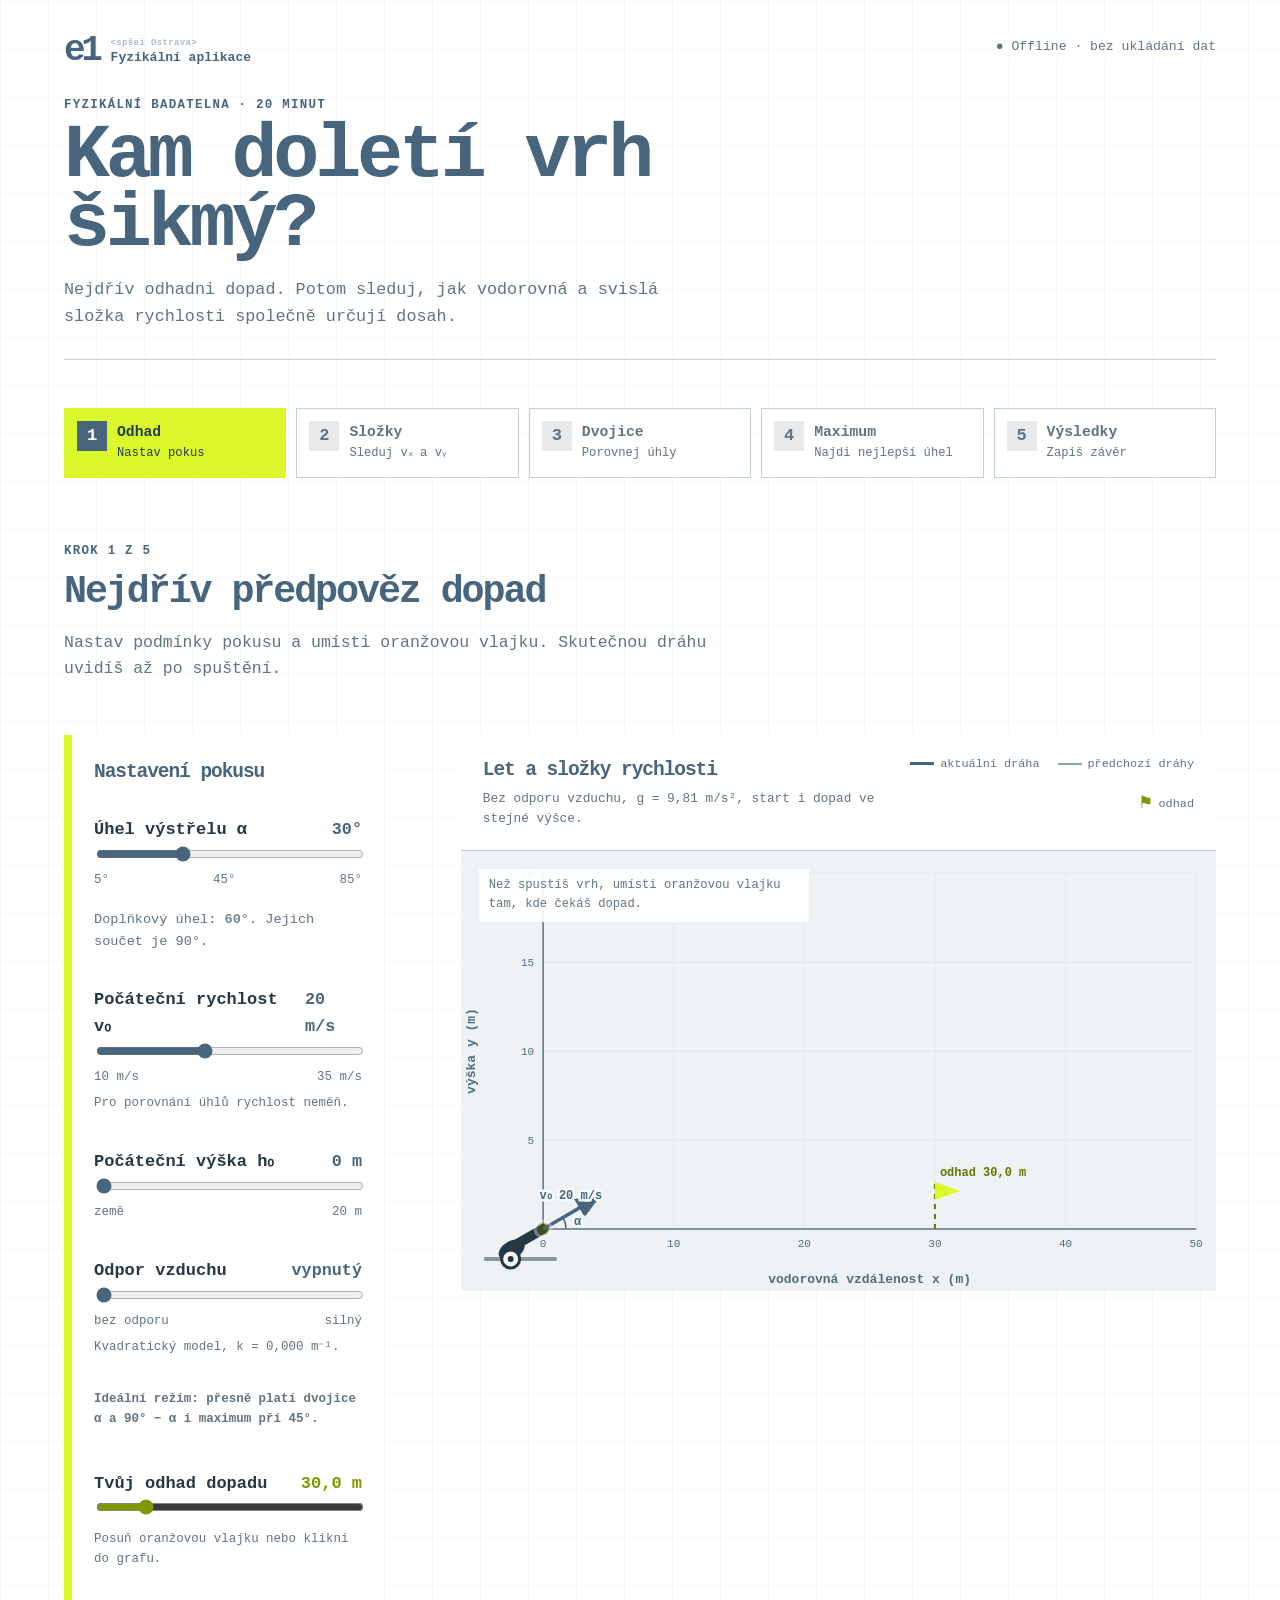
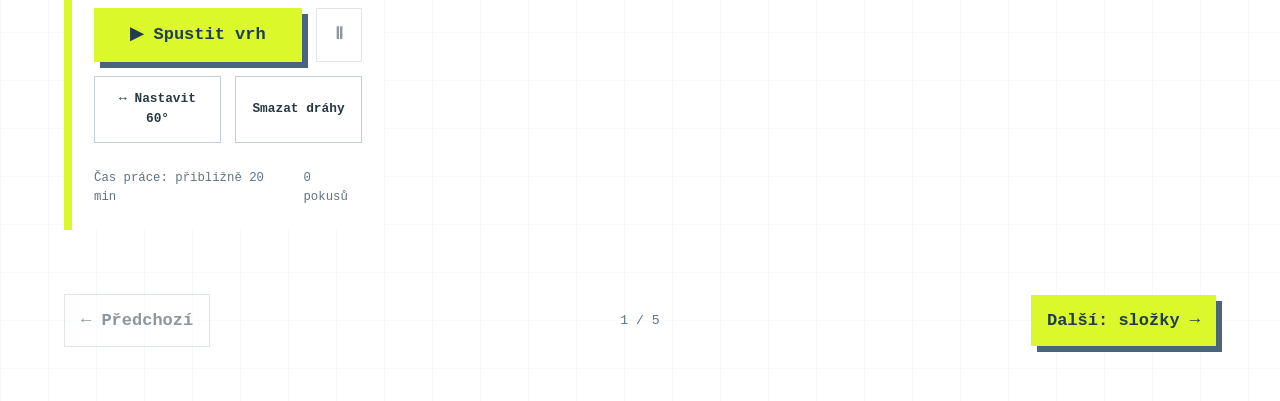
<file: docs/vrh-sikmy-badatelna.html>
<!doctype html>
<html lang="cs">
<head>
  <meta charset="utf-8">
  <meta name="viewport" content="width=device-width, initial-scale=1">
  <meta name="color-scheme" content="light">
  <title>Vrh šikmý – badatelna dosahu</title>
  <style>
    :root {
      --ink: #102538;
      --muted: #577083;
      --paper: #f4f8fb;
      --panel: #ffffff;
      --line: #cbd9e3;
      --grid: #dfe8ee;
      --blue: #1268a5;
      --blue-soft: #e2f1fb;
      --orange: #d55a16;
      --orange-soft: #fff0e6;
      --green: #167252;
      --green-soft: #e1f4ec;
      --violet: #7251b5;
      --yellow: #f4c542;
      --danger: #a93434;
      --shadow: 0 10px 28px rgba(34, 68, 92, .10);
      --radius: 18px;
    }

    * { box-sizing: border-box; }
    html { scroll-behavior: smooth; }
    body {
      margin: 0;
      min-width: 320px;
      color: var(--ink);
      background:
        radial-gradient(circle at 12% 0%, rgba(18,104,165,.10), transparent 28rem),
        linear-gradient(180deg, #f8fbfd 0%, var(--paper) 100%);
      font-family: Inter, ui-sans-serif, system-ui, -apple-system, "Segoe UI", sans-serif;
      line-height: 1.45;
    }

    button, input { font: inherit; }
    button, input[type="range"] { cursor: pointer; }
    button:focus-visible, input:focus-visible {
      outline: 3px solid rgba(18,104,165,.35);
      outline-offset: 3px;
    }

    .app { max-width: 1500px; margin: 0 auto; padding: 22px; }
    .topbar {
      display: flex;
      align-items: flex-start;
      justify-content: space-between;
      gap: 18px;
      margin-bottom: 18px;
    }
    .eyebrow {
      margin: 0 0 5px;
      color: var(--blue);
      font-size: .82rem;
      font-weight: 800;
      letter-spacing: .11em;
      text-transform: uppercase;
    }
    h1 { margin: 0; font-size: clamp(1.7rem, 3vw, 2.55rem); line-height: 1.08; letter-spacing: -.025em; }
    .subtitle { margin: 8px 0 0; color: var(--muted); max-width: 68ch; }
    .privacy {
      flex: 0 0 auto;
      display: inline-flex;
      gap: 7px;
      align-items: center;
      padding: 8px 11px;
      border: 1px solid var(--line);
      border-radius: 999px;
      color: var(--muted);
      background: rgba(255,255,255,.78);
      font-size: .82rem;
      white-space: nowrap;
    }

    .lesson-steps {
      display: grid;
      grid-template-columns: repeat(4, minmax(0,1fr));
      gap: 8px;
      margin: 0 0 18px;
      padding: 0;
      list-style: none;
    }
    .lesson-step {
      min-height: 58px;
      display: flex;
      gap: 10px;
      align-items: center;
      padding: 9px 12px;
      border: 1px solid var(--line);
      border-radius: 14px;
      background: rgba(255,255,255,.72);
      color: var(--muted);
    }
    .lesson-step strong { display: block; color: var(--ink); font-size: .91rem; }
    .lesson-step small { display: block; font-size: .76rem; }
    .step-number {
      width: 29px; height: 29px; flex: 0 0 29px;
      display: grid; place-items: center;
      border-radius: 50%;
      background: #e8eff4;
      color: var(--muted);
      font-weight: 800;
    }
    .lesson-step.active { border-color: rgba(18,104,165,.55); background: var(--blue-soft); }
    .lesson-step.active .step-number { background: var(--blue); color: #fff; }
    .lesson-step.done { border-color: rgba(22,114,82,.32); background: var(--green-soft); }
    .lesson-step.done .step-number { background: var(--green); color: #fff; }

    .workspace {
      display: grid;
      grid-template-columns: minmax(260px, 330px) minmax(0, 1fr);
      gap: 18px;
      align-items: start;
    }
    .panel {
      background: var(--panel);
      border: 1px solid rgba(145,170,187,.5);
      border-radius: var(--radius);
      box-shadow: var(--shadow);
    }
    .controls { padding: 18px; position: sticky; top: 12px; }
    .controls h2, .graph-title h2, .history h2 { margin: 0; font-size: 1.08rem; }
    .field { margin-top: 20px; }
    .field-label { display: flex; justify-content: space-between; gap: 12px; align-items: baseline; font-weight: 750; }
    .value-bubble { color: var(--blue); font-variant-numeric: tabular-nums; font-size: 1.05rem; }
    .hint { color: var(--muted); font-size: .79rem; margin-top: 6px; }
    input[type="range"] { width: 100%; accent-color: var(--blue); }
    .range-labels { display: flex; justify-content: space-between; color: var(--muted); font-size: .74rem; }
    .pair-readout {
      margin-top: 9px;
      padding: 10px 12px;
      border-left: 4px solid var(--violet);
      border-radius: 0 10px 10px 0;
      background: #f4effc;
      font-size: .85rem;
    }
    .pair-readout strong { color: var(--violet); }
    .model-status {
      margin-top: 14px;
      padding: 10px 12px;
      border-radius: 10px;
      background: var(--green-soft);
      border: 1px solid rgba(22,114,82,.22);
      color: var(--green);
      font-size: .78rem;
      font-weight: 700;
    }
    .model-status.extended {
      background: #fff7d8;
      border-color: rgba(177,130,0,.26);
      color: #765800;
    }
    .predict-box {
      margin-top: 20px;
      padding: 13px;
      border-radius: 13px;
      background: var(--orange-soft);
      border: 1px solid rgba(213,90,22,.25);
    }
    .predict-box .field { margin-top: 0; }
    .predict-box .field-label { color: #8a3d12; }
    .predict-box input[type="range"] { accent-color: var(--orange); }
    .actions { display: grid; grid-template-columns: 1fr auto; gap: 8px; margin-top: 16px; }
    .btn {
      border: 1px solid var(--line);
      border-radius: 11px;
      padding: 11px 14px;
      background: #fff;
      color: var(--ink);
      font-weight: 750;
      transition: transform .12s ease, background .12s ease;
    }
    .btn:hover:not(:disabled) { transform: translateY(-1px); background: #f4f8fb; }
    .btn:disabled { cursor: not-allowed; opacity: .52; }
    .btn-primary { border-color: var(--blue); background: var(--blue); color: #fff; }
    .btn-primary:hover:not(:disabled) { background: #0d588c; }
    .btn-icon { width: 46px; padding-inline: 0; }
    .secondary-actions { display: grid; grid-template-columns: 1fr 1fr; gap: 8px; margin-top: 8px; }
    .btn-small { padding: 8px 9px; font-size: .8rem; }
    .timer {
      margin-top: 14px;
      color: var(--muted);
      font-size: .77rem;
      display: flex;
      justify-content: space-between;
      gap: 12px;
    }

    .main-column { min-width: 0; display: grid; gap: 18px; }
    .sim-panel, .lower-grid, .history, .mission, .telemetry, .live-values, .why-panel { min-width: 0; }
    .sim-panel { overflow: hidden; }
    .graph-head {
      padding: 14px 16px 10px;
      display: flex;
      justify-content: space-between;
      align-items: center;
      gap: 12px;
      border-bottom: 1px solid var(--line);
    }
    .graph-title p { margin: 3px 0 0; color: var(--muted); font-size: .8rem; }
    .legend { display: flex; flex-wrap: wrap; justify-content: flex-end; gap: 11px; color: var(--muted); font-size: .75rem; }
    .legend-item { display: inline-flex; gap: 6px; align-items: center; }
    .legend-line { width: 24px; height: 0; border-top: 3px solid var(--blue); }
    .legend-line.old { border-top-color: #86a2b6; border-top-width: 2px; }
    .legend-flag { color: var(--orange); font-size: 1.05rem; }
    .stage-wrap { position: relative; min-height: 430px; background: linear-gradient(#f8fcff, #eef7fb); }
    #trajectorySvg { width: 100%; height: 430px; display: block; touch-action: none; }
    .stage-tip {
      position: absolute;
      top: 12px; left: 14px;
      max-width: 330px;
      padding: 7px 10px;
      border-radius: 9px;
      background: rgba(255,255,255,.92);
      border: 1px solid var(--line);
      color: var(--muted);
      font-size: .76rem;
      pointer-events: none;
    }

    .telemetry {
      display: grid;
      grid-template-columns: minmax(180px, .8fr) minmax(300px, 1.2fr);
      border-top: 1px solid var(--line);
    }
    .live-values { padding: 14px 16px; border-right: 1px solid var(--line); }
    .live-values h3, .why-panel h3 { margin: 0 0 9px; font-size: .9rem; }
    .metric-row { display: grid; grid-template-columns: 1fr auto; gap: 8px; padding: 4px 0; font-size: .82rem; }
    .metric-row output { font-weight: 800; font-variant-numeric: tabular-nums; }
    .metric-row.vx output { color: var(--blue); }
    .metric-row.vy output { color: var(--orange); }
    .metric-row .constant { font-size: .66rem; color: var(--green); font-weight: 800; text-transform: uppercase; letter-spacing: .05em; }
    .why-panel { padding: 14px 16px; }
    .factor-row { display: grid; grid-template-columns: 1fr auto 1fr auto 1fr; align-items: center; gap: 8px; }
    .factor {
      padding: 9px 10px;
      border-radius: 10px;
      background: #f2f6f9;
      text-align: center;
      min-width: 0;
    }
    .factor span { display: block; color: var(--muted); font-size: .7rem; }
    .factor strong { display: block; margin-top: 2px; font-size: 1rem; font-variant-numeric: tabular-nums; }
    .operator { font-weight: 900; color: var(--muted); }
    .equation-note { margin: 8px 0 0; color: var(--muted); font-size: .75rem; }
    .flight-message { min-height: 24px; margin-top: 8px; font-size: .79rem; font-weight: 700; color: var(--blue); }

    .lower-grid { display: grid; grid-template-columns: minmax(0,1.3fr) minmax(260px,.7fr); gap: 18px; }
    .history, .mission { padding: 17px; }
    .section-head { display: flex; align-items: center; justify-content: space-between; gap: 12px; margin-bottom: 10px; }
    .section-head p { margin: 0; color: var(--muted); font-size: .75rem; }
    .table-wrap { overflow-x: auto; }
    table { width: 100%; border-collapse: collapse; font-size: .79rem; }
    th, td { padding: 8px 7px; border-bottom: 1px solid var(--grid); text-align: right; white-space: nowrap; }
    th { color: var(--muted); font-size: .7rem; font-weight: 800; text-transform: uppercase; letter-spacing: .04em; }
    th:first-child, td:first-child { text-align: center; }
    tbody tr.latest { background: var(--blue-soft); }
    .empty-cell { text-align: center !important; color: var(--muted); padding: 22px; white-space: normal; }
    .mission h2 { margin: 0 0 4px; font-size: 1.08rem; }
    .mission > p { margin: 0 0 13px; color: var(--muted); font-size: .8rem; }
    .check-list { display: grid; gap: 8px; }
    .check-item {
      display: grid;
      grid-template-columns: 26px 1fr;
      gap: 9px;
      align-items: start;
      padding: 9px;
      border-radius: 11px;
      background: #f3f7fa;
    }
    .check-icon {
      width: 24px; height: 24px;
      display: grid; place-items: center;
      border-radius: 50%;
      background: #dce7ee;
      color: var(--muted);
      font-weight: 900;
      font-size: .8rem;
    }
    .check-item.done { background: var(--green-soft); }
    .check-item.done .check-icon { background: var(--green); color: #fff; }
    .check-item strong { display: block; font-size: .8rem; }
    .check-item span { display: block; color: var(--muted); font-size: .72rem; margin-top: 2px; }
    .conclusion {
      display: none;
      margin-top: 12px;
      padding: 12px;
      border-radius: 12px;
      background: var(--green-soft);
      border: 1px solid rgba(22,114,82,.25);
      font-size: .82rem;
    }
    .conclusion.show { display: block; }
    .conclusion strong { color: var(--green); }
    .notebook {
      margin-top: 12px;
      padding-top: 12px;
      border-top: 1px dashed var(--line);
      color: var(--muted);
      font-size: .76rem;
    }

    .toast {
      position: fixed;
      right: 18px; bottom: 18px;
      z-index: 10;
      max-width: min(390px, calc(100vw - 36px));
      padding: 11px 14px;
      border-radius: 11px;
      background: var(--ink);
      color: #fff;
      box-shadow: var(--shadow);
      transform: translateY(20px);
      opacity: 0;
      pointer-events: none;
      transition: .2s ease;
      font-size: .82rem;
    }
    .toast.show { transform: translateY(0); opacity: 1; }

    .axis { stroke: #5e7484; stroke-width: 1.5; }
    .grid-line { stroke: var(--grid); stroke-width: 1; }
    .axis-label, .tick-label { fill: #536d7f; font-family: inherit; }
    .axis-label { font-size: 13px; font-weight: 700; }
    .tick-label { font-size: 11px; }
    .trail-old { fill: none; stroke: #8aa3b4; stroke-width: 2; opacity: .52; }
    .trail-current { fill: none; stroke: var(--blue); stroke-width: 4; }
    .trail-pair { fill: none; stroke: var(--violet); stroke-width: 3; stroke-dasharray: 8 6; }
    .projectile { fill: var(--orange); stroke: #fff; stroke-width: 3; }
    .velocity-vx { stroke: var(--blue); stroke-width: 4; marker-end: url(#arrowBlue); }
    .velocity-vy { stroke: var(--orange); stroke-width: 4; marker-end: url(#arrowOrange); }
    .predict-line { stroke: var(--orange); stroke-width: 2; stroke-dasharray: 5 5; }
    .predict-flag { fill: var(--orange); }
    .predict-text { fill: #93400f; font-family: inherit; font-size: 12px; font-weight: 800; }
    .landing-ring { fill: none; stroke: var(--green); stroke-width: 3; }
    .start-platform { stroke: var(--violet); stroke-width: 4; stroke-linecap: round; }
    .height-guide { stroke: var(--violet); stroke-width: 1.5; stroke-dasharray: 4 4; }
    .height-label { fill: var(--violet); font-family: inherit; font-size: 12px; font-weight: 800; paint-order: stroke; stroke: #fff; stroke-width: 4px; }
    .launcher-ramp { stroke: var(--muted); stroke-width: 4; stroke-linecap: round; opacity: .72; }
    .launcher-support { stroke: var(--line); stroke-width: 5; }
    .cannon-barrel { stroke: var(--ink); stroke-width: 10; stroke-linecap: round; }
    .cannon-body { fill: var(--ink); }
    .cannon-wheel { fill: var(--paper); stroke: var(--ink); stroke-width: 3; }
    .cannon-hub { fill: var(--ink); }
    .launch-vector { stroke: var(--blue); stroke-width: 3.5; marker-end: url(#arrowBlue); }
    .launch-vector-label, .launch-angle-label {
      fill: var(--blue);
      font-family: inherit;
      font-size: 12px;
      font-weight: 700;
      paint-order: stroke;
      stroke: var(--paper);
      stroke-width: 5px;
    }
    .launch-angle { fill: none; stroke: var(--blue); stroke-width: 1.5; }
    .vector-label { font-family: inherit; font-size: 12px; font-weight: 800; paint-order: stroke; stroke: #fff; stroke-width: 4px; }
    .vx-label { fill: var(--blue); }
    .vy-label { fill: var(--orange); }

    @media (max-width: 1020px) {
      .workspace { grid-template-columns: 280px minmax(0,1fr); }
      .stage-wrap, #trajectorySvg { height: 390px; min-height: 390px; }
      .lower-grid { grid-template-columns: minmax(0,1fr); }
    }
    @media (max-width: 800px) {
      .app { padding: 12px; }
      .topbar { display: block; }
      .privacy { margin-top: 10px; }
      .lesson-steps { grid-template-columns: repeat(2,1fr); }
      .workspace { grid-template-columns: minmax(0,1fr); }
      .controls { position: static; }
      .telemetry { grid-template-columns: 1fr; }
      .live-values { border-right: 0; border-bottom: 1px solid var(--line); }
    }
    @media (max-width: 520px) {
      .lesson-steps { grid-template-columns: 1fr; }
      .lesson-step small { display: none; }
      .lesson-step { min-height: 45px; }
      .graph-head { display: block; }
      .legend { justify-content: flex-start; margin-top: 8px; }
      .stage-wrap, #trajectorySvg { height: 330px; min-height: 330px; }
      .factor-row { gap: 4px; }
      .factor { padding: 7px 4px; }
      .factor strong { font-size: .86rem; }
      .operator { font-size: .8rem; }
    }
    @media (prefers-reduced-motion: reduce) {
      *, *::before, *::after { scroll-behavior: auto !important; transition: none !important; }
    }

    /* Vzdušná výuková sazba: jedna obrazovka, jedna myšlenka. */
    :root {
      --ink: #30343a;
      --muted: #626a73;
      --paper: #f8f8f5;
      --panel: transparent;
      --line: #d9dde1;
      --grid: #e5e7e9;
      --blue: #0757d9;
      --blue-soft: #e9f0fc;
      --orange: #b9572d;
      --orange-soft: #faeee8;
      --green: #38715d;
      --green-soft: #eaf3ef;
      --violet: #6d6385;
      --shadow: none;
      --radius: 0;
    }
    body {
      color: var(--ink);
      background: var(--paper);
      font-family: Inter, "Segoe UI", Arial, sans-serif;
      font-size: 17px;
      line-height: 1.6;
    }
    strong, h1, h2, h3, .eyebrow, .field-label, .btn, th, .step-number,
    .flight-message, .model-status, .value-bubble { font-weight: 700; }
    .app { max-width: 1440px; padding: 36px clamp(24px, 5vw, 72px) 56px; }
    .topbar { margin-bottom: 48px; align-items: center; }
    .eyebrow { color: var(--ink); font-size: .78rem; letter-spacing: .13em; }
    h1 { font-size: clamp(2.2rem, 4.5vw, 4.25rem); line-height: 1.02; max-width: 15ch; }
    .subtitle { max-width: 62ch; margin-top: 18px; font-size: 1.05rem; }
    .privacy { border: 0; background: transparent; padding: 0; }

    .lesson-steps {
      grid-template-columns: repeat(5, minmax(0, 1fr));
      gap: 24px;
      margin-bottom: 64px;
    }
    .lesson-steps > li { min-width: 0; }
    .lesson-step {
      width: 100%;
      min-height: 0;
      padding: 0;
      border: 0;
      border-radius: 0;
      background: transparent;
      color: var(--muted);
      text-align: left;
      align-items: flex-start;
    }
    .lesson-step:hover { color: var(--ink); }
    .lesson-step strong { color: inherit; font-size: .92rem; }
    .lesson-step small { font-size: .76rem; }
    .step-number {
      width: 30px; height: 30px; flex-basis: 30px;
      background: #e7e9eb;
      color: var(--muted);
    }
    .lesson-step.active, .lesson-step.done { border: 0; background: transparent; }
    .lesson-step.active { color: var(--ink); }
    .lesson-step.active .step-number { background: var(--blue); color: #fff; }
    .lesson-step.done .step-number { background: #dfe8e4; color: var(--green); }
    .lesson-step.done.active .step-number { background: var(--blue); color: #fff; }

    .screen-copy { max-width: 66ch; margin: 0 0 52px; }
    .screen-kicker { margin: 0 0 8px; color: var(--blue); font-size: .78rem; font-weight: 700; letter-spacing: .1em; text-transform: uppercase; }
    .screen-copy h2 { margin: 0; font-size: clamp(1.7rem, 3vw, 2.65rem); line-height: 1.15; }
    .screen-copy > p:last-child { margin: 16px 0 0; max-width: 66ch; color: var(--muted); font-size: 1.03rem; }

    .workspace { grid-template-columns: minmax(260px, 320px) minmax(0, 1fr); gap: clamp(44px, 6vw, 88px); }
    .panel { border: 0; border-radius: 0; box-shadow: none; background: transparent; }
    .controls { padding: 0; position: static; }
    .controls h2, .graph-title h2, .history h2, .mission h2 { font-size: 1.22rem; }
    .field { margin-top: 34px; }
    .field:first-of-type { margin-top: 28px; }
    .hint, .range-labels { font-size: .78rem; }
    .pair-readout {
      margin-top: 18px;
      padding: 0;
      border: 0;
      border-radius: 0;
      background: transparent;
      color: var(--muted);
    }
    .model-status, .model-status.extended {
      margin-top: 32px;
      padding: 0;
      border: 0;
      border-radius: 0;
      background: transparent;
      color: var(--muted);
    }
    .predict-box {
      margin-top: 40px;
      padding: 0;
      border: 0;
      border-radius: 0;
      background: transparent;
    }
    .predict-box .field-label { color: var(--ink); }
    .predict-box output { color: var(--orange); }
    .actions { margin-top: 38px; gap: 14px; }
    .secondary-actions { margin-top: 14px; gap: 14px; }
    .btn {
      border: 0;
      border-radius: 7px;
      padding: 12px 16px;
      background: transparent;
      color: var(--ink);
    }
    .btn:hover:not(:disabled) { background: #eceeec; transform: none; }
    .btn-primary { background: var(--blue); color: #fff; }
    .btn-primary:hover:not(:disabled) { background: #0649b8; }
    .timer { margin-top: 26px; }

    .sim-panel { overflow: visible; }
    .graph-head { padding: 0 0 24px; border: 0; align-items: flex-start; }
    .graph-title p { max-width: 66ch; font-size: .8rem; }
    .legend { font-size: .74rem; gap: 18px; }
    .stage-wrap { min-height: 440px; background: #f0f3f4; }
    #trajectorySvg { height: 440px; }
    .stage-tip { top: 18px; left: 18px; border: 0; border-radius: 4px; box-shadow: none; }
    .telemetry { margin-top: 40px; grid-template-columns: minmax(210px,.7fr) minmax(340px,1.3fr); gap: 56px; border: 0; }
    .live-values, .why-panel { padding: 0; border: 0; }
    .live-values { border-right: 0; }
    .metric-row { padding: 6px 0; }
    .factor-row { gap: 18px; }
    .factor { padding: 0; border-radius: 0; background: transparent; }
    .equation-note { max-width: 66ch; margin-top: 20px; font-size: .82rem; }

    .lower-grid { grid-template-columns: minmax(0,1.35fr) minmax(280px,.65fr); gap: clamp(48px, 7vw, 96px); }
    .history, .mission { padding: 0; }
    .section-head { margin-bottom: 28px; }
    table { border-collapse: separate; border-spacing: 0 10px; }
    th, td { border: 0; padding: 10px 8px; }
    tbody tr.latest { background: var(--blue-soft); }
    .check-list { gap: 22px; margin-top: 28px; }
    .check-item, .check-item.done { padding: 0; border-radius: 0; background: transparent; }
    .check-icon { background: #e4e7e8; }
    .check-item.done .check-icon { background: var(--green); }
    .conclusion, .conclusion.show { margin-top: 36px; padding: 20px 0 0; border: 0; border-radius: 0; background: transparent; }
    .notebook { margin-top: 34px; padding-top: 0; border: 0; }

    .screen-nav {
      display: grid;
      grid-template-columns: 1fr auto 1fr;
      align-items: center;
      gap: 24px;
      margin-top: 64px;
    }
    .screen-nav #prevScreenBtn { justify-self: start; }
    .screen-nav #nextScreenBtn { justify-self: end; }
    .screen-nav span { color: var(--muted); font-size: .82rem; }

    body[data-view] .lower-grid { display: none; }
    body:not([data-view="1"]) .topbar { display: none; }
    body[data-view="1"] .telemetry,
    body[data-view="3"] .telemetry,
    body[data-view="4"] .telemetry { display: none; }
    body[data-view="2"] .workspace { grid-template-columns: 1fr; }
    body[data-view="2"] .controls {
      display: flex;
      justify-content: flex-end;
      align-items: center;
      gap: 18px;
    }
    body[data-view="2"] .controls > h2,
    body[data-view="2"] .controls > .field,
    body[data-view="2"] .controls > .predict-box,
    body[data-view="2"] .controls > .model-status,
    body[data-view="2"] .controls > .secondary-actions,
    body[data-view="2"] .controls > .timer { display: none; }
    body[data-view="2"] .controls .actions { width: min(100%, 360px); margin: 0; }
    body[data-view="2"] .controls { grid-row: 2; }
    body[data-view="2"] .main-column { grid-row: 1; }

    body[data-view="3"] .controls > .field-speed,
    body[data-view="3"] .controls > .field-height,
    body[data-view="3"] .controls > .field-drag,
    body[data-view="4"] .controls > .field-speed,
    body[data-view="4"] .controls > .field-height,
    body[data-view="4"] .controls > .field-drag { display: none; }
    body[data-view="4"] #pairBtn { display: none; }
    body[data-view="4"] .secondary-actions { grid-template-columns: 1fr; }

    body[data-view="5"] .workspace { grid-template-columns: 1fr; }
    body[data-view="5"] .controls,
    body[data-view="5"] .sim-panel { display: none; }
    body[data-view="5"] .lower-grid { display: grid; }

    @media (max-width: 900px) {
      .lesson-steps { grid-template-columns: repeat(5, minmax(110px,1fr)); overflow-x: auto; padding-bottom: 8px; }
      .workspace { grid-template-columns: 1fr; }
      .controls { max-width: 640px; }
      .telemetry { grid-template-columns: 1fr; gap: 34px; }
      .lower-grid { grid-template-columns: 1fr; }
    }
    @media (max-width: 560px) {
      body { font-size: 16px; }
      .app { padding: 24px 18px 40px; }
      .topbar { margin-bottom: 34px; }
      .privacy { margin-top: 16px; }
      .lesson-steps { margin-bottom: 44px; gap: 18px; }
      .lesson-step { min-height: 0; }
      .lesson-step small { display: block; }
      .screen-copy { margin-bottom: 40px; }
      .graph-head { display: block; }
      .factor-row { grid-template-columns: 1fr; text-align: left; }
      .factor { text-align: left; }
      .operator { display: none; }
      .screen-nav { grid-template-columns: 1fr 1fr; }
      .screen-nav span { display: none; }
      .screen-nav #nextScreenBtn { text-align: right; }
    }
  </style>
  <link rel="stylesheet" href="spsei-theme.css">
</head>
<body class="projectile-app">
  <main class="app">
    <header class="topbar">
      <div>
        <a class="school-home" href="index.html" aria-label="Zpět na rozcestník fyzikálních aplikací"><span><small>&lt;spšei Ostrava&gt;</small><strong>Fyzikální aplikace</strong></span></a>
        <p class="eyebrow">Fyzikální badatelna · 20 minut</p>
        <h1>Kam doletí vrh šikmý?</h1>
        <p class="subtitle">Nejdřív odhadni dopad. Potom sleduj, jak vodorovná a svislá složka rychlosti společně určují dosah.</p>
      </div>
      <div class="privacy" aria-label="Provozní informace">● Offline · bez ukládání dat</div>
    </header>

    <ol class="lesson-steps" aria-label="Postup práce">
      <li><button class="lesson-step active" type="button" data-screen="1"><span class="step-number">1</span><span><strong>Odhad</strong><small>Nastav pokus</small></span></button></li>
      <li><button class="lesson-step" type="button" data-screen="2"><span class="step-number">2</span><span><strong>Složky</strong><small>Sleduj vₓ a vᵧ</small></span></button></li>
      <li><button class="lesson-step" type="button" data-screen="3"><span class="step-number">3</span><span><strong>Dvojice</strong><small>Porovnej úhly</small></span></button></li>
      <li><button class="lesson-step" type="button" data-screen="4"><span class="step-number">4</span><span><strong>Maximum</strong><small>Najdi nejlepší úhel</small></span></button></li>
      <li><button class="lesson-step" type="button" data-screen="5"><span class="step-number">5</span><span><strong>Výsledky</strong><small>Zapiš závěr</small></span></button></li>
    </ol>

    <div class="screen-copy" aria-live="polite">
      <p class="screen-kicker" id="screenKicker">Krok 1 z 5</p>
      <h2 id="screenTitle">Nejdřív předpověz dopad</h2>
      <p id="screenIntro">Nastav podmínky pokusu a umísti oranžovou vlajku. Skutečnou dráhu uvidíš až po spuštění.</p>
    </div>

    <div class="workspace">
      <aside class="panel controls" aria-label="Nastavení pokusu">
        <h2>Nastavení pokusu</h2>

        <div class="field field-angle">
          <label class="field-label" for="angleRange"><span>Úhel výstřelu α</span><output class="value-bubble" id="angleValue">30°</output></label>
          <input id="angleRange" type="range" min="5" max="85" step="1" value="30">
          <div class="range-labels"><span>5°</span><span>45°</span><span>85°</span></div>
          <div class="pair-readout">Doplňkový úhel: <strong id="complementValue">60°</strong>. Jejich součet je 90°.</div>
        </div>

        <div class="field field-speed">
          <label class="field-label" for="speedRange"><span>Počáteční rychlost v₀</span><output class="value-bubble" id="speedValue">20 m/s</output></label>
          <input id="speedRange" type="range" min="10" max="35" step="1" value="20">
          <div class="range-labels"><span>10 m/s</span><span>35 m/s</span></div>
          <div class="hint">Pro porovnání úhlů rychlost neměň.</div>
        </div>

        <div class="field field-height">
          <label class="field-label" for="heightRange"><span>Počáteční výška h₀</span><output class="value-bubble" id="heightValue">0 m</output></label>
          <input id="heightRange" type="range" min="0" max="20" step="1" value="0">
          <div class="range-labels"><span>země</span><span>20 m</span></div>
        </div>

        <div class="field field-drag">
          <label class="field-label" for="dragRange"><span>Odpor vzduchu</span><output class="value-bubble" id="dragValue">vypnutý</output></label>
          <input id="dragRange" type="range" min="0" max="0.04" step="0.005" value="0">
          <div class="range-labels"><span>bez odporu</span><span>silný</span></div>
          <div class="hint" id="dragHint">Kvadratický model, k = 0 m⁻¹.</div>
        </div>

        <div class="model-status" id="modelStatus">Ideální režim: přesně platí dvojice α a 90° − α i maximum při 45°.</div>

        <div class="predict-box field-prediction">
          <div class="field">
            <label class="field-label" for="predictionRange"><span>Tvůj odhad dopadu</span><output id="predictionValue">30,0 m</output></label>
            <input id="predictionRange" type="range" min="0" max="180" step="0.5" value="30">
            <div class="hint">Posuň oranžovou vlajku nebo klikni do grafu.</div>
          </div>
        </div>

        <div class="actions">
          <button id="launchBtn" class="btn btn-primary" type="button">▶ Spustit vrh</button>
          <button id="pauseBtn" class="btn btn-icon" type="button" aria-label="Pozastavit animaci" disabled>Ⅱ</button>
        </div>
        <div class="secondary-actions">
          <button id="pairBtn" class="btn btn-small" type="button">↔ Nastavit 60°</button>
          <button id="clearBtn" class="btn btn-small" type="button">Smazat dráhy</button>
        </div>
        <div class="timer"><span>Čas práce: přibližně 20 min</span><span id="trialCount">0 pokusů</span></div>
      </aside>

      <section class="main-column">
        <section class="panel sim-panel" aria-labelledby="graphHeading">
          <div class="graph-head">
            <div class="graph-title">
              <h2 id="graphHeading">Let a složky rychlosti</h2>
              <p id="graphAssumptions">Bez odporu vzduchu, g = 9,81 m/s², start i dopad ve stejné výšce.</p>
            </div>
            <div class="legend" aria-label="Legenda">
              <span class="legend-item"><span class="legend-line"></span>aktuální dráha</span>
              <span class="legend-item"><span class="legend-line old"></span>předchozí dráhy</span>
              <span class="legend-item"><span class="legend-flag">⚑</span>odhad</span>
            </div>
          </div>

          <div class="stage-wrap">
            <svg id="trajectorySvg" role="img" aria-labelledby="trajectoryTitle trajectoryDesc" tabindex="0">
              <title id="trajectoryTitle">Graf trajektorie vrhu šikmého</title>
              <desc id="trajectoryDesc">Interaktivní graf polohy tělesa a vodorovné a svislé složky jeho rychlosti.</desc>
            </svg>
            <div class="stage-tip" id="stageTip">Než spustíš vrh, umísti oranžovou vlajku tam, kde čekáš dopad.</div>
          </div>

          <div class="telemetry" aria-live="polite">
            <div class="live-values">
              <h3>Co se děje právě teď</h3>
              <div class="metric-row"><span>čas t</span><output id="timeNow">0,00 s</output></div>
              <div class="metric-row vx"><span>v<sub>x</sub> <span class="constant" id="vxState">stálá</span></span><output id="vxNow">17,32 m/s</output></div>
              <div class="metric-row vy"><span>v<sub>y</sub> <span id="vyState">klesá</span></span><output id="vyNow">10,00 m/s</output></div>
              <div class="flight-message" id="flightMessage">Vodorovná složka se po celý let nezmění.</div>
            </div>
            <div class="why-panel">
              <h3>Dosah bez slepého dosazování</h3>
              <div class="factor-row" aria-label="Dosah se rovná vodorovná rychlost krát doba letu">
                <div class="factor"><span id="factorVxLabel">vodorovně za 1 s</span><strong id="factorVx">17,32 m/s</strong></div>
                <div class="operator">×</div>
                <div class="factor"><span>doba ve vzduchu</span><strong id="factorTime">2,04 s</strong></div>
                <div class="operator">=</div>
                <div class="factor"><span>dosah</span><strong id="factorRange">35,31 m</strong></div>
              </div>
              <p class="equation-note" id="equationNote">Větší úhel znamená menší v<sub>x</sub>, ale delší let. U doplňkových úhlů se tyto dvě změny přesně vyrovnají.</p>
            </div>
          </div>
        </section>

        <div class="lower-grid">
          <section class="panel history" aria-labelledby="historyHeading">
            <div class="section-head">
              <div><h2 id="historyHeading">Naměřené hodnoty</h2><p>Posledních 10 pokusů · přepiš vybraných 5 řádků do sešitu.</p></div>
            </div>
            <div class="table-wrap">
              <table>
                <thead><tr><th>#</th><th>α</th><th>v₀</th><th>h₀</th><th>odpor k</th><th>v<sub>x0</sub></th><th>v<sub>y0</sub></th><th>čas letu</th><th>dosah</th><th>chyba odhadu</th></tr></thead>
                <tbody id="historyBody"><tr><td colspan="10" class="empty-cell">Zatím žádná data. Nastav odhad a spusť první vrh.</td></tr></tbody>
              </table>
            </div>
          </section>

          <aside class="panel mission" aria-labelledby="missionHeading">
            <h2 id="missionHeading">Badatelská mise</h2>
            <p>Úkoly se odškrtávají podle tvých pokusů.</p>
            <div class="check-list">
              <div class="check-item" id="missionPredict"><div class="check-icon">1</div><div><strong>Odhadni a vystřel</strong><span>Porovnej vlajku se skutečným dopadem.</span></div></div>
              <div class="check-item" id="missionPair"><div class="check-icon">2</div><div><strong>Porovnej doplňkové úhly</strong><span>Se stejným v₀, h₀ a odporem zkus α i 90° − α.</span></div></div>
              <div class="check-item" id="missionMax"><div class="check-icon">3</div><div><strong>Najdi největší dosah</strong><span>Vyzkoušej 30°, 45° a 60° při stejném v₀, h₀ a odporu.</span></div></div>
            </div>
            <div class="conclusion" id="conclusion" aria-live="polite">
              <strong>Objev:</strong> <span id="conclusionText">Doplňkové úhly mají stejný dosah. Největší dosah na vodorovné rovině má 45°.</span>
            </div>
            <div class="notebook"><strong>Do sešitu:</strong> tabulka α, h₀, odporu, v<sub>x0</sub>, času letu a dosahu + věta, kdy doplňkové úhly doletí stejně.</div>
          </aside>
        </div>
      </section>
    </div>

    <nav class="screen-nav" aria-label="Navigace mezi kroky">
      <button id="prevScreenBtn" class="btn" type="button">← Předchozí</button>
      <span id="screenProgress">1 / 5</span>
      <button id="nextScreenBtn" class="btn btn-primary" type="button">Další: složky →</button>
    </nav>
  </main>

  <div class="toast" id="toast" role="status" aria-live="polite"></div>

  <script>
    (() => {
      'use strict';

      const G = 9.81;
      const MAX_HISTORY = 10;
      const $ = (id) => document.getElementById(id);
      const svg = $('trajectorySvg');
      const els = {
        angle: $('angleRange'), speed: $('speedRange'), height: $('heightRange'), drag: $('dragRange'), prediction: $('predictionRange'),
        angleValue: $('angleValue'), speedValue: $('speedValue'), heightValue: $('heightValue'), dragValue: $('dragValue'), dragHint: $('dragHint'), predictionValue: $('predictionValue'),
        complement: $('complementValue'), pairBtn: $('pairBtn'), launchBtn: $('launchBtn'),
        pauseBtn: $('pauseBtn'), clearBtn: $('clearBtn'), historyBody: $('historyBody'),
        trialCount: $('trialCount'), timeNow: $('timeNow'), vxNow: $('vxNow'), vyNow: $('vyNow'),
        vxState: $('vxState'), vyState: $('vyState'), factorVx: $('factorVx'), factorVxLabel: $('factorVxLabel'), factorTime: $('factorTime'),
        factorRange: $('factorRange'), flightMessage: $('flightMessage'), stageTip: $('stageTip'),
        toast: $('toast'), conclusion: $('conclusion'), conclusionText: $('conclusionText'),
        graphAssumptions: $('graphAssumptions'), equationNote: $('equationNote'), modelStatus: $('modelStatus'),
        screenKicker: $('screenKicker'), screenTitle: $('screenTitle'), screenIntro: $('screenIntro'),
        screenProgress: $('screenProgress'), prevScreenBtn: $('prevScreenBtn'), nextScreenBtn: $('nextScreenBtn')
      };

      const state = {
        angle: 30,
        speed: 20,
        initialHeight: 0,
        drag: 0,
        prediction: 30,
        history: [],
        activeTrial: null,
        animationId: null,
        paused: false,
        elapsedAtPause: 0,
        animationStart: 0,
        view: { width: 900, height: 430, left: 58, right: 22, top: 24, bottom: 45, xMax: 50, yMax: 20 },
        dragPrediction: false,
        currentScreen: 1
      };

      const screenContent = [
        null,
        {title:'Nejdřív předpověz dopad',intro:'Nastav podmínky pokusu a umísti oranžovou vlajku. Skutečnou dráhu uvidíš až po spuštění.',next:'Další: složky →'},
        {title:'Sleduj dvě rychlosti',intro:'Modrá šipka ukazuje vodorovnou složku vₓ, oranžová svislou vᵧ. Vrh můžeš pozastavit v libovolném okamžiku.',next:'Další: dvojice →'},
        {title:'Porovnej doplňkové úhly',intro:'Změň pouze úhel na 90° − α. Rychlost, výšku i odpor nech stejné a znovu odhadni dopad.',next:'Další: maximum →'},
        {title:'Který úhel doletí nejdál?',intro:'Při stejných podmínkách vyzkoušej 30°, 45° a 60°. Před každým vrhem nejdřív posuň odhad.',next:'Zobrazit výsledky →'},
        {title:'Co ukázaly tvoje pokusy?',intro:'Vyber pět řádků do sešitu. Potom vlastními slovy vysvětli, kdy mají doplňkové úhly stejný dosah.',next:'Znovu od začátku ↺'}
      ];

      function showScreen(number) {
        const n=Math.max(1,Math.min(5,number));
        state.currentScreen=n;
        document.body.dataset.view=String(n);
        const content=screenContent[n];
        els.screenKicker.textContent=`Krok ${n} z 5`;
        els.screenTitle.textContent=content.title;
        els.screenIntro.textContent=content.intro;
        els.screenProgress.textContent=`${n} / 5`;
        els.prevScreenBtn.disabled=n===1;
        els.nextScreenBtn.textContent=content.next;
        document.querySelectorAll('.lesson-step').forEach(button=>button.classList.toggle('active',Number(button.dataset.screen)===n));
        requestAnimationFrame(()=>renderScene(state.activeTrial&&state.activeTrial.complete?1:null));
        window.scrollTo({top:0,behavior:matchMedia('(prefers-reduced-motion: reduce)').matches?'auto':'smooth'});
      }

      function fmt(n, digits = 2) {
        return Number(n).toLocaleString('cs-CZ', { minimumFractionDigits: digits, maximumFractionDigits: digits });
      }

      function pluralTrials(n) {
        if (n === 1) return '1 pokus';
        if (n >= 2 && n <= 4) return n + ' pokusy';
        return n + ' pokusů';
      }

      function derivative(s, drag) {
        const v = Math.hypot(s.vx, s.vy);
        return { x:s.vx, y:s.vy, vx:-drag*v*s.vx, vy:-G-drag*v*s.vy };
      }

      function rk4Step(s, dt, drag) {
        const k1=derivative(s,drag);
        const s2={x:s.x+k1.x*dt/2,y:s.y+k1.y*dt/2,vx:s.vx+k1.vx*dt/2,vy:s.vy+k1.vy*dt/2};
        const k2=derivative(s2,drag);
        const s3={x:s.x+k2.x*dt/2,y:s.y+k2.y*dt/2,vx:s.vx+k2.vx*dt/2,vy:s.vy+k2.vy*dt/2};
        const k3=derivative(s3,drag);
        const s4={x:s.x+k3.x*dt,y:s.y+k3.y*dt,vx:s.vx+k3.vx*dt,vy:s.vy+k3.vy*dt};
        const k4=derivative(s4,drag);
        return {
          x:s.x+dt*(k1.x+2*k2.x+2*k3.x+k4.x)/6,
          y:s.y+dt*(k1.y+2*k2.y+2*k3.y+k4.y)/6,
          vx:s.vx+dt*(k1.vx+2*k2.vx+2*k3.vx+k4.vx)/6,
          vy:s.vy+dt*(k1.vy+2*k2.vy+2*k3.vy+k4.vy)/6
        };
      }

      function physics(angle = state.angle, speed = state.speed, initialHeight = state.initialHeight, drag = state.drag) {
        const rad = angle * Math.PI / 180;
        const vx0 = speed * Math.cos(rad);
        const vy0 = speed * Math.sin(rad);
        const points=[];

        if (drag === 0) {
          const flight=(vy0+Math.sqrt(vy0*vy0+2*G*initialHeight))/G;
          const range=vx0*flight;
          const maxHeight=initialHeight+vy0*vy0/(2*G);
          const count=180;
          for(let i=0;i<=count;i++){
            const t=flight*i/count;
            points.push({t,x:vx0*t,y:Math.max(0,initialHeight+vy0*t-.5*G*t*t),vx:vx0,vy:vy0-G*t});
          }
          return {angle,speed,rad,initialHeight,drag,vx:vx0,vx0,vy0,flight,range,maxHeight,avgVx:range/flight,points};
        }

        const dt=.008;
        let t=0;
        let s={x:0,y:initialHeight,vx:vx0,vy:vy0};
        let maxHeight=initialHeight;
        points.push({t,...s});
        while(t<30){
          const next=rk4Step(s,dt,drag);
          const nextT=t+dt;
          maxHeight=Math.max(maxHeight,next.y);
          if(next.y<=0 && next.vy<0 && nextT>.02){
            const ratio=s.y/(s.y-next.y);
            const landed={
              t:t+dt*ratio,
              x:s.x+(next.x-s.x)*ratio,
              y:0,
              vx:s.vx+(next.vx-s.vx)*ratio,
              vy:s.vy+(next.vy-s.vy)*ratio
            };
            points.push(landed);
            const flight=landed.t, range=landed.x;
            return {angle,speed,rad,initialHeight,drag,vx:vx0,vx0,vy0,flight,range,maxHeight,avgVx:range/flight,points};
          }
          t=nextT; s=next;
          points.push({t,...s});
        }
        const last=points[points.length-1];
        return {angle,speed,rad,initialHeight,drag,vx:vx0,vx0,vy0,flight:last.t,range:last.x,maxHeight,avgVx:last.x/last.t,points};
      }

      function niceMax(value, minimum) {
        const raw = Math.max(value * 1.13, minimum);
        const magnitude = Math.pow(10, Math.floor(Math.log10(raw)));
        const normalized = raw / magnitude;
        const nice = normalized <= 1 ? 1 : normalized <= 2 ? 2 : normalized <= 2.5 ? 2.5 : normalized <= 5 ? 5 : 10;
        return nice * magnitude;
      }

      function computeView() {
        const rect = svg.getBoundingClientRect();
        const width = Math.max(320, Math.round(rect.width || 900));
        const height = Math.max(300, Math.round(rect.height || 430));
        const current = state.activeTrial || physics();
        let maxRange = Math.max(current.range, state.prediction, 10);
        let maxHeight = Math.max(current.maxHeight, 4);
        state.history.forEach(t => { maxRange = Math.max(maxRange, t.range); maxHeight = Math.max(maxHeight, t.maxHeight); });
        const xMax = niceMax(maxRange, 20);
        const usableRatio = (height - 69) / (width - 80);
        const proportionalY = xMax * usableRatio;
        const yMax = niceMax(Math.max(maxHeight, proportionalY * .33), 10);
        state.view = { width, height, left: width < 520 ? 62 : 82, right: 20, top: 22, bottom: width < 520 ? 56 : 62, xMax, yMax };
        svg.setAttribute('viewBox', `0 0 ${width} ${height}`);
      }

      function sx(x) {
        const v = state.view;
        return v.left + (x / v.xMax) * (v.width - v.left - v.right);
      }
      function sy(y) {
        const v = state.view;
        return v.height - v.bottom - (y / v.yMax) * (v.height - v.top - v.bottom);
      }

      function tickStep(max, count = 6) {
        const rough = max / count;
        const magnitude = Math.pow(10, Math.floor(Math.log10(rough)));
        const n = rough / magnitude;
        return (n <= 1 ? 1 : n <= 2 ? 2 : n <= 5 ? 5 : 10) * magnitude;
      }

      function pointAtTime(trial, t) {
        const points=trial.points;
        if(t<=0)return points[0];
        if(t>=trial.flight)return points[points.length-1];
        let lo=0,hi=points.length-1;
        while(hi-lo>1){const mid=(lo+hi)>>1;if(points[mid].t<t)lo=mid;else hi=mid;}
        const a=points[lo],b=points[hi],r=(t-a.t)/(b.t-a.t);
        return {t,x:a.x+(b.x-a.x)*r,y:a.y+(b.y-a.y)*r,vx:a.vx+(b.vx-a.vx)*r,vy:a.vy+(b.vy-a.vy)*r};
      }

      function pathFor(trial, fraction = 1) {
        const endTime=trial.flight*fraction;
        const stride=Math.max(1,Math.ceil(trial.points.length/180));
        let d='',drawn=0;
        for(let i=0;i<trial.points.length;i+=stride){
          const p=trial.points[i];
          if(p.t>endTime)break;
          d+=`${drawn++?'L':'M'}${sx(p.x).toFixed(1)},${sy(Math.max(0,p.y)).toFixed(1)} `;
        }
        const end=pointAtTime(trial,endTime);
        d+=`${drawn?'L':'M'}${sx(end.x).toFixed(1)},${sy(Math.max(0,end.y)).toFixed(1)} `;
        return d;
      }

      function svgNode(tag, attrs = {}, text = '') {
        const node = document.createElementNS('http://www.w3.org/2000/svg', tag);
        Object.entries(attrs).forEach(([k,v]) => node.setAttribute(k, v));
        if (text) node.textContent = text;
        return node;
      }

      function drawAxes(group) {
        const v = state.view;
        const xStep = tickStep(v.xMax, v.width < 520 ? 4 : 7);
        const yStep = tickStep(v.yMax, 5);
        for (let x = 0; x <= v.xMax + xStep * .01; x += xStep) {
          const px = sx(x);
          group.appendChild(svgNode('line', { x1:px, y1:v.top, x2:px, y2:sy(0), class:'grid-line' }));
          group.appendChild(svgNode('text', { x:px, y:sy(0)+18, 'text-anchor':'middle', class:'tick-label' }, fmt(x, xStep < 1 ? 1 : 0)));
        }
        for (let y = 0; y <= v.yMax + yStep * .01; y += yStep) {
          const py = sy(y);
          group.appendChild(svgNode('line', { x1:v.left, y1:py, x2:v.width-v.right, y2:py, class:'grid-line' }));
          if (y > 0) group.appendChild(svgNode('text', { x:v.left-9, y:py+4, 'text-anchor':'end', class:'tick-label' }, fmt(y, yStep < 1 ? 1 : 0)));
        }
        group.appendChild(svgNode('line', { x1:v.left, y1:sy(0), x2:v.width-v.right, y2:sy(0), class:'axis' }));
        group.appendChild(svgNode('line', { x1:v.left, y1:v.top, x2:v.left, y2:sy(0), class:'axis' }));
        group.appendChild(svgNode('text', { x:(v.left+v.width-v.right)/2, y:v.height-8, 'text-anchor':'middle', class:'axis-label' }, 'vodorovná vzdálenost x (m)'));
        group.appendChild(svgNode('text', { x:14, y:(v.top+sy(0))/2, transform:`rotate(-90 14 ${(v.top+sy(0))/2})`, 'text-anchor':'middle', class:'axis-label' }, 'výška y (m)'));
      }

      function drawPrediction(group) {
        const px = sx(Math.min(state.prediction, state.view.xMax));
        const ground = sy(0);
        group.appendChild(svgNode('line', { x1:px, y1:ground, x2:px, y2:ground-47, class:'predict-line' }));
        group.appendChild(svgNode('path', { d:`M${px},${ground-47} L${px+25},${ground-38} L${px},${ground-29} Z`, class:'predict-flag' }));
        const anchor = px > state.view.width - 110 ? 'end' : 'start';
        const tx = anchor === 'end' ? px - 5 : px + 5;
        group.appendChild(svgNode('text', { x:tx, y:ground-53, 'text-anchor':anchor, class:'predict-text' }, `odhad ${fmt(state.prediction,1)} m`));
      }

      function drawStartHeight(group, trial) {
        if(trial.initialHeight<=0)return;
        const x0=sx(0), y0=sy(trial.initialHeight), ground=sy(0);
        const platformEnd=sx(Math.min(state.view.xMax*.07,4));
        group.appendChild(svgNode('line',{x1:x0,y1:y0,x2:platformEnd,y2:y0,class:'start-platform'}));
        group.appendChild(svgNode('line',{x1:x0+8,y1:y0,x2:x0+8,y2:ground,class:'height-guide'}));
        group.appendChild(svgNode('text',{x:x0+14,y:(y0+ground)/2+4,class:'height-label'},`h₀ = ${fmt(trial.initialHeight,0)} m`));
      }

      function drawLauncher(group, trial) {
        const muzzleX=sx(0), muzzleY=sy(trial.initialHeight);
        const ground=sy(0);
        const angle=trial.angle*Math.PI/180;
        const cos=Math.cos(angle), sin=Math.sin(angle);
        const compact=state.view.width<520;
        const barrelLength=compact?24:34;
        const breechX=muzzleX-cos*barrelLength;
        const breechY=muzzleY+sin*barrelLength;
        const platformY=Math.min(ground+30,Math.max(muzzleY+20,breechY+16));
        const platformLeft=Math.max(7,breechX-(compact?20:28));
        const platformRight=muzzleX+(compact?8:12);

        group.appendChild(svgNode('line',{x1:platformLeft,y1:platformY,x2:platformRight,y2:platformY,class:'launcher-ramp'}));
        if(platformY<ground-4){
          group.appendChild(svgNode('line',{x1:platformLeft+8,y1:platformY,x2:platformLeft+8,y2:ground,class:'launcher-support'}));
          group.appendChild(svgNode('line',{x1:platformRight-7,y1:platformY,x2:platformRight-7,y2:ground,class:'launcher-support'}));
        }

        group.appendChild(svgNode('ellipse',{
          cx:breechX-2,cy:breechY+4,rx:compact?10:14,ry:compact?7:9,
          transform:`rotate(${-trial.angle} ${breechX-2} ${breechY+4})`,class:'cannon-body'
        }));
        group.appendChild(svgNode('line',{x1:breechX,y1:breechY,x2:muzzleX,y2:muzzleY,class:'cannon-barrel'}));
        const wheelY=Math.min(platformY,breechY+15);
        group.appendChild(svgNode('circle',{cx:breechX-3,cy:wheelY,r:compact?7:9,class:'cannon-wheel'}));
        group.appendChild(svgNode('circle',{cx:breechX-3,cy:wheelY,r:compact?2:3,class:'cannon-hub'}));

        const vectorLength=(compact?34:46)+(trial.speed-10)/(35-10)*(compact?28:42);
        const endX=muzzleX+cos*vectorLength;
        const endY=muzzleY-sin*vectorLength;
        group.appendChild(svgNode('line',{x1:muzzleX,y1:muzzleY,x2:endX,y2:endY,class:'launch-vector'}));
        const labelX=muzzleX+cos*vectorLength*.62-sin*12;
        const labelY=muzzleY-sin*vectorLength*.62-cos*12;
        group.appendChild(svgNode('text',{x:labelX,y:labelY,'text-anchor':'middle',class:'launch-vector-label'},`v₀ ${fmt(trial.speed,0)} m/s`));

        const arcRadius=compact?18:23;
        const arcEndX=muzzleX+Math.cos(angle)*arcRadius;
        const arcEndY=muzzleY-Math.sin(angle)*arcRadius;
        group.appendChild(svgNode('path',{d:`M${muzzleX+arcRadius},${muzzleY} A${arcRadius},${arcRadius} 0 0 0 ${arcEndX},${arcEndY}`,class:'launch-angle'}));
        group.appendChild(svgNode('text',{
          x:muzzleX+Math.cos(angle/2)*(arcRadius+9),
          y:muzzleY-Math.sin(angle/2)*(arcRadius+9)+4,
          class:'launch-angle-label'
        },'α'));
      }

      function drawVectors(group, trial, t) {
        const point=pointAtTime(trial,t);
        const px = sx(point.x), py = sy(Math.max(0,point.y));
        const scale = Math.min(5.2, (state.view.width - state.view.left - state.view.right) / (state.view.xMax * 4.1));
        const vxLen = Math.max(18, point.vx * scale);
        const vyLen = Math.max(-100, Math.min(100, -point.vy * scale));
        group.appendChild(svgNode('line', { x1:px, y1:py, x2:px+vxLen, y2:py, class:'velocity-vx' }));
        group.appendChild(svgNode('text', { x:px+vxLen/2, y:py-8, 'text-anchor':'middle', class:'vector-label vx-label' }, 'vₓ'));
        if (Math.abs(point.vy) > .35) {
          group.appendChild(svgNode('line', { x1:px, y1:py, x2:px, y2:py+vyLen, class:'velocity-vy' }));
          group.appendChild(svgNode('text', { x:px+9, y:py+vyLen/2+4, class:'vector-label vy-label' }, 'vᵧ'));
        }
        group.appendChild(svgNode('circle', { cx:px, cy:py, r:8, class:'projectile' }));
      }

      function renderScene(fraction = null) {
        computeView();
        svg.replaceChildren();
        const defs = svgNode('defs');
        const markerBlue = svgNode('marker', { id:'arrowBlue', markerWidth:8, markerHeight:8, refX:6, refY:3, orient:'auto', markerUnits:'strokeWidth' });
        markerBlue.appendChild(svgNode('path', { d:'M0,0 L0,6 L7,3 z', fill:'var(--blue)' }));
        const markerOrange = svgNode('marker', { id:'arrowOrange', markerWidth:8, markerHeight:8, refX:6, refY:3, orient:'auto', markerUnits:'strokeWidth' });
        markerOrange.appendChild(svgNode('path', { d:'M0,0 L0,6 L7,3 z', fill:'var(--orange)' }));
        defs.append(markerBlue, markerOrange);
        svg.appendChild(defs);
        const title = svgNode('title', { id:'trajectoryTitle' }, 'Graf trajektorie vrhu šikmého');
        const desc = svgNode('desc', { id:'trajectoryDesc' }, `Dělo na odpalovací rampě míří pod úhlem ${state.angle} stupňů. Vektor počáteční rychlosti má velikost ${state.speed} metrů za sekundu. Odhad dopadu je ${fmt(state.prediction,1)} metru.`);
        svg.append(title, desc);

        const axes = svgNode('g'); drawAxes(axes); svg.appendChild(axes);
        const oldGroup = svgNode('g', { 'aria-hidden':'true' });
        state.history.forEach((trial, index) => {
          const isActiveStored = state.activeTrial && trial.id === state.activeTrial.id;
          if (!isActiveStored) oldGroup.appendChild(svgNode('path', { d:pathFor(trial), class:'trail-old' }));
        });
        svg.appendChild(oldGroup);
        const pred = svgNode('g', { 'aria-hidden':'true' }); drawPrediction(pred); svg.appendChild(pred);

        const trial = state.activeTrial;
        const launchLevel=trial || physics();
        const levelGroup=svgNode('g',{'aria-hidden':'true'});
        drawStartHeight(levelGroup,launchLevel);
        drawLauncher(levelGroup,launchLevel);
        svg.appendChild(levelGroup);
        if (trial) {
          const currentGroup = svgNode('g', { 'aria-hidden':'true' });
          const frac = fraction === null ? (trial.complete ? 1 : 0) : Math.max(0, Math.min(1, fraction));
          currentGroup.appendChild(svgNode('path', { d:pathFor(trial, frac), class:'trail-current' }));
          const t = trial.flight * frac;
          drawVectors(currentGroup, trial, t);
          if (frac >= .999) currentGroup.appendChild(svgNode('circle', { cx:sx(trial.range), cy:sy(0), r:13, class:'landing-ring' }));
          svg.appendChild(currentGroup);
        } else {
          const preview = physics();
          const previewGroup = svgNode('g', { opacity:'.36', 'aria-hidden':'true' });
          if(state.currentScreen===2) drawVectors(previewGroup, preview, 0);
          else previewGroup.appendChild(svgNode('circle',{cx:sx(0),cy:sy(preview.initialHeight),r:8,class:'projectile'}));
          svg.appendChild(previewGroup);
        }
      }

      function updateReadouts(settingsChanged = false) {
        state.angle = Number(els.angle.value);
        state.speed = Number(els.speed.value);
        state.initialHeight = Number(els.height.value);
        state.drag = Number(els.drag.value);
        state.prediction = Number(els.prediction.value);
        if (settingsChanged && state.activeTrial && state.activeTrial.complete) state.activeTrial = null;
        const p = physics();
        els.angleValue.textContent = `${state.angle}°`;
        els.speedValue.textContent = `${state.speed} m/s`;
        els.heightValue.textContent = `${state.initialHeight} m`;
        const dragName=state.drag===0?'vypnutý':state.drag<=.01?'slabý':state.drag<=.025?'střední':'silný';
        els.dragValue.textContent = dragName;
        els.dragHint.textContent = `Kvadratický model, k = ${fmt(state.drag,3)} m⁻¹.`;
        els.predictionValue.textContent = `${fmt(state.prediction,1)} m`;
        els.complement.textContent = `${90-state.angle}°`;
        els.pairBtn.textContent = `↔ Nastavit ${90-state.angle}°`;
        const ideal=state.drag===0&&state.initialHeight===0;
        els.modelStatus.classList.toggle('extended',!ideal);
        els.modelStatus.textContent=ideal
          ? 'Ideální režim: přesně platí dvojice α a 90° − α i maximum při 45°.'
          : 'Rozšířený režim: sleduj, které závěry ideálního modelu už neplatí přesně.';
        els.graphAssumptions.textContent=ideal
          ? 'Bez odporu vzduchu, g = 9,81 m/s², start i dopad ve stejné výšce.'
          : `g = 9,81 m/s² · h₀ = ${state.initialHeight} m · odpor k = ${fmt(state.drag,3)} m⁻¹.`;
        els.factorVxLabel.textContent=state.drag===0?'vodorovně za 1 s':'průměrná vₓ';
        els.equationNote.innerHTML=ideal
          ? 'Větší úhel znamená menší v<sub>x</sub>, ale delší let. U doplňkových úhlů se tyto dvě změny přesně vyrovnají.'
          : state.drag>0
            ? 'Odpor brzdí i vodorovný pohyb: v<sub>x</sub> už není stálá. Dosah proto určuje průměrná v<sub>x</sub> za celý let.'
            : 'Start nad zemí prodlužuje pád. Doplňkové úhly proto už obecně nemají přesně stejný dosah.';
        const revealed = state.activeTrial && state.activeTrial.angle === state.angle && state.activeTrial.speed === state.speed && state.activeTrial.initialHeight===state.initialHeight && state.activeTrial.drag===state.drag;
        els.factorVx.textContent = revealed ? `${fmt(p.avgVx)} m/s` : '—';
        els.factorTime.textContent = revealed ? `${fmt(p.flight)} s` : '—';
        els.factorRange.textContent = revealed ? `${fmt(p.range)} m` : '—';
        if (!state.activeTrial || state.activeTrial.complete) {
          els.timeNow.textContent = '0,00 s';
          els.vxNow.textContent = `${fmt(p.vx0)} m/s`;
          els.vyNow.textContent = `${fmt(p.vy0)} m/s`;
          els.vxState.textContent = state.drag===0?'stálá':'bude klesat';
          els.vyState.textContent = 'klesá';
          els.flightMessage.textContent = state.drag===0?'Vodorovná složka se po celý let nezmění.':'Odpor vzduchu bude zmenšovat obě složky rychlosti.';
        }
        if (!state.activeTrial || state.activeTrial.complete) renderScene();
      }

      function setControlsDisabled(disabled) {
        [els.angle, els.speed, els.height, els.drag, els.prediction, els.pairBtn, els.clearBtn].forEach(el => el.disabled = disabled);
        els.launchBtn.disabled = disabled;
        els.pauseBtn.disabled = !disabled;
      }

      function launch() {
        if (state.animationId) cancelAnimationFrame(state.animationId);
        const trial = { ...physics(), prediction: state.prediction, id: Date.now() + Math.random(), complete: false };
        state.activeTrial = trial;
        if(state.currentScreen===1)showScreen(2);
        els.factorVx.textContent = `${fmt(trial.avgVx)} m/s`;
        els.factorTime.textContent = `${fmt(trial.flight)} s`;
        els.factorRange.textContent = `${fmt(trial.range)} m`;
        state.paused = false;
        state.elapsedAtPause = 0;
        els.pauseBtn.textContent = 'Ⅱ';
        els.pauseBtn.setAttribute('aria-label', 'Pozastavit animaci');
        setControlsDisabled(true);
        els.stageTip.textContent = trial.drag===0
          ? 'Modrá šipka vₓ si drží stejnou délku. Oranžová vᵧ se zkracuje, obrátí a roste dolů.'
          : 'Odpor vzduchu zkracuje modrou vₓ i oranžovou vᵧ. Porovnej dráhu s pokusem bez odporu.';
        els.flightMessage.textContent = trial.drag===0
          ? 'Sleduj: vₓ je stálá, vᵧ se každou sekundu zmenší o 9,81 m/s.'
          : 'Sleduj: odpor vzduchu brzdí pohyb proti okamžitému směru rychlosti.';
        const duration = Math.max(2800, Math.min(5200, 2300 + trial.flight * 550));
        state.animationStart = performance.now();

        function frame(now) {
          if (state.paused) return;
          const visualFraction = Math.min(1, (now - state.animationStart + state.elapsedAtPause) / duration);
          const eased = visualFraction < 1 ? visualFraction : 1;
          const t = trial.flight * eased;
          updateLive(trial, t);
          renderScene(eased);
          if (visualFraction < 1) state.animationId = requestAnimationFrame(frame);
          else finishTrial(trial);
        }
        state.animationId = requestAnimationFrame(frame);
      }

      function updateLive(trial, t) {
        const point=pointAtTime(trial,t);
        const vy=point.vy;
        els.timeNow.textContent = `${fmt(t)} s`;
        els.vxNow.textContent = `${fmt(point.vx)} m/s`;
        els.vyNow.textContent = `${vy < 0 ? '−' : ''}${fmt(Math.abs(vy))} m/s`;
        els.vxState.textContent = trial.drag===0?'stálá':'klesá';
        if (Math.abs(vy) < .45) {
          els.vyState.textContent = '≈ 0 ve vrcholu';
          els.flightMessage.textContent = trial.drag===0
            ? 'Vrchol: vᵧ je právě nulová, ale vₓ zůstává stejná — těleso letí dál.'
            : 'Vrchol: vᵧ je přibližně nulová, vₓ však odpor dál zmenšuje.';
        } else if (vy > 0) {
          els.vyState.textContent = 'vzhůru, klesá';
        } else {
          els.vyState.textContent = 'dolů, roste';
        }
      }

      function finishTrial(trial) {
        trial.complete = true;
        state.animationId = null;
        state.history.push(trial);
        if (state.history.length > MAX_HISTORY) state.history.shift();
        setControlsDisabled(false);
        els.pauseBtn.disabled = true;
        updateLive(trial, trial.flight);
        els.flightMessage.textContent = `Dopad: ${fmt(trial.range)} m. Odhad se lišil o ${fmt(Math.abs(trial.range-trial.prediction))} m.`;
        els.stageTip.textContent = 'Předchozí dráhy zůstávají. Teď změň jen úhel a porovnávej.';
        renderHistory();
        updateMissions();
        renderScene(1);
      }

      function togglePause() {
        if (!state.activeTrial || state.activeTrial.complete) return;
        if (!state.paused) {
          state.paused = true;
          cancelAnimationFrame(state.animationId);
          state.animationId = null;
          state.elapsedAtPause += performance.now() - state.animationStart;
          els.pauseBtn.textContent = '▶';
          els.pauseBtn.setAttribute('aria-label', 'Pokračovat v animaci');
          els.flightMessage.textContent = 'Pozastaveno: porovnej délku modré a oranžové šipky.';
        } else {
          state.paused = false;
          els.pauseBtn.textContent = 'Ⅱ';
          els.pauseBtn.setAttribute('aria-label', 'Pozastavit animaci');
          const trial = state.activeTrial;
          const duration = Math.max(2800, Math.min(5200, 2300 + trial.flight * 550));
          state.animationStart = performance.now();
          function frame(now) {
            if (state.paused) return;
            const fraction = Math.min(1, (now-state.animationStart+state.elapsedAtPause)/duration);
            const t = trial.flight*fraction;
            updateLive(trial,t); renderScene(fraction);
            if (fraction < 1) state.animationId=requestAnimationFrame(frame); else finishTrial(trial);
          }
          state.animationId=requestAnimationFrame(frame);
        }
      }

      function renderHistory() {
        if (!state.history.length) {
          els.historyBody.innerHTML = '<tr><td colspan="10" class="empty-cell">Zatím žádná data. Nastav odhad a spusť první vrh.</td></tr>';
          els.trialCount.textContent = '0 pokusů';
          return;
        }
        const rows = [...state.history].reverse().map((t,i) => {
          const number = state.history.length-i;
          return `<tr class="${i===0?'latest':''}"><td>${number}</td><td>${t.angle}°</td><td>${fmt(t.speed,0)} m/s</td><td>${fmt(t.initialHeight,0)} m</td><td>${t.drag===0?'bez':fmt(t.drag,3)}</td><td>${fmt(t.vx0)} m/s</td><td>${fmt(t.vy0)} m/s</td><td>${fmt(t.flight)} s</td><td><strong>${fmt(t.range)} m</strong></td><td>${fmt(Math.abs(t.range-t.prediction))} m</td></tr>`;
        }).join('');
        els.historyBody.innerHTML = rows;
        els.trialCount.textContent = pluralTrials(state.history.length);
      }

      function findPair() {
        for (let i=0; i<state.history.length; i++) {
          for (let j=i+1; j<state.history.length; j++) {
            const a=state.history[i], b=state.history[j];
            if (a.speed===b.speed && a.initialHeight===b.initialHeight && a.drag===b.drag && a.angle+b.angle===90) return [a,b];
          }
        }
        return null;
      }

      function findMaxEvidence() {
        const groups = new Map();
        state.history.forEach(t => {
          const key=`${t.speed}|${t.initialHeight}|${t.drag}`;
          if (!groups.has(key)) groups.set(key,{angles:new Set(),speed:t.speed,initialHeight:t.initialHeight,drag:t.drag});
          groups.get(key).angles.add(t.angle);
        });
        return [...groups.values()].find(g => g.angles.has(30) && g.angles.has(45) && g.angles.has(60)) || null;
      }

      function setMission(id, done) {
        const el=$(id);
        el.classList.toggle('done',done);
        el.querySelector('.check-icon').textContent=done?'✓':id==='missionPredict'?'1':id==='missionPair'?'2':'3';
      }

      function updateMissions() {
        const predicted=state.history.length>0;
        const pairData=findPair();
        const pair=!!pairData;
        const maxData=findMaxEvidence();
        const max=!!maxData;
        setMission('missionPredict',predicted);
        setMission('missionPair',pair);
        setMission('missionMax',max);
        const steps=document.querySelectorAll('.lesson-step');
        steps.forEach((el,i)=>{
          const done=[predicted,predicted,pair,max,pair&&max][i];
          el.classList.toggle('done',done);
          el.classList.toggle('active',Number(el.dataset.screen)===state.currentScreen);
          el.querySelector('.step-number').textContent=done?'✓':String(i+1);
        });
        els.conclusion.classList.toggle('show',pair&&max);
        if (pair) {
          const [a,b]=pairData;
          const difference=Math.abs(a.range-b.range);
          showToast(difference<.03
            ? `${a.angle}° a ${b.angle}°: stejný dosah ${fmt(a.range)} m.`
            : `${a.angle}° a ${b.angle}°: dosahy ${fmt(a.range)} m a ${fmt(b.range)} m. Rozdíl je ${fmt(difference)} m.`);
        }
        if (pair&&max) {
          const ideal=pairData[0].drag===0&&pairData[0].initialHeight===0&&maxData.drag===0&&maxData.initialHeight===0;
          els.conclusionText.textContent=ideal
            ? 'Doplňkové úhly mají stejný dosah. Největší dosah na vodorovné rovině má 45°.'
            : 'Počáteční výška nebo odpor vzduchu narušují jednoduchou symetrii. Nejlepší úhel už nemusí být přesně 45°.';
          showToast(ideal
            ? 'Mise splněna: maximum je při 45°. Zapiš vysvětlení do sešitu.'
            : 'Mise splněna: rozšířený model se od ideálního liší. Pro přesné maximum zkoušej menší kroky úhlu.');
        }
      }

      let toastTimer;
      function showToast(text) {
        els.toast.textContent=text;
        els.toast.classList.add('show');
        clearTimeout(toastTimer);
        toastTimer=setTimeout(()=>els.toast.classList.remove('show'),4200);
      }

      function clearPaths() {
        state.history=[];
        state.activeTrial=null;
        renderHistory(); updateMissions(); updateReadouts();
        els.stageTip.textContent='Než spustíš vrh, umísti oranžovou vlajku tam, kde čekáš dopad.';
        showToast('Dráhy a tabulka byly vymazány.');
      }

      function setPredictionFromPointer(event) {
        const rect=svg.getBoundingClientRect();
        const px=(event.clientX-rect.left)*(state.view.width/rect.width);
        const x=(px-state.view.left)/(state.view.width-state.view.left-state.view.right)*state.view.xMax;
        state.prediction=Math.max(0,Math.min(180,Math.round(x*2)/2));
        els.prediction.value=state.prediction;
        els.predictionValue.textContent=`${fmt(state.prediction,1)} m`;
        renderScene(state.activeTrial&&state.activeTrial.complete?1:null);
      }

      els.angle.addEventListener('input',()=>updateReadouts(true));
      els.speed.addEventListener('input',()=>updateReadouts(true));
      els.height.addEventListener('input',()=>updateReadouts(true));
      els.drag.addEventListener('input',()=>updateReadouts(true));
      els.prediction.addEventListener('input',()=>updateReadouts(false));
      els.launchBtn.addEventListener('click',launch);
      els.pauseBtn.addEventListener('click',togglePause);
      els.clearBtn.addEventListener('click',clearPaths);
      els.pairBtn.addEventListener('click',()=>{ els.angle.value=90-state.angle; updateReadouts(true); showToast('Rychlost, výška i odpor zůstaly stejné. Teď odhadni dopad doplňkového úhlu.'); });
      document.querySelectorAll('.lesson-step').forEach(button=>button.addEventListener('click',()=>showScreen(Number(button.dataset.screen))));
      els.prevScreenBtn.addEventListener('click',()=>showScreen(state.currentScreen-1));
      els.nextScreenBtn.addEventListener('click',()=>showScreen(state.currentScreen===5?1:state.currentScreen+1));
      svg.addEventListener('pointerdown',e=>{ if(els.prediction.disabled)return; state.dragPrediction=true; svg.setPointerCapture(e.pointerId); setPredictionFromPointer(e); });
      svg.addEventListener('pointermove',e=>{ if(state.dragPrediction)setPredictionFromPointer(e); });
      svg.addEventListener('pointerup',e=>{ state.dragPrediction=false; if(svg.hasPointerCapture(e.pointerId))svg.releasePointerCapture(e.pointerId); });
      svg.addEventListener('keydown',e=>{
        if(e.key==='ArrowLeft'||e.key==='ArrowRight'){
          e.preventDefault(); state.prediction=Math.max(0,Math.min(180,state.prediction+(e.key==='ArrowRight'?.5:-.5)));
          els.prediction.value=state.prediction; updateReadouts();
        }
      });

      const resizeObserver=new ResizeObserver(()=>renderScene(state.activeTrial&&state.activeTrial.complete?1:null));
      resizeObserver.observe(svg);
      updateReadouts();
      renderHistory();
      showScreen(1);
    })();
  </script>
</body>
</html>
</file>
<file: docs/spsei-theme.css>
/* SPSEI visual system derived from the supplied 2026 identity manual. */
:root {
  --spsei-blue: #47657d;
  --spsei-blue-deep: #2f4d63;
  --spsei-blue-dark: #213c50;
  --spsei-green: #dbf82a;
  --spsei-green-dark: #657600;
  --spsei-sky: #c2cfd8;
  --spsei-mist: #edf1f3;
  --spsei-grey: #aebbc5;
  --spsei-ink: #263844;
  --spsei-white: #ffffff;
  --spsei-font: "Lilex", "Cascadia Mono", "Aptos Mono", Consolas, ui-monospace, monospace;
  --spsei-shadow: 0 18px 48px rgba(47, 77, 99, .12);
}

html { background: var(--spsei-white); }

body {
  color: var(--spsei-ink);
  background:
    linear-gradient(90deg, rgba(194, 207, 216, .16) 1px, transparent 1px),
    linear-gradient(rgba(194, 207, 216, .12) 1px, transparent 1px),
    var(--spsei-white);
  background-size: 48px 48px, 48px 48px, auto;
  font-family: var(--spsei-font);
}

button, input, select, textarea { font-family: inherit; }

a { color: inherit; }

a:focus-visible,
button:focus-visible,
input:focus-visible,
select:focus-visible,
[tabindex]:focus-visible {
  outline: 3px solid var(--spsei-green);
  outline-offset: 4px;
}

::selection {
  color: var(--spsei-blue-dark);
  background: var(--spsei-green);
}

.school-home,
.school-lockup {
  display: inline-flex;
  align-items: center;
  gap: 12px;
  color: var(--spsei-blue);
  text-decoration: none;
}

.school-home::before,
.school-symbol {
  content: "e1";
  flex: 0 0 auto;
  color: var(--spsei-blue);
  font: 800 36px/.78 var(--spsei-font);
  letter-spacing: -.12em;
}

.school-home span,
.school-wordmark {
  display: grid;
  gap: 1px;
}

.school-home small,
.school-wordmark small {
  color: var(--spsei-grey);
  font-size: 9px;
  font-weight: 700;
  letter-spacing: .04em;
}

.school-home strong,
.school-wordmark strong {
  color: var(--spsei-blue);
  font-size: 13px;
  line-height: 1.1;
}

.eyebrow,
.screen-kicker,
.task-kicker,
.tag,
.stage-kicker {
  color: var(--spsei-blue) !important;
  font-weight: 800 !important;
  letter-spacing: .1em !important;
}

.eyebrow::before { background: var(--spsei-green) !important; }

/* Index */
.home-page {
  --ink: var(--spsei-ink);
  --muted: #617381;
  --paper: var(--spsei-white);
  --card: var(--spsei-white);
  --line: #dbe2e7;
  --navy: var(--spsei-blue);
  --yellow: var(--spsei-green);
  --cyan: var(--spsei-blue);
  --violet: var(--spsei-blue);
  --orange: var(--spsei-blue);
  --shadow: var(--spsei-shadow);
  background:
    linear-gradient(90deg, transparent 0 67%, rgba(219, 248, 42, .12) 67% 100%),
    linear-gradient(90deg, rgba(194, 207, 216, .16) 1px, transparent 1px),
    linear-gradient(rgba(194, 207, 216, .12) 1px, transparent 1px),
    #fff;
  background-size: auto, 48px 48px, 48px 48px, auto;
}

.home-page .shell {
  width: min(1240px, calc(100% - 48px));
  padding-top: 20px;
}

.home-page .topbar {
  padding: 0 0 20px;
  border-bottom: 1px solid var(--spsei-sky);
}

.home-page .brand-mark {
  width: auto;
  height: auto;
  padding: 0;
  border-radius: 0;
  color: var(--spsei-blue);
  background: transparent;
  box-shadow: none;
  transform: none;
  font: 800 40px/.8 var(--spsei-font);
  letter-spacing: -.12em;
}

.home-page .brand { color: var(--spsei-blue); text-decoration: none; }

.home-page .offline::before {
  border-radius: 0;
  background: var(--spsei-green);
  box-shadow: 0 0 0 4px rgba(219, 248, 42, .22);
}

.home-page .hero {
  grid-template-columns: minmax(0, 1.18fr) minmax(330px, .82fr);
  align-items: center;
  padding: clamp(64px, 9vw, 122px) 0 clamp(68px, 8vw, 102px);
}

.home-page h1 {
  max-width: 820px;
  color: var(--spsei-blue);
  font-size: clamp(52px, 7.5vw, 102px);
  font-weight: 700;
  line-height: .88;
  letter-spacing: -.075em;
}

.home-page h1 span {
  display: inline;
  color: var(--spsei-blue);
  background: linear-gradient(transparent 67%, var(--spsei-green) 67% 93%, transparent 93%);
}

.home-page .intro { max-width: 710px; color: #556a79; }

.home-page .formula-note {
  min-height: 280px;
  display: flex;
  flex-direction: column;
  justify-content: flex-end;
  padding: 32px;
  border-radius: 0;
  background:
    repeating-linear-gradient(90deg, rgba(255,255,255,.055) 0 1px, transparent 1px 14px),
    var(--spsei-blue);
  box-shadow: var(--spsei-shadow);
  transform: none;
}

.home-page .formula-note::before {
  content: "01011001 01011010\A00110101 00110001";
  position: absolute;
  top: 24px;
  left: 28px;
  color: rgba(255,255,255,.18);
  white-space: pre;
  font-size: 18px;
  line-height: 1.35;
}

.home-page .formula-note::after { color: rgba(219, 248, 42, .1); }
.home-page .formula-note strong { color: var(--spsei-green); font-family: inherit; }
.home-page .formula-note p { color: #f0f4f6; }

.home-page .section-head { margin-bottom: 34px; }
.home-page h2 { color: var(--spsei-blue); font-weight: 700; }

.home-page .catalog { padding-bottom: 18px; }

.home-page .subject {
  --subject-accent: var(--spsei-blue);
  position: relative;
  margin-top: 28px;
  padding: 0 28px 30px;
  border: 1px solid var(--spsei-sky);
  background: rgba(255,255,255,.9);
  box-shadow: 0 16px 42px rgba(47,77,99,.08);
}

.home-page .subject + .subject { margin-top: 54px; }

.home-page .subject-head {
  min-height: 126px;
  display: grid;
  grid-template-columns: auto 1fr auto;
  align-items: center;
  gap: 22px;
  margin: 0 -28px 30px;
  padding: 24px 28px;
  color: var(--spsei-blue-dark);
  background:
    linear-gradient(90deg, rgba(255,255,255,.72), rgba(255,255,255,.9)),
    repeating-linear-gradient(90deg, var(--spsei-sky) 0 1px, transparent 1px 18px),
    var(--spsei-mist);
  border-bottom: 1px solid var(--spsei-sky);
}

.home-page .subject-electro .subject-head {
  color: #fff;
  background:
    repeating-linear-gradient(90deg, rgba(255,255,255,.055) 0 1px, transparent 1px 18px),
    var(--spsei-blue-dark);
  border-bottom-color: var(--spsei-green);
}

.home-page .subject-code {
  width: 64px;
  height: 64px;
  display: grid;
  place-items: center;
  color: var(--spsei-blue-dark);
  background: var(--spsei-green);
  font-size: 20px;
  font-weight: 900;
  letter-spacing: -.06em;
  box-shadow: 7px 7px 0 rgba(33,60,80,.18);
}

.home-page .subject-kicker {
  display: block;
  margin-bottom: 5px;
  color: var(--spsei-blue-deep);
  font-size: 11px;
  font-weight: 900;
  letter-spacing: .15em;
  text-transform: uppercase;
}

.home-page .subject-electro .subject-kicker { color: var(--spsei-green); }

.home-page .subject-title {
  margin: 0;
  color: inherit;
  font-size: clamp(30px, 4vw, 46px);
  line-height: 1;
  letter-spacing: -.055em;
}

.home-page .subject-description {
  max-width: 700px;
  margin: 8px 0 0;
  color: #617381;
  font-size: 14px;
}

.home-page .subject-electro .subject-description { color: #dbe5eb; }

.home-page .subject-count {
  align-self: start;
  padding: 7px 10px;
  color: var(--spsei-blue-dark);
  background: var(--spsei-green);
  font-size: 12px;
  font-weight: 900;
  white-space: nowrap;
}

.home-page .subject-physics .cards { grid-template-columns: repeat(2, minmax(0, 1fr)); }

.home-page .cards {
  counter-reset: application;
  gap: 22px;
}

.home-page .card {
  --accent: var(--spsei-blue);
  --soft: var(--spsei-mist);
  counter-increment: application;
  min-height: 450px;
  padding: 22px;
  border: 1px solid var(--spsei-sky);
  border-top: 9px solid var(--spsei-green);
  border-radius: 0;
  background: rgba(255, 255, 255, .96);
  box-shadow: 0 12px 34px rgba(47, 77, 99, .08);
}

.home-page .card::after {
  content: "0" counter(application);
  position: absolute;
  right: 18px;
  top: 8px;
  color: rgba(71, 101, 125, .16);
  font-size: 54px;
  font-weight: 800;
  line-height: 1;
}

.home-page .card:hover {
  transform: translateY(-6px);
  border-color: var(--spsei-blue);
  box-shadow: var(--spsei-shadow);
}

.home-page .visual {
  height: 142px;
  border-radius: 0;
  background:
    repeating-linear-gradient(90deg, rgba(219, 248, 42, .07) 0 1px, transparent 1px 15px),
    repeating-linear-gradient(rgba(219, 248, 42, .06) 0 1px, transparent 1px 15px),
    var(--spsei-blue);
}

.home-page .visual svg {
  width: 100%;
  height: 100%;
  display: block;
}

.home-page .visual-physics {
  background:
    linear-gradient(135deg, rgba(219,248,42,.09), transparent 52%),
    repeating-linear-gradient(90deg, rgba(255,255,255,.055) 0 1px, transparent 1px 15px),
    repeating-linear-gradient(rgba(255,255,255,.045) 0 1px, transparent 1px 15px),
    var(--spsei-blue-deep);
}

.home-page .visual-electro {
  background:
    radial-gradient(circle at 72% 24%, rgba(219,248,42,.14), transparent 34%),
    repeating-linear-gradient(90deg, rgba(255,255,255,.05) 0 1px, transparent 1px 15px),
    repeating-linear-gradient(rgba(255,255,255,.04) 0 1px, transparent 1px 15px),
    var(--spsei-blue-dark);
}

.home-page .diagram-line {
  fill: none;
  stroke: #dce6eb;
  stroke-linecap: round;
  stroke-linejoin: round;
}

.home-page .diagram-accent { stroke: var(--spsei-green); }
.home-page .diagram-text { fill: #fff; font: 700 11px var(--spsei-font); }
.home-page .diagram-muted { fill: #aebfc9; font: 600 9px var(--spsei-font); }

.home-page .visual .circuit,
.home-page .visual .resistor { border-color: var(--spsei-green); }
.home-page .visual .circuit::before,
.home-page .visual .circuit::after,
.home-page .visual .trajectory::after { background: var(--spsei-green); }
.home-page .visual .resistor::before,
.home-page .visual .resistor::after { background: var(--spsei-green); }
.home-page .visual .trajectory { border-bottom-color: var(--spsei-green); }
.home-page .visual .trajectory::before { border-color: var(--spsei-green); }
.home-page .bolt { color: var(--spsei-green); }
.home-page h3 { color: var(--spsei-blue); }
.home-page .pill { border-radius: 0; background: var(--spsei-mist); }

.home-page .enter {
  color: var(--spsei-blue);
  border-top-color: var(--spsei-sky);
}

.home-page .arrow {
  border-radius: 0;
  color: var(--spsei-blue-dark);
  background: var(--spsei-green);
}

.home-page footer { border-top-color: var(--spsei-sky); }

@media (max-width: 850px) {
  .home-page .subject-physics .cards { grid-template-columns: 1fr; }
  .home-page .subject-head { grid-template-columns: auto 1fr; }
  .home-page .subject-count { grid-column: 2; justify-self: start; }
}

@media (max-width: 580px) {
  .home-page .subject { padding: 0 16px 18px; }
  .home-page .subject + .subject { margin-top: 34px; }
  .home-page .subject-head {
    min-height: 0;
    gap: 15px;
    margin: 0 -16px 20px;
    padding: 20px 16px;
  }
  .home-page .subject-code { width: 50px; height: 50px; font-size: 16px; }
  .home-page .subject-title { font-size: 29px; }
  .home-page .subject-description { font-size: 12px; }
}

/* Shared application frame */
.kirchhoff-app,
.resistor-app,
.projectile-app {
  --ink: var(--spsei-ink);
  --muted: #617381;
  --paper: #f7f9fa;
  --panel: #fff;
  --card: #fff;
  --line: #d5dee4;
  --navy: var(--spsei-blue);
  --blue: var(--spsei-blue);
  --blue-soft: #e9eef2;
  --cyan: var(--spsei-sky);
  --yellow: var(--spsei-green);
  --accent: var(--spsei-blue);
  --accent-dark: var(--spsei-blue-dark);
  --green: #4d6e57;
  --green-soft: #e9f0eb;
  --violet: #748795;
  --orange: #829800;
  --orange-soft: #f4fad2;
  --shadow: var(--spsei-shadow);
  --radius: 3px;
}

.kirchhoff-app h1,
.kirchhoff-app h2,
.resistor-app h1,
.resistor-app h2,
.projectile-app h1,
.projectile-app h2 {
  color: var(--spsei-blue);
  font-weight: 700;
  letter-spacing: -.055em;
}

.kirchhoff-app .primary,
.kirchhoff-app .check,
.resistor-app .primary,
.resistor-app .check-button,
.projectile-app .btn-primary {
  border: 0;
  border-radius: 0;
  color: var(--spsei-blue-dark);
  background: var(--spsei-green);
  box-shadow: 6px 6px 0 var(--spsei-blue);
  font-weight: 800;
}

.kirchhoff-app .primary:hover,
.resistor-app .primary:hover,
.projectile-app .btn-primary:hover:not(:disabled) {
  color: #fff;
  background: var(--spsei-blue);
  box-shadow: 6px 6px 0 var(--spsei-green);
}

.kirchhoff-app .card,
.kirchhoff-app .task,
.resistor-app .panel,
.projectile-app .panel {
  border-color: var(--spsei-sky);
  border-radius: 0;
  box-shadow: none;
}

/* Kirchhoff */
.kirchhoff-app .topbar {
  border-bottom-color: var(--spsei-sky);
  background: rgba(255,255,255,.95);
}

.kirchhoff-app .topbar-inner { max-width: 1260px; }
.kirchhoff-app .brand { color: var(--spsei-blue); text-decoration: none; }

.kirchhoff-app .brand-mark {
  width: auto;
  height: auto;
  color: var(--spsei-blue);
  background: transparent;
  border-radius: 0;
  font: 800 34px/.8 var(--spsei-font);
  letter-spacing: -.12em;
}

.kirchhoff-app .progress-track { height: 8px; border-radius: 0; background: var(--spsei-mist); }
.kirchhoff-app .progress-fill { background: var(--spsei-green); }
.kirchhoff-app .ghost { border-radius: 0; border-color: var(--spsei-blue); color: var(--spsei-blue); }
.kirchhoff-app main { max-width: 1260px; }

.kirchhoff-app .hero {
  min-height: 590px;
  grid-template-columns: minmax(0, 1.12fr) minmax(360px, .88fr);
}

.kirchhoff-app .hero h1 {
  font-size: clamp(56px, 8vw, 98px);
  line-height: .88;
}

.kirchhoff-app .pill { border-radius: 0; border-color: var(--spsei-sky); }

.kirchhoff-app .hero-board {
  border-radius: 0;
  background:
    repeating-linear-gradient(90deg, rgba(255,255,255,.05) 0 1px, transparent 1px 15px),
    var(--spsei-blue);
  transform: none;
}

.kirchhoff-app .hero-board::after { border-color: rgba(219,248,42,.18); }
.kirchhoff-app .formula-big { color: var(--spsei-green); font-family: inherit; }
.kirchhoff-app .route-num { border-radius: 0; background: var(--spsei-green); color: var(--spsei-blue-dark); }
.kirchhoff-app .step-nav { border-radius: 0; border: 1px solid var(--spsei-sky); }
.kirchhoff-app .step-tab { border-radius: 0; }
.kirchhoff-app .step-tab.active { color: var(--spsei-blue-dark); border-color: var(--spsei-green); background: var(--spsei-green); }
.kirchhoff-app .section-num { border-radius: 0; background: var(--spsei-green); color: var(--spsei-blue-dark); transform: none; }
.kirchhoff-app .card.accent { border-top-color: var(--spsei-green); }
.kirchhoff-app .concept { color: #fff; background: var(--spsei-blue); }
.kirchhoff-app .law { border-left-color: var(--spsei-green); font-family: inherit; }
.kirchhoff-app .check { color: white; background: var(--spsei-blue); box-shadow: none; }
.kirchhoff-app .option,
.kirchhoff-app .choice-btn,
.kirchhoff-app input[type="number"],
.kirchhoff-app select,
.kirchhoff-app .chip,
.kirchhoff-app .part,
.kirchhoff-app .slot { border-radius: 0; }
.kirchhoff-app .chip { font-family: inherit; }
.kirchhoff-app .completion { border-radius: 0; background: var(--spsei-blue); }
.kirchhoff-app .completion h2 { color: var(--spsei-green); }
.kirchhoff-app .toast { border-radius: 0; background: var(--spsei-blue-dark); }

/* Resistor trainer */
.resistor-app {
  --bench: var(--spsei-blue-dark);
  --focus: var(--spsei-green);
}

.resistor-app .app { max-width: 1260px; }

.resistor-app .topbar {
  border-bottom: 1px solid var(--spsei-sky);
  background: transparent;
}

.resistor-app .brand {
  display: inline-flex;
  align-items: center;
  gap: 12px;
  color: var(--spsei-blue);
  text-decoration: none;
}

.resistor-app .brand::before {
  content: "e1";
  font: 800 34px/.8 var(--spsei-font);
  letter-spacing: -.12em;
}

.resistor-app .status-pill,
.resistor-app .quiet-button,
.resistor-app .route-item,
.resistor-app .answer-card,
.resistor-app .feedback,
.resistor-app .color-chip,
.resistor-app input,
.resistor-app select { border-radius: 0 !important; }

.resistor-app .screen.intro { gap: clamp(44px, 7vw, 96px); }

.resistor-app .intro h1 {
  font-size: clamp(52px, 7vw, 88px);
  line-height: .9;
}

.resistor-app .route-num { border-radius: 0; color: var(--spsei-blue-dark); background: var(--spsei-green); }

.resistor-app .bench {
  border-radius: 0;
  background:
    repeating-linear-gradient(90deg, rgba(219,248,42,.06) 0 1px, transparent 1px 15px),
    repeating-linear-gradient(rgba(219,248,42,.05) 0 1px, transparent 1px 15px),
    var(--spsei-blue-dark);
  box-shadow: var(--spsei-shadow);
}

.resistor-app .stage-kicker,
.resistor-app .attempt-label { color: var(--spsei-blue); }
.resistor-app .mastery-dot { border-radius: 0; }
.resistor-app .mastery-dot.correct { background: var(--spsei-green); }
.resistor-app .secondary { border-radius: 0; }

/* Projectile lab */
.projectile-app .app { max-width: 1500px; }

.projectile-app .topbar {
  align-items: flex-start;
  padding-bottom: 28px;
  border-bottom: 1px solid var(--spsei-sky);
}

.projectile-app .school-home { margin-bottom: 30px; }

.projectile-app h1 {
  font-size: clamp(48px, 6vw, 84px);
  line-height: .9;
  max-width: 13ch;
}

.projectile-app .privacy {
  border-radius: 0;
  border-color: var(--spsei-sky);
  background: #fff;
}

.projectile-app .lesson-steps { gap: 10px; }

.projectile-app .lesson-step {
  min-height: 70px;
  padding: 12px;
  border: 1px solid var(--spsei-sky);
  border-radius: 0;
  background: #fff;
}

.projectile-app .lesson-step.active {
  color: var(--spsei-blue-dark);
  border-color: var(--spsei-green);
  background: var(--spsei-green);
}

.projectile-app .lesson-step.active .step-number {
  color: #fff;
  background: var(--spsei-blue);
}

.projectile-app .lesson-step.done { background: var(--spsei-mist); }
.projectile-app .step-number { border-radius: 0; }

.projectile-app .controls {
  padding: 22px;
  border-left: 8px solid var(--spsei-green);
  background: #fff;
}

.projectile-app .pair-readout,
.projectile-app .model-status,
.projectile-app .predict-box,
.projectile-app .btn,
.projectile-app .stage-wrap,
.projectile-app .stage-tip,
.projectile-app .check-item,
.projectile-app .conclusion { border-radius: 0; }

.projectile-app .btn-primary { color: var(--spsei-blue-dark); }
.projectile-app .btn:not(.btn-primary) { border: 1px solid var(--spsei-sky); background: #fff; }

.projectile-app .graph-head {
  padding: 20px 22px;
  border-bottom: 1px solid var(--spsei-sky);
  background: #fff;
}

.projectile-app .stage-wrap { background: #eef2f4; }
.projectile-app .trail-current,
.projectile-app .velocity-vx,
.projectile-app .launch-vector,
.projectile-app .launch-angle { stroke: var(--spsei-blue); }
.projectile-app .projectile { fill: var(--spsei-green-dark); }
.projectile-app .predict-line { stroke: var(--spsei-green-dark); }
.projectile-app .predict-flag { fill: var(--spsei-green); }
.projectile-app .predict-text { fill: var(--spsei-green-dark); }
.projectile-app tbody tr.latest { background: #f1f8c2; }

@media (max-width: 850px) {
  .home-page .hero,
  .kirchhoff-app .hero { grid-template-columns: 1fr; }
  .home-page .formula-note { min-height: 240px; }
}

@media (max-width: 620px) {
  .school-home small,
  .school-home strong,
  .school-wordmark { display: none; }
  .home-page .shell { width: calc(100% - 28px); max-width: 1240px; }
  .home-page .hero { padding-top: 54px; }
  .home-page h1 { font-size: clamp(40px, 11vw, 64px); }
  .home-page .formula-note { min-height: 220px; padding: 24px; }
  .kirchhoff-app .hero h1,
  .resistor-app .intro h1,
  .projectile-app h1 { font-size: clamp(43px, 14vw, 66px); }
  .projectile-app .topbar { display: block; }
  .projectile-app .privacy { margin-top: 20px; }
}

@media print {
  body { background: #fff !important; }
}
</file>
